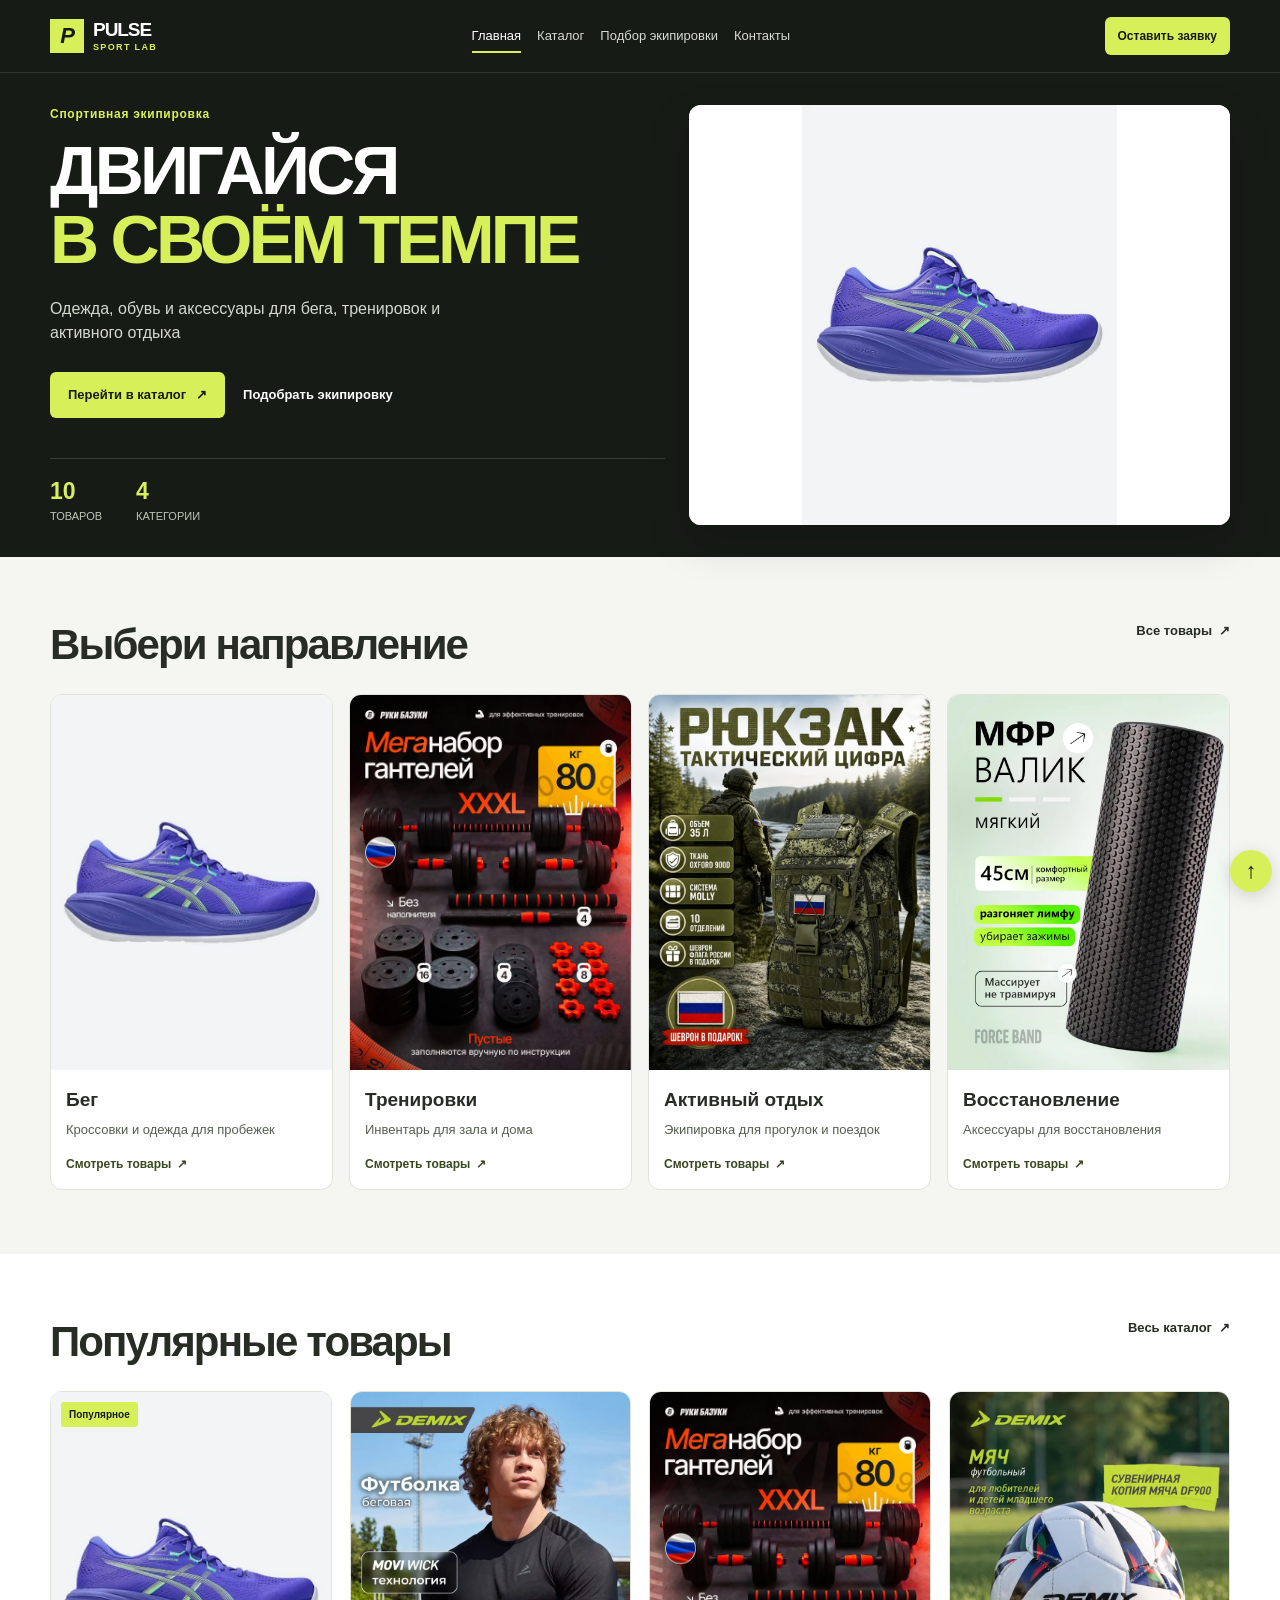
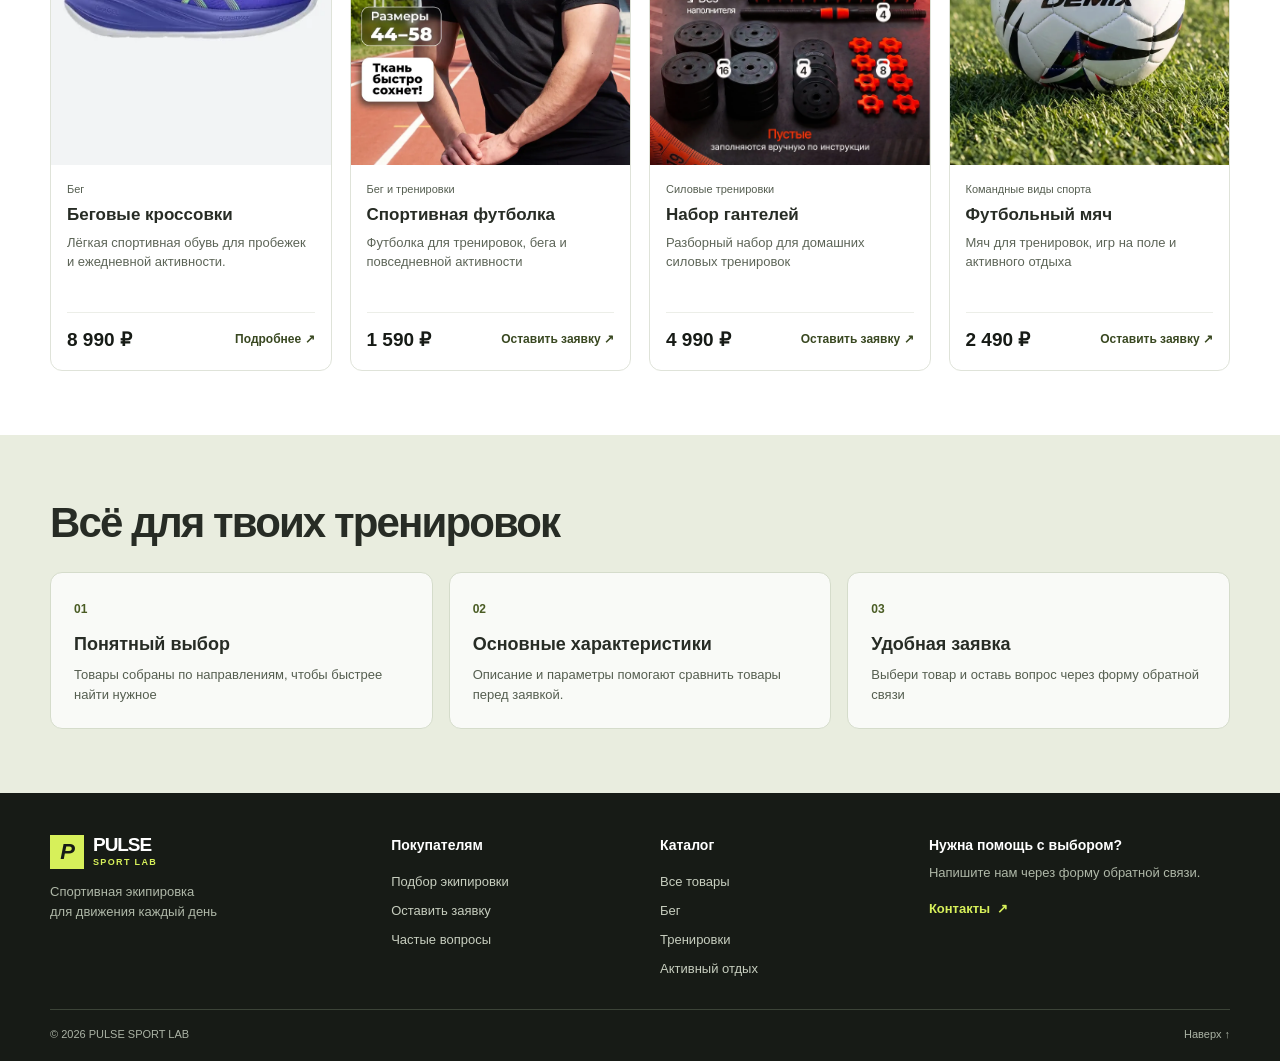
<file: index.html>
<!DOCTYPE html>
<html lang="ru">
<head>
  <meta charset="UTF-8">
  <meta name="viewport" content="width=device-width, initial-scale=1.0">
  <meta name="description" content="Спортивная одежда, обувь и аксессуары для бега, тренировок и активного отдыха">
  <meta name="theme-color" content="#171b16">
  <title>Главная — PULSE SPORT LAB</title>
  <link rel="stylesheet" href="css/style.css">
  <link rel="stylesheet" href="css/responsive.css">
</head>
<body>
<a class="skip-link" href="#main-content">Перейти к содержимому</a>
<header class="site-header">
  <div class="container site-header__inner">
    <a class="logo" href="index.html"><span class="logo__mark" aria-hidden="true">P</span><span class="logo__word">PULSE <small>SPORT LAB</small></span></a>
    <button class="menu-toggle" type="button" aria-expanded="false" aria-controls="site-menu" hidden>Меню</button>
    <nav id="site-menu" class="site-nav" aria-label="Основная навигация"><ul class="site-nav__list"><li><a class="site-nav__link site-nav__link--active" href="index.html" aria-current="page">Главная</a></li><li><a class="site-nav__link" href="catalog.html">Каталог</a></li><li><a class="site-nav__link" href="guide.html">Подбор экипировки</a></li><li><a class="site-nav__link" href="contacts.html">Контакты</a></li></ul></nav>
    <a class="button button--small site-header__cta" href="order.html">Оставить заявку</a>
  </div>
</header>
<main id="main-content" tabindex="-1">
  <section class="hero">
    <div class="container hero__layout">
      <div class="hero__copy"><p class="eyebrow">Спортивная экипировка</p><h1 class="hero__title">ДВИГАЙСЯ<br><span>В СВОЁМ ТЕМПЕ</span></h1><p class="hero__description">Одежда, обувь и аксессуары для бега, тренировок и активного отдыха</p><div class="hero__actions"><a class="button" href="catalog.html">Перейти в каталог <span aria-hidden="true">↗</span></a><a class="text-link text-link--light" href="guide.html">Подобрать экипировку</a></div><div class="hero__meta"><div><strong>10</strong><span>ТОВАРОВ</span></div><div><strong>4</strong><span>КАТЕГОРИИ</span></div></div></div>
      <div class="hero__visual"><img class="hero__image" src="images/running-shoes.webp" srcset="images/running-shoes-360.webp 360w, images/running-shoes.webp 750w" sizes="(min-width: 768px) min(46vw, 550px), calc(100vw - 32px)" alt="Беговые кроссовки фиолетового цвета" width="750" height="1000" loading="eager" decoding="async"></div>
    </div>
  </section>
  <section class="section section--paper" id="directions"><div class="container"><div class="section-heading"><div><h2>Выбери направление</h2></div><a class="text-link" href="catalog.html">Все товары <span aria-hidden="true">↗</span></a></div><div class="category-grid"><a class="category-card" href="catalog.html#run">
  <div class="category-card__media"><img src="images/running-shoes.webp" srcset="images/running-shoes-360.webp 360w, images/running-shoes.webp 750w" sizes="(min-width: 1024px) 280px, (min-width: 640px) 44vw, calc(100vw - 32px)" alt="Беговые кроссовки" loading="lazy" decoding="async"></div>
  <div class="category-card__body"><h3>Бег</h3><p>Кроссовки и одежда для пробежек</p><span class="category-card__link">Смотреть товары <span aria-hidden="true">↗</span></span></div>
</a><a class="category-card" href="catalog.html#train">
  <div class="category-card__media"><img src="images/dumbbells.webp" alt="Набор гантелей" loading="lazy" decoding="async"></div>
  <div class="category-card__body"><h3>Тренировки</h3><p>Инвентарь для зала и дома</p><span class="category-card__link">Смотреть товары <span aria-hidden="true">↗</span></span></div>
</a><a class="category-card" href="catalog.html#outdoor">
  <div class="category-card__media"><img src="images/backpack.webp" alt="Тактический рюкзак" loading="lazy" decoding="async"></div>
  <div class="category-card__body"><h3>Активный отдых</h3><p>Экипировка для прогулок и поездок</p><span class="category-card__link">Смотреть товары <span aria-hidden="true">↗</span></span></div>
</a><a class="category-card" href="catalog.html#recovery">
  <div class="category-card__media"><img src="images/foam-roller.webp" alt="Массажный ролл" loading="lazy" decoding="async"></div>
  <div class="category-card__body"><h3>Восстановление</h3><p>Аксессуары для восстановления</p><span class="category-card__link">Смотреть товары <span aria-hidden="true">↗</span></span></div>
</a></div></div></section>
  <section class="section section--white" id="popular"><div class="container"><div class="section-heading"><div><h2>Популярные товары</h2></div><a class="text-link" href="catalog.html">Весь каталог <span aria-hidden="true">↗</span></a></div><div class="product-grid product-grid--four"><article class="product-card">
      <a class="product-card__media" href="product.html"><span class="product-card__badge">Популярное</span><img class="product-card__image" src="images/running-shoes.webp" srcset="images/running-shoes-360.webp 360w, images/running-shoes.webp 750w" sizes="(min-width: 1024px) 280px, (min-width: 640px) 44vw, calc(100vw - 32px)" alt="Беговые кроссовки фиолетового цвета" width="750" height="1000" loading="lazy" decoding="async"></a>
      <div class="product-card__content">
        <p class="product-card__category">Бег</p>
        <h3 class="product-card__title"><a href="product.html">Беговые кроссовки</a></h3>
        <p class="product-card__description">Лёгкая спортивная обувь для пробежек и ежедневной активности.</p>
        <div class="product-card__bottom"><span class="product-card__price">8 990 ₽</span><a class="product-card__link" href="product.html">Подробнее <span aria-hidden="true">↗</span></a></div>
      </div>
    </article><article class="product-card">
      <a class="product-card__media" href="order.html?product=%D0%A1%D0%BF%D0%BE%D1%80%D1%82%D0%B8%D0%B2%D0%BD%D0%B0%D1%8F%20%D1%84%D1%83%D1%82%D0%B1%D0%BE%D0%BB%D0%BA%D0%B0"><img class="product-card__image" src="images/sports-tshirt.webp" alt="Чёрная спортивная футболка" width="750" height="1000" loading="lazy" decoding="async"></a>
      <div class="product-card__content">
        <p class="product-card__category">Бег и тренировки</p>
        <h3 class="product-card__title"><a href="order.html?product=%D0%A1%D0%BF%D0%BE%D1%80%D1%82%D0%B8%D0%B2%D0%BD%D0%B0%D1%8F%20%D1%84%D1%83%D1%82%D0%B1%D0%BE%D0%BB%D0%BA%D0%B0">Спортивная футболка</a></h3>
        <p class="product-card__description">Футболка для тренировок, бега и повседневной активности</p>
        <div class="product-card__bottom"><span class="product-card__price">1 590 ₽</span><a class="product-card__link" href="order.html?product=%D0%A1%D0%BF%D0%BE%D1%80%D1%82%D0%B8%D0%B2%D0%BD%D0%B0%D1%8F%20%D1%84%D1%83%D1%82%D0%B1%D0%BE%D0%BB%D0%BA%D0%B0">Оставить заявку <span aria-hidden="true">↗</span></a></div>
      </div>
    </article><article class="product-card">
      <a class="product-card__media" href="order.html?product=%D0%9D%D0%B0%D0%B1%D0%BE%D1%80%20%D0%B3%D0%B0%D0%BD%D1%82%D0%B5%D0%BB%D0%B5%D0%B9"><img class="product-card__image" src="images/dumbbells.webp" alt="Набор разборных гантелей" width="1200" height="1600" loading="lazy" decoding="async"></a>
      <div class="product-card__content">
        <p class="product-card__category">Силовые тренировки</p>
        <h3 class="product-card__title"><a href="order.html?product=%D0%9D%D0%B0%D0%B1%D0%BE%D1%80%20%D0%B3%D0%B0%D0%BD%D1%82%D0%B5%D0%BB%D0%B5%D0%B9">Набор гантелей</a></h3>
        <p class="product-card__description">Разборный набор для домашних силовых тренировок</p>
        <div class="product-card__bottom"><span class="product-card__price">4 990 ₽</span><a class="product-card__link" href="order.html?product=%D0%9D%D0%B0%D0%B1%D0%BE%D1%80%20%D0%B3%D0%B0%D0%BD%D1%82%D0%B5%D0%BB%D0%B5%D0%B9">Оставить заявку <span aria-hidden="true">↗</span></a></div>
      </div>
    </article><article class="product-card">
      <a class="product-card__media" href="order.html?product=%D0%A4%D1%83%D1%82%D0%B1%D0%BE%D0%BB%D1%8C%D0%BD%D1%8B%D0%B9%20%D0%BC%D1%8F%D1%87"><img class="product-card__image" src="images/football.webp" alt="Футбольный мяч белого цвета" width="750" height="1000" loading="lazy" decoding="async"></a>
      <div class="product-card__content">
        <p class="product-card__category">Командные виды спорта</p>
        <h3 class="product-card__title"><a href="order.html?product=%D0%A4%D1%83%D1%82%D0%B1%D0%BE%D0%BB%D1%8C%D0%BD%D1%8B%D0%B9%20%D0%BC%D1%8F%D1%87">Футбольный мяч</a></h3>
        <p class="product-card__description">Мяч для тренировок, игр на поле и активного отдыха</p>
        <div class="product-card__bottom"><span class="product-card__price">2 490 ₽</span><a class="product-card__link" href="order.html?product=%D0%A4%D1%83%D1%82%D0%B1%D0%BE%D0%BB%D1%8C%D0%BD%D1%8B%D0%B9%20%D0%BC%D1%8F%D1%87">Оставить заявку <span aria-hidden="true">↗</span></a></div>
      </div>
    </article></div></div></section>
  <section class="benefits-section"><div class="container"><div class="section-heading"><div><h2>Всё для твоих тренировок</h2></div></div><div class="benefit-grid"><article class="benefit-card"><span class="benefit-card__number">01</span><h3>Понятный выбор</h3><p>Товары собраны по направлениям, чтобы быстрее найти нужное</p></article><article class="benefit-card"><span class="benefit-card__number">02</span><h3>Основные характеристики</h3><p>Описание и параметры помогают сравнить товары перед заявкой.</p></article><article class="benefit-card"><span class="benefit-card__number">03</span><h3>Удобная заявка</h3><p>Выбери товар и оставь вопрос через форму обратной связи</p></article></div></div></section>

</main>
<footer class="site-footer">
  <div class="container">
    <div class="site-footer__main">
      <div class="site-footer__brand"><a class="logo logo--footer" href="index.html"><span class="logo__mark" aria-hidden="true">P</span><span class="logo__word">PULSE <small>SPORT LAB</small></span></a><p>Спортивная экипировка<br>для движения каждый день</p></div>
      <nav class="site-footer__column" aria-label="Покупателям"><h2>Покупателям</h2><a href="guide.html">Подбор экипировки</a><a href="order.html">Оставить заявку</a><a href="contacts.html#faq">Частые вопросы</a></nav>
      <nav class="site-footer__column" aria-label="Каталог"><h2>Каталог</h2><a href="catalog.html">Все товары</a><a href="catalog.html#run">Бег</a><a href="catalog.html#train">Тренировки</a><a href="catalog.html#outdoor">Активный отдых</a></nav>
      <div class="site-footer__contact"><h2>Нужна помощь с выбором?</h2><p>Напишите нам через форму обратной связи.</p><a class="site-footer__contact-link" href="contacts.html">Контакты <span aria-hidden="true">↗</span></a></div>
    </div>
    <div class="site-footer__bottom"><span>© 2026 PULSE SPORT LAB</span><a href="#main-content">Наверх ↑</a></div>
  </div>
</footer>
<a class="back-to-top" href="#main-content" aria-label="Вернуться наверх">↑</a>
<script src="js/main.js" defer></script>
</body>
</html>
</file>
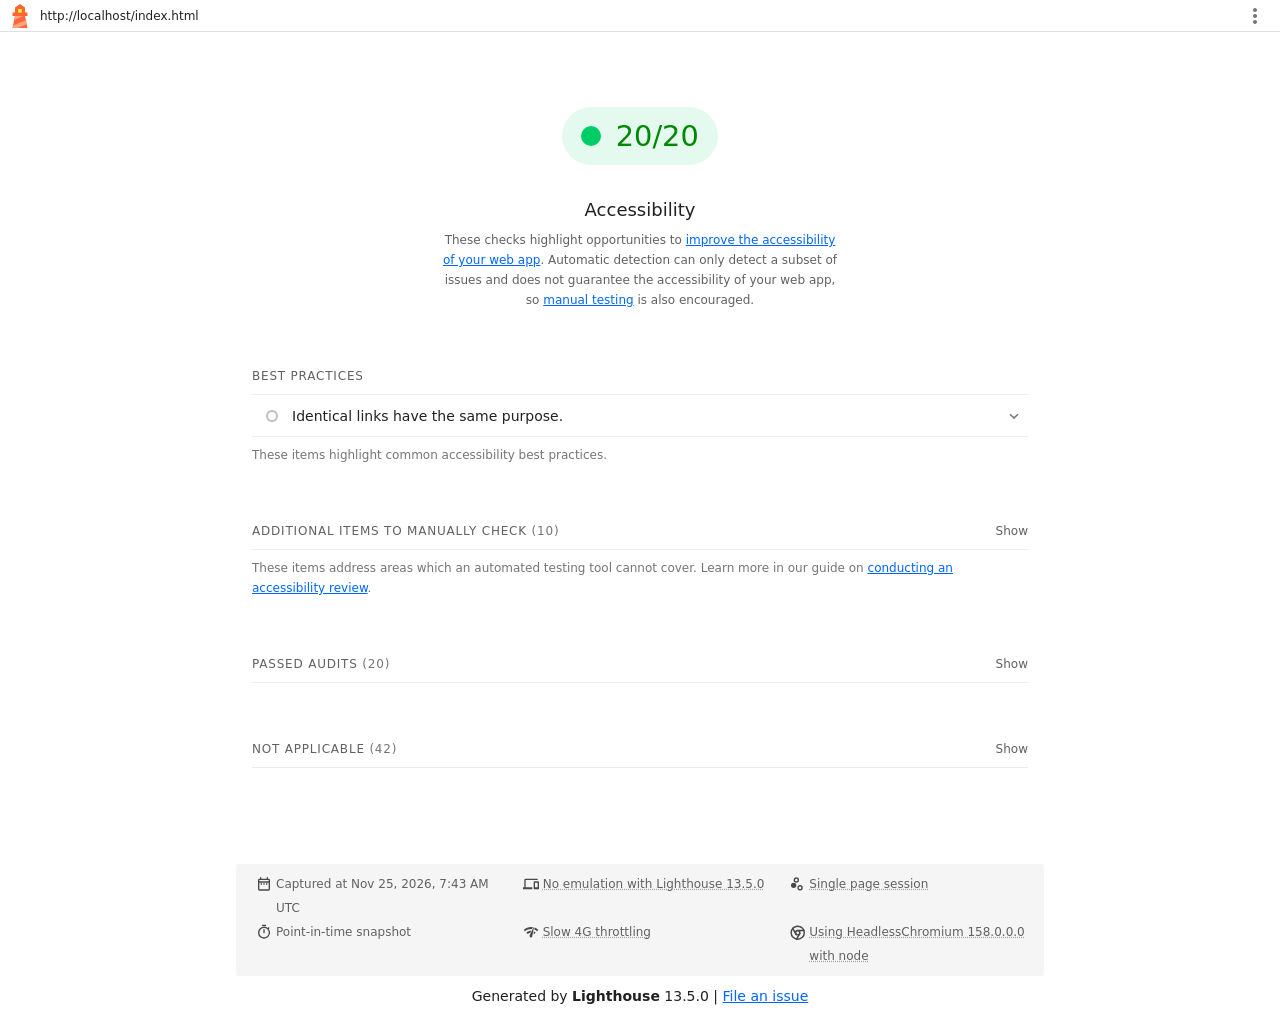
<file: lighthouse/index.html>
<!--
@license
Copyright 2018 Google LLC
SPDX-License-Identifier: Apache-2.0
-->
<!doctype html>
<html lang="en">
<head>
  <meta charset="utf-8">
  <meta name="viewport" content="width=device-width, initial-scale=1, minimum-scale=1">
  <link rel="icon" href='data:image/svg+xml;utf8,<svg fill="none" xmlns="http://www.w3.org/2000/svg" viewBox="0 0 48 48"><path d="m14 7 10-7 10 7v10h5v7h-5l5 24H9l5-24H9v-7h5V7Z" fill="%23F63"/><path d="M31.561 24H14l-1.689 8.105L31.561 24ZM18.983 48H9l1.022-4.907L35.723 32.27l1.663 7.98L18.983 48Z" fill="%23FFA385"/><path fill="%23FF3" d="M20.5 10h7v7h-7z"/></svg>'>
  <title>Lighthouse Report</title>
  <style>body {margin: 0}</style>
</head>
<body>
  <noscript>Lighthouse report requires JavaScript. Please enable.</noscript>

  <div id="lh-log"></div>

  <script>window.__LIGHTHOUSE_JSON__ = {"lighthouseVersion":"13.5.0","finalDisplayedUrl":"http://localhost/index.html","fetchTime":"2026-11-25T07:43:25.602Z","gatherMode":"snapshot","runWarnings":[],"userAgent":"Mozilla/5.0 (Windows NT 10.0; Win64; x64) AppleWebKit/537.36 (KHTML, like Gecko) HeadlessChrome/158.0.0.0 Safari/537.36","environment":{"hostUserAgent":"Mozilla/5.0 (Windows NT 10.0; Win64; x64) AppleWebKit/537.36 (KHTML, like Gecko) HeadlessChrome/158.0.0.0 Safari/537.36","benchmarkIndex":1859.5,"credits":{"axe-core":"4.13.0"}},"audits":{"accesskeys":{"id":"accesskeys","title":"`[accesskey]` values are unique","description":"Access keys let users quickly focus a part of the page. For proper navigation, each access key must be unique. [Learn more about access keys](https://dequeuniversity.com/rules/axe/4.13/accesskeys).","score":null,"scoreDisplayMode":"notApplicable"},"aria-allowed-attr":{"id":"aria-allowed-attr","title":"`[aria-*]` attributes match their roles","description":"Each ARIA `role` supports a specific subset of `aria-*` attributes. Mismatching these invalidates the `aria-*` attributes. [Learn how to match ARIA attributes to their roles](https://dequeuniversity.com/rules/axe/4.13/aria-allowed-attr).","score":1,"scoreDisplayMode":"binary","details":{"type":"table","headings":[{"key":"node","valueType":"node","subItemsHeading":{"key":"relatedNode","valueType":"node"},"label":"Failing Elements"}],"items":[]}},"aria-allowed-role":{"id":"aria-allowed-role","title":"Uses ARIA roles only on compatible elements","description":"Many HTML elements can only be assigned certain ARIA roles. Using ARIA roles where they are not allowed can interfere with the accessibility of the web page. [Learn more about ARIA roles](https://dequeuniversity.com/rules/axe/4.13/aria-allowed-role).","score":null,"scoreDisplayMode":"notApplicable"},"aria-command-name":{"id":"aria-command-name","title":"`button`, `link`, and `menuitem` elements have accessible names","description":"When an element doesn't have an accessible name, screen readers announce it with a generic name, making it unusable for users who rely on screen readers. [Learn how to make command elements more accessible](https://dequeuniversity.com/rules/axe/4.13/aria-command-name).","score":null,"scoreDisplayMode":"notApplicable"},"aria-conditional-attr":{"id":"aria-conditional-attr","title":"ARIA attributes are used as specified for the element's role","description":"Some ARIA attributes are only allowed on an element under certain conditions. [Learn more about conditional ARIA attributes](https://dequeuniversity.com/rules/axe/4.13/aria-conditional-attr).","score":1,"scoreDisplayMode":"binary","details":{"type":"table","headings":[{"key":"node","valueType":"node","subItemsHeading":{"key":"relatedNode","valueType":"node"},"label":"Failing Elements"}],"items":[]}},"aria-deprecated-role":{"id":"aria-deprecated-role","title":"Deprecated ARIA roles were not used","description":"Deprecated ARIA roles may not be processed correctly by assistive technology. [Learn more about deprecated ARIA roles](https://dequeuniversity.com/rules/axe/4.13/aria-deprecated-role).","score":null,"scoreDisplayMode":"notApplicable"},"aria-dialog-name":{"id":"aria-dialog-name","title":"Elements with `role=\"dialog\"` or `role=\"alertdialog\"` have accessible names.","description":"ARIA dialog elements without accessible names may prevent screen readers users from discerning the purpose of these elements. [Learn how to make ARIA dialog elements more accessible](https://dequeuniversity.com/rules/axe/4.13/aria-dialog-name).","score":null,"scoreDisplayMode":"notApplicable"},"aria-hidden-body":{"id":"aria-hidden-body","title":"`[aria-hidden=\"true\"]` is not present on the document `\u003cbody>`","description":"Assistive technologies, like screen readers, work inconsistently when `aria-hidden=\"true\"` is set on the document `\u003cbody>`. [Learn how `aria-hidden` affects the document body](https://dequeuniversity.com/rules/axe/4.13/aria-hidden-body).","score":1,"scoreDisplayMode":"binary","details":{"type":"table","headings":[{"key":"node","valueType":"node","subItemsHeading":{"key":"relatedNode","valueType":"node"},"label":"Failing Elements"}],"items":[]}},"aria-hidden-focus":{"id":"aria-hidden-focus","title":"`[aria-hidden=\"true\"]` elements do not contain focusable descendents","description":"Focusable descendents within an `[aria-hidden=\"true\"]` element prevent those interactive elements from being available to users of assistive technologies like screen readers. [Learn how `aria-hidden` affects focusable elements](https://dequeuniversity.com/rules/axe/4.13/aria-hidden-focus).","score":1,"scoreDisplayMode":"binary","details":{"type":"table","headings":[{"key":"node","valueType":"node","subItemsHeading":{"key":"relatedNode","valueType":"node"},"label":"Failing Elements"}],"items":[]}},"aria-input-field-name":{"id":"aria-input-field-name","title":"ARIA input fields have accessible names","description":"When an input field doesn't have an accessible name, screen readers announce it with a generic name, making it unusable for users who rely on screen readers. [Learn more about input field labels](https://dequeuniversity.com/rules/axe/4.13/aria-input-field-name).","score":null,"scoreDisplayMode":"notApplicable"},"aria-meter-name":{"id":"aria-meter-name","title":"ARIA `meter` elements have accessible names","description":"When a meter element doesn't have an accessible name, screen readers announce it with a generic name, making it unusable for users who rely on screen readers. [Learn how to name `meter` elements](https://dequeuniversity.com/rules/axe/4.13/aria-meter-name).","score":null,"scoreDisplayMode":"notApplicable"},"aria-progressbar-name":{"id":"aria-progressbar-name","title":"ARIA `progressbar` elements have accessible names","description":"When a `progressbar` element doesn't have an accessible name, screen readers announce it with a generic name, making it unusable for users who rely on screen readers. [Learn how to label `progressbar` elements](https://dequeuniversity.com/rules/axe/4.13/aria-progressbar-name).","score":null,"scoreDisplayMode":"notApplicable"},"aria-prohibited-attr":{"id":"aria-prohibited-attr","title":"Elements use only permitted ARIA attributes","description":"Using ARIA attributes in roles where they are prohibited can mean that important information is not communicated to users of assistive technologies. [Learn more about prohibited ARIA roles](https://dequeuniversity.com/rules/axe/4.13/aria-prohibited-attr).","score":1,"scoreDisplayMode":"binary","details":{"type":"table","headings":[{"key":"node","valueType":"node","subItemsHeading":{"key":"relatedNode","valueType":"node"},"label":"Failing Elements"}],"items":[]}},"aria-required-attr":{"id":"aria-required-attr","title":"`[role]`s have all required `[aria-*]` attributes","description":"Some ARIA roles have required attributes that describe the state of the element to screen readers. [Learn more about roles and required attributes](https://dequeuniversity.com/rules/axe/4.13/aria-required-attr).","score":null,"scoreDisplayMode":"notApplicable"},"aria-required-children":{"id":"aria-required-children","title":"Elements with an ARIA `[role]` that require children to contain a specific `[role]` have all required children.","description":"Some ARIA parent roles must contain specific child roles to perform their intended accessibility functions. [Learn more about roles and required children elements](https://dequeuniversity.com/rules/axe/4.13/aria-required-children).","score":null,"scoreDisplayMode":"notApplicable"},"aria-required-parent":{"id":"aria-required-parent","title":"`[role]`s are contained by their required parent element","description":"Some ARIA child roles must be contained by specific parent roles to properly perform their intended accessibility functions. [Learn more about ARIA roles and required parent element](https://dequeuniversity.com/rules/axe/4.13/aria-required-parent).","score":null,"scoreDisplayMode":"notApplicable"},"aria-roles":{"id":"aria-roles","title":"`[role]` values are valid","description":"ARIA roles must have valid values in order to perform their intended accessibility functions. [Learn more about valid ARIA roles](https://dequeuniversity.com/rules/axe/4.13/aria-roles).","score":null,"scoreDisplayMode":"notApplicable"},"aria-text":{"id":"aria-text","title":"Elements with the `role=text` attribute do not have focusable descendents.","description":"Adding `role=text` around a text node split by markup enables VoiceOver to treat it as one phrase, but the element's focusable descendents will not be announced. [Learn more about the `role=text` attribute](https://dequeuniversity.com/rules/axe/4.13/aria-text).","score":null,"scoreDisplayMode":"notApplicable"},"aria-toggle-field-name":{"id":"aria-toggle-field-name","title":"ARIA toggle fields have accessible names","description":"When a toggle field doesn't have an accessible name, screen readers announce it with a generic name, making it unusable for users who rely on screen readers. [Learn more about toggle fields](https://dequeuniversity.com/rules/axe/4.13/aria-toggle-field-name).","score":null,"scoreDisplayMode":"notApplicable"},"aria-tooltip-name":{"id":"aria-tooltip-name","title":"ARIA `tooltip` elements have accessible names","description":"When a tooltip element doesn't have an accessible name, screen readers announce it with a generic name, making it unusable for users who rely on screen readers. [Learn how to name `tooltip` elements](https://dequeuniversity.com/rules/axe/4.13/aria-tooltip-name).","score":null,"scoreDisplayMode":"notApplicable"},"aria-treeitem-name":{"id":"aria-treeitem-name","title":"ARIA `treeitem` elements have accessible names","description":"When a `treeitem` element doesn't have an accessible name, screen readers announce it with a generic name, making it unusable for users who rely on screen readers. [Learn more about labeling `treeitem` elements](https://dequeuniversity.com/rules/axe/4.13/aria-treeitem-name).","score":null,"scoreDisplayMode":"notApplicable"},"aria-valid-attr-value":{"id":"aria-valid-attr-value","title":"`[aria-*]` attributes have valid values","description":"Assistive technologies, like screen readers, can't interpret ARIA attributes with invalid values. [Learn more about valid values for ARIA attributes](https://dequeuniversity.com/rules/axe/4.13/aria-valid-attr-value).","score":1,"scoreDisplayMode":"binary","details":{"type":"table","headings":[{"key":"node","valueType":"node","subItemsHeading":{"key":"relatedNode","valueType":"node"},"label":"Failing Elements"}],"items":[]}},"aria-valid-attr":{"id":"aria-valid-attr","title":"`[aria-*]` attributes are valid and not misspelled","description":"Assistive technologies, like screen readers, can't interpret ARIA attributes with invalid names. [Learn more about valid ARIA attributes](https://dequeuniversity.com/rules/axe/4.13/aria-valid-attr).","score":1,"scoreDisplayMode":"binary","details":{"type":"table","headings":[{"key":"node","valueType":"node","subItemsHeading":{"key":"relatedNode","valueType":"node"},"label":"Failing Elements"}],"items":[]}},"button-name":{"id":"button-name","title":"Buttons have an accessible name","description":"When a button doesn't have an accessible name, screen readers announce it as \"button\", making it unusable for users who rely on screen readers. [Learn how to make buttons more accessible](https://dequeuniversity.com/rules/axe/4.13/button-name).","score":1,"scoreDisplayMode":"binary","details":{"type":"table","headings":[{"key":"node","valueType":"node","subItemsHeading":{"key":"relatedNode","valueType":"node"},"label":"Failing Elements"}],"items":[]}},"bypass":{"id":"bypass","title":"The page contains a heading, skip link, or landmark region","description":"Adding ways to bypass repetitive content lets keyboard users navigate the page more efficiently. [Learn more about bypass blocks](https://dequeuniversity.com/rules/axe/4.13/bypass).","score":null,"scoreDisplayMode":"notApplicable"},"color-contrast":{"id":"color-contrast","title":"Background and foreground colors have a sufficient contrast ratio","description":"Low-contrast text is difficult or impossible for many users to read. [Learn how to provide sufficient color contrast](https://dequeuniversity.com/rules/axe/4.13/color-contrast).","score":1,"scoreDisplayMode":"binary","details":{"type":"table","headings":[{"key":"node","valueType":"node","subItemsHeading":{"key":"relatedNode","valueType":"node"},"label":"Failing Elements"}],"items":[]}},"definition-list":{"id":"definition-list","title":"`\u003cdl>`'s contain only properly-ordered `\u003cdt>` and `\u003cdd>` groups, `\u003cscript>`, `\u003ctemplate>` or `\u003cdiv>` elements.","description":"When definition lists are not properly marked up, screen readers may produce confusing or inaccurate output. [Learn how to structure definition lists correctly](https://dequeuniversity.com/rules/axe/4.13/definition-list).","score":null,"scoreDisplayMode":"notApplicable"},"dlitem":{"id":"dlitem","title":"Definition list items are wrapped in `\u003cdl>` elements","description":"Definition list items (`\u003cdt>` and `\u003cdd>`) must be wrapped in a parent `\u003cdl>` element to ensure that screen readers can properly announce them. [Learn how to structure definition lists correctly](https://dequeuniversity.com/rules/axe/4.13/dlitem).","score":null,"scoreDisplayMode":"notApplicable"},"document-title":{"id":"document-title","title":"Document has a `\u003ctitle>` element","description":"The title gives screen reader users an overview of the page, and search engine users rely on it heavily to determine if a page is relevant to their search. [Learn more about document titles](https://dequeuniversity.com/rules/axe/4.13/document-title).","score":1,"scoreDisplayMode":"binary","details":{"type":"table","headings":[{"key":"node","valueType":"node","subItemsHeading":{"key":"relatedNode","valueType":"node"},"label":"Failing Elements"}],"items":[]}},"duplicate-id-aria":{"id":"duplicate-id-aria","title":"ARIA IDs are unique","description":"The value of an ARIA ID must be unique to prevent other instances from being overlooked by assistive technologies. [Learn how to fix duplicate ARIA IDs](https://dequeuniversity.com/rules/axe/4.13/duplicate-id-aria).","score":null,"scoreDisplayMode":"notApplicable"},"empty-heading":{"id":"empty-heading","title":"All heading elements contain content.","description":"A heading with no content or inaccessible text prevent screen reader users from accessing information on the page's structure. [Learn more about headings](https://dequeuniversity.com/rules/axe/4.13/empty-heading).","score":null,"scoreDisplayMode":"notApplicable"},"form-field-multiple-labels":{"id":"form-field-multiple-labels","title":"No form fields have multiple labels","description":"Form fields with multiple labels can be confusingly announced by assistive technologies like screen readers which use either the first, the last, or all of the labels. [Learn how to use form labels](https://dequeuniversity.com/rules/axe/4.13/form-field-multiple-labels).","score":null,"scoreDisplayMode":"notApplicable"},"frame-title":{"id":"frame-title","title":"`\u003cframe>` or `\u003ciframe>` elements have a title","description":"Screen reader users rely on frame titles to describe the contents of frames. [Learn more about frame titles](https://dequeuniversity.com/rules/axe/4.13/frame-title).","score":null,"scoreDisplayMode":"notApplicable"},"heading-order":{"id":"heading-order","title":"Heading elements appear in a sequentially-descending order","description":"Properly ordered headings that do not skip levels convey the semantic structure of the page, making it easier to navigate and understand when using assistive technologies. [Learn more about heading order](https://dequeuniversity.com/rules/axe/4.13/heading-order).","score":1,"scoreDisplayMode":"binary","details":{"type":"table","headings":[{"key":"node","valueType":"node","subItemsHeading":{"key":"relatedNode","valueType":"node"},"label":"Failing Elements"}],"items":[]}},"html-has-lang":{"id":"html-has-lang","title":"`\u003chtml>` element has a `[lang]` attribute","description":"If a page doesn't specify a `lang` attribute, a screen reader assumes that the page is in the default language that the user chose when setting up the screen reader. If the page isn't actually in the default language, then the screen reader might not announce the page's text correctly. [Learn more about the `lang` attribute](https://dequeuniversity.com/rules/axe/4.13/html-has-lang).","score":1,"scoreDisplayMode":"binary","details":{"type":"table","headings":[{"key":"node","valueType":"node","subItemsHeading":{"key":"relatedNode","valueType":"node"},"label":"Failing Elements"}],"items":[]}},"html-lang-valid":{"id":"html-lang-valid","title":"`\u003chtml>` element has a valid value for its `[lang]` attribute","description":"Specifying a valid [BCP 47 language](https://www.w3.org/International/questions/qa-choosing-language-tags#question) helps screen readers announce text properly. [Learn how to use the `lang` attribute](https://dequeuniversity.com/rules/axe/4.13/html-lang-valid).","score":1,"scoreDisplayMode":"binary","details":{"type":"table","headings":[{"key":"node","valueType":"node","subItemsHeading":{"key":"relatedNode","valueType":"node"},"label":"Failing Elements"}],"items":[]}},"html-xml-lang-mismatch":{"id":"html-xml-lang-mismatch","title":"`\u003chtml>` element has an `[xml:lang]` attribute with the same base language as the `[lang]` attribute.","description":"If the webpage does not specify a consistent language, then the screen reader might not announce the page's text correctly. [Learn more about the `lang` attribute](https://dequeuniversity.com/rules/axe/4.13/html-xml-lang-mismatch).","score":null,"scoreDisplayMode":"notApplicable"},"identical-links-same-purpose":{"id":"identical-links-same-purpose","title":"Identical links have the same purpose.","description":"Links with the same destination should have the same description, to help users understand the link's purpose and decide whether to follow it. [Learn more about identical links](https://dequeuniversity.com/rules/axe/4.13/identical-links-same-purpose).","score":1,"scoreDisplayMode":"informative","details":{"type":"table","headings":[{"key":"node","valueType":"node","subItemsHeading":{"key":"relatedNode","valueType":"node"},"label":"Failing Elements"}],"items":[{"node":{"type":"node","lhId":"1-1-A","path":"1,HTML,1,BODY,1,HEADER,0,DIV,3,A","selector":"body > header.site-header > div.container > a.button","boundingRect":{"top":17,"bottom":55,"left":274,"right":399,"width":125,"height":38},"snippet":"\u003ca class=\"button button--small site-header__cta\" href=\"order.html\">","nodeLabel":"Оставить заявку","explanation":"Fix all of the following:\n  Check that links have the same purpose, or are intentionally ambiguous."},"subItems":{"type":"subitems","items":[{"relatedNode":{"type":"node","lhId":"1-2-A","path":"1,HTML,1,BODY,2,MAIN,2,SECTION,0,DIV,1,DIV,1,ARTICLE,1,DIV,3,DIV,1,A","selector":"article.product-card > div.product-card__content > div.product-card__bottom > a.product-card__link","boundingRect":{"top":3455,"bottom":3473,"left":270,"right":382,"width":112,"height":19},"snippet":"\u003ca class=\"product-card__link\" href=\"order.html?product=%D0%A1%D0%BF%D0%BE%D1%80%D1%82%D0%B8%D0%B2%D0%BD%D0%B0%…\">","nodeLabel":"Оставить заявку ↗"}},{"relatedNode":{"type":"node","lhId":"1-3-A","path":"1,HTML,1,BODY,2,MAIN,2,SECTION,0,DIV,1,DIV,2,ARTICLE,1,DIV,3,DIV,1,A","selector":"article.product-card > div.product-card__content > div.product-card__bottom > a.product-card__link","boundingRect":{"top":4188,"bottom":4207,"left":270,"right":382,"width":112,"height":19},"snippet":"\u003ca class=\"product-card__link\" href=\"order.html?product=%D0%9D%D0%B0%D0%B1%D0%BE%D1%80%20%D0%B3%D0%B0%D0%BD%D1%…\">","nodeLabel":"Оставить заявку ↗"}},{"relatedNode":{"type":"node","lhId":"1-4-A","path":"1,HTML,1,BODY,2,MAIN,2,SECTION,0,DIV,1,DIV,3,ARTICLE,1,DIV,3,DIV,1,A","selector":"article.product-card > div.product-card__content > div.product-card__bottom > a.product-card__link","boundingRect":{"top":4922,"bottom":4940,"left":270,"right":382,"width":112,"height":19},"snippet":"\u003ca class=\"product-card__link\" href=\"order.html?product=%D0%A4%D1%83%D1%82%D0%B1%D0%BE%D0%BB%D1%8C%D0%BD%D1%8B%…\">","nodeLabel":"Оставить заявку ↗"}}]}}],"debugData":{"type":"debugdata","impact":"minor","tags":["cat.semantics","wcag2aaa","wcag249"]}}},"image-alt":{"id":"image-alt","title":"Image elements have `[alt]` attributes","description":"Informative elements should aim for short, descriptive alternate text. Decorative elements can be ignored with an empty alt attribute. [Learn more about the `alt` attribute](https://dequeuniversity.com/rules/axe/4.13/image-alt).","score":1,"scoreDisplayMode":"binary","details":{"type":"table","headings":[{"key":"node","valueType":"node","subItemsHeading":{"key":"relatedNode","valueType":"node"},"label":"Failing Elements"}],"items":[]}},"image-redundant-alt":{"id":"image-redundant-alt","title":"Image elements do not have `[alt]` attributes that are redundant text.","description":"Informative elements should aim for short, descriptive alternative text. Alternative text that is exactly the same as the text adjacent to the link or image is potentially confusing for screen reader users, because the text will be read twice. [Learn more about the `alt` attribute](https://dequeuniversity.com/rules/axe/4.13/image-redundant-alt).","score":null,"scoreDisplayMode":"notApplicable"},"input-button-name":{"id":"input-button-name","title":"Input buttons have discernible text.","description":"Adding discernable and accessible text to input buttons may help screen reader users understand the purpose of the input button. [Learn more about input buttons](https://dequeuniversity.com/rules/axe/4.13/input-button-name).","score":null,"scoreDisplayMode":"notApplicable"},"input-image-alt":{"id":"input-image-alt","title":"`\u003cinput type=\"image\">` elements have `[alt]` text","description":"When an image is being used as an `\u003cinput>` button, providing alternative text can help screen reader users understand the purpose of the button. [Learn about input image alt text](https://dequeuniversity.com/rules/axe/4.13/input-image-alt).","score":null,"scoreDisplayMode":"notApplicable"},"label-content-name-mismatch":{"id":"label-content-name-mismatch","title":"Elements with visible text labels have matching accessible names.","description":"Visible text labels that do not match the accessible name can result in a confusing experience for screen reader users. [Learn more about accessible names](https://dequeuniversity.com/rules/axe/4.13/label-content-name-mismatch).","score":1,"scoreDisplayMode":"binary","details":{"type":"table","headings":[{"key":"node","valueType":"node","subItemsHeading":{"key":"relatedNode","valueType":"node"},"label":"Failing Elements"}],"items":[]}},"label":{"id":"label","title":"Form elements have associated labels","description":"Labels ensure that form controls are announced properly by assistive technologies, like screen readers. [Learn more about form element labels](https://dequeuniversity.com/rules/axe/4.13/label).","score":null,"scoreDisplayMode":"notApplicable"},"landmark-one-main":{"id":"landmark-one-main","title":"Document has a main landmark.","description":"One main landmark helps screen reader users navigate a web page. [Learn more about landmarks](https://dequeuniversity.com/rules/axe/4.13/landmark-one-main).","score":1,"scoreDisplayMode":"binary","details":{"type":"table","headings":[{"key":"node","valueType":"node","subItemsHeading":{"key":"relatedNode","valueType":"node"},"label":"Failing Elements"}],"items":[]}},"link-name":{"id":"link-name","title":"Links have a discernible name","description":"Link text (and alternate text for images, when used as links) that is discernible, unique, and focusable improves the navigation experience for screen reader users. [Learn how to make links accessible](https://dequeuniversity.com/rules/axe/4.13/link-name).","score":1,"scoreDisplayMode":"binary","details":{"type":"table","headings":[{"key":"node","valueType":"node","subItemsHeading":{"key":"relatedNode","valueType":"node"},"label":"Failing Elements"}],"items":[]}},"link-in-text-block":{"id":"link-in-text-block","title":"Links are distinguishable without relying on color.","description":"Low-contrast text is difficult or impossible for many users to read. Link text that is discernible improves the experience for users with low vision. [Learn how to make links distinguishable](https://dequeuniversity.com/rules/axe/4.13/link-in-text-block).","score":null,"scoreDisplayMode":"notApplicable"},"list":{"id":"list","title":"Lists contain only `\u003cli>` elements and script supporting elements (`\u003cscript>` and `\u003ctemplate>`).","description":"Screen readers have a specific way of announcing lists. Ensuring proper list structure aids screen reader output. [Learn more about proper list structure](https://dequeuniversity.com/rules/axe/4.13/list).","score":null,"scoreDisplayMode":"notApplicable"},"listitem":{"id":"listitem","title":"List items (`\u003cli>`) are contained within `\u003cul>`, `\u003col>` or `\u003cmenu>` parent elements","description":"Screen readers require list items (`\u003cli>`) to be contained within a parent `\u003cul>`, `\u003col>` or `\u003cmenu>` to be announced properly. [Learn more about proper list structure](https://dequeuniversity.com/rules/axe/4.13/listitem).","score":null,"scoreDisplayMode":"notApplicable"},"meta-refresh":{"id":"meta-refresh","title":"The document does not use `\u003cmeta http-equiv=\"refresh\">`","description":"Users do not expect a page to refresh automatically, and doing so will move focus back to the top of the page. This may create a frustrating or confusing experience. [Learn more about the refresh meta tag](https://dequeuniversity.com/rules/axe/4.13/meta-refresh).","score":null,"scoreDisplayMode":"notApplicable"},"meta-viewport":{"id":"meta-viewport","title":"`[user-scalable=\"no\"]` is not used in the `\u003cmeta name=\"viewport\">` element and the `[maximum-scale]` attribute is not less than 5.","description":"Disabling zooming is problematic for users with low vision who rely on screen magnification to properly see the contents of a web page. [Learn more about the viewport meta tag](https://dequeuniversity.com/rules/axe/4.13/meta-viewport).","score":1,"scoreDisplayMode":"binary","details":{"type":"table","headings":[{"key":"node","valueType":"node","subItemsHeading":{"key":"relatedNode","valueType":"node"},"label":"Failing Elements"}],"items":[]}},"object-alt":{"id":"object-alt","title":"`\u003cobject>` elements have alternate text","description":"Screen readers cannot translate non-text content. Adding alternate text to `\u003cobject>` elements helps screen readers convey meaning to users. [Learn more about alt text for `object` elements](https://dequeuniversity.com/rules/axe/4.13/object-alt).","score":null,"scoreDisplayMode":"notApplicable"},"select-name":{"id":"select-name","title":"Select elements have associated label elements.","description":"Form elements without effective labels can create frustrating experiences for screen reader users. [Learn more about the `select` element](https://dequeuniversity.com/rules/axe/4.13/select-name).","score":null,"scoreDisplayMode":"notApplicable"},"skip-link":{"id":"skip-link","title":"Skip links are focusable.","description":"Including a skip link can help users skip to the main content to save time. [Learn more about skip links](https://dequeuniversity.com/rules/axe/4.13/skip-link).","score":1,"scoreDisplayMode":"binary","details":{"type":"table","headings":[{"key":"node","valueType":"node","subItemsHeading":{"key":"relatedNode","valueType":"node"},"label":"Failing Elements"}],"items":[]}},"tabindex":{"id":"tabindex","title":"No element has a `[tabindex]` value greater than 0","description":"A value greater than 0 implies an explicit navigation ordering. Although technically valid, this often creates frustrating experiences for users who rely on assistive technologies. [Learn more about the `tabindex` attribute](https://dequeuniversity.com/rules/axe/4.13/tabindex).","score":1,"scoreDisplayMode":"binary","details":{"type":"table","headings":[{"key":"node","valueType":"node","subItemsHeading":{"key":"relatedNode","valueType":"node"},"label":"Failing Elements"}],"items":[]}},"table-duplicate-name":{"id":"table-duplicate-name","title":"Tables have different content in the summary attribute and `\u003ccaption>`.","description":"The summary attribute should describe the table structure, while `\u003ccaption>` should have the onscreen title. Accurate table mark-up helps users of screen readers. [Learn more about summary and caption](https://dequeuniversity.com/rules/axe/4.13/table-duplicate-name).","score":null,"scoreDisplayMode":"notApplicable"},"table-fake-caption":{"id":"table-fake-caption","title":"Tables use `\u003ccaption>` instead of cells with the `[colspan]` attribute to indicate a caption.","description":"Screen readers have features to make navigating tables easier. Ensuring that tables use the actual caption element instead of cells with the `[colspan]` attribute may improve the experience for screen reader users. [Learn more about captions](https://dequeuniversity.com/rules/axe/4.13/table-fake-caption).","score":null,"scoreDisplayMode":"notApplicable"},"target-size":{"id":"target-size","title":"Touch targets have sufficient size and spacing.","description":"Touch targets with sufficient size and spacing help users who may have difficulty targeting small controls to activate the targets. [Learn more about touch targets](https://dequeuniversity.com/rules/axe/4.13/target-size).","score":1,"scoreDisplayMode":"binary","details":{"type":"table","headings":[{"key":"node","valueType":"node","subItemsHeading":{"key":"relatedNode","valueType":"node"},"label":"Failing Elements"}],"items":[]}},"td-has-header":{"id":"td-has-header","title":"`\u003ctd>` elements in a large `\u003ctable>` have one or more table headers.","description":"Screen readers have features to make navigating tables easier. Ensuring that `\u003ctd>` elements in a large table (3 or more cells in width and height) have an associated table header may improve the experience for screen reader users. [Learn more about table headers](https://dequeuniversity.com/rules/axe/4.13/td-has-header).","score":null,"scoreDisplayMode":"notApplicable"},"td-headers-attr":{"id":"td-headers-attr","title":"Cells in a `\u003ctable>` element that use the `[headers]` attribute refer to table cells within the same table.","description":"Screen readers have features to make navigating tables easier. Ensuring `\u003ctd>` cells using the `[headers]` attribute only refer to other cells in the same table may improve the experience for screen reader users. [Learn more about the `headers` attribute](https://dequeuniversity.com/rules/axe/4.13/td-headers-attr).","score":null,"scoreDisplayMode":"notApplicable"},"th-has-data-cells":{"id":"th-has-data-cells","title":"`\u003cth>` elements and elements with `[role=\"columnheader\"/\"rowheader\"]` have data cells they describe.","description":"Screen readers have features to make navigating tables easier. Ensuring table headers always refer to some set of cells may improve the experience for screen reader users. [Learn more about table headers](https://dequeuniversity.com/rules/axe/4.13/th-has-data-cells).","score":null,"scoreDisplayMode":"notApplicable"},"valid-lang":{"id":"valid-lang","title":"`[lang]` attributes have a valid value","description":"Specifying a valid [BCP 47 language](https://www.w3.org/International/questions/qa-choosing-language-tags#question) on elements helps ensure that text is pronounced correctly by a screen reader. [Learn how to use the `lang` attribute](https://dequeuniversity.com/rules/axe/4.13/valid-lang).","score":null,"scoreDisplayMode":"notApplicable"},"video-caption":{"id":"video-caption","title":"`\u003cvideo>` elements contain a `\u003ctrack>` element with `[kind=\"captions\"]`","description":"When a video provides a caption it is easier for deaf and hearing impaired users to access its information. [Learn more about video captions](https://dequeuniversity.com/rules/axe/4.13/video-caption).","score":null,"scoreDisplayMode":"notApplicable"},"custom-controls-labels":{"id":"custom-controls-labels","title":"Custom controls have associated labels","description":"Custom interactive controls have associated labels, provided by aria-label or aria-labelledby. [Learn more about custom controls and labels](https://developer.chrome.com/docs/lighthouse/accessibility/custom-controls-labels/).","score":null,"scoreDisplayMode":"manual"},"custom-controls-roles":{"id":"custom-controls-roles","title":"Custom controls have ARIA roles","description":"Custom interactive controls have appropriate ARIA roles. [Learn how to add roles to custom controls](https://developer.chrome.com/docs/lighthouse/accessibility/custom-control-roles/).","score":null,"scoreDisplayMode":"manual"},"focus-traps":{"id":"focus-traps","title":"User focus is not accidentally trapped in a region","description":"A user can tab into and out of any control or region without accidentally trapping their focus. [Learn how to avoid focus traps](https://developer.chrome.com/docs/lighthouse/accessibility/focus-traps/).","score":null,"scoreDisplayMode":"manual"},"focusable-controls":{"id":"focusable-controls","title":"Interactive controls are keyboard focusable","description":"Custom interactive controls are keyboard focusable and display a focus indicator. [Learn how to make custom controls focusable](https://developer.chrome.com/docs/lighthouse/accessibility/focusable-controls/).","score":null,"scoreDisplayMode":"manual"},"interactive-element-affordance":{"id":"interactive-element-affordance","title":"Interactive elements indicate their purpose and state","description":"Interactive elements, such as links and buttons, should indicate their state and be distinguishable from non-interactive elements. [Learn how to decorate interactive elements with affordance hints](https://developer.chrome.com/docs/lighthouse/accessibility/interactive-element-affordance/).","score":null,"scoreDisplayMode":"manual"},"logical-tab-order":{"id":"logical-tab-order","title":"The page has a logical tab order","description":"Tabbing through the page follows the visual layout. Users cannot focus elements that are offscreen. [Learn more about logical tab ordering](https://developer.chrome.com/docs/lighthouse/accessibility/logical-tab-order/).","score":null,"scoreDisplayMode":"manual"},"managed-focus":{"id":"managed-focus","title":"The user's focus is directed to new content added to the page","description":"If new content, such as a dialog, is added to the page, the user's focus is directed to it. [Learn how to direct focus to new content](https://developer.chrome.com/docs/lighthouse/accessibility/managed-focus/).","score":null,"scoreDisplayMode":"manual"},"offscreen-content-hidden":{"id":"offscreen-content-hidden","title":"Offscreen content is hidden from assistive technology","description":"Offscreen content is hidden with display: none or aria-hidden=true. [Learn how to properly hide offscreen content](https://developer.chrome.com/docs/lighthouse/accessibility/offscreen-content-hidden/).","score":null,"scoreDisplayMode":"manual"},"use-landmarks":{"id":"use-landmarks","title":"HTML5 landmark elements are used to improve navigation","description":"Landmark elements (`\u003cmain>`, `\u003cnav>`, etc.) are used to improve the keyboard navigation of the page for assistive technology. [Learn more about landmark elements](https://developer.chrome.com/docs/lighthouse/accessibility/use-landmarks/).","score":null,"scoreDisplayMode":"manual"},"visual-order-follows-dom":{"id":"visual-order-follows-dom","title":"Visual order on the page follows DOM order","description":"DOM order matches the visual order, improving navigation for assistive technology. [Learn more about DOM and visual ordering](https://developer.chrome.com/docs/lighthouse/accessibility/visual-order-follows-dom/).","score":null,"scoreDisplayMode":"manual"},"autocomplete-valid":{"id":"autocomplete-valid","title":"`autocomplete` attributes are used correctly","description":"The `autocomplete` attribute values must be valid and correctly applied for screen readers to function correctly. [Learn more about valid autocomplete values](https://dequeuniversity.com/rules/axe/4.13/autocomplete-valid).","score":null,"scoreDisplayMode":"notApplicable"},"presentation-role-conflict":{"id":"presentation-role-conflict","title":"Elements with `role=\"none\"` or `role=\"presentation\"` do not have conflicts","description":"There are certain cases where the semantic role of an element with `role=\"none\"` or `role=\"presentation\"` does not resolve to none or presentation. To ensure the element remains removed from the accessibility tree, you should not add any global ARIA attributes to the element or make it focusable. [Learn more about presentation role conflict](https://dequeuniversity.com/rules/axe/4.13/presentation-role-conflict).","score":null,"scoreDisplayMode":"notApplicable"},"svg-img-alt":{"id":"svg-img-alt","title":"SVG elements with an `img` role have an accessible text alternative","description":"Ensures SVG elements with an `img`, `graphics-document` or `graphics-symbol` role have an accessible text alternative. [Learn more about SVG alt text](https://dequeuniversity.com/rules/axe/4.13/svg-img-alt).","score":null,"scoreDisplayMode":"notApplicable"}},"configSettings":{"output":"json","maxWaitForFcp":30000,"maxWaitForLoad":45000,"pauseAfterFcpMs":1000,"pauseAfterLoadMs":1000,"networkQuietThresholdMs":1000,"cpuQuietThresholdMs":1000,"formFactor":"mobile","throttling":{"rttMs":150,"throughputKbps":1638.4,"requestLatencyMs":562.5,"downloadThroughputKbps":1474.5600000000002,"uploadThroughputKbps":675,"cpuSlowdownMultiplier":4},"throttlingMethod":"simulate","screenEmulation":{"mobile":true,"width":412,"height":823,"deviceScaleFactor":1.75,"disabled":true},"emulatedUserAgent":"Mozilla/5.0 (Linux; Android 11; moto g power (2022)) AppleWebKit/537.36 (KHTML, like Gecko) Chrome/136.0.0.0 Mobile Safari/537.36","auditMode":false,"gatherMode":false,"clearStorageTypes":["file_systems","shader_cache","service_workers","cache_storage"],"disableStorageReset":false,"debugNavigation":false,"channel":"node","usePassiveGathering":false,"disableFullPageScreenshot":false,"skipAboutBlank":false,"blankPage":"about:blank","ignoreStatusCode":true,"locale":"en-US","blockedUrlPatterns":null,"additionalTraceCategories":null,"extraHeaders":null,"precomputedLanternData":null,"onlyAudits":null,"onlyCategories":["accessibility"],"skipAudits":null},"categories":{"accessibility":{"title":"Accessibility","description":"These checks highlight opportunities to [improve the accessibility of your web app](https://developer.chrome.com/docs/lighthouse/accessibility/). Automatic detection can only detect a subset of issues and does not guarantee the accessibility of your web app, so [manual testing](https://web.dev/articles/how-to-review) is also encouraged.","manualDescription":"These items address areas which an automated testing tool cannot cover. Learn more in our guide on [conducting an accessibility review](https://web.dev/articles/how-to-review).","supportedModes":["navigation","snapshot"],"auditRefs":[{"id":"accesskeys","weight":0,"group":"a11y-navigation"},{"id":"aria-allowed-attr","weight":10,"group":"a11y-aria"},{"id":"aria-command-name","weight":0,"group":"a11y-aria"},{"id":"aria-conditional-attr","weight":7,"group":"a11y-aria"},{"id":"aria-deprecated-role","weight":0,"group":"a11y-aria"},{"id":"aria-dialog-name","weight":0,"group":"a11y-aria"},{"id":"aria-hidden-body","weight":10,"group":"a11y-aria"},{"id":"aria-hidden-focus","weight":7,"group":"a11y-aria"},{"id":"aria-input-field-name","weight":0,"group":"a11y-aria"},{"id":"aria-meter-name","weight":0,"group":"a11y-aria"},{"id":"aria-progressbar-name","weight":0,"group":"a11y-aria"},{"id":"aria-prohibited-attr","weight":7,"group":"a11y-aria"},{"id":"aria-required-attr","weight":0,"group":"a11y-aria"},{"id":"aria-required-children","weight":0,"group":"a11y-aria"},{"id":"aria-required-parent","weight":0,"group":"a11y-aria"},{"id":"aria-roles","weight":0,"group":"a11y-aria"},{"id":"aria-text","weight":0,"group":"a11y-aria"},{"id":"aria-toggle-field-name","weight":0,"group":"a11y-aria"},{"id":"aria-tooltip-name","weight":0,"group":"a11y-aria"},{"id":"aria-treeitem-name","weight":0,"group":"a11y-aria"},{"id":"aria-valid-attr-value","weight":10,"group":"a11y-aria"},{"id":"aria-valid-attr","weight":10,"group":"a11y-aria"},{"id":"button-name","weight":10,"group":"a11y-names-labels"},{"id":"bypass","weight":0,"group":"a11y-navigation"},{"id":"color-contrast","weight":7,"group":"a11y-color-contrast"},{"id":"definition-list","weight":0,"group":"a11y-tables-lists"},{"id":"dlitem","weight":0,"group":"a11y-tables-lists"},{"id":"document-title","weight":7,"group":"a11y-names-labels"},{"id":"duplicate-id-aria","weight":0,"group":"a11y-aria"},{"id":"form-field-multiple-labels","weight":0,"group":"a11y-names-labels"},{"id":"frame-title","weight":0,"group":"a11y-names-labels"},{"id":"heading-order","weight":3,"group":"a11y-navigation"},{"id":"html-has-lang","weight":7,"group":"a11y-language"},{"id":"html-lang-valid","weight":7,"group":"a11y-language"},{"id":"html-xml-lang-mismatch","weight":0,"group":"a11y-language"},{"id":"image-alt","weight":10,"group":"a11y-names-labels"},{"id":"input-button-name","weight":0,"group":"a11y-names-labels"},{"id":"input-image-alt","weight":0,"group":"a11y-names-labels"},{"id":"label","weight":0,"group":"a11y-names-labels"},{"id":"link-in-text-block","weight":0,"group":"a11y-color-contrast"},{"id":"link-name","weight":7,"group":"a11y-names-labels"},{"id":"list","weight":0,"group":"a11y-tables-lists"},{"id":"listitem","weight":0,"group":"a11y-tables-lists"},{"id":"meta-refresh","weight":0,"group":"a11y-best-practices"},{"id":"meta-viewport","weight":10,"group":"a11y-best-practices"},{"id":"object-alt","weight":0,"group":"a11y-names-labels"},{"id":"select-name","weight":0,"group":"a11y-names-labels"},{"id":"skip-link","weight":3,"group":"a11y-names-labels"},{"id":"tabindex","weight":7,"group":"a11y-navigation"},{"id":"target-size","weight":7,"group":"a11y-best-practices"},{"id":"td-headers-attr","weight":0,"group":"a11y-tables-lists"},{"id":"th-has-data-cells","weight":0,"group":"a11y-tables-lists"},{"id":"valid-lang","weight":0,"group":"a11y-language"},{"id":"video-caption","weight":0,"group":"a11y-audio-video"},{"id":"landmark-one-main","weight":3,"group":"a11y-best-practices"},{"id":"autocomplete-valid","weight":0,"group":"a11y-best-practices"},{"id":"presentation-role-conflict","weight":0,"group":"a11y-best-practices"},{"id":"svg-img-alt","weight":0,"group":"a11y-best-practices"},{"id":"focusable-controls","weight":0},{"id":"interactive-element-affordance","weight":0},{"id":"logical-tab-order","weight":0},{"id":"visual-order-follows-dom","weight":0},{"id":"focus-traps","weight":0},{"id":"managed-focus","weight":0},{"id":"use-landmarks","weight":0},{"id":"offscreen-content-hidden","weight":0},{"id":"custom-controls-labels","weight":0},{"id":"custom-controls-roles","weight":0},{"id":"table-duplicate-name","weight":0,"group":"a11y-best-practices"},{"id":"empty-heading","weight":0,"group":"a11y-best-practices"},{"id":"aria-allowed-role","weight":0,"group":"a11y-best-practices"},{"id":"image-redundant-alt","weight":0,"group":"a11y-names-labels"},{"id":"identical-links-same-purpose","weight":0,"group":"a11y-best-practices"},{"id":"label-content-name-mismatch","weight":0,"group":"hidden"},{"id":"table-fake-caption","weight":0,"group":"hidden"},{"id":"td-has-header","weight":0,"group":"hidden"}],"id":"accessibility","score":1}},"categoryGroups":{"metrics":{"title":"Metrics"},"insights":{"title":"Insights","description":"These insights are also available in the Chrome DevTools Performance Panel - [record a trace](https://developer.chrome.com/docs/devtools/performance/reference) to view more detailed information."},"diagnostics":{"title":"Diagnostics","description":"More information about the performance of your application. These numbers don't [directly affect](https://developer.chrome.com/docs/lighthouse/performance/performance-scoring/) the Performance score."},"a11y-best-practices":{"title":"Best practices","description":"These items highlight common accessibility best practices."},"a11y-color-contrast":{"title":"Contrast","description":"These are opportunities to improve the legibility of your content."},"a11y-names-labels":{"title":"Names and labels","description":"These are opportunities to improve the semantics of the controls in your application. This may enhance the experience for users of assistive technology, like a screen reader."},"a11y-navigation":{"title":"Navigation","description":"These are opportunities to improve keyboard navigation in your application."},"a11y-aria":{"title":"ARIA","description":"These are opportunities to improve the usage of ARIA in your application which may enhance the experience for users of assistive technology, like a screen reader."},"a11y-language":{"title":"Internationalization and localization","description":"These are opportunities to improve the interpretation of your content by users in different locales."},"a11y-audio-video":{"title":"Audio and video","description":"These are opportunities to provide alternative content for audio and video. This may improve the experience for users with hearing or vision impairments."},"a11y-tables-lists":{"title":"Tables and lists","description":"These are opportunities to improve the experience of reading tabular or list data using assistive technology, like a screen reader."},"seo-mobile":{"title":"Mobile Friendly","description":"Make sure your pages are mobile friendly so users don’t have to pinch or zoom in order to read the content pages. [Learn how to make pages mobile-friendly](https://developers.google.com/search/mobile-sites/)."},"seo-content":{"title":"Content Best Practices","description":"Format your HTML in a way that enables crawlers to better understand your app’s content."},"seo-crawl":{"title":"Crawling and Indexing","description":"To appear in search results, crawlers need access to your app."},"best-practices-trust-safety":{"title":"Trust and Safety"},"best-practices-ux":{"title":"User Experience"},"best-practices-browser-compat":{"title":"Browser Compatibility"},"best-practices-general":{"title":"General"},"webmcp":{"title":"WebMCP","description":"Audits validating WebMCP integration."},"agent-accessibility":{"title":"Agent Accessibility","description":"These audits highlight best practices for improving the accessibility of the website for AI agents."},"agent-discoverability":{"title":"Agent Discoverability","description":"These audits validate that websites expose discoverable resources, documentation, and catalogs for AI agents."},"hidden":{"title":""}},"stackPacks":[],"fullPageScreenshot":{"screenshot":{"data":"[data-uri]","width":430,"height":3927},"nodes":{"1-0-A":{"id":"","top":3877,"bottom":3919,"left":380,"right":422,"width":42,"height":42},"1-1-A":{"id":"","top":17,"bottom":55,"left":289,"right":414,"width":125,"height":38},"1-2-A":{"id":"","top":3430,"bottom":3449,"left":285,"right":397,"width":112,"height":19},"1-3-A":{"id":"","top":4184,"bottom":4202,"left":285,"right":397,"width":112,"height":19},"1-4-A":{"id":"","top":4937,"bottom":4956,"left":285,"right":397,"width":112,"height":19}}},"timing":{"entries":[{"startTime":2220.17,"name":"lh:config","duration":545.14,"entryType":"measure"},{"startTime":2224.27,"name":"lh:config:resolveArtifactsToDefns","duration":3.42,"entryType":"measure"},{"startTime":2765.49,"name":"lh:driver:connect","duration":11.21,"entryType":"measure"},{"startTime":2776.95,"name":"lh:runner:gather","duration":2559.32,"entryType":"measure"},{"startTime":2777.12,"name":"lh:gather:getBenchmarkIndex","duration":1003.14,"entryType":"measure"},{"startTime":3780.48,"name":"lh:gather:getVersion","duration":1.21,"entryType":"measure"},{"startTime":3781.94,"name":"lh:gather:getDevicePixelRatio","duration":10.25,"entryType":"measure"},{"startTime":3796.24,"name":"lh:gather:getArtifact:Accessibility","duration":315.25,"entryType":"measure"},{"startTime":4111.61,"name":"lh:gather:getArtifact:Stacks","duration":16.19,"entryType":"measure"},{"startTime":4111.85,"name":"lh:gather:collectStacks","duration":15.9,"entryType":"measure"},{"startTime":4127.88,"name":"lh:gather:getArtifact:FullPageScreenshot","duration":1204.39,"entryType":"measure"},{"startTime":5336.64,"name":"lh:runner:audit","duration":296.87,"entryType":"measure"},{"startTime":5336.74,"name":"lh:runner:auditing","duration":296.21,"entryType":"measure"},{"startTime":5338.14,"name":"lh:audit:accesskeys","duration":2.61,"entryType":"measure"},{"startTime":5341.46,"name":"lh:audit:aria-allowed-attr","duration":7.41,"entryType":"measure"},{"startTime":5349.22,"name":"lh:audit:aria-allowed-role","duration":1.26,"entryType":"measure"},{"startTime":5350.99,"name":"lh:audit:aria-command-name","duration":3.12,"entryType":"measure"},{"startTime":5354.74,"name":"lh:audit:aria-conditional-attr","duration":4.26,"entryType":"measure"},{"startTime":5359.26,"name":"lh:audit:aria-deprecated-role","duration":1.04,"entryType":"measure"},{"startTime":5360.54,"name":"lh:audit:aria-dialog-name","duration":1.09,"entryType":"measure"},{"startTime":5361.91,"name":"lh:audit:aria-hidden-body","duration":4.65,"entryType":"measure"},{"startTime":5366.92,"name":"lh:audit:aria-hidden-focus","duration":4.26,"entryType":"measure"},{"startTime":5371.46,"name":"lh:audit:aria-input-field-name","duration":1.2,"entryType":"measure"},{"startTime":5372.9,"name":"lh:audit:aria-meter-name","duration":1.21,"entryType":"measure"},{"startTime":5374.35,"name":"lh:audit:aria-progressbar-name","duration":1.34,"entryType":"measure"},{"startTime":5375.92,"name":"lh:audit:aria-prohibited-attr","duration":4.45,"entryType":"measure"},{"startTime":5380.72,"name":"lh:audit:aria-required-attr","duration":1.36,"entryType":"measure"},{"startTime":5382.45,"name":"lh:audit:aria-required-children","duration":1.59,"entryType":"measure"},{"startTime":5384.3,"name":"lh:audit:aria-required-parent","duration":1.59,"entryType":"measure"},{"startTime":5386.14,"name":"lh:audit:aria-roles","duration":1.49,"entryType":"measure"},{"startTime":5387.87,"name":"lh:audit:aria-text","duration":1.97,"entryType":"measure"},{"startTime":5390.12,"name":"lh:audit:aria-toggle-field-name","duration":1.73,"entryType":"measure"},{"startTime":5392.16,"name":"lh:audit:aria-tooltip-name","duration":1.83,"entryType":"measure"},{"startTime":5394.65,"name":"lh:audit:aria-treeitem-name","duration":4.27,"entryType":"measure"},{"startTime":5399.39,"name":"lh:audit:aria-valid-attr-value","duration":5.05,"entryType":"measure"},{"startTime":5404.91,"name":"lh:audit:aria-valid-attr","duration":5.59,"entryType":"measure"},{"startTime":5411.07,"name":"lh:audit:button-name","duration":7.36,"entryType":"measure"},{"startTime":5418.97,"name":"lh:audit:bypass","duration":5.99,"entryType":"measure"},{"startTime":5425.62,"name":"lh:audit:color-contrast","duration":3.88,"entryType":"measure"},{"startTime":5429.78,"name":"lh:audit:definition-list","duration":3.94,"entryType":"measure"},{"startTime":5434.3,"name":"lh:audit:dlitem","duration":2.29,"entryType":"measure"},{"startTime":5436.95,"name":"lh:audit:document-title","duration":4.3,"entryType":"measure"},{"startTime":5441.5,"name":"lh:audit:duplicate-id-aria","duration":4.88,"entryType":"measure"},{"startTime":5446.66,"name":"lh:audit:empty-heading","duration":5.77,"entryType":"measure"},{"startTime":5452.86,"name":"lh:audit:form-field-multiple-labels","duration":3.69,"entryType":"measure"},{"startTime":5456.89,"name":"lh:audit:frame-title","duration":2.35,"entryType":"measure"},{"startTime":5459.52,"name":"lh:audit:heading-order","duration":4.83,"entryType":"measure"},{"startTime":5464.72,"name":"lh:audit:html-has-lang","duration":5.88,"entryType":"measure"},{"startTime":5470.99,"name":"lh:audit:html-lang-valid","duration":5.99,"entryType":"measure"},{"startTime":5477.4,"name":"lh:audit:html-xml-lang-mismatch","duration":4.12,"entryType":"measure"},{"startTime":5482.05,"name":"lh:audit:identical-links-same-purpose","duration":11.04,"entryType":"measure"},{"startTime":5494.11,"name":"lh:audit:image-alt","duration":10.74,"entryType":"measure"},{"startTime":5505.47,"name":"lh:audit:image-redundant-alt","duration":19.09,"entryType":"measure"},{"startTime":5524.81,"name":"lh:audit:input-button-name","duration":2.09,"entryType":"measure"},{"startTime":5527.12,"name":"lh:audit:input-image-alt","duration":2.27,"entryType":"measure"},{"startTime":5529.62,"name":"lh:audit:label-content-name-mismatch","duration":3.52,"entryType":"measure"},{"startTime":5533.62,"name":"lh:audit:label","duration":3.04,"entryType":"measure"},{"startTime":5536.92,"name":"lh:audit:landmark-one-main","duration":4.15,"entryType":"measure"},{"startTime":5541.38,"name":"lh:audit:link-name","duration":4.3,"entryType":"measure"},{"startTime":5545.98,"name":"lh:audit:link-in-text-block","duration":2.67,"entryType":"measure"},{"startTime":5548.88,"name":"lh:audit:list","duration":3.04,"entryType":"measure"},{"startTime":5552.29,"name":"lh:audit:listitem","duration":2.84,"entryType":"measure"},{"startTime":5555.41,"name":"lh:audit:meta-refresh","duration":3.06,"entryType":"measure"},{"startTime":5558.74,"name":"lh:audit:meta-viewport","duration":4.13,"entryType":"measure"},{"startTime":5563.13,"name":"lh:audit:object-alt","duration":3.96,"entryType":"measure"},{"startTime":5567.46,"name":"lh:audit:select-name","duration":3.41,"entryType":"measure"},{"startTime":5571.19,"name":"lh:audit:skip-link","duration":3.8,"entryType":"measure"},{"startTime":5575.25,"name":"lh:audit:tabindex","duration":3.99,"entryType":"measure"},{"startTime":5579.5,"name":"lh:audit:table-duplicate-name","duration":3.54,"entryType":"measure"},{"startTime":5583.33,"name":"lh:audit:table-fake-caption","duration":18.97,"entryType":"measure"},{"startTime":5602.56,"name":"lh:audit:target-size","duration":4.22,"entryType":"measure"},{"startTime":5607.05,"name":"lh:audit:td-has-header","duration":3.02,"entryType":"measure"},{"startTime":5610.34,"name":"lh:audit:td-headers-attr","duration":3.42,"entryType":"measure"},{"startTime":5614.11,"name":"lh:audit:th-has-data-cells","duration":3.27,"entryType":"measure"},{"startTime":5617.62,"name":"lh:audit:valid-lang","duration":3.31,"entryType":"measure"},{"startTime":5621.15,"name":"lh:audit:video-caption","duration":3.18,"entryType":"measure"},{"startTime":5624.37,"name":"lh:audit:custom-controls-labels","duration":0.21,"entryType":"measure"},{"startTime":5624.61,"name":"lh:audit:custom-controls-roles","duration":0.01,"entryType":"measure"},{"startTime":5624.64,"name":"lh:audit:focus-traps","duration":0.01,"entryType":"measure"},{"startTime":5624.67,"name":"lh:audit:focusable-controls","duration":0.01,"entryType":"measure"},{"startTime":5624.7,"name":"lh:audit:interactive-element-affordance","duration":0.01,"entryType":"measure"},{"startTime":5624.72,"name":"lh:audit:logical-tab-order","duration":0.01,"entryType":"measure"},{"startTime":5624.74,"name":"lh:audit:managed-focus","duration":0.01,"entryType":"measure"},{"startTime":5624.78,"name":"lh:audit:offscreen-content-hidden","duration":0.02,"entryType":"measure"},{"startTime":5624.83,"name":"lh:audit:use-landmarks","duration":0.01,"entryType":"measure"},{"startTime":5624.85,"name":"lh:audit:visual-order-follows-dom","duration":0.01,"entryType":"measure"},{"startTime":5625.11,"name":"lh:audit:autocomplete-valid","duration":1.7,"entryType":"measure"},{"startTime":5627.05,"name":"lh:audit:presentation-role-conflict","duration":2.8,"entryType":"measure"},{"startTime":5630.08,"name":"lh:audit:svg-img-alt","duration":2.83,"entryType":"measure"},{"startTime":5632.98,"name":"lh:runner:generate","duration":0.5,"entryType":"measure"}],"total":2856.19},"i18n":{"rendererFormattedStrings":{},"icuMessagePaths":{"core/audits/accessibility/accesskeys.js | title":["audits.accesskeys.title"],"core/audits/accessibility/accesskeys.js | description":["audits.accesskeys.description"],"core/audits/accessibility/aria-allowed-attr.js | title":["audits[aria-allowed-attr].title"],"core/audits/accessibility/aria-allowed-attr.js | description":["audits[aria-allowed-attr].description"],"core/lib/i18n/i18n.js | columnFailingElem":["audits[aria-allowed-attr].details.headings[0].label","audits[aria-conditional-attr].details.headings[0].label","audits[aria-hidden-body].details.headings[0].label","audits[aria-hidden-focus].details.headings[0].label","audits[aria-prohibited-attr].details.headings[0].label","audits[aria-valid-attr-value].details.headings[0].label","audits[aria-valid-attr].details.headings[0].label","audits[button-name].details.headings[0].label","audits[color-contrast].details.headings[0].label","audits[document-title].details.headings[0].label","audits[heading-order].details.headings[0].label","audits[html-has-lang].details.headings[0].label","audits[html-lang-valid].details.headings[0].label","audits[identical-links-same-purpose].details.headings[0].label","audits[image-alt].details.headings[0].label","audits[label-content-name-mismatch].details.headings[0].label","audits[landmark-one-main].details.headings[0].label","audits[link-name].details.headings[0].label","audits[meta-viewport].details.headings[0].label","audits[skip-link].details.headings[0].label","audits.tabindex.details.headings[0].label","audits[target-size].details.headings[0].label"],"core/audits/accessibility/aria-allowed-role.js | title":["audits[aria-allowed-role].title"],"core/audits/accessibility/aria-allowed-role.js | description":["audits[aria-allowed-role].description"],"core/audits/accessibility/aria-command-name.js | title":["audits[aria-command-name].title"],"core/audits/accessibility/aria-command-name.js | description":["audits[aria-command-name].description"],"core/audits/accessibility/aria-conditional-attr.js | title":["audits[aria-conditional-attr].title"],"core/audits/accessibility/aria-conditional-attr.js | description":["audits[aria-conditional-attr].description"],"core/audits/accessibility/aria-deprecated-role.js | title":["audits[aria-deprecated-role].title"],"core/audits/accessibility/aria-deprecated-role.js | description":["audits[aria-deprecated-role].description"],"core/audits/accessibility/aria-dialog-name.js | title":["audits[aria-dialog-name].title"],"core/audits/accessibility/aria-dialog-name.js | description":["audits[aria-dialog-name].description"],"core/audits/accessibility/aria-hidden-body.js | title":["audits[aria-hidden-body].title"],"core/audits/accessibility/aria-hidden-body.js | description":["audits[aria-hidden-body].description"],"core/audits/accessibility/aria-hidden-focus.js | title":["audits[aria-hidden-focus].title"],"core/audits/accessibility/aria-hidden-focus.js | description":["audits[aria-hidden-focus].description"],"core/audits/accessibility/aria-input-field-name.js | title":["audits[aria-input-field-name].title"],"core/audits/accessibility/aria-input-field-name.js | description":["audits[aria-input-field-name].description"],"core/audits/accessibility/aria-meter-name.js | title":["audits[aria-meter-name].title"],"core/audits/accessibility/aria-meter-name.js | description":["audits[aria-meter-name].description"],"core/audits/accessibility/aria-progressbar-name.js | title":["audits[aria-progressbar-name].title"],"core/audits/accessibility/aria-progressbar-name.js | description":["audits[aria-progressbar-name].description"],"core/audits/accessibility/aria-prohibited-attr.js | title":["audits[aria-prohibited-attr].title"],"core/audits/accessibility/aria-prohibited-attr.js | description":["audits[aria-prohibited-attr].description"],"core/audits/accessibility/aria-required-attr.js | title":["audits[aria-required-attr].title"],"core/audits/accessibility/aria-required-attr.js | description":["audits[aria-required-attr].description"],"core/audits/accessibility/aria-required-children.js | title":["audits[aria-required-children].title"],"core/audits/accessibility/aria-required-children.js | description":["audits[aria-required-children].description"],"core/audits/accessibility/aria-required-parent.js | title":["audits[aria-required-parent].title"],"core/audits/accessibility/aria-required-parent.js | description":["audits[aria-required-parent].description"],"core/audits/accessibility/aria-roles.js | title":["audits[aria-roles].title"],"core/audits/accessibility/aria-roles.js | description":["audits[aria-roles].description"],"core/audits/accessibility/aria-text.js | title":["audits[aria-text].title"],"core/audits/accessibility/aria-text.js | description":["audits[aria-text].description"],"core/audits/accessibility/aria-toggle-field-name.js | title":["audits[aria-toggle-field-name].title"],"core/audits/accessibility/aria-toggle-field-name.js | description":["audits[aria-toggle-field-name].description"],"core/audits/accessibility/aria-tooltip-name.js | title":["audits[aria-tooltip-name].title"],"core/audits/accessibility/aria-tooltip-name.js | description":["audits[aria-tooltip-name].description"],"core/audits/accessibility/aria-treeitem-name.js | title":["audits[aria-treeitem-name].title"],"core/audits/accessibility/aria-treeitem-name.js | description":["audits[aria-treeitem-name].description"],"core/audits/accessibility/aria-valid-attr-value.js | title":["audits[aria-valid-attr-value].title"],"core/audits/accessibility/aria-valid-attr-value.js | description":["audits[aria-valid-attr-value].description"],"core/audits/accessibility/aria-valid-attr.js | title":["audits[aria-valid-attr].title"],"core/audits/accessibility/aria-valid-attr.js | description":["audits[aria-valid-attr].description"],"core/audits/accessibility/button-name.js | title":["audits[button-name].title"],"core/audits/accessibility/button-name.js | description":["audits[button-name].description"],"core/audits/accessibility/bypass.js | title":["audits.bypass.title"],"core/audits/accessibility/bypass.js | description":["audits.bypass.description"],"core/audits/accessibility/color-contrast.js | title":["audits[color-contrast].title"],"core/audits/accessibility/color-contrast.js | description":["audits[color-contrast].description"],"core/audits/accessibility/definition-list.js | title":["audits[definition-list].title"],"core/audits/accessibility/definition-list.js | description":["audits[definition-list].description"],"core/audits/accessibility/dlitem.js | title":["audits.dlitem.title"],"core/audits/accessibility/dlitem.js | description":["audits.dlitem.description"],"core/audits/accessibility/document-title.js | title":["audits[document-title].title"],"core/audits/accessibility/document-title.js | description":["audits[document-title].description"],"core/audits/accessibility/duplicate-id-aria.js | title":["audits[duplicate-id-aria].title"],"core/audits/accessibility/duplicate-id-aria.js | description":["audits[duplicate-id-aria].description"],"core/audits/accessibility/empty-heading.js | title":["audits[empty-heading].title"],"core/audits/accessibility/empty-heading.js | description":["audits[empty-heading].description"],"core/audits/accessibility/form-field-multiple-labels.js | title":["audits[form-field-multiple-labels].title"],"core/audits/accessibility/form-field-multiple-labels.js | description":["audits[form-field-multiple-labels].description"],"core/audits/accessibility/frame-title.js | title":["audits[frame-title].title"],"core/audits/accessibility/frame-title.js | description":["audits[frame-title].description"],"core/audits/accessibility/heading-order.js | title":["audits[heading-order].title"],"core/audits/accessibility/heading-order.js | description":["audits[heading-order].description"],"core/audits/accessibility/html-has-lang.js | title":["audits[html-has-lang].title"],"core/audits/accessibility/html-has-lang.js | description":["audits[html-has-lang].description"],"core/audits/accessibility/html-lang-valid.js | title":["audits[html-lang-valid].title"],"core/audits/accessibility/html-lang-valid.js | description":["audits[html-lang-valid].description"],"core/audits/accessibility/html-xml-lang-mismatch.js | title":["audits[html-xml-lang-mismatch].title"],"core/audits/accessibility/html-xml-lang-mismatch.js | description":["audits[html-xml-lang-mismatch].description"],"core/audits/accessibility/identical-links-same-purpose.js | title":["audits[identical-links-same-purpose].title"],"core/audits/accessibility/identical-links-same-purpose.js | description":["audits[identical-links-same-purpose].description"],"core/audits/accessibility/image-alt.js | title":["audits[image-alt].title"],"core/audits/accessibility/image-alt.js | description":["audits[image-alt].description"],"core/audits/accessibility/image-redundant-alt.js | title":["audits[image-redundant-alt].title"],"core/audits/accessibility/image-redundant-alt.js | description":["audits[image-redundant-alt].description"],"core/audits/accessibility/input-button-name.js | title":["audits[input-button-name].title"],"core/audits/accessibility/input-button-name.js | description":["audits[input-button-name].description"],"core/audits/accessibility/input-image-alt.js | title":["audits[input-image-alt].title"],"core/audits/accessibility/input-image-alt.js | description":["audits[input-image-alt].description"],"core/audits/accessibility/label-content-name-mismatch.js | title":["audits[label-content-name-mismatch].title"],"core/audits/accessibility/label-content-name-mismatch.js | description":["audits[label-content-name-mismatch].description"],"core/audits/accessibility/label.js | title":["audits.label.title"],"core/audits/accessibility/label.js | description":["audits.label.description"],"core/audits/accessibility/landmark-one-main.js | title":["audits[landmark-one-main].title"],"core/audits/accessibility/landmark-one-main.js | description":["audits[landmark-one-main].description"],"core/audits/accessibility/link-name.js | title":["audits[link-name].title"],"core/audits/accessibility/link-name.js | description":["audits[link-name].description"],"core/audits/accessibility/link-in-text-block.js | title":["audits[link-in-text-block].title"],"core/audits/accessibility/link-in-text-block.js | description":["audits[link-in-text-block].description"],"core/audits/accessibility/list.js | title":["audits.list.title"],"core/audits/accessibility/list.js | description":["audits.list.description"],"core/audits/accessibility/listitem.js | title":["audits.listitem.title"],"core/audits/accessibility/listitem.js | description":["audits.listitem.description"],"core/audits/accessibility/meta-refresh.js | title":["audits[meta-refresh].title"],"core/audits/accessibility/meta-refresh.js | description":["audits[meta-refresh].description"],"core/audits/accessibility/meta-viewport.js | title":["audits[meta-viewport].title"],"core/audits/accessibility/meta-viewport.js | description":["audits[meta-viewport].description"],"core/audits/accessibility/object-alt.js | title":["audits[object-alt].title"],"core/audits/accessibility/object-alt.js | description":["audits[object-alt].description"],"core/audits/accessibility/select-name.js | title":["audits[select-name].title"],"core/audits/accessibility/select-name.js | description":["audits[select-name].description"],"core/audits/accessibility/skip-link.js | title":["audits[skip-link].title"],"core/audits/accessibility/skip-link.js | description":["audits[skip-link].description"],"core/audits/accessibility/tabindex.js | title":["audits.tabindex.title"],"core/audits/accessibility/tabindex.js | description":["audits.tabindex.description"],"core/audits/accessibility/table-duplicate-name.js | title":["audits[table-duplicate-name].title"],"core/audits/accessibility/table-duplicate-name.js | description":["audits[table-duplicate-name].description"],"core/audits/accessibility/table-fake-caption.js | title":["audits[table-fake-caption].title"],"core/audits/accessibility/table-fake-caption.js | description":["audits[table-fake-caption].description"],"core/audits/accessibility/target-size.js | title":["audits[target-size].title"],"core/audits/accessibility/target-size.js | description":["audits[target-size].description"],"core/audits/accessibility/td-has-header.js | title":["audits[td-has-header].title"],"core/audits/accessibility/td-has-header.js | description":["audits[td-has-header].description"],"core/audits/accessibility/td-headers-attr.js | title":["audits[td-headers-attr].title"],"core/audits/accessibility/td-headers-attr.js | description":["audits[td-headers-attr].description"],"core/audits/accessibility/th-has-data-cells.js | title":["audits[th-has-data-cells].title"],"core/audits/accessibility/th-has-data-cells.js | description":["audits[th-has-data-cells].description"],"core/audits/accessibility/valid-lang.js | title":["audits[valid-lang].title"],"core/audits/accessibility/valid-lang.js | description":["audits[valid-lang].description"],"core/audits/accessibility/video-caption.js | title":["audits[video-caption].title"],"core/audits/accessibility/video-caption.js | description":["audits[video-caption].description"],"core/audits/accessibility/autocomplete-valid.js | title":["audits[autocomplete-valid].title"],"core/audits/accessibility/autocomplete-valid.js | description":["audits[autocomplete-valid].description"],"core/audits/accessibility/presentation-role-conflict.js | title":["audits[presentation-role-conflict].title"],"core/audits/accessibility/presentation-role-conflict.js | description":["audits[presentation-role-conflict].description"],"core/audits/accessibility/svg-img-alt.js | title":["audits[svg-img-alt].title"],"core/audits/accessibility/svg-img-alt.js | description":["audits[svg-img-alt].description"],"core/config/default-config.js | a11yCategoryTitle":["categories.accessibility.title"],"core/config/default-config.js | a11yCategoryDescription":["categories.accessibility.description"],"core/config/default-config.js | a11yCategoryManualDescription":["categories.accessibility.manualDescription"],"core/config/default-config.js | metricGroupTitle":["categoryGroups.metrics.title"],"core/config/default-config.js | insightsGroupTitle":["categoryGroups.insights.title"],"core/config/default-config.js | insightsGroupDescription":["categoryGroups.insights.description"],"core/config/default-config.js | diagnosticsGroupTitle":["categoryGroups.diagnostics.title"],"core/config/default-config.js | diagnosticsGroupDescription":["categoryGroups.diagnostics.description"],"core/config/default-config.js | a11yBestPracticesGroupTitle":["categoryGroups[a11y-best-practices].title"],"core/config/default-config.js | a11yBestPracticesGroupDescription":["categoryGroups[a11y-best-practices].description"],"core/config/default-config.js | a11yColorContrastGroupTitle":["categoryGroups[a11y-color-contrast].title"],"core/config/default-config.js | a11yColorContrastGroupDescription":["categoryGroups[a11y-color-contrast].description"],"core/config/default-config.js | a11yNamesLabelsGroupTitle":["categoryGroups[a11y-names-labels].title"],"core/config/default-config.js | a11yNamesLabelsGroupDescription":["categoryGroups[a11y-names-labels].description"],"core/config/default-config.js | a11yNavigationGroupTitle":["categoryGroups[a11y-navigation].title"],"core/config/default-config.js | a11yNavigationGroupDescription":["categoryGroups[a11y-navigation].description"],"core/config/default-config.js | a11yAriaGroupTitle":["categoryGroups[a11y-aria].title"],"core/config/default-config.js | a11yAriaGroupDescription":["categoryGroups[a11y-aria].description"],"core/config/default-config.js | a11yLanguageGroupTitle":["categoryGroups[a11y-language].title"],"core/config/default-config.js | a11yLanguageGroupDescription":["categoryGroups[a11y-language].description"],"core/config/default-config.js | a11yAudioVideoGroupTitle":["categoryGroups[a11y-audio-video].title"],"core/config/default-config.js | a11yAudioVideoGroupDescription":["categoryGroups[a11y-audio-video].description"],"core/config/default-config.js | a11yTablesListsVideoGroupTitle":["categoryGroups[a11y-tables-lists].title"],"core/config/default-config.js | a11yTablesListsVideoGroupDescription":["categoryGroups[a11y-tables-lists].description"],"core/config/default-config.js | seoMobileGroupTitle":["categoryGroups[seo-mobile].title"],"core/config/default-config.js | seoMobileGroupDescription":["categoryGroups[seo-mobile].description"],"core/config/default-config.js | seoContentGroupTitle":["categoryGroups[seo-content].title"],"core/config/default-config.js | seoContentGroupDescription":["categoryGroups[seo-content].description"],"core/config/default-config.js | seoCrawlingGroupTitle":["categoryGroups[seo-crawl].title"],"core/config/default-config.js | seoCrawlingGroupDescription":["categoryGroups[seo-crawl].description"],"core/config/default-config.js | bestPracticesTrustSafetyGroupTitle":["categoryGroups[best-practices-trust-safety].title"],"core/config/default-config.js | bestPracticesUXGroupTitle":["categoryGroups[best-practices-ux].title"],"core/config/default-config.js | bestPracticesBrowserCompatGroupTitle":["categoryGroups[best-practices-browser-compat].title"],"core/config/default-config.js | bestPracticesGeneralGroupTitle":["categoryGroups[best-practices-general].title"],"core/config/default-config.js | webmcpGroupTitle":["categoryGroups.webmcp.title"],"core/config/default-config.js | webmcpGroupDescription":["categoryGroups.webmcp.description"],"core/config/default-config.js | agentAccessibilityGroupTitle":["categoryGroups[agent-accessibility].title"],"core/config/default-config.js | agentAccessibilityGroupDescription":["categoryGroups[agent-accessibility].description"],"core/config/default-config.js | agentDiscoverabilityGroupTitle":["categoryGroups[agent-discoverability].title"],"core/config/default-config.js | agentDiscoverabilityGroupDescription":["categoryGroups[agent-discoverability].description"]}}};</script>
  <script>"use strict";(()=>{function e({median:e,p10:t},n){if(e<=0)throw new Error("median must be greater than zero");if(t<=0)throw new Error("p10 must be greater than zero");if(t>=e)throw new Error("p10 must be less than the median");if(n<=0)return 1;let r,i=Math.max(Number.MIN_VALUE,n/e),a=Math.log(i),o=Math.max(Number.MIN_VALUE,t/e),l=(1-function(e){let t=Math.sign(e),n=1/(1+.3275911*(e=Math.abs(e)));return t*(1-n*(.254829592+n*(n*(1.421413741+n*(1.061405429*n-1.453152027))-.284496736))*Math.exp(-e*e))}(.9061938024368232*a/-Math.log(o)))/2;return r=n<=t?Math.max(.9,Math.min(1,l)):n<=e?Math.max(.5,Math.min(.8999999999999999,l)):Math.max(0,Math.min(.49999999999999994,l)),r}var t="…",n={PASS:{label:"pass",minScore:.9},AVERAGE:{label:"average",minScore:.5},FAIL:{label:"fail"},ERROR:{label:"error"}},r=["com","co","gov","edu","ac","org","go","gob","or","net","in","ne","nic","gouv","web","spb","blog","jus","kiev","mil","wi","qc","ca","bel","on"],i=class i{static get RATINGS(){return n}static get PASS_THRESHOLD(){return.9}static get MS_DISPLAY_VALUE(){return"%10d ms"}static isPluginCategory(e){return/^(@[a-z0-9-~][a-z0-9-._~]*\/)?lighthouse-plugin-[a-z0-9-._~]*$/.test(e)}static getFinalDisplayedUrl(e){if(e.finalDisplayedUrl)return e.finalDisplayedUrl;if(e.finalUrl)return e.finalUrl;throw new Error("Could not determine final displayed URL")}static getMainDocumentUrl(e){return e.mainDocumentUrl||e.finalUrl}static getFullPageScreenshot(e){return e.fullPageScreenshot?e.fullPageScreenshot:e.audits["full-page-screenshot"]?.details}static getEntityFromUrl(e,t){return t&&t.find(t=>t.origins.find(t=>e.startsWith(t)))||i.getPseudoRootDomain(e)}static splitMarkdownCodeSpans(e){let t=[],n=e.split(/`(.*?)`/g);for(let e=0;e<n.length;e++){let r=n[e];if(!r)continue;let i=e%2!=0;t.push({isCode:i,text:r})}return t}static splitMarkdownLink(e){let t=[],n=e.split(/\[([^\]]+?)\]\((https?:\/\/.*?)\)/g);for(;n.length;){let[e,r,i]=n.splice(0,3);e&&t.push({isLink:!1,text:e}),r&&i&&t.push({isLink:!0,text:r,linkHref:i})}return t}static truncate(e,t,n="…"){if(e.length<=t)return e;let r=new Intl.Segmenter(void 0,{granularity:"grapheme"}).segment(e)[Symbol.iterator](),i=0;for(let a=0;a<=t-n.length;a++){let t=r.next();if(t.done)return e;i=t.value.index}for(let t=0;t<n.length;t++)if(r.next().done)return e;return e.slice(0,i)+n}static getURLDisplayName(e,n){let r,i=void 0!==(n=n||{numPathParts:void 0,preserveQuery:void 0,preserveHost:void 0}).numPathParts?n.numPathParts:2,a=void 0===n.preserveQuery||n.preserveQuery,o=n.preserveHost||!1;if("about:"===e.protocol||"data:"===e.protocol)r=e.href;else{r=e.pathname;let n=r.split("/").filter(e=>e.length);i&&n.length>i&&(r=t+n.slice(-1*i).join("/")),o&&(r=`${e.host}/${r.replace(/^\//,"")}`),a&&(r=`${r}${e.search}`)}if("data:"!==e.protocol&&(r=r.slice(0,200),r=r.replace(/([a-f0-9]{7})[a-f0-9]{13}[a-f0-9]*/g,`$1${t}`),r=r.replace(/([a-zA-Z0-9-_]{9})(?=.*[a-z])(?=.*[A-Z])(?=.*[0-9])[a-zA-Z0-9-_]{10,}/g,`$1${t}`),r=r.replace(/(\d{3})\d{6,}/g,`$1${t}`),r=r.replace(/\u2026+/g,t),r.length>64&&r.includes("?")&&(r=r.replace(/\?([^=]*)(=)?.*/,`?$1$2${t}`),r.length>64&&(r=r.replace(/\?.*/,`?${t}`)))),r.length>64){let e=r.lastIndexOf(".");r=e>=0?r.slice(0,63-(r.length-e))+`${t}${r.slice(e)}`:r.slice(0,63)+t}return r}static getChromeExtensionOrigin(e){let t=new URL(e);return t.protocol+"//"+t.host}static parseURL(e){let t=new URL(e);return{file:i.getURLDisplayName(t),hostname:t.hostname,origin:"chrome-extension:"===t.protocol?i.getChromeExtensionOrigin(e):t.origin}}static createOrReturnURL(e){return e instanceof URL?e:new URL(e)}static getPseudoTld(e){let t=e.split(".").slice(-2);return r.includes(t[0])?`.${t.join(".")}`:`.${t[t.length-1]}`}static getPseudoRootDomain(e){let t=i.createOrReturnURL(e).hostname,n=i.getPseudoTld(t).split(".");return t.split(".").slice(-n.length).join(".")}static filterRelevantLines(e,t,n){if(0===t.length)return e.slice(0,2*n+1);let r=new Set;return(t=t.sort((e,t)=>(e.lineNumber||0)-(t.lineNumber||0))).forEach(({lineNumber:e})=>{let t=e-n,i=e+n;for(;t<1;)t++,i++;r.has(t-3-1)&&(t-=3);for(let e=t;e<=i;e++){let t=e;r.add(t)}}),e.filter(e=>r.has(e.lineNumber))}static computeLogNormalScore(t,n){let r=e(t,n);return r>.9&&(r+=.05*(r-.9)),Math.floor(100*r)/100}};var a=class{constructor(e,t){this._document=e,this._lighthouseChannel="unknown",this._componentCache=new Map,this.rootEl=t}createElement(e,t){let n=this._document.createElement(e);if(t)for(let e of t.split(/\s+/))e&&n.classList.add(e);return n}createElementNS(e,t,n){let r=this._document.createElementNS(e,t);if(n)for(let e of n.split(/\s+/))e&&r.classList.add(e);return r}createSVGElement(e,t){return this._document.createElementNS("http://www.w3.org/2000/svg",e,t)}createFragment(){return this._document.createDocumentFragment()}createTextNode(e){return this._document.createTextNode(e)}createChildOf(e,t,n){let r=this.createElement(t,n);return e.append(r),r}createComponent(e){let t=this._componentCache.get(e);if(t){let e=t.cloneNode(!0);return this.findAll("style",e).forEach(e=>e.remove()),e}return t=function(e,t){switch(t){case"3pFilter":return function(e){let t=e.createFragment(),n=e.createElement("style");n.append("\n    .lh-3p-filter {\n      color: var(--color-gray-600);\n      float: right;\n      padding: 6px var(--stackpack-padding-horizontal);\n    }\n    .lh-3p-filter-label, .lh-3p-filter-input {\n      vertical-align: middle;\n      user-select: none;\n    }\n    .lh-3p-filter-input:disabled + .lh-3p-ui-string {\n      text-decoration: line-through;\n    }\n  "),t.append(n);let r=e.createElement("div","lh-3p-filter"),i=e.createElement("label","lh-3p-filter-label"),a=e.createElement("input","lh-3p-filter-input");a.setAttribute("type","checkbox"),a.setAttribute("checked","");let o=e.createElement("span","lh-3p-ui-string");o.append("Show 3rd party resources");let l=e.createElement("span","lh-3p-filter-count");return i.append(" ",a," ",o," (",l,") "),r.append(" ",i," "),t.append(r),t}(e);case"audit":return function(e){let t=e.createFragment(),n=e.createElement("div","lh-audit"),r=e.createElement("details","lh-expandable-details"),i=e.createElement("summary"),a=e.createElement("div","lh-audit__header lh-expandable-details__summary"),o=e.createElement("span","lh-audit__score-icon"),l=e.createElement("span","lh-audit__title-and-text"),s=e.createElement("span","lh-audit__title"),c=e.createElement("span","lh-audit__display-text");l.append(" ",s," ",c," ");let d=e.createElement("div","lh-chevron-container");a.append(" ",o," ",l," ",d," "),i.append(" ",a," ");let h=e.createElement("div","lh-audit__description"),p=e.createElement("div","lh-audit__stackpacks");return r.append(" ",i," ",h," ",p," "),n.append(" ",r," "),t.append(n),t}(e);case"categoryHeader":return function(e){let t=e.createFragment(),n=e.createElement("div","lh-category-header"),r=e.createElement("div","lh-score__gauge");r.setAttribute("role","heading"),r.setAttribute("aria-level","2");let i=e.createElement("div","lh-category-header__description");return n.append(" ",r," ",i," "),t.append(n),t}(e);case"chevron":return function(e){let t=e.createFragment(),n=e.createElementNS("http://www.w3.org/2000/svg","svg","lh-chevron");n.setAttribute("viewBox","0 0 100 100");let r=e.createElementNS("http://www.w3.org/2000/svg","g","lh-chevron__lines"),i=e.createElementNS("http://www.w3.org/2000/svg","path","lh-chevron__line lh-chevron__line-left");i.setAttribute("d","M10 50h40");let a=e.createElementNS("http://www.w3.org/2000/svg","path","lh-chevron__line lh-chevron__line-right");return a.setAttribute("d","M90 50H50"),r.append(" ",i," ",a," "),n.append(" ",r," "),t.append(n),t}(e);case"clump":return function(e){let t=e.createFragment(),n=e.createElement("div","lh-audit-group"),r=e.createElement("details","lh-clump"),i=e.createElement("summary"),a=e.createElement("div","lh-audit-group__summary"),o=e.createElement("div","lh-audit-group__header"),l=e.createElement("span","lh-audit-group__title"),s=e.createElement("span","lh-audit-group__itemcount");o.append(" ",l," ",s," "," "," ");let c=e.createElement("div","lh-clump-toggle"),d=e.createElement("span","lh-clump-toggletext--show"),h=e.createElement("span","lh-clump-toggletext--hide");return c.append(" ",d," ",h," "),a.append(" ",o," ",c," "),i.append(" ",a," "),r.append(" ",i," "),n.append(" "," ",r," "),t.append(n),t}(e);case"crc":return function(e){let t=e.createFragment(),n=e.createElement("div","lh-crc-container"),r=e.createElement("style");r.append('\n      .lh-crc .lh-tree-marker {\n        width: 12px;\n        height: 26px;\n        display: block;\n        float: left;\n        background-position: top left;\n      }\n      .lh-crc .lh-horiz-down {\n        background: url(\'data:image/svg+xml;utf8,<svg width="16" height="26" viewBox="0 0 16 26" xmlns="http://www.w3.org/2000/svg"><g fill="%23D8D8D8" fill-rule="evenodd"><path d="M16 12v2H-2v-2z"/><path d="M9 12v14H7V12z"/>\u003c/g>\u003c/svg>\');\n      }\n      .lh-crc .lh-right {\n        background: url(\'data:image/svg+xml;utf8,<svg width="16" height="26" viewBox="0 0 16 26" xmlns="http://www.w3.org/2000/svg"><path d="M16 12v2H0v-2z" fill="%23D8D8D8" fill-rule="evenodd"/>\u003c/svg>\');\n      }\n      .lh-crc .lh-up-right {\n        background: url(\'data:image/svg+xml;utf8,<svg width="16" height="26" viewBox="0 0 16 26" xmlns="http://www.w3.org/2000/svg"><path d="M7 0h2v14H7zm2 12h7v2H9z" fill="%23D8D8D8" fill-rule="evenodd"/>\u003c/svg>\');\n      }\n      .lh-crc .lh-vert-right {\n        background: url(\'data:image/svg+xml;utf8,<svg width="16" height="26" viewBox="0 0 16 26" xmlns="http://www.w3.org/2000/svg"><path d="M7 0h2v27H7zm2 12h7v2H9z" fill="%23D8D8D8" fill-rule="evenodd"/>\u003c/svg>\');\n      }\n      .lh-crc .lh-vert {\n        background: url(\'data:image/svg+xml;utf8,<svg width="16" height="26" viewBox="0 0 16 26" xmlns="http://www.w3.org/2000/svg"><path d="M7 0h2v26H7z" fill="%23D8D8D8" fill-rule="evenodd"/>\u003c/svg>\');\n      }\n      .lh-crc .lh-crc-tree {\n        font-size: 14px;\n        width: 100%;\n        overflow-x: auto;\n      }\n      .lh-crc .lh-crc-node {\n        height: 26px;\n        line-height: 26px;\n        white-space: nowrap;\n      }\n      .lh-crc .lh-crc-node__longest {\n        color: var(--color-average-secondary);\n      }\n      .lh-crc .lh-crc-node__tree-value {\n        margin-left: 10px;\n      }\n      .lh-crc .lh-crc-node__tree-value div {\n        display: inline;\n      }\n      .lh-crc .lh-crc-node__chain-duration {\n        font-weight: 700;\n      }\n      .lh-crc .lh-crc-initial-nav {\n        color: #595959;\n        font-style: italic;\n      }\n      .lh-crc__summary-value {\n        margin-bottom: 10px;\n      }\n    ');let i=e.createElement("div"),a=e.createElement("div","lh-crc__summary-value"),o=e.createElement("span","lh-crc__longest_duration_label"),l=e.createElement("b","lh-crc__longest_duration");a.append(" ",o," ",l," "),i.append(" ",a," ");let s=e.createElement("div","lh-crc"),c=e.createElement("div","lh-crc-initial-nav");return s.append(" ",c," "," "),n.append(" ",r," ",i," ",s," "),t.append(n),t}(e);case"crcChain":return function(e){let t=e.createFragment(),n=e.createElement("div","lh-crc-node"),r=e.createElement("span","lh-crc-node__tree-marker"),i=e.createElement("span","lh-crc-node__tree-value");return n.append(" ",r," ",i," "),t.append(n),t}(e);case"elementScreenshot":return function(e){let t=e.createFragment(),n=e.createElement("div","lh-element-screenshot"),r=e.createElement("div","lh-element-screenshot__content"),i=e.createElement("div","lh-element-screenshot__image"),a=e.createElement("div","lh-element-screenshot__mask"),o=e.createElementNS("http://www.w3.org/2000/svg","svg");o.setAttribute("height","0"),o.setAttribute("width","0");let l=e.createElementNS("http://www.w3.org/2000/svg","defs"),s=e.createElementNS("http://www.w3.org/2000/svg","clipPath");s.setAttribute("clipPathUnits","objectBoundingBox"),l.append(" ",s," "," "),o.append(" ",l," "),a.append(" ",o," ");let c=e.createElement("div","lh-element-screenshot__element-marker");return i.append(" ",a," ",c," "),r.append(" ",i," "),n.append(" ",r," "),t.append(n),t}(e);case"explodeyGauge":return function(e){let t=e.createFragment(),n=e.createElement("div","lh-exp-gauge-component"),r=e.createElement("div","lh-exp-gauge__wrapper");r.setAttribute("target","_blank");let i=e.createElement("div","lh-exp-gauge__svg-wrapper"),a=e.createElementNS("http://www.w3.org/2000/svg","svg","lh-exp-gauge"),o=e.createElementNS("http://www.w3.org/2000/svg","g","lh-exp-gauge__inner"),l=e.createElementNS("http://www.w3.org/2000/svg","circle","lh-exp-gauge__bg"),s=e.createElementNS("http://www.w3.org/2000/svg","circle","lh-exp-gauge__base lh-exp-gauge--faded"),c=e.createElementNS("http://www.w3.org/2000/svg","circle","lh-exp-gauge__arc"),d=e.createElementNS("http://www.w3.org/2000/svg","text","lh-exp-gauge__percentage");o.append(" ",l," ",s," ",c," ",d," ");let h=e.createElementNS("http://www.w3.org/2000/svg","g","lh-exp-gauge__outer"),p=e.createElementNS("http://www.w3.org/2000/svg","circle","lh-cover");h.append(" ",p," ");let g=e.createElementNS("http://www.w3.org/2000/svg","text","lh-exp-gauge__label");return g.setAttribute("text-anchor","middle"),g.setAttribute("x","0"),g.setAttribute("y","60"),a.append(" ",o," ",h," ",g," "),i.append(" ",a," "),r.append(" ",i," "),n.append(" ",r," "),t.append(n),t}(e);case"footer":return function(e){let t=e.createFragment(),n=e.createElement("style");n.append("\n    .lh-footer {\n      padding: var(--footer-padding-vertical) calc(var(--default-padding) * 2);\n      max-width: var(--report-content-max-width);\n      margin: 0 auto;\n    }\n    .lh-footer .lh-generated {\n      text-align: center;\n    }\n  "),t.append(n);let r=e.createElement("footer","lh-footer"),i=e.createElement("ul","lh-meta__items");i.append(" ");let a=e.createElement("div","lh-generated"),o=e.createElement("b");o.append("Lighthouse");let l=e.createElement("span","lh-footer__version"),s=e.createElement("a","lh-footer__version_issue");return s.setAttribute("href","https://github.com/GoogleChrome/Lighthouse/issues"),s.setAttribute("target","_blank"),s.setAttribute("rel","noopener"),s.append("File an issue"),a.append(" "," Generated by ",o," ",l," | ",s," "),r.append(" ",i," ",a," "),t.append(r),t}(e);case"fraction":return function(e){let t=e.createFragment(),n=e.createElement("a","lh-fraction__wrapper"),r=e.createElement("div","lh-fraction__content-wrapper"),i=e.createElement("div","lh-fraction__content"),a=e.createElement("div","lh-fraction__background");i.append(" ",a," "),r.append(" ",i," ");let o=e.createElement("div","lh-fraction__label");return n.append(" ",r," ",o," "),t.append(n),t}(e);case"gauge":return function(e){let t=e.createFragment(),n=e.createElement("a","lh-gauge__wrapper"),r=e.createElement("div","lh-gauge__svg-wrapper"),i=e.createElementNS("http://www.w3.org/2000/svg","svg","lh-gauge");i.setAttribute("viewBox","0 0 120 120");let a=e.createElementNS("http://www.w3.org/2000/svg","circle","lh-gauge-base");a.setAttribute("r","56"),a.setAttribute("cx","60"),a.setAttribute("cy","60"),a.setAttribute("stroke-width","8");let o=e.createElementNS("http://www.w3.org/2000/svg","circle","lh-gauge-arc");o.setAttribute("r","56"),o.setAttribute("cx","60"),o.setAttribute("cy","60"),o.setAttribute("stroke-width","8"),i.append(" ",a," ",o," "),r.append(" ",i," ");let l=e.createElement("div","lh-gauge__percentage"),s=e.createElement("div","lh-gauge__label");return n.append(" "," ",r," ",l," "," ",s," "),t.append(n),t}(e);case"heading":return function(e){let t=e.createFragment(),n=e.createElement("style");n.append("\n    /* CSS Fireworks. Originally by Eddie Lin\n       https://codepen.io/paulirish/pen/yEVMbP\n    */\n    .lh-pyro {\n      display: none;\n      z-index: 1;\n      pointer-events: none;\n    }\n    .lh-score100 .lh-pyro {\n      display: block;\n    }\n    .lh-score100 .lh-lighthouse stop:first-child {\n      stop-color: hsla(200, 12%, 95%, 0);\n    }\n    .lh-score100 .lh-lighthouse stop:last-child {\n      stop-color: hsla(65, 81%, 76%, 1);\n    }\n\n    .lh-pyro > .lh-pyro-before, .lh-pyro > .lh-pyro-after {\n      position: absolute;\n      width: 5px;\n      height: 5px;\n      border-radius: 2.5px;\n      box-shadow: 0 0 #fff, 0 0 #fff, 0 0 #fff, 0 0 #fff, 0 0 #fff, 0 0 #fff, 0 0 #fff, 0 0 #fff, 0 0 #fff, 0 0 #fff, 0 0 #fff, 0 0 #fff, 0 0 #fff, 0 0 #fff, 0 0 #fff, 0 0 #fff, 0 0 #fff, 0 0 #fff, 0 0 #fff, 0 0 #fff, 0 0 #fff, 0 0 #fff, 0 0 #fff, 0 0 #fff, 0 0 #fff, 0 0 #fff, 0 0 #fff, 0 0 #fff, 0 0 #fff, 0 0 #fff, 0 0 #fff, 0 0 #fff, 0 0 #fff, 0 0 #fff, 0 0 #fff, 0 0 #fff, 0 0 #fff, 0 0 #fff, 0 0 #fff, 0 0 #fff, 0 0 #fff, 0 0 #fff, 0 0 #fff, 0 0 #fff, 0 0 #fff, 0 0 #fff, 0 0 #fff, 0 0 #fff, 0 0 #fff, 0 0 #fff, 0 0 #fff;\n      animation: 1s bang ease-out infinite backwards,  1s gravity ease-in infinite backwards,  5s position linear infinite backwards;\n      animation-delay: 1s, 1s, 1s;\n    }\n\n    .lh-pyro > .lh-pyro-after {\n      animation-delay: 2.25s, 2.25s, 2.25s;\n      animation-duration: 1.25s, 1.25s, 6.25s;\n    }\n\n    @keyframes bang {\n      to {\n        opacity: 1;\n        box-shadow: -70px -115.67px #47ebbc, -28px -99.67px #eb47a4, 58px -31.67px #7eeb47, 13px -141.67px #eb47c5, -19px 6.33px #7347eb, -2px -74.67px #ebd247, 24px -151.67px #eb47e0, 57px -138.67px #b4eb47, -51px -104.67px #479eeb, 62px 8.33px #ebcf47, -93px 0.33px #d547eb, -16px -118.67px #47bfeb, 53px -84.67px #47eb83, 66px -57.67px #eb47bf, -93px -65.67px #91eb47, 30px -13.67px #86eb47, -2px -59.67px #83eb47, -44px 1.33px #eb47eb, 61px -58.67px #47eb73, 5px -22.67px #47e8eb, -66px -28.67px #ebe247, 42px -123.67px #eb5547, -75px 26.33px #7beb47, 15px -52.67px #a147eb, 36px -51.67px #eb8347, -38px -12.67px #eb5547, -46px -59.67px #47eb81, 78px -114.67px #eb47ba, 15px -156.67px #eb47bf, -36px 1.33px #eb4783, -72px -86.67px #eba147, 31px -46.67px #ebe247, -68px 29.33px #47e2eb, -55px 19.33px #ebe047, -56px 27.33px #4776eb, -13px -91.67px #eb5547, -47px -138.67px #47ebc7, -18px -96.67px #eb47ac, 11px -88.67px #4783eb, -67px -28.67px #47baeb, 53px 10.33px #ba47eb, 11px 19.33px #5247eb, -5px -11.67px #eb4791, -68px -4.67px #47eba7, 95px -37.67px #eb478b, -67px -162.67px #eb5d47, -54px -120.67px #eb6847, 49px -12.67px #ebe047, 88px 8.33px #47ebda, 97px 33.33px #eb8147, 6px -71.67px #ebbc47;\n      }\n    }\n    @keyframes gravity {\n      from {\n        opacity: 1;\n      }\n      to {\n        transform: translateY(80px);\n        opacity: 0;\n      }\n    }\n    @keyframes position {\n      0%, 19.9% {\n        margin-top: 4%;\n        margin-left: 47%;\n      }\n      20%, 39.9% {\n        margin-top: 7%;\n        margin-left: 30%;\n      }\n      40%, 59.9% {\n        margin-top: 6%;\n        margin-left: 70%;\n      }\n      60%, 79.9% {\n        margin-top: 3%;\n        margin-left: 20%;\n      }\n      80%, 99.9% {\n        margin-top: 3%;\n        margin-left: 80%;\n      }\n    }\n  "),t.append(n);let r=e.createElement("div","lh-header-container"),i=e.createElement("div","lh-scores-wrapper-placeholder");return r.append(" ",i," "),t.append(r),t}(e);case"metric":return function(e){let t=e.createFragment(),n=e.createElement("div","lh-metric"),r=e.createElement("div","lh-metric__innerwrap"),i=e.createElement("div","lh-metric__icon"),a=e.createElement("span","lh-metric__title"),o=e.createElement("div","lh-metric__value"),l=e.createElement("div","lh-metric__description");return r.append(" ",i," ",a," ",o," ",l," "),n.append(" ",r," "),t.append(n),t}(e);case"scorescale":return function(e){let t=e.createFragment(),n=e.createElement("div","lh-scorescale"),r=e.createElement("span","lh-scorescale-range lh-scorescale-range--fail");r.append("0–49");let i=e.createElement("span","lh-scorescale-range lh-scorescale-range--average");i.append("50–89");let a=e.createElement("span","lh-scorescale-range lh-scorescale-range--pass");return a.append("90–100"),n.append(" ",r," ",i," ",a," "),t.append(n),t}(e);case"scoresWrapper":return function(e){let t=e.createFragment(),n=e.createElement("style");n.append("\n    .lh-scores-container {\n      display: flex;\n      flex-direction: column;\n      padding: var(--default-padding) 0;\n      position: relative;\n      width: 100%;\n    }\n\n    .lh-sticky-header {\n      --gauge-circle-size: var(--gauge-circle-size-sm);\n      --plugin-badge-size: 16px;\n      --plugin-icon-size: 75%;\n      --gauge-wrapper-width: 60px;\n      --gauge-percentage-font-size: 13px;\n      position: fixed;\n      left: 0;\n      right: 0;\n      top: var(--topbar-height);\n      font-weight: 500;\n      display: none;\n      justify-content: center;\n      background-color: var(--sticky-header-background-color);\n      border-bottom: 1px solid var(--color-gray-200);\n      padding-top: var(--score-container-padding);\n      padding-bottom: 4px;\n      z-index: 2;\n      pointer-events: none;\n    }\n\n    .lh-devtools .lh-sticky-header {\n      /* The report within DevTools is placed in a container with overflow, which changes the placement of this header unless we change `position` to `sticky.` */\n      position: sticky;\n    }\n\n    .lh-sticky-header--visible {\n      display: grid;\n      grid-auto-flow: column;\n      pointer-events: auto;\n    }\n\n    /* Disable the gauge arc animation for the sticky header, so toggling display: none\n       does not play the animation. */\n    .lh-sticky-header .lh-gauge-arc {\n      animation: none;\n    }\n\n    .lh-sticky-header .lh-gauge__label,\n    .lh-sticky-header .lh-fraction__label {\n      display: none;\n    }\n\n    .lh-highlighter {\n      width: var(--gauge-wrapper-width);\n      height: 1px;\n      background-color: var(--highlighter-background-color);\n      /* Position at bottom of first gauge in sticky header. */\n      position: absolute;\n      grid-column: 1;\n      bottom: -1px;\n      left: 0px;\n      right: 0px;\n    }\n  "),t.append(n);let r=e.createElement("div","lh-scores-wrapper"),i=e.createElement("div","lh-scores-container"),a=e.createElement("div","lh-pyro"),o=e.createElement("div","lh-pyro-before"),l=e.createElement("div","lh-pyro-after");return a.append(" ",o," ",l," "),i.append(" ",a," "),r.append(" ",i," "),t.append(r),t}(e);case"snippet":return function(e){let t=e.createFragment(),n=e.createElement("div","lh-snippet"),r=e.createElement("style");return r.append('\n          :root {\n            --snippet-highlight-light: #fbf1f2;\n            --snippet-highlight-dark: #ffd6d8;\n          }\n\n         .lh-snippet__header {\n          position: relative;\n          overflow: hidden;\n          padding: 10px;\n          border-bottom: none;\n          color: var(--snippet-color);\n          background-color: var(--snippet-background-color);\n          border: 1px solid var(--report-border-color-secondary);\n        }\n        .lh-snippet__title {\n          font-weight: bold;\n          float: left;\n        }\n        .lh-snippet__node {\n          float: left;\n          margin-left: 4px;\n        }\n        .lh-snippet__toggle-expand {\n          padding: 1px 7px;\n          margin-top: -1px;\n          margin-right: -7px;\n          float: right;\n          background: transparent;\n          border: none;\n          cursor: pointer;\n          font-size: 14px;\n          color: #0c50c7;\n        }\n\n        .lh-snippet__snippet {\n          overflow: auto;\n          border: 1px solid var(--report-border-color-secondary);\n        }\n        /* Container needed so that all children grow to the width of the scroll container */\n        .lh-snippet__snippet-inner {\n          display: inline-block;\n          min-width: 100%;\n        }\n\n        .lh-snippet:not(.lh-snippet--expanded) .lh-snippet__show-if-expanded {\n          display: none;\n        }\n        .lh-snippet.lh-snippet--expanded .lh-snippet__show-if-collapsed {\n          display: none;\n        }\n\n        .lh-snippet__line {\n          background: white;\n          white-space: pre;\n          display: flex;\n        }\n        .lh-snippet__line:not(.lh-snippet__line--message):first-child {\n          padding-top: 4px;\n        }\n        .lh-snippet__line:not(.lh-snippet__line--message):last-child {\n          padding-bottom: 4px;\n        }\n        .lh-snippet__line--content-highlighted {\n          background: var(--snippet-highlight-dark);\n        }\n        .lh-snippet__line--message {\n          background: var(--snippet-highlight-light);\n        }\n        .lh-snippet__line--message .lh-snippet__line-number {\n          padding-top: 10px;\n          padding-bottom: 10px;\n        }\n        .lh-snippet__line--message code {\n          padding: 10px;\n          padding-left: 5px;\n          color: var(--color-fail);\n          font-family: var(--report-font-family);\n        }\n        .lh-snippet__line--message code {\n          white-space: normal;\n        }\n        .lh-snippet__line-icon {\n          padding-top: 10px;\n          display: none;\n        }\n        .lh-snippet__line--message .lh-snippet__line-icon {\n          display: block;\n        }\n        .lh-snippet__line-icon:before {\n          content: "";\n          display: inline-block;\n          vertical-align: middle;\n          margin-right: 4px;\n          width: var(--score-icon-size);\n          height: var(--score-icon-size);\n          background-image: var(--fail-icon-url);\n        }\n        .lh-snippet__line-number {\n          flex-shrink: 0;\n          width: 40px;\n          text-align: right;\n          font-family: monospace;\n          padding-right: 5px;\n          margin-right: 5px;\n          color: var(--color-gray-600);\n          user-select: none;\n        }\n    '),n.append(" ",r," "),t.append(n),t}(e);case"snippetContent":return function(e){let t=e.createFragment(),n=e.createElement("div","lh-snippet__snippet"),r=e.createElement("div","lh-snippet__snippet-inner");return n.append(" ",r," "),t.append(n),t}(e);case"snippetHeader":return function(e){let t=e.createFragment(),n=e.createElement("div","lh-snippet__header"),r=e.createElement("div","lh-snippet__title"),i=e.createElement("div","lh-snippet__node"),a=e.createElement("button","lh-snippet__toggle-expand"),o=e.createElement("span","lh-snippet__btn-label-collapse lh-snippet__show-if-expanded"),l=e.createElement("span","lh-snippet__btn-label-expand lh-snippet__show-if-collapsed");return a.append(" ",o," ",l," "),n.append(" ",r," ",i," ",a," "),t.append(n),t}(e);case"snippetLine":return function(e){let t=e.createFragment(),n=e.createElement("div","lh-snippet__line"),r=e.createElement("div","lh-snippet__line-number"),i=e.createElement("div","lh-snippet__line-icon"),a=e.createElement("code");return n.append(" ",r," ",i," ",a," "),t.append(n),t}(e);case"styles":return function(e){let t=e.createFragment(),n=e.createElement("style");return n.append('/**\n * @license\n * Copyright 2017 Google LLC\n * SPDX-License-Identifier: Apache-2.0\n */\n\n/*\n  Naming convention:\n\n  If a variable is used for a specific component: --{component}-{property name}-{modifier}\n\n  Both {component} and {property name} should be kebab-case. If the target is the entire page,\n  use \'report\' for the component. The property name should not be abbreviated. Use the\n  property name the variable is intended for - if it\'s used for multiple, a common descriptor\n  is fine (ex: \'size\' for a variable applied to \'width\' and \'height\'). If a variable is shared\n  across multiple components, either create more variables or just drop the "{component}-"\n  part of the name. Append any modifiers at the end (ex: \'big\', \'dark\').\n\n  For colors: --color-{hue}-{intensity}\n\n  {intensity} is the Material Design tag - 700, A700, etc.\n*/\n.lh-vars {\n  /* Palette using Material Design Colors\n   * https://www.materialui.co/colors */\n  --color-amber-50: #FFF8E1;\n  --color-blue-200: #90CAF9;\n  --color-blue-900: #0D47A1;\n  --color-blue-A700: #2962FF;\n  --color-blue-primary: #06f;\n  --color-cyan-500: #00BCD4;\n  --color-gray-100: #F5F5F5;\n  --color-gray-300: #CFCFCF;\n  --color-gray-200: #E0E0E0;\n  --color-gray-400: #BDBDBD;\n  --color-gray-50: #FAFAFA;\n  --color-gray-500: #9E9E9E;\n  --color-gray-600: #757575;\n  --color-gray-700: #616161;\n  --color-gray-800: #424242;\n  --color-gray-900: #212121;\n  --color-gray: #000000;\n  --color-green-700: #080;\n  --color-green: #0c6;\n  --color-lime-400: #D3E156;\n  --color-orange-50: #FFF3E0;\n  --color-orange-700: #C33300;\n  --color-orange: #fa3;\n  --color-red-700: #c00;\n  --color-red: #f33;\n  --color-teal-600: #00897B;\n  --color-white: #FFFFFF;\n\n  /* Context-specific colors */\n  --color-average-secondary: var(--color-orange-700);\n  --color-average: var(--color-orange);\n  --color-fail-secondary: var(--color-red-700);\n  --color-fail: var(--color-red);\n  --color-hover: var(--color-gray-50);\n  --color-informative: var(--color-blue-900);\n  --color-pass-secondary: var(--color-green-700);\n  --color-pass: var(--color-green);\n  --color-not-applicable: var(--color-gray-600);\n\n  /* Component variables */\n  --audit-description-padding-left: calc(var(--score-icon-size) + var(--score-icon-margin-left) + var(--score-icon-margin-right));\n  --audit-explanation-line-height: 16px;\n  --audit-group-margin-bottom: calc(var(--default-padding) * 6);\n  --audit-group-padding-vertical: 8px;\n  --audit-margin-horizontal: 5px;\n  --audit-padding-vertical: 8px;\n  --category-padding: calc(var(--default-padding) * 6) var(--edge-gap-padding) calc(var(--default-padding) * 4);\n  --chevron-line-stroke: var(--color-gray-600);\n  --chevron-size: 12px;\n  --default-padding: 8px;\n  --edge-gap-padding: calc(var(--default-padding) * 4);\n  --env-item-background-color: var(--color-gray-100);\n  --env-item-font-size: 28px;\n  --env-item-line-height: 36px;\n  --env-item-padding: 10px 0px;\n  --env-name-min-width: 220px;\n  --footer-padding-vertical: 16px;\n  --gauge-circle-size-big: 96px;\n  --gauge-circle-size: 48px;\n  --gauge-circle-size-sm: 32px;\n  --gauge-label-font-size-big: 18px;\n  --gauge-label-font-size: var(--report-font-size-secondary);\n  --gauge-label-line-height-big: 24px;\n  --gauge-label-line-height: var(--report-line-height-secondary);\n  --gauge-percentage-font-size-big: 38px;\n  --gauge-percentage-font-size: var(--report-font-size-secondary);\n  --gauge-wrapper-width: 120px;\n  --header-line-height: 24px;\n  --highlighter-background-color: var(--report-text-color);\n  --icon-square-size: calc(var(--score-icon-size) * 0.88);\n  --image-preview-size: 48px;\n  --link-color: var(--color-blue-primary);\n  --locale-selector-background-color: var(--color-white);\n  --metric-toggle-lines-fill: #7F7F7F;\n  --metric-value-font-size: calc(var(--report-font-size) * 1.8);\n  --metrics-toggle-background-color: var(--color-gray-200);\n  --plugin-badge-background-color: var(--color-white);\n  --plugin-badge-size-big: calc(var(--gauge-circle-size-big) / 2.7);\n  --plugin-badge-size: calc(var(--gauge-circle-size) / 2.7);\n  --plugin-icon-size: 65%;\n  --report-background-color: #fff;\n  --report-border-color-secondary: #ebebeb;\n  --report-font-family-monospace: monospace, \'Roboto Mono\', \'Menlo\', \'dejavu sans mono\', \'Consolas\', \'Lucida Console\';\n  --report-font-family: system-ui, Roboto, Helvetica, Arial, sans-serif;\n  --report-font-size: 14px;\n  --report-font-size-secondary: 12px;\n  --report-icon-size: var(--score-icon-background-size);\n  --report-line-height: 24px;\n  --report-line-height-secondary: 20px;\n  --report-monospace-font-size: calc(var(--report-font-size) * 0.85);\n  --report-text-color-secondary: var(--color-gray-800);\n  --report-text-color: var(--color-gray-900);\n  --report-content-max-width: calc(60 * var(--report-font-size)); /* defaults to 840px */\n  --report-content-min-width: 360px;\n  --report-content-max-width-minus-edge-gap: calc(var(--report-content-max-width) - var(--edge-gap-padding) * 2);\n  --score-container-padding: 8px;\n  --score-icon-background-size: 24px;\n  --score-icon-margin-left: 6px;\n  --score-icon-margin-right: 14px;\n  --score-icon-margin: 0 var(--score-icon-margin-right) 0 var(--score-icon-margin-left);\n  --score-icon-size: 12px;\n  --score-icon-size-big: 16px;\n  --screenshot-overlay-background: rgba(0, 0, 0, 0.3);\n  --section-padding-vertical: calc(var(--default-padding) * 6);\n  --snippet-background-color: var(--color-gray-50);\n  --snippet-color: #0938C2;\n  --stackpack-padding-horizontal: 10px;\n  --sticky-header-background-color: var(--report-background-color);\n  --sticky-header-buffer: var(--topbar-height);\n  --sticky-header-height: calc(var(--gauge-circle-size-sm) + var(--score-container-padding) * 2 + 1em);\n  --table-group-header-background-color: #EEF1F4;\n  --table-group-header-text-color: var(--color-gray-700);\n  --table-higlight-background-color: #F5F7FA;\n  --tools-icon-color: var(--color-gray-600);\n  --topbar-background-color: var(--color-white);\n  --topbar-height: 32px;\n  --topbar-logo-size: 24px;\n  --topbar-padding: 0 8px;\n  --toplevel-warning-background-color: hsla(30, 100%, 75%, 10%);\n  --toplevel-warning-message-text-color: var(--color-average-secondary);\n  --toplevel-warning-padding: 18px;\n  --toplevel-warning-text-color: var(--report-text-color);\n\n  /* SVGs */\n  --plugin-icon-url-dark: url(\'data:image/svg+xml;utf8,<svg xmlns="http://www.w3.org/2000/svg" width="24px" height="24px" viewBox="0 0 24 24" fill="%23FFFFFF"><path d="M0 0h24v24H0z" fill="none"/><path d="M20.5 11H19V7c0-1.1-.9-2-2-2h-4V3.5C13 2.12 11.88 1 10.5 1S8 2.12 8 3.5V5H4c-1.1 0-1.99.9-1.99 2v3.8H3.5c1.49 0 2.7 1.21 2.7 2.7s-1.21 2.7-2.7 2.7H2V20c0 1.1.9 2 2 2h3.8v-1.5c0-1.49 1.21-2.7 2.7-2.7 1.49 0 2.7 1.21 2.7 2.7V22H17c1.1 0 2-.9 2-2v-4h1.5c1.38 0 2.5-1.12 2.5-2.5S21.88 11 20.5 11z"/>\u003c/svg>\');\n  --plugin-icon-url: url(\'data:image/svg+xml;utf8,<svg xmlns="http://www.w3.org/2000/svg" width="24px" height="24px" viewBox="0 0 24 24" fill="%23757575"><path d="M0 0h24v24H0z" fill="none"/><path d="M20.5 11H19V7c0-1.1-.9-2-2-2h-4V3.5C13 2.12 11.88 1 10.5 1S8 2.12 8 3.5V5H4c-1.1 0-1.99.9-1.99 2v3.8H3.5c1.49 0 2.7 1.21 2.7 2.7s-1.21 2.7-2.7 2.7H2V20c0 1.1.9 2 2 2h3.8v-1.5c0-1.49 1.21-2.7 2.7-2.7 1.49 0 2.7 1.21 2.7 2.7V22H17c1.1 0 2-.9 2-2v-4h1.5c1.38 0 2.5-1.12 2.5-2.5S21.88 11 20.5 11z"/>\u003c/svg>\');\n\n  --pass-icon-url: url(\'data:image/svg+xml;utf8,<svg xmlns="http://www.w3.org/2000/svg" viewBox="0 0 48 48"><title>check\u003c/title><path fill="%23178239" d="M24 4C12.95 4 4 12.95 4 24c0 11.04 8.95 20 20 20 11.04 0 20-8.96 20-20 0-11.05-8.96-20-20-20zm-4 30L10 24l2.83-2.83L20 28.34l15.17-15.17L38 16 20 34z"/>\u003c/svg>\');\n  --average-icon-url: url(\'data:image/svg+xml;utf8,<svg xmlns="http://www.w3.org/2000/svg" viewBox="0 0 48 48"><title>info\u003c/title><path fill="%23E67700" d="M24 4C12.95 4 4 12.95 4 24s8.95 20 20 20 20-8.95 20-20S35.05 4 24 4zm2 30h-4V22h4v12zm0-16h-4v-4h4v4z"/>\u003c/svg>\');\n  --fail-icon-url: url(\'data:image/svg+xml;utf8,<svg xmlns="http://www.w3.org/2000/svg" viewBox="0 0 48 48"><title>warn\u003c/title><path fill="%23C7221F" d="M2 42h44L24 4 2 42zm24-6h-4v-4h4v4zm0-8h-4v-8h4v8z"/>\u003c/svg>\');\n  --error-icon-url: url(\'data:image/svg+xml;utf8,<svg xmlns="http://www.w3.org/2000/svg" viewBox="0 0 3 15"><title>error\u003c/title><path d="M0 15H 3V 12H 0V" fill="%23FF4E42"/><path d="M0 9H 3V 0H 0V" fill="%23FF4E42"/>\u003c/svg>\');\n\n  --swap-locale-icon-url: url(\'data:image/svg+xml;utf8,<svg xmlns="http://www.w3.org/2000/svg" height="24px" viewBox="0 0 24 24" width="24px" fill="%23000000"><path d="M0 0h24v24H0V0z" fill="none"/><path d="M12.87 15.07l-2.54-2.51.03-.03c1.74-1.94 2.98-4.17 3.71-6.53H17V4h-7V2H8v2H1v1.99h11.17C11.5 7.92 10.44 9.75 9 11.35 8.07 10.32 7.3 9.19 6.69 8h-2c.73 1.63 1.73 3.17 2.98 4.56l-5.09 5.02L4 19l5-5 3.11 3.11.76-2.04zM18.5 10h-2L12 22h2l1.12-3h4.75L21 22h2l-4.5-12zm-2.62 7l1.62-4.33L19.12 17h-3.24z"/>\u003c/svg>\');\n  \n  --baseline-high-icon-url: url("data:image/svg+xml;utf8,<svg width=\'18\' height=\'10\' viewBox=\'0 0 540 300\' fill=\'none\' xmlns=\'http://www.w3.org/2000/svg\'> <path d=\'M420 30L390 60L480 150L390 240L330 180L300 210L390 300L540 150L420 30Z\' fill=\'%23C4EED0\'/> <path d=\'M150 0L30 120L60 150L150 60L210 120L240 90L150 0Z\' fill=\'%23C4EED0\'/> <path d=\'M390 0L420 30L150 300L0 150L30 120L150 240L390 0Z\' fill=\'%231EA446\'/> \u003c/svg>");\n  --baseline-low-icon-url: url("data:image/svg+xml;utf8,<svg width=\'18\' height=\'10\' viewBox=\'0 0 540 300\' fill=\'none\' xmlns=\'http://www.w3.org/2000/svg\'> <path d=\'M150 0L180 30L150 60L120 30L150 0Z\' fill=\'%23A8C7FA\'/> <path d=\'M210 60L240 90L210 120L180 90L210 60Z\' fill=\'%23A8C7FA\'/> <path d=\'M450 60L480 90L450 120L420 90L450 60Z\' fill=\'%23A8C7FA\'/> <path d=\'M510 120L540 150L510 180L480 150L510 120Z\' fill=\'%23A8C7FA\'/> <path d=\'M450 180L480 210L450 240L420 210L450 180Z\' fill=\'%23A8C7FA\'/> <path d=\'M390 240L420 270L390 300L360 270L390 240Z\' fill=\'%23A8C7FA\'/> <path d=\'M330 180L360 210L330 240L300 210L330 180Z\' fill=\'%23A8C7FA\'/> <path d=\'M90 60L120 90L90 120L60 90L90 60Z\' fill=\'%23A8C7FA\'/> <path d=\'M390 0L420 30L150 300L0 150L30 120L150 240L390 0Z\' fill=\'%231B6EF3\'/> \u003c/svg>");\n  --baseline-limited-icon-url: url("data:image/svg+xml;utf8,<svg width=\'18\' height=\'10\' viewBox=\'0 0 540 300\' fill=\'none\' xmlns=\'http://www.w3.org/2000/svg\'> <path d=\'M150 0L240 90L210 120L120 30L150 0Z\' fill=\'%23F09409\'/> <path d=\'M420 30L540 150L420 270L390 240L480 150L390 60L420 30Z\' fill=\'%23C6C6C6\'/> <path d=\'M330 180L300 210L390 300L420 270L330 180Z\' fill=\'%23F09409\'/> <path d=\'M120 30L150 60L60 150L150 240L120 270L0 150L120 30Z\' fill=\'%23C6C6C6\'/> <path d=\'M390 0L420 30L150 300L120 270L390 0Z\' fill=\'%23F09409\'/> \u003c/svg>");\n}\n\n@media not print {\n  .lh-dark {\n    /* Pallete */\n    --color-gray-200: var(--color-gray-800);\n    --color-gray-300: #616161;\n    --color-gray-400: var(--color-gray-600);\n    --color-gray-700: var(--color-gray-400);\n    --color-gray-50: #757575;\n    --color-gray-600: var(--color-gray-500);\n    --color-green-700: var(--color-green);\n    --color-orange-700: var(--color-orange);\n    --color-red-700: var(--color-red);\n    --color-teal-600: var(--color-cyan-500);\n\n    /* Context-specific colors */\n    --color-hover: rgba(0, 0, 0, 0.2);\n    --color-informative: var(--color-blue-200);\n\n    /* Component variables */\n    --env-item-background-color: #393535;\n    --link-color: var(--color-blue-200);\n    --locale-selector-background-color: var(--color-gray-200);\n    --plugin-badge-background-color: var(--color-gray-800);\n    --report-background-color: var(--color-gray-900);\n    --report-border-color-secondary: var(--color-gray-200);\n    --report-text-color-secondary: var(--color-gray-400);\n    --report-text-color: var(--color-gray-100);\n    --snippet-color: var(--color-cyan-500);\n    --topbar-background-color: var(--color-gray);\n    --toplevel-warning-background-color: hsl(33deg 14% 18%);\n    --toplevel-warning-message-text-color: var(--color-orange-700);\n    --toplevel-warning-text-color: var(--color-gray-100);\n    --table-group-header-background-color: rgba(186, 196, 206, 0.15);\n    --table-group-header-text-color: var(--color-gray-100);\n    --table-higlight-background-color: rgba(186, 196, 206, 0.09);\n\n    /* SVGs */\n    --plugin-icon-url: var(--plugin-icon-url-dark);\n  }\n}\n\n/**\n* This media query is a temporary fallback for browsers that do not support `@container query`.\n* TODO: remove this media query when `@container query` is fully supported by browsers\n* See https://github.com/GoogleChrome/lighthouse/pull/16332\n*/\n@media only screen and (max-width: 480px) {\n  .lh-vars {\n    --audit-group-margin-bottom: 20px;\n    --edge-gap-padding: var(--default-padding);\n    --env-name-min-width: 120px;\n    --gauge-circle-size-big: 96px;\n    --gauge-circle-size: 72px;\n    --gauge-label-font-size-big: 22px;\n    --gauge-label-font-size: 14px;\n    --gauge-label-line-height-big: 26px;\n    --gauge-label-line-height: 20px;\n    --gauge-percentage-font-size-big: 34px;\n    --gauge-percentage-font-size: 26px;\n    --gauge-wrapper-width: 112px;\n    --header-padding: 16px 0 16px 0;\n    --image-preview-size: 24px;\n    --plugin-icon-size: 75%;\n    --report-font-size: 14px;\n    --report-line-height: 20px;\n    --score-icon-margin-left: 2px;\n    --score-icon-size: 10px;\n    --topbar-height: 28px;\n    --topbar-logo-size: 20px;\n  }\n}\n\n@container lh-container (max-width: 480px) {\n  .lh-vars {\n    --audit-group-margin-bottom: 20px;\n    --edge-gap-padding: var(--default-padding);\n    --env-name-min-width: 120px;\n    --gauge-circle-size-big: 96px;\n    --gauge-circle-size: 72px;\n    --gauge-label-font-size-big: 22px;\n    --gauge-label-font-size: 14px;\n    --gauge-label-line-height-big: 26px;\n    --gauge-label-line-height: 20px;\n    --gauge-percentage-font-size-big: 34px;\n    --gauge-percentage-font-size: 26px;\n    --gauge-wrapper-width: 112px;\n    --header-padding: 16px 0 16px 0;\n    --image-preview-size: 24px;\n    --plugin-icon-size: 75%;\n    --report-font-size: 14px;\n    --report-line-height: 20px;\n    --score-icon-margin-left: 2px;\n    --score-icon-size: 10px;\n    --topbar-height: 28px;\n    --topbar-logo-size: 20px;\n  }\n}\n\n.lh-vars.lh-devtools {\n  --audit-explanation-line-height: 14px;\n  --audit-group-margin-bottom: 20px;\n  --audit-group-padding-vertical: 12px;\n  --audit-padding-vertical: 4px;\n  --category-padding: 12px;\n  --default-padding: 12px;\n  --env-name-min-width: 120px;\n  --footer-padding-vertical: 8px;\n  --gauge-circle-size-big: 72px;\n  --gauge-circle-size: 64px;\n  --gauge-label-font-size-big: 22px;\n  --gauge-label-font-size: 14px;\n  --gauge-label-line-height-big: 26px;\n  --gauge-label-line-height: 20px;\n  --gauge-percentage-font-size-big: 34px;\n  --gauge-percentage-font-size: 26px;\n  --gauge-wrapper-width: 97px;\n  --header-line-height: 20px;\n  --header-padding: 16px 0 16px 0;\n  --screenshot-overlay-background: transparent;\n  --plugin-icon-size: 75%;\n  --report-font-size: 12px;\n  --report-line-height: 20px;\n  --score-icon-margin-left: 2px;\n  --score-icon-size: 10px;\n  --section-padding-vertical: 8px;\n}\n\n.lh-devtools :focus-visible {\n  outline: -webkit-focus-ring-color auto 1px;\n}\n\n.lh-container:has(.lh-sticky-header) {\n  --sticky-header-buffer: calc(var(--topbar-height) + var(--sticky-header-height));\n}\n\n.lh-container:not(.lh-topbar + .lh-container) {\n  --topbar-height: 0;\n  --sticky-header-height: 0;\n  --sticky-header-buffer: 0;\n}\n\n.lh-max-viewport {\n  display: flex;\n  flex-direction: column;\n  min-height: 100vh;\n  width: 100%;\n}\n\n.lh-devtools.lh-root {\n  height: 100%;\n}\n.lh-devtools.lh-root img {\n  /* Override devtools default \'min-width: 0\' so svg without size in a flexbox isn\'t collapsed. */\n  min-width: auto;\n}\n.lh-devtools .lh-container {\n  overflow-y: scroll;\n  height: calc(100% - var(--topbar-height));\n  /** The .lh-container is the scroll parent in DevTools so we exclude the topbar from the sticky header buffer. */\n  --sticky-header-buffer: 0;\n}\n.lh-devtools .lh-container:has(.lh-sticky-header) {\n  /** The .lh-container is the scroll parent in DevTools so we exclude the topbar from the sticky header buffer. */\n  --sticky-header-buffer: var(--sticky-header-height);\n}\n@media print {\n  .lh-devtools .lh-container {\n    overflow: unset;\n  }\n}\n.lh-devtools .lh-sticky-header {\n  /* This is normally the height of the topbar, but we want it to stick to the top of our scroll container .lh-container` */\n  top: 0;\n}\n.lh-devtools .lh-element-screenshot__overlay {\n  position: absolute;\n}\n\n@keyframes fadeIn {\n  0% { opacity: 0;}\n  100% { opacity: 0.6;}\n}\n\n.lh-root *, .lh-root *::before, .lh-root *::after {\n  box-sizing: border-box;\n}\n\n.lh-root {\n  font-family: var(--report-font-family);\n  font-size: var(--report-font-size);\n  margin: 0;\n  line-height: var(--report-line-height);\n  background: var(--report-background-color);\n  color: var(--report-text-color);\n}\n\n.lh-root [hidden] {\n  display: none !important;\n}\n\n.lh-root pre {\n  margin: 0;\n}\n\n.lh-root pre,\n.lh-root code {\n  font-family: var(--report-font-family-monospace);\n}\n\n.lh-root details > summary {\n  cursor: pointer;\n}\n\n.lh-hidden {\n  display: none !important;\n}\n\n.lh-container {\n  /*\n  Text wrapping in the report is so much FUN!\n  We have a `word-break: break-word;` globally here to prevent a few common scenarios, namely\n  long non-breakable text (usually URLs) found in:\n    1. The footer\n    2. .lh-node (outerHTML)\n    3. .lh-code\n\n  With that sorted, the next challenge is appropriate column sizing and text wrapping inside our\n  .lh-details tables. Even more fun.\n    * We don\'t want table headers ("Est Savings (ms)") to wrap or their column values, but\n      we\'d be happy for the URL column to wrap if the URLs are particularly long.\n    * We want the narrow columns to remain narrow, providing the most column width for URL\n    * We don\'t want the table to extend past 100% width.\n    * Long URLs in the URL column can wrap. Util.getURLDisplayName maxes them out at 64 characters,\n      but they do not get any overflow:ellipsis treatment.\n  */\n  word-break: break-word;\n\n  container-name: lh-container;\n  container-type: inline-size;\n}\n\n.lh-audit-group a,\n.lh-category-header__description a,\n.lh-audit__description a,\n.lh-warnings a,\n.lh-footer a,\n.lh-table-column--link a {\n  color: var(--link-color);\n}\n\n.lh-audit__description, .lh-audit__stackpack, .lh-list-section__description {\n  --inner-audit-padding-right: var(--stackpack-padding-horizontal);\n  padding-left: var(--audit-description-padding-left);\n  padding-right: var(--inner-audit-padding-right);\n  padding-top: 8px;\n  padding-bottom: 8px;\n}\n\n.lh-details {\n  margin-top: var(--default-padding);\n  margin-bottom: var(--default-padding);\n  margin-left: var(--audit-description-padding-left);\n}\n\n.lh-audit__stackpack {\n  display: flex;\n  align-items: center;\n}\n\n.lh-audit__stackpack__img {\n  max-width: 30px;\n  margin-right: var(--default-padding)\n}\n\n/* Report header */\n\n.lh-report-icon {\n  display: flex;\n  align-items: center;\n  padding: 10px 12px;\n  cursor: pointer;\n}\n.lh-report-icon[disabled] {\n  opacity: 0.3;\n  pointer-events: none;\n}\n\n.lh-report-icon::before {\n  content: "";\n  margin: 4px;\n  background-repeat: no-repeat;\n  width: var(--report-icon-size);\n  height: var(--report-icon-size);\n  opacity: 0.7;\n  display: inline-block;\n  vertical-align: middle;\n}\n.lh-report-icon:hover::before {\n  opacity: 1;\n}\n.lh-dark .lh-report-icon::before {\n  filter: invert(1);\n}\n.lh-report-icon--print::before {\n  background-image: url(\'data:image/svg+xml;utf8,<svg xmlns="http://www.w3.org/2000/svg" width="24" height="24" viewBox="0 0 24 24"><path d="M19 8H5c-1.66 0-3 1.34-3 3v6h4v4h12v-4h4v-6c0-1.66-1.34-3-3-3zm-3 11H8v-5h8v5zm3-7c-.55 0-1-.45-1-1s.45-1 1-1 1 .45 1 1-.45 1-1 1zm-1-9H6v4h12V3z"/><path fill="none" d="M0 0h24v24H0z"/>\u003c/svg>\');\n}\n.lh-report-icon--copy::before {\n  background-image: url(\'data:image/svg+xml;utf8,<svg height="24" viewBox="0 0 24 24" width="24" xmlns="http://www.w3.org/2000/svg"><path d="M0 0h24v24H0z" fill="none"/><path d="M16 1H4c-1.1 0-2 .9-2 2v14h2V3h12V1zm3 4H8c-1.1 0-2 .9-2 2v14c0 1.1.9 2 2 2h11c1.1 0 2-.9 2-2V7c0-1.1-.9-2-2-2zm0 16H8V7h11v14z"/>\u003c/svg>\');\n}\n.lh-report-icon--open::before {\n  background-image: url(\'data:image/svg+xml;utf8,<svg height="24" viewBox="0 0 24 24" width="24" xmlns="http://www.w3.org/2000/svg"><path d="M0 0h24v24H0z" fill="none"/><path d="M19 4H5c-1.11 0-2 .9-2 2v12c0 1.1.89 2 2 2h4v-2H5V8h14v10h-4v2h4c1.1 0 2-.9 2-2V6c0-1.1-.89-2-2-2zm-7 6l-4 4h3v6h2v-6h3l-4-4z"/>\u003c/svg>\');\n}\n.lh-report-icon--download::before {\n  background-image: url(\'data:image/svg+xml;utf8,<svg height="24" viewBox="0 0 24 24" width="24" xmlns="http://www.w3.org/2000/svg"><path d="M19 9h-4V3H9v6H5l7 7 7-7zM5 18v2h14v-2H5z"/><path d="M0 0h24v24H0z" fill="none"/>\u003c/svg>\');\n}\n.lh-report-icon--dark::before {\n  background-image:url(\'data:image/svg+xml;utf8,<svg xmlns="http://www.w3.org/2000/svg" height="24" viewBox="0 0 100 125"><path d="M50 23.587c-16.27 0-22.799 12.574-22.799 21.417 0 12.917 10.117 22.451 12.436 32.471h20.726c2.32-10.02 12.436-19.554 12.436-32.471 0-8.843-6.528-21.417-22.799-21.417zM39.637 87.161c0 3.001 1.18 4.181 4.181 4.181h.426l.41 1.231C45.278 94.449 46.042 95 48.019 95h3.963c1.978 0 2.74-.551 3.365-2.427l.409-1.231h.427c3.002 0 4.18-1.18 4.18-4.181V80.91H39.637v6.251zM50 18.265c1.26 0 2.072-.814 2.072-2.073v-9.12C52.072 5.813 51.26 5 50 5c-1.259 0-2.072.813-2.072 2.073v9.12c0 1.259.813 2.072 2.072 2.072zM68.313 23.727c.994.774 2.135.634 2.91-.357l5.614-7.187c.776-.992.636-2.135-.356-2.909-.992-.776-2.135-.636-2.91.357l-5.613 7.186c-.778.993-.636 2.135.355 2.91zM91.157 36.373c-.306-1.222-1.291-1.815-2.513-1.51l-8.85 2.207c-1.222.305-1.814 1.29-1.51 2.512.305 1.223 1.291 1.814 2.513 1.51l8.849-2.206c1.223-.305 1.816-1.291 1.511-2.513zM86.757 60.48l-8.331-3.709c-1.15-.512-2.225-.099-2.736 1.052-.512 1.151-.1 2.224 1.051 2.737l8.33 3.707c1.15.514 2.225.101 2.736-1.05.513-1.149.1-2.223-1.05-2.737zM28.779 23.37c.775.992 1.917 1.131 2.909.357.992-.776 1.132-1.917.357-2.91l-5.615-7.186c-.775-.992-1.917-1.132-2.909-.357s-1.131 1.917-.356 2.909l5.614 7.187zM21.715 39.583c.305-1.223-.288-2.208-1.51-2.513l-8.849-2.207c-1.222-.303-2.208.289-2.513 1.511-.303 1.222.288 2.207 1.511 2.512l8.848 2.206c1.222.304 2.208-.287 2.513-1.509zM21.575 56.771l-8.331 3.711c-1.151.511-1.563 1.586-1.05 2.735.511 1.151 1.586 1.563 2.736 1.052l8.331-3.711c1.151-.511 1.563-1.586 1.05-2.735-.512-1.15-1.585-1.562-2.736-1.052z"/>\u003c/svg>\');\n}\n.lh-report-icon--treemap::before {\n  background-image: url(\'data:image/svg+xml;utf8,<svg xmlns="http://www.w3.org/2000/svg" height="24px" viewBox="0 0 24 24" width="24px" fill="black"><path d="M3 5v14h19V5H3zm2 2h15v4H5V7zm0 10v-4h4v4H5zm6 0v-4h9v4h-9z"/>\u003c/svg>\');\n}\n\n.lh-report-icon--date::before {\n  background-image: url(\'data:image/svg+xml;utf8,<svg xmlns="http://www.w3.org/2000/svg" viewBox="0 0 24 24"><path d="M7 11h2v2H7v-2zm14-5v14a2 2 0 01-2 2H5a2 2 0 01-2-2V6c0-1.1.9-2 2-2h1V2h2v2h8V2h2v2h1a2 2 0 012 2zM5 8h14V6H5v2zm14 12V10H5v10h14zm-4-7h2v-2h-2v2zm-4 0h2v-2h-2v2z"/>\u003c/svg>\');\n}\n.lh-report-icon--devices::before {\n  background-image: url(\'data:image/svg+xml;utf8,<svg xmlns="http://www.w3.org/2000/svg" viewBox="0 0 24 24"><path d="M4 6h18V4H4a2 2 0 00-2 2v11H0v3h14v-3H4V6zm19 2h-6a1 1 0 00-1 1v10c0 .6.5 1 1 1h6c.6 0 1-.5 1-1V9c0-.6-.5-1-1-1zm-1 9h-4v-7h4v7z"/>\u003c/svg>\');\n}\n.lh-report-icon--world::before {\n  background-image: url(\'data:image/svg+xml;utf8,<svg xmlns="http://www.w3.org/2000/svg" viewBox="0 0 24 24"><path d="M12 2a10 10 0 1 0 0 20 10 10 0 0 0 0-20zm7 6h-3c-.3-1.3-.8-2.5-1.4-3.6A8 8 0 0 1 18.9 8zm-7-4a14 14 0 0 1 2 4h-4a14 14 0 0 1 2-4zM4.3 14a8.2 8.2 0 0 1 0-4h3.3a16.5 16.5 0 0 0 0 4H4.3zm.8 2h3a14 14 0 0 0 1.3 3.6A8 8 0 0 1 5.1 16zm3-8H5a8 8 0 0 1 4.3-3.6L8 8zM12 20a14 14 0 0 1-2-4h4a14 14 0 0 1-2 4zm2.3-6H9.7a14.7 14.7 0 0 1 0-4h4.6a14.6 14.6 0 0 1 0 4zm.3 5.6c.6-1.2 1-2.4 1.4-3.6h3a8 8 0 0 1-4.4 3.6zm1.8-5.6a16.5 16.5 0 0 0 0-4h3.3a8.2 8.2 0 0 1 0 4h-3.3z"/>\u003c/svg>\');\n}\n.lh-report-icon--stopwatch::before {\n  background-image: url(\'data:image/svg+xml;utf8,<svg xmlns="http://www.w3.org/2000/svg" viewBox="0 0 24 24"><path d="M15 1H9v2h6V1zm-4 13h2V8h-2v6zm8.1-6.6L20.5 6l-1.4-1.4L17.7 6A9 9 0 0 0 3 13a9 9 0 1 0 16-5.6zm-7 12.6a7 7 0 1 1 0-14 7 7 0 0 1 0 14z"/>\u003c/svg>\');\n}\n.lh-report-icon--networkspeed::before {\n  background-image: url(\'data:image/svg+xml;utf8,<svg xmlns="http://www.w3.org/2000/svg" viewBox="0 0 24 24"><path d="M15.9 5c-.2 0-.3 0-.4.2v.2L10.1 17a2 2 0 0 0-.2 1 2 2 0 0 0 4 .4l2.4-12.9c0-.3-.2-.5-.5-.5zM1 9l2 2c2.9-2.9 6.8-4 10.5-3.6l1.2-2.7C10 3.8 4.7 5.3 1 9zm20 2 2-2a15.4 15.4 0 0 0-5.6-3.6L17 8.2c1.5.7 2.9 1.6 4.1 2.8zm-4 4 2-2a9.9 9.9 0 0 0-2.7-1.9l-.5 3 1.2.9zM5 13l2 2a7.1 7.1 0 0 1 4-2l1.3-2.9C9.7 10.1 7 11 5 13z"/>\u003c/svg>\');\n}\n.lh-report-icon--samples-one::before {\n  background-image: url(\'data:image/svg+xml;utf8,<svg xmlns="http://www.w3.org/2000/svg" viewBox="0 0 24 24"><circle cx="7" cy="14" r="3"/><path d="M7 18a4 4 0 1 1 0-8 4 4 0 0 1 0 8zm0-6c-1.1 0-2 .9-2 2s.9 2 2 2 2-.9 2-2-.9-2-2-2zm4-2a4 4 0 1 1 0-8 4 4 0 0 1 0 8zm0-6c-1.1 0-2 .9-2 2s.9 2 2 2 2-.9 2-2-.9-2-2-2zm5.6 17.6a4 4 0 1 1 0-8 4 4 0 0 1 0 8zm0-6c-1.1 0-2 .9-2 2s.9 2 2 2 2-.9 2-2-.9-2-2-2z"/>\u003c/svg>\');\n}\n.lh-report-icon--samples-many::before {\n  background-image: url(\'data:image/svg+xml;utf8,<svg xmlns="http://www.w3.org/2000/svg" viewBox="0 0 24 24"><path d="M7 18a4 4 0 1 1 0-8 4 4 0 0 1 0 8zm0-6c-1.1 0-2 .9-2 2s.9 2 2 2 2-.9 2-2-.9-2-2-2zm4-2a4 4 0 1 1 0-8 4 4 0 0 1 0 8zm0-6c-1.1 0-2 .9-2 2s.9 2 2 2 2-.9 2-2-.9-2-2-2zm5.6 17.6a4 4 0 1 1 0-8 4 4 0 0 1 0 8zm0-6c-1.1 0-2 .9-2 2s.9 2 2 2 2-.9 2-2-.9-2-2-2z"/><circle cx="7" cy="14" r="3"/><circle cx="11" cy="6" r="3"/>\u003c/svg>\');\n}\n.lh-report-icon--chrome::before {\n  background-image: url(\'data:image/svg+xml;utf8,<svg xmlns="http://www.w3.org/2000/svg" viewBox="-50 -50 562 562"><path d="M256 25.6v25.6a204 204 0 0 1 144.8 60 204 204 0 0 1 60 144.8 204 204 0 0 1-60 144.8 204 204 0 0 1-144.8 60 204 204 0 0 1-144.8-60 204 204 0 0 1-60-144.8 204 204 0 0 1 60-144.8 204 204 0 0 1 144.8-60V0a256 256 0 1 0 0 512 256 256 0 0 0 0-512v25.6z"/><path d="M256 179.2v25.6a51.3 51.3 0 0 1 0 102.4 51.3 51.3 0 0 1 0-102.4v-51.2a102.3 102.3 0 1 0-.1 204.7 102.3 102.3 0 0 0 .1-204.7v25.6z"/><path d="M256 204.8h217.6a25.6 25.6 0 0 0 0-51.2H256a25.6 25.6 0 0 0 0 51.2m44.3 76.8L191.5 470.1a25.6 25.6 0 1 0 44.4 25.6l108.8-188.5a25.6 25.6 0 1 0-44.4-25.6m-88.6 0L102.9 93.2a25.7 25.7 0 0 0-35-9.4 25.7 25.7 0 0 0-9.4 35l108.8 188.5a25.7 25.7 0 0 0 35 9.4 25.9 25.9 0 0 0 9.4-35.1"/>\u003c/svg>\');\n}\n.lh-report-icon--external::before {\n  background-image: url(\'data:image/svg+xml;utf8,<svg xmlns="http://www.w3.org/2000/svg"><path d="M3.15 11.9a1.01 1.01 0 0 1-.743-.307 1.01 1.01 0 0 1-.306-.743v-7.7c0-.292.102-.54.306-.744a1.01 1.01 0 0 1 .744-.306H7v1.05H3.15v7.7h7.7V7h1.05v3.85c0 .291-.103.54-.307.743a1.01 1.01 0 0 1-.743.307h-7.7Zm2.494-2.8-.743-.744 5.206-5.206H8.401V2.1h3.5v3.5h-1.05V3.893L5.644 9.1Z"/>\u003c/svg>\');\n}\n.lh-report-icon--experiment::before {\n  background-image: url(\'data:image/svg+xml;utf8,<svg xmlns="http://www.w3.org/2000/svg" viewBox="0 0 20 20" fill="none"><path d="M4.50002 17C3.86136 17 3.40302 16.7187 3.12502 16.156C2.84702 15.5933 2.90936 15.069 3.31202 14.583L7.50002 9.5V4.5H6.75002C6.54202 4.5 6.36502 4.427 6.21902 4.281C6.07302 4.135 6.00002 3.958 6.00002 3.75C6.00002 3.542 6.07302 3.365 6.21902 3.219C6.36502 3.073 6.54202 3 6.75002 3H13.25C13.458 3 13.635 3.073 13.781 3.219C13.927 3.365 14 3.542 14 3.75C14 3.958 13.927 4.135 13.781 4.281C13.635 4.427 13.458 4.5 13.25 4.5H12.5V9.5L16.688 14.583C17.0767 15.069 17.132 15.5933 16.854 16.156C16.5767 16.7187 16.1254 17 15.5 17H4.50002ZM4.50002 15.5H15.5L11 10V4.5H9.00002V10L4.50002 15.5Z" fill="black"/>\u003c/svg>\');\n}\n.lh-report-icon--plugin::before {\n  background-image: url(\'data:image/svg+xml;utf8,<svg xmlns="http://www.w3.org/2000/svg" viewBox="0 0 24 24"><path d="M0 0h24v24H0z" fill="none"/><path d="M20.5 11H19V7c0-1.1-.9-2-2-2h-4V3.5C13 2.12 11.88 1 10.5 1S8 2.12 8 3.5V5H4c-1.1 0-1.99.9-1.99 2v3.8H3.5c1.49 0 2.7 1.21 2.7 2.7s-1.21 2.7-2.7 2.7H2V20c0 1.1.9 2 2 2h3.8v-1.5c0-1.49 1.21-2.7 2.7-2.7 1.49 0 2.7 1.21 2.7 2.7V22H17c1.1 0 2-.9 2-2v-4h1.5c1.38 0 2.5-1.12 2.5-2.5S21.88 11 20.5 11z"/>\u003c/svg>\');\n}\n\n/** These are still icons, but w/o the auto-color invert / opacity / etc. that come with .lh-report-icon */\n\n.lh-report-plain-icon {\n  display: flex;\n  align-items: center;\n}\n.lh-report-plain-icon::before {\n  content: "";\n  background-repeat: no-repeat;\n  width: var(--report-icon-size);\n  height: var(--report-icon-size);\n  display: inline-block;\n  margin-right: 5px;\n}\n\n.lh-report-plain-icon--checklist-pass::before {\n  --icon-url: url(\'data:image/svg+xml;utf8,<svg xmlns="http://www.w3.org/2000/svg" viewBox="0 0 20 20"><path d="M8.938 13L13.896 8.062L12.833 7L8.938 10.875L7.167 9.125L6.104 10.188L8.938 13ZM10 18C8.90267 18 7.868 17.7917 6.896 17.375C5.924 16.9583 5.07333 16.3853 4.344 15.656C3.61467 14.9267 3.04167 14.076 2.625 13.104C2.20833 12.132 2 11.0973 2 10C2 8.88867 2.20833 7.85033 2.625 6.885C3.04167 5.92033 3.61467 5.07333 4.344 4.344C5.07333 3.61467 5.924 3.04167 6.896 2.625C7.868 2.20833 8.90267 2 10 2C11.1113 2 12.1497 2.20833 13.115 2.625C14.0797 3.04167 14.9267 3.61467 15.656 4.344C16.3853 5.07333 16.9583 5.92033 17.375 6.885C17.7917 7.85033 18 8.88867 18 10C18 11.0973 17.7917 12.132 17.375 13.104C16.9583 14.076 16.3853 14.9267 15.656 15.656C14.9267 16.3853 14.0797 16.9583 13.115 17.375C12.1497 17.7917 11.1113 18 10 18ZM10 16.5C11.8053 16.5 13.34 15.868 14.604 14.604C15.868 13.34 16.5 11.8053 16.5 10C16.5 8.19467 15.868 6.66 14.604 5.396C13.34 4.132 11.8053 3.5 10 3.5C8.19467 3.5 6.66 4.132 5.396 5.396C4.132 6.66 3.5 8.19467 3.5 10C3.5 11.8053 4.132 13.34 5.396 14.604C6.66 15.868 8.19467 16.5 10 16.5Z" fill="black"/>\u003c/svg>\');\n  background-color: var(--color-pass);\n  mask: var(--icon-url) center / contain no-repeat;\n}\n.lh-report-plain-icon--checklist-fail::before {\n  --icon-url: url(\'data:image/svg+xml;utf8,<svg xmlns="http://www.w3.org/2000/svg" viewBox="0 0 20 20"><path fill-rule="evenodd" clip-rule="evenodd" d="M17.5 10C17.5 14.1421 14.1421 17.5 10 17.5C5.85786 17.5 2.5 14.1421 2.5 10C2.5 5.85786 5.85786 2.5 10 2.5C14.1421 2.5 17.5 5.85786 17.5 10ZM16 10C16 13.3137 13.3137 16 10 16C8.6135 16 7.33683 15.5297 6.32083 14.7399L14.7399 6.32083C15.5297 7.33683 16 8.6135 16 10ZM5.26016 13.6793L13.6793 5.26016C12.6633 4.47033 11.3866 4 10 4C6.68629 4 4 6.68629 4 10C4 11.3866 4.47033 12.6633 5.26016 13.6793Z" fill="black"/>\u003c/svg>\');\n  background-color: var(--color-fail);\n  mask: var(--icon-url) center / contain no-repeat;\n}\n\n.lh-buttons {\n  display: flex;\n  flex-wrap: wrap;\n  margin: var(--default-padding) 0;\n}\n.lh-button {\n  height: 32px;\n  border: 1px solid var(--report-border-color-secondary);\n  border-radius: 3px;\n  color: var(--link-color);\n  background-color: var(--report-background-color);\n  margin: 5px;\n}\n\n.lh-button:first-of-type {\n  margin-left: 0;\n}\n\n/* Node */\n.lh-node {\n  display: flow-root;\n}\n\n.lh-node__snippet {\n  font-family: var(--report-font-family-monospace);\n  color: var(--snippet-color);\n  font-size: var(--report-monospace-font-size);\n  line-height: 20px;\n}\n\n.lh-checklist {\n  list-style: none;\n  padding: 0;\n}\n\n.lh-checklist-item {\n  margin: 10px 0 10px 0;\n}\n\n/* Baseline Status */\n.lh-baseline-status {\n  display: flex;\n  align-items: center;\n}\n.lh-baseline-status::before {\n  content: "";\n  display: inline-block;\n  width: 18px;\n  height: 10px;\n  margin-right: 6px;\n  background-repeat: no-repeat;\n  background-size: contain;\n}\n.lh-baseline-status--high::before {\n  background-image: var(--baseline-high-icon-url);\n}\n.lh-baseline-status--low::before {\n  background-image: var(--baseline-low-icon-url);\n}\n.lh-baseline-status--limited::before {\n  background-image: var(--baseline-limited-icon-url);\n}\n\n/* Score */\n\n.lh-audit__score-icon {\n  width: var(--score-icon-size);\n  height: var(--score-icon-size);\n  margin: var(--score-icon-margin);\n}\n\n.lh-audit--pass .lh-audit__display-text {\n  color: var(--color-pass-secondary);\n}\n.lh-audit--pass .lh-audit__score-icon,\n.lh-scorescale-range--pass::before {\n  border-radius: 100%;\n  background: var(--color-pass);\n}\n\n.lh-audit--average .lh-audit__display-text {\n  color: var(--color-average-secondary);\n}\n.lh-audit--average .lh-audit__score-icon,\n.lh-scorescale-range--average::before {\n  background: var(--color-average);\n  width: var(--icon-square-size);\n  height: var(--icon-square-size);\n}\n\n.lh-audit--fail .lh-audit__display-text {\n  color: var(--color-fail-secondary);\n}\n.lh-audit--fail .lh-audit__score-icon,\n.lh-audit--error .lh-audit__score-icon,\n.lh-scorescale-range--fail::before {\n  border-left: calc(var(--score-icon-size) / 2) solid transparent;\n  border-right: calc(var(--score-icon-size) / 2) solid transparent;\n  border-bottom: var(--score-icon-size) solid var(--color-fail);\n}\n\n.lh-audit--error .lh-audit__score-icon,\n.lh-metric--error .lh-metric__icon {\n  background-image: var(--error-icon-url);\n  background-repeat: no-repeat;\n  background-position: center;\n  border: none;\n}\n\n.lh-gauge__wrapper--fail .lh-gauge--error {\n  background-image: var(--error-icon-url);\n  background-repeat: no-repeat;\n  background-position: center;\n  transform: scale(0.5);\n  top: var(--score-container-padding);\n}\n\n.lh-audit--manual .lh-audit__display-text,\n.lh-audit--notapplicable .lh-audit__display-text {\n  color: var(--color-gray-600);\n}\n.lh-audit--manual .lh-audit__score-icon,\n.lh-audit--notapplicable .lh-audit__score-icon {\n  border: calc(0.2 * var(--score-icon-size)) solid var(--color-gray-400);\n  border-radius: 100%;\n  background: none;\n}\n\n.lh-audit--informative .lh-audit__display-text {\n  color: var(--color-gray-600);\n}\n\n.lh-audit--informative .lh-audit__score-icon {\n  border: calc(0.2 * var(--score-icon-size)) solid var(--color-gray-400);\n  border-radius: 100%;\n}\n\n.lh-audit__description,\n.lh-audit__stackpack {\n  color: var(--report-text-color-secondary);\n}\n.lh-audit__adorn {\n  border: 1px solid var(--color-gray-500);\n  border-radius: 3px;\n  margin: 0 3px;\n  padding: 0 2px;\n  line-height: 1.1;\n  display: inline-block;\n  font-size: 90%;\n  color: var(--report-text-color-secondary);\n}\n\n.lh-category-header__description  {\n  text-align: center;\n  color: var(--color-gray-700);\n  margin: 0px auto;\n  max-width: 400px;\n}\n\n\n.lh-audit__display-text,\n.lh-chevron-container {\n  margin: 0 var(--audit-margin-horizontal);\n}\n.lh-chevron-container {\n  margin-right: 0;\n}\n\n.lh-audit__title-and-text {\n  flex: 1;\n}\n\n.lh-audit__title-and-text code {\n  color: var(--snippet-color);\n  font-size: var(--report-monospace-font-size);\n}\n\n/* Prepend display text with em dash separator. */\n.lh-audit__display-text:not(:empty):before {\n  content: \'—\';\n  margin-right: var(--audit-margin-horizontal);\n}\n\n/* Expandable Details (Audit Groups, Audits) */\n.lh-audit__header {\n  display: flex;\n  align-items: center;\n  padding: var(--default-padding);\n}\n\n\n.lh-metricfilter {\n  display: grid;\n  justify-content: end;\n  align-items: center;\n  grid-auto-flow: column;\n  gap: 4px;\n  color: var(--color-gray-700);\n}\n\n.lh-metricfilter__radio {\n  /*\n   * Instead of hiding, position offscreen so it\'s still accessible to screen readers\n   * https://bugs.chromium.org/p/chromium/issues/detail?id=1439785\n   */\n  position: fixed;\n  left: -9999px;\n}\n.lh-metricfilter input[type=\'radio\']:focus-visible + label {\n  outline: -webkit-focus-ring-color auto 1px;\n}\n\n.lh-metricfilter__label {\n  display: inline-flex;\n  padding: 0 4px;\n  height: 16px;\n  text-decoration: underline;\n  align-items: center;\n  cursor: pointer;\n  font-size: 90%;\n}\n\n.lh-metricfilter__label--active {\n  background: var(--color-blue-primary);\n  color: var(--color-white);\n  border-radius: 3px;\n  text-decoration: none;\n}\n/* Give the \'All\' choice a more muted display */\n.lh-metricfilter__label--active[for="metric-All"] {\n  background-color: var(--color-blue-200) !important;\n  color: black !important;\n}\n\n.lh-metricfilter__text {\n  margin-right: 8px;\n}\n\n/* If audits are filtered, hide the itemcount for Passed Audits… */\n.lh-category--filtered .lh-audit-group .lh-audit-group__itemcount {\n  display: none;\n}\n\n\n.lh-audit__header:hover {\n  background-color: var(--color-hover);\n}\n\n/* We want to hide the browser\'s default arrow marker on summary elements. Admittedly, it\'s complicated. */\n.lh-root details > summary {\n  /* Blink 89+ and Firefox will hide the arrow when display is changed from (new) default of `list-item` to block.  https://chromestatus.com/feature/6730096436051968*/\n  display: block;\n}\n/* Safari and Blink <=88 require using the -webkit-details-marker selector */\n.lh-root details > summary::-webkit-details-marker {\n  display: none;\n}\n\n/* Perf Metric */\n\n.lh-metrics-container {\n  display: grid;\n  grid-auto-rows: 1fr;\n  grid-template-columns: 1fr 1fr;\n  grid-column-gap: var(--report-line-height);\n  margin-bottom: var(--default-padding);\n}\n\n.lh-metric {\n  border-top: 1px solid var(--report-border-color-secondary);\n}\n\n.lh-category:not(.lh--hoisted-meta) .lh-metric:nth-last-child(-n+2) {\n  border-bottom: 1px solid var(--report-border-color-secondary);\n}\n\n.lh-metric__innerwrap {\n  display: grid;\n  /**\n   * Icon -- Metric Name\n   *      -- Metric Value\n   */\n  grid-template-columns: calc(var(--score-icon-size) + var(--score-icon-margin-left) + var(--score-icon-margin-right)) 1fr;\n  align-items: center;\n  padding: var(--default-padding);\n}\n\n.lh-metric__details {\n  order: -1;\n}\n\n.lh-metric__title {\n  flex: 1;\n}\n\n.lh-calclink {\n  padding-left: calc(1ex / 3);\n}\n\n.lh-metric__description {\n  display: none;\n  grid-column-start: 2;\n  grid-column-end: 4;\n  color: var(--report-text-color-secondary);\n}\n\n.lh-metric__value {\n  font-size: var(--metric-value-font-size);\n  margin: calc(var(--default-padding) / 2) 0;\n  white-space: nowrap; /* No wrapping between metric value and the icon */\n  grid-column-start: 2;\n}\n\n/**\n* This media query is a temporary fallback for browsers that do not support `@container query`.\n* TODO: remove this media query when `@container query` is fully supported by browsers\n* See https://github.com/GoogleChrome/lighthouse/pull/16332\n*/\n@media screen and (max-width: 535px) {\n  .lh-metrics-container {\n    display: block;\n  }\n\n  .lh-metric {\n    border-bottom: none !important;\n  }\n  .lh-category:not(.lh--hoisted-meta) .lh-metric:nth-last-child(1) {\n    border-bottom: 1px solid var(--report-border-color-secondary) !important;\n  }\n\n  /* Change the grid to 3 columns for narrow viewport. */\n  .lh-metric__innerwrap {\n  /**\n   * Icon -- Metric Name -- Metric Value\n   */\n    grid-template-columns: calc(var(--score-icon-size) + var(--score-icon-margin-left) + var(--score-icon-margin-right)) 2fr 1fr;\n  }\n  .lh-metric__value {\n    justify-self: end;\n    grid-column-start: unset;\n  }\n}\n\n@container lh-container (max-width: 535px) {\n  .lh-metrics-container {\n    display: block;\n  }\n\n  .lh-metric {\n    border-bottom: none !important;\n  }\n  .lh-category:not(.lh--hoisted-meta) .lh-metric:nth-last-child(1) {\n    border-bottom: 1px solid var(--report-border-color-secondary) !important;\n  }\n\n  /* Change the grid to 3 columns for narrow viewport. */\n  .lh-metric__innerwrap {\n  /**\n   * Icon -- Metric Name -- Metric Value\n   */\n    grid-template-columns: calc(var(--score-icon-size) + var(--score-icon-margin-left) + var(--score-icon-margin-right)) 2fr 1fr;\n  }\n  .lh-metric__value {\n    justify-self: end;\n    grid-column-start: unset;\n  }\n}\n\n/* No-JS toggle switch */\n/* Keep this selector sync\'d w/ `magicSelector` in report-ui-features-test.js */\n .lh-metrics-toggle__input:checked ~ .lh-metrics-container .lh-metric__description {\n  display: block;\n}\n\n/* TODO get rid of the SVGS and clean up these some more */\n.lh-metrics-toggle__input {\n  opacity: 0;\n  position: absolute;\n  right: 0;\n  top: 0px;\n}\n\n.lh-metrics-toggle__input + div > label > .lh-metrics-toggle__labeltext--hide,\n.lh-metrics-toggle__input:checked + div > label > .lh-metrics-toggle__labeltext--show {\n  display: none;\n}\n.lh-metrics-toggle__input:checked + div > label > .lh-metrics-toggle__labeltext--hide {\n  display: inline;\n}\n.lh-metrics-toggle__input:focus + div > label {\n  outline: -webkit-focus-ring-color auto 3px;\n}\n\n.lh-metrics-toggle__label {\n  cursor: pointer;\n  font-size: var(--report-font-size-secondary);\n  line-height: var(--report-line-height-secondary);\n  color: var(--color-gray-700);\n}\n\n/* Pushes the metric description toggle button to the right. */\n.lh-audit-group--metrics .lh-audit-group__header {\n  display: flex;\n  justify-content: space-between;\n}\n\n.lh-metric__icon,\n.lh-scorescale-range::before {\n  content: \'\';\n  width: var(--score-icon-size);\n  height: var(--score-icon-size);\n  display: inline-block;\n  margin: var(--score-icon-margin);\n}\n\n.lh-metric--pass .lh-metric__value {\n  color: var(--color-pass-secondary);\n}\n.lh-metric--pass .lh-metric__icon {\n  border-radius: 100%;\n  background: var(--color-pass);\n}\n\n.lh-metric--average .lh-metric__value {\n  color: var(--color-average-secondary);\n}\n.lh-metric--average .lh-metric__icon {\n  background: var(--color-average);\n  width: var(--icon-square-size);\n  height: var(--icon-square-size);\n}\n\n.lh-metric--fail .lh-metric__value {\n  color: var(--color-fail-secondary);\n}\n.lh-metric--fail .lh-metric__icon {\n  border-left: calc(var(--score-icon-size) / 2) solid transparent;\n  border-right: calc(var(--score-icon-size) / 2) solid transparent;\n  border-bottom: var(--score-icon-size) solid var(--color-fail);\n}\n\n.lh-metric--error .lh-metric__value,\n.lh-metric--error .lh-metric__description {\n  color: var(--color-fail-secondary);\n}\n\n/* Filmstrip */\n\n.lh-filmstrip-container {\n  /* smaller gap between metrics and filmstrip */\n  margin: -8px auto 0 auto;\n}\n\n.lh-filmstrip {\n  display: flex;\n  justify-content: space-between;\n  justify-items: center;\n  margin-bottom: var(--default-padding);\n  width: 100%;\n}\n\n.lh-filmstrip__frame {\n  overflow: hidden;\n  line-height: 0;\n}\n\n.lh-filmstrip__thumbnail {\n  border: 1px solid var(--report-border-color-secondary);\n  max-height: 150px;\n  max-width: 120px;\n}\n\n.lh-dark .lh-perf-toggle-text {\n  color: rgba(30, 164, 70, 1);\n}\n\n.lh-perf-toggle-text a {\n  color: var(--link-color);\n}\n\n/* Audit */\n\n.lh-audit {\n  border-bottom: 1px solid var(--report-border-color-secondary);\n}\n\n/* Apply border-top to just the first audit. */\n.lh-audit {\n  border-top: 1px solid var(--report-border-color-secondary);\n}\n.lh-audit ~ .lh-audit {\n  border-top: none;\n}\n\n\n.lh-audit--error .lh-audit__display-text {\n  color: var(--color-fail-secondary);\n}\n\n/* Audit Group */\n\n.lh-audit-group {\n  margin-bottom: var(--audit-group-margin-bottom);\n  position: relative;\n}\n.lh-audit-group--metrics {\n  margin-bottom: calc(var(--audit-group-margin-bottom) / 2);\n}\n\n.lh-audit-group--metrics .lh-audit-group__summary {\n  margin-top: 0;\n  margin-bottom: 0;\n}\n\n.lh-audit-group__summary {\n  display: flex;\n  justify-content: space-between;\n  align-items: center;\n}\n\n.lh-audit-group__header .lh-chevron {\n  margin-top: calc((var(--report-line-height) - 5px) / 2);\n}\n\n.lh-audit-group__header {\n  letter-spacing: 0.8px;\n  padding: var(--default-padding);\n  padding-left: 0;\n}\n\n.lh-audit-group__header, .lh-audit-group__summary {\n  font-size: var(--report-font-size-secondary);\n  line-height: var(--report-line-height-secondary);\n  color: var(--color-gray-700);\n}\n\n.lh-audit-group__title {\n  text-transform: uppercase;\n  font-weight: 500;\n}\n\n.lh-audit-group__itemcount {\n  color: var(--color-gray-600);\n}\n\n.lh-audit-group__footer {\n  color: var(--color-gray-600);\n  display: block;\n  margin-top: var(--default-padding);\n}\n\n.lh-details,\n.lh-category-header__description,\n.lh-audit-group__footer {\n  font-size: var(--report-font-size-secondary);\n  line-height: var(--report-line-height-secondary);\n}\n\n.lh-audit-explanation {\n  margin: var(--audit-padding-vertical) 0 calc(var(--audit-padding-vertical) / 2) var(--audit-margin-horizontal);\n  line-height: var(--audit-explanation-line-height);\n  display: inline-block;\n}\n\n.lh-audit--fail .lh-audit-explanation {\n  color: var(--color-fail-secondary);\n}\n\n/* Report */\n.lh-list {\n  margin-right: calc(var(--default-padding) * 2);\n}\n.lh-list > :not(:last-child) {\n  margin-bottom: calc(var(--default-padding) * 2);\n  border-bottom: 1px solid #A8C7FA;\n}\n.lh-list-section {\n  padding: calc(var(--default-padding) * 2) 0;\n}\n.lh-list-section__title {\n  text-decoration: underline;\n}\n\n.lh-header-container {\n  display: block;\n  margin: 0 auto;\n  position: relative;\n  word-wrap: break-word;\n}\n\n.lh-header-container .lh-scores-wrapper {\n  border-bottom: 1px solid var(--color-gray-200);\n}\n\n\n.lh-report {\n  min-width: var(--report-content-min-width);\n}\n\n.lh-exception {\n  font-size: large;\n}\n\n.lh-code {\n  white-space: normal;\n  margin-top: 0;\n  font-size: var(--report-monospace-font-size);\n}\n\n.lh-warnings {\n  --item-margin: calc(var(--report-line-height) / 6);\n  color: var(--color-average-secondary);\n  margin: var(--audit-padding-vertical) 0;\n  padding: var(--default-padding)\n    var(--default-padding)\n    var(--default-padding)\n    calc(var(--audit-description-padding-left));\n  background-color: var(--toplevel-warning-background-color);\n}\n.lh-warnings span {\n  font-weight: bold;\n}\n\n.lh-warnings--toplevel {\n  --item-margin: calc(var(--header-line-height) / 4);\n  color: var(--toplevel-warning-text-color);\n  margin-left: auto;\n  margin-right: auto;\n  max-width: var(--report-content-max-width-minus-edge-gap);\n  padding: var(--toplevel-warning-padding);\n  border-radius: 8px;\n}\n\n.lh-warnings__msg {\n  color: var(--toplevel-warning-message-text-color);\n  margin: 0;\n}\n\n.lh-warnings ul {\n  margin: 0;\n}\n.lh-warnings li {\n  margin: var(--item-margin) 0;\n}\n.lh-warnings li:last-of-type {\n  margin-bottom: 0;\n}\n\n.lh-scores-header {\n  display: flex;\n  flex-wrap: wrap;\n  justify-content: center;\n}\n.lh-scores-header__solo {\n  padding: 0;\n  border: 0;\n}\n\n/* Gauge */\n\n.lh-gauge__wrapper--pass {\n  color: var(--color-pass-secondary);\n  fill: var(--color-pass);\n  stroke: var(--color-pass);\n}\n\n.lh-gauge__wrapper--average {\n  color: var(--color-average-secondary);\n  fill: var(--color-average);\n  stroke: var(--color-average);\n}\n\n.lh-gauge__wrapper--fail {\n  color: var(--color-fail-secondary);\n  fill: var(--color-fail);\n  stroke: var(--color-fail);\n}\n\n.lh-gauge__wrapper--not-applicable {\n  color: var(--color-not-applicable);\n  fill: var(--color-not-applicable);\n  stroke: var(--color-not-applicable);\n}\n\n.lh-fraction__wrapper .lh-fraction__content::before {\n  content: \'\';\n  height: var(--score-icon-size);\n  width: var(--score-icon-size);\n  margin: var(--score-icon-margin);\n  display: inline-block;\n}\n.lh-fraction__wrapper--pass .lh-fraction__content {\n  color: var(--color-pass-secondary);\n}\n.lh-fraction__wrapper--pass .lh-fraction__background {\n  background-color: var(--color-pass);\n}\n.lh-fraction__wrapper--pass .lh-fraction__content::before {\n  background-color: var(--color-pass);\n  border-radius: 50%;\n}\n.lh-fraction__wrapper--average .lh-fraction__content {\n  color: var(--color-average-secondary);\n}\n.lh-fraction__wrapper--average .lh-fraction__background,\n.lh-fraction__wrapper--average .lh-fraction__content::before {\n  background-color: var(--color-average);\n}\n.lh-fraction__wrapper--fail .lh-fraction__content {\n  color: var(--color-fail);\n}\n.lh-fraction__wrapper--fail .lh-fraction__background {\n  background-color: var(--color-fail);\n}\n.lh-fraction__wrapper--fail .lh-fraction__content::before {\n  border-left: calc(var(--score-icon-size) / 2) solid transparent;\n  border-right: calc(var(--score-icon-size) / 2) solid transparent;\n  border-bottom: var(--score-icon-size) solid var(--color-fail);\n}\n.lh-fraction__wrapper--null .lh-fraction__content {\n  color: var(--color-gray-700);\n}\n.lh-fraction__wrapper--null .lh-fraction__background {\n  background-color: var(--color-gray-700);\n}\n.lh-fraction__wrapper--null .lh-fraction__content::before {\n  border-radius: 50%;\n  border: calc(0.2 * var(--score-icon-size)) solid var(--color-gray-700);\n}\n\n.lh-fraction__background {\n  position: absolute;\n  height: 100%;\n  width: 100%;\n  border-radius: calc(var(--gauge-circle-size) / 2);\n  opacity: 0.1;\n  z-index: -1;\n}\n\n.lh-fraction__content-wrapper {\n  height: var(--gauge-circle-size);\n  display: flex;\n  align-items: center;\n}\n\n.lh-fraction__content {\n  display: flex;\n  position: relative;\n  align-items: center;\n  justify-content: center;\n  font-size: calc(0.3 * var(--gauge-circle-size));\n  line-height: calc(0.4 * var(--gauge-circle-size));\n  width: max-content;\n  min-width: calc(1.5 * var(--gauge-circle-size));\n  padding: calc(0.1 * var(--gauge-circle-size)) calc(0.2 * var(--gauge-circle-size));\n  --score-icon-size: calc(0.21 * var(--gauge-circle-size));\n  --score-icon-margin: 0 calc(0.15 * var(--gauge-circle-size)) 0 0;\n}\n\n.lh-gauge {\n  stroke-linecap: round;\n  width: var(--gauge-circle-size);\n  height: var(--gauge-circle-size);\n}\n\n.lh-category .lh-gauge {\n  --gauge-circle-size: var(--gauge-circle-size-big);\n}\n\n.lh-gauge-base {\n  opacity: 0.1;\n}\n\n.lh-gauge-arc {\n  fill: none;\n  transform-origin: 50% 50%;\n  animation: load-gauge var(--transition-length) ease both;\n  animation-delay: 250ms;\n}\n\n.lh-gauge__svg-wrapper {\n  position: relative;\n  height: var(--gauge-circle-size);\n}\n.lh-category .lh-gauge__svg-wrapper,\n.lh-category .lh-fraction__wrapper {\n  --gauge-circle-size: var(--gauge-circle-size-big);\n}\n\n/* The plugin badge overlay */\n.lh-gauge__wrapper--plugin .lh-gauge__svg-wrapper::before {\n  width: var(--plugin-badge-size);\n  height: var(--plugin-badge-size);\n  background-color: var(--plugin-badge-background-color);\n  background-image: var(--plugin-icon-url);\n  background-repeat: no-repeat;\n  background-size: var(--plugin-icon-size);\n  background-position: 58% 50%;\n  content: "";\n  position: absolute;\n  right: -6px;\n  bottom: 0px;\n  display: block;\n  z-index: 100;\n  box-shadow: 0 0 4px rgba(0,0,0,.2);\n  border-radius: 25%;\n}\n.lh-category .lh-gauge__wrapper--plugin .lh-gauge__svg-wrapper::before {\n  width: var(--plugin-badge-size-big);\n  height: var(--plugin-badge-size-big);\n}\n\n@keyframes load-gauge {\n  from { stroke-dasharray: 0 352; }\n}\n\n.lh-gauge__percentage {\n  width: 100%;\n  height: var(--gauge-circle-size);\n  line-height: var(--gauge-circle-size);\n  position: absolute;\n  font-family: var(--report-font-family-monospace);\n  font-size: calc(var(--gauge-circle-size) * 0.34 + 1.3px);\n  text-align: center;\n  top: var(--score-container-padding);\n}\n\n.lh-category .lh-gauge__percentage {\n  --gauge-circle-size: var(--gauge-circle-size-big);\n  --gauge-percentage-font-size: var(--gauge-percentage-font-size-big);\n}\n\n.lh-gauge__wrapper,\n.lh-fraction__wrapper {\n  position: relative;\n  display: flex;\n  align-items: center;\n  flex-direction: column;\n  text-decoration: none;\n  padding: var(--score-container-padding);\n\n  --transition-length: 1s;\n\n  /* Contain the layout style paint & layers during animation*/\n  contain: content;\n  will-change: opacity; /* Only using for layer promotion */\n}\n\n.lh-gauge__label,\n.lh-fraction__label {\n  font-size: var(--gauge-label-font-size);\n  font-weight: 500;\n  line-height: var(--gauge-label-line-height);\n  margin-top: 10px;\n  text-align: center;\n  color: var(--report-text-color);\n  word-break: keep-all;\n}\n\n/* TODO(#8185) use more BEM (.lh-gauge__label--big) instead of relying on descendant selector */\n.lh-category .lh-gauge__label,\n.lh-category .lh-fraction__label {\n  --gauge-label-font-size: var(--gauge-label-font-size-big);\n  --gauge-label-line-height: var(--gauge-label-line-height-big);\n  margin-top: 14px;\n}\n\n.lh-scores-header .lh-gauge__wrapper,\n.lh-scores-header .lh-fraction__wrapper,\n.lh-sticky-header .lh-gauge__wrapper,\n.lh-sticky-header .lh-fraction__wrapper {\n  width: var(--gauge-wrapper-width);\n}\n\n.lh-scorescale {\n  display: inline-flex;\n\n  gap: calc(var(--default-padding) * 4);\n  margin: 16px auto 0 auto;\n  font-size: var(--report-font-size-secondary);\n  color: var(--color-gray-700);\n\n}\n\n.lh-scorescale-range {\n  display: flex;\n  align-items: center;\n  font-family: var(--report-font-family-monospace);\n  white-space: nowrap;\n}\n\n.lh-category-header__finalscreenshot .lh-scorescale {\n  border: 0;\n  display: flex;\n  justify-content: center;\n}\n\n.lh-category-header__finalscreenshot .lh-scorescale-range {\n  font-family: unset;\n  font-size: 12px;\n}\n\n.lh-scorescale-wrap {\n  display: contents;\n}\n\n/* Hide category score gauages if it\'s a single category report */\n.lh-header--solo-category .lh-scores-wrapper {\n  display: none;\n}\n\n\n.lh-categories {\n  width: 100%;\n}\n\n.lh-category {\n  padding: var(--category-padding);\n  max-width: var(--report-content-max-width);\n  margin: 0 auto;\n\n  scroll-margin-top: calc(var(--sticky-header-buffer) - 1em);\n}\n\n.lh-category-wrapper {\n  border-bottom: 1px solid var(--color-gray-200);\n}\n.lh-category-wrapper:last-of-type {\n  border-bottom: 0;\n}\n\n.lh-category-header {\n  margin-bottom: var(--section-padding-vertical);\n}\n\n.lh-category-header .lh-score__gauge {\n  max-width: 400px;\n  width: auto;\n  margin: 0px auto;\n}\n\n.lh-category-header__finalscreenshot {\n  display: grid;\n  grid-template: none / 1fr 1px 1fr;\n  justify-items: center;\n  align-items: center;\n  gap: var(--report-line-height);\n  min-height: 288px;\n  margin-bottom: var(--default-padding);\n}\n\n.lh-final-ss-image {\n  /* constrain the size of the image to not be too large */\n  max-height: calc(var(--gauge-circle-size-big) * 2.8);\n  max-width: calc(var(--gauge-circle-size-big) * 3.5);\n  border: 1px solid var(--color-gray-200);\n  padding: 4px;\n  border-radius: 3px;\n  display: block;\n}\n\n.lh-category-headercol--separator {\n  background: var(--color-gray-200);\n  width: 1px;\n  height: var(--gauge-circle-size-big);\n}\n\n/**\n* This media query is a temporary fallback for browsers that do not support `@container query`.\n* TODO: remove this media query when `@container query` is fully supported by browsers\n* See https://github.com/GoogleChrome/lighthouse/pull/16332\n*/\n@media screen and (max-width: 780px) {\n  .lh-category-header__finalscreenshot {\n    grid-template: 1fr 1fr / none\n  }\n  .lh-category-headercol--separator {\n    display: none;\n  }\n}\n\n@container lh-container (max-width: 780px) {\n  .lh-category-header__finalscreenshot {\n    grid-template: 1fr 1fr / none\n  }\n  .lh-category-headercol--separator {\n    display: none;\n  }\n}\n\n/**\n* This media query is a temporary fallback for browsers that do not support `@container query`.\n* TODO: remove this media query when `@container query` is fully supported by browsers\n* See https://github.com/GoogleChrome/lighthouse/pull/16332\n*/\n@media screen and (max-width: 964px) {\n  .lh-report {\n    margin-left: 0;\n    width: 100%;\n  }\n}\n\n/* 964 fits the min-width of the filmstrip */\n@container lh-container (max-width: 964px) {\n  .lh-report {\n    margin-left: 0;\n    width: 100%;\n  }\n}\n\n@media print {\n  body {\n    -webkit-print-color-adjust: exact; /* print background colors */\n  }\n  .lh-container {\n    display: block;\n  }\n  .lh-report {\n    margin-left: 0;\n    padding-top: 0;\n  }\n  .lh-categories {\n    margin-top: 0;\n  }\n  .lh-buttons, .lh-highlighter {\n    /* hide stickyheader marker when printing. crbug.com/41486992 */\n    display: none;\n  }\n}\n\n.lh-table {\n  position: relative;\n  border-collapse: separate;\n  border-spacing: 0;\n  /* Can\'t assign padding to table, so shorten the width instead. */\n  width: calc(100% - var(--audit-description-padding-left) - var(--stackpack-padding-horizontal));\n  border: 1px solid var(--report-border-color-secondary);\n}\n\n.lh-table thead th {\n  position: sticky;\n  top: var(--sticky-header-buffer);\n  z-index: 1;\n  background-color: var(--report-background-color);\n  border-bottom: 1px solid var(--report-border-color-secondary);\n  font-weight: normal;\n  color: var(--color-gray-600);\n  /* See text-wrapping comment on .lh-container. */\n  word-break: normal;\n}\n\n.lh-row--group {\n  background-color: var(--table-group-header-background-color);\n}\n\n.lh-row--group td {\n  font-weight: bold;\n  font-size: 1.05em;\n  color: var(--table-group-header-text-color);\n}\n\n.lh-row--group td:first-child {\n  display: block;\n  min-width: max-content;\n  font-weight: normal;\n}\n\n.lh-row--group .lh-text {\n  color: inherit;\n  text-decoration: none;\n  display: inline-block;\n}\n\n.lh-row--group a.lh-link:hover {\n  text-decoration: underline;\n}\n\n.lh-row--group .lh-audit__adorn {\n  text-transform: capitalize;\n  font-weight: normal;\n  padding: 2px 3px 1px 3px;\n}\n\n.lh-row--group .lh-audit__adorn1p {\n  color: var(--link-color);\n  border-color: var(--link-color);\n}\n\n.lh-row--group .lh-report-icon--external::before {\n  content: "";\n  background-repeat: no-repeat;\n  width: 14px;\n  height: 16px;\n  opacity: 0.7;\n  display: inline-block;\n  vertical-align: middle;\n}\n\n.lh-row--group .lh-report-icon--external {\n  visibility: hidden;\n}\n\n.lh-row--group:hover .lh-report-icon--external {\n  visibility: visible;\n}\n\n.lh-dark .lh-report-icon--external::before {\n  filter: invert(1);\n}\n\n/** Manages indentation of two-level and three-level nested adjacent rows */\n\n.lh-row--group ~ [data-entity]:not(.lh-row--group) td:first-child {\n  padding-left: 20px;\n}\n\n.lh-row--group ~ [data-entity]:not(.lh-row--group) ~ .lh-sub-item-row td:first-child {\n  margin-left: 20px;\n  padding-left: 10px;\n  border-left: 1px solid #A8C7FA;\n  display: block;\n}\n\n.lh-row--even {\n  background-color: var(--table-group-header-background-color);\n}\n.lh-row--hidden {\n  display: none;\n}\n\n.lh-table th,\n.lh-table td {\n  padding: var(--default-padding);\n}\n\n.lh-table tr {\n  vertical-align: middle;\n}\n\n.lh-table tr:hover {\n  background-color: var(--table-higlight-background-color);\n}\n\n/* Looks unnecessary, but mostly for keeping the <th>s left-aligned */\n.lh-table-column--text,\n.lh-table-column--source-location,\n.lh-table-column--url,\n/* .lh-table-column--thumbnail, */\n/* .lh-table-column--empty,*/\n.lh-table-column--code,\n.lh-table-column--node {\n  text-align: left;\n}\n\n.lh-table-column--code {\n  min-width: 100px;\n}\n\n.lh-table-column--bytes,\n.lh-table-column--timespanMs,\n.lh-table-column--ms,\n.lh-table-column--numeric {\n  text-align: right;\n  word-break: normal;\n}\n\n\n\n.lh-table .lh-table-column--thumbnail {\n  width: var(--image-preview-size);\n}\n\n.lh-table-column--url {\n  min-width: 250px;\n}\n\n.lh-table-column--text {\n  min-width: 80px;\n}\n\n/* Keep columns narrow if they follow the URL column */\n/* 12% was determined to be a decent narrow width, but wide enough for column headings */\n.lh-table-column--url + th.lh-table-column--bytes,\n.lh-table-column--url + .lh-table-column--bytes + th.lh-table-column--bytes,\n.lh-table-column--url + .lh-table-column--ms,\n.lh-table-column--url + .lh-table-column--ms + th.lh-table-column--bytes,\n.lh-table-column--url + .lh-table-column--bytes + th.lh-table-column--timespanMs {\n  width: 12%;\n}\n\n/** Tweak styling for tables in insight audits. */\n.lh-audit[id$="-insight"] .lh-table {\n  border: none;\n}\n\n.lh-audit[id$="-insight"] .lh-table thead th {\n  font-weight: bold;\n  color: unset;\n}\n\n.lh-audit[id$="-insight"] .lh-table th,\n.lh-audit[id$="-insight"] .lh-table td {\n  padding: calc(var(--default-padding) / 2);\n}\n\n.lh-audit[id$="-insight"] .lh-table .lh-row--even,\n.lh-audit[id$="-insight"] .lh-table tr:not(.lh-row--group):hover {\n  background-color: unset;\n}\n\n.lh-text__url-host {\n  display: inline;\n}\n\n.lh-text__url-host {\n  margin-left: calc(var(--report-font-size) / 2);\n  opacity: 0.6;\n  font-size: 90%\n}\n\n.lh-thumbnail {\n  object-fit: cover;\n  width: var(--image-preview-size);\n  height: var(--image-preview-size);\n  display: block;\n}\n\n.lh-unknown pre {\n  overflow: scroll;\n  border: solid 1px var(--color-gray-200);\n}\n\n.lh-text__url > a {\n  color: inherit;\n  text-decoration: none;\n}\n\n.lh-text__url > a:hover {\n  text-decoration: underline dotted #999;\n}\n\n.lh-sub-item-row {\n  margin-left: 20px;\n  margin-bottom: 0;\n  color: var(--color-gray-700);\n}\n\n.lh-sub-item-row td {\n  padding-top: 4px;\n  padding-bottom: 4px;\n  padding-left: 20px;\n}\n\n.lh-sub-item-row .lh-element-screenshot {\n  zoom: 0.6;\n}\n\n/* Chevron\n   https://codepen.io/paulirish/pen/LmzEmK\n */\n.lh-chevron {\n  --chevron-angle: 42deg;\n  /* Edge doesn\'t support transform: rotate(calc(...)), so we define it here */\n  --chevron-angle-right: -42deg;\n  width: var(--chevron-size);\n  height: var(--chevron-size);\n  margin-top: calc((var(--report-line-height) - 12px) / 2);\n}\n\n.lh-chevron__lines {\n  transition: transform 0.4s;\n  transform: translateY(var(--report-line-height));\n}\n.lh-chevron__line {\n stroke: var(--chevron-line-stroke);\n stroke-width: var(--chevron-size);\n stroke-linecap: square;\n transform-origin: 50%;\n transform: rotate(var(--chevron-angle));\n transition: transform 300ms, stroke 300ms;\n}\n\n.lh-expandable-details .lh-chevron__line-right,\n.lh-expandable-details[open] .lh-chevron__line-left {\n transform: rotate(var(--chevron-angle-right));\n}\n\n.lh-expandable-details[open] .lh-chevron__line-right {\n  transform: rotate(var(--chevron-angle));\n}\n\n\n.lh-expandable-details[open]  .lh-chevron__lines {\n transform: translateY(calc(var(--chevron-size) * -1));\n}\n\n.lh-expandable-details[open] {\n  animation: 300ms openDetails forwards;\n  padding-bottom: var(--default-padding);\n}\n\n@keyframes openDetails {\n  from {\n    outline: 1px solid var(--report-background-color);\n  }\n  to {\n   outline: 1px solid;\n   box-shadow: 0 2px 4px rgba(0, 0, 0, .24);\n  }\n}\n\n/**\n* This media query is a temporary fallback for browsers that do not support `@container query`.\n* TODO: remove this media query when `@container query` is fully supported by browsers\n* See https://github.com/GoogleChrome/lighthouse/pull/16332\n*/\n@media screen and (max-width: 780px) {\n  /* no black outline if we\'re not confident the entire table can be displayed within bounds */\n  .lh-expandable-details[open] {\n    animation: none;\n  }\n}\n\n@container lh-container (max-width: 780px) {\n  /* no black outline if we\'re not confident the entire table can be displayed within bounds */\n  .lh-expandable-details[open] {\n    animation: none;\n  }\n}\n\n.lh-expandable-details[open] summary, details.lh-clump > summary {\n  border-bottom: 1px solid var(--report-border-color-secondary);\n}\ndetails.lh-clump[open] > summary {\n  border-bottom-width: 0;\n}\n\n\n\ndetails .lh-clump-toggletext--hide,\ndetails[open] .lh-clump-toggletext--show { display: none; }\ndetails[open] .lh-clump-toggletext--hide { display: block;}\n\n\n/* Tooltip */\n.lh-tooltip-boundary {\n  position: relative;\n}\n\n.lh-tooltip {\n  position: absolute;\n  display: none; /* Don\'t retain these layers when not needed */\n  opacity: 0;\n  background: #ffffff;\n  white-space: pre-line; /* Render newlines in the text */\n  min-width: 246px;\n  max-width: 275px;\n  padding: 15px;\n  border-radius: 5px;\n  text-align: initial;\n  line-height: 1.4;\n}\n\n/**\n* This media query is a temporary fallback for browsers that do not support `@container query`.\n* TODO: remove this media query when `@container query` is fully supported by browsers\n* See https://github.com/GoogleChrome/lighthouse/pull/16332\n*/\n@media screen and (max-width: 535px) {\n  .lh-tooltip {\n    min-width: 45cqi;\n    padding: 3cqi;\n  }\n}\n\n/* shrink tooltips to not be cutoff on left edge of narrow container\n   45vw is chosen to be ~= width of the left column of metrics\n*/\n@container lh-container (max-width: 535px) {\n  .lh-tooltip {\n    min-width: 45cqi;\n    padding: 3cqi;\n  }\n}\n\n.lh-tooltip-boundary:hover .lh-tooltip {\n  display: block;\n  animation: fadeInTooltip 250ms;\n  animation-fill-mode: forwards;\n  animation-delay: 850ms;\n  bottom: 100%;\n  z-index: 1;\n  will-change: opacity;\n  right: 0;\n  pointer-events: none;\n}\n\n.lh-tooltip::before {\n  content: "";\n  border: solid transparent;\n  border-bottom-color: #fff;\n  border-width: 10px;\n  position: absolute;\n  bottom: -20px;\n  right: 6px;\n  transform: rotate(180deg);\n  pointer-events: none;\n}\n\n@keyframes fadeInTooltip {\n  0% { opacity: 0; }\n  75% { opacity: 1; }\n  100% { opacity: 1;  filter: drop-shadow(1px 0px 1px #aaa) drop-shadow(0px 2px 4px hsla(206, 6%, 25%, 0.15)); pointer-events: auto; }\n}\n\n/* Element screenshot */\n.lh-element-screenshot {\n  float: left;\n  margin-right: 20px;\n}\n.lh-element-screenshot__content {\n  overflow: hidden;\n  min-width: 110px;\n  display: flex;\n  justify-content: center;\n  background-color: var(--report-background-color);\n}\n.lh-element-screenshot__image {\n  position: relative;\n  /* Set by ElementScreenshotRenderer.installFullPageScreenshotCssVariable */\n  background-image: var(--element-screenshot-url);\n  outline: 2px solid #777;\n  background-color: white;\n  background-repeat: no-repeat;\n}\n.lh-element-screenshot__mask {\n  position: absolute;\n  background: #555;\n  opacity: 0.8;\n}\n.lh-element-screenshot__element-marker {\n  position: absolute;\n  outline: 2px solid var(--color-lime-400);\n}\n.lh-element-screenshot__overlay {\n  position: fixed;\n  top: 0;\n  left: 0;\n  right: 0;\n  bottom: 0;\n  z-index: 2000; /* .lh-topbar is 1000 */\n  background: var(--screenshot-overlay-background);\n  display: flex;\n  align-items: center;\n  justify-content: center;\n  cursor: zoom-out;\n}\n\n.lh-element-screenshot__overlay .lh-element-screenshot {\n  margin-right: 0; /* clearing margin used in thumbnail case */\n  outline: 1px solid var(--color-gray-700);\n}\n\n.lh-screenshot-overlay--enabled .lh-element-screenshot {\n  cursor: zoom-out;\n}\n.lh-screenshot-overlay--enabled .lh-node .lh-element-screenshot {\n  cursor: zoom-in;\n}\n\n\n.lh-meta__items {\n  --meta-icon-size: calc(var(--report-icon-size) * 0.667);\n  padding: var(--default-padding);\n  display: grid;\n  grid-template-columns: 1fr 1fr 1fr;\n  background-color: var(--env-item-background-color);\n  border-radius: 3px;\n  margin: 0 0 var(--default-padding) 0;\n  font-size: 12px;\n  column-gap: var(--default-padding);\n  color: var(--color-gray-700);\n}\n\n.lh-meta__item {\n  display: block;\n  list-style-type: none;\n  position: relative;\n  padding: 0 0 0 calc(var(--meta-icon-size) + var(--default-padding) * 2);\n  cursor: unset; /* disable pointer cursor from report-icon */\n}\n\n.lh-meta__item a {\n  color: inherit;\n}\n\n.lh-meta__item.lh-tooltip-boundary {\n  text-decoration: dotted underline var(--color-gray-500);\n  cursor: help;\n}\n\n.lh-meta__item.lh-report-icon::before {\n  position: absolute;\n  left: var(--default-padding);\n  width: var(--meta-icon-size);\n  height: var(--meta-icon-size);\n}\n\n.lh-meta__item.lh-report-icon:hover::before {\n  opacity: 0.7;\n}\n\n.lh-meta__item .lh-tooltip {\n  color: var(--color-gray-800);\n}\n\n.lh-meta__item .lh-tooltip::before {\n  right: auto; /* Set the tooltip arrow to the leftside */\n  left: 6px;\n}\n\n.lh-meta__item:hover .lh-tooltip {\n  right: auto;\n  left: 6px;\n}\n/**\n* This media query is a temporary fallback for browsers that do not support `@container query`.\n* TODO: remove this media query when `@container query` is fully supported by browsers\n* See https://github.com/GoogleChrome/lighthouse/pull/16332\n*/\n@media screen and (max-width: 640px) {\n  .lh-meta__items {\n    grid-template-columns: 1fr 1fr;\n  }\n}\n\n/* Change the grid for narrow container */\n@container lh-container (max-width: 640px) {\n  .lh-meta__items {\n    grid-template-columns: 1fr 1fr;\n  }\n}\n\n/**\n* This media query is a temporary fallback for browsers that do not support `@container query`.\n* TODO: remove this media query when `@container query` is fully supported by browsers\n* See https://github.com/GoogleChrome/lighthouse/pull/16332\n*/\n@media screen and (max-width: 535px) {\n  .lh-meta__items {\n    display: block;\n  }\n}\n\n@container lh-container (max-width: 535px) {\n  .lh-meta__items {\n    display: block;\n  }\n}\n\n/* Explodey gauge */\n\n.lh-exp-gauge-component {\n  margin-bottom: 10px;\n}\n\n.lh-exp-gauge-component circle {\n  stroke: currentcolor;\n  r: var(--radius);\n}\n\n.lh-exp-gauge-component text {\n  font-size: calc(var(--radius) * 0.2);\n}\n\n.lh-exp-gauge-component .lh-exp-gauge {\n  margin: 0 auto;\n  width: 225px;\n  stroke-width: var(--stroke-width);\n  stroke-linecap: round;\n\n  /* for better rendering perf */\n  contain: strict;\n  height: 225px;\n  will-change: transform;\n}\n.lh-exp-gauge-component .lh-exp-gauge--faded {\n  opacity: 0.1;\n}\n.lh-exp-gauge-component .lh-exp-gauge__wrapper {\n  font-family: var(--report-font-family-monospace);\n  text-align: center;\n  text-decoration: none;\n  transition: .3s;\n}\n.lh-exp-gauge-component .lh-exp-gauge__wrapper--pass {\n  color: var(--color-pass);\n}\n.lh-exp-gauge-component .lh-exp-gauge__wrapper--average {\n  color: var(--color-average);\n}\n.lh-exp-gauge-component .lh-exp-gauge__wrapper--fail {\n  color: var(--color-fail);\n}\n.lh-exp-gauge-component .state--expanded {\n  transition: color .3s;\n}\n.lh-exp-gauge-component .state--highlight {\n  color: var(--color-highlight);\n}\n.lh-exp-gauge-component .lh-exp-gauge__svg-wrapper {\n  display: flex;\n  flex-direction: column-reverse;\n}\n\n.lh-exp-gauge-component .lh-exp-gauge__label {\n  fill: var(--report-text-color);\n  font-family: var(--report-font-family);\n  font-size: 12px;\n}\n\n.lh-exp-gauge-component .lh-exp-gauge__cutout {\n  opacity: .999;\n  transition: opacity .3s;\n}\n.lh-exp-gauge-component .state--highlight .lh-exp-gauge__cutout {\n  opacity: 0;\n}\n\n.lh-exp-gauge-component .lh-exp-gauge__inner {\n  color: inherit;\n}\n.lh-exp-gauge-component .lh-exp-gauge__base {\n  fill: currentcolor;\n}\n\n\n.lh-exp-gauge-component .lh-exp-gauge__arc {\n  fill: none;\n  transition: opacity .3s;\n}\n.lh-exp-gauge-component .lh-exp-gauge__arc--metric {\n  color: var(--metric-color);\n  stroke-dashoffset: var(--metric-offset);\n  opacity: 0.3;\n}\n.lh-exp-gauge-component .lh-exp-gauge-hovertarget {\n  color: currentcolor;\n  opacity: 0.001;\n  stroke-linecap: butt;\n  stroke-width: 24;\n  /* hack. move the hover target out of the center. ideally i tweak the r instead but that rquires considerably more math. */\n  transform: scale(1.15);\n}\n.lh-exp-gauge-component .lh-exp-gauge__arc--metric.lh-exp-gauge--miniarc {\n  opacity: 0;\n  stroke-dasharray: 0 calc(var(--circle-meas) * var(--radius));\n  transition: 0s .005s;\n}\n.lh-exp-gauge-component .state--expanded .lh-exp-gauge__arc--metric.lh-exp-gauge--miniarc {\n  opacity: .999;\n  stroke-dasharray: var(--metric-array);\n  transition: 0.3s; /*  calc(.005s + var(--i)*.05s); entrace animation */\n}\n.lh-exp-gauge-component .state--expanded .lh-exp-gauge__inner .lh-exp-gauge__arc {\n  opacity: 0;\n}\n\n\n.lh-exp-gauge-component .lh-exp-gauge__percentage {\n  text-anchor: middle;\n  dominant-baseline: middle;\n  opacity: .999;\n  font-size: calc(var(--radius) * 0.625);\n  transition: opacity .3s ease-in;\n}\n.lh-exp-gauge-component .state--highlight .lh-exp-gauge__percentage {\n  opacity: 0;\n}\n\n.lh-exp-gauge-component .lh-exp-gauge__wrapper--fail .lh-exp-gauge__percentage {\n  fill: var(--color-fail);\n}\n.lh-exp-gauge-component .lh-exp-gauge__wrapper--average .lh-exp-gauge__percentage {\n  fill: var(--color-average);\n}\n.lh-exp-gauge-component .lh-exp-gauge__wrapper--pass .lh-exp-gauge__percentage {\n  fill: var(--color-pass);\n}\n\n.lh-exp-gauge-component .lh-cover {\n  fill: none;\n  opacity: .001;\n  pointer-events: none;\n}\n.lh-exp-gauge-component .state--expanded .lh-cover {\n  pointer-events: auto;\n}\n\n.lh-exp-gauge-component .metric {\n  transform: scale(var(--scale-initial));\n  opacity: 0;\n  transition: transform .1s .2s ease-out,  opacity .3s ease-out;\n  pointer-events: none;\n}\n.lh-exp-gauge-component .metric text {\n  pointer-events: none;\n}\n.lh-exp-gauge-component .metric__value {\n  fill: currentcolor;\n  opacity: 0;\n  transition: opacity 0.2s;\n}\n.lh-exp-gauge-component .state--expanded .metric {\n  transform: scale(1);\n  opacity: .999;\n  transition: transform .3s ease-out,  opacity .3s ease-in,  stroke-width .1s ease-out;\n  transition-delay: calc(var(--i)*.05s);\n  pointer-events: auto;\n}\n.lh-exp-gauge-component .state--highlight .metric {\n  opacity: .3;\n}\n.lh-exp-gauge-component .state--highlight .metric--highlight {\n  opacity: .999;\n  stroke-width: calc(1.5*var(--stroke-width));\n}\n.lh-exp-gauge-component .state--highlight .metric--highlight .metric__value {\n  opacity: 0.999;\n}\n\n\n/*\n the initial first load peek\n*/\n.lh-exp-gauge-component .lh-exp-gauge__bg {  /* needed for the use zindex stacking w/ transparency */\n  fill: var(--report-background-color);\n  stroke: var(--report-background-color);\n}\n.lh-exp-gauge-component .state--peek .metric {\n  transition-delay: 0ms;\n  animation: peek var(--peek-dur) cubic-bezier(0.46, 0.03, 0.52, 0.96);\n  animation-fill-mode: forwards;\n}\n.lh-exp-gauge-component .state--peek .lh-exp-gauge__inner .lh-exp-gauge__arc {\n  opacity: 0.1;\n}\n/* do i need to set expanded and override this? */\n.lh-exp-gauge-component .state--peek .lh-exp-gauge__arc--metric.lh-exp-gauge--miniarc {\n  transition: opacity 0.3s;\n}\n.lh-exp-gauge-component .state--peek {\n  color: unset;\n}\n.lh-exp-gauge-component .state--peek .metric__label {\n  display: none;\n}\n\n.lh-exp-gauge-component .metric__label {\n  fill: var(--report-text-color);\n}\n\n@keyframes peek {\n  /* biggest it should go is 0.92. smallest is 0.8 */\n  0% {\n    transform: scale(0.8);\n    opacity: 0.8;\n  }\n\n  50% {\n    transform: scale(0.92);\n    opacity: 1;\n  }\n\n  100% {\n    transform: scale(0.8);\n    opacity: 0.8;\n  }\n}\n\n.lh-exp-gauge-component .wrapper {\n  width: 620px;\n}\n\n/*# sourceURL=report-styles.css */\n'),t.append(n),t}(e);case"topbar":return function(e){let t=e.createFragment(),n=e.createElement("style");n.append("\n    .lh-topbar {\n      position: sticky;\n      top: 0;\n      left: 0;\n      right: 0;\n      z-index: 1000;\n      display: flex;\n      align-items: center;\n      height: var(--topbar-height);\n      padding: var(--topbar-padding);\n      font-size: var(--report-font-size-secondary);\n      background-color: var(--topbar-background-color);\n      border-bottom: 1px solid var(--color-gray-200);\n    }\n\n    .lh-topbar__logo {\n      width: var(--topbar-logo-size);\n      height: var(--topbar-logo-size);\n      user-select: none;\n      flex: none;\n    }\n\n    .lh-topbar__url {\n      margin: var(--topbar-padding);\n      text-decoration: none;\n      color: var(--report-text-color);\n      text-overflow: ellipsis;\n      overflow: hidden;\n      white-space: nowrap;\n    }\n\n    .lh-tools {\n      display: flex;\n      align-items: center;\n      margin-left: auto;\n      will-change: transform;\n      min-width: var(--report-icon-size);\n    }\n    .lh-tools__button {\n      width: var(--report-icon-size);\n      min-width: 24px;\n      height: var(--report-icon-size);\n      cursor: pointer;\n      margin-right: 5px;\n      /* This is actually a button element, but we want to style it like a transparent div. */\n      display: flex;\n      background: none;\n      color: inherit;\n      border: none;\n      padding: 0;\n      font: inherit;\n    }\n    .lh-tools__button svg {\n      fill: var(--tools-icon-color);\n    }\n    .lh-dark .lh-tools__button svg {\n      filter: invert(1);\n    }\n    .lh-tools__button.lh-active + .lh-tools__dropdown {\n      opacity: 1;\n      clip: rect(-1px, 194px, 270px, -3px);\n      visibility: visible;\n    }\n    .lh-tools__dropdown {\n      position: absolute;\n      background-color: var(--report-background-color);\n      border: 1px solid var(--report-border-color);\n      border-radius: 3px;\n      padding: calc(var(--default-padding) / 2) 0;\n      cursor: pointer;\n      top: 36px;\n      right: 0;\n      box-shadow: 1px 1px 3px #ccc;\n      min-width: 125px;\n      clip: rect(0, 164px, 0, 0);\n      visibility: hidden;\n      opacity: 0;\n      transition: all 200ms cubic-bezier(0,0,0.2,1);\n    }\n    .lh-tools__dropdown a {\n      color: currentColor;\n      text-decoration: none;\n      white-space: nowrap;\n      padding: 0 6px;\n      line-height: 2;\n    }\n    .lh-tools__dropdown a:hover,\n    .lh-tools__dropdown a:focus {\n      background-color: var(--color-gray-200);\n      outline: none;\n    }\n    /* save-gist option hidden in report. */\n    .lh-tools__dropdown a[data-action='save-gist'] {\n      display: none;\n    }\n\n    .lh-locale-selector {\n      width: 100%;\n      color: var(--report-text-color);\n      background-color: var(--locale-selector-background-color);\n      padding: 2px;\n    }\n    .lh-tools-locale {\n      display: flex;\n      align-items: center;\n      flex-direction: row-reverse;\n    }\n    .lh-tools-locale__selector-wrapper {\n      transition: opacity 0.15s;\n      opacity: 0;\n      max-width: 200px;\n    }\n    .lh-button.lh-tool-locale__button {\n      height: var(--topbar-height);\n      color: var(--tools-icon-color);\n      padding: calc(var(--default-padding) / 2);\n    }\n    .lh-tool-locale__button.lh-active + .lh-tools-locale__selector-wrapper {\n      opacity: 1;\n      clip: rect(-1px, 255px, 242px, -3px);\n      visibility: visible;\n      margin: 0 4px;\n    }\n\n    /**\n    * This media query is a temporary fallback for browsers that do not support `@container query`.\n    * TODO: remove this media query when `@container query` is fully supported by browsers\n    * See https://github.com/GoogleChrome/lighthouse/pull/16332\n    */\n    @media screen and (max-width: 964px) {\n      .lh-tools__dropdown {\n        right: 0;\n        left: initial;\n      }\n    }\n\n    @container lh-container (max-width: 964px) {\n      .lh-tools__dropdown {\n        right: 0;\n        left: initial;\n      }\n    }\n\n    @media print {\n      .lh-topbar {\n        position: static;\n        margin-left: 0;\n      }\n\n      .lh-tools__dropdown {\n        display: none;\n      }\n    }\n  "),t.append(n);let r=e.createElement("div","lh-topbar"),i=e.createElementNS("http://www.w3.org/2000/svg","svg","lh-topbar__logo");i.setAttribute("role","img"),i.setAttribute("title","Lighthouse logo"),i.setAttribute("fill","none"),i.setAttribute("xmlns","http://www.w3.org/2000/svg"),i.setAttribute("viewBox","0 0 48 48");let a=e.createElementNS("http://www.w3.org/2000/svg","path");a.setAttribute("d","m14 7 10-7 10 7v10h5v7h-5l5 24H9l5-24H9v-7h5V7Z"),a.setAttribute("fill","#F63");let o=e.createElementNS("http://www.w3.org/2000/svg","path");o.setAttribute("d","M31.561 24H14l-1.689 8.105L31.561 24ZM18.983 48H9l1.022-4.907L35.723 32.27l1.663 7.98L18.983 48Z"),o.setAttribute("fill","#FFA385");let l=e.createElementNS("http://www.w3.org/2000/svg","path");l.setAttribute("fill","#FF3"),l.setAttribute("d","M20.5 10h7v7h-7z"),i.append(" ",a," ",o," ",l," ");let s=e.createElement("a","lh-topbar__url");s.setAttribute("href",""),s.setAttribute("target","_blank"),s.setAttribute("rel","noopener");let c=e.createElement("div","lh-tools"),d=e.createElement("div","lh-tools-locale lh-hidden"),h=e.createElement("button","lh-button lh-tool-locale__button");h.setAttribute("id","lh-button__swap-locales"),h.setAttribute("title","Show Language Picker"),h.setAttribute("aria-label","Toggle language picker"),h.setAttribute("aria-haspopup","menu"),h.setAttribute("aria-expanded","false"),h.setAttribute("aria-controls","lh-tools-locale__selector-wrapper");let p=e.createElementNS("http://www.w3.org/2000/svg","svg");p.setAttribute("width","20px"),p.setAttribute("height","20px"),p.setAttribute("viewBox","0 0 24 24"),p.setAttribute("fill","currentColor");let g=e.createElementNS("http://www.w3.org/2000/svg","path");g.setAttribute("d","M0 0h24v24H0V0z"),g.setAttribute("fill","none");let u=e.createElementNS("http://www.w3.org/2000/svg","path");u.setAttribute("d","M12.87 15.07l-2.54-2.51.03-.03c1.74-1.94 2.98-4.17 3.71-6.53H17V4h-7V2H8v2H1v1.99h11.17C11.5 7.92 10.44 9.75 9 11.35 8.07 10.32 7.3 9.19 6.69 8h-2c.73 1.63 1.73 3.17 2.98 4.56l-5.09 5.02L4 19l5-5 3.11 3.11.76-2.04zM18.5 10h-2L12 22h2l1.12-3h4.75L21 22h2l-4.5-12zm-2.62 7l1.62-4.33L19.12 17h-3.24z"),p.append(g,u),h.append(" ",p," ");let m=e.createElement("div","lh-tools-locale__selector-wrapper");m.setAttribute("id","lh-tools-locale__selector-wrapper"),m.setAttribute("role","menu"),m.setAttribute("aria-labelledby","lh-button__swap-locales"),m.setAttribute("aria-hidden","true"),m.append(" "," "),d.append(" ",h," ",m," ");let f=e.createElement("button","lh-tools__button");f.setAttribute("id","lh-tools-button"),f.setAttribute("title","Tools menu"),f.setAttribute("aria-label","Toggle report tools menu"),f.setAttribute("aria-haspopup","menu"),f.setAttribute("aria-expanded","false"),f.setAttribute("aria-controls","lh-tools-dropdown");let v=e.createElementNS("http://www.w3.org/2000/svg","svg");v.setAttribute("width","100%"),v.setAttribute("height","100%"),v.setAttribute("viewBox","0 0 24 24");let b=e.createElementNS("http://www.w3.org/2000/svg","path");b.setAttribute("d","M0 0h24v24H0z"),b.setAttribute("fill","none");let _=e.createElementNS("http://www.w3.org/2000/svg","path");_.setAttribute("d","M12 8c1.1 0 2-.9 2-2s-.9-2-2-2-2 .9-2 2 .9 2 2 2zm0 2c-1.1 0-2 .9-2 2s.9 2 2 2 2-.9 2-2-.9-2-2-2zm0 6c-1.1 0-2 .9-2 2s.9 2 2 2 2-.9 2-2-.9-2-2-2z"),v.append(" ",b," ",_," "),f.append(" ",v," ");let w=e.createElement("div","lh-tools__dropdown");w.setAttribute("id","lh-tools-dropdown"),w.setAttribute("role","menu"),w.setAttribute("aria-labelledby","lh-tools-button");let y=e.createElement("a","lh-report-icon lh-report-icon--print");y.setAttribute("role","menuitem"),y.setAttribute("tabindex","-1"),y.setAttribute("href","#"),y.setAttribute("data-i18n","dropdownPrintSummary"),y.setAttribute("data-action","print-summary");let x=e.createElement("a","lh-report-icon lh-report-icon--print");x.setAttribute("role","menuitem"),x.setAttribute("tabindex","-1"),x.setAttribute("href","#"),x.setAttribute("data-i18n","dropdownPrintExpanded"),x.setAttribute("data-action","print-expanded");let k=e.createElement("a","lh-report-icon lh-report-icon--copy");k.setAttribute("role","menuitem"),k.setAttribute("tabindex","-1"),k.setAttribute("href","#"),k.setAttribute("data-i18n","dropdownCopyJSON"),k.setAttribute("data-action","copy");let E=e.createElement("a","lh-report-icon lh-report-icon--download lh-hidden");E.setAttribute("role","menuitem"),E.setAttribute("tabindex","-1"),E.setAttribute("href","#"),E.setAttribute("data-i18n","dropdownSaveHTML"),E.setAttribute("data-action","save-html");let L=e.createElement("a","lh-report-icon lh-report-icon--download");L.setAttribute("role","menuitem"),L.setAttribute("tabindex","-1"),L.setAttribute("href","#"),L.setAttribute("data-i18n","dropdownSaveJSON"),L.setAttribute("data-action","save-json");let C=e.createElement("a","lh-report-icon lh-report-icon--open");C.setAttribute("role","menuitem"),C.setAttribute("tabindex","-1"),C.setAttribute("href","#"),C.setAttribute("data-i18n","dropdownViewer"),C.setAttribute("data-action","open-viewer");let A=e.createElement("a","lh-report-icon lh-report-icon--open");A.setAttribute("role","menuitem"),A.setAttribute("tabindex","-1"),A.setAttribute("href","#"),A.setAttribute("data-i18n","dropdownSaveGist"),A.setAttribute("data-action","save-gist");let S=e.createElement("a","lh-report-icon lh-report-icon--open lh-hidden");S.setAttribute("role","menuitem"),S.setAttribute("tabindex","-1"),S.setAttribute("href","#"),S.setAttribute("data-i18n","dropdownViewUnthrottledTrace"),S.setAttribute("data-action","view-unthrottled-trace");let z=e.createElement("a","lh-report-icon lh-report-icon--dark");return z.setAttribute("role","menuitem"),z.setAttribute("tabindex","-1"),z.setAttribute("href","#"),z.setAttribute("data-i18n","dropdownDarkTheme"),z.setAttribute("data-action","toggle-dark"),w.append(" ",y," ",x," ",k," "," ",E," ",L," ",C," ",A," "," ",S," ",z," "),c.append(" ",d," ",f," ",w," "),r.append(" "," ",i," ",s," ",c," "),t.append(r),t}(e);case"warningsToplevel":return function(e){let t=e.createFragment(),n=e.createElement("div","lh-warnings lh-warnings--toplevel"),r=e.createElement("p","lh-warnings__msg"),i=e.createElement("ul");return n.append(" ",r," ",i," "),t.append(n),t}(e)}throw new Error("unexpected component: "+t)}(this,e),this._componentCache.set(e,t),t.cloneNode(!0)}clearComponentCache(){this._componentCache.clear()}convertMarkdownLinkSnippets(e,t={}){let n=this.createElement("span");for(let r of i.splitMarkdownLink(e)){let e=r.text.includes("`")?this.convertMarkdownCodeSnippets(r.text):r.text;if(!r.isLink){n.append(e);continue}let i=new URL(r.linkHref);(["https://developers.google.com","https://web.dev","https://developer.chrome.com"].includes(i.origin)||t.alwaysAppendUtmSource)&&(i.searchParams.set("utm_source","lighthouse"),i.searchParams.set("utm_medium",this._lighthouseChannel));let a=this.createElement("a");a.rel="noopener",a.target="_blank",a.append(e),this.safelySetHref(a,i.href),n.append(a)}return n}safelySetHref(e,t){if((t=t||"").startsWith("#"))return void(e.href=t);let n;try{n=new URL(t)}catch{}n&&["https:","http:"].includes(n.protocol)&&(e.href=n.href)}safelySetBlobHref(e,t){if("text/html"!==t.type&&"application/json"!==t.type)throw new Error("Unsupported blob type");let n=URL.createObjectURL(t);e.href=n}convertMarkdownCodeSnippets(e){let t=this.createElement("span");for(let n of i.splitMarkdownCodeSpans(e))if(n.isCode){let e=this.createElement("code");e.textContent=n.text,t.append(e)}else t.append(this._document.createTextNode(n.text));return t}setLighthouseChannel(e){this._lighthouseChannel=e}document(){return this._document}isDevTools(){return!!this._document.querySelector(".lh-devtools")}find(e,t=this.rootEl??this._document){let n=this.maybeFind(e,t);if(null===n)throw new Error(`query ${e} not found`);return n}maybeFind(e,t=this.rootEl??this._document){return t.querySelector(e)}findAll(e,t){return Array.from(t.querySelectorAll(e))}fireEventOn(e,t=this._document,n){let r=new CustomEvent(e,n?{detail:n}:void 0);t.dispatchEvent(r)}saveFile(e,t){let n=this.createElement("a");n.download=t,this.safelySetBlobHref(n,e),this._document.body.append(n),n.click(),this._document.body.removeChild(n),setTimeout(()=>URL.revokeObjectURL(n.href),500)}},o=0,l=class e{static i18n=null;static strings={};static reportJson=null;static apply(t){e.strings={...h,...t.providedStrings},e.i18n=t.i18n,e.reportJson=t.reportJson}static getUniqueSuffix(){return o++}static resetUniqueSuffix(){o=0}},s="data:image/jpeg;base64,";var c=i.RATINGS,d=class e{static prepareReportResult(t){let n=JSON.parse(JSON.stringify(t));!function(e){e.configSettings.locale||(e.configSettings.locale="en"),e.configSettings.formFactor||(e.configSettings.formFactor=e.configSettings.emulatedFormFactor),e.finalDisplayedUrl=i.getFinalDisplayedUrl(e),e.mainDocumentUrl=i.getMainDocumentUrl(e);for(let t of Object.values(e.audits))if(("not_applicable"===t.scoreDisplayMode||"not-applicable"===t.scoreDisplayMode)&&(t.scoreDisplayMode="notApplicable"),"informative"===t.scoreDisplayMode&&(t.score=1),t.details){if((void 0===t.details.type||"diagnostic"===t.details.type)&&(t.details.type="debugdata"),"filmstrip"===t.details.type)for(let e of t.details.items)e.data.startsWith(s)||(e.data=s+e.data);if("table"===t.details.type)for(let e of t.details.headings){let{itemType:t,text:n}=e;void 0!==t&&(e.valueType=t,delete e.itemType),void 0!==n&&(e.label=n,delete e.text);let r=e.subItemsHeading?.itemType;e.subItemsHeading&&void 0!==r&&(e.subItemsHeading.valueType=r,delete e.subItemsHeading.itemType)}if("third-party-summary"===t.id&&("opportunity"===t.details.type||"table"===t.details.type)){let{headings:e,items:n}=t.details;if("link"===e[0].valueType){e[0].valueType="text";for(let e of n)"object"==typeof e.entity&&"link"===e.entity.type&&(e.entity=e.entity.text);t.details.isEntityGrouped=!0}}}let[t]=e.lighthouseVersion.split(".").map(Number),n=e.categories.performance;if(n)if(t<9){e.categoryGroups||(e.categoryGroups={}),e.categoryGroups.hidden={title:""};for(let e of n.auditRefs)e.group?"load-opportunities"===e.group&&(e.group="diagnostics"):e.group="hidden"}else if(t<12)for(let e of n.auditRefs)e.group||(e.group="diagnostics");if(t<12&&n){let t=new Map;for(let e of n.auditRefs){let n=e.relevantAudits;if(n&&e.acronym)for(let r of n){let n=t.get(r)||[];n.push(e.acronym),t.set(r,n)}}for(let[n,r]of t){if(!r.length)continue;let t=e.audits[n];if(t&&!t.metricSavings){t.metricSavings={};for(let e of r)t.metricSavings[e]=0}}}if(e.environment||(e.environment={benchmarkIndex:0,networkUserAgent:e.userAgent,hostUserAgent:e.userAgent}),e.configSettings.screenEmulation||(e.configSettings.screenEmulation={width:-1,height:-1,deviceScaleFactor:-1,mobile:/mobile/i.test(e.environment.hostUserAgent),disabled:!1}),e.i18n||(e.i18n={}),e.audits["full-page-screenshot"]){let t=e.audits["full-page-screenshot"].details;e.fullPageScreenshot=t?{screenshot:t.screenshot,nodes:t.nodes}:null,delete e.audits["full-page-screenshot"]}}(n);for(let t of Object.values(n.audits))t.details&&("opportunity"===t.details.type||"table"===t.details.type)&&!t.details.isEntityGrouped&&n.entities&&e.classifyEntities(n.entities,t.details);if("object"!=typeof n.categories)throw new Error("No categories provided.");let r=new Map;for(let e of Object.values(n.categories))e.auditRefs.forEach(e=>{e.acronym&&r.set(e.acronym,e)}),e.auditRefs.forEach(e=>{let t=n.audits[e.id];e.result=t;let i=Object.keys(e.result.metricSavings||{});if(i.length){e.relevantMetrics=[];for(let t of i){let n=r.get(t);n&&e.relevantMetrics.push(n)}}if(n.stackPacks){let t=[e.id,...e.result.replacesAudits??[]];n.stackPacks.forEach(n=>{let r=t.find(e=>n.descriptions[e]);r&&n.descriptions[r]&&(e.stackPacks=e.stackPacks||[],e.stackPacks.push({title:n.title,iconDataURL:n.iconDataURL,description:n.descriptions[r]}))})}});return n}static getUrlLocatorFn(e){let t=e.find(e=>"url"===e.valueType)?.key;if(t&&"string"==typeof t)return e=>{let n=e[t];if("string"==typeof n)return n};let n=e.find(e=>"source-location"===e.valueType)?.key;return n?e=>{let t=e[n];if("object"==typeof t&&"source-location"===t.type)return t.url}:void 0}static classifyEntities(t,n){let{items:r,headings:a}=n;if(!r.length||r.some(e=>e.entity))return;let o=e.getUrlLocatorFn(a);if(o)for(let e of r){let n=o(e);if(!n)continue;let r="";try{r=i.parseURL(n).origin}catch{}if(!r)continue;let a=t.find(e=>e.origins.includes(r));a&&(e.entity=a.name)}}static getTableItemSortComparator(e){return(t,n)=>{for(let r of e){let e=t[r],i=n[r];if((typeof e!=typeof i||!["number","string"].includes(typeof e))&&console.warn(`Warning: Attempting to sort unsupported value type: ${r}.`),"number"==typeof e&&"number"==typeof i&&e!==i)return i-e;if("string"==typeof e&&"string"==typeof i&&e!==i)return e.localeCompare(i)}return 0}}static getEmulationDescriptions(e){let t,n,r,i=e.throttling,a=l.i18n,o=l.strings;switch(e.throttlingMethod){case"provided":r=n=t=o.throttlingProvided;break;case"devtools":{let{cpuSlowdownMultiplier:e,requestLatencyMs:l}=i;t=`${a.formatNumber(e)}x slowdown (DevTools)`,n=`${a.formatMilliseconds(l)} HTTP RTT, ${a.formatKbps(i.downloadThroughputKbps)} down, ${a.formatKbps(i.uploadThroughputKbps)} up (DevTools)`,r=562.5===l&&i.downloadThroughputKbps===1638.4*.9&&675===i.uploadThroughputKbps?o.runtimeSlow4g:o.runtimeCustom;break}case"simulate":{let{cpuSlowdownMultiplier:e,rttMs:l,throughputKbps:s}=i;t=`${a.formatNumber(e)}x slowdown (Simulated)`,n=`${a.formatMilliseconds(l)} TCP RTT, ${a.formatKbps(s)} throughput (Simulated)`,r=150===l&&1638.4===s?o.runtimeSlow4g:o.runtimeCustom;break}default:r=t=n=o.runtimeUnknown}let s="devtools"!==e.channel&&e.screenEmulation.disabled,c="devtools"===e.channel?"mobile"===e.formFactor:e.screenEmulation.mobile,d=o.runtimeMobileEmulation;return s?d=o.runtimeNoEmulation:c||(d=o.runtimeDesktopEmulation),{deviceEmulation:d,screenEmulation:s?void 0:`${e.screenEmulation.width}x${e.screenEmulation.height}, DPR ${e.screenEmulation.deviceScaleFactor}`,cpuThrottling:t,networkThrottling:n,summary:r}}static showAsPassed(e){switch(e.scoreDisplayMode){case"manual":case"notApplicable":return!0;case"error":case"informative":return!1;default:return Number(e.score)>=c.PASS.minScore}}static calculateRating(e,t){if("manual"===t||"notApplicable"===t)return c.PASS.label;if("error"===t)return c.ERROR.label;if(null===e)return c.FAIL.label;let n=c.FAIL.label;return e>=c.PASS.minScore?n=c.PASS.label:e>=c.AVERAGE.minScore&&(n=c.AVERAGE.label),n}static calculateCategoryFraction(t){let n=0,r=0,i=0,a=0;for(let o of t.auditRefs){let t=e.showAsPassed(o.result);if("hidden"!==o.group&&"manual"!==o.result.scoreDisplayMode&&"notApplicable"!==o.result.scoreDisplayMode){if("informative"===o.result.scoreDisplayMode){t||++i;continue}++n,a+=o.weight,t&&r++}}return{numPassed:r,numPassableAudits:n,numInformative:i,totalWeight:a}}static isPluginCategory(e){return i.isPluginCategory(e)}static shouldDisplayAsFraction(e,t){return"timespan"===e||"snapshot"===e||"fraction"===t?.categoryScoreDisplayMode}},h={varianceDisclaimer:"Values are estimated and may vary. The [performance score is calculated](https://developer.chrome.com/docs/lighthouse/performance/performance-scoring/) directly from these metrics.",calculatorLink:"See calculator.",showRelevantAudits:"Show audits relevant to:",opportunityResourceColumnLabel:"Opportunity",opportunitySavingsColumnLabel:"Estimated Savings",errorMissingAuditInfo:"Report error: no audit information",errorLabel:"Error!",warningHeader:"Warnings: ",warningAuditsGroupTitle:"Passed audits but with warnings",passedAuditsGroupTitle:"Passed audits",notApplicableAuditsGroupTitle:"Not applicable",manualAuditsGroupTitle:"Additional items to manually check",toplevelWarningsMessage:"There were issues affecting this run of Lighthouse:",crcInitialNavigation:"Initial Navigation",crcLongestDurationLabel:"Maximum critical path latency:",snippetExpandButtonLabel:"Expand snippet",snippetCollapseButtonLabel:"Collapse snippet",lsPerformanceCategoryDescription:"[Lighthouse](https://developers.google.com/web/tools/lighthouse/) analysis of the current page on an emulated mobile network. Values are estimated and may vary.",labDataTitle:"Lab Data",thirdPartyResourcesLabel:"Show 3rd-party resources",viewTreemapLabel:"View Treemap",viewTraceLabel:"View Trace",dropdownPrintSummary:"Print Summary",dropdownPrintExpanded:"Print Expanded",dropdownCopyJSON:"Copy JSON",dropdownSaveHTML:"Save as HTML",dropdownSaveJSON:"Save as JSON",dropdownViewer:"Open in Viewer",dropdownSaveGist:"Save as Gist",dropdownDarkTheme:"Toggle Dark Theme",dropdownViewUnthrottledTrace:"View Unthrottled Trace",runtimeSettingsDevice:"Device",runtimeSettingsNetworkThrottling:"Network throttling",runtimeSettingsCPUThrottling:"CPU throttling",runtimeSettingsUANetwork:"User agent (network)",runtimeSettingsBenchmark:"Unthrottled CPU/Memory Power",runtimeSettingsAxeVersion:"Axe version",runtimeSettingsScreenEmulation:"Screen emulation",footerIssue:"File an issue",runtimeNoEmulation:"No emulation",runtimeMobileEmulation:"Emulated Moto G Power",runtimeDesktopEmulation:"Emulated Desktop",runtimeUnknown:"Unknown",runtimeSingleLoad:"Single page session",runtimeAnalysisWindow:"Initial page load",runtimeAnalysisWindowTimespan:"User interactions timespan",runtimeAnalysisWindowSnapshot:"Point-in-time snapshot",runtimeSingleLoadTooltip:"This data is taken from a single page session, as opposed to field data summarizing many sessions.",throttlingProvided:"Provided by environment",show:"Show",hide:"Hide",expandView:"Expand view",collapseView:"Collapse view",runtimeSlow4g:"Slow 4G throttling",runtimeCustom:"Custom throttling",firstPartyChipLabel:"1st party",openInANewTabTooltip:"Open in a new tab",unattributable:"Unattributable",unscoredLabel:"Unscored",unscoredTitle:"This audit does not contribute to the overall category score."},p=class{constructor(e,t){this.dom=e,this.detailsRenderer=t}get _clumpTitles(){return{warning:l.strings.warningAuditsGroupTitle,manual:l.strings.manualAuditsGroupTitle,passed:l.strings.passedAuditsGroupTitle,notApplicable:l.strings.notApplicableAuditsGroupTitle}}renderAudit(e){let t=l.strings,n=this.dom.createComponent("audit"),r=this.dom.find("div.lh-audit",n);r.id=e.result.id;let i=e.result.scoreDisplayMode;e.result.displayValue&&(this.dom.find(".lh-audit__display-text",r).textContent=e.result.displayValue);let a=this.dom.find(".lh-audit__title",r);a.append(this.dom.convertMarkdownCodeSnippets(e.result.title));let o=this.dom.find(".lh-audit__description",r);o.append(this.dom.convertMarkdownLinkSnippets(e.result.description));for(let t of e.relevantMetrics||[]){let e=this.dom.createChildOf(o,"span","lh-audit__adorn");e.title=`Relevant to ${t.result.title}`,e.textContent=t.acronym||t.id}if(0===e.weight){let e=this.dom.createChildOf(o,"span","lh-audit__adorn");e.title=l.strings.unscoredTitle,e.textContent=l.strings.unscoredLabel}e.stackPacks&&e.stackPacks.forEach(e=>{let t=this.dom.createElement("img","lh-audit__stackpack__img");t.src=e.iconDataURL,t.alt=e.title;let n=this.dom.convertMarkdownLinkSnippets(e.description,{alwaysAppendUtmSource:!0}),i=this.dom.createElement("div","lh-audit__stackpack");i.append(t,n),this.dom.find(".lh-audit__stackpacks",r).append(i)});let s=this.dom.find("details",r);if(e.result.details){let t=this.detailsRenderer.render(e.result.details);t&&(t.classList.add("lh-details"),s.append(t))}if(this.dom.find(".lh-chevron-container",r).append(this._createChevron()),this._setRatingClass(r,e.result.score,i),"error"===e.result.scoreDisplayMode){r.classList.add("lh-audit--error");let n=this.dom.find(".lh-audit__display-text",r);n.textContent=t.errorLabel,n.classList.add("lh-tooltip-boundary"),this.dom.createChildOf(n,"div","lh-tooltip lh-tooltip--error").textContent=e.result.errorMessage||t.errorMissingAuditInfo}else if(e.result.explanation){this.dom.createChildOf(a,"div","lh-audit-explanation").textContent=e.result.explanation}let c=e.result.warnings;if(!c||0===c.length)return r;let d=this.dom.find("summary",s),h=this.dom.createChildOf(d,"div","lh-warnings");if(this.dom.createChildOf(h,"span").textContent=t.warningHeader,1===c.length)h.append(this.dom.createTextNode(c.join("")));else{let e=this.dom.createChildOf(h,"ul");for(let t of c){this.dom.createChildOf(e,"li").textContent=t}}return r}injectFinalScreenshot(e,t,n){let r=t["final-screenshot"];if(!r||"error"===r.scoreDisplayMode||!r.details||"screenshot"!==r.details.type)return null;let i=this.dom.createElement("img","lh-final-ss-image"),a=r.details.data;i.src=a,i.alt=r.title;let o=this.dom.find(".lh-category .lh-category-header",e),l=this.dom.createElement("div","lh-category-headercol"),s=this.dom.createElement("div","lh-category-headercol lh-category-headercol--separator"),c=this.dom.createElement("div","lh-category-headercol");l.append(...o.childNodes),l.append(n),c.append(i),o.append(l,s,c),o.classList.add("lh-category-header__finalscreenshot")}_createChevron(){let e=this.dom.createComponent("chevron");return this.dom.find("svg.lh-chevron",e)}_setRatingClass(e,t,n){let r=d.calculateRating(t,n);return e.classList.add(`lh-audit--${n.toLowerCase()}`),"informative"!==n&&e.classList.add(`lh-audit--${r}`),e}renderCategoryHeader(e,t,n){let r=this.dom.createComponent("categoryHeader"),i=this.dom.find(".lh-score__gauge",r),a=this.renderCategoryScore(e,t,n);if(i.append(a),e.description){let t=this.dom.convertMarkdownLinkSnippets(e.description);this.dom.find(".lh-category-header__description",r).append(t)}return r}renderAuditGroup(e){let t=this.dom.createElement("div","lh-audit-group"),n=this.dom.createElement("div","lh-audit-group__header");this.dom.createChildOf(n,"span","lh-audit-group__title").textContent=e.title,t.append(n);let r=null;return e.description&&(r=this.dom.convertMarkdownLinkSnippets(e.description),r.classList.add("lh-audit-group__description","lh-audit-group__footer"),t.append(r)),[t,r]}_renderGroupedAudits(e,t){let n=new Map,r="NotAGroup";n.set(r,[]);for(let t of e){let e=t.group||r,i=n.get(e)||[];i.push(t),n.set(e,i)}let i=[];for(let[e,a]of n){if(e===r){for(let e of a)i.push(this.renderAudit(e));continue}let n=t[e],[o,l]=this.renderAuditGroup(n);for(let e of a)o.insertBefore(this.renderAudit(e),l);o.classList.add(`lh-audit-group--${e}`),i.push(o)}return i}renderUnexpandableClump(e,t){let n=this.dom.createElement("div");return this._renderGroupedAudits(e,t).forEach(e=>n.append(e)),n}renderClump(e,{auditRefsOrEls:t,description:n,openByDefault:r}){let i=this.dom.createComponent("clump"),a=this.dom.find(".lh-clump",i);r&&a.setAttribute("open","");let o=this.dom.find(".lh-audit-group__header",a),s=this._clumpTitles[e];this.dom.find(".lh-audit-group__title",o).textContent=s,this.dom.find(".lh-audit-group__itemcount",a).textContent=`(${t.length})`;let c=t.map(e=>e instanceof HTMLElement?e:this.renderAudit(e));a.append(...c);let d=this.dom.find(".lh-audit-group",i);if(n){let e=this.dom.convertMarkdownLinkSnippets(n);e.classList.add("lh-audit-group__description","lh-audit-group__footer"),d.append(e)}return this.dom.find(".lh-clump-toggletext--show",d).textContent=l.strings.show,this.dom.find(".lh-clump-toggletext--hide",d).textContent=l.strings.hide,a.classList.add(`lh-clump--${e.toLowerCase()}`),d}renderCategoryScore(e,t,n){let r;if(r=n&&d.shouldDisplayAsFraction(n.gatherMode,e)?this.renderCategoryFraction(e):this.renderScoreGauge(e,t),n?.omitLabel&&this.dom.find(".lh-gauge__label,.lh-fraction__label",r).remove(),n?.onPageAnchorRendered){let e=this.dom.find("a",r);n.onPageAnchorRendered(e)}return r}renderScoreGauge(e,t){let n=this.dom.createComponent("gauge"),r=this.dom.find("a.lh-gauge__wrapper",n);d.isPluginCategory(e.id)&&r.classList.add("lh-gauge__wrapper--plugin");let i=Number(e.score),a=this.dom.find(".lh-gauge",n),o=this.dom.find("circle.lh-gauge-arc",a);o&&this._setGaugeArc(o,i);let s=Math.round(100*i),c=this.dom.find("div.lh-gauge__percentage",n);return c.textContent=s.toString(),null===e.score&&(c.classList.add("lh-gauge--error"),c.textContent="",c.title=l.strings.errorLabel),0===e.auditRefs.length||this.hasApplicableAudits(e)?r.classList.add(`lh-gauge__wrapper--${d.calculateRating(e.score)}`):(r.classList.add("lh-gauge__wrapper--not-applicable"),c.textContent="-",c.title=l.strings.notApplicableAuditsGroupTitle),this.dom.find(".lh-gauge__label",n).textContent=e.title,n}renderCategoryFraction(e){let t=this.dom.createComponent("fraction"),n=this.dom.find("a.lh-fraction__wrapper",t),{numPassed:r,numPassableAudits:i,totalWeight:a}=d.calculateCategoryFraction(e),o=r/i,l=this.dom.find(".lh-fraction__content",t),s=this.dom.createElement("span");s.textContent=`${r}/${i}`,l.append(s);let c=d.calculateRating(o);return 0===a&&(c="null"),n.classList.add(`lh-fraction__wrapper--${c}`),this.dom.find(".lh-fraction__label",t).textContent=e.title,t}hasApplicableAudits(e){return e.auditRefs.some(e=>"notApplicable"!==e.result.scoreDisplayMode)}_setGaugeArc(e,t){let n=2*Math.PI*Number(e.getAttribute("r")),r=Number(e.getAttribute("stroke-width")),i=.25*r/n;e.style.transform=`rotate(${360*i-90}deg)`;let a=t*n-r/2;0===t&&(e.style.opacity="0"),1===t&&(a=n),e.style.strokeDasharray=`${Math.max(a,0)} ${n}`}_auditHasWarning(e){return!!e.result.warnings?.length}_getClumpIdForAuditRef(e){let t=e.result.scoreDisplayMode;return"manual"===t||"notApplicable"===t?t:d.showAsPassed(e.result)?this._auditHasWarning(e)?"warning":"passed":"failed"}render(e,t={},n){let r=this.dom.createElement("div","lh-category");r.id=e.id,r.append(this.renderCategoryHeader(e,t,n));let i=new Map;i.set("failed",[]),i.set("warning",[]),i.set("manual",[]),i.set("passed",[]),i.set("notApplicable",[]);for(let t of e.auditRefs){if("hidden"===t.group)continue;let e=this._getClumpIdForAuditRef(t),n=i.get(e);n.push(t),i.set(e,n)}for(let e of i.values())e.sort((e,t)=>t.weight-e.weight);let a=i.get("failed")?.length;for(let[n,o]of i){if(0===o.length)continue;if("failed"===n){let e=this.renderUnexpandableClump(o,t);e.classList.add("lh-clump--failed"),r.append(e);continue}let i="manual"===n?e.manualDescription:void 0,l="warning"===n||"manual"===n&&0===a,s=this.renderClump(n,{auditRefsOrEls:o,description:i,openByDefault:l});r.append(s)}return r}},g=class{static createSegment(e,t,n,r){let i=e[t],a=Object.keys(e),o=a.indexOf(t)===a.length-1,l=!!i.children&&Object.keys(i.children).length>0,s=Array.isArray(n)?n.slice(0):[];return typeof r<"u"&&s.push(!r),{node:i,isLastChild:o,hasChildren:l,treeMarkers:s}}static createChainNode(e,t,n){let r,i,a,o,s,c=e.createComponent("crcChain");"request"in t.node?(i=t.node.request.transferSize,a=t.node.request.url,r=1e3*(t.node.request.endTime-t.node.request.startTime),o=!1):(i=t.node.transferSize,a=t.node.url,r=t.node.navStartToEndTime,o=!0,s=t.node.isLongest);let d=e.find(".lh-crc-node",c);d.setAttribute("title",a),s&&d.classList.add("lh-crc-node__longest");let h=e.find(".lh-crc-node__tree-marker",c);t.treeMarkers.forEach(t=>{let n=t?"lh-tree-marker lh-vert":"lh-tree-marker";h.append(e.createElement("span",n),e.createElement("span","lh-tree-marker"))});let p=t.isLastChild?"lh-tree-marker lh-up-right":"lh-tree-marker lh-vert-right",g=t.hasChildren?"lh-tree-marker lh-horiz-down":"lh-tree-marker lh-right";h.append(e.createElement("span",p),e.createElement("span","lh-tree-marker lh-right"),e.createElement("span",g));let u=n.renderTextURL(a),m=e.find(".lh-crc-node__tree-value",c);if(m.append(u),!t.hasChildren||o){let t=e.createElement("span","lh-crc-node__chain-duration");t.textContent=" - "+l.i18n.formatMilliseconds(r)+", ";let n=e.createElement("span","lh-crc-node__chain-size");n.textContent=l.i18n.formatBytesToKiB(i,.01),m.append(t,n)}return c}static buildTree(e,t,n,r){if(n.append(u.createChainNode(e,t,r)),t.node.children)for(let i of Object.keys(t.node.children)){let a=u.createSegment(t.node.children,i,t.treeMarkers,t.isLastChild);u.buildTree(e,a,n,r)}}static render(e,t,n){let r=e.createComponent("crc"),i=e.find(".lh-crc",r);e.find(".lh-crc-initial-nav",r).textContent=l.strings.crcInitialNavigation,e.find(".lh-crc__longest_duration_label",r).textContent=l.strings.crcLongestDurationLabel,e.find(".lh-crc__longest_duration",r).textContent=l.i18n.formatMilliseconds(t.longestChain.duration);let a=t.chains;for(let t of Object.keys(a)){let r=u.createSegment(a,t);u.buildTree(e,r,i,n)}return e.find(".lh-crc-container",r)}},u=g;function m(e,t,n){return e<t?t:e>n?n:e}var f=class e{static getScreenshotPositions(e,t,n){let r=function(e){return{x:e.left+e.width/2,y:e.top+e.height/2}}(e),i=m(r.x-t.width/2,0,n.width-t.width),a=m(r.y-t.height/2,0,n.height-t.height);return{screenshot:{left:i,top:a},clip:{left:e.left-i,top:e.top-a}}}static renderClipPathInScreenshot(e,t,n,r,i){let a=e.find("clipPath",t),o=`clip-${l.getUniqueSuffix()}`;a.id=o,t.style.clipPath=`url(#${o})`;let s=n.top/i.height,c=s+r.height/i.height,d=n.left/i.width,h=d+r.width/i.width,p=[`0,0             1,0            1,${s}          0,${s}`,`0,${c}     1,${c}    1,1               0,1`,`0,${s}        ${d},${s} ${d},${c} 0,${c}`,`${h},${s} 1,${s}       1,${c}       ${h},${c}`];for(let t of p){let n=e.createElementNS("http://www.w3.org/2000/svg","polygon");n.setAttribute("points",t),a.append(n)}}static installFullPageScreenshot(e,t){e.style.setProperty("--element-screenshot-url",`url('${t.data}')`)}static installOverlayFeature(t){let{dom:n,rootEl:r,overlayContainerEl:i,fullPageScreenshot:a}=t,o="lh-screenshot-overlay--enabled";r.classList.contains(o)||(r.classList.add(o),r.addEventListener("click",t=>{let r=t.target;if(!r)return;let o=r.closest(".lh-node > .lh-element-screenshot");if(!o)return;let l=n.createElement("div","lh-element-screenshot__overlay");i.append(l);let s={width:.95*l.clientWidth,height:.8*l.clientHeight},c={width:Number(o.dataset.rectWidth),height:Number(o.dataset.rectHeight),left:Number(o.dataset.rectLeft),right:Number(o.dataset.rectLeft)+Number(o.dataset.rectWidth),top:Number(o.dataset.rectTop),bottom:Number(o.dataset.rectTop)+Number(o.dataset.rectHeight)},d=e.render(n,a.screenshot,c,s);d?(l.append(d),l.addEventListener("click",()=>l.remove())):l.remove()}))}static _computeZoomFactor(e,t){let n={x:t.width/e.width,y:t.height/e.height},r=.75*Math.min(n.x,n.y);return Math.min(1,r)}static render(t,n,r,i){if(!function(e,t){return t.left<=e.width&&0<=t.right&&t.top<=e.height&&0<=t.bottom}(n,r))return null;let a=t.createComponent("elementScreenshot"),o=t.find("div.lh-element-screenshot",a);o.dataset.rectWidth=r.width.toString(),o.dataset.rectHeight=r.height.toString(),o.dataset.rectLeft=r.left.toString(),o.dataset.rectTop=r.top.toString();let l=this._computeZoomFactor(r,i),s={width:i.width/l,height:i.height/l};s.width=Math.min(n.width,s.width),s.height=Math.min(n.height,s.height);let c=s.width*l,d=s.height*l,h=e.getScreenshotPositions(r,s,{width:n.width,height:n.height}),p=t.find("div.lh-element-screenshot__image",o);p.style.width=c+"px",p.style.height=d+"px",p.style.backgroundPositionY=-h.screenshot.top*l+"px",p.style.backgroundPositionX=-h.screenshot.left*l+"px",p.style.backgroundSize=`${n.width*l}px ${n.height*l}px`;let g=t.find("div.lh-element-screenshot__element-marker",o);g.style.width=r.width*l+"px",g.style.height=r.height*l+"px",g.style.left=h.clip.left*l+"px",g.style.top=h.clip.top*l+"px";let u=t.find("div.lh-element-screenshot__mask",o);return u.style.width=c+"px",u.style.height=d+"px",e.renderClipPathInScreenshot(t,u,h.clip,r,s),o}},v=["http://","https://","data:"],b=["bytes","numeric","ms","timespanMs"],_=class{constructor(e,t={}){this._dom=e,this._fullPageScreenshot=t.fullPageScreenshot,this._entities=t.entities}render(e){switch(e.type){case"filmstrip":return this._renderFilmstrip(e);case"list":return this._renderList(e);case"checklist":return this._renderChecklist(e);case"table":case"opportunity":return this._renderTable(e);case"network-tree":case"criticalrequestchain":return g.render(this._dom,e,this);case"screenshot":case"debugdata":case"treemap-data":return null;default:return this._renderUnknown(e.type,e)}}_renderBytes(e){let t=l.i18n.formatBytesToKiB(e.value,e.granularity||.1),n=this._renderText(t);return n.title=l.i18n.formatBytes(e.value),n}_renderMilliseconds(e){let t;return t="duration"===e.displayUnit?l.i18n.formatDuration(e.value):l.i18n.formatMilliseconds(e.value,e.granularity||10),this._renderText(t)}renderTextURL(e){let t,n,r,a=e;try{let e=i.parseURL(a);t="/"===e.file?e.origin:e.file,n="/"===e.file||""===e.hostname?"":`(${e.hostname})`,r=a}catch{t=a}let o=this._dom.createElement("div","lh-text__url");if(o.append(this._createLink({text:t,url:a})),n){let e=this._renderText(n);e.classList.add("lh-text__url-host"),o.append(e)}return r&&(o.title=a,o.dataset.url=a),o}_renderLink(e){return this._createLink(e)}_createLink(e){let t=this._dom.createElement("a");if(this._dom.safelySetHref(t,e.url),!t.href){let t=this._renderText(e.text);return t.classList.add("lh-link"),t}return t.rel="noopener",t.target="_blank",t.textContent=e.text,t.classList.add("lh-link"),t}_renderText(e){let t=this._dom.createElement("div","lh-text");return t.textContent=e,t}_renderBaselineStatus(e){let t=this._dom.createElement("div","lh-baseline-status"),n=e.status;return t.classList.add(`lh-baseline-status--${n}`),t.textContent=String(e.displayString),t}_renderNumeric(e){let t=l.i18n.formatNumber(e.value,e.granularity||.1),n=this._dom.createElement("div","lh-numeric");return n.textContent=t,n}_renderThumbnail(e){let t=this._dom.createElement("img","lh-thumbnail"),n=e;return t.src=n,t.title=n,t.alt="",t}_renderUnknown(e,t){console.error(`Unknown details type: ${e}`,t);let n=this._dom.createElement("details","lh-unknown");return this._dom.createChildOf(n,"summary").textContent=`We don't know how to render audit details of type \`${e}\`. The Lighthouse version that collected this data is likely newer than the Lighthouse version of the report renderer. Expand for the raw JSON.`,this._dom.createChildOf(n,"pre").textContent=JSON.stringify(t,null,2),n}_renderTableValue(e,t){if(null==e)return null;if("object"==typeof e)switch(e.type){case"code":return this._renderCode(e.value);case"link":return this._renderLink(e);case"node":return this.renderNode(e);case"numeric":return this._renderNumeric(e);case"text":return this._renderText(e.value);case"source-location":return this.renderSourceLocation(e);case"url":return this.renderTextURL(e.value);case"baseline-status":return this._renderBaselineStatus(e);default:return this._renderUnknown(e.type,e)}switch(t.valueType){case"bytes":{let n=Number(e);return this._renderBytes({value:n,granularity:t.granularity})}case"code":{let t=String(e);return this._renderCode(t)}case"ms":{let n={value:Number(e),granularity:t.granularity,displayUnit:t.displayUnit};return this._renderMilliseconds(n)}case"numeric":{let n=Number(e);return this._renderNumeric({value:n,granularity:t.granularity})}case"text":{let t=String(e);return this._renderText(t)}case"thumbnail":{let t=String(e);return this._renderThumbnail(t)}case"timespanMs":{let t=Number(e);return this._renderMilliseconds({value:t})}case"url":{let t=String(e);return v.some(e=>t.startsWith(e))?this.renderTextURL(t):this._renderCode(t)}default:return this._renderUnknown(t.valueType,e)}}_getDerivedSubItemsHeading(e){return e.subItemsHeading?{key:e.subItemsHeading.key||"",valueType:e.subItemsHeading.valueType||e.valueType,granularity:e.subItemsHeading.granularity||e.granularity,displayUnit:e.subItemsHeading.displayUnit||e.displayUnit,label:""}:null}_renderTableRow(e,t){let n=this._dom.createElement("tr");for(let r of t){if(!r||!r.key){this._dom.createChildOf(n,"td","lh-table-column--empty");continue}let t,i=e[r.key];if(null!=i&&(t=this._renderTableValue(i,r)),t){let e=`lh-table-column--${r.valueType}`;this._dom.createChildOf(n,"td",e).append(t)}else this._dom.createChildOf(n,"td","lh-table-column--empty")}return n}_renderTableRowsFromItem(e,t){let n=this._dom.createFragment();if(n.append(this._renderTableRow(e,t)),!e.subItems)return n;let r=t.map(this._getDerivedSubItemsHeading);if(!r.some(Boolean))return n;for(let t of e.subItems.items){let e=this._renderTableRow(t,r);e.classList.add("lh-sub-item-row"),n.append(e)}return n}_adornEntityGroupRow(e){let t=e.dataset.entity;if(!t)return;let n=this._entities?.find(e=>e.name===t);if(!n)return;let r=this._dom.find("td",e);if(n.category){let e=this._dom.createElement("span");e.classList.add("lh-audit__adorn"),e.textContent=n.category,r.append(" ",e)}if(n.isFirstParty){let e=this._dom.createElement("span");e.classList.add("lh-audit__adorn","lh-audit__adorn1p"),e.textContent=l.strings.firstPartyChipLabel,r.append(" ",e)}if(n.homepage){let e=this._dom.createElement("a");this._dom.safelySetHref(e,n.homepage),e.href&&(e.target="_blank",e.title=l.strings.openInANewTabTooltip,e.classList.add("lh-report-icon--external"),r.append(" ",e))}}_renderEntityGroupRow(e,t){let n={...t[0]};n.valueType="text";let r=[n,...t.slice(1)],i=this._dom.createFragment();return i.append(this._renderTableRow(e,r)),this._dom.find("tr",i).classList.add("lh-row--group"),i}_getEntityGroupItems(e){let{items:t,headings:n,sortedBy:r}=e;if(!t.length||e.isEntityGrouped||!t.some(e=>e.entity))return[];let i=new Set(e.skipSumming||[]),a=[];for(let e of n)!e.key||i.has(e.key)||b.includes(e.valueType)&&a.push(e.key);let o=n[0].key;if(!o)return[];let s=new Map;for(let e of t){let t="string"==typeof e.entity?e.entity:void 0,n=s.get(t)||{[o]:t||l.strings.unattributable,entity:t};for(let t of a)n[t]=Number(n[t]||0)+Number(e[t]||0);s.set(t,n)}let c=[...s.values()];return r&&c.sort(d.getTableItemSortComparator(r)),c}_renderTable(e){if(!e.items.length)return this._dom.createElement("span");let t=this._dom.createElement("table","lh-table"),n=this._dom.createChildOf(t,"thead"),r=this._dom.createChildOf(n,"tr");for(let t of e.headings){let e=`lh-table-column--${t.valueType||"text"}`,n=this._dom.createElement("div","lh-text");n.textContent=t.label,this._dom.createChildOf(r,"th",e).append(n)}let i=this._getEntityGroupItems(e),a=this._dom.createChildOf(t,"tbody");if(i.length)for(let t of i){let n="string"==typeof t.entity?t.entity:void 0,r=this._renderEntityGroupRow(t,e.headings);for(let t of e.items.filter(e=>e.entity===n))r.append(this._renderTableRowsFromItem(t,e.headings));let i=this._dom.findAll("tr",r);n&&i.length&&(i.forEach(e=>e.dataset.entity=n),this._adornEntityGroupRow(i[0])),a.append(r)}else{let t=!0;for(let n of e.items){let r=this._renderTableRowsFromItem(n,e.headings),i=this._dom.findAll("tr",r),o=i[0];if("string"==typeof n.entity&&(o.dataset.entity=n.entity),e.isEntityGrouped&&n.entity)o.classList.add("lh-row--group"),this._adornEntityGroupRow(o);else for(let e of i)e.classList.add(t?"lh-row--even":"lh-row--odd");t=!t,a.append(r)}}return t}_renderListValue(e){return"node"===e.type?this.renderNode(e):"text"===e.type?this._renderText(e.value):this.render(e)}_renderList(e){let t=this._dom.createElement("div","lh-list");return e.items.forEach(e=>{if("list-section"===e.type){let n=this._dom.createElement("div","lh-list-section");e.title&&this._dom.createChildOf(n,"div","lh-list-section__title").append(this._dom.convertMarkdownLinkSnippets(e.title)),e.description&&this._dom.createChildOf(n,"div","lh-list-section__description").append(this._dom.convertMarkdownLinkSnippets(e.description));let r=this._renderListValue(e.value);return r&&n.append(r),void t.append(n)}let n=this._renderListValue(e);n&&t.append(n)}),t}_renderChecklist(e){let t=this._dom.createElement("ul","lh-checklist");return Object.values(e.items).forEach(e=>{let n=this._dom.createChildOf(t,"li","lh-checklist-item"),r=e.value?"lh-report-plain-icon--checklist-pass":"lh-report-plain-icon--checklist-fail";this._dom.createChildOf(n,"span",`lh-report-plain-icon ${r}`).textContent=e.label}),t}renderNode(e){let t=this._dom.createElement("span","lh-node");if(e.nodeLabel){let n=this._dom.createElement("div");n.textContent=e.nodeLabel,t.append(n)}if(e.snippet){let n=this._dom.createElement("div");n.classList.add("lh-node__snippet"),n.textContent=e.snippet,t.append(n)}if(e.selector&&(t.title=e.selector),e.path&&t.setAttribute("data-path",e.path),e.selector&&t.setAttribute("data-selector",e.selector),e.snippet&&t.setAttribute("data-snippet",e.snippet),!this._fullPageScreenshot)return t;let n=e.lhId&&this._fullPageScreenshot.nodes[e.lhId];if(!n||0===n.width||0===n.height)return t;let r=f.render(this._dom,this._fullPageScreenshot.screenshot,n,{width:147,height:100});return r&&t.prepend(r),t}renderSourceLocation(e){if(!e.url)return null;let t,n,r=`${e.url}:${e.line+1}:${e.column}`;if(e.original&&(t=`${e.original.file||"<unmapped>"}:${e.original.line+1}:${e.original.column}`),"network"===e.urlProvider&&t)n=this._createLink({url:e.url,text:t}),n.title=`maps to generated location ${r}`;else if("network"!==e.urlProvider||t)if("comment"===e.urlProvider&&t)n=this._renderText(`${t} (from source map)`),n.title=`${r} (from sourceURL)`;else{if("comment"!==e.urlProvider||t)return null;n=this._renderText(`${r} (from sourceURL)`)}else n=this.renderTextURL(e.url),this._dom.find(".lh-link",n).textContent+=`:${e.line+1}:${e.column}`;return n.classList.add("lh-source-location"),n.setAttribute("data-source-url",e.url),n.setAttribute("data-source-line",String(e.line)),n.setAttribute("data-source-column",String(e.column)),n}_renderFilmstrip(e){let t=this._dom.createElement("div","lh-filmstrip");for(let n of e.items){let e=this._dom.createChildOf(t,"div","lh-filmstrip__frame"),r=this._dom.createChildOf(e,"img","lh-filmstrip__thumbnail");r.src=n.data,r.alt="Screenshot"}return t}_renderCode(e){let t=this._dom.createElement("pre","lh-code");return t.textContent=e,t}},w=class{constructor(e){"en-XA"===e&&(e="de"),this._locale=e,this._cachedNumberFormatters=new Map}_formatNumberWithGranularity(e,t,n={}){if(void 0!==t){let r=-Math.log10(t);Number.isInteger(r)||(console.warn(`granularity of ${t} is invalid. Using 1 instead`),t=1),t<1&&((n={...n}).minimumFractionDigits=n.maximumFractionDigits=Math.ceil(r)),e=Math.round(e/t)*t,Object.is(e,-0)&&(e=0)}else Math.abs(e)<5e-4&&(e=0);let r,i=[n.minimumFractionDigits,n.maximumFractionDigits,n.style,n.unit,n.unitDisplay,this._locale].join("");return r=this._cachedNumberFormatters.get(i),r||(r=new Intl.NumberFormat(this._locale,n),this._cachedNumberFormatters.set(i,r)),r.format(e).replace(" "," ")}formatNumber(e,t){return this._formatNumberWithGranularity(e,t)}formatInteger(e){return this._formatNumberWithGranularity(e,1)}formatPercent(e){return new Intl.NumberFormat(this._locale,{style:"percent"}).format(e)}formatBytesToKiB(e,t=void 0){return this._formatNumberWithGranularity(e/1024,t)+" KiB"}formatBytesToMiB(e,t=void 0){return this._formatNumberWithGranularity(e/1048576,t)+" MiB"}formatBytes(e,t=1){return this._formatNumberWithGranularity(e,t,{style:"unit",unit:"byte",unitDisplay:"long"})}formatBytesWithBestUnit(e,t=.1){return e>=1048576?this.formatBytesToMiB(e,t):e>=1024?this.formatBytesToKiB(e,t):this._formatNumberWithGranularity(e,t,{style:"unit",unit:"byte",unitDisplay:"narrow"})}formatKbps(e,t=void 0){return this._formatNumberWithGranularity(e,t,{style:"unit",unit:"kilobit-per-second",unitDisplay:"short"})}formatMilliseconds(e,t=void 0){return this._formatNumberWithGranularity(e,t,{style:"unit",unit:"millisecond",unitDisplay:"short"})}formatSeconds(e,t=void 0){return this._formatNumberWithGranularity(e/1e3,t,{style:"unit",unit:"second",unitDisplay:"narrow"})}formatDateTime(e){let t,n={month:"short",day:"numeric",year:"numeric",hour:"numeric",minute:"numeric",timeZoneName:"short"};try{t=new Intl.DateTimeFormat(this._locale,n)}catch{n.timeZone="UTC",t=new Intl.DateTimeFormat(this._locale,n)}return t.format(new Date(e))}formatDuration(e){let t=e/1e3;if(0===Math.round(t))return"None";let n=[],r={day:86400,hour:3600,minute:60,second:1};return Object.keys(r).forEach(e=>{let i=r[e],a=Math.floor(t/i);if(a>0){t-=a*i;let r=this._formatNumberWithGranularity(a,1,{style:"unit",unit:e,unitDisplay:"narrow"});n.push(r)}}),n.join(" ")}};function y(e,t,n){let r=e.find("div.lh-exp-gauge__wrapper",t);r.className="",r.classList.add("lh-exp-gauge__wrapper",`lh-exp-gauge__wrapper--${d.calculateRating(n.score)}`),function(e,t,n){let r=Number(n.score),{radiusInner:i,radiusOuter:a,circumferenceInner:o,circumferenceOuter:l,getArcLength:s,getMetricArcLength:c,endDiffInner:h,endDiffOuter:p,strokeWidth:g,strokeGap:u}=function(e,t,n){n=n||e/32;let r=e/n,i=.5*n,a=r+i+n,o=2*Math.PI*r,l=Math.acos(1-.5*Math.pow(.5*n/r,2))*r,s=2*Math.PI*a,c=Math.acos(1-.5*Math.pow(.5*n/a,2))*a;return{radiusInner:r,radiusOuter:a,circumferenceInner:o,circumferenceOuter:s,getArcLength:()=>Math.max(0,Number(t*o)),getMetricArcLength:(e,t=!1)=>{let n=t?0:2*c;return Math.max(0,Number(e*s-i-n))},endDiffInner:l,endDiffOuter:c,strokeWidth:n,strokeGap:i}}(128,r),m=e.find("svg.lh-exp-gauge",t);e.find(".lh-exp-gauge__label",m).textContent=n.title,m.setAttribute("viewBox",[-64,-32,128,64].join(" ")),m.style.setProperty("--stroke-width",`${g}px`),m.style.setProperty("--circle-meas",(2*Math.PI).toFixed(4));let f=e.find("g.lh-exp-gauge__outer",t),v=e.find("g.lh-exp-gauge__inner",t),b=e.find("circle.lh-cover",f),_=e.find("circle.lh-exp-gauge__arc",v),w=e.find("text.lh-exp-gauge__percentage",v);f.style.setProperty("--scale-initial",String(i/a)),f.style.setProperty("--radius",`${a}px`),b.style.setProperty("--radius",.5*(i+a)+"px"),b.setAttribute("stroke-width",String(u)),m.style.setProperty("--radius",`${i}px`),_.setAttribute("stroke-dasharray",`${s()} ${(o-s()).toFixed(4)}`),_.setAttribute("stroke-dashoffset",String(.25*o-h)),w.textContent=Math.round(100*r).toString();let y=a+g,x=a-g,k=n.auditRefs.filter(e=>"metrics"===e.group&&e.weight),E=k.reduce((e,t)=>e+t.weight,0),L=.25*l-p-.5*u,C=-.5*Math.PI;f.querySelectorAll(".metric").forEach(e=>{k.map(e=>`metric--${e.id}`).find(t=>e.classList.contains(t))||e.remove()}),k.forEach((t,n)=>{let r=t.acronym??t.id,i=!f.querySelector(`.metric--${r}`),a=e.maybeFind(`g.metric--${r}`,f)||e.createSVGElement("g"),o=e.maybeFind(`.metric--${r} circle.lh-exp-gauge--faded`,f)||e.createSVGElement("circle"),s=e.maybeFind(`.metric--${r} circle.lh-exp-gauge--miniarc`,f)||e.createSVGElement("circle"),h=e.maybeFind(`.metric--${r} circle.lh-exp-gauge-hovertarget`,f)||e.createSVGElement("circle"),g=e.maybeFind(`.metric--${r} text.metric__label`,f)||e.createSVGElement("text"),u=e.maybeFind(`.metric--${r} text.metric__value`,f)||e.createSVGElement("text");a.classList.add("metric",`metric--${r}`),o.classList.add("lh-exp-gauge__arc","lh-exp-gauge__arc--metric","lh-exp-gauge--faded"),s.classList.add("lh-exp-gauge__arc","lh-exp-gauge__arc--metric","lh-exp-gauge--miniarc"),h.classList.add("lh-exp-gauge__arc","lh-exp-gauge__arc--metric","lh-exp-gauge-hovertarget");let m=t.weight/E,v=c(m),b=t.result.score?t.result.score*m:0,_=c(b),w=m*l,k=c(m,!0),A=d.calculateRating(t.result.score,t.result.scoreDisplayMode);a.style.setProperty("--metric-rating",A),a.style.setProperty("--metric-color",`var(--color-${A})`),a.style.setProperty("--metric-offset",`${L}`),a.style.setProperty("--i",n.toString()),o.setAttribute("stroke-dasharray",`${v} ${l-v}`),s.style.setProperty("--metric-array",`${_} ${l-_}`),h.setAttribute("stroke-dasharray",`${k} ${l-k-p}`),g.classList.add("metric__label"),u.classList.add("metric__value"),g.textContent=r,u.textContent=`+${Math.round(100*b)}`;let S=C+m*Math.PI,z=Math.cos(S),M=Math.sin(S);switch(!0){case z>0:u.setAttribute("text-anchor","end");break;case z<0:g.setAttribute("text-anchor","end");break;case 0===z:g.setAttribute("text-anchor","middle"),u.setAttribute("text-anchor","middle")}switch(!0){case M>0:g.setAttribute("dominant-baseline","hanging");break;case M<0:u.setAttribute("dominant-baseline","hanging");break;case 0===M:g.setAttribute("dominant-baseline","middle"),u.setAttribute("dominant-baseline","middle")}g.setAttribute("x",(y*z).toFixed(2)),g.setAttribute("y",(y*M).toFixed(2)),u.setAttribute("x",(x*z).toFixed(2)),u.setAttribute("y",(x*M).toFixed(2)),i&&(a.appendChild(o),a.appendChild(s),a.appendChild(h),a.appendChild(g),a.appendChild(u),f.appendChild(a)),L-=w,C+=2*m*Math.PI});let A=f.querySelector(".lh-exp-gauge-underhovertarget")||e.createSVGElement("circle");A.classList.add("lh-exp-gauge__arc","lh-exp-gauge__arc--metric","lh-exp-gauge-hovertarget","lh-exp-gauge-underhovertarget");let S=c(1,!0);if(A.setAttribute("stroke-dasharray",`${S} ${l-S-p}`),A.isConnected||f.prepend(A),m.dataset.listenersSetup)return;async function z(t){if(await new Promise(e=>setTimeout(e,1e3)),t.classList.contains("state--expanded"))return;let n=e.find(".lh-exp-gauge__inner",t),r=Array.from(n.querySelectorAll("circle")).map(n=>{let r=`uniq-${Math.random()}`;n.setAttribute("id",r);let i=e.createSVGElement("use");return i.setAttribute("href",`#${r}`),t.appendChild(i),i}),i=2.5;t.style.setProperty("--peek-dur",`${i}s`),t.classList.add("state--peek","state--expanded");let a=()=>{t.classList.remove("state--peek","state--expanded"),r.forEach(e=>e.remove())},o=setTimeout(()=>{t.removeEventListener("mouseenter",l),a()},1e3*i*1.5);function l(){clearTimeout(o),a()}t.addEventListener("mouseenter",l,{once:!0})}m.dataset.listenersSetup=!0,z(m),m.addEventListener("pointerover",n=>{if(n.target===m&&m.classList.contains("state--expanded"))return m.classList.remove("state--expanded"),void(m.classList.contains("state--highlight")&&(m.classList.remove("state--highlight"),e.find(".metric--highlight",m).classList.remove("metric--highlight")));if(!(n.target instanceof Element))return;let r=n.target.parentNode;if(r instanceof SVGElement){if(r&&r===v)return void(m.classList.contains("state--expanded")?m.classList.contains("state--highlight")&&(m.classList.remove("state--highlight"),e.find(".metric--highlight",m).classList.remove("metric--highlight")):m.classList.add("state--expanded"));if(r&&r.classList&&r.classList.contains("metric")){let n=r.style.getPropertyValue("--metric-rating");if(t.style.setProperty("--color-highlight",`var(--color-${n}-secondary)`),m.classList.contains("state--highlight")){let t=e.find(".metric--highlight",m);r!==t&&(t.classList.remove("metric--highlight"),r.classList.add("metric--highlight"))}else m.classList.add("state--highlight"),r.classList.add("metric--highlight")}}}),m.addEventListener("mouseleave",()=>{m.classList.remove("state--highlight"),m.querySelector(".metric--highlight")?.classList.remove("metric--highlight")})}(e,r,n)}var x=class extends p{_renderMetric(e){let t=this.dom.createComponent("metric"),n=this.dom.find(".lh-metric",t);n.id=e.result.id;let r=d.calculateRating(e.result.score,e.result.scoreDisplayMode);n.classList.add(`lh-metric--${r}`),this.dom.find(".lh-metric__title",t).textContent=e.result.title;let i=this.dom.find(".lh-metric__value",t);i.textContent=e.result.displayValue||"";let a=this.dom.find(".lh-metric__description",t);if(a.append(this.dom.convertMarkdownLinkSnippets(e.result.description)),"error"===e.result.scoreDisplayMode){a.textContent="",i.textContent="Error!",this.dom.createChildOf(a,"span").textContent=e.result.errorMessage||"Report error: no metric information"}else"notApplicable"===e.result.scoreDisplayMode&&(i.textContent="--");return n}_getScoringCalculatorHref(e){let t=e.filter(e=>"metrics"===e.group),n=e.find(e=>"interactive"===e.id),r=e.find(e=>"first-cpu-idle"===e.id),i=e.find(e=>"first-meaningful-paint"===e.id);n&&t.push(n),r&&t.push(r),i&&"number"==typeof i.result.score&&t.push(i);let a=[...t.map(e=>{let t;return"number"==typeof e.result.numericValue?(t="cumulative-layout-shift"===e.id?(e=>Math.round(100*e)/100)(e.result.numericValue):Math.round(e.result.numericValue),t=t.toString()):t="null",[e.acronym||e.id,t]})];l.reportJson&&(a.push(["device",l.reportJson.configSettings.formFactor]),a.push(["version",l.reportJson.lighthouseVersion]));let o=new URLSearchParams(a),s=new URL("https://googlechrome.github.io/lighthouse/scorecalc/");return s.hash=o.toString(),s.href}overallImpact(e,t){if(!e.result.metricSavings)return{overallImpact:0,overallLinearImpact:0};let n=0,r=0;for(let[a,o]of Object.entries(e.result.metricSavings)){if(void 0===o)continue;let e=t.find(e=>e.acronym===a);if(!e||null===e.result.score)continue;let l=e.result.numericValue;if(!l)continue;r+=o/l*e.weight;let s=e.result.scoringOptions;s&&(n+=(i.computeLogNormalScore(s,l-o)-e.result.score)*e.weight)}return{overallImpact:n,overallLinearImpact:r}}render(e,t,n){let r=l.strings,i=this.dom.createElement("div","lh-category");i.id=e.id,i.append(this.renderCategoryHeader(e,t,n));let a=e.auditRefs.filter(e=>"metrics"===e.group);if(a.length){let[n,o]=this.renderAuditGroup(t.metrics),s=this.dom.createElement("input","lh-metrics-toggle__input"),c=`lh-metrics-toggle${l.getUniqueSuffix()}`;s.setAttribute("aria-label","Toggle the display of metric descriptions"),s.type="checkbox",s.id=c,n.prepend(s);let d=this.dom.find(".lh-audit-group__header",n),h=this.dom.createChildOf(d,"label","lh-metrics-toggle__label");h.htmlFor=c;let p=this.dom.createChildOf(h,"span","lh-metrics-toggle__labeltext--show"),g=this.dom.createChildOf(h,"span","lh-metrics-toggle__labeltext--hide");p.textContent=l.strings.expandView,g.textContent=l.strings.collapseView;let u=this.dom.createElement("div","lh-metrics-container");if(n.insertBefore(u,o),a.forEach(e=>{u.append(this._renderMetric(e))}),i.querySelector(".lh-gauge__wrapper")){let t=this.dom.find(".lh-category-header__description",i),n=this.dom.createChildOf(t,"div","lh-metrics__disclaimer"),a=this.dom.convertMarkdownLinkSnippets(r.varianceDisclaimer);n.append(a);let o=this.dom.createChildOf(n,"a","lh-calclink");o.target="_blank",o.textContent=r.calculatorLink,this.dom.safelySetHref(o,this._getScoringCalculatorHref(e.auditRefs))}n.classList.add("lh-audit-group--metrics"),i.append(n)}let o=this.dom.createChildOf(i,"div","lh-filmstrip-container"),s=e.auditRefs.find(e=>"screenshot-thumbnails"===e.id)?.result;if(s?.details){o.id=s.id;let e=this.detailsRenderer.render(s.details);e&&o.append(e)}let c=this.renderFilterableSection(e,t,["insights","diagnostics"],a);if(c&&(c.classList.add("lh-perf-audits"),i.append(c)),(!n||"navigation"===n?.gatherMode)&&null!==e.score){let t=function(e){let t=e.createComponent("explodeyGauge");return e.find(".lh-exp-gauge-component",t)}(this.dom);y(this.dom,t,e),this.dom.find(".lh-score__gauge",i).replaceWith(t)}return i}renderFilterableSection(e,t,n,r){if(n.some(e=>!t[e]))return null;let i=this.dom.createElement("div"),a=e=>e.group??"",o=e.auditRefs.filter(e=>n.includes(a(e))).map(e=>{let{overallImpact:t,overallLinearImpact:n}=this.overallImpact(e,r),i=e.result.guidanceLevel||1;return{auditRef:e,auditEl:this.renderAudit(e),overallImpact:t,overallLinearImpact:n,guidanceLevel:i}}),l=o.filter(e=>!d.showAsPassed(e.auditRef.result)),s=o.filter(e=>d.showAsPassed(e.auditRef.result)),c={};for(let e of n){let n=this.renderAuditGroup(t[e]);n[0].classList.add(`lh-audit-group--${e}`),c[e]=n}function h(e){for(let t of o)if("All"===e)t.auditEl.hidden=!1;else{let n=void 0===t.auditRef.result.metricSavings?.[e];t.auditEl.hidden=n}l.sort((t,n)=>{let r=t.auditRef.result.score||0,i=n.auditRef.result.score||0;if(r!==i)return r-i;if("All"!==e){let r=t.auditRef.result.metricSavings?.[e]??-1,i=n.auditRef.result.metricSavings?.[e]??-1;if(r!==i)return i-r}return t.overallImpact!==n.overallImpact?n.overallImpact*n.guidanceLevel-t.overallImpact*t.guidanceLevel:0===t.overallImpact&&0===n.overallImpact&&t.overallLinearImpact!==n.overallLinearImpact?n.overallLinearImpact*n.guidanceLevel-t.overallLinearImpact*t.guidanceLevel:n.guidanceLevel-t.guidanceLevel});for(let e of l){if(!e.auditRef.group)continue;let t=c[a(e.auditRef)];if(!t)continue;let[n,r]=t;n.insertBefore(e.auditEl,r)}}let p=new Set;for(let e of l){let t=e.auditRef.result.metricSavings||{};for(let[e,n]of Object.entries(t))"number"==typeof n&&p.add(e)}let g=r.filter(e=>e.acronym&&p.has(e.acronym));g.length&&this.renderMetricAuditFilter(g,i,h),h("All");for(let e of n)if(l.some(t=>a(t.auditRef)===e)){let t=c[e];if(!t)continue;i.append(t[0])}if(!s.length)return i;let u={auditRefsOrEls:s.map(e=>e.auditEl),groupDefinitions:t},m=this.renderClump("passed",u);return i.append(m),i}renderMetricAuditFilter(e,t,n){let r=this.dom.createElement("div","lh-metricfilter");this.dom.createChildOf(r,"span","lh-metricfilter__text").textContent=l.strings.showRelevantAudits;let i=[{acronym:"All",id:"All"},...e],a=l.getUniqueSuffix();for(let e of i){let i=`metric-${e.acronym}-${a}`,o=this.dom.createChildOf(r,"input","lh-metricfilter__radio");o.type="radio",o.name=`metricsfilter-${a}`,o.id=i;let l=this.dom.createChildOf(r,"label","lh-metricfilter__label");l.htmlFor=i,l.title="result"in e?e.result.title:"",l.textContent=e.acronym||e.id,"All"===e.acronym&&(o.checked=!0,l.classList.add("lh-metricfilter__label--active")),t.append(r),o.addEventListener("input",r=>{for(let e of t.querySelectorAll("label.lh-metricfilter__label"))e.classList.toggle("lh-metricfilter__label--active",e.htmlFor===i);t.classList.toggle("lh-category--filtered","All"!==e.acronym),n(e.acronym||"All");let a=t.querySelectorAll("div.lh-audit-group, details.lh-audit-group");for(let e of a){e.hidden=!1;let t=Array.from(e.querySelectorAll("div.lh-audit")),n=!!t.length&&t.every(e=>e.hidden);e.hidden=n}})}}},k=class{constructor(e){this._dom=e,this._opts={}}renderReport(e,t,n){if(!this._dom.rootEl&&t){console.warn("Please adopt the new report API in renderer/api.js.");let e=t.closest(".lh-root");e?this._dom.rootEl=e:(t.classList.add("lh-root","lh-vars"),this._dom.rootEl=t)}else this._dom.rootEl&&t&&(this._dom.rootEl=t);n&&(this._opts=n),this._dom.setLighthouseChannel(e.configSettings.channel||"unknown");let r=d.prepareReportResult(e);return this._dom.rootEl.textContent="",this._dom.rootEl.append(this._renderReport(r)),this._opts.occupyEntireViewport&&this._dom.rootEl.classList.add("lh-max-viewport"),this._dom.rootEl}_renderReportTopbar(e){let t=this._dom.createComponent("topbar"),n=this._dom.find("a.lh-topbar__url",t);return n.textContent=e.finalDisplayedUrl,n.title=e.finalDisplayedUrl,this._dom.safelySetHref(n,e.finalDisplayedUrl),t}_renderReportHeader(){let e=this._dom.createComponent("heading"),t=this._dom.createComponent("scoresWrapper");return this._dom.find(".lh-scores-wrapper-placeholder",e).replaceWith(t),e}_renderReportFooter(e){let t=this._dom.createComponent("footer");return this._renderMetaBlock(e,t),this._dom.find(".lh-footer__version_issue",t).textContent=l.strings.footerIssue,this._dom.find(".lh-footer__version",t).textContent=e.lighthouseVersion,t}_renderMetaBlock(e,t){let n=d.getEmulationDescriptions(e.configSettings||{}),r=e.userAgent.match(/(\w*Chrome\/[\d.]+)/),i=Array.isArray(r)?r[1].replace("/"," ").replace("Chrome","Chromium"):"Chromium",a=e.configSettings.channel,o=e.environment.benchmarkIndex.toFixed(0),s=e.environment.credits?.["axe-core"],c=[`${l.strings.runtimeSettingsBenchmark}: ${o}`,`${l.strings.runtimeSettingsCPUThrottling}: ${n.cpuThrottling}`];n.screenEmulation&&c.push(`${l.strings.runtimeSettingsScreenEmulation}: ${n.screenEmulation}`),s&&c.push(`${l.strings.runtimeSettingsAxeVersion}: ${s}`);let h=l.strings.runtimeAnalysisWindow;"timespan"===e.gatherMode?h=l.strings.runtimeAnalysisWindowTimespan:"snapshot"===e.gatherMode&&(h=l.strings.runtimeAnalysisWindowSnapshot);let p=[["date",`Captured at ${l.i18n.formatDateTime(e.fetchTime)}`],["devices",`${n.deviceEmulation} with Lighthouse ${e.lighthouseVersion}`,c.join("\n")],["samples-one",l.strings.runtimeSingleLoad,l.strings.runtimeSingleLoadTooltip],["stopwatch",h],["networkspeed",`${n.summary}`,`${l.strings.runtimeSettingsNetworkThrottling}: ${n.networkThrottling}`],["chrome",`Using ${i}`+(a?` with ${a}`:""),`${l.strings.runtimeSettingsUANetwork}: "${e.environment.networkUserAgent}"`]],g=Object.keys(e.categories).filter(e=>d.isPluginCategory(e));for(let t of g){let n=e.environment.credits?.[t];p.push(["plugin",n?`${t} ${n}`:t,void 0,`https://www.npmjs.com/package/${t}`])}let u=this._dom.find(".lh-meta__items",t);for(let[e,t,n,r]of p){let i=this._dom.createChildOf(u,"li","lh-meta__item");if(r){let e=this._dom.createChildOf(i,"a");e.rel="noopener",e.target="_blank",e.textContent=t,this._dom.safelySetHref(e,r)}else i.textContent=t;if(n){i.classList.add("lh-tooltip-boundary"),this._dom.createChildOf(i,"div","lh-tooltip").textContent=n}i.classList.add("lh-report-icon",`lh-report-icon--${e}`)}}_renderReportWarnings(e){if(!e.runWarnings||0===e.runWarnings.length)return this._dom.createElement("div");let t=this._dom.createComponent("warningsToplevel");this._dom.find(".lh-warnings__msg",t).textContent=l.strings.toplevelWarningsMessage;let n=[];for(let t of e.runWarnings){let e=this._dom.createElement("li");e.append(this._dom.convertMarkdownLinkSnippets(t)),n.push(e)}return this._dom.find("ul",t).append(...n),t}_renderScoreGauges(e,t,n){let r=[],i=[];for(let a of Object.values(e.categories)){let o=(n[a.id]||t).renderCategoryScore(a,e.categoryGroups||{},{gatherMode:e.gatherMode}),l=this._dom.find("a.lh-gauge__wrapper, a.lh-fraction__wrapper",o);l&&(this._dom.safelySetHref(l,`#${a.id}`),l.addEventListener("click",e=>{if(!l.matches('[href^="#"]'))return;let t=l.getAttribute("href"),n=this._dom.rootEl;if(!t||!n)return;let r=this._dom.find(t,n);e.preventDefault(),r.scrollIntoView()}),this._opts.onPageAnchorRendered?.(l)),d.isPluginCategory(a.id)?i.push(o):r.push(o)}return[...r,...i]}_renderReport(e){l.apply({providedStrings:e.i18n.rendererFormattedStrings,i18n:new w(e.configSettings.locale),reportJson:e});let t=new _(this._dom,{fullPageScreenshot:e.fullPageScreenshot??void 0,entities:e.entities}),n=new p(this._dom,t),r={performance:new x(this._dom,t)},i=this._dom.createElement("div");i.append(this._renderReportHeader());let a,o=this._dom.createElement("div","lh-container"),s=this._dom.createElement("div","lh-report");s.append(this._renderReportWarnings(e)),1===Object.keys(e.categories).length?i.classList.add("lh-header--solo-category"):a=this._dom.createElement("div","lh-scores-header");let c=this._dom.createElement("div");if(c.classList.add("lh-scorescale-wrap"),c.append(this._dom.createComponent("scorescale")),a){let t=this._dom.find(".lh-scores-container",i);a.append(...this._renderScoreGauges(e,n,r)),t.append(a,c);let l=this._dom.createElement("div","lh-sticky-header");l.append(...this._renderScoreGauges(e,n,r)),o.append(l)}let d=this._dom.createElement("div","lh-categories");s.append(d);let h={gatherMode:e.gatherMode};for(let t of Object.values(e.categories)){let i=r[t.id]||n;i.dom.createChildOf(d,"div","lh-category-wrapper").append(i.render(t,e.categoryGroups,h))}n.injectFinalScreenshot(d,e.audits,c);let g=this._dom.createFragment();return this._opts.omitGlobalStyles||g.append(this._dom.createComponent("styles")),this._opts.omitTopbar||g.append(this._renderReportTopbar(e)),g.append(o),s.append(this._renderReportFooter(e)),o.append(i,s),e.fullPageScreenshot&&f.installFullPageScreenshot(this._dom.rootEl,e.fullPageScreenshot.screenshot),g}};function E(e,t){let n=e.rootEl;typeof t>"u"?n.classList.toggle("lh-dark"):n.classList.toggle("lh-dark",t)}var L=typeof btoa<"u"?btoa:e=>Buffer.from(e).toString("base64"),C=typeof atob<"u"?atob:e=>Buffer.from(e,"base64").toString();var A={toBase64:async function(e,t){let n=(new TextEncoder).encode(e);if(t.gzip)if(typeof CompressionStream<"u"){let e=new CompressionStream("gzip"),t=e.writable.getWriter();t.write(n),t.close();let r=await new Response(e.readable).arrayBuffer();n=new Uint8Array(r)}else n=window.pako.gzip(e);let r="";for(let e=0;e<n.length;e+=5e3)r+=String.fromCharCode(...n.subarray(e,e+5e3));return L(r)},fromBase64:function(e,t){let n=C(e),r=Uint8Array.from(n,e=>e.charCodeAt(0));return t.gzip?window.pako.ungzip(r,{to:"string"}):(new TextDecoder).decode(r)}};function S(){let e=window.location.host.endsWith(".vercel.app"),t=new URLSearchParams(window.location.search).has("dev");return e?`https://${window.location.host}/gh-pages`:t?"http://localhost:7333":"https://googlechrome.github.io/lighthouse"}function z(e){let t=e.generatedTime,n=e.fetchTime||t;return`${e.lighthouseVersion}-${e.finalDisplayedUrl}-${n}`}async function M(e,t,n){let r=new URL(t),i=!!window.CompressionStream;r.hash=await A.toBase64(JSON.stringify(e),{gzip:i}),i&&r.searchParams.set("gzip","1"),window.open(r.toString(),n)}async function T(e){let t="viewer-"+z(e);!function(e,t,n){let r=new URL(t).origin;window.addEventListener("message",function t(n){n.origin===r&&i&&n.data.opened&&(i.postMessage(e,r),window.removeEventListener("message",t))});let i=window.open(t,n)}({lhr:e},S()+"/viewer/",t)}var F=class{constructor(e){this._dom=e,this._toggleEl,this._menuEl,this.onDocumentKeyDown=this.onDocumentKeyDown.bind(this),this.onToggleClick=this.onToggleClick.bind(this),this.onToggleKeydown=this.onToggleKeydown.bind(this),this.onMenuFocusOut=this.onMenuFocusOut.bind(this),this.onMenuKeydown=this.onMenuKeydown.bind(this),this._getNextMenuItem=this._getNextMenuItem.bind(this),this._getNextSelectableNode=this._getNextSelectableNode.bind(this),this._getPreviousMenuItem=this._getPreviousMenuItem.bind(this)}setup(e){this._toggleEl=this._dom.find(".lh-topbar button.lh-tools__button",this._dom.rootEl),this._toggleEl.addEventListener("click",this.onToggleClick),this._toggleEl.addEventListener("keydown",this.onToggleKeydown),this._menuEl=this._dom.find(".lh-topbar div.lh-tools__dropdown",this._dom.rootEl),this._menuEl.addEventListener("keydown",this.onMenuKeydown),this._menuEl.addEventListener("click",e)}close(){this._toggleEl.classList.remove("lh-active"),this._toggleEl.setAttribute("aria-expanded","false"),this._menuEl.contains(this._dom.document().activeElement)&&this._toggleEl.focus(),this._menuEl.removeEventListener("focusout",this.onMenuFocusOut),this._dom.document().removeEventListener("keydown",this.onDocumentKeyDown)}open(e){this._toggleEl.classList.contains("lh-active")?e.focus():this._menuEl.addEventListener("transitionend",()=>{e.focus()},{once:!0}),this._toggleEl.classList.add("lh-active"),this._toggleEl.setAttribute("aria-expanded","true"),this._menuEl.addEventListener("focusout",this.onMenuFocusOut),this._dom.document().addEventListener("keydown",this.onDocumentKeyDown)}onToggleClick(e){e.preventDefault(),e.stopImmediatePropagation(),this._toggleEl.classList.contains("lh-active")?this.close():this.open(this._getNextMenuItem())}onToggleKeydown(e){switch(e.code){case"ArrowUp":e.preventDefault(),this.open(this._getPreviousMenuItem());break;case"ArrowDown":case"Enter":case" ":e.preventDefault(),this.open(this._getNextMenuItem())}}onMenuKeydown(e){let t=e.target;switch(e.code){case"ArrowUp":e.preventDefault(),this._getPreviousMenuItem(t).focus();break;case"ArrowDown":e.preventDefault(),this._getNextMenuItem(t).focus();break;case"Home":e.preventDefault(),this._getNextMenuItem().focus();break;case"End":e.preventDefault(),this._getPreviousMenuItem().focus()}}onDocumentKeyDown(e){27===e.keyCode&&this.close()}onMenuFocusOut(e){let t=e.relatedTarget;this._menuEl.contains(t)||this.close()}_getNextSelectableNode(e,t){let n=e.filter(e=>e instanceof HTMLElement).filter(e=>!(e.hasAttribute("disabled")||"none"===window.getComputedStyle(e).display)),r=t?n.indexOf(t)+1:0;return r>=n.length&&(r=0),n[r]}_getNextMenuItem(e){let t=Array.from(this._menuEl.childNodes);return this._getNextSelectableNode(t,e)}_getPreviousMenuItem(e){let t=Array.from(this._menuEl.childNodes).reverse();return this._getNextSelectableNode(t,e)}},D=class{constructor(e,t){this.lhr,this._reportUIFeatures=e,this._dom=t,this._dropDownMenu=new F(this._dom),this._copyAttempt=!1,this.topbarEl,this.categoriesEl,this.stickyHeaderEl,this.highlightEl,this.onDropDownMenuClick=this.onDropDownMenuClick.bind(this),this.onKeyUp=this.onKeyUp.bind(this),this.onCopy=this.onCopy.bind(this),this.collapseAllDetails=this.collapseAllDetails.bind(this)}enable(e){this.lhr=e,this._dom.rootEl.addEventListener("keyup",this.onKeyUp),this._dom.document().addEventListener("copy",this.onCopy),this._dropDownMenu.setup(this.onDropDownMenuClick),this._setUpCollapseDetailsAfterPrinting(),this._dom.find(".lh-topbar__logo",this._dom.rootEl).addEventListener("click",()=>E(this._dom)),this._setupStickyHeader()}onDropDownMenuClick(e){e.preventDefault();let t=e.target;if(t&&t.hasAttribute("data-action")){switch(t.getAttribute("data-action")){case"copy":this.onCopyButtonClick();break;case"print-summary":this.collapseAllDetails(),this._print();break;case"print-expanded":this.expandAllDetails(),this._print();break;case"save-json":{let e=JSON.stringify(this.lhr,null,2);this._reportUIFeatures._saveFile(new Blob([e],{type:"application/json"}));break}case"save-html":{let e=this._reportUIFeatures.getReportHtml();try{this._reportUIFeatures._saveFile(new Blob([e],{type:"text/html"}))}catch(e){this._dom.fireEventOn("lh-log",this._dom.document(),{cmd:"error",msg:"Could not export as HTML. "+e.message})}break}case"open-viewer":this._dom.isDevTools()?async function(e){let t="viewer-"+z(e),n=S()+"/viewer/";await M({lhr:e},n,t)}(this.lhr):T(this.lhr);break;case"save-gist":this._reportUIFeatures.saveAsGist();break;case"toggle-dark":E(this._dom);break;case"view-unthrottled-trace":this._reportUIFeatures._opts.onViewTrace?.()}this._dropDownMenu.close()}}onCopy(e){this._copyAttempt&&e.clipboardData&&(e.preventDefault(),e.clipboardData.setData("text/plain",JSON.stringify(this.lhr,null,2)),this._dom.fireEventOn("lh-log",this._dom.document(),{cmd:"log",msg:"Report JSON copied to clipboard"})),this._copyAttempt=!1}onCopyButtonClick(){this._dom.fireEventOn("lh-analytics",this._dom.document(),{name:"copy"});try{this._dom.document().queryCommandSupported("copy")&&(this._copyAttempt=!0,this._dom.document().execCommand("copy")||(this._copyAttempt=!1,this._dom.fireEventOn("lh-log",this._dom.document(),{cmd:"warn",msg:"Your browser does not support copy to clipboard."})))}catch(e){this._copyAttempt=!1,this._dom.fireEventOn("lh-log",this._dom.document(),{cmd:"log",msg:e.message})}}onKeyUp(e){(e.ctrlKey||e.metaKey)&&80===e.keyCode&&this._dropDownMenu.close()}expandAllDetails(){this._dom.findAll(".lh-categories details",this._dom.rootEl).map(e=>e.open=!0)}collapseAllDetails(){this._dom.findAll(".lh-categories details",this._dom.rootEl).map(e=>e.open=!1)}_print(){this._reportUIFeatures._opts.onPrintOverride?this._reportUIFeatures._opts.onPrintOverride(this._dom.rootEl):self.print()}resetUIState(){this._dropDownMenu.close()}_getScrollParent(e){let{overflowY:t}=window.getComputedStyle(e);return"visible"!==t&&"hidden"!==t?e:e.parentElement?this._getScrollParent(e.parentElement):document}_setUpCollapseDetailsAfterPrinting(){"onbeforeprint"in self?self.addEventListener("afterprint",this.collapseAllDetails):self.matchMedia("print").addListener(e=>{e.matches?this.expandAllDetails():this.collapseAllDetails()})}_setupStickyHeader(){this.topbarEl=this._dom.find("div.lh-topbar",this._dom.rootEl),this.categoriesEl=this._dom.find("div.lh-categories",this._dom.rootEl),requestAnimationFrame(()=>requestAnimationFrame(()=>{try{this.stickyHeaderEl=this._dom.find("div.lh-sticky-header",this._dom.rootEl)}catch{return}this.highlightEl=this._dom.createChildOf(this.stickyHeaderEl,"div","lh-highlighter");let e=this._getScrollParent(this._dom.find(".lh-container",this._dom.rootEl));e.addEventListener("scroll",()=>this._updateStickyHeader());let t=e instanceof window.Document?document.documentElement:e;new window.ResizeObserver(()=>this._updateStickyHeader()).observe(t)}))}_updateStickyHeader(){if(!this.stickyHeaderEl)return;let e=this.topbarEl.getBoundingClientRect().bottom>=this.categoriesEl.getBoundingClientRect().top,t=Array.from(this._dom.rootEl.querySelectorAll(".lh-category")).filter(e=>e.getBoundingClientRect().top-window.innerHeight/2<0),n=t.length>0?t.length-1:0,r=this.stickyHeaderEl.querySelectorAll(".lh-gauge__wrapper, .lh-fraction__wrapper"),i=r[n],a=r[0].getBoundingClientRect().left,o=i.getBoundingClientRect().left-a;this.highlightEl.style.transform=`translate(${o}px)`,this.stickyHeaderEl.classList.toggle("lh-sticky-header--visible",e)}};function N(e){return function(e,t){let n=t?new Date(t):new Date,r=n.toLocaleTimeString("en-US",{hour12:!1}),i=n.toLocaleDateString("en-US",{year:"numeric",month:"2-digit",day:"2-digit"}).split("/");return i.unshift(i.pop()),`${e}_${i.join("-")}_${r}`.replace(/[/?<>\\:*|"]/g,"-")}(new URL(e.finalDisplayedUrl).hostname,e.fetchTime)}var R=class{constructor(e,t={}){this.json,this._dom=e,this._opts=t,this._topbar=t.omitTopbar?null:new D(this,e),this.onMediaQueryChange=this.onMediaQueryChange.bind(this)}initFeatures(e){this.json=e,this._fullPageScreenshot=i.getFullPageScreenshot(e),this._topbar&&(this._topbar.enable(e),this._topbar.resetUIState()),this._setupMediaQueryListeners(),this._setupThirdPartyFilter(),this._setupElementScreenshotOverlay(this._dom.rootEl);let t=this._dom.isDevTools()||this._opts.disableDarkMode||this._opts.disableAutoDarkModeAndFireworks;!t&&window.matchMedia("(prefers-color-scheme: dark)").matches&&E(this._dom,!0);let n=["performance","accessibility","best-practices","seo"].every(t=>{let n=e.categories[t];return n&&1===n.score}),r=this._opts.disableFireworks||this._opts.disableAutoDarkModeAndFireworks;if(n&&!r&&(this._enableFireworks(),t||E(this._dom,!0)),e.categories.performance&&e.categories.performance.auditRefs.some(t=>!("metrics"!==t.group||!e.audits[t.id].errorMessage))){this._dom.find("input.lh-metrics-toggle__input",this._dom.rootEl).checked=!0}this.json.audits["script-treemap-data"]&&this.json.audits["script-treemap-data"].details&&this.addButton({text:l.strings.viewTreemapLabel,icon:"treemap",onClick:()=>function(e){if(!e.audits["script-treemap-data"].details)throw new Error("no script treemap data found");M({lhr:{mainDocumentUrl:e.mainDocumentUrl,finalUrl:e.finalUrl,finalDisplayedUrl:e.finalDisplayedUrl,audits:{"script-treemap-data":e.audits["script-treemap-data"]},configSettings:{locale:e.configSettings.locale}}},S()+"/treemap/","treemap-"+z(e))}(this.json)}),this._opts.onViewTrace&&("simulate"===e.configSettings.throttlingMethod?this._dom.find('a[data-action="view-unthrottled-trace"]',this._dom.rootEl).classList.remove("lh-hidden"):this.addButton({text:l.strings.viewTraceLabel,onClick:()=>this._opts.onViewTrace?.()})),this._opts.getStandaloneReportHTML&&this._dom.find('a[data-action="save-html"]',this._dom.rootEl).classList.remove("lh-hidden");for(let e of this._dom.findAll("[data-i18n]",this._dom.rootEl)){let t=e.getAttribute("data-i18n");e.textContent=l.strings[t]}}addButton(e){let t=this._dom.rootEl.querySelector(".lh-audit-group--metrics");if(!t)return;let n=t.querySelector(".lh-buttons");n||(n=this._dom.createChildOf(t,"div","lh-buttons"));let r=["lh-button"];e.icon&&(r.push("lh-report-icon"),r.push(`lh-report-icon--${e.icon}`));let i=this._dom.createChildOf(n,"button",r.join(" "));return i.textContent=e.text,i.addEventListener("click",e.onClick),i}resetUIState(){this._topbar&&this._topbar.resetUIState()}getReportHtml(){if(!this._opts.getStandaloneReportHTML)throw new Error("`getStandaloneReportHTML` is not set");return this.resetUIState(),this._opts.getStandaloneReportHTML()}saveAsGist(){throw new Error("Cannot save as gist from base report")}_enableFireworks(){this._dom.find(".lh-scores-container",this._dom.rootEl).classList.add("lh-score100")}_setupMediaQueryListeners(){let e=self.matchMedia("(max-width: 500px)");e.addListener(this.onMediaQueryChange),this.onMediaQueryChange(e)}_resetUIState(){this._topbar&&this._topbar.resetUIState()}onMediaQueryChange(e){this._dom.rootEl.classList.toggle("lh-narrow",e.matches)}_setupThirdPartyFilter(){let e=["uses-rel-preconnect","third-party-facades","network-dependency-tree-insight"],t=["legacy-javascript","legacy-javascript-insight"];Array.from(this._dom.rootEl.querySelectorAll("table.lh-table")).filter(e=>e.querySelector("td.lh-table-column--url, td.lh-table-column--source-location")).filter(t=>{let n=t.closest(".lh-audit");if(!n)throw new Error(".lh-table not within audit");return!e.includes(n.id)}).forEach(e=>{let n=(d=e,Array.from(d.tBodies[0].rows)),r=n.filter(e=>!e.classList.contains("lh-sub-item-row")),a=this._getThirdPartyRows(r,i.getFinalDisplayedUrl(this.json)),o=n.some(e=>e.classList.contains("lh-row--even")),s=this._dom.createComponent("3pFilter"),c=this._dom.find("input",s);var d;c.addEventListener("change",e=>{let t=e.target instanceof HTMLInputElement&&!e.target.checked,n=!0,i=r[0];for(;i;){let e=t&&a.includes(i);do{i.classList.toggle("lh-row--hidden",e),o&&(i.classList.toggle("lh-row--even",!e&&n),i.classList.toggle("lh-row--odd",!e&&!n)),i=i.nextElementSibling}while(i&&i.classList.contains("lh-sub-item-row"));e||(n=!n)}});let h=a.filter(e=>!e.classList.contains("lh-row--group")).length;this._dom.find(".lh-3p-filter-count",s).textContent=`${h}`,this._dom.find(".lh-3p-ui-string",s).textContent=l.strings.thirdPartyResourcesLabel;let p=a.length===r.length,g=!a.length;if((p||g)&&(this._dom.find("div.lh-3p-filter",s).hidden=!0),!e.parentNode)return;e.parentNode.insertBefore(s,e);let u=e.closest(".lh-audit");if(!u)throw new Error(".lh-table not within audit");t.includes(u.id)&&!p&&c.click()})}_setupElementScreenshotOverlay(e){this._fullPageScreenshot&&f.installOverlayFeature({dom:this._dom,rootEl:e,overlayContainerEl:e,fullPageScreenshot:this._fullPageScreenshot})}_getThirdPartyRows(e,t){let n=i.getEntityFromUrl(t,this.json.entities),r=this.json.entities?.find(e=>!0===e.isFirstParty)?.name,a=[];for(let t of e){if(r){if(!t.dataset.entity||t.dataset.entity===r)continue}else{let e=t.querySelector("div.lh-text__url");if(!e)continue;let r=e.dataset.url;if(!r||i.getEntityFromUrl(r,this.json.entities)===n)continue}a.push(t)}return a}_saveFile(e){let t=e.type.match("json")?".json":".html",n=N({finalDisplayedUrl:i.getFinalDisplayedUrl(this.json),fetchTime:this.json.fetchTime})+t;this._opts.onSaveFileOverride?this._opts.onSaveFileOverride(e,n):this._dom.saveFile(e,n)}};var P=class{constructor(e){this.el=e;let t=document.createElement("style");if(t.textContent="\n      @keyframes fadeInDown {\n        from { transform: translateY(100px); opacity: 0; }\n        to { transform: translateY(0); opacity: 1; }\n      }\n      @keyframes fadeOutUp {\n        from { transform: translateY(0); opacity: 1; }\n        to { transform: translateY(100px); opacity: 0; }\n      }\n\n      #lh-log {\n        position: fixed;\n        background-color: #323232;\n        color: #fff;\n        min-height: 48px;\n        min-width: 288px;\n        padding: 16px 24px;\n        box-shadow: 0 2px 5px 0 rgba(0, 0, 0, 0.26);\n        border-radius: 2px;\n        margin: 12px;\n        font-size: 14px;\n        cursor: default;\n        transform: translateY(100px);\n        opacity: 0;\n        bottom: 0;\n        left: 0;\n        z-index: 3;\n        display: flex;\n        flex-direction: row;\n        justify-content: center;\n        align-items: center;\n      }\n      \n      #lh-log.lh-show {\n        animation: fadeInDown 0.3s forwards;\n      }\n\n      #lh-log.lh-hide {\n        animation: fadeOutUp 0.3s forwards;\n      }\n    ",!this.el.parentNode)throw new Error("element needs to be in the DOM");this.el.parentNode.insertBefore(t,this.el),this._id=void 0}log(e,t=!0){this._id&&clearTimeout(this._id),this.el.textContent=e,this.el.classList.remove("lh-hide"),this.el.classList.add("lh-show"),t&&(this._id=setTimeout(()=>{this.hide()},7e3))}warn(e){this.log("Warning: "+e)}error(e){this.log(e),setTimeout(()=>{throw new Error(e)},0)}hide(){this._id&&clearTimeout(this._id),this.el.classList.remove("lh-show"),this.el.classList.add("lh-hide")}};window.__initLighthouseReport__=function(){let e=function(e,t={}){let n=document.createElement("article");n.classList.add("lh-root","lh-vars");let r=new a(n.ownerDocument,n);return new k(r).renderReport(e,n,t),new R(r,t).initFeatures(e),n}(window.__LIGHTHOUSE_JSON__,{occupyEntireViewport:!0,getStandaloneReportHTML:()=>document.documentElement.outerHTML});document.body.append(e),document.addEventListener("lh-analytics",e=>{let t=e;"gtag"in window&&window.gtag("event",t.detail.name,t.detail.data??{})}),document.addEventListener("lh-log",e=>{let t=document.querySelector("div#lh-log");if(!t)return;let n=new P(t),r=e.detail;switch(r.cmd){case"log":n.log(r.msg);break;case"warn":n.warn(r.msg);break;case"error":n.error(r.msg);break;case"hide":n.hide()}})}})();
/**
 * @license
 * Copyright 2017 Google LLC
 * SPDX-License-Identifier: Apache-2.0
 */
/**
 * @license
 * Copyright 2023 Google LLC
 * SPDX-License-Identifier: Apache-2.0
 */
/**
 * @license
 * Copyright 2020 Google LLC
 * SPDX-License-Identifier: Apache-2.0
 */
/**
 * @license Copyright 2023 The Lighthouse Authors. All Rights Reserved.
 * Licensed under the Apache License, Version 2.0 (the "License"); you may not use this file except in compliance with the License. You may obtain a copy of the License at http://www.apache.org/licenses/LICENSE-2.0
 * Unless required by applicable law or agreed to in writing, software distributed under the License is distributed on an "AS IS" BASIS, WITHOUT WARRANTIES OR CONDITIONS OF ANY KIND, either express or implied. See the License for the specific language governing permissions and limitations under the License.
*/
/**
 * @license
 * Copyright 2018 Google LLC
 * SPDX-License-Identifier: Apache-2.0
 */
/**
 * @license
 * Copyright 2017 Google LLC
 * SPDX-License-Identifier: Apache-2.0
 *
 * Dummy text for ensuring report robustness: <\/script> pre$`post %%LIGHTHOUSE_JSON%%
 * (this is handled by terser)
 */
/**
 * @license
 * Copyright 2021 Google LLC
 * SPDX-License-Identifier: Apache-2.0
 */
  __initLighthouseReport__();
  //# sourceURL=compiled-reportrenderer.js
  </script>
  <script>console.log('window.__LIGHTHOUSE_JSON__', __LIGHTHOUSE_JSON__);</script>
</body>
</html>
</file>
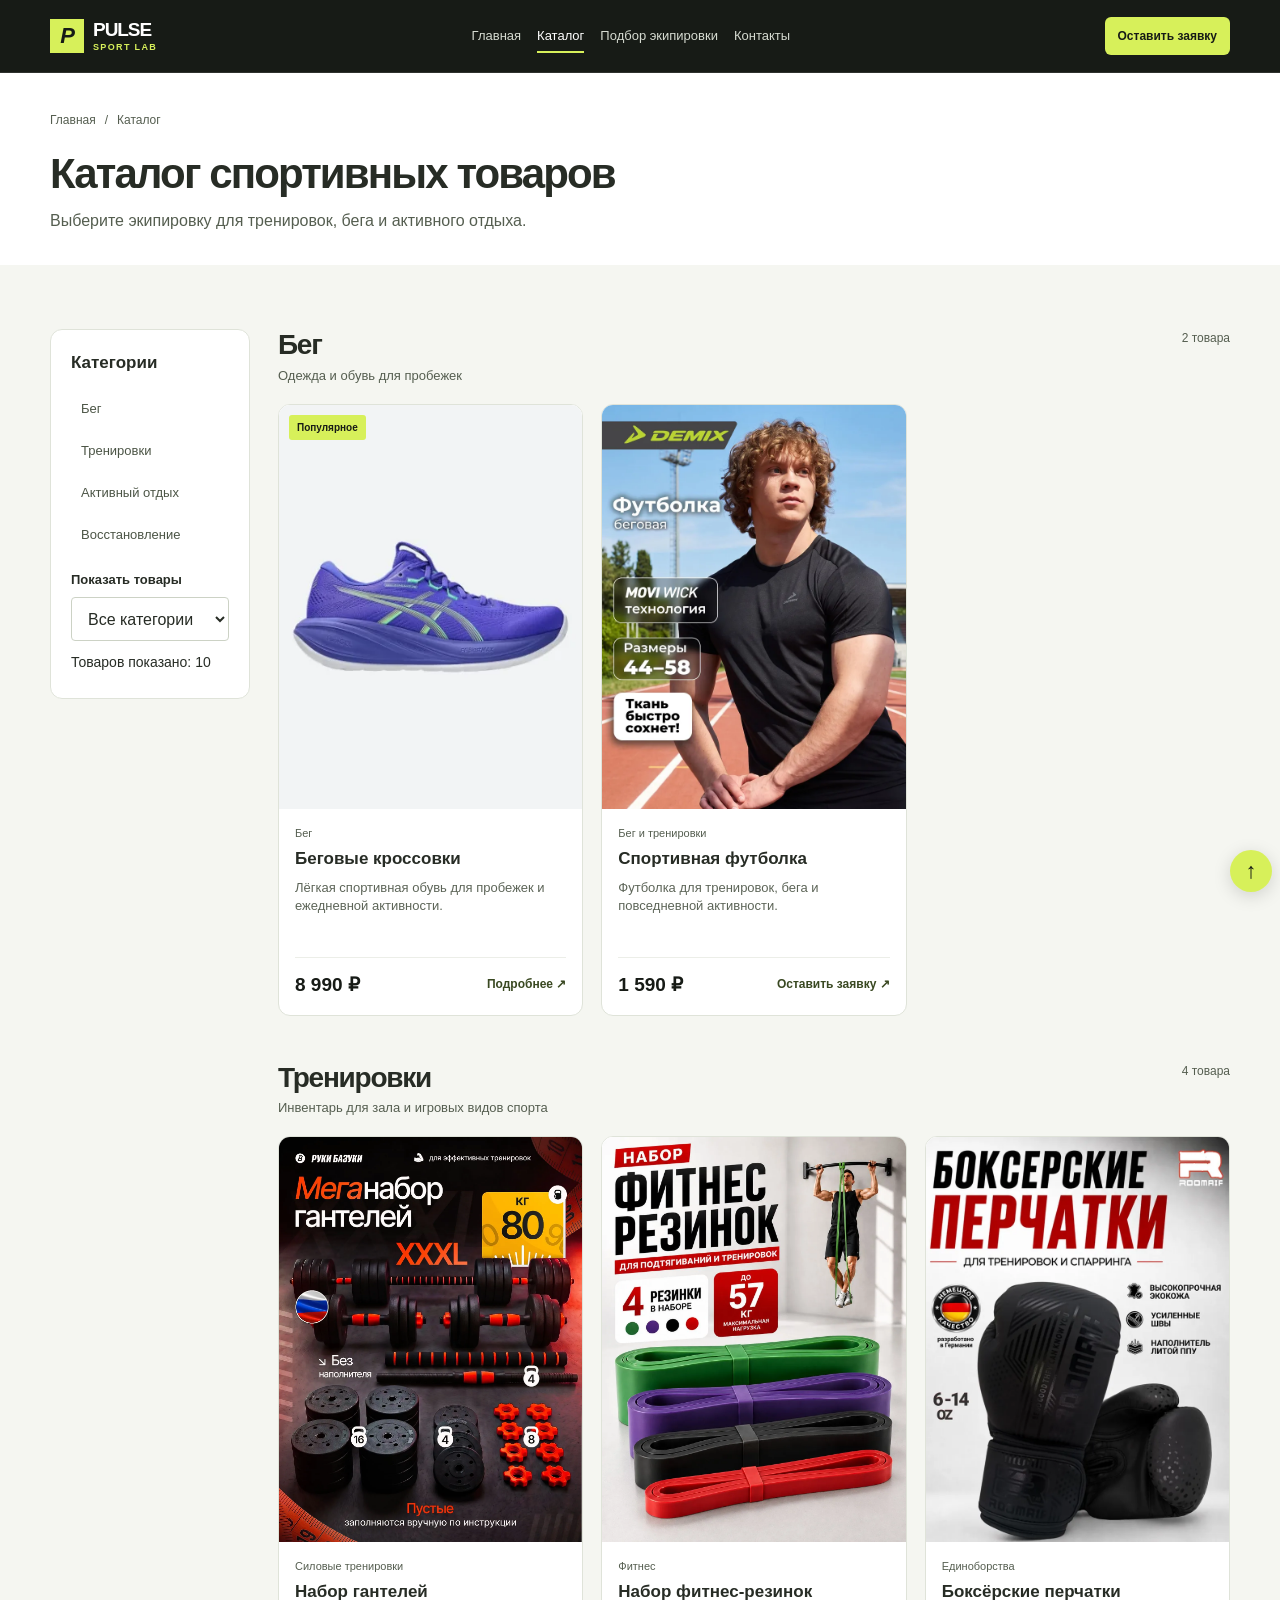
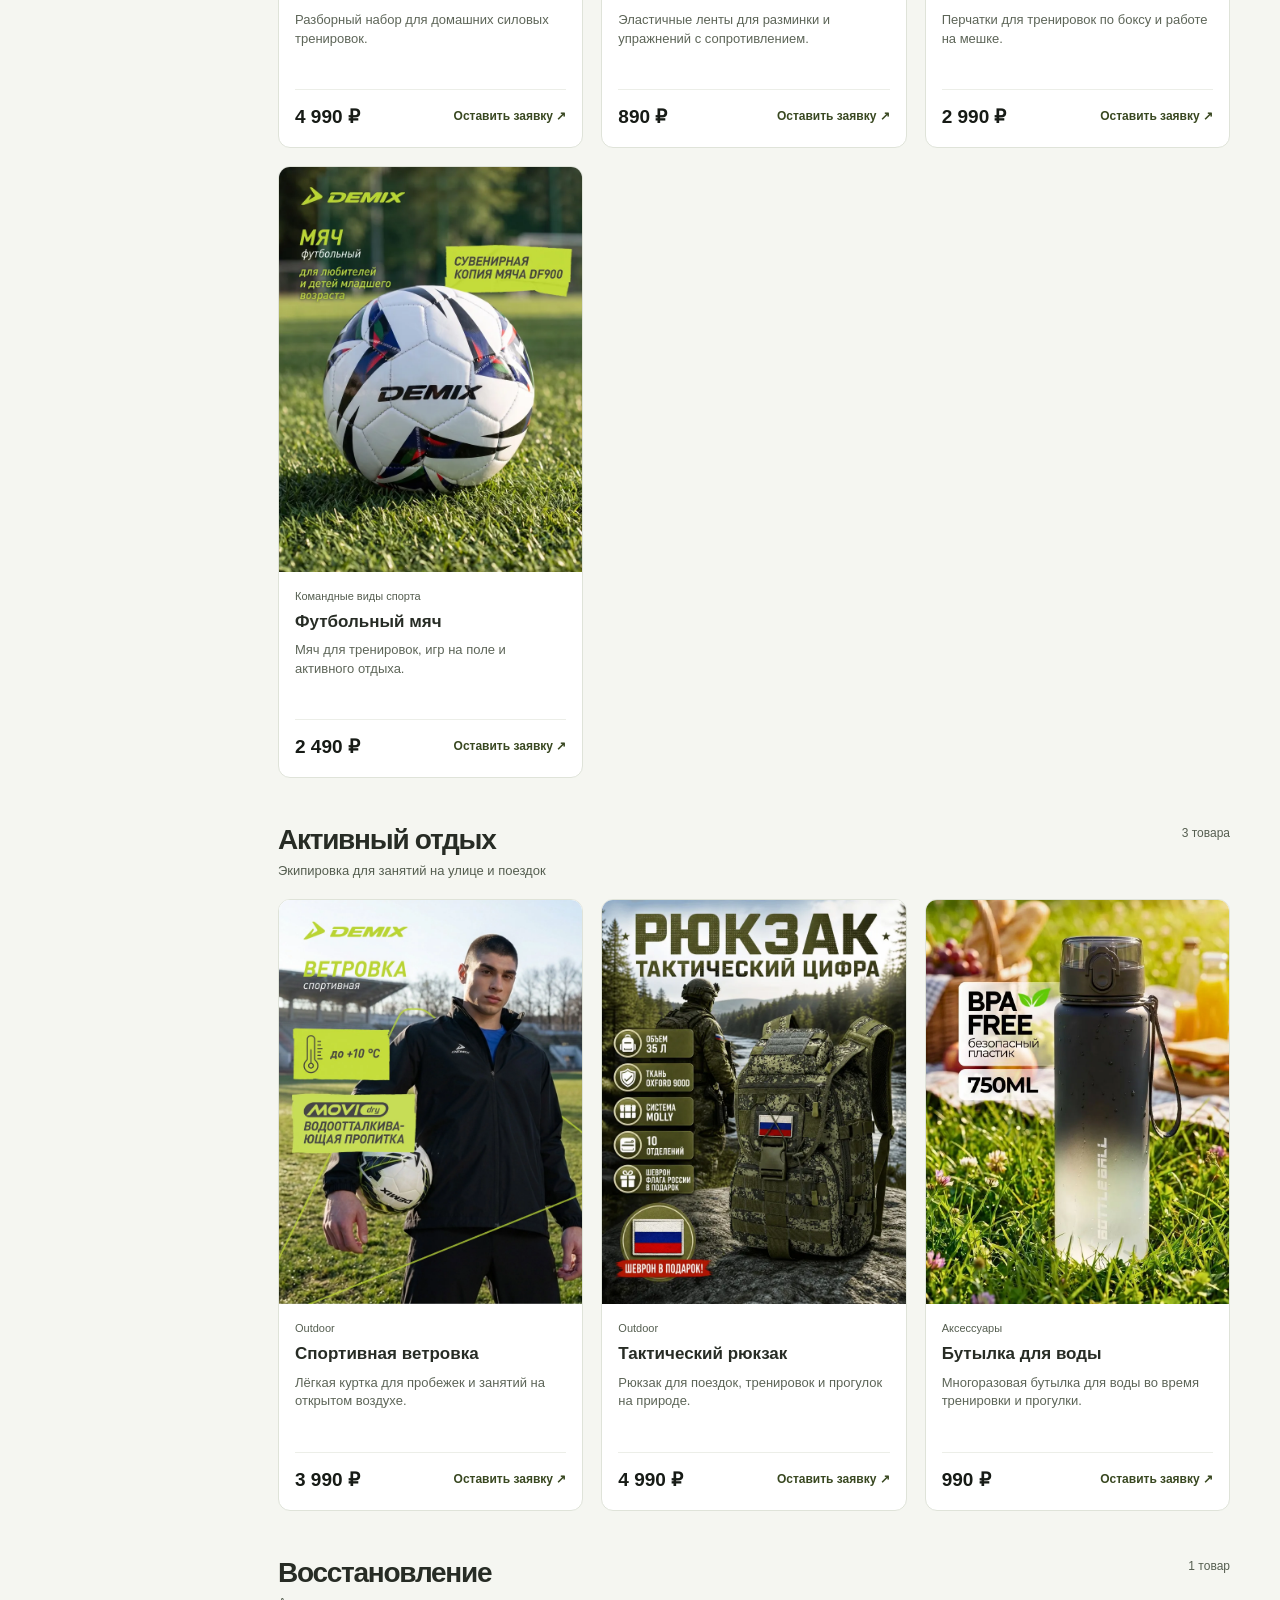
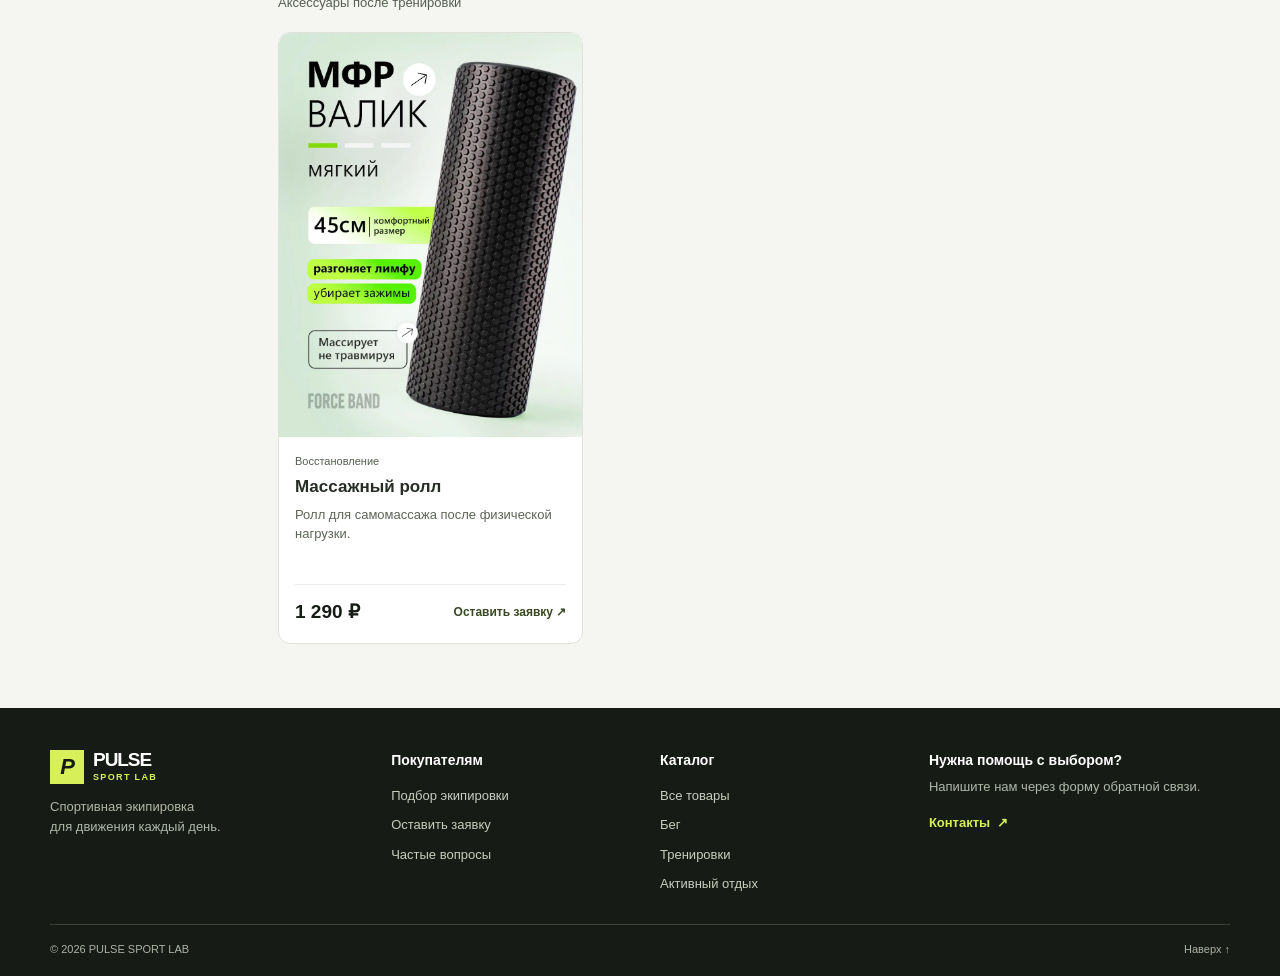
<file: catalog.html>
<!DOCTYPE html>
<html lang="ru">
<head>
  <meta charset="UTF-8">
  <meta name="viewport" content="width=device-width, initial-scale=1.0">
  <meta name="description" content="Каталог спортивной экипировки: обувь, одежда, тренировочный инвентарь и аксессуары.">
  <meta name="theme-color" content="#171b16">
  <title>Каталог — PULSE SPORT LAB</title>
  <link rel="stylesheet" href="css/style.css">
  <link rel="stylesheet" href="css/responsive.css">
</head>
<body>
<a class="skip-link" href="#main-content">Перейти к содержимому</a>
<header class="site-header">
  <div class="container site-header__inner">
    <a class="logo" href="index.html"><span class="logo__mark" aria-hidden="true">P</span><span class="logo__word">PULSE <small>SPORT LAB</small></span></a>
    <button class="menu-toggle" type="button" aria-expanded="false" aria-controls="site-menu" hidden>Меню</button>
    <nav id="site-menu" class="site-nav" aria-label="Основная навигация"><ul class="site-nav__list"><li><a class="site-nav__link" href="index.html">Главная</a></li><li><a class="site-nav__link site-nav__link--active" href="catalog.html" aria-current="page">Каталог</a></li><li><a class="site-nav__link" href="guide.html">Подбор экипировки</a></li><li><a class="site-nav__link" href="contacts.html">Контакты</a></li></ul></nav>
    <a class="button button--small site-header__cta" href="order.html">Оставить заявку</a>
  </div>
</header>
<main id="main-content" tabindex="-1">
  <section class="page-intro"><div class="container"><nav class="breadcrumbs" aria-label="Хлебные крошки"><a href="index.html">Главная</a><span aria-hidden="true">/</span><span aria-current="page">Каталог</span></nav><h1>Каталог спортивных товаров</h1><p>Выберите экипировку для тренировок, бега и активного отдыха.</p></div></section>
  <section class="section section--paper"><div class="container catalog-layout"><aside class="catalog-sidebar"><h2>Категории</h2><nav aria-label="Категории каталога"><a href="#run">Бег</a><a href="#train">Тренировки</a><a href="#outdoor">Активный отдых</a><a href="#recovery">Восстановление</a></nav>
<div class="catalog-filter form-field" hidden><label for="category-filter">Показать товары</label><select id="category-filter"><option value="">Все категории</option><option value="run">Бег</option><option value="train">Тренировки</option><option value="outdoor">Активный отдых</option><option value="recovery">Восстановление</option></select><p id="filter-result" role="status"></p></div></aside><div class="catalog-content"><section class="product-group" id="run"><div class="section-heading"><div><h2>Бег</h2><p class="section-heading__note">Одежда и обувь для пробежек</p></div><span class="product-group__count">2 товара</span></div><div class="product-grid"><article class="product-card">
      <a class="product-card__media" href="product.html"><span class="product-card__badge">Популярное</span><img class="product-card__image" src="images/running-shoes.webp" srcset="images/running-shoes-360.webp 360w, images/running-shoes.webp 750w" sizes="(min-width: 1024px) 280px, (min-width: 640px) 44vw, calc(100vw - 32px)" alt="Беговые кроссовки фиолетового цвета" width="750" height="1000" loading="lazy" decoding="async"></a>
      <div class="product-card__content">
        <p class="product-card__category">Бег</p>
        <h3 class="product-card__title"><a href="product.html">Беговые кроссовки</a></h3>
        <p class="product-card__description">Лёгкая спортивная обувь для пробежек и ежедневной активности.</p>
        <div class="product-card__bottom"><span class="product-card__price">8 990 ₽</span><a class="product-card__link" href="product.html">Подробнее <span aria-hidden="true">↗</span></a></div>
      </div>
    </article><article class="product-card">
      <a class="product-card__media" href="order.html?product=%D0%A1%D0%BF%D0%BE%D1%80%D1%82%D0%B8%D0%B2%D0%BD%D0%B0%D1%8F%20%D1%84%D1%83%D1%82%D0%B1%D0%BE%D0%BB%D0%BA%D0%B0"><img class="product-card__image" src="images/sports-tshirt.webp" alt="Чёрная спортивная футболка" width="750" height="1000" loading="lazy" decoding="async"></a>
      <div class="product-card__content">
        <p class="product-card__category">Бег и тренировки</p>
        <h3 class="product-card__title"><a href="order.html?product=%D0%A1%D0%BF%D0%BE%D1%80%D1%82%D0%B8%D0%B2%D0%BD%D0%B0%D1%8F%20%D1%84%D1%83%D1%82%D0%B1%D0%BE%D0%BB%D0%BA%D0%B0">Спортивная футболка</a></h3>
        <p class="product-card__description">Футболка для тренировок, бега и повседневной активности.</p>
        <div class="product-card__bottom"><span class="product-card__price">1 590 ₽</span><a class="product-card__link" href="order.html?product=%D0%A1%D0%BF%D0%BE%D1%80%D1%82%D0%B8%D0%B2%D0%BD%D0%B0%D1%8F%20%D1%84%D1%83%D1%82%D0%B1%D0%BE%D0%BB%D0%BA%D0%B0">Оставить заявку <span aria-hidden="true">↗</span></a></div>
      </div>
    </article></div></section><section class="product-group" id="train"><div class="section-heading"><div><h2>Тренировки</h2><p class="section-heading__note">Инвентарь для зала и игровых видов спорта</p></div><span class="product-group__count">4 товара</span></div><div class="product-grid"><article class="product-card">
      <a class="product-card__media" href="order.html?product=%D0%9D%D0%B0%D0%B1%D0%BE%D1%80%20%D0%B3%D0%B0%D0%BD%D1%82%D0%B5%D0%BB%D0%B5%D0%B9"><img class="product-card__image" src="images/dumbbells.webp" alt="Набор разборных гантелей" width="1200" height="1600" loading="lazy" decoding="async"></a>
      <div class="product-card__content">
        <p class="product-card__category">Силовые тренировки</p>
        <h3 class="product-card__title"><a href="order.html?product=%D0%9D%D0%B0%D0%B1%D0%BE%D1%80%20%D0%B3%D0%B0%D0%BD%D1%82%D0%B5%D0%BB%D0%B5%D0%B9">Набор гантелей</a></h3>
        <p class="product-card__description">Разборный набор для домашних силовых тренировок.</p>
        <div class="product-card__bottom"><span class="product-card__price">4 990 ₽</span><a class="product-card__link" href="order.html?product=%D0%9D%D0%B0%D0%B1%D0%BE%D1%80%20%D0%B3%D0%B0%D0%BD%D1%82%D0%B5%D0%BB%D0%B5%D0%B9">Оставить заявку <span aria-hidden="true">↗</span></a></div>
      </div>
    </article><article class="product-card">
      <a class="product-card__media" href="order.html?product=%D0%9D%D0%B0%D0%B1%D0%BE%D1%80%20%D1%84%D0%B8%D1%82%D0%BD%D0%B5%D1%81-%D1%80%D0%B5%D0%B7%D0%B8%D0%BD%D0%BE%D0%BA"><img class="product-card__image" src="images/fitness-bands.webp" alt="Набор разноцветных фитнес-резинок" width="1086" height="1448" loading="lazy" decoding="async"></a>
      <div class="product-card__content">
        <p class="product-card__category">Фитнес</p>
        <h3 class="product-card__title"><a href="order.html?product=%D0%9D%D0%B0%D0%B1%D0%BE%D1%80%20%D1%84%D0%B8%D1%82%D0%BD%D0%B5%D1%81-%D1%80%D0%B5%D0%B7%D0%B8%D0%BD%D0%BE%D0%BA">Набор фитнес-резинок</a></h3>
        <p class="product-card__description">Эластичные ленты для разминки и упражнений с сопротивлением.</p>
        <div class="product-card__bottom"><span class="product-card__price">890 ₽</span><a class="product-card__link" href="order.html?product=%D0%9D%D0%B0%D0%B1%D0%BE%D1%80%20%D1%84%D0%B8%D1%82%D0%BD%D0%B5%D1%81-%D1%80%D0%B5%D0%B7%D0%B8%D0%BD%D0%BE%D0%BA">Оставить заявку <span aria-hidden="true">↗</span></a></div>
      </div>
    </article><article class="product-card">
      <a class="product-card__media" href="order.html?product=%D0%91%D0%BE%D0%BA%D1%81%D1%91%D1%80%D1%81%D0%BA%D0%B8%D0%B5%20%D0%BF%D0%B5%D1%80%D1%87%D0%B0%D1%82%D0%BA%D0%B8"><img class="product-card__image" src="images/boxing-gloves.webp" alt="Чёрные боксёрские перчатки" width="750" height="1000" loading="lazy" decoding="async"></a>
      <div class="product-card__content">
        <p class="product-card__category">Единоборства</p>
        <h3 class="product-card__title"><a href="order.html?product=%D0%91%D0%BE%D0%BA%D1%81%D1%91%D1%80%D1%81%D0%BA%D0%B8%D0%B5%20%D0%BF%D0%B5%D1%80%D1%87%D0%B0%D1%82%D0%BA%D0%B8">Боксёрские перчатки</a></h3>
        <p class="product-card__description">Перчатки для тренировок по боксу и работе на мешке.</p>
        <div class="product-card__bottom"><span class="product-card__price">2 990 ₽</span><a class="product-card__link" href="order.html?product=%D0%91%D0%BE%D0%BA%D1%81%D1%91%D1%80%D1%81%D0%BA%D0%B8%D0%B5%20%D0%BF%D0%B5%D1%80%D1%87%D0%B0%D1%82%D0%BA%D0%B8">Оставить заявку <span aria-hidden="true">↗</span></a></div>
      </div>
    </article><article class="product-card">
      <a class="product-card__media" href="order.html?product=%D0%A4%D1%83%D1%82%D0%B1%D0%BE%D0%BB%D1%8C%D0%BD%D1%8B%D0%B9%20%D0%BC%D1%8F%D1%87"><img class="product-card__image" src="images/football.webp" alt="Футбольный мяч белого цвета" width="750" height="1000" loading="lazy" decoding="async"></a>
      <div class="product-card__content">
        <p class="product-card__category">Командные виды спорта</p>
        <h3 class="product-card__title"><a href="order.html?product=%D0%A4%D1%83%D1%82%D0%B1%D0%BE%D0%BB%D1%8C%D0%BD%D1%8B%D0%B9%20%D0%BC%D1%8F%D1%87">Футбольный мяч</a></h3>
        <p class="product-card__description">Мяч для тренировок, игр на поле и активного отдыха.</p>
        <div class="product-card__bottom"><span class="product-card__price">2 490 ₽</span><a class="product-card__link" href="order.html?product=%D0%A4%D1%83%D1%82%D0%B1%D0%BE%D0%BB%D1%8C%D0%BD%D1%8B%D0%B9%20%D0%BC%D1%8F%D1%87">Оставить заявку <span aria-hidden="true">↗</span></a></div>
      </div>
    </article></div></section><section class="product-group" id="outdoor"><div class="section-heading"><div><h2>Активный отдых</h2><p class="section-heading__note">Экипировка для занятий на улице и поездок</p></div><span class="product-group__count">3 товара</span></div><div class="product-grid"><article class="product-card">
      <a class="product-card__media" href="order.html?product=%D0%A1%D0%BF%D0%BE%D1%80%D1%82%D0%B8%D0%B2%D0%BD%D0%B0%D1%8F%20%D0%B2%D0%B5%D1%82%D1%80%D0%BE%D0%B2%D0%BA%D0%B0"><img class="product-card__image" src="images/windbreaker.webp" alt="Спортивная ветровка тёмного цвета" width="1500" height="2000" loading="lazy" decoding="async"></a>
      <div class="product-card__content">
        <p class="product-card__category">Outdoor</p>
        <h3 class="product-card__title"><a href="order.html?product=%D0%A1%D0%BF%D0%BE%D1%80%D1%82%D0%B8%D0%B2%D0%BD%D0%B0%D1%8F%20%D0%B2%D0%B5%D1%82%D1%80%D0%BE%D0%B2%D0%BA%D0%B0">Спортивная ветровка</a></h3>
        <p class="product-card__description">Лёгкая куртка для пробежек и занятий на открытом воздухе.</p>
        <div class="product-card__bottom"><span class="product-card__price">3 990 ₽</span><a class="product-card__link" href="order.html?product=%D0%A1%D0%BF%D0%BE%D1%80%D1%82%D0%B8%D0%B2%D0%BD%D0%B0%D1%8F%20%D0%B2%D0%B5%D1%82%D1%80%D0%BE%D0%B2%D0%BA%D0%B0">Оставить заявку <span aria-hidden="true">↗</span></a></div>
      </div>
    </article><article class="product-card">
      <a class="product-card__media" href="order.html?product=%D0%A2%D0%B0%D0%BA%D1%82%D0%B8%D1%87%D0%B5%D1%81%D0%BA%D0%B8%D0%B9%20%D1%80%D1%8E%D0%BA%D0%B7%D0%B0%D0%BA"><img class="product-card__image" src="images/backpack.webp" alt="Тактический рюкзак защитного цвета" width="750" height="1000" loading="lazy" decoding="async"></a>
      <div class="product-card__content">
        <p class="product-card__category">Outdoor</p>
        <h3 class="product-card__title"><a href="order.html?product=%D0%A2%D0%B0%D0%BA%D1%82%D0%B8%D1%87%D0%B5%D1%81%D0%BA%D0%B8%D0%B9%20%D1%80%D1%8E%D0%BA%D0%B7%D0%B0%D0%BA">Тактический рюкзак</a></h3>
        <p class="product-card__description">Рюкзак для поездок, тренировок и прогулок на природе.</p>
        <div class="product-card__bottom"><span class="product-card__price">4 990 ₽</span><a class="product-card__link" href="order.html?product=%D0%A2%D0%B0%D0%BA%D1%82%D0%B8%D1%87%D0%B5%D1%81%D0%BA%D0%B8%D0%B9%20%D1%80%D1%8E%D0%BA%D0%B7%D0%B0%D0%BA">Оставить заявку <span aria-hidden="true">↗</span></a></div>
      </div>
    </article><article class="product-card">
      <a class="product-card__media" href="order.html?product=%D0%91%D1%83%D1%82%D1%8B%D0%BB%D0%BA%D0%B0%20%D0%B4%D0%BB%D1%8F%20%D0%B2%D0%BE%D0%B4%D1%8B"><img class="product-card__image" src="images/water-bottle.webp" alt="Спортивная бутылка для воды" width="900" height="1200" loading="lazy" decoding="async"></a>
      <div class="product-card__content">
        <p class="product-card__category">Аксессуары</p>
        <h3 class="product-card__title"><a href="order.html?product=%D0%91%D1%83%D1%82%D1%8B%D0%BB%D0%BA%D0%B0%20%D0%B4%D0%BB%D1%8F%20%D0%B2%D0%BE%D0%B4%D1%8B">Бутылка для воды</a></h3>
        <p class="product-card__description">Многоразовая бутылка для воды во время тренировки и прогулки.</p>
        <div class="product-card__bottom"><span class="product-card__price">990 ₽</span><a class="product-card__link" href="order.html?product=%D0%91%D1%83%D1%82%D1%8B%D0%BB%D0%BA%D0%B0%20%D0%B4%D0%BB%D1%8F%20%D0%B2%D0%BE%D0%B4%D1%8B">Оставить заявку <span aria-hidden="true">↗</span></a></div>
      </div>
    </article></div></section><section class="product-group" id="recovery"><div class="section-heading"><div><h2>Восстановление</h2><p class="section-heading__note">Аксессуары после тренировки</p></div><span class="product-group__count">1 товар</span></div><div class="product-grid"><article class="product-card">
      <a class="product-card__media" href="order.html?product=%D0%9C%D0%B0%D1%81%D1%81%D0%B0%D0%B6%D0%BD%D1%8B%D0%B9%20%D1%80%D0%BE%D0%BB%D0%BB"><img class="product-card__image" src="images/foam-roller.webp" alt="Чёрный массажный ролл" width="900" height="1200" loading="lazy" decoding="async"></a>
      <div class="product-card__content">
        <p class="product-card__category">Восстановление</p>
        <h3 class="product-card__title"><a href="order.html?product=%D0%9C%D0%B0%D1%81%D1%81%D0%B0%D0%B6%D0%BD%D1%8B%D0%B9%20%D1%80%D0%BE%D0%BB%D0%BB">Массажный ролл</a></h3>
        <p class="product-card__description">Ролл для самомассажа после физической нагрузки.</p>
        <div class="product-card__bottom"><span class="product-card__price">1 290 ₽</span><a class="product-card__link" href="order.html?product=%D0%9C%D0%B0%D1%81%D1%81%D0%B0%D0%B6%D0%BD%D1%8B%D0%B9%20%D1%80%D0%BE%D0%BB%D0%BB">Оставить заявку <span aria-hidden="true">↗</span></a></div>
      </div>
    </article></div></section></div></div></section>
</main>
<footer class="site-footer">
  <div class="container">
    <div class="site-footer__main">
      <div class="site-footer__brand"><a class="logo logo--footer" href="index.html"><span class="logo__mark" aria-hidden="true">P</span><span class="logo__word">PULSE <small>SPORT LAB</small></span></a><p>Спортивная экипировка<br>для движения каждый день.</p></div>
      <nav class="site-footer__column" aria-label="Покупателям"><h2>Покупателям</h2><a href="guide.html">Подбор экипировки</a><a href="order.html">Оставить заявку</a><a href="contacts.html#faq">Частые вопросы</a></nav>
      <nav class="site-footer__column" aria-label="Каталог"><h2>Каталог</h2><a href="catalog.html">Все товары</a><a href="catalog.html#run">Бег</a><a href="catalog.html#train">Тренировки</a><a href="catalog.html#outdoor">Активный отдых</a></nav>
      <div class="site-footer__contact"><h2>Нужна помощь с выбором?</h2><p>Напишите нам через форму обратной связи.</p><a class="site-footer__contact-link" href="contacts.html">Контакты <span aria-hidden="true">↗</span></a></div>
    </div>
    <div class="site-footer__bottom"><span>© 2026 PULSE SPORT LAB</span><a href="#main-content">Наверх ↑</a></div>
  </div>
</footer>
<a class="back-to-top" href="#main-content" aria-label="Вернуться наверх">↑</a>
<script src="js/main.js" defer></script>
</body>
</html>
</file>
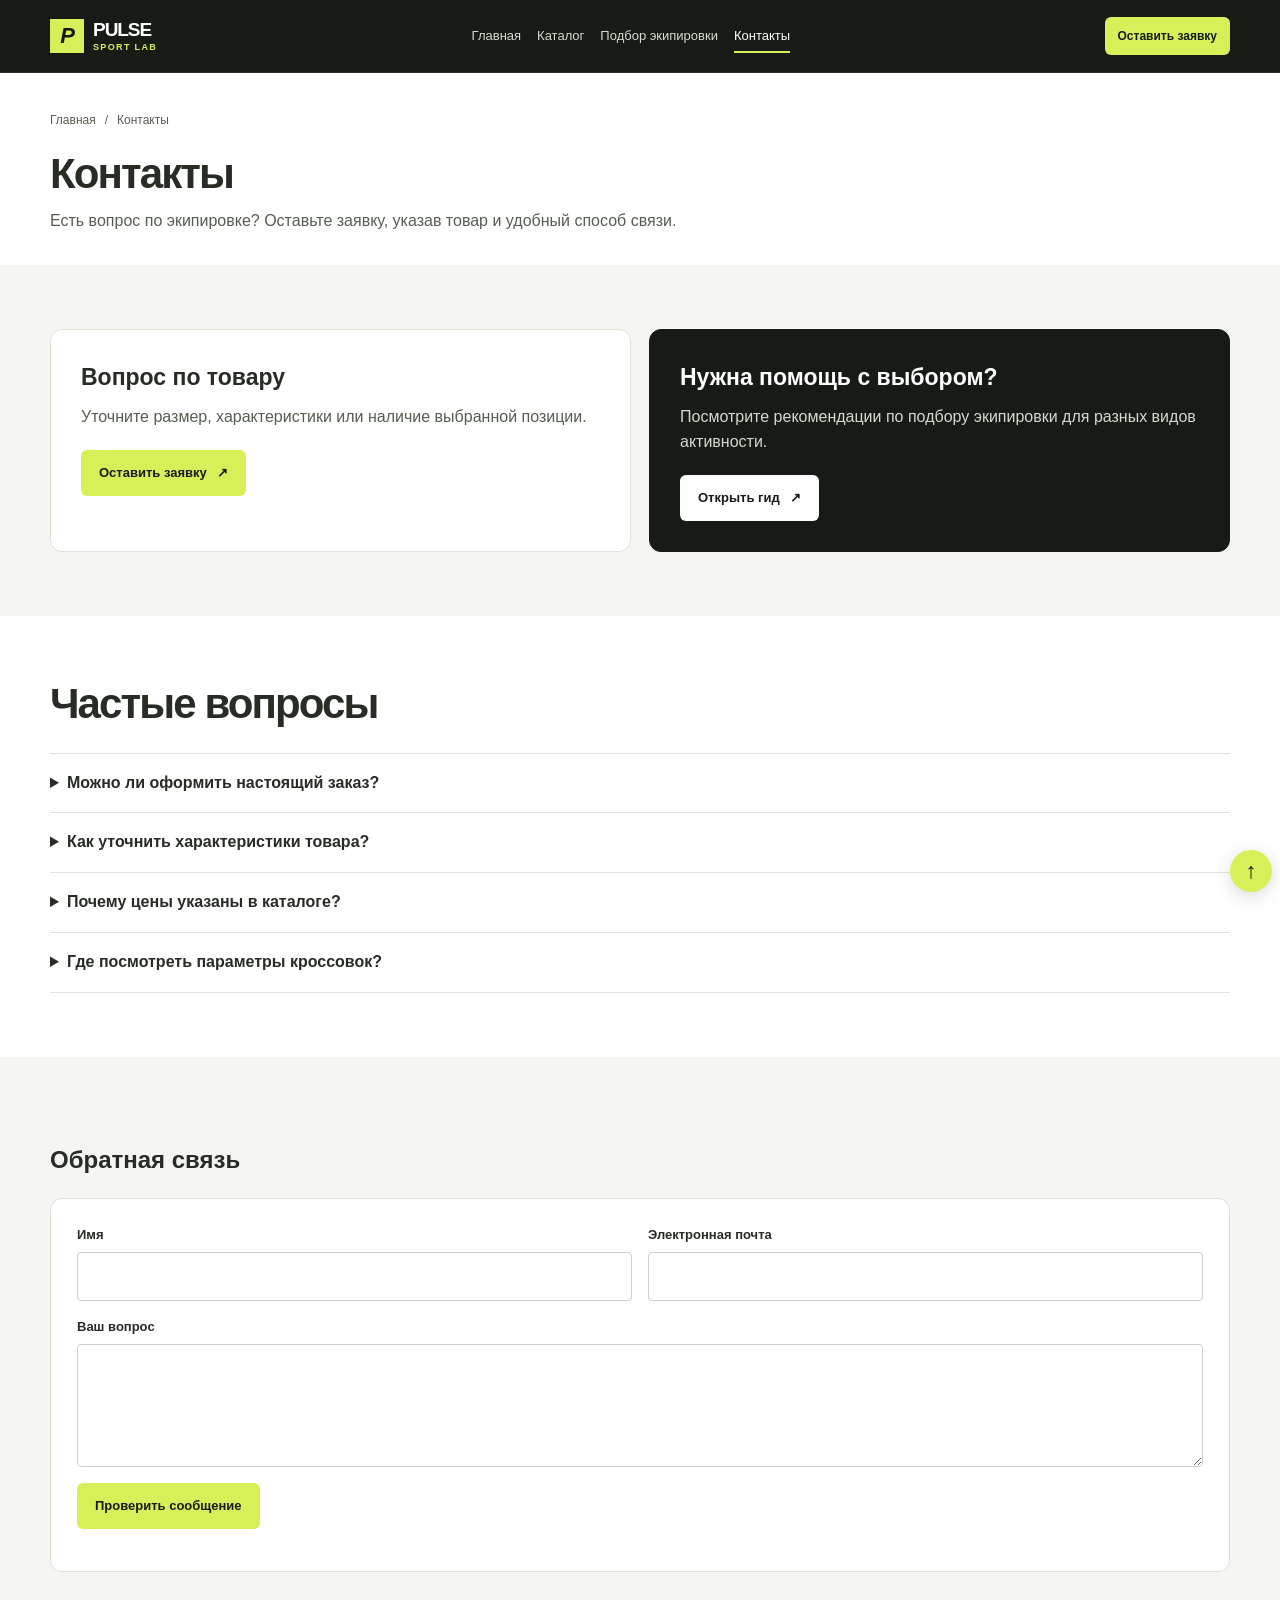
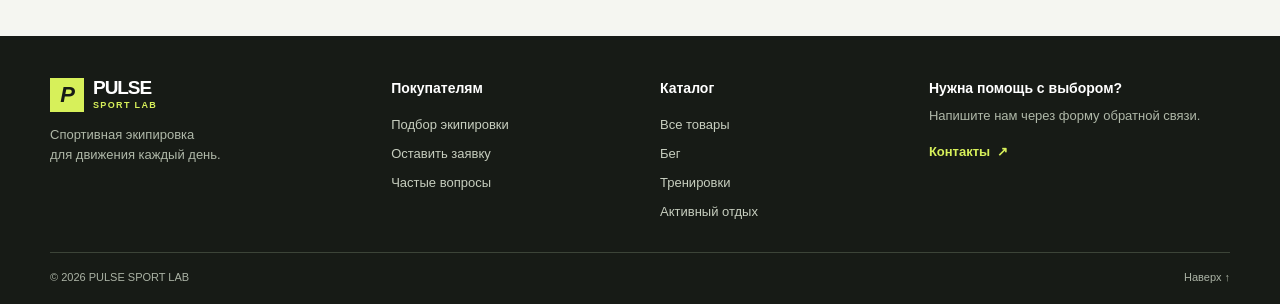
<file: contacts.html>
<!DOCTYPE html>
<html lang="ru">
<head>
  <meta charset="UTF-8">
  <meta name="viewport" content="width=device-width, initial-scale=1.0">
  <meta name="description" content="Контактная информация, форма обращения и ответы на частые вопросы.">
  <meta name="theme-color" content="#171b16">
  <title>Контакты — PULSE SPORT LAB</title>
  <link rel="stylesheet" href="css/style.css">
  <link rel="stylesheet" href="css/responsive.css">
</head>
<body>
<a class="skip-link" href="#main-content">Перейти к содержимому</a>
<header class="site-header">
  <div class="container site-header__inner">
    <a class="logo" href="index.html"><span class="logo__mark" aria-hidden="true">P</span><span class="logo__word">PULSE <small>SPORT LAB</small></span></a>
    <button class="menu-toggle" type="button" aria-expanded="false" aria-controls="site-menu" hidden>Меню</button>
    <nav id="site-menu" class="site-nav" aria-label="Основная навигация"><ul class="site-nav__list"><li><a class="site-nav__link" href="index.html">Главная</a></li><li><a class="site-nav__link" href="catalog.html">Каталог</a></li><li><a class="site-nav__link" href="guide.html">Подбор экипировки</a></li><li><a class="site-nav__link site-nav__link--active" href="contacts.html" aria-current="page">Контакты</a></li></ul></nav>
    <a class="button button--small site-header__cta" href="order.html">Оставить заявку</a>
  </div>
</header>
<main id="main-content" tabindex="-1">
  <section class="page-intro"><div class="container"><nav class="breadcrumbs" aria-label="Хлебные крошки"><a href="index.html">Главная</a><span aria-hidden="true">/</span><span aria-current="page">Контакты</span></nav><h1>Контакты</h1><p>Есть вопрос по экипировке? Оставьте заявку, указав товар и удобный способ связи.</p></div></section>
  <section class="section section--paper"><div class="container contacts-grid"><article class="contact-box"><h2>Вопрос по товару</h2><p>Уточните размер, характеристики или наличие выбранной позиции.</p><a class="button" href="order.html?topic=product">Оставить заявку <span aria-hidden="true">↗</span></a></article><article class="contact-box contact-box--dark"><h2>Нужна помощь с выбором?</h2><p>Посмотрите рекомендации по подбору экипировки для разных видов активности.</p><a class="button button--light" href="guide.html">Открыть гид <span aria-hidden="true">↗</span></a></article></div></section>
  <section class="section section--white" id="faq"><div class="container"><div class="section-heading"><div><h2>Частые вопросы</h2></div></div><div class="faq-list"><details><summary>Можно ли оформить настоящий заказ?</summary><p>Нет. Это учебный проект. Форма проверяет заполнение полей в браузере, но не передаёт и не сохраняет заявки.</p></details><details><summary>Как уточнить характеристики товара?</summary><p>Выберите товар в форме заявки и напишите, какие характеристики хотите уточнить.</p></details><details><summary>Почему цены указаны в каталоге?</summary><p>Цены приведены для демонстрации интернет-магазина и не являются предложением реальной продажи.</p></details><details><summary>Где посмотреть параметры кроссовок?</summary><p>Откройте <a href="product.html">карточку беговых кроссовок</a> — там размещена таблица характеристик.</p></details></div></div></section>
<section class="section section--paper"><div class="container"><h2>Обратная связь</h2><form class="order-form-wrap" id="feedback-form"><div class="form-grid"><div class="form-field"><label for="sender">Имя</label><input id="sender" name="name" autocomplete="name" required></div><div class="form-field"><label for="reply">Электронная почта</label><input id="reply" name="email" type="email" autocomplete="email" required></div><div class="form-field form-field--full"><label for="question">Ваш вопрос</label><textarea id="question" name="message" rows="4" required></textarea></div></div><p><button class="button" type="submit">Проверить сообщение</button></p><p role="status" id="feedback-result"></p></form></div></section>
</main>
<footer class="site-footer">
  <div class="container">
    <div class="site-footer__main">
      <div class="site-footer__brand"><a class="logo logo--footer" href="index.html"><span class="logo__mark" aria-hidden="true">P</span><span class="logo__word">PULSE <small>SPORT LAB</small></span></a><p>Спортивная экипировка<br>для движения каждый день.</p></div>
      <nav class="site-footer__column" aria-label="Покупателям"><h2>Покупателям</h2><a href="guide.html">Подбор экипировки</a><a href="order.html">Оставить заявку</a><a href="contacts.html#faq">Частые вопросы</a></nav>
      <nav class="site-footer__column" aria-label="Каталог"><h2>Каталог</h2><a href="catalog.html">Все товары</a><a href="catalog.html#run">Бег</a><a href="catalog.html#train">Тренировки</a><a href="catalog.html#outdoor">Активный отдых</a></nav>
      <div class="site-footer__contact"><h2>Нужна помощь с выбором?</h2><p>Напишите нам через форму обратной связи.</p><a class="site-footer__contact-link" href="contacts.html">Контакты <span aria-hidden="true">↗</span></a></div>
    </div>
    <div class="site-footer__bottom"><span>© 2026 PULSE SPORT LAB</span><a href="#main-content">Наверх ↑</a></div>
  </div>
</footer>
<a class="back-to-top" href="#main-content" aria-label="Вернуться наверх">↑</a>
<script src="js/main.js" defer></script>
</body>
</html>
</file>
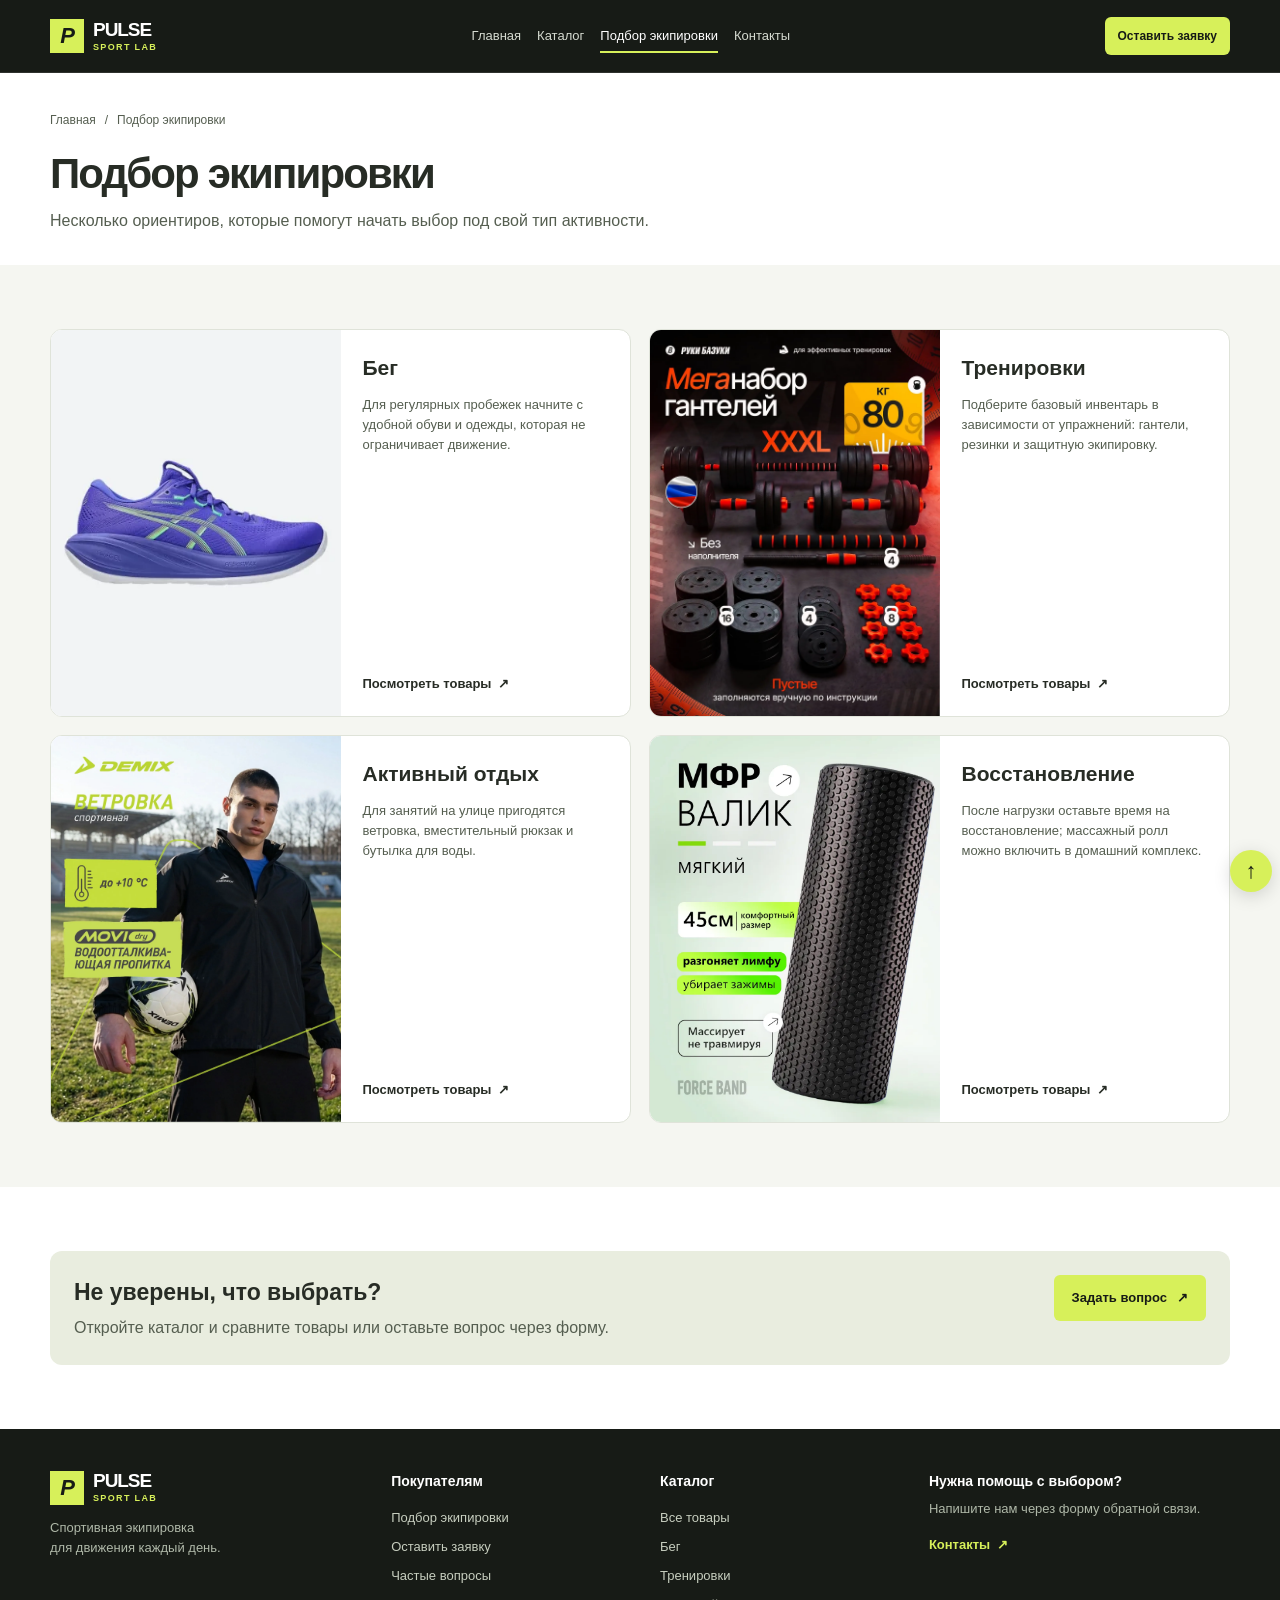
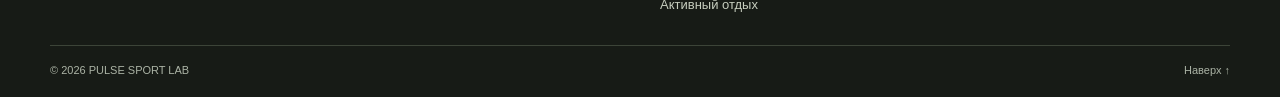
<file: guide.html>
<!DOCTYPE html>
<html lang="ru">
<head>
  <meta charset="UTF-8">
  <meta name="viewport" content="width=device-width, initial-scale=1.0">
  <meta name="description" content="Советы по выбору спортивной экипировки для бега, тренировок, активного отдыха и восстановления.">
  <meta name="theme-color" content="#171b16">
  <title>Подбор экипировки — PULSE SPORT LAB</title>
  <link rel="stylesheet" href="css/style.css">
  <link rel="stylesheet" href="css/responsive.css">
</head>
<body>
<a class="skip-link" href="#main-content">Перейти к содержимому</a>
<header class="site-header">
  <div class="container site-header__inner">
    <a class="logo" href="index.html"><span class="logo__mark" aria-hidden="true">P</span><span class="logo__word">PULSE <small>SPORT LAB</small></span></a>
    <button class="menu-toggle" type="button" aria-expanded="false" aria-controls="site-menu" hidden>Меню</button>
    <nav id="site-menu" class="site-nav" aria-label="Основная навигация"><ul class="site-nav__list"><li><a class="site-nav__link" href="index.html">Главная</a></li><li><a class="site-nav__link" href="catalog.html">Каталог</a></li><li><a class="site-nav__link site-nav__link--active" href="guide.html" aria-current="page">Подбор экипировки</a></li><li><a class="site-nav__link" href="contacts.html">Контакты</a></li></ul></nav>
    <a class="button button--small site-header__cta" href="order.html">Оставить заявку</a>
  </div>
</header>
<main id="main-content" tabindex="-1">
  <section class="page-intro"><div class="container"><nav class="breadcrumbs" aria-label="Хлебные крошки"><a href="index.html">Главная</a><span aria-hidden="true">/</span><span aria-current="page">Подбор экипировки</span></nav><h1>Подбор экипировки</h1><p>Несколько ориентиров, которые помогут начать выбор под свой тип активности.</p></div></section>
  <section class="section section--paper"><div class="container guide-grid"><article class="guide-card"><div class="guide-card__media"><img src="images/running-shoes.webp" srcset="images/running-shoes-360.webp 360w, images/running-shoes.webp 750w" sizes="(min-width: 1024px) 280px, (min-width: 640px) 44vw, calc(100vw - 32px)" alt="Кроссовки для бега" loading="lazy" decoding="async"></div><div class="guide-card__body"><h2>Бег</h2><p>Для регулярных пробежек начните с удобной обуви и одежды, которая не ограничивает движение.</p><a class="text-link" href="catalog.html#run">Посмотреть товары <span aria-hidden="true">↗</span></a></div></article><article class="guide-card"><div class="guide-card__media"><img src="images/dumbbells.webp" alt="Инвентарь для тренировок" loading="lazy" decoding="async"></div><div class="guide-card__body"><h2>Тренировки</h2><p>Подберите базовый инвентарь в зависимости от упражнений: гантели, резинки и защитную экипировку.</p><a class="text-link" href="catalog.html#train">Посмотреть товары <span aria-hidden="true">↗</span></a></div></article><article class="guide-card"><div class="guide-card__media"><img src="images/windbreaker.webp" alt="Спортивная ветровка" loading="lazy" decoding="async"></div><div class="guide-card__body"><h2>Активный отдых</h2><p>Для занятий на улице пригодятся ветровка, вместительный рюкзак и бутылка для воды.</p><a class="text-link" href="catalog.html#outdoor">Посмотреть товары <span aria-hidden="true">↗</span></a></div></article><article class="guide-card"><div class="guide-card__media"><img src="images/foam-roller.webp" alt="Массажный ролл" loading="lazy" decoding="async"></div><div class="guide-card__body"><h2>Восстановление</h2><p>После нагрузки оставьте время на восстановление; массажный ролл можно включить в домашний комплекс.</p><a class="text-link" href="catalog.html#recovery">Посмотреть товары <span aria-hidden="true">↗</span></a></div></article></div></section>
  <section class="section section--white"><div class="container guide-note"><div><h2>Не уверены, что выбрать?</h2><p>Откройте каталог и сравните товары или оставьте вопрос через форму.</p></div><a class="button" href="order.html">Задать вопрос <span aria-hidden="true">↗</span></a></div></section>
</main>
<footer class="site-footer">
  <div class="container">
    <div class="site-footer__main">
      <div class="site-footer__brand"><a class="logo logo--footer" href="index.html"><span class="logo__mark" aria-hidden="true">P</span><span class="logo__word">PULSE <small>SPORT LAB</small></span></a><p>Спортивная экипировка<br>для движения каждый день.</p></div>
      <nav class="site-footer__column" aria-label="Покупателям"><h2>Покупателям</h2><a href="guide.html">Подбор экипировки</a><a href="order.html">Оставить заявку</a><a href="contacts.html#faq">Частые вопросы</a></nav>
      <nav class="site-footer__column" aria-label="Каталог"><h2>Каталог</h2><a href="catalog.html">Все товары</a><a href="catalog.html#run">Бег</a><a href="catalog.html#train">Тренировки</a><a href="catalog.html#outdoor">Активный отдых</a></nav>
      <div class="site-footer__contact"><h2>Нужна помощь с выбором?</h2><p>Напишите нам через форму обратной связи.</p><a class="site-footer__contact-link" href="contacts.html">Контакты <span aria-hidden="true">↗</span></a></div>
    </div>
    <div class="site-footer__bottom"><span>© 2026 PULSE SPORT LAB</span><a href="#main-content">Наверх ↑</a></div>
  </div>
</footer>
<a class="back-to-top" href="#main-content" aria-label="Вернуться наверх">↑</a>
<script src="js/main.js" defer></script>
</body>
</html>
</file>
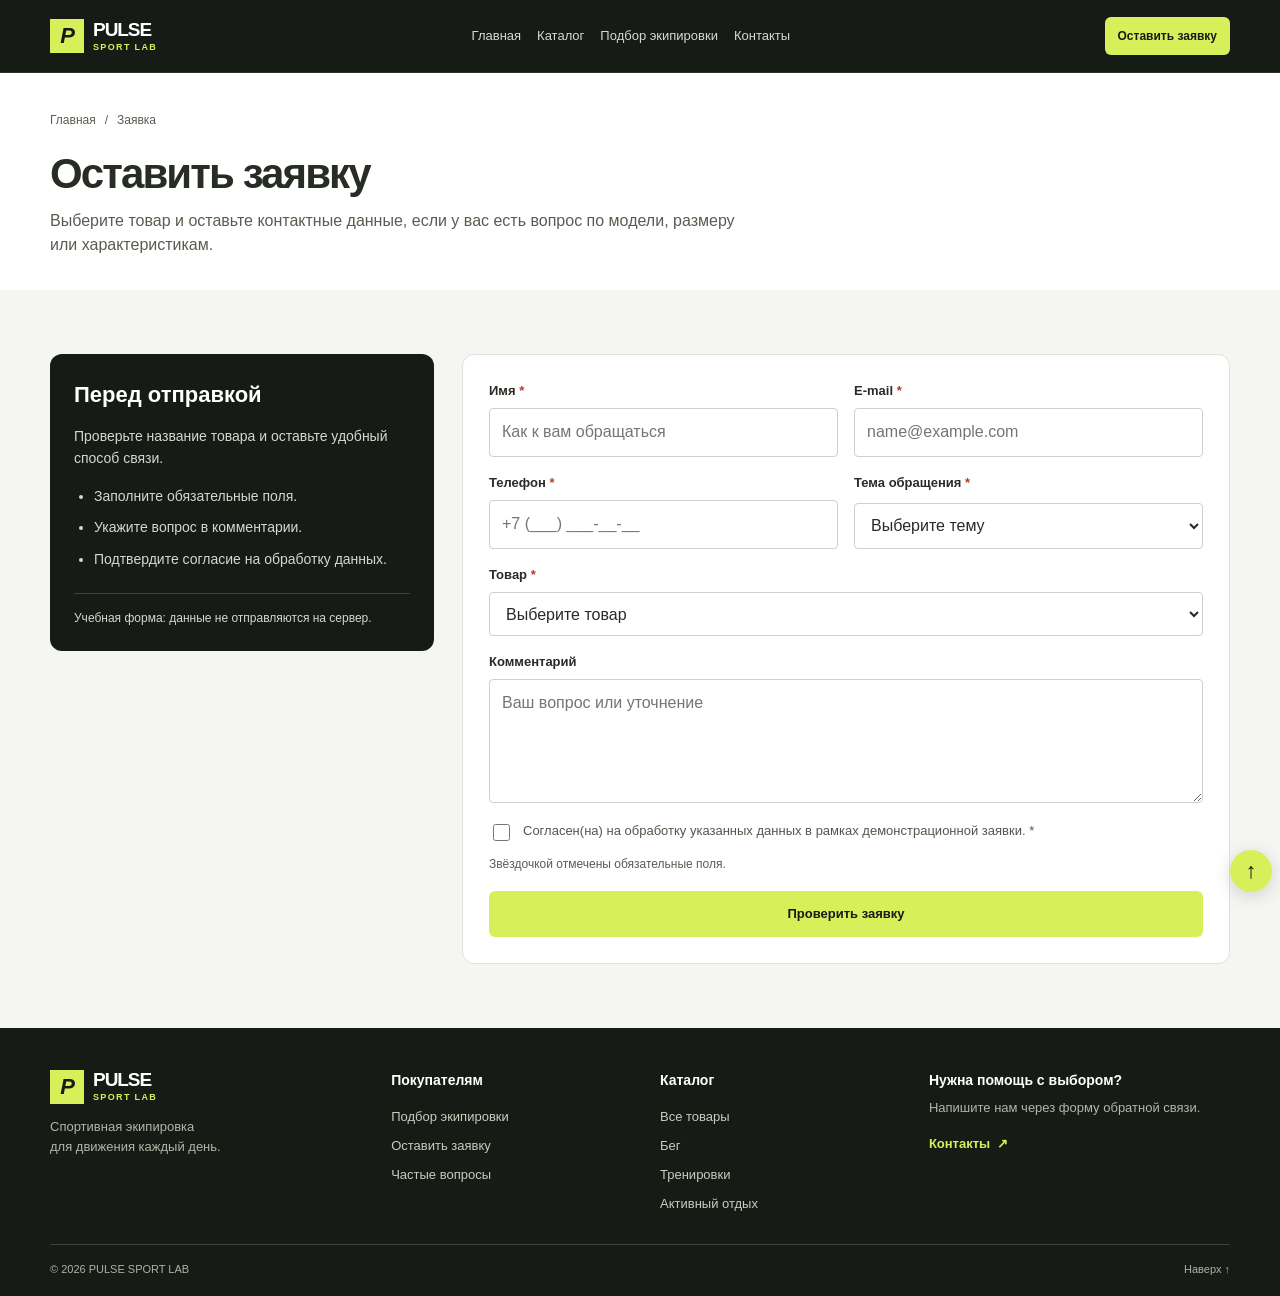
<file: order.html>
<!DOCTYPE html>
<html lang="ru">
<head>
  <meta charset="UTF-8">
  <meta name="viewport" content="width=device-width, initial-scale=1.0">
  <meta name="description" content="Форма обратной связи по товарам PULSE SPORT LAB.">
  <meta name="theme-color" content="#171b16">
  <title>Заявка — PULSE SPORT LAB</title>
  <link rel="stylesheet" href="css/style.css">
  <link rel="stylesheet" href="css/responsive.css">
</head>
<body>
<a class="skip-link" href="#main-content">Перейти к содержимому</a>
<header class="site-header">
  <div class="container site-header__inner">
    <a class="logo" href="index.html"><span class="logo__mark" aria-hidden="true">P</span><span class="logo__word">PULSE <small>SPORT LAB</small></span></a>
    <button class="menu-toggle" type="button" aria-expanded="false" aria-controls="site-menu" hidden>Меню</button>
    <nav id="site-menu" class="site-nav" aria-label="Основная навигация"><ul class="site-nav__list"><li><a class="site-nav__link" href="index.html">Главная</a></li><li><a class="site-nav__link" href="catalog.html">Каталог</a></li><li><a class="site-nav__link" href="guide.html">Подбор экипировки</a></li><li><a class="site-nav__link" href="contacts.html">Контакты</a></li></ul></nav>
    <a class="button button--small site-header__cta" href="order.html">Оставить заявку</a>
  </div>
</header>
<main id="main-content" tabindex="-1">
  <section class="page-intro"><div class="container"><nav class="breadcrumbs" aria-label="Хлебные крошки"><a href="index.html">Главная</a><span aria-hidden="true">/</span><span aria-current="page">Заявка</span></nav><h1>Оставить заявку</h1><p>Выберите товар и оставьте контактные данные, если у вас есть вопрос по модели, размеру или характеристикам.</p></div></section>
  <section class="section section--paper"><div class="container order-layout"><aside class="order-summary"><h2>Перед отправкой</h2><p>Проверьте название товара и оставьте удобный способ связи.</p><ul><li>Заполните обязательные поля.</li><li>Укажите вопрос в комментарии.</li><li>Подтвердите согласие на обработку данных.</li></ul><p class="form-hint">Учебная форма: данные не отправляются на сервер.</p></aside><div class="order-form-wrap"><form class="order-form" id="order-form"><div class="form-grid"><div class="form-field"><label for="customer-name">Имя <span aria-hidden="true">*</span></label><input id="customer-name" name="name" autocomplete="name" required maxlength="80" placeholder="Как к вам обращаться"></div><div class="form-field"><label for="customer-email">E-mail <span aria-hidden="true">*</span></label><input id="customer-email" name="email" type="email" autocomplete="email" required maxlength="120" placeholder="name@example.com"></div><div class="form-field"><label for="customer-phone">Телефон <span aria-hidden="true">*</span></label><input id="customer-phone" name="phone" type="tel" autocomplete="tel" required minlength="6" maxlength="30" placeholder="+7 (___) ___-__-__"></div><div class="form-field"><label for="customer-topic">Тема обращения <span aria-hidden="true">*</span></label><select id="customer-topic" name="topic" required><option value="">Выберите тему</option><option value="product">Вопрос по товару</option><option value="size">Подбор размера</option><option value="availability">Наличие и характеристики</option><option value="other">Другой вопрос</option></select></div><div class="form-field form-field--full"><label for="customer-product">Товар <span aria-hidden="true">*</span></label><select id="customer-product" name="product" required><option value="">Выберите товар</option><option value="Беговые кроссовки">Беговые кроссовки</option><option value="Спортивная футболка">Спортивная футболка</option><option value="Набор гантелей">Набор гантелей</option><option value="Набор фитнес-резинок">Набор фитнес-резинок</option><option value="Боксёрские перчатки">Боксёрские перчатки</option><option value="Футбольный мяч">Футбольный мяч</option><option value="Спортивная ветровка">Спортивная ветровка</option><option value="Тактический рюкзак">Тактический рюкзак</option><option value="Бутылка для воды">Бутылка для воды</option><option value="Массажный ролл">Массажный ролл</option></select></div><div class="form-field form-field--full"><label for="customer-comment">Комментарий</label><textarea id="customer-comment" name="comment" rows="4" maxlength="500" placeholder="Ваш вопрос или уточнение"></textarea></div></div><label class="checkbox-label" for="customer-agreement"><input id="customer-agreement" name="agreement" type="checkbox" required><span>Согласен(на) на обработку указанных данных в рамках демонстрационной заявки. <span aria-hidden="true">*</span></span></label><p class="form-hint">Звёздочкой отмечены обязательные поля.</p><button class="button" type="submit">Проверить заявку</button><p class="form-result" id="form-result" role="status" tabindex="-1" hidden></p></form></div></div></section>
</main>
<footer class="site-footer">
  <div class="container">
    <div class="site-footer__main">
      <div class="site-footer__brand"><a class="logo logo--footer" href="index.html"><span class="logo__mark" aria-hidden="true">P</span><span class="logo__word">PULSE <small>SPORT LAB</small></span></a><p>Спортивная экипировка<br>для движения каждый день.</p></div>
      <nav class="site-footer__column" aria-label="Покупателям"><h2>Покупателям</h2><a href="guide.html">Подбор экипировки</a><a href="order.html">Оставить заявку</a><a href="contacts.html#faq">Частые вопросы</a></nav>
      <nav class="site-footer__column" aria-label="Каталог"><h2>Каталог</h2><a href="catalog.html">Все товары</a><a href="catalog.html#run">Бег</a><a href="catalog.html#train">Тренировки</a><a href="catalog.html#outdoor">Активный отдых</a></nav>
      <div class="site-footer__contact"><h2>Нужна помощь с выбором?</h2><p>Напишите нам через форму обратной связи.</p><a class="site-footer__contact-link" href="contacts.html">Контакты <span aria-hidden="true">↗</span></a></div>
    </div>
    <div class="site-footer__bottom"><span>© 2026 PULSE SPORT LAB</span><a href="#main-content">Наверх ↑</a></div>
  </div>
</footer>
<a class="back-to-top" href="#main-content" aria-label="Вернуться наверх">↑</a>
<script src="js/main.js" defer></script>
</body>
</html>
</file>
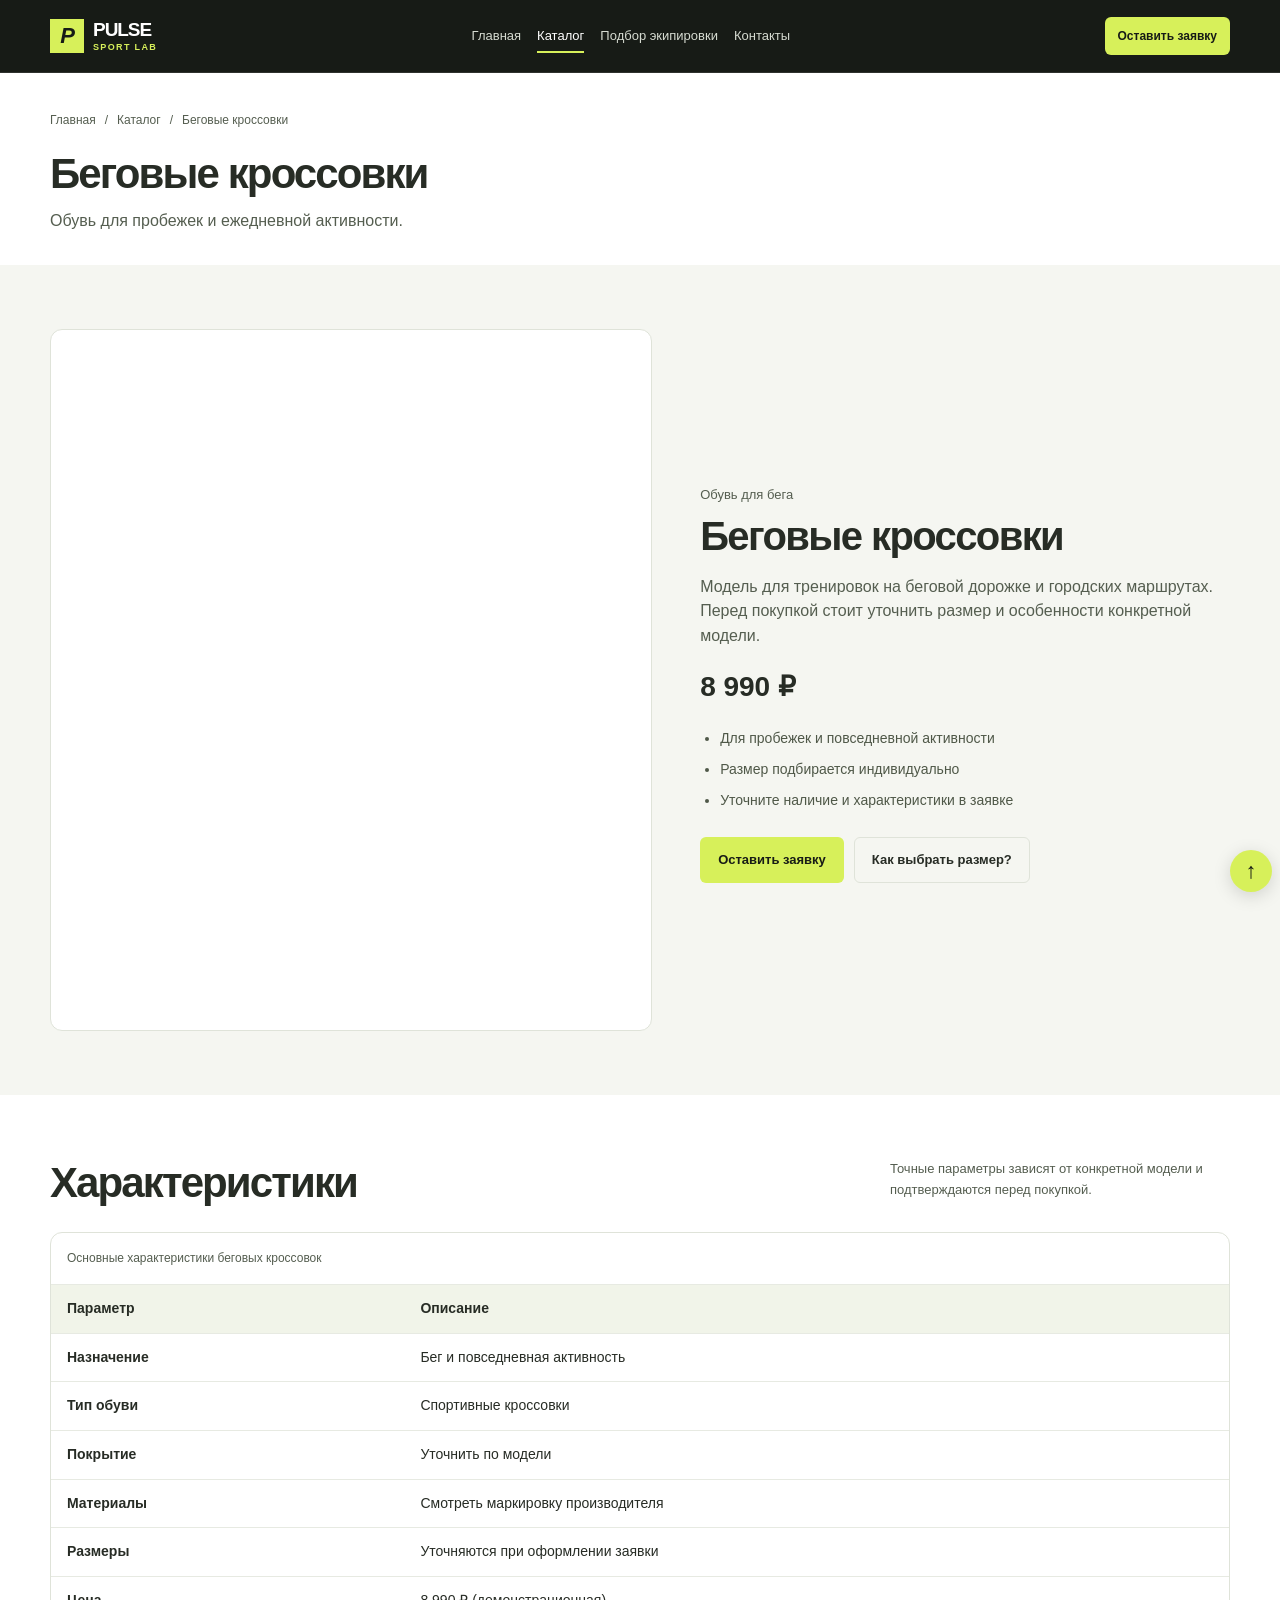
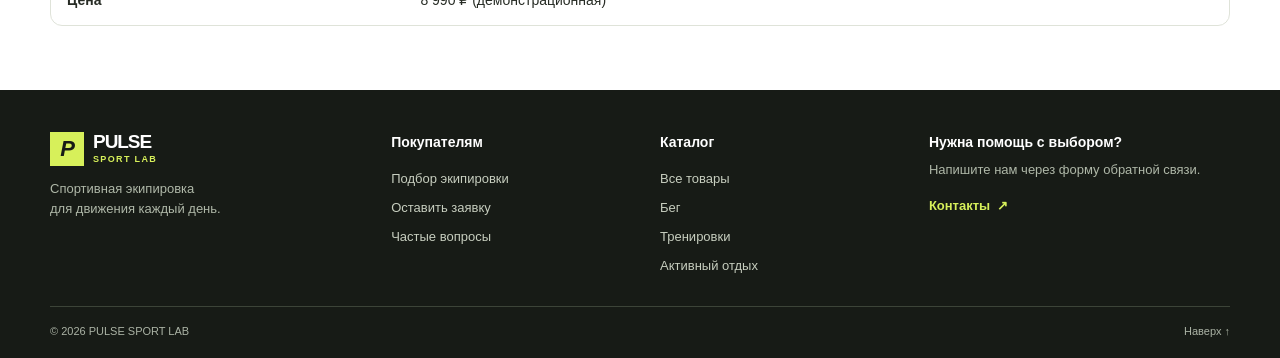
<file: product.html>
<!DOCTYPE html>
<html lang="ru">
<head>
  <meta charset="UTF-8">
  <meta name="viewport" content="width=device-width, initial-scale=1.0">
  <meta name="description" content="Карточка спортивных кроссовок с описанием и таблицей характеристик.">
  <meta name="theme-color" content="#171b16">
  <title>Беговые кроссовки — PULSE SPORT LAB</title>
  <link rel="stylesheet" href="css/style.css">
  <link rel="stylesheet" href="css/responsive.css">
</head>
<body>
<a class="skip-link" href="#main-content">Перейти к содержимому</a>
<header class="site-header">
  <div class="container site-header__inner">
    <a class="logo" href="index.html"><span class="logo__mark" aria-hidden="true">P</span><span class="logo__word">PULSE <small>SPORT LAB</small></span></a>
    <button class="menu-toggle" type="button" aria-expanded="false" aria-controls="site-menu" hidden>Меню</button>
    <nav id="site-menu" class="site-nav" aria-label="Основная навигация"><ul class="site-nav__list"><li><a class="site-nav__link" href="index.html">Главная</a></li><li><a class="site-nav__link site-nav__link--active" href="catalog.html" aria-current="page">Каталог</a></li><li><a class="site-nav__link" href="guide.html">Подбор экипировки</a></li><li><a class="site-nav__link" href="contacts.html">Контакты</a></li></ul></nav>
    <a class="button button--small site-header__cta" href="order.html">Оставить заявку</a>
  </div>
</header>
<main id="main-content" tabindex="-1">
  <section class="page-intro"><div class="container"><nav class="breadcrumbs" aria-label="Хлебные крошки"><a href="index.html">Главная</a><span aria-hidden="true">/</span><a href="catalog.html">Каталог</a><span aria-hidden="true">/</span><span aria-current="page">Беговые кроссовки</span></nav><h1>Беговые кроссовки</h1><p>Обувь для пробежек и ежедневной активности.</p></div></section>
  <section class="section section--paper"><div class="container product-detail"><div class="product-detail__visual"><img class="product-detail__image" src="images/running-shoes.webp" srcset="images/running-shoes-360.webp 360w, images/running-shoes.webp 750w" sizes="(min-width: 768px) min(46vw, 550px), calc(100vw - 32px)" alt="Беговые кроссовки фиолетового цвета" width="750" height="1000" loading="eager" decoding="async"></div><div class="product-detail__info"><p class="product-detail__category">Обувь для бега</p><h2>Беговые кроссовки</h2><p class="product-detail__lead">Модель для тренировок на беговой дорожке и городских маршрутах. Перед покупкой стоит уточнить размер и особенности конкретной модели.</p><p class="product-detail__price">8 990 ₽</p><ul class="feature-list"><li>Для пробежек и повседневной активности</li><li>Размер подбирается индивидуально</li><li>Уточните наличие и характеристики в заявке</li></ul><div class="product-detail__actions"><a class="button" href="order.html?product=%D0%91%D0%B5%D0%B3%D0%BE%D0%B2%D1%8B%D0%B5%20%D0%BA%D1%80%D0%BE%D1%81%D1%81%D0%BE%D0%B2%D0%BA%D0%B8">Оставить заявку</a><button class="button button--outline" type="button" data-dialog-open>Как выбрать размер?</button></div></div></div></section>
  <section class="section section--white" id="specifications"><div class="container"><div class="section-heading"><div><h2>Характеристики</h2></div><p class="section-heading__note">Точные параметры зависят от конкретной модели и подтверждаются перед покупкой.</p></div><div class="table-wrap"><table class="spec-table"><caption>Основные характеристики беговых кроссовок</caption><thead><tr><th scope="col">Параметр</th><th scope="col">Описание</th></tr></thead><tbody><tr><th scope="row">Назначение</th><td>Бег и повседневная активность</td></tr><tr><th scope="row">Тип обуви</th><td>Спортивные кроссовки</td></tr><tr><th scope="row">Покрытие</th><td>Уточнить по модели</td></tr><tr><th scope="row">Материалы</th><td>Смотреть маркировку производителя</td></tr><tr><th scope="row">Размеры</th><td>Уточняются при оформлении заявки</td></tr><tr><th scope="row">Цена</th><td>8 990 ₽ (демонстрационная)</td></tr></tbody></table></div>
<dl class="spec-cards"><div><dt>Назначение</dt><dd>Бег и повседневная активность</dd></div>
<div><dt>Тип обуви</dt><dd>Спортивные кроссовки</dd></div>
<div><dt>Покрытие</dt><dd>Уточнить по модели</dd></div>
<div><dt>Материалы</dt><dd>Смотреть маркировку производителя</dd></div>
<div><dt>Размеры</dt><dd>Уточняются при оформлении заявки</dd></div>
<div><dt>Цена</dt><dd>8 990 ₽ (демонстрационная)</dd></div></dl></div></section>
  <dialog class="order-dialog" data-fit-dialog aria-labelledby="fit-dialog-title"><div class="dialog__top"><h2 id="fit-dialog-title">Как выбрать размер</h2><button class="dialog__close" type="button" data-dialog-close aria-label="Закрыть окно">×</button></div><p>Измерь длину стопы от пятки до кончика самого длинного пальца. Сравни полученное значение с размерной сеткой производителя конкретной модели.</p><ol><li>Измеряй обе стопы стоя.</li><li>Ориентируйся на большую длину.</li><li>Проверь таблицу размеров и рекомендации производителя.</li></ol><button class="button" type="button" data-dialog-close>Понятно</button></dialog>
</main>
<footer class="site-footer">
  <div class="container">
    <div class="site-footer__main">
      <div class="site-footer__brand"><a class="logo logo--footer" href="index.html"><span class="logo__mark" aria-hidden="true">P</span><span class="logo__word">PULSE <small>SPORT LAB</small></span></a><p>Спортивная экипировка<br>для движения каждый день.</p></div>
      <nav class="site-footer__column" aria-label="Покупателям"><h2>Покупателям</h2><a href="guide.html">Подбор экипировки</a><a href="order.html">Оставить заявку</a><a href="contacts.html#faq">Частые вопросы</a></nav>
      <nav class="site-footer__column" aria-label="Каталог"><h2>Каталог</h2><a href="catalog.html">Все товары</a><a href="catalog.html#run">Бег</a><a href="catalog.html#train">Тренировки</a><a href="catalog.html#outdoor">Активный отдых</a></nav>
      <div class="site-footer__contact"><h2>Нужна помощь с выбором?</h2><p>Напишите нам через форму обратной связи.</p><a class="site-footer__contact-link" href="contacts.html">Контакты <span aria-hidden="true">↗</span></a></div>
    </div>
    <div class="site-footer__bottom"><span>© 2026 PULSE SPORT LAB</span><a href="#main-content">Наверх ↑</a></div>
  </div>
</footer>
<a class="back-to-top" href="#main-content" aria-label="Вернуться наверх">↑</a>
<script src="js/main.js" defer></script>
</body>
</html>
</file>
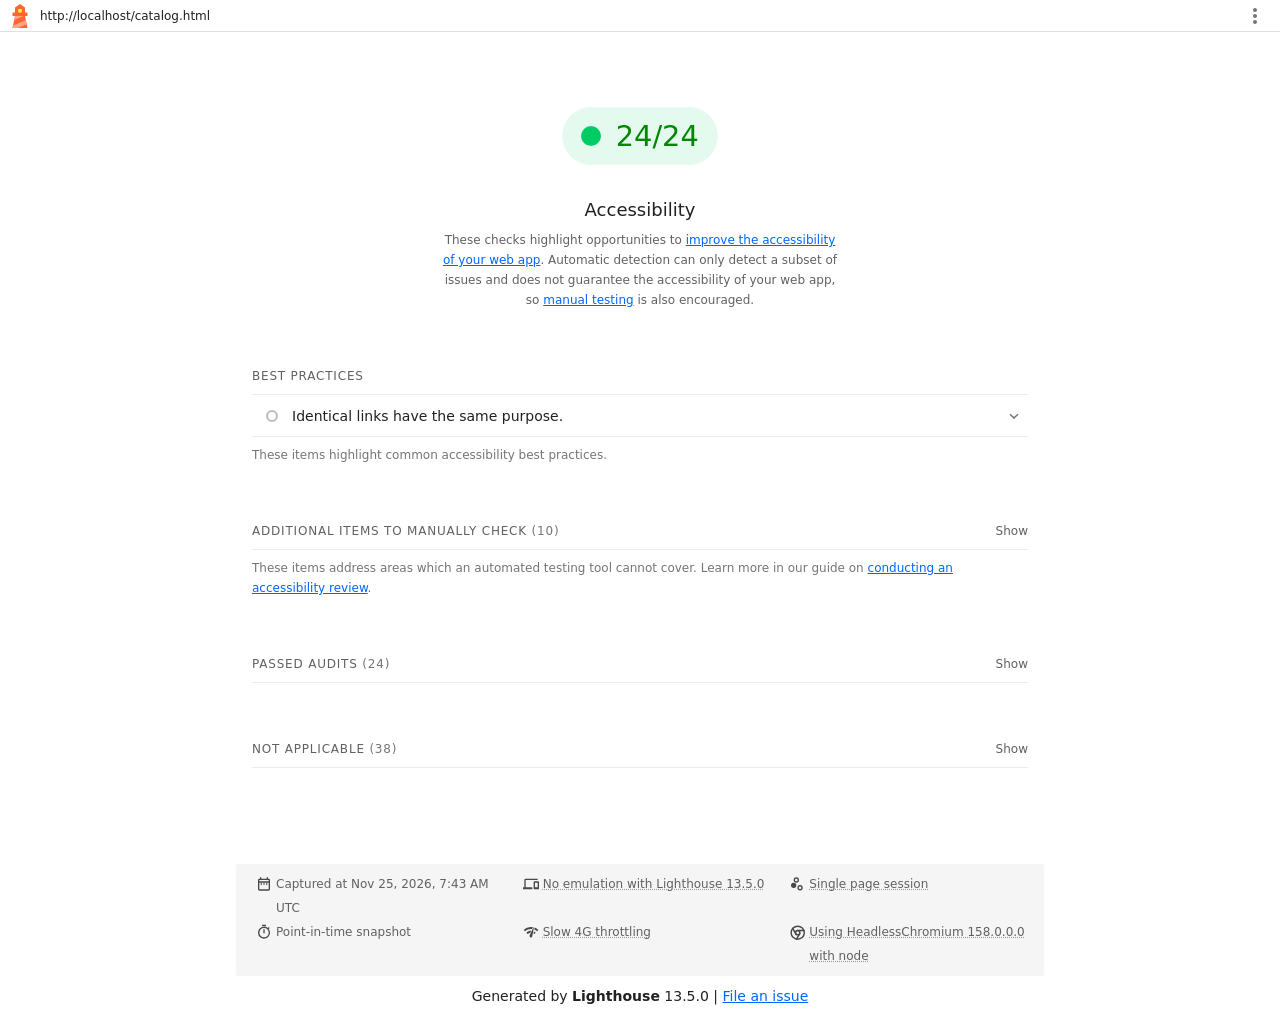
<file: lighthouse/catalog.html>
<!--
@license
Copyright 2018 Google LLC
SPDX-License-Identifier: Apache-2.0
-->
<!doctype html>
<html lang="en">
<head>
  <meta charset="utf-8">
  <meta name="viewport" content="width=device-width, initial-scale=1, minimum-scale=1">
  <link rel="icon" href='data:image/svg+xml;utf8,<svg fill="none" xmlns="http://www.w3.org/2000/svg" viewBox="0 0 48 48"><path d="m14 7 10-7 10 7v10h5v7h-5l5 24H9l5-24H9v-7h5V7Z" fill="%23F63"/><path d="M31.561 24H14l-1.689 8.105L31.561 24ZM18.983 48H9l1.022-4.907L35.723 32.27l1.663 7.98L18.983 48Z" fill="%23FFA385"/><path fill="%23FF3" d="M20.5 10h7v7h-7z"/></svg>'>
  <title>Lighthouse Report</title>
  <style>body {margin: 0}</style>
</head>
<body>
  <noscript>Lighthouse report requires JavaScript. Please enable.</noscript>

  <div id="lh-log"></div>

  <script>window.__LIGHTHOUSE_JSON__ = {"lighthouseVersion":"13.5.0","finalDisplayedUrl":"http://localhost/catalog.html","fetchTime":"2026-11-25T07:43:29.836Z","gatherMode":"snapshot","runWarnings":[],"userAgent":"Mozilla/5.0 (Windows NT 10.0; Win64; x64) AppleWebKit/537.36 (KHTML, like Gecko) HeadlessChrome/158.0.0.0 Safari/537.36","environment":{"hostUserAgent":"Mozilla/5.0 (Windows NT 10.0; Win64; x64) AppleWebKit/537.36 (KHTML, like Gecko) HeadlessChrome/158.0.0.0 Safari/537.36","benchmarkIndex":2276,"credits":{"axe-core":"4.13.0"}},"audits":{"accesskeys":{"id":"accesskeys","title":"`[accesskey]` values are unique","description":"Access keys let users quickly focus a part of the page. For proper navigation, each access key must be unique. [Learn more about access keys](https://dequeuniversity.com/rules/axe/4.13/accesskeys).","score":null,"scoreDisplayMode":"notApplicable"},"aria-allowed-attr":{"id":"aria-allowed-attr","title":"`[aria-*]` attributes match their roles","description":"Each ARIA `role` supports a specific subset of `aria-*` attributes. Mismatching these invalidates the `aria-*` attributes. [Learn how to match ARIA attributes to their roles](https://dequeuniversity.com/rules/axe/4.13/aria-allowed-attr).","score":1,"scoreDisplayMode":"binary","details":{"type":"table","headings":[{"key":"node","valueType":"node","subItemsHeading":{"key":"relatedNode","valueType":"node"},"label":"Failing Elements"}],"items":[]}},"aria-allowed-role":{"id":"aria-allowed-role","title":"Uses ARIA roles only on compatible elements","description":"Many HTML elements can only be assigned certain ARIA roles. Using ARIA roles where they are not allowed can interfere with the accessibility of the web page. [Learn more about ARIA roles](https://dequeuniversity.com/rules/axe/4.13/aria-allowed-role).","score":null,"scoreDisplayMode":"notApplicable"},"aria-command-name":{"id":"aria-command-name","title":"`button`, `link`, and `menuitem` elements have accessible names","description":"When an element doesn't have an accessible name, screen readers announce it with a generic name, making it unusable for users who rely on screen readers. [Learn how to make command elements more accessible](https://dequeuniversity.com/rules/axe/4.13/aria-command-name).","score":null,"scoreDisplayMode":"notApplicable"},"aria-conditional-attr":{"id":"aria-conditional-attr","title":"ARIA attributes are used as specified for the element's role","description":"Some ARIA attributes are only allowed on an element under certain conditions. [Learn more about conditional ARIA attributes](https://dequeuniversity.com/rules/axe/4.13/aria-conditional-attr).","score":1,"scoreDisplayMode":"binary","details":{"type":"table","headings":[{"key":"node","valueType":"node","subItemsHeading":{"key":"relatedNode","valueType":"node"},"label":"Failing Elements"}],"items":[]}},"aria-deprecated-role":{"id":"aria-deprecated-role","title":"Deprecated ARIA roles were not used","description":"Deprecated ARIA roles may not be processed correctly by assistive technology. [Learn more about deprecated ARIA roles](https://dequeuniversity.com/rules/axe/4.13/aria-deprecated-role).","score":1,"scoreDisplayMode":"binary","details":{"type":"table","headings":[{"key":"node","valueType":"node","subItemsHeading":{"key":"relatedNode","valueType":"node"},"label":"Failing Elements"}],"items":[]}},"aria-dialog-name":{"id":"aria-dialog-name","title":"Elements with `role=\"dialog\"` or `role=\"alertdialog\"` have accessible names.","description":"ARIA dialog elements without accessible names may prevent screen readers users from discerning the purpose of these elements. [Learn how to make ARIA dialog elements more accessible](https://dequeuniversity.com/rules/axe/4.13/aria-dialog-name).","score":null,"scoreDisplayMode":"notApplicable"},"aria-hidden-body":{"id":"aria-hidden-body","title":"`[aria-hidden=\"true\"]` is not present on the document `\u003cbody>`","description":"Assistive technologies, like screen readers, work inconsistently when `aria-hidden=\"true\"` is set on the document `\u003cbody>`. [Learn how `aria-hidden` affects the document body](https://dequeuniversity.com/rules/axe/4.13/aria-hidden-body).","score":1,"scoreDisplayMode":"binary","details":{"type":"table","headings":[{"key":"node","valueType":"node","subItemsHeading":{"key":"relatedNode","valueType":"node"},"label":"Failing Elements"}],"items":[]}},"aria-hidden-focus":{"id":"aria-hidden-focus","title":"`[aria-hidden=\"true\"]` elements do not contain focusable descendents","description":"Focusable descendents within an `[aria-hidden=\"true\"]` element prevent those interactive elements from being available to users of assistive technologies like screen readers. [Learn how `aria-hidden` affects focusable elements](https://dequeuniversity.com/rules/axe/4.13/aria-hidden-focus).","score":1,"scoreDisplayMode":"binary","details":{"type":"table","headings":[{"key":"node","valueType":"node","subItemsHeading":{"key":"relatedNode","valueType":"node"},"label":"Failing Elements"}],"items":[]}},"aria-input-field-name":{"id":"aria-input-field-name","title":"ARIA input fields have accessible names","description":"When an input field doesn't have an accessible name, screen readers announce it with a generic name, making it unusable for users who rely on screen readers. [Learn more about input field labels](https://dequeuniversity.com/rules/axe/4.13/aria-input-field-name).","score":null,"scoreDisplayMode":"notApplicable"},"aria-meter-name":{"id":"aria-meter-name","title":"ARIA `meter` elements have accessible names","description":"When a meter element doesn't have an accessible name, screen readers announce it with a generic name, making it unusable for users who rely on screen readers. [Learn how to name `meter` elements](https://dequeuniversity.com/rules/axe/4.13/aria-meter-name).","score":null,"scoreDisplayMode":"notApplicable"},"aria-progressbar-name":{"id":"aria-progressbar-name","title":"ARIA `progressbar` elements have accessible names","description":"When a `progressbar` element doesn't have an accessible name, screen readers announce it with a generic name, making it unusable for users who rely on screen readers. [Learn how to label `progressbar` elements](https://dequeuniversity.com/rules/axe/4.13/aria-progressbar-name).","score":null,"scoreDisplayMode":"notApplicable"},"aria-prohibited-attr":{"id":"aria-prohibited-attr","title":"Elements use only permitted ARIA attributes","description":"Using ARIA attributes in roles where they are prohibited can mean that important information is not communicated to users of assistive technologies. [Learn more about prohibited ARIA roles](https://dequeuniversity.com/rules/axe/4.13/aria-prohibited-attr).","score":1,"scoreDisplayMode":"binary","details":{"type":"table","headings":[{"key":"node","valueType":"node","subItemsHeading":{"key":"relatedNode","valueType":"node"},"label":"Failing Elements"}],"items":[]}},"aria-required-attr":{"id":"aria-required-attr","title":"`[role]`s have all required `[aria-*]` attributes","description":"Some ARIA roles have required attributes that describe the state of the element to screen readers. [Learn more about roles and required attributes](https://dequeuniversity.com/rules/axe/4.13/aria-required-attr).","score":1,"scoreDisplayMode":"binary","details":{"type":"table","headings":[{"key":"node","valueType":"node","subItemsHeading":{"key":"relatedNode","valueType":"node"},"label":"Failing Elements"}],"items":[]}},"aria-required-children":{"id":"aria-required-children","title":"Elements with an ARIA `[role]` that require children to contain a specific `[role]` have all required children.","description":"Some ARIA parent roles must contain specific child roles to perform their intended accessibility functions. [Learn more about roles and required children elements](https://dequeuniversity.com/rules/axe/4.13/aria-required-children).","score":null,"scoreDisplayMode":"notApplicable"},"aria-required-parent":{"id":"aria-required-parent","title":"`[role]`s are contained by their required parent element","description":"Some ARIA child roles must be contained by specific parent roles to properly perform their intended accessibility functions. [Learn more about ARIA roles and required parent element](https://dequeuniversity.com/rules/axe/4.13/aria-required-parent).","score":null,"scoreDisplayMode":"notApplicable"},"aria-roles":{"id":"aria-roles","title":"`[role]` values are valid","description":"ARIA roles must have valid values in order to perform their intended accessibility functions. [Learn more about valid ARIA roles](https://dequeuniversity.com/rules/axe/4.13/aria-roles).","score":1,"scoreDisplayMode":"binary","details":{"type":"table","headings":[{"key":"node","valueType":"node","subItemsHeading":{"key":"relatedNode","valueType":"node"},"label":"Failing Elements"}],"items":[]}},"aria-text":{"id":"aria-text","title":"Elements with the `role=text` attribute do not have focusable descendents.","description":"Adding `role=text` around a text node split by markup enables VoiceOver to treat it as one phrase, but the element's focusable descendents will not be announced. [Learn more about the `role=text` attribute](https://dequeuniversity.com/rules/axe/4.13/aria-text).","score":null,"scoreDisplayMode":"notApplicable"},"aria-toggle-field-name":{"id":"aria-toggle-field-name","title":"ARIA toggle fields have accessible names","description":"When a toggle field doesn't have an accessible name, screen readers announce it with a generic name, making it unusable for users who rely on screen readers. [Learn more about toggle fields](https://dequeuniversity.com/rules/axe/4.13/aria-toggle-field-name).","score":null,"scoreDisplayMode":"notApplicable"},"aria-tooltip-name":{"id":"aria-tooltip-name","title":"ARIA `tooltip` elements have accessible names","description":"When a tooltip element doesn't have an accessible name, screen readers announce it with a generic name, making it unusable for users who rely on screen readers. [Learn how to name `tooltip` elements](https://dequeuniversity.com/rules/axe/4.13/aria-tooltip-name).","score":null,"scoreDisplayMode":"notApplicable"},"aria-treeitem-name":{"id":"aria-treeitem-name","title":"ARIA `treeitem` elements have accessible names","description":"When a `treeitem` element doesn't have an accessible name, screen readers announce it with a generic name, making it unusable for users who rely on screen readers. [Learn more about labeling `treeitem` elements](https://dequeuniversity.com/rules/axe/4.13/aria-treeitem-name).","score":null,"scoreDisplayMode":"notApplicable"},"aria-valid-attr-value":{"id":"aria-valid-attr-value","title":"`[aria-*]` attributes have valid values","description":"Assistive technologies, like screen readers, can't interpret ARIA attributes with invalid values. [Learn more about valid values for ARIA attributes](https://dequeuniversity.com/rules/axe/4.13/aria-valid-attr-value).","score":1,"scoreDisplayMode":"binary","details":{"type":"table","headings":[{"key":"node","valueType":"node","subItemsHeading":{"key":"relatedNode","valueType":"node"},"label":"Failing Elements"}],"items":[]}},"aria-valid-attr":{"id":"aria-valid-attr","title":"`[aria-*]` attributes are valid and not misspelled","description":"Assistive technologies, like screen readers, can't interpret ARIA attributes with invalid names. [Learn more about valid ARIA attributes](https://dequeuniversity.com/rules/axe/4.13/aria-valid-attr).","score":1,"scoreDisplayMode":"binary","details":{"type":"table","headings":[{"key":"node","valueType":"node","subItemsHeading":{"key":"relatedNode","valueType":"node"},"label":"Failing Elements"}],"items":[]}},"button-name":{"id":"button-name","title":"Buttons have an accessible name","description":"When a button doesn't have an accessible name, screen readers announce it as \"button\", making it unusable for users who rely on screen readers. [Learn how to make buttons more accessible](https://dequeuniversity.com/rules/axe/4.13/button-name).","score":1,"scoreDisplayMode":"binary","details":{"type":"table","headings":[{"key":"node","valueType":"node","subItemsHeading":{"key":"relatedNode","valueType":"node"},"label":"Failing Elements"}],"items":[]}},"bypass":{"id":"bypass","title":"The page contains a heading, skip link, or landmark region","description":"Adding ways to bypass repetitive content lets keyboard users navigate the page more efficiently. [Learn more about bypass blocks](https://dequeuniversity.com/rules/axe/4.13/bypass).","score":null,"scoreDisplayMode":"notApplicable"},"color-contrast":{"id":"color-contrast","title":"Background and foreground colors have a sufficient contrast ratio","description":"Low-contrast text is difficult or impossible for many users to read. [Learn how to provide sufficient color contrast](https://dequeuniversity.com/rules/axe/4.13/color-contrast).","score":1,"scoreDisplayMode":"binary","details":{"type":"table","headings":[{"key":"node","valueType":"node","subItemsHeading":{"key":"relatedNode","valueType":"node"},"label":"Failing Elements"}],"items":[]}},"definition-list":{"id":"definition-list","title":"`\u003cdl>`'s contain only properly-ordered `\u003cdt>` and `\u003cdd>` groups, `\u003cscript>`, `\u003ctemplate>` or `\u003cdiv>` elements.","description":"When definition lists are not properly marked up, screen readers may produce confusing or inaccurate output. [Learn how to structure definition lists correctly](https://dequeuniversity.com/rules/axe/4.13/definition-list).","score":null,"scoreDisplayMode":"notApplicable"},"dlitem":{"id":"dlitem","title":"Definition list items are wrapped in `\u003cdl>` elements","description":"Definition list items (`\u003cdt>` and `\u003cdd>`) must be wrapped in a parent `\u003cdl>` element to ensure that screen readers can properly announce them. [Learn how to structure definition lists correctly](https://dequeuniversity.com/rules/axe/4.13/dlitem).","score":null,"scoreDisplayMode":"notApplicable"},"document-title":{"id":"document-title","title":"Document has a `\u003ctitle>` element","description":"The title gives screen reader users an overview of the page, and search engine users rely on it heavily to determine if a page is relevant to their search. [Learn more about document titles](https://dequeuniversity.com/rules/axe/4.13/document-title).","score":1,"scoreDisplayMode":"binary","details":{"type":"table","headings":[{"key":"node","valueType":"node","subItemsHeading":{"key":"relatedNode","valueType":"node"},"label":"Failing Elements"}],"items":[]}},"duplicate-id-aria":{"id":"duplicate-id-aria","title":"ARIA IDs are unique","description":"The value of an ARIA ID must be unique to prevent other instances from being overlooked by assistive technologies. [Learn how to fix duplicate ARIA IDs](https://dequeuniversity.com/rules/axe/4.13/duplicate-id-aria).","score":null,"scoreDisplayMode":"notApplicable"},"empty-heading":{"id":"empty-heading","title":"All heading elements contain content.","description":"A heading with no content or inaccessible text prevent screen reader users from accessing information on the page's structure. [Learn more about headings](https://dequeuniversity.com/rules/axe/4.13/empty-heading).","score":null,"scoreDisplayMode":"notApplicable"},"form-field-multiple-labels":{"id":"form-field-multiple-labels","title":"No form fields have multiple labels","description":"Form fields with multiple labels can be confusingly announced by assistive technologies like screen readers which use either the first, the last, or all of the labels. [Learn how to use form labels](https://dequeuniversity.com/rules/axe/4.13/form-field-multiple-labels).","score":null,"scoreDisplayMode":"notApplicable"},"frame-title":{"id":"frame-title","title":"`\u003cframe>` or `\u003ciframe>` elements have a title","description":"Screen reader users rely on frame titles to describe the contents of frames. [Learn more about frame titles](https://dequeuniversity.com/rules/axe/4.13/frame-title).","score":null,"scoreDisplayMode":"notApplicable"},"heading-order":{"id":"heading-order","title":"Heading elements appear in a sequentially-descending order","description":"Properly ordered headings that do not skip levels convey the semantic structure of the page, making it easier to navigate and understand when using assistive technologies. [Learn more about heading order](https://dequeuniversity.com/rules/axe/4.13/heading-order).","score":1,"scoreDisplayMode":"binary","details":{"type":"table","headings":[{"key":"node","valueType":"node","subItemsHeading":{"key":"relatedNode","valueType":"node"},"label":"Failing Elements"}],"items":[]}},"html-has-lang":{"id":"html-has-lang","title":"`\u003chtml>` element has a `[lang]` attribute","description":"If a page doesn't specify a `lang` attribute, a screen reader assumes that the page is in the default language that the user chose when setting up the screen reader. If the page isn't actually in the default language, then the screen reader might not announce the page's text correctly. [Learn more about the `lang` attribute](https://dequeuniversity.com/rules/axe/4.13/html-has-lang).","score":1,"scoreDisplayMode":"binary","details":{"type":"table","headings":[{"key":"node","valueType":"node","subItemsHeading":{"key":"relatedNode","valueType":"node"},"label":"Failing Elements"}],"items":[]}},"html-lang-valid":{"id":"html-lang-valid","title":"`\u003chtml>` element has a valid value for its `[lang]` attribute","description":"Specifying a valid [BCP 47 language](https://www.w3.org/International/questions/qa-choosing-language-tags#question) helps screen readers announce text properly. [Learn how to use the `lang` attribute](https://dequeuniversity.com/rules/axe/4.13/html-lang-valid).","score":1,"scoreDisplayMode":"binary","details":{"type":"table","headings":[{"key":"node","valueType":"node","subItemsHeading":{"key":"relatedNode","valueType":"node"},"label":"Failing Elements"}],"items":[]}},"html-xml-lang-mismatch":{"id":"html-xml-lang-mismatch","title":"`\u003chtml>` element has an `[xml:lang]` attribute with the same base language as the `[lang]` attribute.","description":"If the webpage does not specify a consistent language, then the screen reader might not announce the page's text correctly. [Learn more about the `lang` attribute](https://dequeuniversity.com/rules/axe/4.13/html-xml-lang-mismatch).","score":null,"scoreDisplayMode":"notApplicable"},"identical-links-same-purpose":{"id":"identical-links-same-purpose","title":"Identical links have the same purpose.","description":"Links with the same destination should have the same description, to help users understand the link's purpose and decide whether to follow it. [Learn more about identical links](https://dequeuniversity.com/rules/axe/4.13/identical-links-same-purpose).","score":1,"scoreDisplayMode":"informative","details":{"type":"table","headings":[{"key":"node","valueType":"node","subItemsHeading":{"key":"relatedNode","valueType":"node"},"label":"Failing Elements"}],"items":[{"node":{"type":"node","lhId":"1-1-A","path":"1,HTML,1,BODY,1,HEADER,0,DIV,3,A","selector":"body > header.site-header > div.container > a.button","boundingRect":{"top":17,"bottom":55,"left":274,"right":399,"width":125,"height":38},"snippet":"\u003ca class=\"button button--small site-header__cta\" href=\"order.html\">","nodeLabel":"Оставить заявку","explanation":"Fix all of the following:\n  Check that links have the same purpose, or are intentionally ambiguous."},"subItems":{"type":"subitems","items":[{"relatedNode":{"type":"node","lhId":"1-2-A","path":"1,HTML,1,BODY,2,MAIN,1,SECTION,0,DIV,1,DIV,0,SECTION,1,DIV,1,ARTICLE,1,DIV,3,DIV,1,A","selector":"article.product-card > div.product-card__content > div.product-card__bottom > a.product-card__link","boundingRect":{"top":2103,"bottom":2121,"left":270,"right":382,"width":112,"height":19},"snippet":"\u003ca class=\"product-card__link\" href=\"order.html?product=%D0%A1%D0%BF%D0%BE%D1%80%D1%82%D0%B8%D0%B2%D0%BD%D0%B0%…\">","nodeLabel":"Оставить заявку ↗"}},{"relatedNode":{"type":"node","lhId":"1-3-A","path":"1,HTML,1,BODY,2,MAIN,1,SECTION,0,DIV,1,DIV,1,SECTION,1,DIV,0,ARTICLE,1,DIV,3,DIV,1,A","selector":"article.product-card > div.product-card__content > div.product-card__bottom > a.product-card__link","boundingRect":{"top":2939,"bottom":2957,"left":270,"right":382,"width":112,"height":19},"snippet":"\u003ca class=\"product-card__link\" href=\"order.html?product=%D0%9D%D0%B0%D0%B1%D0%BE%D1%80%20%D0%B3%D0%B0%D0%BD%D1%…\">","nodeLabel":"Оставить заявку ↗"}},{"relatedNode":{"type":"node","lhId":"1-4-A","path":"1,HTML,1,BODY,2,MAIN,1,SECTION,0,DIV,1,DIV,1,SECTION,1,DIV,1,ARTICLE,1,DIV,3,DIV,1,A","selector":"article.product-card > div.product-card__content > div.product-card__bottom > a.product-card__link","boundingRect":{"top":3672,"bottom":3691,"left":270,"right":382,"width":112,"height":19},"snippet":"\u003ca class=\"product-card__link\" href=\"order.html?product=%D0%9D%D0%B0%D0%B1%D0%BE%D1%80%20%D1%84%D0%B8%D1%82%D0%…\">","nodeLabel":"Оставить заявку ↗"}}]}}],"debugData":{"type":"debugdata","impact":"minor","tags":["cat.semantics","wcag2aaa","wcag249"]}}},"image-alt":{"id":"image-alt","title":"Image elements have `[alt]` attributes","description":"Informative elements should aim for short, descriptive alternate text. Decorative elements can be ignored with an empty alt attribute. [Learn more about the `alt` attribute](https://dequeuniversity.com/rules/axe/4.13/image-alt).","score":1,"scoreDisplayMode":"binary","details":{"type":"table","headings":[{"key":"node","valueType":"node","subItemsHeading":{"key":"relatedNode","valueType":"node"},"label":"Failing Elements"}],"items":[]}},"image-redundant-alt":{"id":"image-redundant-alt","title":"Image elements do not have `[alt]` attributes that are redundant text.","description":"Informative elements should aim for short, descriptive alternative text. Alternative text that is exactly the same as the text adjacent to the link or image is potentially confusing for screen reader users, because the text will be read twice. [Learn more about the `alt` attribute](https://dequeuniversity.com/rules/axe/4.13/image-redundant-alt).","score":null,"scoreDisplayMode":"notApplicable"},"input-button-name":{"id":"input-button-name","title":"Input buttons have discernible text.","description":"Adding discernable and accessible text to input buttons may help screen reader users understand the purpose of the input button. [Learn more about input buttons](https://dequeuniversity.com/rules/axe/4.13/input-button-name).","score":null,"scoreDisplayMode":"notApplicable"},"input-image-alt":{"id":"input-image-alt","title":"`\u003cinput type=\"image\">` elements have `[alt]` text","description":"When an image is being used as an `\u003cinput>` button, providing alternative text can help screen reader users understand the purpose of the button. [Learn about input image alt text](https://dequeuniversity.com/rules/axe/4.13/input-image-alt).","score":null,"scoreDisplayMode":"notApplicable"},"label-content-name-mismatch":{"id":"label-content-name-mismatch","title":"Elements with visible text labels have matching accessible names.","description":"Visible text labels that do not match the accessible name can result in a confusing experience for screen reader users. [Learn more about accessible names](https://dequeuniversity.com/rules/axe/4.13/label-content-name-mismatch).","score":1,"scoreDisplayMode":"binary","details":{"type":"table","headings":[{"key":"node","valueType":"node","subItemsHeading":{"key":"relatedNode","valueType":"node"},"label":"Failing Elements"}],"items":[]}},"label":{"id":"label","title":"Form elements have associated labels","description":"Labels ensure that form controls are announced properly by assistive technologies, like screen readers. [Learn more about form element labels](https://dequeuniversity.com/rules/axe/4.13/label).","score":null,"scoreDisplayMode":"notApplicable"},"landmark-one-main":{"id":"landmark-one-main","title":"Document has a main landmark.","description":"One main landmark helps screen reader users navigate a web page. [Learn more about landmarks](https://dequeuniversity.com/rules/axe/4.13/landmark-one-main).","score":1,"scoreDisplayMode":"binary","details":{"type":"table","headings":[{"key":"node","valueType":"node","subItemsHeading":{"key":"relatedNode","valueType":"node"},"label":"Failing Elements"}],"items":[]}},"link-name":{"id":"link-name","title":"Links have a discernible name","description":"Link text (and alternate text for images, when used as links) that is discernible, unique, and focusable improves the navigation experience for screen reader users. [Learn how to make links accessible](https://dequeuniversity.com/rules/axe/4.13/link-name).","score":1,"scoreDisplayMode":"binary","details":{"type":"table","headings":[{"key":"node","valueType":"node","subItemsHeading":{"key":"relatedNode","valueType":"node"},"label":"Failing Elements"}],"items":[]}},"link-in-text-block":{"id":"link-in-text-block","title":"Links are distinguishable without relying on color.","description":"Low-contrast text is difficult or impossible for many users to read. Link text that is discernible improves the experience for users with low vision. [Learn how to make links distinguishable](https://dequeuniversity.com/rules/axe/4.13/link-in-text-block).","score":null,"scoreDisplayMode":"notApplicable"},"list":{"id":"list","title":"Lists contain only `\u003cli>` elements and script supporting elements (`\u003cscript>` and `\u003ctemplate>`).","description":"Screen readers have a specific way of announcing lists. Ensuring proper list structure aids screen reader output. [Learn more about proper list structure](https://dequeuniversity.com/rules/axe/4.13/list).","score":null,"scoreDisplayMode":"notApplicable"},"listitem":{"id":"listitem","title":"List items (`\u003cli>`) are contained within `\u003cul>`, `\u003col>` or `\u003cmenu>` parent elements","description":"Screen readers require list items (`\u003cli>`) to be contained within a parent `\u003cul>`, `\u003col>` or `\u003cmenu>` to be announced properly. [Learn more about proper list structure](https://dequeuniversity.com/rules/axe/4.13/listitem).","score":null,"scoreDisplayMode":"notApplicable"},"meta-refresh":{"id":"meta-refresh","title":"The document does not use `\u003cmeta http-equiv=\"refresh\">`","description":"Users do not expect a page to refresh automatically, and doing so will move focus back to the top of the page. This may create a frustrating or confusing experience. [Learn more about the refresh meta tag](https://dequeuniversity.com/rules/axe/4.13/meta-refresh).","score":null,"scoreDisplayMode":"notApplicable"},"meta-viewport":{"id":"meta-viewport","title":"`[user-scalable=\"no\"]` is not used in the `\u003cmeta name=\"viewport\">` element and the `[maximum-scale]` attribute is not less than 5.","description":"Disabling zooming is problematic for users with low vision who rely on screen magnification to properly see the contents of a web page. [Learn more about the viewport meta tag](https://dequeuniversity.com/rules/axe/4.13/meta-viewport).","score":1,"scoreDisplayMode":"binary","details":{"type":"table","headings":[{"key":"node","valueType":"node","subItemsHeading":{"key":"relatedNode","valueType":"node"},"label":"Failing Elements"}],"items":[]}},"object-alt":{"id":"object-alt","title":"`\u003cobject>` elements have alternate text","description":"Screen readers cannot translate non-text content. Adding alternate text to `\u003cobject>` elements helps screen readers convey meaning to users. [Learn more about alt text for `object` elements](https://dequeuniversity.com/rules/axe/4.13/object-alt).","score":null,"scoreDisplayMode":"notApplicable"},"select-name":{"id":"select-name","title":"Select elements have associated label elements.","description":"Form elements without effective labels can create frustrating experiences for screen reader users. [Learn more about the `select` element](https://dequeuniversity.com/rules/axe/4.13/select-name).","score":1,"scoreDisplayMode":"binary","details":{"type":"table","headings":[{"key":"node","valueType":"node","subItemsHeading":{"key":"relatedNode","valueType":"node"},"label":"Failing Elements"}],"items":[]}},"skip-link":{"id":"skip-link","title":"Skip links are focusable.","description":"Including a skip link can help users skip to the main content to save time. [Learn more about skip links](https://dequeuniversity.com/rules/axe/4.13/skip-link).","score":1,"scoreDisplayMode":"binary","details":{"type":"table","headings":[{"key":"node","valueType":"node","subItemsHeading":{"key":"relatedNode","valueType":"node"},"label":"Failing Elements"}],"items":[]}},"tabindex":{"id":"tabindex","title":"No element has a `[tabindex]` value greater than 0","description":"A value greater than 0 implies an explicit navigation ordering. Although technically valid, this often creates frustrating experiences for users who rely on assistive technologies. [Learn more about the `tabindex` attribute](https://dequeuniversity.com/rules/axe/4.13/tabindex).","score":1,"scoreDisplayMode":"binary","details":{"type":"table","headings":[{"key":"node","valueType":"node","subItemsHeading":{"key":"relatedNode","valueType":"node"},"label":"Failing Elements"}],"items":[]}},"table-duplicate-name":{"id":"table-duplicate-name","title":"Tables have different content in the summary attribute and `\u003ccaption>`.","description":"The summary attribute should describe the table structure, while `\u003ccaption>` should have the onscreen title. Accurate table mark-up helps users of screen readers. [Learn more about summary and caption](https://dequeuniversity.com/rules/axe/4.13/table-duplicate-name).","score":null,"scoreDisplayMode":"notApplicable"},"table-fake-caption":{"id":"table-fake-caption","title":"Tables use `\u003ccaption>` instead of cells with the `[colspan]` attribute to indicate a caption.","description":"Screen readers have features to make navigating tables easier. Ensuring that tables use the actual caption element instead of cells with the `[colspan]` attribute may improve the experience for screen reader users. [Learn more about captions](https://dequeuniversity.com/rules/axe/4.13/table-fake-caption).","score":null,"scoreDisplayMode":"notApplicable"},"target-size":{"id":"target-size","title":"Touch targets have sufficient size and spacing.","description":"Touch targets with sufficient size and spacing help users who may have difficulty targeting small controls to activate the targets. [Learn more about touch targets](https://dequeuniversity.com/rules/axe/4.13/target-size).","score":1,"scoreDisplayMode":"binary","details":{"type":"table","headings":[{"key":"node","valueType":"node","subItemsHeading":{"key":"relatedNode","valueType":"node"},"label":"Failing Elements"}],"items":[]}},"td-has-header":{"id":"td-has-header","title":"`\u003ctd>` elements in a large `\u003ctable>` have one or more table headers.","description":"Screen readers have features to make navigating tables easier. Ensuring that `\u003ctd>` elements in a large table (3 or more cells in width and height) have an associated table header may improve the experience for screen reader users. [Learn more about table headers](https://dequeuniversity.com/rules/axe/4.13/td-has-header).","score":null,"scoreDisplayMode":"notApplicable"},"td-headers-attr":{"id":"td-headers-attr","title":"Cells in a `\u003ctable>` element that use the `[headers]` attribute refer to table cells within the same table.","description":"Screen readers have features to make navigating tables easier. Ensuring `\u003ctd>` cells using the `[headers]` attribute only refer to other cells in the same table may improve the experience for screen reader users. [Learn more about the `headers` attribute](https://dequeuniversity.com/rules/axe/4.13/td-headers-attr).","score":null,"scoreDisplayMode":"notApplicable"},"th-has-data-cells":{"id":"th-has-data-cells","title":"`\u003cth>` elements and elements with `[role=\"columnheader\"/\"rowheader\"]` have data cells they describe.","description":"Screen readers have features to make navigating tables easier. Ensuring table headers always refer to some set of cells may improve the experience for screen reader users. [Learn more about table headers](https://dequeuniversity.com/rules/axe/4.13/th-has-data-cells).","score":null,"scoreDisplayMode":"notApplicable"},"valid-lang":{"id":"valid-lang","title":"`[lang]` attributes have a valid value","description":"Specifying a valid [BCP 47 language](https://www.w3.org/International/questions/qa-choosing-language-tags#question) on elements helps ensure that text is pronounced correctly by a screen reader. [Learn how to use the `lang` attribute](https://dequeuniversity.com/rules/axe/4.13/valid-lang).","score":null,"scoreDisplayMode":"notApplicable"},"video-caption":{"id":"video-caption","title":"`\u003cvideo>` elements contain a `\u003ctrack>` element with `[kind=\"captions\"]`","description":"When a video provides a caption it is easier for deaf and hearing impaired users to access its information. [Learn more about video captions](https://dequeuniversity.com/rules/axe/4.13/video-caption).","score":null,"scoreDisplayMode":"notApplicable"},"custom-controls-labels":{"id":"custom-controls-labels","title":"Custom controls have associated labels","description":"Custom interactive controls have associated labels, provided by aria-label or aria-labelledby. [Learn more about custom controls and labels](https://developer.chrome.com/docs/lighthouse/accessibility/custom-controls-labels/).","score":null,"scoreDisplayMode":"manual"},"custom-controls-roles":{"id":"custom-controls-roles","title":"Custom controls have ARIA roles","description":"Custom interactive controls have appropriate ARIA roles. [Learn how to add roles to custom controls](https://developer.chrome.com/docs/lighthouse/accessibility/custom-control-roles/).","score":null,"scoreDisplayMode":"manual"},"focus-traps":{"id":"focus-traps","title":"User focus is not accidentally trapped in a region","description":"A user can tab into and out of any control or region without accidentally trapping their focus. [Learn how to avoid focus traps](https://developer.chrome.com/docs/lighthouse/accessibility/focus-traps/).","score":null,"scoreDisplayMode":"manual"},"focusable-controls":{"id":"focusable-controls","title":"Interactive controls are keyboard focusable","description":"Custom interactive controls are keyboard focusable and display a focus indicator. [Learn how to make custom controls focusable](https://developer.chrome.com/docs/lighthouse/accessibility/focusable-controls/).","score":null,"scoreDisplayMode":"manual"},"interactive-element-affordance":{"id":"interactive-element-affordance","title":"Interactive elements indicate their purpose and state","description":"Interactive elements, such as links and buttons, should indicate their state and be distinguishable from non-interactive elements. [Learn how to decorate interactive elements with affordance hints](https://developer.chrome.com/docs/lighthouse/accessibility/interactive-element-affordance/).","score":null,"scoreDisplayMode":"manual"},"logical-tab-order":{"id":"logical-tab-order","title":"The page has a logical tab order","description":"Tabbing through the page follows the visual layout. Users cannot focus elements that are offscreen. [Learn more about logical tab ordering](https://developer.chrome.com/docs/lighthouse/accessibility/logical-tab-order/).","score":null,"scoreDisplayMode":"manual"},"managed-focus":{"id":"managed-focus","title":"The user's focus is directed to new content added to the page","description":"If new content, such as a dialog, is added to the page, the user's focus is directed to it. [Learn how to direct focus to new content](https://developer.chrome.com/docs/lighthouse/accessibility/managed-focus/).","score":null,"scoreDisplayMode":"manual"},"offscreen-content-hidden":{"id":"offscreen-content-hidden","title":"Offscreen content is hidden from assistive technology","description":"Offscreen content is hidden with display: none or aria-hidden=true. [Learn how to properly hide offscreen content](https://developer.chrome.com/docs/lighthouse/accessibility/offscreen-content-hidden/).","score":null,"scoreDisplayMode":"manual"},"use-landmarks":{"id":"use-landmarks","title":"HTML5 landmark elements are used to improve navigation","description":"Landmark elements (`\u003cmain>`, `\u003cnav>`, etc.) are used to improve the keyboard navigation of the page for assistive technology. [Learn more about landmark elements](https://developer.chrome.com/docs/lighthouse/accessibility/use-landmarks/).","score":null,"scoreDisplayMode":"manual"},"visual-order-follows-dom":{"id":"visual-order-follows-dom","title":"Visual order on the page follows DOM order","description":"DOM order matches the visual order, improving navigation for assistive technology. [Learn more about DOM and visual ordering](https://developer.chrome.com/docs/lighthouse/accessibility/visual-order-follows-dom/).","score":null,"scoreDisplayMode":"manual"},"autocomplete-valid":{"id":"autocomplete-valid","title":"`autocomplete` attributes are used correctly","description":"The `autocomplete` attribute values must be valid and correctly applied for screen readers to function correctly. [Learn more about valid autocomplete values](https://dequeuniversity.com/rules/axe/4.13/autocomplete-valid).","score":null,"scoreDisplayMode":"notApplicable"},"presentation-role-conflict":{"id":"presentation-role-conflict","title":"Elements with `role=\"none\"` or `role=\"presentation\"` do not have conflicts","description":"There are certain cases where the semantic role of an element with `role=\"none\"` or `role=\"presentation\"` does not resolve to none or presentation. To ensure the element remains removed from the accessibility tree, you should not add any global ARIA attributes to the element or make it focusable. [Learn more about presentation role conflict](https://dequeuniversity.com/rules/axe/4.13/presentation-role-conflict).","score":null,"scoreDisplayMode":"notApplicable"},"svg-img-alt":{"id":"svg-img-alt","title":"SVG elements with an `img` role have an accessible text alternative","description":"Ensures SVG elements with an `img`, `graphics-document` or `graphics-symbol` role have an accessible text alternative. [Learn more about SVG alt text](https://dequeuniversity.com/rules/axe/4.13/svg-img-alt).","score":null,"scoreDisplayMode":"notApplicable"}},"configSettings":{"output":"json","maxWaitForFcp":30000,"maxWaitForLoad":45000,"pauseAfterFcpMs":1000,"pauseAfterLoadMs":1000,"networkQuietThresholdMs":1000,"cpuQuietThresholdMs":1000,"formFactor":"mobile","throttling":{"rttMs":150,"throughputKbps":1638.4,"requestLatencyMs":562.5,"downloadThroughputKbps":1474.5600000000002,"uploadThroughputKbps":675,"cpuSlowdownMultiplier":4},"throttlingMethod":"simulate","screenEmulation":{"mobile":true,"width":412,"height":823,"deviceScaleFactor":1.75,"disabled":true},"emulatedUserAgent":"Mozilla/5.0 (Linux; Android 11; moto g power (2022)) AppleWebKit/537.36 (KHTML, like Gecko) Chrome/136.0.0.0 Mobile Safari/537.36","auditMode":false,"gatherMode":false,"clearStorageTypes":["file_systems","shader_cache","service_workers","cache_storage"],"disableStorageReset":false,"debugNavigation":false,"channel":"node","usePassiveGathering":false,"disableFullPageScreenshot":false,"skipAboutBlank":false,"blankPage":"about:blank","ignoreStatusCode":true,"locale":"en-US","blockedUrlPatterns":null,"additionalTraceCategories":null,"extraHeaders":null,"precomputedLanternData":null,"onlyAudits":null,"onlyCategories":["accessibility"],"skipAudits":null},"categories":{"accessibility":{"title":"Accessibility","description":"These checks highlight opportunities to [improve the accessibility of your web app](https://developer.chrome.com/docs/lighthouse/accessibility/). Automatic detection can only detect a subset of issues and does not guarantee the accessibility of your web app, so [manual testing](https://web.dev/articles/how-to-review) is also encouraged.","manualDescription":"These items address areas which an automated testing tool cannot cover. Learn more in our guide on [conducting an accessibility review](https://web.dev/articles/how-to-review).","supportedModes":["navigation","snapshot"],"auditRefs":[{"id":"accesskeys","weight":0,"group":"a11y-navigation"},{"id":"aria-allowed-attr","weight":10,"group":"a11y-aria"},{"id":"aria-command-name","weight":0,"group":"a11y-aria"},{"id":"aria-conditional-attr","weight":7,"group":"a11y-aria"},{"id":"aria-deprecated-role","weight":1,"group":"a11y-aria"},{"id":"aria-dialog-name","weight":0,"group":"a11y-aria"},{"id":"aria-hidden-body","weight":10,"group":"a11y-aria"},{"id":"aria-hidden-focus","weight":7,"group":"a11y-aria"},{"id":"aria-input-field-name","weight":0,"group":"a11y-aria"},{"id":"aria-meter-name","weight":0,"group":"a11y-aria"},{"id":"aria-progressbar-name","weight":0,"group":"a11y-aria"},{"id":"aria-prohibited-attr","weight":7,"group":"a11y-aria"},{"id":"aria-required-attr","weight":10,"group":"a11y-aria"},{"id":"aria-required-children","weight":0,"group":"a11y-aria"},{"id":"aria-required-parent","weight":0,"group":"a11y-aria"},{"id":"aria-roles","weight":10,"group":"a11y-aria"},{"id":"aria-text","weight":0,"group":"a11y-aria"},{"id":"aria-toggle-field-name","weight":0,"group":"a11y-aria"},{"id":"aria-tooltip-name","weight":0,"group":"a11y-aria"},{"id":"aria-treeitem-name","weight":0,"group":"a11y-aria"},{"id":"aria-valid-attr-value","weight":10,"group":"a11y-aria"},{"id":"aria-valid-attr","weight":10,"group":"a11y-aria"},{"id":"button-name","weight":10,"group":"a11y-names-labels"},{"id":"bypass","weight":0,"group":"a11y-navigation"},{"id":"color-contrast","weight":7,"group":"a11y-color-contrast"},{"id":"definition-list","weight":0,"group":"a11y-tables-lists"},{"id":"dlitem","weight":0,"group":"a11y-tables-lists"},{"id":"document-title","weight":7,"group":"a11y-names-labels"},{"id":"duplicate-id-aria","weight":0,"group":"a11y-aria"},{"id":"form-field-multiple-labels","weight":0,"group":"a11y-names-labels"},{"id":"frame-title","weight":0,"group":"a11y-names-labels"},{"id":"heading-order","weight":3,"group":"a11y-navigation"},{"id":"html-has-lang","weight":7,"group":"a11y-language"},{"id":"html-lang-valid","weight":7,"group":"a11y-language"},{"id":"html-xml-lang-mismatch","weight":0,"group":"a11y-language"},{"id":"image-alt","weight":10,"group":"a11y-names-labels"},{"id":"input-button-name","weight":0,"group":"a11y-names-labels"},{"id":"input-image-alt","weight":0,"group":"a11y-names-labels"},{"id":"label","weight":0,"group":"a11y-names-labels"},{"id":"link-in-text-block","weight":0,"group":"a11y-color-contrast"},{"id":"link-name","weight":7,"group":"a11y-names-labels"},{"id":"list","weight":0,"group":"a11y-tables-lists"},{"id":"listitem","weight":0,"group":"a11y-tables-lists"},{"id":"meta-refresh","weight":0,"group":"a11y-best-practices"},{"id":"meta-viewport","weight":10,"group":"a11y-best-practices"},{"id":"object-alt","weight":0,"group":"a11y-names-labels"},{"id":"select-name","weight":10,"group":"a11y-names-labels"},{"id":"skip-link","weight":3,"group":"a11y-names-labels"},{"id":"tabindex","weight":7,"group":"a11y-navigation"},{"id":"target-size","weight":7,"group":"a11y-best-practices"},{"id":"td-headers-attr","weight":0,"group":"a11y-tables-lists"},{"id":"th-has-data-cells","weight":0,"group":"a11y-tables-lists"},{"id":"valid-lang","weight":0,"group":"a11y-language"},{"id":"video-caption","weight":0,"group":"a11y-audio-video"},{"id":"landmark-one-main","weight":3,"group":"a11y-best-practices"},{"id":"autocomplete-valid","weight":0,"group":"a11y-best-practices"},{"id":"presentation-role-conflict","weight":0,"group":"a11y-best-practices"},{"id":"svg-img-alt","weight":0,"group":"a11y-best-practices"},{"id":"focusable-controls","weight":0},{"id":"interactive-element-affordance","weight":0},{"id":"logical-tab-order","weight":0},{"id":"visual-order-follows-dom","weight":0},{"id":"focus-traps","weight":0},{"id":"managed-focus","weight":0},{"id":"use-landmarks","weight":0},{"id":"offscreen-content-hidden","weight":0},{"id":"custom-controls-labels","weight":0},{"id":"custom-controls-roles","weight":0},{"id":"table-duplicate-name","weight":0,"group":"a11y-best-practices"},{"id":"empty-heading","weight":0,"group":"a11y-best-practices"},{"id":"aria-allowed-role","weight":0,"group":"a11y-best-practices"},{"id":"image-redundant-alt","weight":0,"group":"a11y-names-labels"},{"id":"identical-links-same-purpose","weight":0,"group":"a11y-best-practices"},{"id":"label-content-name-mismatch","weight":0,"group":"hidden"},{"id":"table-fake-caption","weight":0,"group":"hidden"},{"id":"td-has-header","weight":0,"group":"hidden"}],"id":"accessibility","score":1}},"categoryGroups":{"metrics":{"title":"Metrics"},"insights":{"title":"Insights","description":"These insights are also available in the Chrome DevTools Performance Panel - [record a trace](https://developer.chrome.com/docs/devtools/performance/reference) to view more detailed information."},"diagnostics":{"title":"Diagnostics","description":"More information about the performance of your application. These numbers don't [directly affect](https://developer.chrome.com/docs/lighthouse/performance/performance-scoring/) the Performance score."},"a11y-best-practices":{"title":"Best practices","description":"These items highlight common accessibility best practices."},"a11y-color-contrast":{"title":"Contrast","description":"These are opportunities to improve the legibility of your content."},"a11y-names-labels":{"title":"Names and labels","description":"These are opportunities to improve the semantics of the controls in your application. This may enhance the experience for users of assistive technology, like a screen reader."},"a11y-navigation":{"title":"Navigation","description":"These are opportunities to improve keyboard navigation in your application."},"a11y-aria":{"title":"ARIA","description":"These are opportunities to improve the usage of ARIA in your application which may enhance the experience for users of assistive technology, like a screen reader."},"a11y-language":{"title":"Internationalization and localization","description":"These are opportunities to improve the interpretation of your content by users in different locales."},"a11y-audio-video":{"title":"Audio and video","description":"These are opportunities to provide alternative content for audio and video. This may improve the experience for users with hearing or vision impairments."},"a11y-tables-lists":{"title":"Tables and lists","description":"These are opportunities to improve the experience of reading tabular or list data using assistive technology, like a screen reader."},"seo-mobile":{"title":"Mobile Friendly","description":"Make sure your pages are mobile friendly so users don’t have to pinch or zoom in order to read the content pages. [Learn how to make pages mobile-friendly](https://developers.google.com/search/mobile-sites/)."},"seo-content":{"title":"Content Best Practices","description":"Format your HTML in a way that enables crawlers to better understand your app’s content."},"seo-crawl":{"title":"Crawling and Indexing","description":"To appear in search results, crawlers need access to your app."},"best-practices-trust-safety":{"title":"Trust and Safety"},"best-practices-ux":{"title":"User Experience"},"best-practices-browser-compat":{"title":"Browser Compatibility"},"best-practices-general":{"title":"General"},"webmcp":{"title":"WebMCP","description":"Audits validating WebMCP integration."},"agent-accessibility":{"title":"Agent Accessibility","description":"These audits highlight best practices for improving the accessibility of the website for AI agents."},"agent-discoverability":{"title":"Agent Discoverability","description":"These audits validate that websites expose discoverable resources, documentation, and catalogs for AI agents."},"hidden":{"title":""}},"stackPacks":[],"fullPageScreenshot":{"screenshot":{"data":"[data-uri]","width":762,"height":5647},"nodes":{"1-0-A":{"id":"","top":5597,"bottom":5639,"left":712,"right":754,"width":42,"height":42},"1-1-A":{"id":"","top":17,"bottom":55,"left":613,"right":738,"width":125,"height":38},"1-2-A":{"id":"","top":1304,"bottom":1322,"left":609,"right":721,"width":112,"height":19},"1-3-A":{"id":"","top":2093,"bottom":2112,"left":243,"right":355,"width":112,"height":19},"1-4-A":{"id":"","top":2093,"bottom":2112,"left":609,"right":721,"width":112,"height":19}}},"timing":{"entries":[{"startTime":6676.22,"name":"lh:config","duration":313.5,"entryType":"measure"},{"startTime":6676.99,"name":"lh:config:resolveArtifactsToDefns","duration":0.59,"entryType":"measure"},{"startTime":6989.82,"name":"lh:driver:connect","duration":30.27,"entryType":"measure"},{"startTime":7020.18,"name":"lh:runner:gather","duration":2640.78,"entryType":"measure"},{"startTime":7020.21,"name":"lh:gather:getBenchmarkIndex","duration":1003.49,"entryType":"measure"},{"startTime":8023.77,"name":"lh:gather:getVersion","duration":1.37,"entryType":"measure"},{"startTime":8025.18,"name":"lh:gather:getDevicePixelRatio","duration":1.42,"entryType":"measure"},{"startTime":8026.73,"name":"lh:gather:getArtifact:Accessibility","duration":287.92,"entryType":"measure"},{"startTime":8314.76,"name":"lh:gather:getArtifact:Stacks","duration":7.14,"entryType":"measure"},{"startTime":8314.78,"name":"lh:gather:collectStacks","duration":7.06,"entryType":"measure"},{"startTime":8321.95,"name":"lh:gather:getArtifact:FullPageScreenshot","duration":1337.24,"entryType":"measure"},{"startTime":9661.05,"name":"lh:runner:audit","duration":199.46,"entryType":"measure"},{"startTime":9661.06,"name":"lh:runner:auditing","duration":199.26,"entryType":"measure"},{"startTime":9661.47,"name":"lh:audit:accesskeys","duration":0.65,"entryType":"measure"},{"startTime":9662.28,"name":"lh:audit:aria-allowed-attr","duration":2.64,"entryType":"measure"},{"startTime":9665.14,"name":"lh:audit:aria-allowed-role","duration":2.81,"entryType":"measure"},{"startTime":9668.15,"name":"lh:audit:aria-command-name","duration":0.62,"entryType":"measure"},{"startTime":9668.96,"name":"lh:audit:aria-conditional-attr","duration":3.47,"entryType":"measure"},{"startTime":9672.8,"name":"lh:audit:aria-deprecated-role","duration":3.69,"entryType":"measure"},{"startTime":9676.74,"name":"lh:audit:aria-dialog-name","duration":0.74,"entryType":"measure"},{"startTime":9677.68,"name":"lh:audit:aria-hidden-body","duration":2.57,"entryType":"measure"},{"startTime":9680.45,"name":"lh:audit:aria-hidden-focus","duration":2.67,"entryType":"measure"},{"startTime":9683.34,"name":"lh:audit:aria-input-field-name","duration":0.69,"entryType":"measure"},{"startTime":9684.19,"name":"lh:audit:aria-meter-name","duration":0.72,"entryType":"measure"},{"startTime":9685.07,"name":"lh:audit:aria-progressbar-name","duration":0.8,"entryType":"measure"},{"startTime":9686.03,"name":"lh:audit:aria-prohibited-attr","duration":2.58,"entryType":"measure"},{"startTime":9688.8,"name":"lh:audit:aria-required-attr","duration":2.3,"entryType":"measure"},{"startTime":9691.3,"name":"lh:audit:aria-required-children","duration":0.85,"entryType":"measure"},{"startTime":9692.33,"name":"lh:audit:aria-required-parent","duration":0.91,"entryType":"measure"},{"startTime":9693.4,"name":"lh:audit:aria-roles","duration":2.37,"entryType":"measure"},{"startTime":9695.97,"name":"lh:audit:aria-text","duration":0.94,"entryType":"measure"},{"startTime":9697.08,"name":"lh:audit:aria-toggle-field-name","duration":0.99,"entryType":"measure"},{"startTime":9698.25,"name":"lh:audit:aria-tooltip-name","duration":1.09,"entryType":"measure"},{"startTime":9699.52,"name":"lh:audit:aria-treeitem-name","duration":1.13,"entryType":"measure"},{"startTime":9700.94,"name":"lh:audit:aria-valid-attr-value","duration":2.72,"entryType":"measure"},{"startTime":9703.93,"name":"lh:audit:aria-valid-attr","duration":2.48,"entryType":"measure"},{"startTime":9706.69,"name":"lh:audit:button-name","duration":2.56,"entryType":"measure"},{"startTime":9709.46,"name":"lh:audit:bypass","duration":2.51,"entryType":"measure"},{"startTime":9712.17,"name":"lh:audit:color-contrast","duration":2.38,"entryType":"measure"},{"startTime":9714.75,"name":"lh:audit:definition-list","duration":1.23,"entryType":"measure"},{"startTime":9716.15,"name":"lh:audit:dlitem","duration":1.22,"entryType":"measure"},{"startTime":9717.61,"name":"lh:audit:document-title","duration":4.21,"entryType":"measure"},{"startTime":9722.3,"name":"lh:audit:duplicate-id-aria","duration":4.6,"entryType":"measure"},{"startTime":9727.3,"name":"lh:audit:empty-heading","duration":3,"entryType":"measure"},{"startTime":9730.67,"name":"lh:audit:form-field-multiple-labels","duration":3.09,"entryType":"measure"},{"startTime":9734.03,"name":"lh:audit:frame-title","duration":1.8,"entryType":"measure"},{"startTime":9736.03,"name":"lh:audit:heading-order","duration":3.15,"entryType":"measure"},{"startTime":9739.43,"name":"lh:audit:html-has-lang","duration":2.48,"entryType":"measure"},{"startTime":9742.11,"name":"lh:audit:html-lang-valid","duration":2.88,"entryType":"measure"},{"startTime":9745.22,"name":"lh:audit:html-xml-lang-mismatch","duration":1.74,"entryType":"measure"},{"startTime":9747.32,"name":"lh:audit:identical-links-same-purpose","duration":4.42,"entryType":"measure"},{"startTime":9751.96,"name":"lh:audit:image-alt","duration":2.5,"entryType":"measure"},{"startTime":9754.9,"name":"lh:audit:image-redundant-alt","duration":17.91,"entryType":"measure"},{"startTime":9773.15,"name":"lh:audit:input-button-name","duration":1.87,"entryType":"measure"},{"startTime":9775.41,"name":"lh:audit:input-image-alt","duration":1.86,"entryType":"measure"},{"startTime":9777.46,"name":"lh:audit:label-content-name-mismatch","duration":3.35,"entryType":"measure"},{"startTime":9781.03,"name":"lh:audit:label","duration":1.47,"entryType":"measure"},{"startTime":9782.67,"name":"lh:audit:landmark-one-main","duration":2.31,"entryType":"measure"},{"startTime":9785.37,"name":"lh:audit:link-name","duration":3,"entryType":"measure"},{"startTime":9788.57,"name":"lh:audit:link-in-text-block","duration":1.48,"entryType":"measure"},{"startTime":9790.22,"name":"lh:audit:list","duration":2.39,"entryType":"measure"},{"startTime":9792.99,"name":"lh:audit:listitem","duration":1.72,"entryType":"measure"},{"startTime":9794.89,"name":"lh:audit:meta-refresh","duration":1.68,"entryType":"measure"},{"startTime":9796.76,"name":"lh:audit:meta-viewport","duration":3.7,"entryType":"measure"},{"startTime":9800.67,"name":"lh:audit:object-alt","duration":1.74,"entryType":"measure"},{"startTime":9802.59,"name":"lh:audit:select-name","duration":3.04,"entryType":"measure"},{"startTime":9805.82,"name":"lh:audit:skip-link","duration":2.26,"entryType":"measure"},{"startTime":9808.27,"name":"lh:audit:tabindex","duration":3.44,"entryType":"measure"},{"startTime":9811.97,"name":"lh:audit:table-duplicate-name","duration":2.12,"entryType":"measure"},{"startTime":9814.52,"name":"lh:audit:table-fake-caption","duration":3.03,"entryType":"measure"},{"startTime":9817.77,"name":"lh:audit:target-size","duration":2.45,"entryType":"measure"},{"startTime":9820.5,"name":"lh:audit:td-has-header","duration":3.31,"entryType":"measure"},{"startTime":9824.19,"name":"lh:audit:td-headers-attr","duration":4.11,"entryType":"measure"},{"startTime":9828.54,"name":"lh:audit:th-has-data-cells","duration":3.03,"entryType":"measure"},{"startTime":9831.78,"name":"lh:audit:valid-lang","duration":18.81,"entryType":"measure"},{"startTime":9850.79,"name":"lh:audit:video-caption","duration":2.97,"entryType":"measure"},{"startTime":9853.83,"name":"lh:audit:custom-controls-labels","duration":0.04,"entryType":"measure"},{"startTime":9853.88,"name":"lh:audit:custom-controls-roles","duration":0.01,"entryType":"measure"},{"startTime":9853.9,"name":"lh:audit:focus-traps","duration":0,"entryType":"measure"},{"startTime":9853.91,"name":"lh:audit:focusable-controls","duration":0,"entryType":"measure"},{"startTime":9853.93,"name":"lh:audit:interactive-element-affordance","duration":0.01,"entryType":"measure"},{"startTime":9854,"name":"lh:audit:logical-tab-order","duration":0.01,"entryType":"measure"},{"startTime":9854.04,"name":"lh:audit:managed-focus","duration":0.01,"entryType":"measure"},{"startTime":9854.17,"name":"lh:audit:offscreen-content-hidden","duration":0.02,"entryType":"measure"},{"startTime":9854.21,"name":"lh:audit:use-landmarks","duration":0.01,"entryType":"measure"},{"startTime":9854.23,"name":"lh:audit:visual-order-follows-dom","duration":0.01,"entryType":"measure"},{"startTime":9854.51,"name":"lh:audit:autocomplete-valid","duration":1.14,"entryType":"measure"},{"startTime":9855.87,"name":"lh:audit:presentation-role-conflict","duration":2.22,"entryType":"measure"},{"startTime":9858.37,"name":"lh:audit:svg-img-alt","duration":1.92,"entryType":"measure"},{"startTime":9860.34,"name":"lh:runner:generate","duration":0.16,"entryType":"measure"}],"total":2840.2400000000002},"i18n":{"rendererFormattedStrings":{},"icuMessagePaths":{"core/audits/accessibility/accesskeys.js | title":["audits.accesskeys.title"],"core/audits/accessibility/accesskeys.js | description":["audits.accesskeys.description"],"core/audits/accessibility/aria-allowed-attr.js | title":["audits[aria-allowed-attr].title"],"core/audits/accessibility/aria-allowed-attr.js | description":["audits[aria-allowed-attr].description"],"core/lib/i18n/i18n.js | columnFailingElem":["audits[aria-allowed-attr].details.headings[0].label","audits[aria-conditional-attr].details.headings[0].label","audits[aria-deprecated-role].details.headings[0].label","audits[aria-hidden-body].details.headings[0].label","audits[aria-hidden-focus].details.headings[0].label","audits[aria-prohibited-attr].details.headings[0].label","audits[aria-required-attr].details.headings[0].label","audits[aria-roles].details.headings[0].label","audits[aria-valid-attr-value].details.headings[0].label","audits[aria-valid-attr].details.headings[0].label","audits[button-name].details.headings[0].label","audits[color-contrast].details.headings[0].label","audits[document-title].details.headings[0].label","audits[heading-order].details.headings[0].label","audits[html-has-lang].details.headings[0].label","audits[html-lang-valid].details.headings[0].label","audits[identical-links-same-purpose].details.headings[0].label","audits[image-alt].details.headings[0].label","audits[label-content-name-mismatch].details.headings[0].label","audits[landmark-one-main].details.headings[0].label","audits[link-name].details.headings[0].label","audits[meta-viewport].details.headings[0].label","audits[select-name].details.headings[0].label","audits[skip-link].details.headings[0].label","audits.tabindex.details.headings[0].label","audits[target-size].details.headings[0].label"],"core/audits/accessibility/aria-allowed-role.js | title":["audits[aria-allowed-role].title"],"core/audits/accessibility/aria-allowed-role.js | description":["audits[aria-allowed-role].description"],"core/audits/accessibility/aria-command-name.js | title":["audits[aria-command-name].title"],"core/audits/accessibility/aria-command-name.js | description":["audits[aria-command-name].description"],"core/audits/accessibility/aria-conditional-attr.js | title":["audits[aria-conditional-attr].title"],"core/audits/accessibility/aria-conditional-attr.js | description":["audits[aria-conditional-attr].description"],"core/audits/accessibility/aria-deprecated-role.js | title":["audits[aria-deprecated-role].title"],"core/audits/accessibility/aria-deprecated-role.js | description":["audits[aria-deprecated-role].description"],"core/audits/accessibility/aria-dialog-name.js | title":["audits[aria-dialog-name].title"],"core/audits/accessibility/aria-dialog-name.js | description":["audits[aria-dialog-name].description"],"core/audits/accessibility/aria-hidden-body.js | title":["audits[aria-hidden-body].title"],"core/audits/accessibility/aria-hidden-body.js | description":["audits[aria-hidden-body].description"],"core/audits/accessibility/aria-hidden-focus.js | title":["audits[aria-hidden-focus].title"],"core/audits/accessibility/aria-hidden-focus.js | description":["audits[aria-hidden-focus].description"],"core/audits/accessibility/aria-input-field-name.js | title":["audits[aria-input-field-name].title"],"core/audits/accessibility/aria-input-field-name.js | description":["audits[aria-input-field-name].description"],"core/audits/accessibility/aria-meter-name.js | title":["audits[aria-meter-name].title"],"core/audits/accessibility/aria-meter-name.js | description":["audits[aria-meter-name].description"],"core/audits/accessibility/aria-progressbar-name.js | title":["audits[aria-progressbar-name].title"],"core/audits/accessibility/aria-progressbar-name.js | description":["audits[aria-progressbar-name].description"],"core/audits/accessibility/aria-prohibited-attr.js | title":["audits[aria-prohibited-attr].title"],"core/audits/accessibility/aria-prohibited-attr.js | description":["audits[aria-prohibited-attr].description"],"core/audits/accessibility/aria-required-attr.js | title":["audits[aria-required-attr].title"],"core/audits/accessibility/aria-required-attr.js | description":["audits[aria-required-attr].description"],"core/audits/accessibility/aria-required-children.js | title":["audits[aria-required-children].title"],"core/audits/accessibility/aria-required-children.js | description":["audits[aria-required-children].description"],"core/audits/accessibility/aria-required-parent.js | title":["audits[aria-required-parent].title"],"core/audits/accessibility/aria-required-parent.js | description":["audits[aria-required-parent].description"],"core/audits/accessibility/aria-roles.js | title":["audits[aria-roles].title"],"core/audits/accessibility/aria-roles.js | description":["audits[aria-roles].description"],"core/audits/accessibility/aria-text.js | title":["audits[aria-text].title"],"core/audits/accessibility/aria-text.js | description":["audits[aria-text].description"],"core/audits/accessibility/aria-toggle-field-name.js | title":["audits[aria-toggle-field-name].title"],"core/audits/accessibility/aria-toggle-field-name.js | description":["audits[aria-toggle-field-name].description"],"core/audits/accessibility/aria-tooltip-name.js | title":["audits[aria-tooltip-name].title"],"core/audits/accessibility/aria-tooltip-name.js | description":["audits[aria-tooltip-name].description"],"core/audits/accessibility/aria-treeitem-name.js | title":["audits[aria-treeitem-name].title"],"core/audits/accessibility/aria-treeitem-name.js | description":["audits[aria-treeitem-name].description"],"core/audits/accessibility/aria-valid-attr-value.js | title":["audits[aria-valid-attr-value].title"],"core/audits/accessibility/aria-valid-attr-value.js | description":["audits[aria-valid-attr-value].description"],"core/audits/accessibility/aria-valid-attr.js | title":["audits[aria-valid-attr].title"],"core/audits/accessibility/aria-valid-attr.js | description":["audits[aria-valid-attr].description"],"core/audits/accessibility/button-name.js | title":["audits[button-name].title"],"core/audits/accessibility/button-name.js | description":["audits[button-name].description"],"core/audits/accessibility/bypass.js | title":["audits.bypass.title"],"core/audits/accessibility/bypass.js | description":["audits.bypass.description"],"core/audits/accessibility/color-contrast.js | title":["audits[color-contrast].title"],"core/audits/accessibility/color-contrast.js | description":["audits[color-contrast].description"],"core/audits/accessibility/definition-list.js | title":["audits[definition-list].title"],"core/audits/accessibility/definition-list.js | description":["audits[definition-list].description"],"core/audits/accessibility/dlitem.js | title":["audits.dlitem.title"],"core/audits/accessibility/dlitem.js | description":["audits.dlitem.description"],"core/audits/accessibility/document-title.js | title":["audits[document-title].title"],"core/audits/accessibility/document-title.js | description":["audits[document-title].description"],"core/audits/accessibility/duplicate-id-aria.js | title":["audits[duplicate-id-aria].title"],"core/audits/accessibility/duplicate-id-aria.js | description":["audits[duplicate-id-aria].description"],"core/audits/accessibility/empty-heading.js | title":["audits[empty-heading].title"],"core/audits/accessibility/empty-heading.js | description":["audits[empty-heading].description"],"core/audits/accessibility/form-field-multiple-labels.js | title":["audits[form-field-multiple-labels].title"],"core/audits/accessibility/form-field-multiple-labels.js | description":["audits[form-field-multiple-labels].description"],"core/audits/accessibility/frame-title.js | title":["audits[frame-title].title"],"core/audits/accessibility/frame-title.js | description":["audits[frame-title].description"],"core/audits/accessibility/heading-order.js | title":["audits[heading-order].title"],"core/audits/accessibility/heading-order.js | description":["audits[heading-order].description"],"core/audits/accessibility/html-has-lang.js | title":["audits[html-has-lang].title"],"core/audits/accessibility/html-has-lang.js | description":["audits[html-has-lang].description"],"core/audits/accessibility/html-lang-valid.js | title":["audits[html-lang-valid].title"],"core/audits/accessibility/html-lang-valid.js | description":["audits[html-lang-valid].description"],"core/audits/accessibility/html-xml-lang-mismatch.js | title":["audits[html-xml-lang-mismatch].title"],"core/audits/accessibility/html-xml-lang-mismatch.js | description":["audits[html-xml-lang-mismatch].description"],"core/audits/accessibility/identical-links-same-purpose.js | title":["audits[identical-links-same-purpose].title"],"core/audits/accessibility/identical-links-same-purpose.js | description":["audits[identical-links-same-purpose].description"],"core/audits/accessibility/image-alt.js | title":["audits[image-alt].title"],"core/audits/accessibility/image-alt.js | description":["audits[image-alt].description"],"core/audits/accessibility/image-redundant-alt.js | title":["audits[image-redundant-alt].title"],"core/audits/accessibility/image-redundant-alt.js | description":["audits[image-redundant-alt].description"],"core/audits/accessibility/input-button-name.js | title":["audits[input-button-name].title"],"core/audits/accessibility/input-button-name.js | description":["audits[input-button-name].description"],"core/audits/accessibility/input-image-alt.js | title":["audits[input-image-alt].title"],"core/audits/accessibility/input-image-alt.js | description":["audits[input-image-alt].description"],"core/audits/accessibility/label-content-name-mismatch.js | title":["audits[label-content-name-mismatch].title"],"core/audits/accessibility/label-content-name-mismatch.js | description":["audits[label-content-name-mismatch].description"],"core/audits/accessibility/label.js | title":["audits.label.title"],"core/audits/accessibility/label.js | description":["audits.label.description"],"core/audits/accessibility/landmark-one-main.js | title":["audits[landmark-one-main].title"],"core/audits/accessibility/landmark-one-main.js | description":["audits[landmark-one-main].description"],"core/audits/accessibility/link-name.js | title":["audits[link-name].title"],"core/audits/accessibility/link-name.js | description":["audits[link-name].description"],"core/audits/accessibility/link-in-text-block.js | title":["audits[link-in-text-block].title"],"core/audits/accessibility/link-in-text-block.js | description":["audits[link-in-text-block].description"],"core/audits/accessibility/list.js | title":["audits.list.title"],"core/audits/accessibility/list.js | description":["audits.list.description"],"core/audits/accessibility/listitem.js | title":["audits.listitem.title"],"core/audits/accessibility/listitem.js | description":["audits.listitem.description"],"core/audits/accessibility/meta-refresh.js | title":["audits[meta-refresh].title"],"core/audits/accessibility/meta-refresh.js | description":["audits[meta-refresh].description"],"core/audits/accessibility/meta-viewport.js | title":["audits[meta-viewport].title"],"core/audits/accessibility/meta-viewport.js | description":["audits[meta-viewport].description"],"core/audits/accessibility/object-alt.js | title":["audits[object-alt].title"],"core/audits/accessibility/object-alt.js | description":["audits[object-alt].description"],"core/audits/accessibility/select-name.js | title":["audits[select-name].title"],"core/audits/accessibility/select-name.js | description":["audits[select-name].description"],"core/audits/accessibility/skip-link.js | title":["audits[skip-link].title"],"core/audits/accessibility/skip-link.js | description":["audits[skip-link].description"],"core/audits/accessibility/tabindex.js | title":["audits.tabindex.title"],"core/audits/accessibility/tabindex.js | description":["audits.tabindex.description"],"core/audits/accessibility/table-duplicate-name.js | title":["audits[table-duplicate-name].title"],"core/audits/accessibility/table-duplicate-name.js | description":["audits[table-duplicate-name].description"],"core/audits/accessibility/table-fake-caption.js | title":["audits[table-fake-caption].title"],"core/audits/accessibility/table-fake-caption.js | description":["audits[table-fake-caption].description"],"core/audits/accessibility/target-size.js | title":["audits[target-size].title"],"core/audits/accessibility/target-size.js | description":["audits[target-size].description"],"core/audits/accessibility/td-has-header.js | title":["audits[td-has-header].title"],"core/audits/accessibility/td-has-header.js | description":["audits[td-has-header].description"],"core/audits/accessibility/td-headers-attr.js | title":["audits[td-headers-attr].title"],"core/audits/accessibility/td-headers-attr.js | description":["audits[td-headers-attr].description"],"core/audits/accessibility/th-has-data-cells.js | title":["audits[th-has-data-cells].title"],"core/audits/accessibility/th-has-data-cells.js | description":["audits[th-has-data-cells].description"],"core/audits/accessibility/valid-lang.js | title":["audits[valid-lang].title"],"core/audits/accessibility/valid-lang.js | description":["audits[valid-lang].description"],"core/audits/accessibility/video-caption.js | title":["audits[video-caption].title"],"core/audits/accessibility/video-caption.js | description":["audits[video-caption].description"],"core/audits/accessibility/autocomplete-valid.js | title":["audits[autocomplete-valid].title"],"core/audits/accessibility/autocomplete-valid.js | description":["audits[autocomplete-valid].description"],"core/audits/accessibility/presentation-role-conflict.js | title":["audits[presentation-role-conflict].title"],"core/audits/accessibility/presentation-role-conflict.js | description":["audits[presentation-role-conflict].description"],"core/audits/accessibility/svg-img-alt.js | title":["audits[svg-img-alt].title"],"core/audits/accessibility/svg-img-alt.js | description":["audits[svg-img-alt].description"],"core/config/default-config.js | a11yCategoryTitle":["categories.accessibility.title"],"core/config/default-config.js | a11yCategoryDescription":["categories.accessibility.description"],"core/config/default-config.js | a11yCategoryManualDescription":["categories.accessibility.manualDescription"],"core/config/default-config.js | metricGroupTitle":["categoryGroups.metrics.title"],"core/config/default-config.js | insightsGroupTitle":["categoryGroups.insights.title"],"core/config/default-config.js | insightsGroupDescription":["categoryGroups.insights.description"],"core/config/default-config.js | diagnosticsGroupTitle":["categoryGroups.diagnostics.title"],"core/config/default-config.js | diagnosticsGroupDescription":["categoryGroups.diagnostics.description"],"core/config/default-config.js | a11yBestPracticesGroupTitle":["categoryGroups[a11y-best-practices].title"],"core/config/default-config.js | a11yBestPracticesGroupDescription":["categoryGroups[a11y-best-practices].description"],"core/config/default-config.js | a11yColorContrastGroupTitle":["categoryGroups[a11y-color-contrast].title"],"core/config/default-config.js | a11yColorContrastGroupDescription":["categoryGroups[a11y-color-contrast].description"],"core/config/default-config.js | a11yNamesLabelsGroupTitle":["categoryGroups[a11y-names-labels].title"],"core/config/default-config.js | a11yNamesLabelsGroupDescription":["categoryGroups[a11y-names-labels].description"],"core/config/default-config.js | a11yNavigationGroupTitle":["categoryGroups[a11y-navigation].title"],"core/config/default-config.js | a11yNavigationGroupDescription":["categoryGroups[a11y-navigation].description"],"core/config/default-config.js | a11yAriaGroupTitle":["categoryGroups[a11y-aria].title"],"core/config/default-config.js | a11yAriaGroupDescription":["categoryGroups[a11y-aria].description"],"core/config/default-config.js | a11yLanguageGroupTitle":["categoryGroups[a11y-language].title"],"core/config/default-config.js | a11yLanguageGroupDescription":["categoryGroups[a11y-language].description"],"core/config/default-config.js | a11yAudioVideoGroupTitle":["categoryGroups[a11y-audio-video].title"],"core/config/default-config.js | a11yAudioVideoGroupDescription":["categoryGroups[a11y-audio-video].description"],"core/config/default-config.js | a11yTablesListsVideoGroupTitle":["categoryGroups[a11y-tables-lists].title"],"core/config/default-config.js | a11yTablesListsVideoGroupDescription":["categoryGroups[a11y-tables-lists].description"],"core/config/default-config.js | seoMobileGroupTitle":["categoryGroups[seo-mobile].title"],"core/config/default-config.js | seoMobileGroupDescription":["categoryGroups[seo-mobile].description"],"core/config/default-config.js | seoContentGroupTitle":["categoryGroups[seo-content].title"],"core/config/default-config.js | seoContentGroupDescription":["categoryGroups[seo-content].description"],"core/config/default-config.js | seoCrawlingGroupTitle":["categoryGroups[seo-crawl].title"],"core/config/default-config.js | seoCrawlingGroupDescription":["categoryGroups[seo-crawl].description"],"core/config/default-config.js | bestPracticesTrustSafetyGroupTitle":["categoryGroups[best-practices-trust-safety].title"],"core/config/default-config.js | bestPracticesUXGroupTitle":["categoryGroups[best-practices-ux].title"],"core/config/default-config.js | bestPracticesBrowserCompatGroupTitle":["categoryGroups[best-practices-browser-compat].title"],"core/config/default-config.js | bestPracticesGeneralGroupTitle":["categoryGroups[best-practices-general].title"],"core/config/default-config.js | webmcpGroupTitle":["categoryGroups.webmcp.title"],"core/config/default-config.js | webmcpGroupDescription":["categoryGroups.webmcp.description"],"core/config/default-config.js | agentAccessibilityGroupTitle":["categoryGroups[agent-accessibility].title"],"core/config/default-config.js | agentAccessibilityGroupDescription":["categoryGroups[agent-accessibility].description"],"core/config/default-config.js | agentDiscoverabilityGroupTitle":["categoryGroups[agent-discoverability].title"],"core/config/default-config.js | agentDiscoverabilityGroupDescription":["categoryGroups[agent-discoverability].description"]}}};</script>
  <script>"use strict";(()=>{function e({median:e,p10:t},n){if(e<=0)throw new Error("median must be greater than zero");if(t<=0)throw new Error("p10 must be greater than zero");if(t>=e)throw new Error("p10 must be less than the median");if(n<=0)return 1;let r,i=Math.max(Number.MIN_VALUE,n/e),a=Math.log(i),o=Math.max(Number.MIN_VALUE,t/e),l=(1-function(e){let t=Math.sign(e),n=1/(1+.3275911*(e=Math.abs(e)));return t*(1-n*(.254829592+n*(n*(1.421413741+n*(1.061405429*n-1.453152027))-.284496736))*Math.exp(-e*e))}(.9061938024368232*a/-Math.log(o)))/2;return r=n<=t?Math.max(.9,Math.min(1,l)):n<=e?Math.max(.5,Math.min(.8999999999999999,l)):Math.max(0,Math.min(.49999999999999994,l)),r}var t="…",n={PASS:{label:"pass",minScore:.9},AVERAGE:{label:"average",minScore:.5},FAIL:{label:"fail"},ERROR:{label:"error"}},r=["com","co","gov","edu","ac","org","go","gob","or","net","in","ne","nic","gouv","web","spb","blog","jus","kiev","mil","wi","qc","ca","bel","on"],i=class i{static get RATINGS(){return n}static get PASS_THRESHOLD(){return.9}static get MS_DISPLAY_VALUE(){return"%10d ms"}static isPluginCategory(e){return/^(@[a-z0-9-~][a-z0-9-._~]*\/)?lighthouse-plugin-[a-z0-9-._~]*$/.test(e)}static getFinalDisplayedUrl(e){if(e.finalDisplayedUrl)return e.finalDisplayedUrl;if(e.finalUrl)return e.finalUrl;throw new Error("Could not determine final displayed URL")}static getMainDocumentUrl(e){return e.mainDocumentUrl||e.finalUrl}static getFullPageScreenshot(e){return e.fullPageScreenshot?e.fullPageScreenshot:e.audits["full-page-screenshot"]?.details}static getEntityFromUrl(e,t){return t&&t.find(t=>t.origins.find(t=>e.startsWith(t)))||i.getPseudoRootDomain(e)}static splitMarkdownCodeSpans(e){let t=[],n=e.split(/`(.*?)`/g);for(let e=0;e<n.length;e++){let r=n[e];if(!r)continue;let i=e%2!=0;t.push({isCode:i,text:r})}return t}static splitMarkdownLink(e){let t=[],n=e.split(/\[([^\]]+?)\]\((https?:\/\/.*?)\)/g);for(;n.length;){let[e,r,i]=n.splice(0,3);e&&t.push({isLink:!1,text:e}),r&&i&&t.push({isLink:!0,text:r,linkHref:i})}return t}static truncate(e,t,n="…"){if(e.length<=t)return e;let r=new Intl.Segmenter(void 0,{granularity:"grapheme"}).segment(e)[Symbol.iterator](),i=0;for(let a=0;a<=t-n.length;a++){let t=r.next();if(t.done)return e;i=t.value.index}for(let t=0;t<n.length;t++)if(r.next().done)return e;return e.slice(0,i)+n}static getURLDisplayName(e,n){let r,i=void 0!==(n=n||{numPathParts:void 0,preserveQuery:void 0,preserveHost:void 0}).numPathParts?n.numPathParts:2,a=void 0===n.preserveQuery||n.preserveQuery,o=n.preserveHost||!1;if("about:"===e.protocol||"data:"===e.protocol)r=e.href;else{r=e.pathname;let n=r.split("/").filter(e=>e.length);i&&n.length>i&&(r=t+n.slice(-1*i).join("/")),o&&(r=`${e.host}/${r.replace(/^\//,"")}`),a&&(r=`${r}${e.search}`)}if("data:"!==e.protocol&&(r=r.slice(0,200),r=r.replace(/([a-f0-9]{7})[a-f0-9]{13}[a-f0-9]*/g,`$1${t}`),r=r.replace(/([a-zA-Z0-9-_]{9})(?=.*[a-z])(?=.*[A-Z])(?=.*[0-9])[a-zA-Z0-9-_]{10,}/g,`$1${t}`),r=r.replace(/(\d{3})\d{6,}/g,`$1${t}`),r=r.replace(/\u2026+/g,t),r.length>64&&r.includes("?")&&(r=r.replace(/\?([^=]*)(=)?.*/,`?$1$2${t}`),r.length>64&&(r=r.replace(/\?.*/,`?${t}`)))),r.length>64){let e=r.lastIndexOf(".");r=e>=0?r.slice(0,63-(r.length-e))+`${t}${r.slice(e)}`:r.slice(0,63)+t}return r}static getChromeExtensionOrigin(e){let t=new URL(e);return t.protocol+"//"+t.host}static parseURL(e){let t=new URL(e);return{file:i.getURLDisplayName(t),hostname:t.hostname,origin:"chrome-extension:"===t.protocol?i.getChromeExtensionOrigin(e):t.origin}}static createOrReturnURL(e){return e instanceof URL?e:new URL(e)}static getPseudoTld(e){let t=e.split(".").slice(-2);return r.includes(t[0])?`.${t.join(".")}`:`.${t[t.length-1]}`}static getPseudoRootDomain(e){let t=i.createOrReturnURL(e).hostname,n=i.getPseudoTld(t).split(".");return t.split(".").slice(-n.length).join(".")}static filterRelevantLines(e,t,n){if(0===t.length)return e.slice(0,2*n+1);let r=new Set;return(t=t.sort((e,t)=>(e.lineNumber||0)-(t.lineNumber||0))).forEach(({lineNumber:e})=>{let t=e-n,i=e+n;for(;t<1;)t++,i++;r.has(t-3-1)&&(t-=3);for(let e=t;e<=i;e++){let t=e;r.add(t)}}),e.filter(e=>r.has(e.lineNumber))}static computeLogNormalScore(t,n){let r=e(t,n);return r>.9&&(r+=.05*(r-.9)),Math.floor(100*r)/100}};var a=class{constructor(e,t){this._document=e,this._lighthouseChannel="unknown",this._componentCache=new Map,this.rootEl=t}createElement(e,t){let n=this._document.createElement(e);if(t)for(let e of t.split(/\s+/))e&&n.classList.add(e);return n}createElementNS(e,t,n){let r=this._document.createElementNS(e,t);if(n)for(let e of n.split(/\s+/))e&&r.classList.add(e);return r}createSVGElement(e,t){return this._document.createElementNS("http://www.w3.org/2000/svg",e,t)}createFragment(){return this._document.createDocumentFragment()}createTextNode(e){return this._document.createTextNode(e)}createChildOf(e,t,n){let r=this.createElement(t,n);return e.append(r),r}createComponent(e){let t=this._componentCache.get(e);if(t){let e=t.cloneNode(!0);return this.findAll("style",e).forEach(e=>e.remove()),e}return t=function(e,t){switch(t){case"3pFilter":return function(e){let t=e.createFragment(),n=e.createElement("style");n.append("\n    .lh-3p-filter {\n      color: var(--color-gray-600);\n      float: right;\n      padding: 6px var(--stackpack-padding-horizontal);\n    }\n    .lh-3p-filter-label, .lh-3p-filter-input {\n      vertical-align: middle;\n      user-select: none;\n    }\n    .lh-3p-filter-input:disabled + .lh-3p-ui-string {\n      text-decoration: line-through;\n    }\n  "),t.append(n);let r=e.createElement("div","lh-3p-filter"),i=e.createElement("label","lh-3p-filter-label"),a=e.createElement("input","lh-3p-filter-input");a.setAttribute("type","checkbox"),a.setAttribute("checked","");let o=e.createElement("span","lh-3p-ui-string");o.append("Show 3rd party resources");let l=e.createElement("span","lh-3p-filter-count");return i.append(" ",a," ",o," (",l,") "),r.append(" ",i," "),t.append(r),t}(e);case"audit":return function(e){let t=e.createFragment(),n=e.createElement("div","lh-audit"),r=e.createElement("details","lh-expandable-details"),i=e.createElement("summary"),a=e.createElement("div","lh-audit__header lh-expandable-details__summary"),o=e.createElement("span","lh-audit__score-icon"),l=e.createElement("span","lh-audit__title-and-text"),s=e.createElement("span","lh-audit__title"),c=e.createElement("span","lh-audit__display-text");l.append(" ",s," ",c," ");let d=e.createElement("div","lh-chevron-container");a.append(" ",o," ",l," ",d," "),i.append(" ",a," ");let h=e.createElement("div","lh-audit__description"),p=e.createElement("div","lh-audit__stackpacks");return r.append(" ",i," ",h," ",p," "),n.append(" ",r," "),t.append(n),t}(e);case"categoryHeader":return function(e){let t=e.createFragment(),n=e.createElement("div","lh-category-header"),r=e.createElement("div","lh-score__gauge");r.setAttribute("role","heading"),r.setAttribute("aria-level","2");let i=e.createElement("div","lh-category-header__description");return n.append(" ",r," ",i," "),t.append(n),t}(e);case"chevron":return function(e){let t=e.createFragment(),n=e.createElementNS("http://www.w3.org/2000/svg","svg","lh-chevron");n.setAttribute("viewBox","0 0 100 100");let r=e.createElementNS("http://www.w3.org/2000/svg","g","lh-chevron__lines"),i=e.createElementNS("http://www.w3.org/2000/svg","path","lh-chevron__line lh-chevron__line-left");i.setAttribute("d","M10 50h40");let a=e.createElementNS("http://www.w3.org/2000/svg","path","lh-chevron__line lh-chevron__line-right");return a.setAttribute("d","M90 50H50"),r.append(" ",i," ",a," "),n.append(" ",r," "),t.append(n),t}(e);case"clump":return function(e){let t=e.createFragment(),n=e.createElement("div","lh-audit-group"),r=e.createElement("details","lh-clump"),i=e.createElement("summary"),a=e.createElement("div","lh-audit-group__summary"),o=e.createElement("div","lh-audit-group__header"),l=e.createElement("span","lh-audit-group__title"),s=e.createElement("span","lh-audit-group__itemcount");o.append(" ",l," ",s," "," "," ");let c=e.createElement("div","lh-clump-toggle"),d=e.createElement("span","lh-clump-toggletext--show"),h=e.createElement("span","lh-clump-toggletext--hide");return c.append(" ",d," ",h," "),a.append(" ",o," ",c," "),i.append(" ",a," "),r.append(" ",i," "),n.append(" "," ",r," "),t.append(n),t}(e);case"crc":return function(e){let t=e.createFragment(),n=e.createElement("div","lh-crc-container"),r=e.createElement("style");r.append('\n      .lh-crc .lh-tree-marker {\n        width: 12px;\n        height: 26px;\n        display: block;\n        float: left;\n        background-position: top left;\n      }\n      .lh-crc .lh-horiz-down {\n        background: url(\'data:image/svg+xml;utf8,<svg width="16" height="26" viewBox="0 0 16 26" xmlns="http://www.w3.org/2000/svg"><g fill="%23D8D8D8" fill-rule="evenodd"><path d="M16 12v2H-2v-2z"/><path d="M9 12v14H7V12z"/>\u003c/g>\u003c/svg>\');\n      }\n      .lh-crc .lh-right {\n        background: url(\'data:image/svg+xml;utf8,<svg width="16" height="26" viewBox="0 0 16 26" xmlns="http://www.w3.org/2000/svg"><path d="M16 12v2H0v-2z" fill="%23D8D8D8" fill-rule="evenodd"/>\u003c/svg>\');\n      }\n      .lh-crc .lh-up-right {\n        background: url(\'data:image/svg+xml;utf8,<svg width="16" height="26" viewBox="0 0 16 26" xmlns="http://www.w3.org/2000/svg"><path d="M7 0h2v14H7zm2 12h7v2H9z" fill="%23D8D8D8" fill-rule="evenodd"/>\u003c/svg>\');\n      }\n      .lh-crc .lh-vert-right {\n        background: url(\'data:image/svg+xml;utf8,<svg width="16" height="26" viewBox="0 0 16 26" xmlns="http://www.w3.org/2000/svg"><path d="M7 0h2v27H7zm2 12h7v2H9z" fill="%23D8D8D8" fill-rule="evenodd"/>\u003c/svg>\');\n      }\n      .lh-crc .lh-vert {\n        background: url(\'data:image/svg+xml;utf8,<svg width="16" height="26" viewBox="0 0 16 26" xmlns="http://www.w3.org/2000/svg"><path d="M7 0h2v26H7z" fill="%23D8D8D8" fill-rule="evenodd"/>\u003c/svg>\');\n      }\n      .lh-crc .lh-crc-tree {\n        font-size: 14px;\n        width: 100%;\n        overflow-x: auto;\n      }\n      .lh-crc .lh-crc-node {\n        height: 26px;\n        line-height: 26px;\n        white-space: nowrap;\n      }\n      .lh-crc .lh-crc-node__longest {\n        color: var(--color-average-secondary);\n      }\n      .lh-crc .lh-crc-node__tree-value {\n        margin-left: 10px;\n      }\n      .lh-crc .lh-crc-node__tree-value div {\n        display: inline;\n      }\n      .lh-crc .lh-crc-node__chain-duration {\n        font-weight: 700;\n      }\n      .lh-crc .lh-crc-initial-nav {\n        color: #595959;\n        font-style: italic;\n      }\n      .lh-crc__summary-value {\n        margin-bottom: 10px;\n      }\n    ');let i=e.createElement("div"),a=e.createElement("div","lh-crc__summary-value"),o=e.createElement("span","lh-crc__longest_duration_label"),l=e.createElement("b","lh-crc__longest_duration");a.append(" ",o," ",l," "),i.append(" ",a," ");let s=e.createElement("div","lh-crc"),c=e.createElement("div","lh-crc-initial-nav");return s.append(" ",c," "," "),n.append(" ",r," ",i," ",s," "),t.append(n),t}(e);case"crcChain":return function(e){let t=e.createFragment(),n=e.createElement("div","lh-crc-node"),r=e.createElement("span","lh-crc-node__tree-marker"),i=e.createElement("span","lh-crc-node__tree-value");return n.append(" ",r," ",i," "),t.append(n),t}(e);case"elementScreenshot":return function(e){let t=e.createFragment(),n=e.createElement("div","lh-element-screenshot"),r=e.createElement("div","lh-element-screenshot__content"),i=e.createElement("div","lh-element-screenshot__image"),a=e.createElement("div","lh-element-screenshot__mask"),o=e.createElementNS("http://www.w3.org/2000/svg","svg");o.setAttribute("height","0"),o.setAttribute("width","0");let l=e.createElementNS("http://www.w3.org/2000/svg","defs"),s=e.createElementNS("http://www.w3.org/2000/svg","clipPath");s.setAttribute("clipPathUnits","objectBoundingBox"),l.append(" ",s," "," "),o.append(" ",l," "),a.append(" ",o," ");let c=e.createElement("div","lh-element-screenshot__element-marker");return i.append(" ",a," ",c," "),r.append(" ",i," "),n.append(" ",r," "),t.append(n),t}(e);case"explodeyGauge":return function(e){let t=e.createFragment(),n=e.createElement("div","lh-exp-gauge-component"),r=e.createElement("div","lh-exp-gauge__wrapper");r.setAttribute("target","_blank");let i=e.createElement("div","lh-exp-gauge__svg-wrapper"),a=e.createElementNS("http://www.w3.org/2000/svg","svg","lh-exp-gauge"),o=e.createElementNS("http://www.w3.org/2000/svg","g","lh-exp-gauge__inner"),l=e.createElementNS("http://www.w3.org/2000/svg","circle","lh-exp-gauge__bg"),s=e.createElementNS("http://www.w3.org/2000/svg","circle","lh-exp-gauge__base lh-exp-gauge--faded"),c=e.createElementNS("http://www.w3.org/2000/svg","circle","lh-exp-gauge__arc"),d=e.createElementNS("http://www.w3.org/2000/svg","text","lh-exp-gauge__percentage");o.append(" ",l," ",s," ",c," ",d," ");let h=e.createElementNS("http://www.w3.org/2000/svg","g","lh-exp-gauge__outer"),p=e.createElementNS("http://www.w3.org/2000/svg","circle","lh-cover");h.append(" ",p," ");let g=e.createElementNS("http://www.w3.org/2000/svg","text","lh-exp-gauge__label");return g.setAttribute("text-anchor","middle"),g.setAttribute("x","0"),g.setAttribute("y","60"),a.append(" ",o," ",h," ",g," "),i.append(" ",a," "),r.append(" ",i," "),n.append(" ",r," "),t.append(n),t}(e);case"footer":return function(e){let t=e.createFragment(),n=e.createElement("style");n.append("\n    .lh-footer {\n      padding: var(--footer-padding-vertical) calc(var(--default-padding) * 2);\n      max-width: var(--report-content-max-width);\n      margin: 0 auto;\n    }\n    .lh-footer .lh-generated {\n      text-align: center;\n    }\n  "),t.append(n);let r=e.createElement("footer","lh-footer"),i=e.createElement("ul","lh-meta__items");i.append(" ");let a=e.createElement("div","lh-generated"),o=e.createElement("b");o.append("Lighthouse");let l=e.createElement("span","lh-footer__version"),s=e.createElement("a","lh-footer__version_issue");return s.setAttribute("href","https://github.com/GoogleChrome/Lighthouse/issues"),s.setAttribute("target","_blank"),s.setAttribute("rel","noopener"),s.append("File an issue"),a.append(" "," Generated by ",o," ",l," | ",s," "),r.append(" ",i," ",a," "),t.append(r),t}(e);case"fraction":return function(e){let t=e.createFragment(),n=e.createElement("a","lh-fraction__wrapper"),r=e.createElement("div","lh-fraction__content-wrapper"),i=e.createElement("div","lh-fraction__content"),a=e.createElement("div","lh-fraction__background");i.append(" ",a," "),r.append(" ",i," ");let o=e.createElement("div","lh-fraction__label");return n.append(" ",r," ",o," "),t.append(n),t}(e);case"gauge":return function(e){let t=e.createFragment(),n=e.createElement("a","lh-gauge__wrapper"),r=e.createElement("div","lh-gauge__svg-wrapper"),i=e.createElementNS("http://www.w3.org/2000/svg","svg","lh-gauge");i.setAttribute("viewBox","0 0 120 120");let a=e.createElementNS("http://www.w3.org/2000/svg","circle","lh-gauge-base");a.setAttribute("r","56"),a.setAttribute("cx","60"),a.setAttribute("cy","60"),a.setAttribute("stroke-width","8");let o=e.createElementNS("http://www.w3.org/2000/svg","circle","lh-gauge-arc");o.setAttribute("r","56"),o.setAttribute("cx","60"),o.setAttribute("cy","60"),o.setAttribute("stroke-width","8"),i.append(" ",a," ",o," "),r.append(" ",i," ");let l=e.createElement("div","lh-gauge__percentage"),s=e.createElement("div","lh-gauge__label");return n.append(" "," ",r," ",l," "," ",s," "),t.append(n),t}(e);case"heading":return function(e){let t=e.createFragment(),n=e.createElement("style");n.append("\n    /* CSS Fireworks. Originally by Eddie Lin\n       https://codepen.io/paulirish/pen/yEVMbP\n    */\n    .lh-pyro {\n      display: none;\n      z-index: 1;\n      pointer-events: none;\n    }\n    .lh-score100 .lh-pyro {\n      display: block;\n    }\n    .lh-score100 .lh-lighthouse stop:first-child {\n      stop-color: hsla(200, 12%, 95%, 0);\n    }\n    .lh-score100 .lh-lighthouse stop:last-child {\n      stop-color: hsla(65, 81%, 76%, 1);\n    }\n\n    .lh-pyro > .lh-pyro-before, .lh-pyro > .lh-pyro-after {\n      position: absolute;\n      width: 5px;\n      height: 5px;\n      border-radius: 2.5px;\n      box-shadow: 0 0 #fff, 0 0 #fff, 0 0 #fff, 0 0 #fff, 0 0 #fff, 0 0 #fff, 0 0 #fff, 0 0 #fff, 0 0 #fff, 0 0 #fff, 0 0 #fff, 0 0 #fff, 0 0 #fff, 0 0 #fff, 0 0 #fff, 0 0 #fff, 0 0 #fff, 0 0 #fff, 0 0 #fff, 0 0 #fff, 0 0 #fff, 0 0 #fff, 0 0 #fff, 0 0 #fff, 0 0 #fff, 0 0 #fff, 0 0 #fff, 0 0 #fff, 0 0 #fff, 0 0 #fff, 0 0 #fff, 0 0 #fff, 0 0 #fff, 0 0 #fff, 0 0 #fff, 0 0 #fff, 0 0 #fff, 0 0 #fff, 0 0 #fff, 0 0 #fff, 0 0 #fff, 0 0 #fff, 0 0 #fff, 0 0 #fff, 0 0 #fff, 0 0 #fff, 0 0 #fff, 0 0 #fff, 0 0 #fff, 0 0 #fff, 0 0 #fff;\n      animation: 1s bang ease-out infinite backwards,  1s gravity ease-in infinite backwards,  5s position linear infinite backwards;\n      animation-delay: 1s, 1s, 1s;\n    }\n\n    .lh-pyro > .lh-pyro-after {\n      animation-delay: 2.25s, 2.25s, 2.25s;\n      animation-duration: 1.25s, 1.25s, 6.25s;\n    }\n\n    @keyframes bang {\n      to {\n        opacity: 1;\n        box-shadow: -70px -115.67px #47ebbc, -28px -99.67px #eb47a4, 58px -31.67px #7eeb47, 13px -141.67px #eb47c5, -19px 6.33px #7347eb, -2px -74.67px #ebd247, 24px -151.67px #eb47e0, 57px -138.67px #b4eb47, -51px -104.67px #479eeb, 62px 8.33px #ebcf47, -93px 0.33px #d547eb, -16px -118.67px #47bfeb, 53px -84.67px #47eb83, 66px -57.67px #eb47bf, -93px -65.67px #91eb47, 30px -13.67px #86eb47, -2px -59.67px #83eb47, -44px 1.33px #eb47eb, 61px -58.67px #47eb73, 5px -22.67px #47e8eb, -66px -28.67px #ebe247, 42px -123.67px #eb5547, -75px 26.33px #7beb47, 15px -52.67px #a147eb, 36px -51.67px #eb8347, -38px -12.67px #eb5547, -46px -59.67px #47eb81, 78px -114.67px #eb47ba, 15px -156.67px #eb47bf, -36px 1.33px #eb4783, -72px -86.67px #eba147, 31px -46.67px #ebe247, -68px 29.33px #47e2eb, -55px 19.33px #ebe047, -56px 27.33px #4776eb, -13px -91.67px #eb5547, -47px -138.67px #47ebc7, -18px -96.67px #eb47ac, 11px -88.67px #4783eb, -67px -28.67px #47baeb, 53px 10.33px #ba47eb, 11px 19.33px #5247eb, -5px -11.67px #eb4791, -68px -4.67px #47eba7, 95px -37.67px #eb478b, -67px -162.67px #eb5d47, -54px -120.67px #eb6847, 49px -12.67px #ebe047, 88px 8.33px #47ebda, 97px 33.33px #eb8147, 6px -71.67px #ebbc47;\n      }\n    }\n    @keyframes gravity {\n      from {\n        opacity: 1;\n      }\n      to {\n        transform: translateY(80px);\n        opacity: 0;\n      }\n    }\n    @keyframes position {\n      0%, 19.9% {\n        margin-top: 4%;\n        margin-left: 47%;\n      }\n      20%, 39.9% {\n        margin-top: 7%;\n        margin-left: 30%;\n      }\n      40%, 59.9% {\n        margin-top: 6%;\n        margin-left: 70%;\n      }\n      60%, 79.9% {\n        margin-top: 3%;\n        margin-left: 20%;\n      }\n      80%, 99.9% {\n        margin-top: 3%;\n        margin-left: 80%;\n      }\n    }\n  "),t.append(n);let r=e.createElement("div","lh-header-container"),i=e.createElement("div","lh-scores-wrapper-placeholder");return r.append(" ",i," "),t.append(r),t}(e);case"metric":return function(e){let t=e.createFragment(),n=e.createElement("div","lh-metric"),r=e.createElement("div","lh-metric__innerwrap"),i=e.createElement("div","lh-metric__icon"),a=e.createElement("span","lh-metric__title"),o=e.createElement("div","lh-metric__value"),l=e.createElement("div","lh-metric__description");return r.append(" ",i," ",a," ",o," ",l," "),n.append(" ",r," "),t.append(n),t}(e);case"scorescale":return function(e){let t=e.createFragment(),n=e.createElement("div","lh-scorescale"),r=e.createElement("span","lh-scorescale-range lh-scorescale-range--fail");r.append("0–49");let i=e.createElement("span","lh-scorescale-range lh-scorescale-range--average");i.append("50–89");let a=e.createElement("span","lh-scorescale-range lh-scorescale-range--pass");return a.append("90–100"),n.append(" ",r," ",i," ",a," "),t.append(n),t}(e);case"scoresWrapper":return function(e){let t=e.createFragment(),n=e.createElement("style");n.append("\n    .lh-scores-container {\n      display: flex;\n      flex-direction: column;\n      padding: var(--default-padding) 0;\n      position: relative;\n      width: 100%;\n    }\n\n    .lh-sticky-header {\n      --gauge-circle-size: var(--gauge-circle-size-sm);\n      --plugin-badge-size: 16px;\n      --plugin-icon-size: 75%;\n      --gauge-wrapper-width: 60px;\n      --gauge-percentage-font-size: 13px;\n      position: fixed;\n      left: 0;\n      right: 0;\n      top: var(--topbar-height);\n      font-weight: 500;\n      display: none;\n      justify-content: center;\n      background-color: var(--sticky-header-background-color);\n      border-bottom: 1px solid var(--color-gray-200);\n      padding-top: var(--score-container-padding);\n      padding-bottom: 4px;\n      z-index: 2;\n      pointer-events: none;\n    }\n\n    .lh-devtools .lh-sticky-header {\n      /* The report within DevTools is placed in a container with overflow, which changes the placement of this header unless we change `position` to `sticky.` */\n      position: sticky;\n    }\n\n    .lh-sticky-header--visible {\n      display: grid;\n      grid-auto-flow: column;\n      pointer-events: auto;\n    }\n\n    /* Disable the gauge arc animation for the sticky header, so toggling display: none\n       does not play the animation. */\n    .lh-sticky-header .lh-gauge-arc {\n      animation: none;\n    }\n\n    .lh-sticky-header .lh-gauge__label,\n    .lh-sticky-header .lh-fraction__label {\n      display: none;\n    }\n\n    .lh-highlighter {\n      width: var(--gauge-wrapper-width);\n      height: 1px;\n      background-color: var(--highlighter-background-color);\n      /* Position at bottom of first gauge in sticky header. */\n      position: absolute;\n      grid-column: 1;\n      bottom: -1px;\n      left: 0px;\n      right: 0px;\n    }\n  "),t.append(n);let r=e.createElement("div","lh-scores-wrapper"),i=e.createElement("div","lh-scores-container"),a=e.createElement("div","lh-pyro"),o=e.createElement("div","lh-pyro-before"),l=e.createElement("div","lh-pyro-after");return a.append(" ",o," ",l," "),i.append(" ",a," "),r.append(" ",i," "),t.append(r),t}(e);case"snippet":return function(e){let t=e.createFragment(),n=e.createElement("div","lh-snippet"),r=e.createElement("style");return r.append('\n          :root {\n            --snippet-highlight-light: #fbf1f2;\n            --snippet-highlight-dark: #ffd6d8;\n          }\n\n         .lh-snippet__header {\n          position: relative;\n          overflow: hidden;\n          padding: 10px;\n          border-bottom: none;\n          color: var(--snippet-color);\n          background-color: var(--snippet-background-color);\n          border: 1px solid var(--report-border-color-secondary);\n        }\n        .lh-snippet__title {\n          font-weight: bold;\n          float: left;\n        }\n        .lh-snippet__node {\n          float: left;\n          margin-left: 4px;\n        }\n        .lh-snippet__toggle-expand {\n          padding: 1px 7px;\n          margin-top: -1px;\n          margin-right: -7px;\n          float: right;\n          background: transparent;\n          border: none;\n          cursor: pointer;\n          font-size: 14px;\n          color: #0c50c7;\n        }\n\n        .lh-snippet__snippet {\n          overflow: auto;\n          border: 1px solid var(--report-border-color-secondary);\n        }\n        /* Container needed so that all children grow to the width of the scroll container */\n        .lh-snippet__snippet-inner {\n          display: inline-block;\n          min-width: 100%;\n        }\n\n        .lh-snippet:not(.lh-snippet--expanded) .lh-snippet__show-if-expanded {\n          display: none;\n        }\n        .lh-snippet.lh-snippet--expanded .lh-snippet__show-if-collapsed {\n          display: none;\n        }\n\n        .lh-snippet__line {\n          background: white;\n          white-space: pre;\n          display: flex;\n        }\n        .lh-snippet__line:not(.lh-snippet__line--message):first-child {\n          padding-top: 4px;\n        }\n        .lh-snippet__line:not(.lh-snippet__line--message):last-child {\n          padding-bottom: 4px;\n        }\n        .lh-snippet__line--content-highlighted {\n          background: var(--snippet-highlight-dark);\n        }\n        .lh-snippet__line--message {\n          background: var(--snippet-highlight-light);\n        }\n        .lh-snippet__line--message .lh-snippet__line-number {\n          padding-top: 10px;\n          padding-bottom: 10px;\n        }\n        .lh-snippet__line--message code {\n          padding: 10px;\n          padding-left: 5px;\n          color: var(--color-fail);\n          font-family: var(--report-font-family);\n        }\n        .lh-snippet__line--message code {\n          white-space: normal;\n        }\n        .lh-snippet__line-icon {\n          padding-top: 10px;\n          display: none;\n        }\n        .lh-snippet__line--message .lh-snippet__line-icon {\n          display: block;\n        }\n        .lh-snippet__line-icon:before {\n          content: "";\n          display: inline-block;\n          vertical-align: middle;\n          margin-right: 4px;\n          width: var(--score-icon-size);\n          height: var(--score-icon-size);\n          background-image: var(--fail-icon-url);\n        }\n        .lh-snippet__line-number {\n          flex-shrink: 0;\n          width: 40px;\n          text-align: right;\n          font-family: monospace;\n          padding-right: 5px;\n          margin-right: 5px;\n          color: var(--color-gray-600);\n          user-select: none;\n        }\n    '),n.append(" ",r," "),t.append(n),t}(e);case"snippetContent":return function(e){let t=e.createFragment(),n=e.createElement("div","lh-snippet__snippet"),r=e.createElement("div","lh-snippet__snippet-inner");return n.append(" ",r," "),t.append(n),t}(e);case"snippetHeader":return function(e){let t=e.createFragment(),n=e.createElement("div","lh-snippet__header"),r=e.createElement("div","lh-snippet__title"),i=e.createElement("div","lh-snippet__node"),a=e.createElement("button","lh-snippet__toggle-expand"),o=e.createElement("span","lh-snippet__btn-label-collapse lh-snippet__show-if-expanded"),l=e.createElement("span","lh-snippet__btn-label-expand lh-snippet__show-if-collapsed");return a.append(" ",o," ",l," "),n.append(" ",r," ",i," ",a," "),t.append(n),t}(e);case"snippetLine":return function(e){let t=e.createFragment(),n=e.createElement("div","lh-snippet__line"),r=e.createElement("div","lh-snippet__line-number"),i=e.createElement("div","lh-snippet__line-icon"),a=e.createElement("code");return n.append(" ",r," ",i," ",a," "),t.append(n),t}(e);case"styles":return function(e){let t=e.createFragment(),n=e.createElement("style");return n.append('/**\n * @license\n * Copyright 2017 Google LLC\n * SPDX-License-Identifier: Apache-2.0\n */\n\n/*\n  Naming convention:\n\n  If a variable is used for a specific component: --{component}-{property name}-{modifier}\n\n  Both {component} and {property name} should be kebab-case. If the target is the entire page,\n  use \'report\' for the component. The property name should not be abbreviated. Use the\n  property name the variable is intended for - if it\'s used for multiple, a common descriptor\n  is fine (ex: \'size\' for a variable applied to \'width\' and \'height\'). If a variable is shared\n  across multiple components, either create more variables or just drop the "{component}-"\n  part of the name. Append any modifiers at the end (ex: \'big\', \'dark\').\n\n  For colors: --color-{hue}-{intensity}\n\n  {intensity} is the Material Design tag - 700, A700, etc.\n*/\n.lh-vars {\n  /* Palette using Material Design Colors\n   * https://www.materialui.co/colors */\n  --color-amber-50: #FFF8E1;\n  --color-blue-200: #90CAF9;\n  --color-blue-900: #0D47A1;\n  --color-blue-A700: #2962FF;\n  --color-blue-primary: #06f;\n  --color-cyan-500: #00BCD4;\n  --color-gray-100: #F5F5F5;\n  --color-gray-300: #CFCFCF;\n  --color-gray-200: #E0E0E0;\n  --color-gray-400: #BDBDBD;\n  --color-gray-50: #FAFAFA;\n  --color-gray-500: #9E9E9E;\n  --color-gray-600: #757575;\n  --color-gray-700: #616161;\n  --color-gray-800: #424242;\n  --color-gray-900: #212121;\n  --color-gray: #000000;\n  --color-green-700: #080;\n  --color-green: #0c6;\n  --color-lime-400: #D3E156;\n  --color-orange-50: #FFF3E0;\n  --color-orange-700: #C33300;\n  --color-orange: #fa3;\n  --color-red-700: #c00;\n  --color-red: #f33;\n  --color-teal-600: #00897B;\n  --color-white: #FFFFFF;\n\n  /* Context-specific colors */\n  --color-average-secondary: var(--color-orange-700);\n  --color-average: var(--color-orange);\n  --color-fail-secondary: var(--color-red-700);\n  --color-fail: var(--color-red);\n  --color-hover: var(--color-gray-50);\n  --color-informative: var(--color-blue-900);\n  --color-pass-secondary: var(--color-green-700);\n  --color-pass: var(--color-green);\n  --color-not-applicable: var(--color-gray-600);\n\n  /* Component variables */\n  --audit-description-padding-left: calc(var(--score-icon-size) + var(--score-icon-margin-left) + var(--score-icon-margin-right));\n  --audit-explanation-line-height: 16px;\n  --audit-group-margin-bottom: calc(var(--default-padding) * 6);\n  --audit-group-padding-vertical: 8px;\n  --audit-margin-horizontal: 5px;\n  --audit-padding-vertical: 8px;\n  --category-padding: calc(var(--default-padding) * 6) var(--edge-gap-padding) calc(var(--default-padding) * 4);\n  --chevron-line-stroke: var(--color-gray-600);\n  --chevron-size: 12px;\n  --default-padding: 8px;\n  --edge-gap-padding: calc(var(--default-padding) * 4);\n  --env-item-background-color: var(--color-gray-100);\n  --env-item-font-size: 28px;\n  --env-item-line-height: 36px;\n  --env-item-padding: 10px 0px;\n  --env-name-min-width: 220px;\n  --footer-padding-vertical: 16px;\n  --gauge-circle-size-big: 96px;\n  --gauge-circle-size: 48px;\n  --gauge-circle-size-sm: 32px;\n  --gauge-label-font-size-big: 18px;\n  --gauge-label-font-size: var(--report-font-size-secondary);\n  --gauge-label-line-height-big: 24px;\n  --gauge-label-line-height: var(--report-line-height-secondary);\n  --gauge-percentage-font-size-big: 38px;\n  --gauge-percentage-font-size: var(--report-font-size-secondary);\n  --gauge-wrapper-width: 120px;\n  --header-line-height: 24px;\n  --highlighter-background-color: var(--report-text-color);\n  --icon-square-size: calc(var(--score-icon-size) * 0.88);\n  --image-preview-size: 48px;\n  --link-color: var(--color-blue-primary);\n  --locale-selector-background-color: var(--color-white);\n  --metric-toggle-lines-fill: #7F7F7F;\n  --metric-value-font-size: calc(var(--report-font-size) * 1.8);\n  --metrics-toggle-background-color: var(--color-gray-200);\n  --plugin-badge-background-color: var(--color-white);\n  --plugin-badge-size-big: calc(var(--gauge-circle-size-big) / 2.7);\n  --plugin-badge-size: calc(var(--gauge-circle-size) / 2.7);\n  --plugin-icon-size: 65%;\n  --report-background-color: #fff;\n  --report-border-color-secondary: #ebebeb;\n  --report-font-family-monospace: monospace, \'Roboto Mono\', \'Menlo\', \'dejavu sans mono\', \'Consolas\', \'Lucida Console\';\n  --report-font-family: system-ui, Roboto, Helvetica, Arial, sans-serif;\n  --report-font-size: 14px;\n  --report-font-size-secondary: 12px;\n  --report-icon-size: var(--score-icon-background-size);\n  --report-line-height: 24px;\n  --report-line-height-secondary: 20px;\n  --report-monospace-font-size: calc(var(--report-font-size) * 0.85);\n  --report-text-color-secondary: var(--color-gray-800);\n  --report-text-color: var(--color-gray-900);\n  --report-content-max-width: calc(60 * var(--report-font-size)); /* defaults to 840px */\n  --report-content-min-width: 360px;\n  --report-content-max-width-minus-edge-gap: calc(var(--report-content-max-width) - var(--edge-gap-padding) * 2);\n  --score-container-padding: 8px;\n  --score-icon-background-size: 24px;\n  --score-icon-margin-left: 6px;\n  --score-icon-margin-right: 14px;\n  --score-icon-margin: 0 var(--score-icon-margin-right) 0 var(--score-icon-margin-left);\n  --score-icon-size: 12px;\n  --score-icon-size-big: 16px;\n  --screenshot-overlay-background: rgba(0, 0, 0, 0.3);\n  --section-padding-vertical: calc(var(--default-padding) * 6);\n  --snippet-background-color: var(--color-gray-50);\n  --snippet-color: #0938C2;\n  --stackpack-padding-horizontal: 10px;\n  --sticky-header-background-color: var(--report-background-color);\n  --sticky-header-buffer: var(--topbar-height);\n  --sticky-header-height: calc(var(--gauge-circle-size-sm) + var(--score-container-padding) * 2 + 1em);\n  --table-group-header-background-color: #EEF1F4;\n  --table-group-header-text-color: var(--color-gray-700);\n  --table-higlight-background-color: #F5F7FA;\n  --tools-icon-color: var(--color-gray-600);\n  --topbar-background-color: var(--color-white);\n  --topbar-height: 32px;\n  --topbar-logo-size: 24px;\n  --topbar-padding: 0 8px;\n  --toplevel-warning-background-color: hsla(30, 100%, 75%, 10%);\n  --toplevel-warning-message-text-color: var(--color-average-secondary);\n  --toplevel-warning-padding: 18px;\n  --toplevel-warning-text-color: var(--report-text-color);\n\n  /* SVGs */\n  --plugin-icon-url-dark: url(\'data:image/svg+xml;utf8,<svg xmlns="http://www.w3.org/2000/svg" width="24px" height="24px" viewBox="0 0 24 24" fill="%23FFFFFF"><path d="M0 0h24v24H0z" fill="none"/><path d="M20.5 11H19V7c0-1.1-.9-2-2-2h-4V3.5C13 2.12 11.88 1 10.5 1S8 2.12 8 3.5V5H4c-1.1 0-1.99.9-1.99 2v3.8H3.5c1.49 0 2.7 1.21 2.7 2.7s-1.21 2.7-2.7 2.7H2V20c0 1.1.9 2 2 2h3.8v-1.5c0-1.49 1.21-2.7 2.7-2.7 1.49 0 2.7 1.21 2.7 2.7V22H17c1.1 0 2-.9 2-2v-4h1.5c1.38 0 2.5-1.12 2.5-2.5S21.88 11 20.5 11z"/>\u003c/svg>\');\n  --plugin-icon-url: url(\'data:image/svg+xml;utf8,<svg xmlns="http://www.w3.org/2000/svg" width="24px" height="24px" viewBox="0 0 24 24" fill="%23757575"><path d="M0 0h24v24H0z" fill="none"/><path d="M20.5 11H19V7c0-1.1-.9-2-2-2h-4V3.5C13 2.12 11.88 1 10.5 1S8 2.12 8 3.5V5H4c-1.1 0-1.99.9-1.99 2v3.8H3.5c1.49 0 2.7 1.21 2.7 2.7s-1.21 2.7-2.7 2.7H2V20c0 1.1.9 2 2 2h3.8v-1.5c0-1.49 1.21-2.7 2.7-2.7 1.49 0 2.7 1.21 2.7 2.7V22H17c1.1 0 2-.9 2-2v-4h1.5c1.38 0 2.5-1.12 2.5-2.5S21.88 11 20.5 11z"/>\u003c/svg>\');\n\n  --pass-icon-url: url(\'data:image/svg+xml;utf8,<svg xmlns="http://www.w3.org/2000/svg" viewBox="0 0 48 48"><title>check\u003c/title><path fill="%23178239" d="M24 4C12.95 4 4 12.95 4 24c0 11.04 8.95 20 20 20 11.04 0 20-8.96 20-20 0-11.05-8.96-20-20-20zm-4 30L10 24l2.83-2.83L20 28.34l15.17-15.17L38 16 20 34z"/>\u003c/svg>\');\n  --average-icon-url: url(\'data:image/svg+xml;utf8,<svg xmlns="http://www.w3.org/2000/svg" viewBox="0 0 48 48"><title>info\u003c/title><path fill="%23E67700" d="M24 4C12.95 4 4 12.95 4 24s8.95 20 20 20 20-8.95 20-20S35.05 4 24 4zm2 30h-4V22h4v12zm0-16h-4v-4h4v4z"/>\u003c/svg>\');\n  --fail-icon-url: url(\'data:image/svg+xml;utf8,<svg xmlns="http://www.w3.org/2000/svg" viewBox="0 0 48 48"><title>warn\u003c/title><path fill="%23C7221F" d="M2 42h44L24 4 2 42zm24-6h-4v-4h4v4zm0-8h-4v-8h4v8z"/>\u003c/svg>\');\n  --error-icon-url: url(\'data:image/svg+xml;utf8,<svg xmlns="http://www.w3.org/2000/svg" viewBox="0 0 3 15"><title>error\u003c/title><path d="M0 15H 3V 12H 0V" fill="%23FF4E42"/><path d="M0 9H 3V 0H 0V" fill="%23FF4E42"/>\u003c/svg>\');\n\n  --swap-locale-icon-url: url(\'data:image/svg+xml;utf8,<svg xmlns="http://www.w3.org/2000/svg" height="24px" viewBox="0 0 24 24" width="24px" fill="%23000000"><path d="M0 0h24v24H0V0z" fill="none"/><path d="M12.87 15.07l-2.54-2.51.03-.03c1.74-1.94 2.98-4.17 3.71-6.53H17V4h-7V2H8v2H1v1.99h11.17C11.5 7.92 10.44 9.75 9 11.35 8.07 10.32 7.3 9.19 6.69 8h-2c.73 1.63 1.73 3.17 2.98 4.56l-5.09 5.02L4 19l5-5 3.11 3.11.76-2.04zM18.5 10h-2L12 22h2l1.12-3h4.75L21 22h2l-4.5-12zm-2.62 7l1.62-4.33L19.12 17h-3.24z"/>\u003c/svg>\');\n  \n  --baseline-high-icon-url: url("data:image/svg+xml;utf8,<svg width=\'18\' height=\'10\' viewBox=\'0 0 540 300\' fill=\'none\' xmlns=\'http://www.w3.org/2000/svg\'> <path d=\'M420 30L390 60L480 150L390 240L330 180L300 210L390 300L540 150L420 30Z\' fill=\'%23C4EED0\'/> <path d=\'M150 0L30 120L60 150L150 60L210 120L240 90L150 0Z\' fill=\'%23C4EED0\'/> <path d=\'M390 0L420 30L150 300L0 150L30 120L150 240L390 0Z\' fill=\'%231EA446\'/> \u003c/svg>");\n  --baseline-low-icon-url: url("data:image/svg+xml;utf8,<svg width=\'18\' height=\'10\' viewBox=\'0 0 540 300\' fill=\'none\' xmlns=\'http://www.w3.org/2000/svg\'> <path d=\'M150 0L180 30L150 60L120 30L150 0Z\' fill=\'%23A8C7FA\'/> <path d=\'M210 60L240 90L210 120L180 90L210 60Z\' fill=\'%23A8C7FA\'/> <path d=\'M450 60L480 90L450 120L420 90L450 60Z\' fill=\'%23A8C7FA\'/> <path d=\'M510 120L540 150L510 180L480 150L510 120Z\' fill=\'%23A8C7FA\'/> <path d=\'M450 180L480 210L450 240L420 210L450 180Z\' fill=\'%23A8C7FA\'/> <path d=\'M390 240L420 270L390 300L360 270L390 240Z\' fill=\'%23A8C7FA\'/> <path d=\'M330 180L360 210L330 240L300 210L330 180Z\' fill=\'%23A8C7FA\'/> <path d=\'M90 60L120 90L90 120L60 90L90 60Z\' fill=\'%23A8C7FA\'/> <path d=\'M390 0L420 30L150 300L0 150L30 120L150 240L390 0Z\' fill=\'%231B6EF3\'/> \u003c/svg>");\n  --baseline-limited-icon-url: url("data:image/svg+xml;utf8,<svg width=\'18\' height=\'10\' viewBox=\'0 0 540 300\' fill=\'none\' xmlns=\'http://www.w3.org/2000/svg\'> <path d=\'M150 0L240 90L210 120L120 30L150 0Z\' fill=\'%23F09409\'/> <path d=\'M420 30L540 150L420 270L390 240L480 150L390 60L420 30Z\' fill=\'%23C6C6C6\'/> <path d=\'M330 180L300 210L390 300L420 270L330 180Z\' fill=\'%23F09409\'/> <path d=\'M120 30L150 60L60 150L150 240L120 270L0 150L120 30Z\' fill=\'%23C6C6C6\'/> <path d=\'M390 0L420 30L150 300L120 270L390 0Z\' fill=\'%23F09409\'/> \u003c/svg>");\n}\n\n@media not print {\n  .lh-dark {\n    /* Pallete */\n    --color-gray-200: var(--color-gray-800);\n    --color-gray-300: #616161;\n    --color-gray-400: var(--color-gray-600);\n    --color-gray-700: var(--color-gray-400);\n    --color-gray-50: #757575;\n    --color-gray-600: var(--color-gray-500);\n    --color-green-700: var(--color-green);\n    --color-orange-700: var(--color-orange);\n    --color-red-700: var(--color-red);\n    --color-teal-600: var(--color-cyan-500);\n\n    /* Context-specific colors */\n    --color-hover: rgba(0, 0, 0, 0.2);\n    --color-informative: var(--color-blue-200);\n\n    /* Component variables */\n    --env-item-background-color: #393535;\n    --link-color: var(--color-blue-200);\n    --locale-selector-background-color: var(--color-gray-200);\n    --plugin-badge-background-color: var(--color-gray-800);\n    --report-background-color: var(--color-gray-900);\n    --report-border-color-secondary: var(--color-gray-200);\n    --report-text-color-secondary: var(--color-gray-400);\n    --report-text-color: var(--color-gray-100);\n    --snippet-color: var(--color-cyan-500);\n    --topbar-background-color: var(--color-gray);\n    --toplevel-warning-background-color: hsl(33deg 14% 18%);\n    --toplevel-warning-message-text-color: var(--color-orange-700);\n    --toplevel-warning-text-color: var(--color-gray-100);\n    --table-group-header-background-color: rgba(186, 196, 206, 0.15);\n    --table-group-header-text-color: var(--color-gray-100);\n    --table-higlight-background-color: rgba(186, 196, 206, 0.09);\n\n    /* SVGs */\n    --plugin-icon-url: var(--plugin-icon-url-dark);\n  }\n}\n\n/**\n* This media query is a temporary fallback for browsers that do not support `@container query`.\n* TODO: remove this media query when `@container query` is fully supported by browsers\n* See https://github.com/GoogleChrome/lighthouse/pull/16332\n*/\n@media only screen and (max-width: 480px) {\n  .lh-vars {\n    --audit-group-margin-bottom: 20px;\n    --edge-gap-padding: var(--default-padding);\n    --env-name-min-width: 120px;\n    --gauge-circle-size-big: 96px;\n    --gauge-circle-size: 72px;\n    --gauge-label-font-size-big: 22px;\n    --gauge-label-font-size: 14px;\n    --gauge-label-line-height-big: 26px;\n    --gauge-label-line-height: 20px;\n    --gauge-percentage-font-size-big: 34px;\n    --gauge-percentage-font-size: 26px;\n    --gauge-wrapper-width: 112px;\n    --header-padding: 16px 0 16px 0;\n    --image-preview-size: 24px;\n    --plugin-icon-size: 75%;\n    --report-font-size: 14px;\n    --report-line-height: 20px;\n    --score-icon-margin-left: 2px;\n    --score-icon-size: 10px;\n    --topbar-height: 28px;\n    --topbar-logo-size: 20px;\n  }\n}\n\n@container lh-container (max-width: 480px) {\n  .lh-vars {\n    --audit-group-margin-bottom: 20px;\n    --edge-gap-padding: var(--default-padding);\n    --env-name-min-width: 120px;\n    --gauge-circle-size-big: 96px;\n    --gauge-circle-size: 72px;\n    --gauge-label-font-size-big: 22px;\n    --gauge-label-font-size: 14px;\n    --gauge-label-line-height-big: 26px;\n    --gauge-label-line-height: 20px;\n    --gauge-percentage-font-size-big: 34px;\n    --gauge-percentage-font-size: 26px;\n    --gauge-wrapper-width: 112px;\n    --header-padding: 16px 0 16px 0;\n    --image-preview-size: 24px;\n    --plugin-icon-size: 75%;\n    --report-font-size: 14px;\n    --report-line-height: 20px;\n    --score-icon-margin-left: 2px;\n    --score-icon-size: 10px;\n    --topbar-height: 28px;\n    --topbar-logo-size: 20px;\n  }\n}\n\n.lh-vars.lh-devtools {\n  --audit-explanation-line-height: 14px;\n  --audit-group-margin-bottom: 20px;\n  --audit-group-padding-vertical: 12px;\n  --audit-padding-vertical: 4px;\n  --category-padding: 12px;\n  --default-padding: 12px;\n  --env-name-min-width: 120px;\n  --footer-padding-vertical: 8px;\n  --gauge-circle-size-big: 72px;\n  --gauge-circle-size: 64px;\n  --gauge-label-font-size-big: 22px;\n  --gauge-label-font-size: 14px;\n  --gauge-label-line-height-big: 26px;\n  --gauge-label-line-height: 20px;\n  --gauge-percentage-font-size-big: 34px;\n  --gauge-percentage-font-size: 26px;\n  --gauge-wrapper-width: 97px;\n  --header-line-height: 20px;\n  --header-padding: 16px 0 16px 0;\n  --screenshot-overlay-background: transparent;\n  --plugin-icon-size: 75%;\n  --report-font-size: 12px;\n  --report-line-height: 20px;\n  --score-icon-margin-left: 2px;\n  --score-icon-size: 10px;\n  --section-padding-vertical: 8px;\n}\n\n.lh-devtools :focus-visible {\n  outline: -webkit-focus-ring-color auto 1px;\n}\n\n.lh-container:has(.lh-sticky-header) {\n  --sticky-header-buffer: calc(var(--topbar-height) + var(--sticky-header-height));\n}\n\n.lh-container:not(.lh-topbar + .lh-container) {\n  --topbar-height: 0;\n  --sticky-header-height: 0;\n  --sticky-header-buffer: 0;\n}\n\n.lh-max-viewport {\n  display: flex;\n  flex-direction: column;\n  min-height: 100vh;\n  width: 100%;\n}\n\n.lh-devtools.lh-root {\n  height: 100%;\n}\n.lh-devtools.lh-root img {\n  /* Override devtools default \'min-width: 0\' so svg without size in a flexbox isn\'t collapsed. */\n  min-width: auto;\n}\n.lh-devtools .lh-container {\n  overflow-y: scroll;\n  height: calc(100% - var(--topbar-height));\n  /** The .lh-container is the scroll parent in DevTools so we exclude the topbar from the sticky header buffer. */\n  --sticky-header-buffer: 0;\n}\n.lh-devtools .lh-container:has(.lh-sticky-header) {\n  /** The .lh-container is the scroll parent in DevTools so we exclude the topbar from the sticky header buffer. */\n  --sticky-header-buffer: var(--sticky-header-height);\n}\n@media print {\n  .lh-devtools .lh-container {\n    overflow: unset;\n  }\n}\n.lh-devtools .lh-sticky-header {\n  /* This is normally the height of the topbar, but we want it to stick to the top of our scroll container .lh-container` */\n  top: 0;\n}\n.lh-devtools .lh-element-screenshot__overlay {\n  position: absolute;\n}\n\n@keyframes fadeIn {\n  0% { opacity: 0;}\n  100% { opacity: 0.6;}\n}\n\n.lh-root *, .lh-root *::before, .lh-root *::after {\n  box-sizing: border-box;\n}\n\n.lh-root {\n  font-family: var(--report-font-family);\n  font-size: var(--report-font-size);\n  margin: 0;\n  line-height: var(--report-line-height);\n  background: var(--report-background-color);\n  color: var(--report-text-color);\n}\n\n.lh-root [hidden] {\n  display: none !important;\n}\n\n.lh-root pre {\n  margin: 0;\n}\n\n.lh-root pre,\n.lh-root code {\n  font-family: var(--report-font-family-monospace);\n}\n\n.lh-root details > summary {\n  cursor: pointer;\n}\n\n.lh-hidden {\n  display: none !important;\n}\n\n.lh-container {\n  /*\n  Text wrapping in the report is so much FUN!\n  We have a `word-break: break-word;` globally here to prevent a few common scenarios, namely\n  long non-breakable text (usually URLs) found in:\n    1. The footer\n    2. .lh-node (outerHTML)\n    3. .lh-code\n\n  With that sorted, the next challenge is appropriate column sizing and text wrapping inside our\n  .lh-details tables. Even more fun.\n    * We don\'t want table headers ("Est Savings (ms)") to wrap or their column values, but\n      we\'d be happy for the URL column to wrap if the URLs are particularly long.\n    * We want the narrow columns to remain narrow, providing the most column width for URL\n    * We don\'t want the table to extend past 100% width.\n    * Long URLs in the URL column can wrap. Util.getURLDisplayName maxes them out at 64 characters,\n      but they do not get any overflow:ellipsis treatment.\n  */\n  word-break: break-word;\n\n  container-name: lh-container;\n  container-type: inline-size;\n}\n\n.lh-audit-group a,\n.lh-category-header__description a,\n.lh-audit__description a,\n.lh-warnings a,\n.lh-footer a,\n.lh-table-column--link a {\n  color: var(--link-color);\n}\n\n.lh-audit__description, .lh-audit__stackpack, .lh-list-section__description {\n  --inner-audit-padding-right: var(--stackpack-padding-horizontal);\n  padding-left: var(--audit-description-padding-left);\n  padding-right: var(--inner-audit-padding-right);\n  padding-top: 8px;\n  padding-bottom: 8px;\n}\n\n.lh-details {\n  margin-top: var(--default-padding);\n  margin-bottom: var(--default-padding);\n  margin-left: var(--audit-description-padding-left);\n}\n\n.lh-audit__stackpack {\n  display: flex;\n  align-items: center;\n}\n\n.lh-audit__stackpack__img {\n  max-width: 30px;\n  margin-right: var(--default-padding)\n}\n\n/* Report header */\n\n.lh-report-icon {\n  display: flex;\n  align-items: center;\n  padding: 10px 12px;\n  cursor: pointer;\n}\n.lh-report-icon[disabled] {\n  opacity: 0.3;\n  pointer-events: none;\n}\n\n.lh-report-icon::before {\n  content: "";\n  margin: 4px;\n  background-repeat: no-repeat;\n  width: var(--report-icon-size);\n  height: var(--report-icon-size);\n  opacity: 0.7;\n  display: inline-block;\n  vertical-align: middle;\n}\n.lh-report-icon:hover::before {\n  opacity: 1;\n}\n.lh-dark .lh-report-icon::before {\n  filter: invert(1);\n}\n.lh-report-icon--print::before {\n  background-image: url(\'data:image/svg+xml;utf8,<svg xmlns="http://www.w3.org/2000/svg" width="24" height="24" viewBox="0 0 24 24"><path d="M19 8H5c-1.66 0-3 1.34-3 3v6h4v4h12v-4h4v-6c0-1.66-1.34-3-3-3zm-3 11H8v-5h8v5zm3-7c-.55 0-1-.45-1-1s.45-1 1-1 1 .45 1 1-.45 1-1 1zm-1-9H6v4h12V3z"/><path fill="none" d="M0 0h24v24H0z"/>\u003c/svg>\');\n}\n.lh-report-icon--copy::before {\n  background-image: url(\'data:image/svg+xml;utf8,<svg height="24" viewBox="0 0 24 24" width="24" xmlns="http://www.w3.org/2000/svg"><path d="M0 0h24v24H0z" fill="none"/><path d="M16 1H4c-1.1 0-2 .9-2 2v14h2V3h12V1zm3 4H8c-1.1 0-2 .9-2 2v14c0 1.1.9 2 2 2h11c1.1 0 2-.9 2-2V7c0-1.1-.9-2-2-2zm0 16H8V7h11v14z"/>\u003c/svg>\');\n}\n.lh-report-icon--open::before {\n  background-image: url(\'data:image/svg+xml;utf8,<svg height="24" viewBox="0 0 24 24" width="24" xmlns="http://www.w3.org/2000/svg"><path d="M0 0h24v24H0z" fill="none"/><path d="M19 4H5c-1.11 0-2 .9-2 2v12c0 1.1.89 2 2 2h4v-2H5V8h14v10h-4v2h4c1.1 0 2-.9 2-2V6c0-1.1-.89-2-2-2zm-7 6l-4 4h3v6h2v-6h3l-4-4z"/>\u003c/svg>\');\n}\n.lh-report-icon--download::before {\n  background-image: url(\'data:image/svg+xml;utf8,<svg height="24" viewBox="0 0 24 24" width="24" xmlns="http://www.w3.org/2000/svg"><path d="M19 9h-4V3H9v6H5l7 7 7-7zM5 18v2h14v-2H5z"/><path d="M0 0h24v24H0z" fill="none"/>\u003c/svg>\');\n}\n.lh-report-icon--dark::before {\n  background-image:url(\'data:image/svg+xml;utf8,<svg xmlns="http://www.w3.org/2000/svg" height="24" viewBox="0 0 100 125"><path d="M50 23.587c-16.27 0-22.799 12.574-22.799 21.417 0 12.917 10.117 22.451 12.436 32.471h20.726c2.32-10.02 12.436-19.554 12.436-32.471 0-8.843-6.528-21.417-22.799-21.417zM39.637 87.161c0 3.001 1.18 4.181 4.181 4.181h.426l.41 1.231C45.278 94.449 46.042 95 48.019 95h3.963c1.978 0 2.74-.551 3.365-2.427l.409-1.231h.427c3.002 0 4.18-1.18 4.18-4.181V80.91H39.637v6.251zM50 18.265c1.26 0 2.072-.814 2.072-2.073v-9.12C52.072 5.813 51.26 5 50 5c-1.259 0-2.072.813-2.072 2.073v9.12c0 1.259.813 2.072 2.072 2.072zM68.313 23.727c.994.774 2.135.634 2.91-.357l5.614-7.187c.776-.992.636-2.135-.356-2.909-.992-.776-2.135-.636-2.91.357l-5.613 7.186c-.778.993-.636 2.135.355 2.91zM91.157 36.373c-.306-1.222-1.291-1.815-2.513-1.51l-8.85 2.207c-1.222.305-1.814 1.29-1.51 2.512.305 1.223 1.291 1.814 2.513 1.51l8.849-2.206c1.223-.305 1.816-1.291 1.511-2.513zM86.757 60.48l-8.331-3.709c-1.15-.512-2.225-.099-2.736 1.052-.512 1.151-.1 2.224 1.051 2.737l8.33 3.707c1.15.514 2.225.101 2.736-1.05.513-1.149.1-2.223-1.05-2.737zM28.779 23.37c.775.992 1.917 1.131 2.909.357.992-.776 1.132-1.917.357-2.91l-5.615-7.186c-.775-.992-1.917-1.132-2.909-.357s-1.131 1.917-.356 2.909l5.614 7.187zM21.715 39.583c.305-1.223-.288-2.208-1.51-2.513l-8.849-2.207c-1.222-.303-2.208.289-2.513 1.511-.303 1.222.288 2.207 1.511 2.512l8.848 2.206c1.222.304 2.208-.287 2.513-1.509zM21.575 56.771l-8.331 3.711c-1.151.511-1.563 1.586-1.05 2.735.511 1.151 1.586 1.563 2.736 1.052l8.331-3.711c1.151-.511 1.563-1.586 1.05-2.735-.512-1.15-1.585-1.562-2.736-1.052z"/>\u003c/svg>\');\n}\n.lh-report-icon--treemap::before {\n  background-image: url(\'data:image/svg+xml;utf8,<svg xmlns="http://www.w3.org/2000/svg" height="24px" viewBox="0 0 24 24" width="24px" fill="black"><path d="M3 5v14h19V5H3zm2 2h15v4H5V7zm0 10v-4h4v4H5zm6 0v-4h9v4h-9z"/>\u003c/svg>\');\n}\n\n.lh-report-icon--date::before {\n  background-image: url(\'data:image/svg+xml;utf8,<svg xmlns="http://www.w3.org/2000/svg" viewBox="0 0 24 24"><path d="M7 11h2v2H7v-2zm14-5v14a2 2 0 01-2 2H5a2 2 0 01-2-2V6c0-1.1.9-2 2-2h1V2h2v2h8V2h2v2h1a2 2 0 012 2zM5 8h14V6H5v2zm14 12V10H5v10h14zm-4-7h2v-2h-2v2zm-4 0h2v-2h-2v2z"/>\u003c/svg>\');\n}\n.lh-report-icon--devices::before {\n  background-image: url(\'data:image/svg+xml;utf8,<svg xmlns="http://www.w3.org/2000/svg" viewBox="0 0 24 24"><path d="M4 6h18V4H4a2 2 0 00-2 2v11H0v3h14v-3H4V6zm19 2h-6a1 1 0 00-1 1v10c0 .6.5 1 1 1h6c.6 0 1-.5 1-1V9c0-.6-.5-1-1-1zm-1 9h-4v-7h4v7z"/>\u003c/svg>\');\n}\n.lh-report-icon--world::before {\n  background-image: url(\'data:image/svg+xml;utf8,<svg xmlns="http://www.w3.org/2000/svg" viewBox="0 0 24 24"><path d="M12 2a10 10 0 1 0 0 20 10 10 0 0 0 0-20zm7 6h-3c-.3-1.3-.8-2.5-1.4-3.6A8 8 0 0 1 18.9 8zm-7-4a14 14 0 0 1 2 4h-4a14 14 0 0 1 2-4zM4.3 14a8.2 8.2 0 0 1 0-4h3.3a16.5 16.5 0 0 0 0 4H4.3zm.8 2h3a14 14 0 0 0 1.3 3.6A8 8 0 0 1 5.1 16zm3-8H5a8 8 0 0 1 4.3-3.6L8 8zM12 20a14 14 0 0 1-2-4h4a14 14 0 0 1-2 4zm2.3-6H9.7a14.7 14.7 0 0 1 0-4h4.6a14.6 14.6 0 0 1 0 4zm.3 5.6c.6-1.2 1-2.4 1.4-3.6h3a8 8 0 0 1-4.4 3.6zm1.8-5.6a16.5 16.5 0 0 0 0-4h3.3a8.2 8.2 0 0 1 0 4h-3.3z"/>\u003c/svg>\');\n}\n.lh-report-icon--stopwatch::before {\n  background-image: url(\'data:image/svg+xml;utf8,<svg xmlns="http://www.w3.org/2000/svg" viewBox="0 0 24 24"><path d="M15 1H9v2h6V1zm-4 13h2V8h-2v6zm8.1-6.6L20.5 6l-1.4-1.4L17.7 6A9 9 0 0 0 3 13a9 9 0 1 0 16-5.6zm-7 12.6a7 7 0 1 1 0-14 7 7 0 0 1 0 14z"/>\u003c/svg>\');\n}\n.lh-report-icon--networkspeed::before {\n  background-image: url(\'data:image/svg+xml;utf8,<svg xmlns="http://www.w3.org/2000/svg" viewBox="0 0 24 24"><path d="M15.9 5c-.2 0-.3 0-.4.2v.2L10.1 17a2 2 0 0 0-.2 1 2 2 0 0 0 4 .4l2.4-12.9c0-.3-.2-.5-.5-.5zM1 9l2 2c2.9-2.9 6.8-4 10.5-3.6l1.2-2.7C10 3.8 4.7 5.3 1 9zm20 2 2-2a15.4 15.4 0 0 0-5.6-3.6L17 8.2c1.5.7 2.9 1.6 4.1 2.8zm-4 4 2-2a9.9 9.9 0 0 0-2.7-1.9l-.5 3 1.2.9zM5 13l2 2a7.1 7.1 0 0 1 4-2l1.3-2.9C9.7 10.1 7 11 5 13z"/>\u003c/svg>\');\n}\n.lh-report-icon--samples-one::before {\n  background-image: url(\'data:image/svg+xml;utf8,<svg xmlns="http://www.w3.org/2000/svg" viewBox="0 0 24 24"><circle cx="7" cy="14" r="3"/><path d="M7 18a4 4 0 1 1 0-8 4 4 0 0 1 0 8zm0-6c-1.1 0-2 .9-2 2s.9 2 2 2 2-.9 2-2-.9-2-2-2zm4-2a4 4 0 1 1 0-8 4 4 0 0 1 0 8zm0-6c-1.1 0-2 .9-2 2s.9 2 2 2 2-.9 2-2-.9-2-2-2zm5.6 17.6a4 4 0 1 1 0-8 4 4 0 0 1 0 8zm0-6c-1.1 0-2 .9-2 2s.9 2 2 2 2-.9 2-2-.9-2-2-2z"/>\u003c/svg>\');\n}\n.lh-report-icon--samples-many::before {\n  background-image: url(\'data:image/svg+xml;utf8,<svg xmlns="http://www.w3.org/2000/svg" viewBox="0 0 24 24"><path d="M7 18a4 4 0 1 1 0-8 4 4 0 0 1 0 8zm0-6c-1.1 0-2 .9-2 2s.9 2 2 2 2-.9 2-2-.9-2-2-2zm4-2a4 4 0 1 1 0-8 4 4 0 0 1 0 8zm0-6c-1.1 0-2 .9-2 2s.9 2 2 2 2-.9 2-2-.9-2-2-2zm5.6 17.6a4 4 0 1 1 0-8 4 4 0 0 1 0 8zm0-6c-1.1 0-2 .9-2 2s.9 2 2 2 2-.9 2-2-.9-2-2-2z"/><circle cx="7" cy="14" r="3"/><circle cx="11" cy="6" r="3"/>\u003c/svg>\');\n}\n.lh-report-icon--chrome::before {\n  background-image: url(\'data:image/svg+xml;utf8,<svg xmlns="http://www.w3.org/2000/svg" viewBox="-50 -50 562 562"><path d="M256 25.6v25.6a204 204 0 0 1 144.8 60 204 204 0 0 1 60 144.8 204 204 0 0 1-60 144.8 204 204 0 0 1-144.8 60 204 204 0 0 1-144.8-60 204 204 0 0 1-60-144.8 204 204 0 0 1 60-144.8 204 204 0 0 1 144.8-60V0a256 256 0 1 0 0 512 256 256 0 0 0 0-512v25.6z"/><path d="M256 179.2v25.6a51.3 51.3 0 0 1 0 102.4 51.3 51.3 0 0 1 0-102.4v-51.2a102.3 102.3 0 1 0-.1 204.7 102.3 102.3 0 0 0 .1-204.7v25.6z"/><path d="M256 204.8h217.6a25.6 25.6 0 0 0 0-51.2H256a25.6 25.6 0 0 0 0 51.2m44.3 76.8L191.5 470.1a25.6 25.6 0 1 0 44.4 25.6l108.8-188.5a25.6 25.6 0 1 0-44.4-25.6m-88.6 0L102.9 93.2a25.7 25.7 0 0 0-35-9.4 25.7 25.7 0 0 0-9.4 35l108.8 188.5a25.7 25.7 0 0 0 35 9.4 25.9 25.9 0 0 0 9.4-35.1"/>\u003c/svg>\');\n}\n.lh-report-icon--external::before {\n  background-image: url(\'data:image/svg+xml;utf8,<svg xmlns="http://www.w3.org/2000/svg"><path d="M3.15 11.9a1.01 1.01 0 0 1-.743-.307 1.01 1.01 0 0 1-.306-.743v-7.7c0-.292.102-.54.306-.744a1.01 1.01 0 0 1 .744-.306H7v1.05H3.15v7.7h7.7V7h1.05v3.85c0 .291-.103.54-.307.743a1.01 1.01 0 0 1-.743.307h-7.7Zm2.494-2.8-.743-.744 5.206-5.206H8.401V2.1h3.5v3.5h-1.05V3.893L5.644 9.1Z"/>\u003c/svg>\');\n}\n.lh-report-icon--experiment::before {\n  background-image: url(\'data:image/svg+xml;utf8,<svg xmlns="http://www.w3.org/2000/svg" viewBox="0 0 20 20" fill="none"><path d="M4.50002 17C3.86136 17 3.40302 16.7187 3.12502 16.156C2.84702 15.5933 2.90936 15.069 3.31202 14.583L7.50002 9.5V4.5H6.75002C6.54202 4.5 6.36502 4.427 6.21902 4.281C6.07302 4.135 6.00002 3.958 6.00002 3.75C6.00002 3.542 6.07302 3.365 6.21902 3.219C6.36502 3.073 6.54202 3 6.75002 3H13.25C13.458 3 13.635 3.073 13.781 3.219C13.927 3.365 14 3.542 14 3.75C14 3.958 13.927 4.135 13.781 4.281C13.635 4.427 13.458 4.5 13.25 4.5H12.5V9.5L16.688 14.583C17.0767 15.069 17.132 15.5933 16.854 16.156C16.5767 16.7187 16.1254 17 15.5 17H4.50002ZM4.50002 15.5H15.5L11 10V4.5H9.00002V10L4.50002 15.5Z" fill="black"/>\u003c/svg>\');\n}\n.lh-report-icon--plugin::before {\n  background-image: url(\'data:image/svg+xml;utf8,<svg xmlns="http://www.w3.org/2000/svg" viewBox="0 0 24 24"><path d="M0 0h24v24H0z" fill="none"/><path d="M20.5 11H19V7c0-1.1-.9-2-2-2h-4V3.5C13 2.12 11.88 1 10.5 1S8 2.12 8 3.5V5H4c-1.1 0-1.99.9-1.99 2v3.8H3.5c1.49 0 2.7 1.21 2.7 2.7s-1.21 2.7-2.7 2.7H2V20c0 1.1.9 2 2 2h3.8v-1.5c0-1.49 1.21-2.7 2.7-2.7 1.49 0 2.7 1.21 2.7 2.7V22H17c1.1 0 2-.9 2-2v-4h1.5c1.38 0 2.5-1.12 2.5-2.5S21.88 11 20.5 11z"/>\u003c/svg>\');\n}\n\n/** These are still icons, but w/o the auto-color invert / opacity / etc. that come with .lh-report-icon */\n\n.lh-report-plain-icon {\n  display: flex;\n  align-items: center;\n}\n.lh-report-plain-icon::before {\n  content: "";\n  background-repeat: no-repeat;\n  width: var(--report-icon-size);\n  height: var(--report-icon-size);\n  display: inline-block;\n  margin-right: 5px;\n}\n\n.lh-report-plain-icon--checklist-pass::before {\n  --icon-url: url(\'data:image/svg+xml;utf8,<svg xmlns="http://www.w3.org/2000/svg" viewBox="0 0 20 20"><path d="M8.938 13L13.896 8.062L12.833 7L8.938 10.875L7.167 9.125L6.104 10.188L8.938 13ZM10 18C8.90267 18 7.868 17.7917 6.896 17.375C5.924 16.9583 5.07333 16.3853 4.344 15.656C3.61467 14.9267 3.04167 14.076 2.625 13.104C2.20833 12.132 2 11.0973 2 10C2 8.88867 2.20833 7.85033 2.625 6.885C3.04167 5.92033 3.61467 5.07333 4.344 4.344C5.07333 3.61467 5.924 3.04167 6.896 2.625C7.868 2.20833 8.90267 2 10 2C11.1113 2 12.1497 2.20833 13.115 2.625C14.0797 3.04167 14.9267 3.61467 15.656 4.344C16.3853 5.07333 16.9583 5.92033 17.375 6.885C17.7917 7.85033 18 8.88867 18 10C18 11.0973 17.7917 12.132 17.375 13.104C16.9583 14.076 16.3853 14.9267 15.656 15.656C14.9267 16.3853 14.0797 16.9583 13.115 17.375C12.1497 17.7917 11.1113 18 10 18ZM10 16.5C11.8053 16.5 13.34 15.868 14.604 14.604C15.868 13.34 16.5 11.8053 16.5 10C16.5 8.19467 15.868 6.66 14.604 5.396C13.34 4.132 11.8053 3.5 10 3.5C8.19467 3.5 6.66 4.132 5.396 5.396C4.132 6.66 3.5 8.19467 3.5 10C3.5 11.8053 4.132 13.34 5.396 14.604C6.66 15.868 8.19467 16.5 10 16.5Z" fill="black"/>\u003c/svg>\');\n  background-color: var(--color-pass);\n  mask: var(--icon-url) center / contain no-repeat;\n}\n.lh-report-plain-icon--checklist-fail::before {\n  --icon-url: url(\'data:image/svg+xml;utf8,<svg xmlns="http://www.w3.org/2000/svg" viewBox="0 0 20 20"><path fill-rule="evenodd" clip-rule="evenodd" d="M17.5 10C17.5 14.1421 14.1421 17.5 10 17.5C5.85786 17.5 2.5 14.1421 2.5 10C2.5 5.85786 5.85786 2.5 10 2.5C14.1421 2.5 17.5 5.85786 17.5 10ZM16 10C16 13.3137 13.3137 16 10 16C8.6135 16 7.33683 15.5297 6.32083 14.7399L14.7399 6.32083C15.5297 7.33683 16 8.6135 16 10ZM5.26016 13.6793L13.6793 5.26016C12.6633 4.47033 11.3866 4 10 4C6.68629 4 4 6.68629 4 10C4 11.3866 4.47033 12.6633 5.26016 13.6793Z" fill="black"/>\u003c/svg>\');\n  background-color: var(--color-fail);\n  mask: var(--icon-url) center / contain no-repeat;\n}\n\n.lh-buttons {\n  display: flex;\n  flex-wrap: wrap;\n  margin: var(--default-padding) 0;\n}\n.lh-button {\n  height: 32px;\n  border: 1px solid var(--report-border-color-secondary);\n  border-radius: 3px;\n  color: var(--link-color);\n  background-color: var(--report-background-color);\n  margin: 5px;\n}\n\n.lh-button:first-of-type {\n  margin-left: 0;\n}\n\n/* Node */\n.lh-node {\n  display: flow-root;\n}\n\n.lh-node__snippet {\n  font-family: var(--report-font-family-monospace);\n  color: var(--snippet-color);\n  font-size: var(--report-monospace-font-size);\n  line-height: 20px;\n}\n\n.lh-checklist {\n  list-style: none;\n  padding: 0;\n}\n\n.lh-checklist-item {\n  margin: 10px 0 10px 0;\n}\n\n/* Baseline Status */\n.lh-baseline-status {\n  display: flex;\n  align-items: center;\n}\n.lh-baseline-status::before {\n  content: "";\n  display: inline-block;\n  width: 18px;\n  height: 10px;\n  margin-right: 6px;\n  background-repeat: no-repeat;\n  background-size: contain;\n}\n.lh-baseline-status--high::before {\n  background-image: var(--baseline-high-icon-url);\n}\n.lh-baseline-status--low::before {\n  background-image: var(--baseline-low-icon-url);\n}\n.lh-baseline-status--limited::before {\n  background-image: var(--baseline-limited-icon-url);\n}\n\n/* Score */\n\n.lh-audit__score-icon {\n  width: var(--score-icon-size);\n  height: var(--score-icon-size);\n  margin: var(--score-icon-margin);\n}\n\n.lh-audit--pass .lh-audit__display-text {\n  color: var(--color-pass-secondary);\n}\n.lh-audit--pass .lh-audit__score-icon,\n.lh-scorescale-range--pass::before {\n  border-radius: 100%;\n  background: var(--color-pass);\n}\n\n.lh-audit--average .lh-audit__display-text {\n  color: var(--color-average-secondary);\n}\n.lh-audit--average .lh-audit__score-icon,\n.lh-scorescale-range--average::before {\n  background: var(--color-average);\n  width: var(--icon-square-size);\n  height: var(--icon-square-size);\n}\n\n.lh-audit--fail .lh-audit__display-text {\n  color: var(--color-fail-secondary);\n}\n.lh-audit--fail .lh-audit__score-icon,\n.lh-audit--error .lh-audit__score-icon,\n.lh-scorescale-range--fail::before {\n  border-left: calc(var(--score-icon-size) / 2) solid transparent;\n  border-right: calc(var(--score-icon-size) / 2) solid transparent;\n  border-bottom: var(--score-icon-size) solid var(--color-fail);\n}\n\n.lh-audit--error .lh-audit__score-icon,\n.lh-metric--error .lh-metric__icon {\n  background-image: var(--error-icon-url);\n  background-repeat: no-repeat;\n  background-position: center;\n  border: none;\n}\n\n.lh-gauge__wrapper--fail .lh-gauge--error {\n  background-image: var(--error-icon-url);\n  background-repeat: no-repeat;\n  background-position: center;\n  transform: scale(0.5);\n  top: var(--score-container-padding);\n}\n\n.lh-audit--manual .lh-audit__display-text,\n.lh-audit--notapplicable .lh-audit__display-text {\n  color: var(--color-gray-600);\n}\n.lh-audit--manual .lh-audit__score-icon,\n.lh-audit--notapplicable .lh-audit__score-icon {\n  border: calc(0.2 * var(--score-icon-size)) solid var(--color-gray-400);\n  border-radius: 100%;\n  background: none;\n}\n\n.lh-audit--informative .lh-audit__display-text {\n  color: var(--color-gray-600);\n}\n\n.lh-audit--informative .lh-audit__score-icon {\n  border: calc(0.2 * var(--score-icon-size)) solid var(--color-gray-400);\n  border-radius: 100%;\n}\n\n.lh-audit__description,\n.lh-audit__stackpack {\n  color: var(--report-text-color-secondary);\n}\n.lh-audit__adorn {\n  border: 1px solid var(--color-gray-500);\n  border-radius: 3px;\n  margin: 0 3px;\n  padding: 0 2px;\n  line-height: 1.1;\n  display: inline-block;\n  font-size: 90%;\n  color: var(--report-text-color-secondary);\n}\n\n.lh-category-header__description  {\n  text-align: center;\n  color: var(--color-gray-700);\n  margin: 0px auto;\n  max-width: 400px;\n}\n\n\n.lh-audit__display-text,\n.lh-chevron-container {\n  margin: 0 var(--audit-margin-horizontal);\n}\n.lh-chevron-container {\n  margin-right: 0;\n}\n\n.lh-audit__title-and-text {\n  flex: 1;\n}\n\n.lh-audit__title-and-text code {\n  color: var(--snippet-color);\n  font-size: var(--report-monospace-font-size);\n}\n\n/* Prepend display text with em dash separator. */\n.lh-audit__display-text:not(:empty):before {\n  content: \'—\';\n  margin-right: var(--audit-margin-horizontal);\n}\n\n/* Expandable Details (Audit Groups, Audits) */\n.lh-audit__header {\n  display: flex;\n  align-items: center;\n  padding: var(--default-padding);\n}\n\n\n.lh-metricfilter {\n  display: grid;\n  justify-content: end;\n  align-items: center;\n  grid-auto-flow: column;\n  gap: 4px;\n  color: var(--color-gray-700);\n}\n\n.lh-metricfilter__radio {\n  /*\n   * Instead of hiding, position offscreen so it\'s still accessible to screen readers\n   * https://bugs.chromium.org/p/chromium/issues/detail?id=1439785\n   */\n  position: fixed;\n  left: -9999px;\n}\n.lh-metricfilter input[type=\'radio\']:focus-visible + label {\n  outline: -webkit-focus-ring-color auto 1px;\n}\n\n.lh-metricfilter__label {\n  display: inline-flex;\n  padding: 0 4px;\n  height: 16px;\n  text-decoration: underline;\n  align-items: center;\n  cursor: pointer;\n  font-size: 90%;\n}\n\n.lh-metricfilter__label--active {\n  background: var(--color-blue-primary);\n  color: var(--color-white);\n  border-radius: 3px;\n  text-decoration: none;\n}\n/* Give the \'All\' choice a more muted display */\n.lh-metricfilter__label--active[for="metric-All"] {\n  background-color: var(--color-blue-200) !important;\n  color: black !important;\n}\n\n.lh-metricfilter__text {\n  margin-right: 8px;\n}\n\n/* If audits are filtered, hide the itemcount for Passed Audits… */\n.lh-category--filtered .lh-audit-group .lh-audit-group__itemcount {\n  display: none;\n}\n\n\n.lh-audit__header:hover {\n  background-color: var(--color-hover);\n}\n\n/* We want to hide the browser\'s default arrow marker on summary elements. Admittedly, it\'s complicated. */\n.lh-root details > summary {\n  /* Blink 89+ and Firefox will hide the arrow when display is changed from (new) default of `list-item` to block.  https://chromestatus.com/feature/6730096436051968*/\n  display: block;\n}\n/* Safari and Blink <=88 require using the -webkit-details-marker selector */\n.lh-root details > summary::-webkit-details-marker {\n  display: none;\n}\n\n/* Perf Metric */\n\n.lh-metrics-container {\n  display: grid;\n  grid-auto-rows: 1fr;\n  grid-template-columns: 1fr 1fr;\n  grid-column-gap: var(--report-line-height);\n  margin-bottom: var(--default-padding);\n}\n\n.lh-metric {\n  border-top: 1px solid var(--report-border-color-secondary);\n}\n\n.lh-category:not(.lh--hoisted-meta) .lh-metric:nth-last-child(-n+2) {\n  border-bottom: 1px solid var(--report-border-color-secondary);\n}\n\n.lh-metric__innerwrap {\n  display: grid;\n  /**\n   * Icon -- Metric Name\n   *      -- Metric Value\n   */\n  grid-template-columns: calc(var(--score-icon-size) + var(--score-icon-margin-left) + var(--score-icon-margin-right)) 1fr;\n  align-items: center;\n  padding: var(--default-padding);\n}\n\n.lh-metric__details {\n  order: -1;\n}\n\n.lh-metric__title {\n  flex: 1;\n}\n\n.lh-calclink {\n  padding-left: calc(1ex / 3);\n}\n\n.lh-metric__description {\n  display: none;\n  grid-column-start: 2;\n  grid-column-end: 4;\n  color: var(--report-text-color-secondary);\n}\n\n.lh-metric__value {\n  font-size: var(--metric-value-font-size);\n  margin: calc(var(--default-padding) / 2) 0;\n  white-space: nowrap; /* No wrapping between metric value and the icon */\n  grid-column-start: 2;\n}\n\n/**\n* This media query is a temporary fallback for browsers that do not support `@container query`.\n* TODO: remove this media query when `@container query` is fully supported by browsers\n* See https://github.com/GoogleChrome/lighthouse/pull/16332\n*/\n@media screen and (max-width: 535px) {\n  .lh-metrics-container {\n    display: block;\n  }\n\n  .lh-metric {\n    border-bottom: none !important;\n  }\n  .lh-category:not(.lh--hoisted-meta) .lh-metric:nth-last-child(1) {\n    border-bottom: 1px solid var(--report-border-color-secondary) !important;\n  }\n\n  /* Change the grid to 3 columns for narrow viewport. */\n  .lh-metric__innerwrap {\n  /**\n   * Icon -- Metric Name -- Metric Value\n   */\n    grid-template-columns: calc(var(--score-icon-size) + var(--score-icon-margin-left) + var(--score-icon-margin-right)) 2fr 1fr;\n  }\n  .lh-metric__value {\n    justify-self: end;\n    grid-column-start: unset;\n  }\n}\n\n@container lh-container (max-width: 535px) {\n  .lh-metrics-container {\n    display: block;\n  }\n\n  .lh-metric {\n    border-bottom: none !important;\n  }\n  .lh-category:not(.lh--hoisted-meta) .lh-metric:nth-last-child(1) {\n    border-bottom: 1px solid var(--report-border-color-secondary) !important;\n  }\n\n  /* Change the grid to 3 columns for narrow viewport. */\n  .lh-metric__innerwrap {\n  /**\n   * Icon -- Metric Name -- Metric Value\n   */\n    grid-template-columns: calc(var(--score-icon-size) + var(--score-icon-margin-left) + var(--score-icon-margin-right)) 2fr 1fr;\n  }\n  .lh-metric__value {\n    justify-self: end;\n    grid-column-start: unset;\n  }\n}\n\n/* No-JS toggle switch */\n/* Keep this selector sync\'d w/ `magicSelector` in report-ui-features-test.js */\n .lh-metrics-toggle__input:checked ~ .lh-metrics-container .lh-metric__description {\n  display: block;\n}\n\n/* TODO get rid of the SVGS and clean up these some more */\n.lh-metrics-toggle__input {\n  opacity: 0;\n  position: absolute;\n  right: 0;\n  top: 0px;\n}\n\n.lh-metrics-toggle__input + div > label > .lh-metrics-toggle__labeltext--hide,\n.lh-metrics-toggle__input:checked + div > label > .lh-metrics-toggle__labeltext--show {\n  display: none;\n}\n.lh-metrics-toggle__input:checked + div > label > .lh-metrics-toggle__labeltext--hide {\n  display: inline;\n}\n.lh-metrics-toggle__input:focus + div > label {\n  outline: -webkit-focus-ring-color auto 3px;\n}\n\n.lh-metrics-toggle__label {\n  cursor: pointer;\n  font-size: var(--report-font-size-secondary);\n  line-height: var(--report-line-height-secondary);\n  color: var(--color-gray-700);\n}\n\n/* Pushes the metric description toggle button to the right. */\n.lh-audit-group--metrics .lh-audit-group__header {\n  display: flex;\n  justify-content: space-between;\n}\n\n.lh-metric__icon,\n.lh-scorescale-range::before {\n  content: \'\';\n  width: var(--score-icon-size);\n  height: var(--score-icon-size);\n  display: inline-block;\n  margin: var(--score-icon-margin);\n}\n\n.lh-metric--pass .lh-metric__value {\n  color: var(--color-pass-secondary);\n}\n.lh-metric--pass .lh-metric__icon {\n  border-radius: 100%;\n  background: var(--color-pass);\n}\n\n.lh-metric--average .lh-metric__value {\n  color: var(--color-average-secondary);\n}\n.lh-metric--average .lh-metric__icon {\n  background: var(--color-average);\n  width: var(--icon-square-size);\n  height: var(--icon-square-size);\n}\n\n.lh-metric--fail .lh-metric__value {\n  color: var(--color-fail-secondary);\n}\n.lh-metric--fail .lh-metric__icon {\n  border-left: calc(var(--score-icon-size) / 2) solid transparent;\n  border-right: calc(var(--score-icon-size) / 2) solid transparent;\n  border-bottom: var(--score-icon-size) solid var(--color-fail);\n}\n\n.lh-metric--error .lh-metric__value,\n.lh-metric--error .lh-metric__description {\n  color: var(--color-fail-secondary);\n}\n\n/* Filmstrip */\n\n.lh-filmstrip-container {\n  /* smaller gap between metrics and filmstrip */\n  margin: -8px auto 0 auto;\n}\n\n.lh-filmstrip {\n  display: flex;\n  justify-content: space-between;\n  justify-items: center;\n  margin-bottom: var(--default-padding);\n  width: 100%;\n}\n\n.lh-filmstrip__frame {\n  overflow: hidden;\n  line-height: 0;\n}\n\n.lh-filmstrip__thumbnail {\n  border: 1px solid var(--report-border-color-secondary);\n  max-height: 150px;\n  max-width: 120px;\n}\n\n.lh-dark .lh-perf-toggle-text {\n  color: rgba(30, 164, 70, 1);\n}\n\n.lh-perf-toggle-text a {\n  color: var(--link-color);\n}\n\n/* Audit */\n\n.lh-audit {\n  border-bottom: 1px solid var(--report-border-color-secondary);\n}\n\n/* Apply border-top to just the first audit. */\n.lh-audit {\n  border-top: 1px solid var(--report-border-color-secondary);\n}\n.lh-audit ~ .lh-audit {\n  border-top: none;\n}\n\n\n.lh-audit--error .lh-audit__display-text {\n  color: var(--color-fail-secondary);\n}\n\n/* Audit Group */\n\n.lh-audit-group {\n  margin-bottom: var(--audit-group-margin-bottom);\n  position: relative;\n}\n.lh-audit-group--metrics {\n  margin-bottom: calc(var(--audit-group-margin-bottom) / 2);\n}\n\n.lh-audit-group--metrics .lh-audit-group__summary {\n  margin-top: 0;\n  margin-bottom: 0;\n}\n\n.lh-audit-group__summary {\n  display: flex;\n  justify-content: space-between;\n  align-items: center;\n}\n\n.lh-audit-group__header .lh-chevron {\n  margin-top: calc((var(--report-line-height) - 5px) / 2);\n}\n\n.lh-audit-group__header {\n  letter-spacing: 0.8px;\n  padding: var(--default-padding);\n  padding-left: 0;\n}\n\n.lh-audit-group__header, .lh-audit-group__summary {\n  font-size: var(--report-font-size-secondary);\n  line-height: var(--report-line-height-secondary);\n  color: var(--color-gray-700);\n}\n\n.lh-audit-group__title {\n  text-transform: uppercase;\n  font-weight: 500;\n}\n\n.lh-audit-group__itemcount {\n  color: var(--color-gray-600);\n}\n\n.lh-audit-group__footer {\n  color: var(--color-gray-600);\n  display: block;\n  margin-top: var(--default-padding);\n}\n\n.lh-details,\n.lh-category-header__description,\n.lh-audit-group__footer {\n  font-size: var(--report-font-size-secondary);\n  line-height: var(--report-line-height-secondary);\n}\n\n.lh-audit-explanation {\n  margin: var(--audit-padding-vertical) 0 calc(var(--audit-padding-vertical) / 2) var(--audit-margin-horizontal);\n  line-height: var(--audit-explanation-line-height);\n  display: inline-block;\n}\n\n.lh-audit--fail .lh-audit-explanation {\n  color: var(--color-fail-secondary);\n}\n\n/* Report */\n.lh-list {\n  margin-right: calc(var(--default-padding) * 2);\n}\n.lh-list > :not(:last-child) {\n  margin-bottom: calc(var(--default-padding) * 2);\n  border-bottom: 1px solid #A8C7FA;\n}\n.lh-list-section {\n  padding: calc(var(--default-padding) * 2) 0;\n}\n.lh-list-section__title {\n  text-decoration: underline;\n}\n\n.lh-header-container {\n  display: block;\n  margin: 0 auto;\n  position: relative;\n  word-wrap: break-word;\n}\n\n.lh-header-container .lh-scores-wrapper {\n  border-bottom: 1px solid var(--color-gray-200);\n}\n\n\n.lh-report {\n  min-width: var(--report-content-min-width);\n}\n\n.lh-exception {\n  font-size: large;\n}\n\n.lh-code {\n  white-space: normal;\n  margin-top: 0;\n  font-size: var(--report-monospace-font-size);\n}\n\n.lh-warnings {\n  --item-margin: calc(var(--report-line-height) / 6);\n  color: var(--color-average-secondary);\n  margin: var(--audit-padding-vertical) 0;\n  padding: var(--default-padding)\n    var(--default-padding)\n    var(--default-padding)\n    calc(var(--audit-description-padding-left));\n  background-color: var(--toplevel-warning-background-color);\n}\n.lh-warnings span {\n  font-weight: bold;\n}\n\n.lh-warnings--toplevel {\n  --item-margin: calc(var(--header-line-height) / 4);\n  color: var(--toplevel-warning-text-color);\n  margin-left: auto;\n  margin-right: auto;\n  max-width: var(--report-content-max-width-minus-edge-gap);\n  padding: var(--toplevel-warning-padding);\n  border-radius: 8px;\n}\n\n.lh-warnings__msg {\n  color: var(--toplevel-warning-message-text-color);\n  margin: 0;\n}\n\n.lh-warnings ul {\n  margin: 0;\n}\n.lh-warnings li {\n  margin: var(--item-margin) 0;\n}\n.lh-warnings li:last-of-type {\n  margin-bottom: 0;\n}\n\n.lh-scores-header {\n  display: flex;\n  flex-wrap: wrap;\n  justify-content: center;\n}\n.lh-scores-header__solo {\n  padding: 0;\n  border: 0;\n}\n\n/* Gauge */\n\n.lh-gauge__wrapper--pass {\n  color: var(--color-pass-secondary);\n  fill: var(--color-pass);\n  stroke: var(--color-pass);\n}\n\n.lh-gauge__wrapper--average {\n  color: var(--color-average-secondary);\n  fill: var(--color-average);\n  stroke: var(--color-average);\n}\n\n.lh-gauge__wrapper--fail {\n  color: var(--color-fail-secondary);\n  fill: var(--color-fail);\n  stroke: var(--color-fail);\n}\n\n.lh-gauge__wrapper--not-applicable {\n  color: var(--color-not-applicable);\n  fill: var(--color-not-applicable);\n  stroke: var(--color-not-applicable);\n}\n\n.lh-fraction__wrapper .lh-fraction__content::before {\n  content: \'\';\n  height: var(--score-icon-size);\n  width: var(--score-icon-size);\n  margin: var(--score-icon-margin);\n  display: inline-block;\n}\n.lh-fraction__wrapper--pass .lh-fraction__content {\n  color: var(--color-pass-secondary);\n}\n.lh-fraction__wrapper--pass .lh-fraction__background {\n  background-color: var(--color-pass);\n}\n.lh-fraction__wrapper--pass .lh-fraction__content::before {\n  background-color: var(--color-pass);\n  border-radius: 50%;\n}\n.lh-fraction__wrapper--average .lh-fraction__content {\n  color: var(--color-average-secondary);\n}\n.lh-fraction__wrapper--average .lh-fraction__background,\n.lh-fraction__wrapper--average .lh-fraction__content::before {\n  background-color: var(--color-average);\n}\n.lh-fraction__wrapper--fail .lh-fraction__content {\n  color: var(--color-fail);\n}\n.lh-fraction__wrapper--fail .lh-fraction__background {\n  background-color: var(--color-fail);\n}\n.lh-fraction__wrapper--fail .lh-fraction__content::before {\n  border-left: calc(var(--score-icon-size) / 2) solid transparent;\n  border-right: calc(var(--score-icon-size) / 2) solid transparent;\n  border-bottom: var(--score-icon-size) solid var(--color-fail);\n}\n.lh-fraction__wrapper--null .lh-fraction__content {\n  color: var(--color-gray-700);\n}\n.lh-fraction__wrapper--null .lh-fraction__background {\n  background-color: var(--color-gray-700);\n}\n.lh-fraction__wrapper--null .lh-fraction__content::before {\n  border-radius: 50%;\n  border: calc(0.2 * var(--score-icon-size)) solid var(--color-gray-700);\n}\n\n.lh-fraction__background {\n  position: absolute;\n  height: 100%;\n  width: 100%;\n  border-radius: calc(var(--gauge-circle-size) / 2);\n  opacity: 0.1;\n  z-index: -1;\n}\n\n.lh-fraction__content-wrapper {\n  height: var(--gauge-circle-size);\n  display: flex;\n  align-items: center;\n}\n\n.lh-fraction__content {\n  display: flex;\n  position: relative;\n  align-items: center;\n  justify-content: center;\n  font-size: calc(0.3 * var(--gauge-circle-size));\n  line-height: calc(0.4 * var(--gauge-circle-size));\n  width: max-content;\n  min-width: calc(1.5 * var(--gauge-circle-size));\n  padding: calc(0.1 * var(--gauge-circle-size)) calc(0.2 * var(--gauge-circle-size));\n  --score-icon-size: calc(0.21 * var(--gauge-circle-size));\n  --score-icon-margin: 0 calc(0.15 * var(--gauge-circle-size)) 0 0;\n}\n\n.lh-gauge {\n  stroke-linecap: round;\n  width: var(--gauge-circle-size);\n  height: var(--gauge-circle-size);\n}\n\n.lh-category .lh-gauge {\n  --gauge-circle-size: var(--gauge-circle-size-big);\n}\n\n.lh-gauge-base {\n  opacity: 0.1;\n}\n\n.lh-gauge-arc {\n  fill: none;\n  transform-origin: 50% 50%;\n  animation: load-gauge var(--transition-length) ease both;\n  animation-delay: 250ms;\n}\n\n.lh-gauge__svg-wrapper {\n  position: relative;\n  height: var(--gauge-circle-size);\n}\n.lh-category .lh-gauge__svg-wrapper,\n.lh-category .lh-fraction__wrapper {\n  --gauge-circle-size: var(--gauge-circle-size-big);\n}\n\n/* The plugin badge overlay */\n.lh-gauge__wrapper--plugin .lh-gauge__svg-wrapper::before {\n  width: var(--plugin-badge-size);\n  height: var(--plugin-badge-size);\n  background-color: var(--plugin-badge-background-color);\n  background-image: var(--plugin-icon-url);\n  background-repeat: no-repeat;\n  background-size: var(--plugin-icon-size);\n  background-position: 58% 50%;\n  content: "";\n  position: absolute;\n  right: -6px;\n  bottom: 0px;\n  display: block;\n  z-index: 100;\n  box-shadow: 0 0 4px rgba(0,0,0,.2);\n  border-radius: 25%;\n}\n.lh-category .lh-gauge__wrapper--plugin .lh-gauge__svg-wrapper::before {\n  width: var(--plugin-badge-size-big);\n  height: var(--plugin-badge-size-big);\n}\n\n@keyframes load-gauge {\n  from { stroke-dasharray: 0 352; }\n}\n\n.lh-gauge__percentage {\n  width: 100%;\n  height: var(--gauge-circle-size);\n  line-height: var(--gauge-circle-size);\n  position: absolute;\n  font-family: var(--report-font-family-monospace);\n  font-size: calc(var(--gauge-circle-size) * 0.34 + 1.3px);\n  text-align: center;\n  top: var(--score-container-padding);\n}\n\n.lh-category .lh-gauge__percentage {\n  --gauge-circle-size: var(--gauge-circle-size-big);\n  --gauge-percentage-font-size: var(--gauge-percentage-font-size-big);\n}\n\n.lh-gauge__wrapper,\n.lh-fraction__wrapper {\n  position: relative;\n  display: flex;\n  align-items: center;\n  flex-direction: column;\n  text-decoration: none;\n  padding: var(--score-container-padding);\n\n  --transition-length: 1s;\n\n  /* Contain the layout style paint & layers during animation*/\n  contain: content;\n  will-change: opacity; /* Only using for layer promotion */\n}\n\n.lh-gauge__label,\n.lh-fraction__label {\n  font-size: var(--gauge-label-font-size);\n  font-weight: 500;\n  line-height: var(--gauge-label-line-height);\n  margin-top: 10px;\n  text-align: center;\n  color: var(--report-text-color);\n  word-break: keep-all;\n}\n\n/* TODO(#8185) use more BEM (.lh-gauge__label--big) instead of relying on descendant selector */\n.lh-category .lh-gauge__label,\n.lh-category .lh-fraction__label {\n  --gauge-label-font-size: var(--gauge-label-font-size-big);\n  --gauge-label-line-height: var(--gauge-label-line-height-big);\n  margin-top: 14px;\n}\n\n.lh-scores-header .lh-gauge__wrapper,\n.lh-scores-header .lh-fraction__wrapper,\n.lh-sticky-header .lh-gauge__wrapper,\n.lh-sticky-header .lh-fraction__wrapper {\n  width: var(--gauge-wrapper-width);\n}\n\n.lh-scorescale {\n  display: inline-flex;\n\n  gap: calc(var(--default-padding) * 4);\n  margin: 16px auto 0 auto;\n  font-size: var(--report-font-size-secondary);\n  color: var(--color-gray-700);\n\n}\n\n.lh-scorescale-range {\n  display: flex;\n  align-items: center;\n  font-family: var(--report-font-family-monospace);\n  white-space: nowrap;\n}\n\n.lh-category-header__finalscreenshot .lh-scorescale {\n  border: 0;\n  display: flex;\n  justify-content: center;\n}\n\n.lh-category-header__finalscreenshot .lh-scorescale-range {\n  font-family: unset;\n  font-size: 12px;\n}\n\n.lh-scorescale-wrap {\n  display: contents;\n}\n\n/* Hide category score gauages if it\'s a single category report */\n.lh-header--solo-category .lh-scores-wrapper {\n  display: none;\n}\n\n\n.lh-categories {\n  width: 100%;\n}\n\n.lh-category {\n  padding: var(--category-padding);\n  max-width: var(--report-content-max-width);\n  margin: 0 auto;\n\n  scroll-margin-top: calc(var(--sticky-header-buffer) - 1em);\n}\n\n.lh-category-wrapper {\n  border-bottom: 1px solid var(--color-gray-200);\n}\n.lh-category-wrapper:last-of-type {\n  border-bottom: 0;\n}\n\n.lh-category-header {\n  margin-bottom: var(--section-padding-vertical);\n}\n\n.lh-category-header .lh-score__gauge {\n  max-width: 400px;\n  width: auto;\n  margin: 0px auto;\n}\n\n.lh-category-header__finalscreenshot {\n  display: grid;\n  grid-template: none / 1fr 1px 1fr;\n  justify-items: center;\n  align-items: center;\n  gap: var(--report-line-height);\n  min-height: 288px;\n  margin-bottom: var(--default-padding);\n}\n\n.lh-final-ss-image {\n  /* constrain the size of the image to not be too large */\n  max-height: calc(var(--gauge-circle-size-big) * 2.8);\n  max-width: calc(var(--gauge-circle-size-big) * 3.5);\n  border: 1px solid var(--color-gray-200);\n  padding: 4px;\n  border-radius: 3px;\n  display: block;\n}\n\n.lh-category-headercol--separator {\n  background: var(--color-gray-200);\n  width: 1px;\n  height: var(--gauge-circle-size-big);\n}\n\n/**\n* This media query is a temporary fallback for browsers that do not support `@container query`.\n* TODO: remove this media query when `@container query` is fully supported by browsers\n* See https://github.com/GoogleChrome/lighthouse/pull/16332\n*/\n@media screen and (max-width: 780px) {\n  .lh-category-header__finalscreenshot {\n    grid-template: 1fr 1fr / none\n  }\n  .lh-category-headercol--separator {\n    display: none;\n  }\n}\n\n@container lh-container (max-width: 780px) {\n  .lh-category-header__finalscreenshot {\n    grid-template: 1fr 1fr / none\n  }\n  .lh-category-headercol--separator {\n    display: none;\n  }\n}\n\n/**\n* This media query is a temporary fallback for browsers that do not support `@container query`.\n* TODO: remove this media query when `@container query` is fully supported by browsers\n* See https://github.com/GoogleChrome/lighthouse/pull/16332\n*/\n@media screen and (max-width: 964px) {\n  .lh-report {\n    margin-left: 0;\n    width: 100%;\n  }\n}\n\n/* 964 fits the min-width of the filmstrip */\n@container lh-container (max-width: 964px) {\n  .lh-report {\n    margin-left: 0;\n    width: 100%;\n  }\n}\n\n@media print {\n  body {\n    -webkit-print-color-adjust: exact; /* print background colors */\n  }\n  .lh-container {\n    display: block;\n  }\n  .lh-report {\n    margin-left: 0;\n    padding-top: 0;\n  }\n  .lh-categories {\n    margin-top: 0;\n  }\n  .lh-buttons, .lh-highlighter {\n    /* hide stickyheader marker when printing. crbug.com/41486992 */\n    display: none;\n  }\n}\n\n.lh-table {\n  position: relative;\n  border-collapse: separate;\n  border-spacing: 0;\n  /* Can\'t assign padding to table, so shorten the width instead. */\n  width: calc(100% - var(--audit-description-padding-left) - var(--stackpack-padding-horizontal));\n  border: 1px solid var(--report-border-color-secondary);\n}\n\n.lh-table thead th {\n  position: sticky;\n  top: var(--sticky-header-buffer);\n  z-index: 1;\n  background-color: var(--report-background-color);\n  border-bottom: 1px solid var(--report-border-color-secondary);\n  font-weight: normal;\n  color: var(--color-gray-600);\n  /* See text-wrapping comment on .lh-container. */\n  word-break: normal;\n}\n\n.lh-row--group {\n  background-color: var(--table-group-header-background-color);\n}\n\n.lh-row--group td {\n  font-weight: bold;\n  font-size: 1.05em;\n  color: var(--table-group-header-text-color);\n}\n\n.lh-row--group td:first-child {\n  display: block;\n  min-width: max-content;\n  font-weight: normal;\n}\n\n.lh-row--group .lh-text {\n  color: inherit;\n  text-decoration: none;\n  display: inline-block;\n}\n\n.lh-row--group a.lh-link:hover {\n  text-decoration: underline;\n}\n\n.lh-row--group .lh-audit__adorn {\n  text-transform: capitalize;\n  font-weight: normal;\n  padding: 2px 3px 1px 3px;\n}\n\n.lh-row--group .lh-audit__adorn1p {\n  color: var(--link-color);\n  border-color: var(--link-color);\n}\n\n.lh-row--group .lh-report-icon--external::before {\n  content: "";\n  background-repeat: no-repeat;\n  width: 14px;\n  height: 16px;\n  opacity: 0.7;\n  display: inline-block;\n  vertical-align: middle;\n}\n\n.lh-row--group .lh-report-icon--external {\n  visibility: hidden;\n}\n\n.lh-row--group:hover .lh-report-icon--external {\n  visibility: visible;\n}\n\n.lh-dark .lh-report-icon--external::before {\n  filter: invert(1);\n}\n\n/** Manages indentation of two-level and three-level nested adjacent rows */\n\n.lh-row--group ~ [data-entity]:not(.lh-row--group) td:first-child {\n  padding-left: 20px;\n}\n\n.lh-row--group ~ [data-entity]:not(.lh-row--group) ~ .lh-sub-item-row td:first-child {\n  margin-left: 20px;\n  padding-left: 10px;\n  border-left: 1px solid #A8C7FA;\n  display: block;\n}\n\n.lh-row--even {\n  background-color: var(--table-group-header-background-color);\n}\n.lh-row--hidden {\n  display: none;\n}\n\n.lh-table th,\n.lh-table td {\n  padding: var(--default-padding);\n}\n\n.lh-table tr {\n  vertical-align: middle;\n}\n\n.lh-table tr:hover {\n  background-color: var(--table-higlight-background-color);\n}\n\n/* Looks unnecessary, but mostly for keeping the <th>s left-aligned */\n.lh-table-column--text,\n.lh-table-column--source-location,\n.lh-table-column--url,\n/* .lh-table-column--thumbnail, */\n/* .lh-table-column--empty,*/\n.lh-table-column--code,\n.lh-table-column--node {\n  text-align: left;\n}\n\n.lh-table-column--code {\n  min-width: 100px;\n}\n\n.lh-table-column--bytes,\n.lh-table-column--timespanMs,\n.lh-table-column--ms,\n.lh-table-column--numeric {\n  text-align: right;\n  word-break: normal;\n}\n\n\n\n.lh-table .lh-table-column--thumbnail {\n  width: var(--image-preview-size);\n}\n\n.lh-table-column--url {\n  min-width: 250px;\n}\n\n.lh-table-column--text {\n  min-width: 80px;\n}\n\n/* Keep columns narrow if they follow the URL column */\n/* 12% was determined to be a decent narrow width, but wide enough for column headings */\n.lh-table-column--url + th.lh-table-column--bytes,\n.lh-table-column--url + .lh-table-column--bytes + th.lh-table-column--bytes,\n.lh-table-column--url + .lh-table-column--ms,\n.lh-table-column--url + .lh-table-column--ms + th.lh-table-column--bytes,\n.lh-table-column--url + .lh-table-column--bytes + th.lh-table-column--timespanMs {\n  width: 12%;\n}\n\n/** Tweak styling for tables in insight audits. */\n.lh-audit[id$="-insight"] .lh-table {\n  border: none;\n}\n\n.lh-audit[id$="-insight"] .lh-table thead th {\n  font-weight: bold;\n  color: unset;\n}\n\n.lh-audit[id$="-insight"] .lh-table th,\n.lh-audit[id$="-insight"] .lh-table td {\n  padding: calc(var(--default-padding) / 2);\n}\n\n.lh-audit[id$="-insight"] .lh-table .lh-row--even,\n.lh-audit[id$="-insight"] .lh-table tr:not(.lh-row--group):hover {\n  background-color: unset;\n}\n\n.lh-text__url-host {\n  display: inline;\n}\n\n.lh-text__url-host {\n  margin-left: calc(var(--report-font-size) / 2);\n  opacity: 0.6;\n  font-size: 90%\n}\n\n.lh-thumbnail {\n  object-fit: cover;\n  width: var(--image-preview-size);\n  height: var(--image-preview-size);\n  display: block;\n}\n\n.lh-unknown pre {\n  overflow: scroll;\n  border: solid 1px var(--color-gray-200);\n}\n\n.lh-text__url > a {\n  color: inherit;\n  text-decoration: none;\n}\n\n.lh-text__url > a:hover {\n  text-decoration: underline dotted #999;\n}\n\n.lh-sub-item-row {\n  margin-left: 20px;\n  margin-bottom: 0;\n  color: var(--color-gray-700);\n}\n\n.lh-sub-item-row td {\n  padding-top: 4px;\n  padding-bottom: 4px;\n  padding-left: 20px;\n}\n\n.lh-sub-item-row .lh-element-screenshot {\n  zoom: 0.6;\n}\n\n/* Chevron\n   https://codepen.io/paulirish/pen/LmzEmK\n */\n.lh-chevron {\n  --chevron-angle: 42deg;\n  /* Edge doesn\'t support transform: rotate(calc(...)), so we define it here */\n  --chevron-angle-right: -42deg;\n  width: var(--chevron-size);\n  height: var(--chevron-size);\n  margin-top: calc((var(--report-line-height) - 12px) / 2);\n}\n\n.lh-chevron__lines {\n  transition: transform 0.4s;\n  transform: translateY(var(--report-line-height));\n}\n.lh-chevron__line {\n stroke: var(--chevron-line-stroke);\n stroke-width: var(--chevron-size);\n stroke-linecap: square;\n transform-origin: 50%;\n transform: rotate(var(--chevron-angle));\n transition: transform 300ms, stroke 300ms;\n}\n\n.lh-expandable-details .lh-chevron__line-right,\n.lh-expandable-details[open] .lh-chevron__line-left {\n transform: rotate(var(--chevron-angle-right));\n}\n\n.lh-expandable-details[open] .lh-chevron__line-right {\n  transform: rotate(var(--chevron-angle));\n}\n\n\n.lh-expandable-details[open]  .lh-chevron__lines {\n transform: translateY(calc(var(--chevron-size) * -1));\n}\n\n.lh-expandable-details[open] {\n  animation: 300ms openDetails forwards;\n  padding-bottom: var(--default-padding);\n}\n\n@keyframes openDetails {\n  from {\n    outline: 1px solid var(--report-background-color);\n  }\n  to {\n   outline: 1px solid;\n   box-shadow: 0 2px 4px rgba(0, 0, 0, .24);\n  }\n}\n\n/**\n* This media query is a temporary fallback for browsers that do not support `@container query`.\n* TODO: remove this media query when `@container query` is fully supported by browsers\n* See https://github.com/GoogleChrome/lighthouse/pull/16332\n*/\n@media screen and (max-width: 780px) {\n  /* no black outline if we\'re not confident the entire table can be displayed within bounds */\n  .lh-expandable-details[open] {\n    animation: none;\n  }\n}\n\n@container lh-container (max-width: 780px) {\n  /* no black outline if we\'re not confident the entire table can be displayed within bounds */\n  .lh-expandable-details[open] {\n    animation: none;\n  }\n}\n\n.lh-expandable-details[open] summary, details.lh-clump > summary {\n  border-bottom: 1px solid var(--report-border-color-secondary);\n}\ndetails.lh-clump[open] > summary {\n  border-bottom-width: 0;\n}\n\n\n\ndetails .lh-clump-toggletext--hide,\ndetails[open] .lh-clump-toggletext--show { display: none; }\ndetails[open] .lh-clump-toggletext--hide { display: block;}\n\n\n/* Tooltip */\n.lh-tooltip-boundary {\n  position: relative;\n}\n\n.lh-tooltip {\n  position: absolute;\n  display: none; /* Don\'t retain these layers when not needed */\n  opacity: 0;\n  background: #ffffff;\n  white-space: pre-line; /* Render newlines in the text */\n  min-width: 246px;\n  max-width: 275px;\n  padding: 15px;\n  border-radius: 5px;\n  text-align: initial;\n  line-height: 1.4;\n}\n\n/**\n* This media query is a temporary fallback for browsers that do not support `@container query`.\n* TODO: remove this media query when `@container query` is fully supported by browsers\n* See https://github.com/GoogleChrome/lighthouse/pull/16332\n*/\n@media screen and (max-width: 535px) {\n  .lh-tooltip {\n    min-width: 45cqi;\n    padding: 3cqi;\n  }\n}\n\n/* shrink tooltips to not be cutoff on left edge of narrow container\n   45vw is chosen to be ~= width of the left column of metrics\n*/\n@container lh-container (max-width: 535px) {\n  .lh-tooltip {\n    min-width: 45cqi;\n    padding: 3cqi;\n  }\n}\n\n.lh-tooltip-boundary:hover .lh-tooltip {\n  display: block;\n  animation: fadeInTooltip 250ms;\n  animation-fill-mode: forwards;\n  animation-delay: 850ms;\n  bottom: 100%;\n  z-index: 1;\n  will-change: opacity;\n  right: 0;\n  pointer-events: none;\n}\n\n.lh-tooltip::before {\n  content: "";\n  border: solid transparent;\n  border-bottom-color: #fff;\n  border-width: 10px;\n  position: absolute;\n  bottom: -20px;\n  right: 6px;\n  transform: rotate(180deg);\n  pointer-events: none;\n}\n\n@keyframes fadeInTooltip {\n  0% { opacity: 0; }\n  75% { opacity: 1; }\n  100% { opacity: 1;  filter: drop-shadow(1px 0px 1px #aaa) drop-shadow(0px 2px 4px hsla(206, 6%, 25%, 0.15)); pointer-events: auto; }\n}\n\n/* Element screenshot */\n.lh-element-screenshot {\n  float: left;\n  margin-right: 20px;\n}\n.lh-element-screenshot__content {\n  overflow: hidden;\n  min-width: 110px;\n  display: flex;\n  justify-content: center;\n  background-color: var(--report-background-color);\n}\n.lh-element-screenshot__image {\n  position: relative;\n  /* Set by ElementScreenshotRenderer.installFullPageScreenshotCssVariable */\n  background-image: var(--element-screenshot-url);\n  outline: 2px solid #777;\n  background-color: white;\n  background-repeat: no-repeat;\n}\n.lh-element-screenshot__mask {\n  position: absolute;\n  background: #555;\n  opacity: 0.8;\n}\n.lh-element-screenshot__element-marker {\n  position: absolute;\n  outline: 2px solid var(--color-lime-400);\n}\n.lh-element-screenshot__overlay {\n  position: fixed;\n  top: 0;\n  left: 0;\n  right: 0;\n  bottom: 0;\n  z-index: 2000; /* .lh-topbar is 1000 */\n  background: var(--screenshot-overlay-background);\n  display: flex;\n  align-items: center;\n  justify-content: center;\n  cursor: zoom-out;\n}\n\n.lh-element-screenshot__overlay .lh-element-screenshot {\n  margin-right: 0; /* clearing margin used in thumbnail case */\n  outline: 1px solid var(--color-gray-700);\n}\n\n.lh-screenshot-overlay--enabled .lh-element-screenshot {\n  cursor: zoom-out;\n}\n.lh-screenshot-overlay--enabled .lh-node .lh-element-screenshot {\n  cursor: zoom-in;\n}\n\n\n.lh-meta__items {\n  --meta-icon-size: calc(var(--report-icon-size) * 0.667);\n  padding: var(--default-padding);\n  display: grid;\n  grid-template-columns: 1fr 1fr 1fr;\n  background-color: var(--env-item-background-color);\n  border-radius: 3px;\n  margin: 0 0 var(--default-padding) 0;\n  font-size: 12px;\n  column-gap: var(--default-padding);\n  color: var(--color-gray-700);\n}\n\n.lh-meta__item {\n  display: block;\n  list-style-type: none;\n  position: relative;\n  padding: 0 0 0 calc(var(--meta-icon-size) + var(--default-padding) * 2);\n  cursor: unset; /* disable pointer cursor from report-icon */\n}\n\n.lh-meta__item a {\n  color: inherit;\n}\n\n.lh-meta__item.lh-tooltip-boundary {\n  text-decoration: dotted underline var(--color-gray-500);\n  cursor: help;\n}\n\n.lh-meta__item.lh-report-icon::before {\n  position: absolute;\n  left: var(--default-padding);\n  width: var(--meta-icon-size);\n  height: var(--meta-icon-size);\n}\n\n.lh-meta__item.lh-report-icon:hover::before {\n  opacity: 0.7;\n}\n\n.lh-meta__item .lh-tooltip {\n  color: var(--color-gray-800);\n}\n\n.lh-meta__item .lh-tooltip::before {\n  right: auto; /* Set the tooltip arrow to the leftside */\n  left: 6px;\n}\n\n.lh-meta__item:hover .lh-tooltip {\n  right: auto;\n  left: 6px;\n}\n/**\n* This media query is a temporary fallback for browsers that do not support `@container query`.\n* TODO: remove this media query when `@container query` is fully supported by browsers\n* See https://github.com/GoogleChrome/lighthouse/pull/16332\n*/\n@media screen and (max-width: 640px) {\n  .lh-meta__items {\n    grid-template-columns: 1fr 1fr;\n  }\n}\n\n/* Change the grid for narrow container */\n@container lh-container (max-width: 640px) {\n  .lh-meta__items {\n    grid-template-columns: 1fr 1fr;\n  }\n}\n\n/**\n* This media query is a temporary fallback for browsers that do not support `@container query`.\n* TODO: remove this media query when `@container query` is fully supported by browsers\n* See https://github.com/GoogleChrome/lighthouse/pull/16332\n*/\n@media screen and (max-width: 535px) {\n  .lh-meta__items {\n    display: block;\n  }\n}\n\n@container lh-container (max-width: 535px) {\n  .lh-meta__items {\n    display: block;\n  }\n}\n\n/* Explodey gauge */\n\n.lh-exp-gauge-component {\n  margin-bottom: 10px;\n}\n\n.lh-exp-gauge-component circle {\n  stroke: currentcolor;\n  r: var(--radius);\n}\n\n.lh-exp-gauge-component text {\n  font-size: calc(var(--radius) * 0.2);\n}\n\n.lh-exp-gauge-component .lh-exp-gauge {\n  margin: 0 auto;\n  width: 225px;\n  stroke-width: var(--stroke-width);\n  stroke-linecap: round;\n\n  /* for better rendering perf */\n  contain: strict;\n  height: 225px;\n  will-change: transform;\n}\n.lh-exp-gauge-component .lh-exp-gauge--faded {\n  opacity: 0.1;\n}\n.lh-exp-gauge-component .lh-exp-gauge__wrapper {\n  font-family: var(--report-font-family-monospace);\n  text-align: center;\n  text-decoration: none;\n  transition: .3s;\n}\n.lh-exp-gauge-component .lh-exp-gauge__wrapper--pass {\n  color: var(--color-pass);\n}\n.lh-exp-gauge-component .lh-exp-gauge__wrapper--average {\n  color: var(--color-average);\n}\n.lh-exp-gauge-component .lh-exp-gauge__wrapper--fail {\n  color: var(--color-fail);\n}\n.lh-exp-gauge-component .state--expanded {\n  transition: color .3s;\n}\n.lh-exp-gauge-component .state--highlight {\n  color: var(--color-highlight);\n}\n.lh-exp-gauge-component .lh-exp-gauge__svg-wrapper {\n  display: flex;\n  flex-direction: column-reverse;\n}\n\n.lh-exp-gauge-component .lh-exp-gauge__label {\n  fill: var(--report-text-color);\n  font-family: var(--report-font-family);\n  font-size: 12px;\n}\n\n.lh-exp-gauge-component .lh-exp-gauge__cutout {\n  opacity: .999;\n  transition: opacity .3s;\n}\n.lh-exp-gauge-component .state--highlight .lh-exp-gauge__cutout {\n  opacity: 0;\n}\n\n.lh-exp-gauge-component .lh-exp-gauge__inner {\n  color: inherit;\n}\n.lh-exp-gauge-component .lh-exp-gauge__base {\n  fill: currentcolor;\n}\n\n\n.lh-exp-gauge-component .lh-exp-gauge__arc {\n  fill: none;\n  transition: opacity .3s;\n}\n.lh-exp-gauge-component .lh-exp-gauge__arc--metric {\n  color: var(--metric-color);\n  stroke-dashoffset: var(--metric-offset);\n  opacity: 0.3;\n}\n.lh-exp-gauge-component .lh-exp-gauge-hovertarget {\n  color: currentcolor;\n  opacity: 0.001;\n  stroke-linecap: butt;\n  stroke-width: 24;\n  /* hack. move the hover target out of the center. ideally i tweak the r instead but that rquires considerably more math. */\n  transform: scale(1.15);\n}\n.lh-exp-gauge-component .lh-exp-gauge__arc--metric.lh-exp-gauge--miniarc {\n  opacity: 0;\n  stroke-dasharray: 0 calc(var(--circle-meas) * var(--radius));\n  transition: 0s .005s;\n}\n.lh-exp-gauge-component .state--expanded .lh-exp-gauge__arc--metric.lh-exp-gauge--miniarc {\n  opacity: .999;\n  stroke-dasharray: var(--metric-array);\n  transition: 0.3s; /*  calc(.005s + var(--i)*.05s); entrace animation */\n}\n.lh-exp-gauge-component .state--expanded .lh-exp-gauge__inner .lh-exp-gauge__arc {\n  opacity: 0;\n}\n\n\n.lh-exp-gauge-component .lh-exp-gauge__percentage {\n  text-anchor: middle;\n  dominant-baseline: middle;\n  opacity: .999;\n  font-size: calc(var(--radius) * 0.625);\n  transition: opacity .3s ease-in;\n}\n.lh-exp-gauge-component .state--highlight .lh-exp-gauge__percentage {\n  opacity: 0;\n}\n\n.lh-exp-gauge-component .lh-exp-gauge__wrapper--fail .lh-exp-gauge__percentage {\n  fill: var(--color-fail);\n}\n.lh-exp-gauge-component .lh-exp-gauge__wrapper--average .lh-exp-gauge__percentage {\n  fill: var(--color-average);\n}\n.lh-exp-gauge-component .lh-exp-gauge__wrapper--pass .lh-exp-gauge__percentage {\n  fill: var(--color-pass);\n}\n\n.lh-exp-gauge-component .lh-cover {\n  fill: none;\n  opacity: .001;\n  pointer-events: none;\n}\n.lh-exp-gauge-component .state--expanded .lh-cover {\n  pointer-events: auto;\n}\n\n.lh-exp-gauge-component .metric {\n  transform: scale(var(--scale-initial));\n  opacity: 0;\n  transition: transform .1s .2s ease-out,  opacity .3s ease-out;\n  pointer-events: none;\n}\n.lh-exp-gauge-component .metric text {\n  pointer-events: none;\n}\n.lh-exp-gauge-component .metric__value {\n  fill: currentcolor;\n  opacity: 0;\n  transition: opacity 0.2s;\n}\n.lh-exp-gauge-component .state--expanded .metric {\n  transform: scale(1);\n  opacity: .999;\n  transition: transform .3s ease-out,  opacity .3s ease-in,  stroke-width .1s ease-out;\n  transition-delay: calc(var(--i)*.05s);\n  pointer-events: auto;\n}\n.lh-exp-gauge-component .state--highlight .metric {\n  opacity: .3;\n}\n.lh-exp-gauge-component .state--highlight .metric--highlight {\n  opacity: .999;\n  stroke-width: calc(1.5*var(--stroke-width));\n}\n.lh-exp-gauge-component .state--highlight .metric--highlight .metric__value {\n  opacity: 0.999;\n}\n\n\n/*\n the initial first load peek\n*/\n.lh-exp-gauge-component .lh-exp-gauge__bg {  /* needed for the use zindex stacking w/ transparency */\n  fill: var(--report-background-color);\n  stroke: var(--report-background-color);\n}\n.lh-exp-gauge-component .state--peek .metric {\n  transition-delay: 0ms;\n  animation: peek var(--peek-dur) cubic-bezier(0.46, 0.03, 0.52, 0.96);\n  animation-fill-mode: forwards;\n}\n.lh-exp-gauge-component .state--peek .lh-exp-gauge__inner .lh-exp-gauge__arc {\n  opacity: 0.1;\n}\n/* do i need to set expanded and override this? */\n.lh-exp-gauge-component .state--peek .lh-exp-gauge__arc--metric.lh-exp-gauge--miniarc {\n  transition: opacity 0.3s;\n}\n.lh-exp-gauge-component .state--peek {\n  color: unset;\n}\n.lh-exp-gauge-component .state--peek .metric__label {\n  display: none;\n}\n\n.lh-exp-gauge-component .metric__label {\n  fill: var(--report-text-color);\n}\n\n@keyframes peek {\n  /* biggest it should go is 0.92. smallest is 0.8 */\n  0% {\n    transform: scale(0.8);\n    opacity: 0.8;\n  }\n\n  50% {\n    transform: scale(0.92);\n    opacity: 1;\n  }\n\n  100% {\n    transform: scale(0.8);\n    opacity: 0.8;\n  }\n}\n\n.lh-exp-gauge-component .wrapper {\n  width: 620px;\n}\n\n/*# sourceURL=report-styles.css */\n'),t.append(n),t}(e);case"topbar":return function(e){let t=e.createFragment(),n=e.createElement("style");n.append("\n    .lh-topbar {\n      position: sticky;\n      top: 0;\n      left: 0;\n      right: 0;\n      z-index: 1000;\n      display: flex;\n      align-items: center;\n      height: var(--topbar-height);\n      padding: var(--topbar-padding);\n      font-size: var(--report-font-size-secondary);\n      background-color: var(--topbar-background-color);\n      border-bottom: 1px solid var(--color-gray-200);\n    }\n\n    .lh-topbar__logo {\n      width: var(--topbar-logo-size);\n      height: var(--topbar-logo-size);\n      user-select: none;\n      flex: none;\n    }\n\n    .lh-topbar__url {\n      margin: var(--topbar-padding);\n      text-decoration: none;\n      color: var(--report-text-color);\n      text-overflow: ellipsis;\n      overflow: hidden;\n      white-space: nowrap;\n    }\n\n    .lh-tools {\n      display: flex;\n      align-items: center;\n      margin-left: auto;\n      will-change: transform;\n      min-width: var(--report-icon-size);\n    }\n    .lh-tools__button {\n      width: var(--report-icon-size);\n      min-width: 24px;\n      height: var(--report-icon-size);\n      cursor: pointer;\n      margin-right: 5px;\n      /* This is actually a button element, but we want to style it like a transparent div. */\n      display: flex;\n      background: none;\n      color: inherit;\n      border: none;\n      padding: 0;\n      font: inherit;\n    }\n    .lh-tools__button svg {\n      fill: var(--tools-icon-color);\n    }\n    .lh-dark .lh-tools__button svg {\n      filter: invert(1);\n    }\n    .lh-tools__button.lh-active + .lh-tools__dropdown {\n      opacity: 1;\n      clip: rect(-1px, 194px, 270px, -3px);\n      visibility: visible;\n    }\n    .lh-tools__dropdown {\n      position: absolute;\n      background-color: var(--report-background-color);\n      border: 1px solid var(--report-border-color);\n      border-radius: 3px;\n      padding: calc(var(--default-padding) / 2) 0;\n      cursor: pointer;\n      top: 36px;\n      right: 0;\n      box-shadow: 1px 1px 3px #ccc;\n      min-width: 125px;\n      clip: rect(0, 164px, 0, 0);\n      visibility: hidden;\n      opacity: 0;\n      transition: all 200ms cubic-bezier(0,0,0.2,1);\n    }\n    .lh-tools__dropdown a {\n      color: currentColor;\n      text-decoration: none;\n      white-space: nowrap;\n      padding: 0 6px;\n      line-height: 2;\n    }\n    .lh-tools__dropdown a:hover,\n    .lh-tools__dropdown a:focus {\n      background-color: var(--color-gray-200);\n      outline: none;\n    }\n    /* save-gist option hidden in report. */\n    .lh-tools__dropdown a[data-action='save-gist'] {\n      display: none;\n    }\n\n    .lh-locale-selector {\n      width: 100%;\n      color: var(--report-text-color);\n      background-color: var(--locale-selector-background-color);\n      padding: 2px;\n    }\n    .lh-tools-locale {\n      display: flex;\n      align-items: center;\n      flex-direction: row-reverse;\n    }\n    .lh-tools-locale__selector-wrapper {\n      transition: opacity 0.15s;\n      opacity: 0;\n      max-width: 200px;\n    }\n    .lh-button.lh-tool-locale__button {\n      height: var(--topbar-height);\n      color: var(--tools-icon-color);\n      padding: calc(var(--default-padding) / 2);\n    }\n    .lh-tool-locale__button.lh-active + .lh-tools-locale__selector-wrapper {\n      opacity: 1;\n      clip: rect(-1px, 255px, 242px, -3px);\n      visibility: visible;\n      margin: 0 4px;\n    }\n\n    /**\n    * This media query is a temporary fallback for browsers that do not support `@container query`.\n    * TODO: remove this media query when `@container query` is fully supported by browsers\n    * See https://github.com/GoogleChrome/lighthouse/pull/16332\n    */\n    @media screen and (max-width: 964px) {\n      .lh-tools__dropdown {\n        right: 0;\n        left: initial;\n      }\n    }\n\n    @container lh-container (max-width: 964px) {\n      .lh-tools__dropdown {\n        right: 0;\n        left: initial;\n      }\n    }\n\n    @media print {\n      .lh-topbar {\n        position: static;\n        margin-left: 0;\n      }\n\n      .lh-tools__dropdown {\n        display: none;\n      }\n    }\n  "),t.append(n);let r=e.createElement("div","lh-topbar"),i=e.createElementNS("http://www.w3.org/2000/svg","svg","lh-topbar__logo");i.setAttribute("role","img"),i.setAttribute("title","Lighthouse logo"),i.setAttribute("fill","none"),i.setAttribute("xmlns","http://www.w3.org/2000/svg"),i.setAttribute("viewBox","0 0 48 48");let a=e.createElementNS("http://www.w3.org/2000/svg","path");a.setAttribute("d","m14 7 10-7 10 7v10h5v7h-5l5 24H9l5-24H9v-7h5V7Z"),a.setAttribute("fill","#F63");let o=e.createElementNS("http://www.w3.org/2000/svg","path");o.setAttribute("d","M31.561 24H14l-1.689 8.105L31.561 24ZM18.983 48H9l1.022-4.907L35.723 32.27l1.663 7.98L18.983 48Z"),o.setAttribute("fill","#FFA385");let l=e.createElementNS("http://www.w3.org/2000/svg","path");l.setAttribute("fill","#FF3"),l.setAttribute("d","M20.5 10h7v7h-7z"),i.append(" ",a," ",o," ",l," ");let s=e.createElement("a","lh-topbar__url");s.setAttribute("href",""),s.setAttribute("target","_blank"),s.setAttribute("rel","noopener");let c=e.createElement("div","lh-tools"),d=e.createElement("div","lh-tools-locale lh-hidden"),h=e.createElement("button","lh-button lh-tool-locale__button");h.setAttribute("id","lh-button__swap-locales"),h.setAttribute("title","Show Language Picker"),h.setAttribute("aria-label","Toggle language picker"),h.setAttribute("aria-haspopup","menu"),h.setAttribute("aria-expanded","false"),h.setAttribute("aria-controls","lh-tools-locale__selector-wrapper");let p=e.createElementNS("http://www.w3.org/2000/svg","svg");p.setAttribute("width","20px"),p.setAttribute("height","20px"),p.setAttribute("viewBox","0 0 24 24"),p.setAttribute("fill","currentColor");let g=e.createElementNS("http://www.w3.org/2000/svg","path");g.setAttribute("d","M0 0h24v24H0V0z"),g.setAttribute("fill","none");let u=e.createElementNS("http://www.w3.org/2000/svg","path");u.setAttribute("d","M12.87 15.07l-2.54-2.51.03-.03c1.74-1.94 2.98-4.17 3.71-6.53H17V4h-7V2H8v2H1v1.99h11.17C11.5 7.92 10.44 9.75 9 11.35 8.07 10.32 7.3 9.19 6.69 8h-2c.73 1.63 1.73 3.17 2.98 4.56l-5.09 5.02L4 19l5-5 3.11 3.11.76-2.04zM18.5 10h-2L12 22h2l1.12-3h4.75L21 22h2l-4.5-12zm-2.62 7l1.62-4.33L19.12 17h-3.24z"),p.append(g,u),h.append(" ",p," ");let m=e.createElement("div","lh-tools-locale__selector-wrapper");m.setAttribute("id","lh-tools-locale__selector-wrapper"),m.setAttribute("role","menu"),m.setAttribute("aria-labelledby","lh-button__swap-locales"),m.setAttribute("aria-hidden","true"),m.append(" "," "),d.append(" ",h," ",m," ");let f=e.createElement("button","lh-tools__button");f.setAttribute("id","lh-tools-button"),f.setAttribute("title","Tools menu"),f.setAttribute("aria-label","Toggle report tools menu"),f.setAttribute("aria-haspopup","menu"),f.setAttribute("aria-expanded","false"),f.setAttribute("aria-controls","lh-tools-dropdown");let v=e.createElementNS("http://www.w3.org/2000/svg","svg");v.setAttribute("width","100%"),v.setAttribute("height","100%"),v.setAttribute("viewBox","0 0 24 24");let b=e.createElementNS("http://www.w3.org/2000/svg","path");b.setAttribute("d","M0 0h24v24H0z"),b.setAttribute("fill","none");let _=e.createElementNS("http://www.w3.org/2000/svg","path");_.setAttribute("d","M12 8c1.1 0 2-.9 2-2s-.9-2-2-2-2 .9-2 2 .9 2 2 2zm0 2c-1.1 0-2 .9-2 2s.9 2 2 2 2-.9 2-2-.9-2-2-2zm0 6c-1.1 0-2 .9-2 2s.9 2 2 2 2-.9 2-2-.9-2-2-2z"),v.append(" ",b," ",_," "),f.append(" ",v," ");let w=e.createElement("div","lh-tools__dropdown");w.setAttribute("id","lh-tools-dropdown"),w.setAttribute("role","menu"),w.setAttribute("aria-labelledby","lh-tools-button");let y=e.createElement("a","lh-report-icon lh-report-icon--print");y.setAttribute("role","menuitem"),y.setAttribute("tabindex","-1"),y.setAttribute("href","#"),y.setAttribute("data-i18n","dropdownPrintSummary"),y.setAttribute("data-action","print-summary");let x=e.createElement("a","lh-report-icon lh-report-icon--print");x.setAttribute("role","menuitem"),x.setAttribute("tabindex","-1"),x.setAttribute("href","#"),x.setAttribute("data-i18n","dropdownPrintExpanded"),x.setAttribute("data-action","print-expanded");let k=e.createElement("a","lh-report-icon lh-report-icon--copy");k.setAttribute("role","menuitem"),k.setAttribute("tabindex","-1"),k.setAttribute("href","#"),k.setAttribute("data-i18n","dropdownCopyJSON"),k.setAttribute("data-action","copy");let E=e.createElement("a","lh-report-icon lh-report-icon--download lh-hidden");E.setAttribute("role","menuitem"),E.setAttribute("tabindex","-1"),E.setAttribute("href","#"),E.setAttribute("data-i18n","dropdownSaveHTML"),E.setAttribute("data-action","save-html");let L=e.createElement("a","lh-report-icon lh-report-icon--download");L.setAttribute("role","menuitem"),L.setAttribute("tabindex","-1"),L.setAttribute("href","#"),L.setAttribute("data-i18n","dropdownSaveJSON"),L.setAttribute("data-action","save-json");let C=e.createElement("a","lh-report-icon lh-report-icon--open");C.setAttribute("role","menuitem"),C.setAttribute("tabindex","-1"),C.setAttribute("href","#"),C.setAttribute("data-i18n","dropdownViewer"),C.setAttribute("data-action","open-viewer");let A=e.createElement("a","lh-report-icon lh-report-icon--open");A.setAttribute("role","menuitem"),A.setAttribute("tabindex","-1"),A.setAttribute("href","#"),A.setAttribute("data-i18n","dropdownSaveGist"),A.setAttribute("data-action","save-gist");let S=e.createElement("a","lh-report-icon lh-report-icon--open lh-hidden");S.setAttribute("role","menuitem"),S.setAttribute("tabindex","-1"),S.setAttribute("href","#"),S.setAttribute("data-i18n","dropdownViewUnthrottledTrace"),S.setAttribute("data-action","view-unthrottled-trace");let z=e.createElement("a","lh-report-icon lh-report-icon--dark");return z.setAttribute("role","menuitem"),z.setAttribute("tabindex","-1"),z.setAttribute("href","#"),z.setAttribute("data-i18n","dropdownDarkTheme"),z.setAttribute("data-action","toggle-dark"),w.append(" ",y," ",x," ",k," "," ",E," ",L," ",C," ",A," "," ",S," ",z," "),c.append(" ",d," ",f," ",w," "),r.append(" "," ",i," ",s," ",c," "),t.append(r),t}(e);case"warningsToplevel":return function(e){let t=e.createFragment(),n=e.createElement("div","lh-warnings lh-warnings--toplevel"),r=e.createElement("p","lh-warnings__msg"),i=e.createElement("ul");return n.append(" ",r," ",i," "),t.append(n),t}(e)}throw new Error("unexpected component: "+t)}(this,e),this._componentCache.set(e,t),t.cloneNode(!0)}clearComponentCache(){this._componentCache.clear()}convertMarkdownLinkSnippets(e,t={}){let n=this.createElement("span");for(let r of i.splitMarkdownLink(e)){let e=r.text.includes("`")?this.convertMarkdownCodeSnippets(r.text):r.text;if(!r.isLink){n.append(e);continue}let i=new URL(r.linkHref);(["https://developers.google.com","https://web.dev","https://developer.chrome.com"].includes(i.origin)||t.alwaysAppendUtmSource)&&(i.searchParams.set("utm_source","lighthouse"),i.searchParams.set("utm_medium",this._lighthouseChannel));let a=this.createElement("a");a.rel="noopener",a.target="_blank",a.append(e),this.safelySetHref(a,i.href),n.append(a)}return n}safelySetHref(e,t){if((t=t||"").startsWith("#"))return void(e.href=t);let n;try{n=new URL(t)}catch{}n&&["https:","http:"].includes(n.protocol)&&(e.href=n.href)}safelySetBlobHref(e,t){if("text/html"!==t.type&&"application/json"!==t.type)throw new Error("Unsupported blob type");let n=URL.createObjectURL(t);e.href=n}convertMarkdownCodeSnippets(e){let t=this.createElement("span");for(let n of i.splitMarkdownCodeSpans(e))if(n.isCode){let e=this.createElement("code");e.textContent=n.text,t.append(e)}else t.append(this._document.createTextNode(n.text));return t}setLighthouseChannel(e){this._lighthouseChannel=e}document(){return this._document}isDevTools(){return!!this._document.querySelector(".lh-devtools")}find(e,t=this.rootEl??this._document){let n=this.maybeFind(e,t);if(null===n)throw new Error(`query ${e} not found`);return n}maybeFind(e,t=this.rootEl??this._document){return t.querySelector(e)}findAll(e,t){return Array.from(t.querySelectorAll(e))}fireEventOn(e,t=this._document,n){let r=new CustomEvent(e,n?{detail:n}:void 0);t.dispatchEvent(r)}saveFile(e,t){let n=this.createElement("a");n.download=t,this.safelySetBlobHref(n,e),this._document.body.append(n),n.click(),this._document.body.removeChild(n),setTimeout(()=>URL.revokeObjectURL(n.href),500)}},o=0,l=class e{static i18n=null;static strings={};static reportJson=null;static apply(t){e.strings={...h,...t.providedStrings},e.i18n=t.i18n,e.reportJson=t.reportJson}static getUniqueSuffix(){return o++}static resetUniqueSuffix(){o=0}},s="data:image/jpeg;base64,";var c=i.RATINGS,d=class e{static prepareReportResult(t){let n=JSON.parse(JSON.stringify(t));!function(e){e.configSettings.locale||(e.configSettings.locale="en"),e.configSettings.formFactor||(e.configSettings.formFactor=e.configSettings.emulatedFormFactor),e.finalDisplayedUrl=i.getFinalDisplayedUrl(e),e.mainDocumentUrl=i.getMainDocumentUrl(e);for(let t of Object.values(e.audits))if(("not_applicable"===t.scoreDisplayMode||"not-applicable"===t.scoreDisplayMode)&&(t.scoreDisplayMode="notApplicable"),"informative"===t.scoreDisplayMode&&(t.score=1),t.details){if((void 0===t.details.type||"diagnostic"===t.details.type)&&(t.details.type="debugdata"),"filmstrip"===t.details.type)for(let e of t.details.items)e.data.startsWith(s)||(e.data=s+e.data);if("table"===t.details.type)for(let e of t.details.headings){let{itemType:t,text:n}=e;void 0!==t&&(e.valueType=t,delete e.itemType),void 0!==n&&(e.label=n,delete e.text);let r=e.subItemsHeading?.itemType;e.subItemsHeading&&void 0!==r&&(e.subItemsHeading.valueType=r,delete e.subItemsHeading.itemType)}if("third-party-summary"===t.id&&("opportunity"===t.details.type||"table"===t.details.type)){let{headings:e,items:n}=t.details;if("link"===e[0].valueType){e[0].valueType="text";for(let e of n)"object"==typeof e.entity&&"link"===e.entity.type&&(e.entity=e.entity.text);t.details.isEntityGrouped=!0}}}let[t]=e.lighthouseVersion.split(".").map(Number),n=e.categories.performance;if(n)if(t<9){e.categoryGroups||(e.categoryGroups={}),e.categoryGroups.hidden={title:""};for(let e of n.auditRefs)e.group?"load-opportunities"===e.group&&(e.group="diagnostics"):e.group="hidden"}else if(t<12)for(let e of n.auditRefs)e.group||(e.group="diagnostics");if(t<12&&n){let t=new Map;for(let e of n.auditRefs){let n=e.relevantAudits;if(n&&e.acronym)for(let r of n){let n=t.get(r)||[];n.push(e.acronym),t.set(r,n)}}for(let[n,r]of t){if(!r.length)continue;let t=e.audits[n];if(t&&!t.metricSavings){t.metricSavings={};for(let e of r)t.metricSavings[e]=0}}}if(e.environment||(e.environment={benchmarkIndex:0,networkUserAgent:e.userAgent,hostUserAgent:e.userAgent}),e.configSettings.screenEmulation||(e.configSettings.screenEmulation={width:-1,height:-1,deviceScaleFactor:-1,mobile:/mobile/i.test(e.environment.hostUserAgent),disabled:!1}),e.i18n||(e.i18n={}),e.audits["full-page-screenshot"]){let t=e.audits["full-page-screenshot"].details;e.fullPageScreenshot=t?{screenshot:t.screenshot,nodes:t.nodes}:null,delete e.audits["full-page-screenshot"]}}(n);for(let t of Object.values(n.audits))t.details&&("opportunity"===t.details.type||"table"===t.details.type)&&!t.details.isEntityGrouped&&n.entities&&e.classifyEntities(n.entities,t.details);if("object"!=typeof n.categories)throw new Error("No categories provided.");let r=new Map;for(let e of Object.values(n.categories))e.auditRefs.forEach(e=>{e.acronym&&r.set(e.acronym,e)}),e.auditRefs.forEach(e=>{let t=n.audits[e.id];e.result=t;let i=Object.keys(e.result.metricSavings||{});if(i.length){e.relevantMetrics=[];for(let t of i){let n=r.get(t);n&&e.relevantMetrics.push(n)}}if(n.stackPacks){let t=[e.id,...e.result.replacesAudits??[]];n.stackPacks.forEach(n=>{let r=t.find(e=>n.descriptions[e]);r&&n.descriptions[r]&&(e.stackPacks=e.stackPacks||[],e.stackPacks.push({title:n.title,iconDataURL:n.iconDataURL,description:n.descriptions[r]}))})}});return n}static getUrlLocatorFn(e){let t=e.find(e=>"url"===e.valueType)?.key;if(t&&"string"==typeof t)return e=>{let n=e[t];if("string"==typeof n)return n};let n=e.find(e=>"source-location"===e.valueType)?.key;return n?e=>{let t=e[n];if("object"==typeof t&&"source-location"===t.type)return t.url}:void 0}static classifyEntities(t,n){let{items:r,headings:a}=n;if(!r.length||r.some(e=>e.entity))return;let o=e.getUrlLocatorFn(a);if(o)for(let e of r){let n=o(e);if(!n)continue;let r="";try{r=i.parseURL(n).origin}catch{}if(!r)continue;let a=t.find(e=>e.origins.includes(r));a&&(e.entity=a.name)}}static getTableItemSortComparator(e){return(t,n)=>{for(let r of e){let e=t[r],i=n[r];if((typeof e!=typeof i||!["number","string"].includes(typeof e))&&console.warn(`Warning: Attempting to sort unsupported value type: ${r}.`),"number"==typeof e&&"number"==typeof i&&e!==i)return i-e;if("string"==typeof e&&"string"==typeof i&&e!==i)return e.localeCompare(i)}return 0}}static getEmulationDescriptions(e){let t,n,r,i=e.throttling,a=l.i18n,o=l.strings;switch(e.throttlingMethod){case"provided":r=n=t=o.throttlingProvided;break;case"devtools":{let{cpuSlowdownMultiplier:e,requestLatencyMs:l}=i;t=`${a.formatNumber(e)}x slowdown (DevTools)`,n=`${a.formatMilliseconds(l)} HTTP RTT, ${a.formatKbps(i.downloadThroughputKbps)} down, ${a.formatKbps(i.uploadThroughputKbps)} up (DevTools)`,r=562.5===l&&i.downloadThroughputKbps===1638.4*.9&&675===i.uploadThroughputKbps?o.runtimeSlow4g:o.runtimeCustom;break}case"simulate":{let{cpuSlowdownMultiplier:e,rttMs:l,throughputKbps:s}=i;t=`${a.formatNumber(e)}x slowdown (Simulated)`,n=`${a.formatMilliseconds(l)} TCP RTT, ${a.formatKbps(s)} throughput (Simulated)`,r=150===l&&1638.4===s?o.runtimeSlow4g:o.runtimeCustom;break}default:r=t=n=o.runtimeUnknown}let s="devtools"!==e.channel&&e.screenEmulation.disabled,c="devtools"===e.channel?"mobile"===e.formFactor:e.screenEmulation.mobile,d=o.runtimeMobileEmulation;return s?d=o.runtimeNoEmulation:c||(d=o.runtimeDesktopEmulation),{deviceEmulation:d,screenEmulation:s?void 0:`${e.screenEmulation.width}x${e.screenEmulation.height}, DPR ${e.screenEmulation.deviceScaleFactor}`,cpuThrottling:t,networkThrottling:n,summary:r}}static showAsPassed(e){switch(e.scoreDisplayMode){case"manual":case"notApplicable":return!0;case"error":case"informative":return!1;default:return Number(e.score)>=c.PASS.minScore}}static calculateRating(e,t){if("manual"===t||"notApplicable"===t)return c.PASS.label;if("error"===t)return c.ERROR.label;if(null===e)return c.FAIL.label;let n=c.FAIL.label;return e>=c.PASS.minScore?n=c.PASS.label:e>=c.AVERAGE.minScore&&(n=c.AVERAGE.label),n}static calculateCategoryFraction(t){let n=0,r=0,i=0,a=0;for(let o of t.auditRefs){let t=e.showAsPassed(o.result);if("hidden"!==o.group&&"manual"!==o.result.scoreDisplayMode&&"notApplicable"!==o.result.scoreDisplayMode){if("informative"===o.result.scoreDisplayMode){t||++i;continue}++n,a+=o.weight,t&&r++}}return{numPassed:r,numPassableAudits:n,numInformative:i,totalWeight:a}}static isPluginCategory(e){return i.isPluginCategory(e)}static shouldDisplayAsFraction(e,t){return"timespan"===e||"snapshot"===e||"fraction"===t?.categoryScoreDisplayMode}},h={varianceDisclaimer:"Values are estimated and may vary. The [performance score is calculated](https://developer.chrome.com/docs/lighthouse/performance/performance-scoring/) directly from these metrics.",calculatorLink:"See calculator.",showRelevantAudits:"Show audits relevant to:",opportunityResourceColumnLabel:"Opportunity",opportunitySavingsColumnLabel:"Estimated Savings",errorMissingAuditInfo:"Report error: no audit information",errorLabel:"Error!",warningHeader:"Warnings: ",warningAuditsGroupTitle:"Passed audits but with warnings",passedAuditsGroupTitle:"Passed audits",notApplicableAuditsGroupTitle:"Not applicable",manualAuditsGroupTitle:"Additional items to manually check",toplevelWarningsMessage:"There were issues affecting this run of Lighthouse:",crcInitialNavigation:"Initial Navigation",crcLongestDurationLabel:"Maximum critical path latency:",snippetExpandButtonLabel:"Expand snippet",snippetCollapseButtonLabel:"Collapse snippet",lsPerformanceCategoryDescription:"[Lighthouse](https://developers.google.com/web/tools/lighthouse/) analysis of the current page on an emulated mobile network. Values are estimated and may vary.",labDataTitle:"Lab Data",thirdPartyResourcesLabel:"Show 3rd-party resources",viewTreemapLabel:"View Treemap",viewTraceLabel:"View Trace",dropdownPrintSummary:"Print Summary",dropdownPrintExpanded:"Print Expanded",dropdownCopyJSON:"Copy JSON",dropdownSaveHTML:"Save as HTML",dropdownSaveJSON:"Save as JSON",dropdownViewer:"Open in Viewer",dropdownSaveGist:"Save as Gist",dropdownDarkTheme:"Toggle Dark Theme",dropdownViewUnthrottledTrace:"View Unthrottled Trace",runtimeSettingsDevice:"Device",runtimeSettingsNetworkThrottling:"Network throttling",runtimeSettingsCPUThrottling:"CPU throttling",runtimeSettingsUANetwork:"User agent (network)",runtimeSettingsBenchmark:"Unthrottled CPU/Memory Power",runtimeSettingsAxeVersion:"Axe version",runtimeSettingsScreenEmulation:"Screen emulation",footerIssue:"File an issue",runtimeNoEmulation:"No emulation",runtimeMobileEmulation:"Emulated Moto G Power",runtimeDesktopEmulation:"Emulated Desktop",runtimeUnknown:"Unknown",runtimeSingleLoad:"Single page session",runtimeAnalysisWindow:"Initial page load",runtimeAnalysisWindowTimespan:"User interactions timespan",runtimeAnalysisWindowSnapshot:"Point-in-time snapshot",runtimeSingleLoadTooltip:"This data is taken from a single page session, as opposed to field data summarizing many sessions.",throttlingProvided:"Provided by environment",show:"Show",hide:"Hide",expandView:"Expand view",collapseView:"Collapse view",runtimeSlow4g:"Slow 4G throttling",runtimeCustom:"Custom throttling",firstPartyChipLabel:"1st party",openInANewTabTooltip:"Open in a new tab",unattributable:"Unattributable",unscoredLabel:"Unscored",unscoredTitle:"This audit does not contribute to the overall category score."},p=class{constructor(e,t){this.dom=e,this.detailsRenderer=t}get _clumpTitles(){return{warning:l.strings.warningAuditsGroupTitle,manual:l.strings.manualAuditsGroupTitle,passed:l.strings.passedAuditsGroupTitle,notApplicable:l.strings.notApplicableAuditsGroupTitle}}renderAudit(e){let t=l.strings,n=this.dom.createComponent("audit"),r=this.dom.find("div.lh-audit",n);r.id=e.result.id;let i=e.result.scoreDisplayMode;e.result.displayValue&&(this.dom.find(".lh-audit__display-text",r).textContent=e.result.displayValue);let a=this.dom.find(".lh-audit__title",r);a.append(this.dom.convertMarkdownCodeSnippets(e.result.title));let o=this.dom.find(".lh-audit__description",r);o.append(this.dom.convertMarkdownLinkSnippets(e.result.description));for(let t of e.relevantMetrics||[]){let e=this.dom.createChildOf(o,"span","lh-audit__adorn");e.title=`Relevant to ${t.result.title}`,e.textContent=t.acronym||t.id}if(0===e.weight){let e=this.dom.createChildOf(o,"span","lh-audit__adorn");e.title=l.strings.unscoredTitle,e.textContent=l.strings.unscoredLabel}e.stackPacks&&e.stackPacks.forEach(e=>{let t=this.dom.createElement("img","lh-audit__stackpack__img");t.src=e.iconDataURL,t.alt=e.title;let n=this.dom.convertMarkdownLinkSnippets(e.description,{alwaysAppendUtmSource:!0}),i=this.dom.createElement("div","lh-audit__stackpack");i.append(t,n),this.dom.find(".lh-audit__stackpacks",r).append(i)});let s=this.dom.find("details",r);if(e.result.details){let t=this.detailsRenderer.render(e.result.details);t&&(t.classList.add("lh-details"),s.append(t))}if(this.dom.find(".lh-chevron-container",r).append(this._createChevron()),this._setRatingClass(r,e.result.score,i),"error"===e.result.scoreDisplayMode){r.classList.add("lh-audit--error");let n=this.dom.find(".lh-audit__display-text",r);n.textContent=t.errorLabel,n.classList.add("lh-tooltip-boundary"),this.dom.createChildOf(n,"div","lh-tooltip lh-tooltip--error").textContent=e.result.errorMessage||t.errorMissingAuditInfo}else if(e.result.explanation){this.dom.createChildOf(a,"div","lh-audit-explanation").textContent=e.result.explanation}let c=e.result.warnings;if(!c||0===c.length)return r;let d=this.dom.find("summary",s),h=this.dom.createChildOf(d,"div","lh-warnings");if(this.dom.createChildOf(h,"span").textContent=t.warningHeader,1===c.length)h.append(this.dom.createTextNode(c.join("")));else{let e=this.dom.createChildOf(h,"ul");for(let t of c){this.dom.createChildOf(e,"li").textContent=t}}return r}injectFinalScreenshot(e,t,n){let r=t["final-screenshot"];if(!r||"error"===r.scoreDisplayMode||!r.details||"screenshot"!==r.details.type)return null;let i=this.dom.createElement("img","lh-final-ss-image"),a=r.details.data;i.src=a,i.alt=r.title;let o=this.dom.find(".lh-category .lh-category-header",e),l=this.dom.createElement("div","lh-category-headercol"),s=this.dom.createElement("div","lh-category-headercol lh-category-headercol--separator"),c=this.dom.createElement("div","lh-category-headercol");l.append(...o.childNodes),l.append(n),c.append(i),o.append(l,s,c),o.classList.add("lh-category-header__finalscreenshot")}_createChevron(){let e=this.dom.createComponent("chevron");return this.dom.find("svg.lh-chevron",e)}_setRatingClass(e,t,n){let r=d.calculateRating(t,n);return e.classList.add(`lh-audit--${n.toLowerCase()}`),"informative"!==n&&e.classList.add(`lh-audit--${r}`),e}renderCategoryHeader(e,t,n){let r=this.dom.createComponent("categoryHeader"),i=this.dom.find(".lh-score__gauge",r),a=this.renderCategoryScore(e,t,n);if(i.append(a),e.description){let t=this.dom.convertMarkdownLinkSnippets(e.description);this.dom.find(".lh-category-header__description",r).append(t)}return r}renderAuditGroup(e){let t=this.dom.createElement("div","lh-audit-group"),n=this.dom.createElement("div","lh-audit-group__header");this.dom.createChildOf(n,"span","lh-audit-group__title").textContent=e.title,t.append(n);let r=null;return e.description&&(r=this.dom.convertMarkdownLinkSnippets(e.description),r.classList.add("lh-audit-group__description","lh-audit-group__footer"),t.append(r)),[t,r]}_renderGroupedAudits(e,t){let n=new Map,r="NotAGroup";n.set(r,[]);for(let t of e){let e=t.group||r,i=n.get(e)||[];i.push(t),n.set(e,i)}let i=[];for(let[e,a]of n){if(e===r){for(let e of a)i.push(this.renderAudit(e));continue}let n=t[e],[o,l]=this.renderAuditGroup(n);for(let e of a)o.insertBefore(this.renderAudit(e),l);o.classList.add(`lh-audit-group--${e}`),i.push(o)}return i}renderUnexpandableClump(e,t){let n=this.dom.createElement("div");return this._renderGroupedAudits(e,t).forEach(e=>n.append(e)),n}renderClump(e,{auditRefsOrEls:t,description:n,openByDefault:r}){let i=this.dom.createComponent("clump"),a=this.dom.find(".lh-clump",i);r&&a.setAttribute("open","");let o=this.dom.find(".lh-audit-group__header",a),s=this._clumpTitles[e];this.dom.find(".lh-audit-group__title",o).textContent=s,this.dom.find(".lh-audit-group__itemcount",a).textContent=`(${t.length})`;let c=t.map(e=>e instanceof HTMLElement?e:this.renderAudit(e));a.append(...c);let d=this.dom.find(".lh-audit-group",i);if(n){let e=this.dom.convertMarkdownLinkSnippets(n);e.classList.add("lh-audit-group__description","lh-audit-group__footer"),d.append(e)}return this.dom.find(".lh-clump-toggletext--show",d).textContent=l.strings.show,this.dom.find(".lh-clump-toggletext--hide",d).textContent=l.strings.hide,a.classList.add(`lh-clump--${e.toLowerCase()}`),d}renderCategoryScore(e,t,n){let r;if(r=n&&d.shouldDisplayAsFraction(n.gatherMode,e)?this.renderCategoryFraction(e):this.renderScoreGauge(e,t),n?.omitLabel&&this.dom.find(".lh-gauge__label,.lh-fraction__label",r).remove(),n?.onPageAnchorRendered){let e=this.dom.find("a",r);n.onPageAnchorRendered(e)}return r}renderScoreGauge(e,t){let n=this.dom.createComponent("gauge"),r=this.dom.find("a.lh-gauge__wrapper",n);d.isPluginCategory(e.id)&&r.classList.add("lh-gauge__wrapper--plugin");let i=Number(e.score),a=this.dom.find(".lh-gauge",n),o=this.dom.find("circle.lh-gauge-arc",a);o&&this._setGaugeArc(o,i);let s=Math.round(100*i),c=this.dom.find("div.lh-gauge__percentage",n);return c.textContent=s.toString(),null===e.score&&(c.classList.add("lh-gauge--error"),c.textContent="",c.title=l.strings.errorLabel),0===e.auditRefs.length||this.hasApplicableAudits(e)?r.classList.add(`lh-gauge__wrapper--${d.calculateRating(e.score)}`):(r.classList.add("lh-gauge__wrapper--not-applicable"),c.textContent="-",c.title=l.strings.notApplicableAuditsGroupTitle),this.dom.find(".lh-gauge__label",n).textContent=e.title,n}renderCategoryFraction(e){let t=this.dom.createComponent("fraction"),n=this.dom.find("a.lh-fraction__wrapper",t),{numPassed:r,numPassableAudits:i,totalWeight:a}=d.calculateCategoryFraction(e),o=r/i,l=this.dom.find(".lh-fraction__content",t),s=this.dom.createElement("span");s.textContent=`${r}/${i}`,l.append(s);let c=d.calculateRating(o);return 0===a&&(c="null"),n.classList.add(`lh-fraction__wrapper--${c}`),this.dom.find(".lh-fraction__label",t).textContent=e.title,t}hasApplicableAudits(e){return e.auditRefs.some(e=>"notApplicable"!==e.result.scoreDisplayMode)}_setGaugeArc(e,t){let n=2*Math.PI*Number(e.getAttribute("r")),r=Number(e.getAttribute("stroke-width")),i=.25*r/n;e.style.transform=`rotate(${360*i-90}deg)`;let a=t*n-r/2;0===t&&(e.style.opacity="0"),1===t&&(a=n),e.style.strokeDasharray=`${Math.max(a,0)} ${n}`}_auditHasWarning(e){return!!e.result.warnings?.length}_getClumpIdForAuditRef(e){let t=e.result.scoreDisplayMode;return"manual"===t||"notApplicable"===t?t:d.showAsPassed(e.result)?this._auditHasWarning(e)?"warning":"passed":"failed"}render(e,t={},n){let r=this.dom.createElement("div","lh-category");r.id=e.id,r.append(this.renderCategoryHeader(e,t,n));let i=new Map;i.set("failed",[]),i.set("warning",[]),i.set("manual",[]),i.set("passed",[]),i.set("notApplicable",[]);for(let t of e.auditRefs){if("hidden"===t.group)continue;let e=this._getClumpIdForAuditRef(t),n=i.get(e);n.push(t),i.set(e,n)}for(let e of i.values())e.sort((e,t)=>t.weight-e.weight);let a=i.get("failed")?.length;for(let[n,o]of i){if(0===o.length)continue;if("failed"===n){let e=this.renderUnexpandableClump(o,t);e.classList.add("lh-clump--failed"),r.append(e);continue}let i="manual"===n?e.manualDescription:void 0,l="warning"===n||"manual"===n&&0===a,s=this.renderClump(n,{auditRefsOrEls:o,description:i,openByDefault:l});r.append(s)}return r}},g=class{static createSegment(e,t,n,r){let i=e[t],a=Object.keys(e),o=a.indexOf(t)===a.length-1,l=!!i.children&&Object.keys(i.children).length>0,s=Array.isArray(n)?n.slice(0):[];return typeof r<"u"&&s.push(!r),{node:i,isLastChild:o,hasChildren:l,treeMarkers:s}}static createChainNode(e,t,n){let r,i,a,o,s,c=e.createComponent("crcChain");"request"in t.node?(i=t.node.request.transferSize,a=t.node.request.url,r=1e3*(t.node.request.endTime-t.node.request.startTime),o=!1):(i=t.node.transferSize,a=t.node.url,r=t.node.navStartToEndTime,o=!0,s=t.node.isLongest);let d=e.find(".lh-crc-node",c);d.setAttribute("title",a),s&&d.classList.add("lh-crc-node__longest");let h=e.find(".lh-crc-node__tree-marker",c);t.treeMarkers.forEach(t=>{let n=t?"lh-tree-marker lh-vert":"lh-tree-marker";h.append(e.createElement("span",n),e.createElement("span","lh-tree-marker"))});let p=t.isLastChild?"lh-tree-marker lh-up-right":"lh-tree-marker lh-vert-right",g=t.hasChildren?"lh-tree-marker lh-horiz-down":"lh-tree-marker lh-right";h.append(e.createElement("span",p),e.createElement("span","lh-tree-marker lh-right"),e.createElement("span",g));let u=n.renderTextURL(a),m=e.find(".lh-crc-node__tree-value",c);if(m.append(u),!t.hasChildren||o){let t=e.createElement("span","lh-crc-node__chain-duration");t.textContent=" - "+l.i18n.formatMilliseconds(r)+", ";let n=e.createElement("span","lh-crc-node__chain-size");n.textContent=l.i18n.formatBytesToKiB(i,.01),m.append(t,n)}return c}static buildTree(e,t,n,r){if(n.append(u.createChainNode(e,t,r)),t.node.children)for(let i of Object.keys(t.node.children)){let a=u.createSegment(t.node.children,i,t.treeMarkers,t.isLastChild);u.buildTree(e,a,n,r)}}static render(e,t,n){let r=e.createComponent("crc"),i=e.find(".lh-crc",r);e.find(".lh-crc-initial-nav",r).textContent=l.strings.crcInitialNavigation,e.find(".lh-crc__longest_duration_label",r).textContent=l.strings.crcLongestDurationLabel,e.find(".lh-crc__longest_duration",r).textContent=l.i18n.formatMilliseconds(t.longestChain.duration);let a=t.chains;for(let t of Object.keys(a)){let r=u.createSegment(a,t);u.buildTree(e,r,i,n)}return e.find(".lh-crc-container",r)}},u=g;function m(e,t,n){return e<t?t:e>n?n:e}var f=class e{static getScreenshotPositions(e,t,n){let r=function(e){return{x:e.left+e.width/2,y:e.top+e.height/2}}(e),i=m(r.x-t.width/2,0,n.width-t.width),a=m(r.y-t.height/2,0,n.height-t.height);return{screenshot:{left:i,top:a},clip:{left:e.left-i,top:e.top-a}}}static renderClipPathInScreenshot(e,t,n,r,i){let a=e.find("clipPath",t),o=`clip-${l.getUniqueSuffix()}`;a.id=o,t.style.clipPath=`url(#${o})`;let s=n.top/i.height,c=s+r.height/i.height,d=n.left/i.width,h=d+r.width/i.width,p=[`0,0             1,0            1,${s}          0,${s}`,`0,${c}     1,${c}    1,1               0,1`,`0,${s}        ${d},${s} ${d},${c} 0,${c}`,`${h},${s} 1,${s}       1,${c}       ${h},${c}`];for(let t of p){let n=e.createElementNS("http://www.w3.org/2000/svg","polygon");n.setAttribute("points",t),a.append(n)}}static installFullPageScreenshot(e,t){e.style.setProperty("--element-screenshot-url",`url('${t.data}')`)}static installOverlayFeature(t){let{dom:n,rootEl:r,overlayContainerEl:i,fullPageScreenshot:a}=t,o="lh-screenshot-overlay--enabled";r.classList.contains(o)||(r.classList.add(o),r.addEventListener("click",t=>{let r=t.target;if(!r)return;let o=r.closest(".lh-node > .lh-element-screenshot");if(!o)return;let l=n.createElement("div","lh-element-screenshot__overlay");i.append(l);let s={width:.95*l.clientWidth,height:.8*l.clientHeight},c={width:Number(o.dataset.rectWidth),height:Number(o.dataset.rectHeight),left:Number(o.dataset.rectLeft),right:Number(o.dataset.rectLeft)+Number(o.dataset.rectWidth),top:Number(o.dataset.rectTop),bottom:Number(o.dataset.rectTop)+Number(o.dataset.rectHeight)},d=e.render(n,a.screenshot,c,s);d?(l.append(d),l.addEventListener("click",()=>l.remove())):l.remove()}))}static _computeZoomFactor(e,t){let n={x:t.width/e.width,y:t.height/e.height},r=.75*Math.min(n.x,n.y);return Math.min(1,r)}static render(t,n,r,i){if(!function(e,t){return t.left<=e.width&&0<=t.right&&t.top<=e.height&&0<=t.bottom}(n,r))return null;let a=t.createComponent("elementScreenshot"),o=t.find("div.lh-element-screenshot",a);o.dataset.rectWidth=r.width.toString(),o.dataset.rectHeight=r.height.toString(),o.dataset.rectLeft=r.left.toString(),o.dataset.rectTop=r.top.toString();let l=this._computeZoomFactor(r,i),s={width:i.width/l,height:i.height/l};s.width=Math.min(n.width,s.width),s.height=Math.min(n.height,s.height);let c=s.width*l,d=s.height*l,h=e.getScreenshotPositions(r,s,{width:n.width,height:n.height}),p=t.find("div.lh-element-screenshot__image",o);p.style.width=c+"px",p.style.height=d+"px",p.style.backgroundPositionY=-h.screenshot.top*l+"px",p.style.backgroundPositionX=-h.screenshot.left*l+"px",p.style.backgroundSize=`${n.width*l}px ${n.height*l}px`;let g=t.find("div.lh-element-screenshot__element-marker",o);g.style.width=r.width*l+"px",g.style.height=r.height*l+"px",g.style.left=h.clip.left*l+"px",g.style.top=h.clip.top*l+"px";let u=t.find("div.lh-element-screenshot__mask",o);return u.style.width=c+"px",u.style.height=d+"px",e.renderClipPathInScreenshot(t,u,h.clip,r,s),o}},v=["http://","https://","data:"],b=["bytes","numeric","ms","timespanMs"],_=class{constructor(e,t={}){this._dom=e,this._fullPageScreenshot=t.fullPageScreenshot,this._entities=t.entities}render(e){switch(e.type){case"filmstrip":return this._renderFilmstrip(e);case"list":return this._renderList(e);case"checklist":return this._renderChecklist(e);case"table":case"opportunity":return this._renderTable(e);case"network-tree":case"criticalrequestchain":return g.render(this._dom,e,this);case"screenshot":case"debugdata":case"treemap-data":return null;default:return this._renderUnknown(e.type,e)}}_renderBytes(e){let t=l.i18n.formatBytesToKiB(e.value,e.granularity||.1),n=this._renderText(t);return n.title=l.i18n.formatBytes(e.value),n}_renderMilliseconds(e){let t;return t="duration"===e.displayUnit?l.i18n.formatDuration(e.value):l.i18n.formatMilliseconds(e.value,e.granularity||10),this._renderText(t)}renderTextURL(e){let t,n,r,a=e;try{let e=i.parseURL(a);t="/"===e.file?e.origin:e.file,n="/"===e.file||""===e.hostname?"":`(${e.hostname})`,r=a}catch{t=a}let o=this._dom.createElement("div","lh-text__url");if(o.append(this._createLink({text:t,url:a})),n){let e=this._renderText(n);e.classList.add("lh-text__url-host"),o.append(e)}return r&&(o.title=a,o.dataset.url=a),o}_renderLink(e){return this._createLink(e)}_createLink(e){let t=this._dom.createElement("a");if(this._dom.safelySetHref(t,e.url),!t.href){let t=this._renderText(e.text);return t.classList.add("lh-link"),t}return t.rel="noopener",t.target="_blank",t.textContent=e.text,t.classList.add("lh-link"),t}_renderText(e){let t=this._dom.createElement("div","lh-text");return t.textContent=e,t}_renderBaselineStatus(e){let t=this._dom.createElement("div","lh-baseline-status"),n=e.status;return t.classList.add(`lh-baseline-status--${n}`),t.textContent=String(e.displayString),t}_renderNumeric(e){let t=l.i18n.formatNumber(e.value,e.granularity||.1),n=this._dom.createElement("div","lh-numeric");return n.textContent=t,n}_renderThumbnail(e){let t=this._dom.createElement("img","lh-thumbnail"),n=e;return t.src=n,t.title=n,t.alt="",t}_renderUnknown(e,t){console.error(`Unknown details type: ${e}`,t);let n=this._dom.createElement("details","lh-unknown");return this._dom.createChildOf(n,"summary").textContent=`We don't know how to render audit details of type \`${e}\`. The Lighthouse version that collected this data is likely newer than the Lighthouse version of the report renderer. Expand for the raw JSON.`,this._dom.createChildOf(n,"pre").textContent=JSON.stringify(t,null,2),n}_renderTableValue(e,t){if(null==e)return null;if("object"==typeof e)switch(e.type){case"code":return this._renderCode(e.value);case"link":return this._renderLink(e);case"node":return this.renderNode(e);case"numeric":return this._renderNumeric(e);case"text":return this._renderText(e.value);case"source-location":return this.renderSourceLocation(e);case"url":return this.renderTextURL(e.value);case"baseline-status":return this._renderBaselineStatus(e);default:return this._renderUnknown(e.type,e)}switch(t.valueType){case"bytes":{let n=Number(e);return this._renderBytes({value:n,granularity:t.granularity})}case"code":{let t=String(e);return this._renderCode(t)}case"ms":{let n={value:Number(e),granularity:t.granularity,displayUnit:t.displayUnit};return this._renderMilliseconds(n)}case"numeric":{let n=Number(e);return this._renderNumeric({value:n,granularity:t.granularity})}case"text":{let t=String(e);return this._renderText(t)}case"thumbnail":{let t=String(e);return this._renderThumbnail(t)}case"timespanMs":{let t=Number(e);return this._renderMilliseconds({value:t})}case"url":{let t=String(e);return v.some(e=>t.startsWith(e))?this.renderTextURL(t):this._renderCode(t)}default:return this._renderUnknown(t.valueType,e)}}_getDerivedSubItemsHeading(e){return e.subItemsHeading?{key:e.subItemsHeading.key||"",valueType:e.subItemsHeading.valueType||e.valueType,granularity:e.subItemsHeading.granularity||e.granularity,displayUnit:e.subItemsHeading.displayUnit||e.displayUnit,label:""}:null}_renderTableRow(e,t){let n=this._dom.createElement("tr");for(let r of t){if(!r||!r.key){this._dom.createChildOf(n,"td","lh-table-column--empty");continue}let t,i=e[r.key];if(null!=i&&(t=this._renderTableValue(i,r)),t){let e=`lh-table-column--${r.valueType}`;this._dom.createChildOf(n,"td",e).append(t)}else this._dom.createChildOf(n,"td","lh-table-column--empty")}return n}_renderTableRowsFromItem(e,t){let n=this._dom.createFragment();if(n.append(this._renderTableRow(e,t)),!e.subItems)return n;let r=t.map(this._getDerivedSubItemsHeading);if(!r.some(Boolean))return n;for(let t of e.subItems.items){let e=this._renderTableRow(t,r);e.classList.add("lh-sub-item-row"),n.append(e)}return n}_adornEntityGroupRow(e){let t=e.dataset.entity;if(!t)return;let n=this._entities?.find(e=>e.name===t);if(!n)return;let r=this._dom.find("td",e);if(n.category){let e=this._dom.createElement("span");e.classList.add("lh-audit__adorn"),e.textContent=n.category,r.append(" ",e)}if(n.isFirstParty){let e=this._dom.createElement("span");e.classList.add("lh-audit__adorn","lh-audit__adorn1p"),e.textContent=l.strings.firstPartyChipLabel,r.append(" ",e)}if(n.homepage){let e=this._dom.createElement("a");this._dom.safelySetHref(e,n.homepage),e.href&&(e.target="_blank",e.title=l.strings.openInANewTabTooltip,e.classList.add("lh-report-icon--external"),r.append(" ",e))}}_renderEntityGroupRow(e,t){let n={...t[0]};n.valueType="text";let r=[n,...t.slice(1)],i=this._dom.createFragment();return i.append(this._renderTableRow(e,r)),this._dom.find("tr",i).classList.add("lh-row--group"),i}_getEntityGroupItems(e){let{items:t,headings:n,sortedBy:r}=e;if(!t.length||e.isEntityGrouped||!t.some(e=>e.entity))return[];let i=new Set(e.skipSumming||[]),a=[];for(let e of n)!e.key||i.has(e.key)||b.includes(e.valueType)&&a.push(e.key);let o=n[0].key;if(!o)return[];let s=new Map;for(let e of t){let t="string"==typeof e.entity?e.entity:void 0,n=s.get(t)||{[o]:t||l.strings.unattributable,entity:t};for(let t of a)n[t]=Number(n[t]||0)+Number(e[t]||0);s.set(t,n)}let c=[...s.values()];return r&&c.sort(d.getTableItemSortComparator(r)),c}_renderTable(e){if(!e.items.length)return this._dom.createElement("span");let t=this._dom.createElement("table","lh-table"),n=this._dom.createChildOf(t,"thead"),r=this._dom.createChildOf(n,"tr");for(let t of e.headings){let e=`lh-table-column--${t.valueType||"text"}`,n=this._dom.createElement("div","lh-text");n.textContent=t.label,this._dom.createChildOf(r,"th",e).append(n)}let i=this._getEntityGroupItems(e),a=this._dom.createChildOf(t,"tbody");if(i.length)for(let t of i){let n="string"==typeof t.entity?t.entity:void 0,r=this._renderEntityGroupRow(t,e.headings);for(let t of e.items.filter(e=>e.entity===n))r.append(this._renderTableRowsFromItem(t,e.headings));let i=this._dom.findAll("tr",r);n&&i.length&&(i.forEach(e=>e.dataset.entity=n),this._adornEntityGroupRow(i[0])),a.append(r)}else{let t=!0;for(let n of e.items){let r=this._renderTableRowsFromItem(n,e.headings),i=this._dom.findAll("tr",r),o=i[0];if("string"==typeof n.entity&&(o.dataset.entity=n.entity),e.isEntityGrouped&&n.entity)o.classList.add("lh-row--group"),this._adornEntityGroupRow(o);else for(let e of i)e.classList.add(t?"lh-row--even":"lh-row--odd");t=!t,a.append(r)}}return t}_renderListValue(e){return"node"===e.type?this.renderNode(e):"text"===e.type?this._renderText(e.value):this.render(e)}_renderList(e){let t=this._dom.createElement("div","lh-list");return e.items.forEach(e=>{if("list-section"===e.type){let n=this._dom.createElement("div","lh-list-section");e.title&&this._dom.createChildOf(n,"div","lh-list-section__title").append(this._dom.convertMarkdownLinkSnippets(e.title)),e.description&&this._dom.createChildOf(n,"div","lh-list-section__description").append(this._dom.convertMarkdownLinkSnippets(e.description));let r=this._renderListValue(e.value);return r&&n.append(r),void t.append(n)}let n=this._renderListValue(e);n&&t.append(n)}),t}_renderChecklist(e){let t=this._dom.createElement("ul","lh-checklist");return Object.values(e.items).forEach(e=>{let n=this._dom.createChildOf(t,"li","lh-checklist-item"),r=e.value?"lh-report-plain-icon--checklist-pass":"lh-report-plain-icon--checklist-fail";this._dom.createChildOf(n,"span",`lh-report-plain-icon ${r}`).textContent=e.label}),t}renderNode(e){let t=this._dom.createElement("span","lh-node");if(e.nodeLabel){let n=this._dom.createElement("div");n.textContent=e.nodeLabel,t.append(n)}if(e.snippet){let n=this._dom.createElement("div");n.classList.add("lh-node__snippet"),n.textContent=e.snippet,t.append(n)}if(e.selector&&(t.title=e.selector),e.path&&t.setAttribute("data-path",e.path),e.selector&&t.setAttribute("data-selector",e.selector),e.snippet&&t.setAttribute("data-snippet",e.snippet),!this._fullPageScreenshot)return t;let n=e.lhId&&this._fullPageScreenshot.nodes[e.lhId];if(!n||0===n.width||0===n.height)return t;let r=f.render(this._dom,this._fullPageScreenshot.screenshot,n,{width:147,height:100});return r&&t.prepend(r),t}renderSourceLocation(e){if(!e.url)return null;let t,n,r=`${e.url}:${e.line+1}:${e.column}`;if(e.original&&(t=`${e.original.file||"<unmapped>"}:${e.original.line+1}:${e.original.column}`),"network"===e.urlProvider&&t)n=this._createLink({url:e.url,text:t}),n.title=`maps to generated location ${r}`;else if("network"!==e.urlProvider||t)if("comment"===e.urlProvider&&t)n=this._renderText(`${t} (from source map)`),n.title=`${r} (from sourceURL)`;else{if("comment"!==e.urlProvider||t)return null;n=this._renderText(`${r} (from sourceURL)`)}else n=this.renderTextURL(e.url),this._dom.find(".lh-link",n).textContent+=`:${e.line+1}:${e.column}`;return n.classList.add("lh-source-location"),n.setAttribute("data-source-url",e.url),n.setAttribute("data-source-line",String(e.line)),n.setAttribute("data-source-column",String(e.column)),n}_renderFilmstrip(e){let t=this._dom.createElement("div","lh-filmstrip");for(let n of e.items){let e=this._dom.createChildOf(t,"div","lh-filmstrip__frame"),r=this._dom.createChildOf(e,"img","lh-filmstrip__thumbnail");r.src=n.data,r.alt="Screenshot"}return t}_renderCode(e){let t=this._dom.createElement("pre","lh-code");return t.textContent=e,t}},w=class{constructor(e){"en-XA"===e&&(e="de"),this._locale=e,this._cachedNumberFormatters=new Map}_formatNumberWithGranularity(e,t,n={}){if(void 0!==t){let r=-Math.log10(t);Number.isInteger(r)||(console.warn(`granularity of ${t} is invalid. Using 1 instead`),t=1),t<1&&((n={...n}).minimumFractionDigits=n.maximumFractionDigits=Math.ceil(r)),e=Math.round(e/t)*t,Object.is(e,-0)&&(e=0)}else Math.abs(e)<5e-4&&(e=0);let r,i=[n.minimumFractionDigits,n.maximumFractionDigits,n.style,n.unit,n.unitDisplay,this._locale].join("");return r=this._cachedNumberFormatters.get(i),r||(r=new Intl.NumberFormat(this._locale,n),this._cachedNumberFormatters.set(i,r)),r.format(e).replace(" "," ")}formatNumber(e,t){return this._formatNumberWithGranularity(e,t)}formatInteger(e){return this._formatNumberWithGranularity(e,1)}formatPercent(e){return new Intl.NumberFormat(this._locale,{style:"percent"}).format(e)}formatBytesToKiB(e,t=void 0){return this._formatNumberWithGranularity(e/1024,t)+" KiB"}formatBytesToMiB(e,t=void 0){return this._formatNumberWithGranularity(e/1048576,t)+" MiB"}formatBytes(e,t=1){return this._formatNumberWithGranularity(e,t,{style:"unit",unit:"byte",unitDisplay:"long"})}formatBytesWithBestUnit(e,t=.1){return e>=1048576?this.formatBytesToMiB(e,t):e>=1024?this.formatBytesToKiB(e,t):this._formatNumberWithGranularity(e,t,{style:"unit",unit:"byte",unitDisplay:"narrow"})}formatKbps(e,t=void 0){return this._formatNumberWithGranularity(e,t,{style:"unit",unit:"kilobit-per-second",unitDisplay:"short"})}formatMilliseconds(e,t=void 0){return this._formatNumberWithGranularity(e,t,{style:"unit",unit:"millisecond",unitDisplay:"short"})}formatSeconds(e,t=void 0){return this._formatNumberWithGranularity(e/1e3,t,{style:"unit",unit:"second",unitDisplay:"narrow"})}formatDateTime(e){let t,n={month:"short",day:"numeric",year:"numeric",hour:"numeric",minute:"numeric",timeZoneName:"short"};try{t=new Intl.DateTimeFormat(this._locale,n)}catch{n.timeZone="UTC",t=new Intl.DateTimeFormat(this._locale,n)}return t.format(new Date(e))}formatDuration(e){let t=e/1e3;if(0===Math.round(t))return"None";let n=[],r={day:86400,hour:3600,minute:60,second:1};return Object.keys(r).forEach(e=>{let i=r[e],a=Math.floor(t/i);if(a>0){t-=a*i;let r=this._formatNumberWithGranularity(a,1,{style:"unit",unit:e,unitDisplay:"narrow"});n.push(r)}}),n.join(" ")}};function y(e,t,n){let r=e.find("div.lh-exp-gauge__wrapper",t);r.className="",r.classList.add("lh-exp-gauge__wrapper",`lh-exp-gauge__wrapper--${d.calculateRating(n.score)}`),function(e,t,n){let r=Number(n.score),{radiusInner:i,radiusOuter:a,circumferenceInner:o,circumferenceOuter:l,getArcLength:s,getMetricArcLength:c,endDiffInner:h,endDiffOuter:p,strokeWidth:g,strokeGap:u}=function(e,t,n){n=n||e/32;let r=e/n,i=.5*n,a=r+i+n,o=2*Math.PI*r,l=Math.acos(1-.5*Math.pow(.5*n/r,2))*r,s=2*Math.PI*a,c=Math.acos(1-.5*Math.pow(.5*n/a,2))*a;return{radiusInner:r,radiusOuter:a,circumferenceInner:o,circumferenceOuter:s,getArcLength:()=>Math.max(0,Number(t*o)),getMetricArcLength:(e,t=!1)=>{let n=t?0:2*c;return Math.max(0,Number(e*s-i-n))},endDiffInner:l,endDiffOuter:c,strokeWidth:n,strokeGap:i}}(128,r),m=e.find("svg.lh-exp-gauge",t);e.find(".lh-exp-gauge__label",m).textContent=n.title,m.setAttribute("viewBox",[-64,-32,128,64].join(" ")),m.style.setProperty("--stroke-width",`${g}px`),m.style.setProperty("--circle-meas",(2*Math.PI).toFixed(4));let f=e.find("g.lh-exp-gauge__outer",t),v=e.find("g.lh-exp-gauge__inner",t),b=e.find("circle.lh-cover",f),_=e.find("circle.lh-exp-gauge__arc",v),w=e.find("text.lh-exp-gauge__percentage",v);f.style.setProperty("--scale-initial",String(i/a)),f.style.setProperty("--radius",`${a}px`),b.style.setProperty("--radius",.5*(i+a)+"px"),b.setAttribute("stroke-width",String(u)),m.style.setProperty("--radius",`${i}px`),_.setAttribute("stroke-dasharray",`${s()} ${(o-s()).toFixed(4)}`),_.setAttribute("stroke-dashoffset",String(.25*o-h)),w.textContent=Math.round(100*r).toString();let y=a+g,x=a-g,k=n.auditRefs.filter(e=>"metrics"===e.group&&e.weight),E=k.reduce((e,t)=>e+t.weight,0),L=.25*l-p-.5*u,C=-.5*Math.PI;f.querySelectorAll(".metric").forEach(e=>{k.map(e=>`metric--${e.id}`).find(t=>e.classList.contains(t))||e.remove()}),k.forEach((t,n)=>{let r=t.acronym??t.id,i=!f.querySelector(`.metric--${r}`),a=e.maybeFind(`g.metric--${r}`,f)||e.createSVGElement("g"),o=e.maybeFind(`.metric--${r} circle.lh-exp-gauge--faded`,f)||e.createSVGElement("circle"),s=e.maybeFind(`.metric--${r} circle.lh-exp-gauge--miniarc`,f)||e.createSVGElement("circle"),h=e.maybeFind(`.metric--${r} circle.lh-exp-gauge-hovertarget`,f)||e.createSVGElement("circle"),g=e.maybeFind(`.metric--${r} text.metric__label`,f)||e.createSVGElement("text"),u=e.maybeFind(`.metric--${r} text.metric__value`,f)||e.createSVGElement("text");a.classList.add("metric",`metric--${r}`),o.classList.add("lh-exp-gauge__arc","lh-exp-gauge__arc--metric","lh-exp-gauge--faded"),s.classList.add("lh-exp-gauge__arc","lh-exp-gauge__arc--metric","lh-exp-gauge--miniarc"),h.classList.add("lh-exp-gauge__arc","lh-exp-gauge__arc--metric","lh-exp-gauge-hovertarget");let m=t.weight/E,v=c(m),b=t.result.score?t.result.score*m:0,_=c(b),w=m*l,k=c(m,!0),A=d.calculateRating(t.result.score,t.result.scoreDisplayMode);a.style.setProperty("--metric-rating",A),a.style.setProperty("--metric-color",`var(--color-${A})`),a.style.setProperty("--metric-offset",`${L}`),a.style.setProperty("--i",n.toString()),o.setAttribute("stroke-dasharray",`${v} ${l-v}`),s.style.setProperty("--metric-array",`${_} ${l-_}`),h.setAttribute("stroke-dasharray",`${k} ${l-k-p}`),g.classList.add("metric__label"),u.classList.add("metric__value"),g.textContent=r,u.textContent=`+${Math.round(100*b)}`;let S=C+m*Math.PI,z=Math.cos(S),M=Math.sin(S);switch(!0){case z>0:u.setAttribute("text-anchor","end");break;case z<0:g.setAttribute("text-anchor","end");break;case 0===z:g.setAttribute("text-anchor","middle"),u.setAttribute("text-anchor","middle")}switch(!0){case M>0:g.setAttribute("dominant-baseline","hanging");break;case M<0:u.setAttribute("dominant-baseline","hanging");break;case 0===M:g.setAttribute("dominant-baseline","middle"),u.setAttribute("dominant-baseline","middle")}g.setAttribute("x",(y*z).toFixed(2)),g.setAttribute("y",(y*M).toFixed(2)),u.setAttribute("x",(x*z).toFixed(2)),u.setAttribute("y",(x*M).toFixed(2)),i&&(a.appendChild(o),a.appendChild(s),a.appendChild(h),a.appendChild(g),a.appendChild(u),f.appendChild(a)),L-=w,C+=2*m*Math.PI});let A=f.querySelector(".lh-exp-gauge-underhovertarget")||e.createSVGElement("circle");A.classList.add("lh-exp-gauge__arc","lh-exp-gauge__arc--metric","lh-exp-gauge-hovertarget","lh-exp-gauge-underhovertarget");let S=c(1,!0);if(A.setAttribute("stroke-dasharray",`${S} ${l-S-p}`),A.isConnected||f.prepend(A),m.dataset.listenersSetup)return;async function z(t){if(await new Promise(e=>setTimeout(e,1e3)),t.classList.contains("state--expanded"))return;let n=e.find(".lh-exp-gauge__inner",t),r=Array.from(n.querySelectorAll("circle")).map(n=>{let r=`uniq-${Math.random()}`;n.setAttribute("id",r);let i=e.createSVGElement("use");return i.setAttribute("href",`#${r}`),t.appendChild(i),i}),i=2.5;t.style.setProperty("--peek-dur",`${i}s`),t.classList.add("state--peek","state--expanded");let a=()=>{t.classList.remove("state--peek","state--expanded"),r.forEach(e=>e.remove())},o=setTimeout(()=>{t.removeEventListener("mouseenter",l),a()},1e3*i*1.5);function l(){clearTimeout(o),a()}t.addEventListener("mouseenter",l,{once:!0})}m.dataset.listenersSetup=!0,z(m),m.addEventListener("pointerover",n=>{if(n.target===m&&m.classList.contains("state--expanded"))return m.classList.remove("state--expanded"),void(m.classList.contains("state--highlight")&&(m.classList.remove("state--highlight"),e.find(".metric--highlight",m).classList.remove("metric--highlight")));if(!(n.target instanceof Element))return;let r=n.target.parentNode;if(r instanceof SVGElement){if(r&&r===v)return void(m.classList.contains("state--expanded")?m.classList.contains("state--highlight")&&(m.classList.remove("state--highlight"),e.find(".metric--highlight",m).classList.remove("metric--highlight")):m.classList.add("state--expanded"));if(r&&r.classList&&r.classList.contains("metric")){let n=r.style.getPropertyValue("--metric-rating");if(t.style.setProperty("--color-highlight",`var(--color-${n}-secondary)`),m.classList.contains("state--highlight")){let t=e.find(".metric--highlight",m);r!==t&&(t.classList.remove("metric--highlight"),r.classList.add("metric--highlight"))}else m.classList.add("state--highlight"),r.classList.add("metric--highlight")}}}),m.addEventListener("mouseleave",()=>{m.classList.remove("state--highlight"),m.querySelector(".metric--highlight")?.classList.remove("metric--highlight")})}(e,r,n)}var x=class extends p{_renderMetric(e){let t=this.dom.createComponent("metric"),n=this.dom.find(".lh-metric",t);n.id=e.result.id;let r=d.calculateRating(e.result.score,e.result.scoreDisplayMode);n.classList.add(`lh-metric--${r}`),this.dom.find(".lh-metric__title",t).textContent=e.result.title;let i=this.dom.find(".lh-metric__value",t);i.textContent=e.result.displayValue||"";let a=this.dom.find(".lh-metric__description",t);if(a.append(this.dom.convertMarkdownLinkSnippets(e.result.description)),"error"===e.result.scoreDisplayMode){a.textContent="",i.textContent="Error!",this.dom.createChildOf(a,"span").textContent=e.result.errorMessage||"Report error: no metric information"}else"notApplicable"===e.result.scoreDisplayMode&&(i.textContent="--");return n}_getScoringCalculatorHref(e){let t=e.filter(e=>"metrics"===e.group),n=e.find(e=>"interactive"===e.id),r=e.find(e=>"first-cpu-idle"===e.id),i=e.find(e=>"first-meaningful-paint"===e.id);n&&t.push(n),r&&t.push(r),i&&"number"==typeof i.result.score&&t.push(i);let a=[...t.map(e=>{let t;return"number"==typeof e.result.numericValue?(t="cumulative-layout-shift"===e.id?(e=>Math.round(100*e)/100)(e.result.numericValue):Math.round(e.result.numericValue),t=t.toString()):t="null",[e.acronym||e.id,t]})];l.reportJson&&(a.push(["device",l.reportJson.configSettings.formFactor]),a.push(["version",l.reportJson.lighthouseVersion]));let o=new URLSearchParams(a),s=new URL("https://googlechrome.github.io/lighthouse/scorecalc/");return s.hash=o.toString(),s.href}overallImpact(e,t){if(!e.result.metricSavings)return{overallImpact:0,overallLinearImpact:0};let n=0,r=0;for(let[a,o]of Object.entries(e.result.metricSavings)){if(void 0===o)continue;let e=t.find(e=>e.acronym===a);if(!e||null===e.result.score)continue;let l=e.result.numericValue;if(!l)continue;r+=o/l*e.weight;let s=e.result.scoringOptions;s&&(n+=(i.computeLogNormalScore(s,l-o)-e.result.score)*e.weight)}return{overallImpact:n,overallLinearImpact:r}}render(e,t,n){let r=l.strings,i=this.dom.createElement("div","lh-category");i.id=e.id,i.append(this.renderCategoryHeader(e,t,n));let a=e.auditRefs.filter(e=>"metrics"===e.group);if(a.length){let[n,o]=this.renderAuditGroup(t.metrics),s=this.dom.createElement("input","lh-metrics-toggle__input"),c=`lh-metrics-toggle${l.getUniqueSuffix()}`;s.setAttribute("aria-label","Toggle the display of metric descriptions"),s.type="checkbox",s.id=c,n.prepend(s);let d=this.dom.find(".lh-audit-group__header",n),h=this.dom.createChildOf(d,"label","lh-metrics-toggle__label");h.htmlFor=c;let p=this.dom.createChildOf(h,"span","lh-metrics-toggle__labeltext--show"),g=this.dom.createChildOf(h,"span","lh-metrics-toggle__labeltext--hide");p.textContent=l.strings.expandView,g.textContent=l.strings.collapseView;let u=this.dom.createElement("div","lh-metrics-container");if(n.insertBefore(u,o),a.forEach(e=>{u.append(this._renderMetric(e))}),i.querySelector(".lh-gauge__wrapper")){let t=this.dom.find(".lh-category-header__description",i),n=this.dom.createChildOf(t,"div","lh-metrics__disclaimer"),a=this.dom.convertMarkdownLinkSnippets(r.varianceDisclaimer);n.append(a);let o=this.dom.createChildOf(n,"a","lh-calclink");o.target="_blank",o.textContent=r.calculatorLink,this.dom.safelySetHref(o,this._getScoringCalculatorHref(e.auditRefs))}n.classList.add("lh-audit-group--metrics"),i.append(n)}let o=this.dom.createChildOf(i,"div","lh-filmstrip-container"),s=e.auditRefs.find(e=>"screenshot-thumbnails"===e.id)?.result;if(s?.details){o.id=s.id;let e=this.detailsRenderer.render(s.details);e&&o.append(e)}let c=this.renderFilterableSection(e,t,["insights","diagnostics"],a);if(c&&(c.classList.add("lh-perf-audits"),i.append(c)),(!n||"navigation"===n?.gatherMode)&&null!==e.score){let t=function(e){let t=e.createComponent("explodeyGauge");return e.find(".lh-exp-gauge-component",t)}(this.dom);y(this.dom,t,e),this.dom.find(".lh-score__gauge",i).replaceWith(t)}return i}renderFilterableSection(e,t,n,r){if(n.some(e=>!t[e]))return null;let i=this.dom.createElement("div"),a=e=>e.group??"",o=e.auditRefs.filter(e=>n.includes(a(e))).map(e=>{let{overallImpact:t,overallLinearImpact:n}=this.overallImpact(e,r),i=e.result.guidanceLevel||1;return{auditRef:e,auditEl:this.renderAudit(e),overallImpact:t,overallLinearImpact:n,guidanceLevel:i}}),l=o.filter(e=>!d.showAsPassed(e.auditRef.result)),s=o.filter(e=>d.showAsPassed(e.auditRef.result)),c={};for(let e of n){let n=this.renderAuditGroup(t[e]);n[0].classList.add(`lh-audit-group--${e}`),c[e]=n}function h(e){for(let t of o)if("All"===e)t.auditEl.hidden=!1;else{let n=void 0===t.auditRef.result.metricSavings?.[e];t.auditEl.hidden=n}l.sort((t,n)=>{let r=t.auditRef.result.score||0,i=n.auditRef.result.score||0;if(r!==i)return r-i;if("All"!==e){let r=t.auditRef.result.metricSavings?.[e]??-1,i=n.auditRef.result.metricSavings?.[e]??-1;if(r!==i)return i-r}return t.overallImpact!==n.overallImpact?n.overallImpact*n.guidanceLevel-t.overallImpact*t.guidanceLevel:0===t.overallImpact&&0===n.overallImpact&&t.overallLinearImpact!==n.overallLinearImpact?n.overallLinearImpact*n.guidanceLevel-t.overallLinearImpact*t.guidanceLevel:n.guidanceLevel-t.guidanceLevel});for(let e of l){if(!e.auditRef.group)continue;let t=c[a(e.auditRef)];if(!t)continue;let[n,r]=t;n.insertBefore(e.auditEl,r)}}let p=new Set;for(let e of l){let t=e.auditRef.result.metricSavings||{};for(let[e,n]of Object.entries(t))"number"==typeof n&&p.add(e)}let g=r.filter(e=>e.acronym&&p.has(e.acronym));g.length&&this.renderMetricAuditFilter(g,i,h),h("All");for(let e of n)if(l.some(t=>a(t.auditRef)===e)){let t=c[e];if(!t)continue;i.append(t[0])}if(!s.length)return i;let u={auditRefsOrEls:s.map(e=>e.auditEl),groupDefinitions:t},m=this.renderClump("passed",u);return i.append(m),i}renderMetricAuditFilter(e,t,n){let r=this.dom.createElement("div","lh-metricfilter");this.dom.createChildOf(r,"span","lh-metricfilter__text").textContent=l.strings.showRelevantAudits;let i=[{acronym:"All",id:"All"},...e],a=l.getUniqueSuffix();for(let e of i){let i=`metric-${e.acronym}-${a}`,o=this.dom.createChildOf(r,"input","lh-metricfilter__radio");o.type="radio",o.name=`metricsfilter-${a}`,o.id=i;let l=this.dom.createChildOf(r,"label","lh-metricfilter__label");l.htmlFor=i,l.title="result"in e?e.result.title:"",l.textContent=e.acronym||e.id,"All"===e.acronym&&(o.checked=!0,l.classList.add("lh-metricfilter__label--active")),t.append(r),o.addEventListener("input",r=>{for(let e of t.querySelectorAll("label.lh-metricfilter__label"))e.classList.toggle("lh-metricfilter__label--active",e.htmlFor===i);t.classList.toggle("lh-category--filtered","All"!==e.acronym),n(e.acronym||"All");let a=t.querySelectorAll("div.lh-audit-group, details.lh-audit-group");for(let e of a){e.hidden=!1;let t=Array.from(e.querySelectorAll("div.lh-audit")),n=!!t.length&&t.every(e=>e.hidden);e.hidden=n}})}}},k=class{constructor(e){this._dom=e,this._opts={}}renderReport(e,t,n){if(!this._dom.rootEl&&t){console.warn("Please adopt the new report API in renderer/api.js.");let e=t.closest(".lh-root");e?this._dom.rootEl=e:(t.classList.add("lh-root","lh-vars"),this._dom.rootEl=t)}else this._dom.rootEl&&t&&(this._dom.rootEl=t);n&&(this._opts=n),this._dom.setLighthouseChannel(e.configSettings.channel||"unknown");let r=d.prepareReportResult(e);return this._dom.rootEl.textContent="",this._dom.rootEl.append(this._renderReport(r)),this._opts.occupyEntireViewport&&this._dom.rootEl.classList.add("lh-max-viewport"),this._dom.rootEl}_renderReportTopbar(e){let t=this._dom.createComponent("topbar"),n=this._dom.find("a.lh-topbar__url",t);return n.textContent=e.finalDisplayedUrl,n.title=e.finalDisplayedUrl,this._dom.safelySetHref(n,e.finalDisplayedUrl),t}_renderReportHeader(){let e=this._dom.createComponent("heading"),t=this._dom.createComponent("scoresWrapper");return this._dom.find(".lh-scores-wrapper-placeholder",e).replaceWith(t),e}_renderReportFooter(e){let t=this._dom.createComponent("footer");return this._renderMetaBlock(e,t),this._dom.find(".lh-footer__version_issue",t).textContent=l.strings.footerIssue,this._dom.find(".lh-footer__version",t).textContent=e.lighthouseVersion,t}_renderMetaBlock(e,t){let n=d.getEmulationDescriptions(e.configSettings||{}),r=e.userAgent.match(/(\w*Chrome\/[\d.]+)/),i=Array.isArray(r)?r[1].replace("/"," ").replace("Chrome","Chromium"):"Chromium",a=e.configSettings.channel,o=e.environment.benchmarkIndex.toFixed(0),s=e.environment.credits?.["axe-core"],c=[`${l.strings.runtimeSettingsBenchmark}: ${o}`,`${l.strings.runtimeSettingsCPUThrottling}: ${n.cpuThrottling}`];n.screenEmulation&&c.push(`${l.strings.runtimeSettingsScreenEmulation}: ${n.screenEmulation}`),s&&c.push(`${l.strings.runtimeSettingsAxeVersion}: ${s}`);let h=l.strings.runtimeAnalysisWindow;"timespan"===e.gatherMode?h=l.strings.runtimeAnalysisWindowTimespan:"snapshot"===e.gatherMode&&(h=l.strings.runtimeAnalysisWindowSnapshot);let p=[["date",`Captured at ${l.i18n.formatDateTime(e.fetchTime)}`],["devices",`${n.deviceEmulation} with Lighthouse ${e.lighthouseVersion}`,c.join("\n")],["samples-one",l.strings.runtimeSingleLoad,l.strings.runtimeSingleLoadTooltip],["stopwatch",h],["networkspeed",`${n.summary}`,`${l.strings.runtimeSettingsNetworkThrottling}: ${n.networkThrottling}`],["chrome",`Using ${i}`+(a?` with ${a}`:""),`${l.strings.runtimeSettingsUANetwork}: "${e.environment.networkUserAgent}"`]],g=Object.keys(e.categories).filter(e=>d.isPluginCategory(e));for(let t of g){let n=e.environment.credits?.[t];p.push(["plugin",n?`${t} ${n}`:t,void 0,`https://www.npmjs.com/package/${t}`])}let u=this._dom.find(".lh-meta__items",t);for(let[e,t,n,r]of p){let i=this._dom.createChildOf(u,"li","lh-meta__item");if(r){let e=this._dom.createChildOf(i,"a");e.rel="noopener",e.target="_blank",e.textContent=t,this._dom.safelySetHref(e,r)}else i.textContent=t;if(n){i.classList.add("lh-tooltip-boundary"),this._dom.createChildOf(i,"div","lh-tooltip").textContent=n}i.classList.add("lh-report-icon",`lh-report-icon--${e}`)}}_renderReportWarnings(e){if(!e.runWarnings||0===e.runWarnings.length)return this._dom.createElement("div");let t=this._dom.createComponent("warningsToplevel");this._dom.find(".lh-warnings__msg",t).textContent=l.strings.toplevelWarningsMessage;let n=[];for(let t of e.runWarnings){let e=this._dom.createElement("li");e.append(this._dom.convertMarkdownLinkSnippets(t)),n.push(e)}return this._dom.find("ul",t).append(...n),t}_renderScoreGauges(e,t,n){let r=[],i=[];for(let a of Object.values(e.categories)){let o=(n[a.id]||t).renderCategoryScore(a,e.categoryGroups||{},{gatherMode:e.gatherMode}),l=this._dom.find("a.lh-gauge__wrapper, a.lh-fraction__wrapper",o);l&&(this._dom.safelySetHref(l,`#${a.id}`),l.addEventListener("click",e=>{if(!l.matches('[href^="#"]'))return;let t=l.getAttribute("href"),n=this._dom.rootEl;if(!t||!n)return;let r=this._dom.find(t,n);e.preventDefault(),r.scrollIntoView()}),this._opts.onPageAnchorRendered?.(l)),d.isPluginCategory(a.id)?i.push(o):r.push(o)}return[...r,...i]}_renderReport(e){l.apply({providedStrings:e.i18n.rendererFormattedStrings,i18n:new w(e.configSettings.locale),reportJson:e});let t=new _(this._dom,{fullPageScreenshot:e.fullPageScreenshot??void 0,entities:e.entities}),n=new p(this._dom,t),r={performance:new x(this._dom,t)},i=this._dom.createElement("div");i.append(this._renderReportHeader());let a,o=this._dom.createElement("div","lh-container"),s=this._dom.createElement("div","lh-report");s.append(this._renderReportWarnings(e)),1===Object.keys(e.categories).length?i.classList.add("lh-header--solo-category"):a=this._dom.createElement("div","lh-scores-header");let c=this._dom.createElement("div");if(c.classList.add("lh-scorescale-wrap"),c.append(this._dom.createComponent("scorescale")),a){let t=this._dom.find(".lh-scores-container",i);a.append(...this._renderScoreGauges(e,n,r)),t.append(a,c);let l=this._dom.createElement("div","lh-sticky-header");l.append(...this._renderScoreGauges(e,n,r)),o.append(l)}let d=this._dom.createElement("div","lh-categories");s.append(d);let h={gatherMode:e.gatherMode};for(let t of Object.values(e.categories)){let i=r[t.id]||n;i.dom.createChildOf(d,"div","lh-category-wrapper").append(i.render(t,e.categoryGroups,h))}n.injectFinalScreenshot(d,e.audits,c);let g=this._dom.createFragment();return this._opts.omitGlobalStyles||g.append(this._dom.createComponent("styles")),this._opts.omitTopbar||g.append(this._renderReportTopbar(e)),g.append(o),s.append(this._renderReportFooter(e)),o.append(i,s),e.fullPageScreenshot&&f.installFullPageScreenshot(this._dom.rootEl,e.fullPageScreenshot.screenshot),g}};function E(e,t){let n=e.rootEl;typeof t>"u"?n.classList.toggle("lh-dark"):n.classList.toggle("lh-dark",t)}var L=typeof btoa<"u"?btoa:e=>Buffer.from(e).toString("base64"),C=typeof atob<"u"?atob:e=>Buffer.from(e,"base64").toString();var A={toBase64:async function(e,t){let n=(new TextEncoder).encode(e);if(t.gzip)if(typeof CompressionStream<"u"){let e=new CompressionStream("gzip"),t=e.writable.getWriter();t.write(n),t.close();let r=await new Response(e.readable).arrayBuffer();n=new Uint8Array(r)}else n=window.pako.gzip(e);let r="";for(let e=0;e<n.length;e+=5e3)r+=String.fromCharCode(...n.subarray(e,e+5e3));return L(r)},fromBase64:function(e,t){let n=C(e),r=Uint8Array.from(n,e=>e.charCodeAt(0));return t.gzip?window.pako.ungzip(r,{to:"string"}):(new TextDecoder).decode(r)}};function S(){let e=window.location.host.endsWith(".vercel.app"),t=new URLSearchParams(window.location.search).has("dev");return e?`https://${window.location.host}/gh-pages`:t?"http://localhost:7333":"https://googlechrome.github.io/lighthouse"}function z(e){let t=e.generatedTime,n=e.fetchTime||t;return`${e.lighthouseVersion}-${e.finalDisplayedUrl}-${n}`}async function M(e,t,n){let r=new URL(t),i=!!window.CompressionStream;r.hash=await A.toBase64(JSON.stringify(e),{gzip:i}),i&&r.searchParams.set("gzip","1"),window.open(r.toString(),n)}async function T(e){let t="viewer-"+z(e);!function(e,t,n){let r=new URL(t).origin;window.addEventListener("message",function t(n){n.origin===r&&i&&n.data.opened&&(i.postMessage(e,r),window.removeEventListener("message",t))});let i=window.open(t,n)}({lhr:e},S()+"/viewer/",t)}var F=class{constructor(e){this._dom=e,this._toggleEl,this._menuEl,this.onDocumentKeyDown=this.onDocumentKeyDown.bind(this),this.onToggleClick=this.onToggleClick.bind(this),this.onToggleKeydown=this.onToggleKeydown.bind(this),this.onMenuFocusOut=this.onMenuFocusOut.bind(this),this.onMenuKeydown=this.onMenuKeydown.bind(this),this._getNextMenuItem=this._getNextMenuItem.bind(this),this._getNextSelectableNode=this._getNextSelectableNode.bind(this),this._getPreviousMenuItem=this._getPreviousMenuItem.bind(this)}setup(e){this._toggleEl=this._dom.find(".lh-topbar button.lh-tools__button",this._dom.rootEl),this._toggleEl.addEventListener("click",this.onToggleClick),this._toggleEl.addEventListener("keydown",this.onToggleKeydown),this._menuEl=this._dom.find(".lh-topbar div.lh-tools__dropdown",this._dom.rootEl),this._menuEl.addEventListener("keydown",this.onMenuKeydown),this._menuEl.addEventListener("click",e)}close(){this._toggleEl.classList.remove("lh-active"),this._toggleEl.setAttribute("aria-expanded","false"),this._menuEl.contains(this._dom.document().activeElement)&&this._toggleEl.focus(),this._menuEl.removeEventListener("focusout",this.onMenuFocusOut),this._dom.document().removeEventListener("keydown",this.onDocumentKeyDown)}open(e){this._toggleEl.classList.contains("lh-active")?e.focus():this._menuEl.addEventListener("transitionend",()=>{e.focus()},{once:!0}),this._toggleEl.classList.add("lh-active"),this._toggleEl.setAttribute("aria-expanded","true"),this._menuEl.addEventListener("focusout",this.onMenuFocusOut),this._dom.document().addEventListener("keydown",this.onDocumentKeyDown)}onToggleClick(e){e.preventDefault(),e.stopImmediatePropagation(),this._toggleEl.classList.contains("lh-active")?this.close():this.open(this._getNextMenuItem())}onToggleKeydown(e){switch(e.code){case"ArrowUp":e.preventDefault(),this.open(this._getPreviousMenuItem());break;case"ArrowDown":case"Enter":case" ":e.preventDefault(),this.open(this._getNextMenuItem())}}onMenuKeydown(e){let t=e.target;switch(e.code){case"ArrowUp":e.preventDefault(),this._getPreviousMenuItem(t).focus();break;case"ArrowDown":e.preventDefault(),this._getNextMenuItem(t).focus();break;case"Home":e.preventDefault(),this._getNextMenuItem().focus();break;case"End":e.preventDefault(),this._getPreviousMenuItem().focus()}}onDocumentKeyDown(e){27===e.keyCode&&this.close()}onMenuFocusOut(e){let t=e.relatedTarget;this._menuEl.contains(t)||this.close()}_getNextSelectableNode(e,t){let n=e.filter(e=>e instanceof HTMLElement).filter(e=>!(e.hasAttribute("disabled")||"none"===window.getComputedStyle(e).display)),r=t?n.indexOf(t)+1:0;return r>=n.length&&(r=0),n[r]}_getNextMenuItem(e){let t=Array.from(this._menuEl.childNodes);return this._getNextSelectableNode(t,e)}_getPreviousMenuItem(e){let t=Array.from(this._menuEl.childNodes).reverse();return this._getNextSelectableNode(t,e)}},D=class{constructor(e,t){this.lhr,this._reportUIFeatures=e,this._dom=t,this._dropDownMenu=new F(this._dom),this._copyAttempt=!1,this.topbarEl,this.categoriesEl,this.stickyHeaderEl,this.highlightEl,this.onDropDownMenuClick=this.onDropDownMenuClick.bind(this),this.onKeyUp=this.onKeyUp.bind(this),this.onCopy=this.onCopy.bind(this),this.collapseAllDetails=this.collapseAllDetails.bind(this)}enable(e){this.lhr=e,this._dom.rootEl.addEventListener("keyup",this.onKeyUp),this._dom.document().addEventListener("copy",this.onCopy),this._dropDownMenu.setup(this.onDropDownMenuClick),this._setUpCollapseDetailsAfterPrinting(),this._dom.find(".lh-topbar__logo",this._dom.rootEl).addEventListener("click",()=>E(this._dom)),this._setupStickyHeader()}onDropDownMenuClick(e){e.preventDefault();let t=e.target;if(t&&t.hasAttribute("data-action")){switch(t.getAttribute("data-action")){case"copy":this.onCopyButtonClick();break;case"print-summary":this.collapseAllDetails(),this._print();break;case"print-expanded":this.expandAllDetails(),this._print();break;case"save-json":{let e=JSON.stringify(this.lhr,null,2);this._reportUIFeatures._saveFile(new Blob([e],{type:"application/json"}));break}case"save-html":{let e=this._reportUIFeatures.getReportHtml();try{this._reportUIFeatures._saveFile(new Blob([e],{type:"text/html"}))}catch(e){this._dom.fireEventOn("lh-log",this._dom.document(),{cmd:"error",msg:"Could not export as HTML. "+e.message})}break}case"open-viewer":this._dom.isDevTools()?async function(e){let t="viewer-"+z(e),n=S()+"/viewer/";await M({lhr:e},n,t)}(this.lhr):T(this.lhr);break;case"save-gist":this._reportUIFeatures.saveAsGist();break;case"toggle-dark":E(this._dom);break;case"view-unthrottled-trace":this._reportUIFeatures._opts.onViewTrace?.()}this._dropDownMenu.close()}}onCopy(e){this._copyAttempt&&e.clipboardData&&(e.preventDefault(),e.clipboardData.setData("text/plain",JSON.stringify(this.lhr,null,2)),this._dom.fireEventOn("lh-log",this._dom.document(),{cmd:"log",msg:"Report JSON copied to clipboard"})),this._copyAttempt=!1}onCopyButtonClick(){this._dom.fireEventOn("lh-analytics",this._dom.document(),{name:"copy"});try{this._dom.document().queryCommandSupported("copy")&&(this._copyAttempt=!0,this._dom.document().execCommand("copy")||(this._copyAttempt=!1,this._dom.fireEventOn("lh-log",this._dom.document(),{cmd:"warn",msg:"Your browser does not support copy to clipboard."})))}catch(e){this._copyAttempt=!1,this._dom.fireEventOn("lh-log",this._dom.document(),{cmd:"log",msg:e.message})}}onKeyUp(e){(e.ctrlKey||e.metaKey)&&80===e.keyCode&&this._dropDownMenu.close()}expandAllDetails(){this._dom.findAll(".lh-categories details",this._dom.rootEl).map(e=>e.open=!0)}collapseAllDetails(){this._dom.findAll(".lh-categories details",this._dom.rootEl).map(e=>e.open=!1)}_print(){this._reportUIFeatures._opts.onPrintOverride?this._reportUIFeatures._opts.onPrintOverride(this._dom.rootEl):self.print()}resetUIState(){this._dropDownMenu.close()}_getScrollParent(e){let{overflowY:t}=window.getComputedStyle(e);return"visible"!==t&&"hidden"!==t?e:e.parentElement?this._getScrollParent(e.parentElement):document}_setUpCollapseDetailsAfterPrinting(){"onbeforeprint"in self?self.addEventListener("afterprint",this.collapseAllDetails):self.matchMedia("print").addListener(e=>{e.matches?this.expandAllDetails():this.collapseAllDetails()})}_setupStickyHeader(){this.topbarEl=this._dom.find("div.lh-topbar",this._dom.rootEl),this.categoriesEl=this._dom.find("div.lh-categories",this._dom.rootEl),requestAnimationFrame(()=>requestAnimationFrame(()=>{try{this.stickyHeaderEl=this._dom.find("div.lh-sticky-header",this._dom.rootEl)}catch{return}this.highlightEl=this._dom.createChildOf(this.stickyHeaderEl,"div","lh-highlighter");let e=this._getScrollParent(this._dom.find(".lh-container",this._dom.rootEl));e.addEventListener("scroll",()=>this._updateStickyHeader());let t=e instanceof window.Document?document.documentElement:e;new window.ResizeObserver(()=>this._updateStickyHeader()).observe(t)}))}_updateStickyHeader(){if(!this.stickyHeaderEl)return;let e=this.topbarEl.getBoundingClientRect().bottom>=this.categoriesEl.getBoundingClientRect().top,t=Array.from(this._dom.rootEl.querySelectorAll(".lh-category")).filter(e=>e.getBoundingClientRect().top-window.innerHeight/2<0),n=t.length>0?t.length-1:0,r=this.stickyHeaderEl.querySelectorAll(".lh-gauge__wrapper, .lh-fraction__wrapper"),i=r[n],a=r[0].getBoundingClientRect().left,o=i.getBoundingClientRect().left-a;this.highlightEl.style.transform=`translate(${o}px)`,this.stickyHeaderEl.classList.toggle("lh-sticky-header--visible",e)}};function N(e){return function(e,t){let n=t?new Date(t):new Date,r=n.toLocaleTimeString("en-US",{hour12:!1}),i=n.toLocaleDateString("en-US",{year:"numeric",month:"2-digit",day:"2-digit"}).split("/");return i.unshift(i.pop()),`${e}_${i.join("-")}_${r}`.replace(/[/?<>\\:*|"]/g,"-")}(new URL(e.finalDisplayedUrl).hostname,e.fetchTime)}var R=class{constructor(e,t={}){this.json,this._dom=e,this._opts=t,this._topbar=t.omitTopbar?null:new D(this,e),this.onMediaQueryChange=this.onMediaQueryChange.bind(this)}initFeatures(e){this.json=e,this._fullPageScreenshot=i.getFullPageScreenshot(e),this._topbar&&(this._topbar.enable(e),this._topbar.resetUIState()),this._setupMediaQueryListeners(),this._setupThirdPartyFilter(),this._setupElementScreenshotOverlay(this._dom.rootEl);let t=this._dom.isDevTools()||this._opts.disableDarkMode||this._opts.disableAutoDarkModeAndFireworks;!t&&window.matchMedia("(prefers-color-scheme: dark)").matches&&E(this._dom,!0);let n=["performance","accessibility","best-practices","seo"].every(t=>{let n=e.categories[t];return n&&1===n.score}),r=this._opts.disableFireworks||this._opts.disableAutoDarkModeAndFireworks;if(n&&!r&&(this._enableFireworks(),t||E(this._dom,!0)),e.categories.performance&&e.categories.performance.auditRefs.some(t=>!("metrics"!==t.group||!e.audits[t.id].errorMessage))){this._dom.find("input.lh-metrics-toggle__input",this._dom.rootEl).checked=!0}this.json.audits["script-treemap-data"]&&this.json.audits["script-treemap-data"].details&&this.addButton({text:l.strings.viewTreemapLabel,icon:"treemap",onClick:()=>function(e){if(!e.audits["script-treemap-data"].details)throw new Error("no script treemap data found");M({lhr:{mainDocumentUrl:e.mainDocumentUrl,finalUrl:e.finalUrl,finalDisplayedUrl:e.finalDisplayedUrl,audits:{"script-treemap-data":e.audits["script-treemap-data"]},configSettings:{locale:e.configSettings.locale}}},S()+"/treemap/","treemap-"+z(e))}(this.json)}),this._opts.onViewTrace&&("simulate"===e.configSettings.throttlingMethod?this._dom.find('a[data-action="view-unthrottled-trace"]',this._dom.rootEl).classList.remove("lh-hidden"):this.addButton({text:l.strings.viewTraceLabel,onClick:()=>this._opts.onViewTrace?.()})),this._opts.getStandaloneReportHTML&&this._dom.find('a[data-action="save-html"]',this._dom.rootEl).classList.remove("lh-hidden");for(let e of this._dom.findAll("[data-i18n]",this._dom.rootEl)){let t=e.getAttribute("data-i18n");e.textContent=l.strings[t]}}addButton(e){let t=this._dom.rootEl.querySelector(".lh-audit-group--metrics");if(!t)return;let n=t.querySelector(".lh-buttons");n||(n=this._dom.createChildOf(t,"div","lh-buttons"));let r=["lh-button"];e.icon&&(r.push("lh-report-icon"),r.push(`lh-report-icon--${e.icon}`));let i=this._dom.createChildOf(n,"button",r.join(" "));return i.textContent=e.text,i.addEventListener("click",e.onClick),i}resetUIState(){this._topbar&&this._topbar.resetUIState()}getReportHtml(){if(!this._opts.getStandaloneReportHTML)throw new Error("`getStandaloneReportHTML` is not set");return this.resetUIState(),this._opts.getStandaloneReportHTML()}saveAsGist(){throw new Error("Cannot save as gist from base report")}_enableFireworks(){this._dom.find(".lh-scores-container",this._dom.rootEl).classList.add("lh-score100")}_setupMediaQueryListeners(){let e=self.matchMedia("(max-width: 500px)");e.addListener(this.onMediaQueryChange),this.onMediaQueryChange(e)}_resetUIState(){this._topbar&&this._topbar.resetUIState()}onMediaQueryChange(e){this._dom.rootEl.classList.toggle("lh-narrow",e.matches)}_setupThirdPartyFilter(){let e=["uses-rel-preconnect","third-party-facades","network-dependency-tree-insight"],t=["legacy-javascript","legacy-javascript-insight"];Array.from(this._dom.rootEl.querySelectorAll("table.lh-table")).filter(e=>e.querySelector("td.lh-table-column--url, td.lh-table-column--source-location")).filter(t=>{let n=t.closest(".lh-audit");if(!n)throw new Error(".lh-table not within audit");return!e.includes(n.id)}).forEach(e=>{let n=(d=e,Array.from(d.tBodies[0].rows)),r=n.filter(e=>!e.classList.contains("lh-sub-item-row")),a=this._getThirdPartyRows(r,i.getFinalDisplayedUrl(this.json)),o=n.some(e=>e.classList.contains("lh-row--even")),s=this._dom.createComponent("3pFilter"),c=this._dom.find("input",s);var d;c.addEventListener("change",e=>{let t=e.target instanceof HTMLInputElement&&!e.target.checked,n=!0,i=r[0];for(;i;){let e=t&&a.includes(i);do{i.classList.toggle("lh-row--hidden",e),o&&(i.classList.toggle("lh-row--even",!e&&n),i.classList.toggle("lh-row--odd",!e&&!n)),i=i.nextElementSibling}while(i&&i.classList.contains("lh-sub-item-row"));e||(n=!n)}});let h=a.filter(e=>!e.classList.contains("lh-row--group")).length;this._dom.find(".lh-3p-filter-count",s).textContent=`${h}`,this._dom.find(".lh-3p-ui-string",s).textContent=l.strings.thirdPartyResourcesLabel;let p=a.length===r.length,g=!a.length;if((p||g)&&(this._dom.find("div.lh-3p-filter",s).hidden=!0),!e.parentNode)return;e.parentNode.insertBefore(s,e);let u=e.closest(".lh-audit");if(!u)throw new Error(".lh-table not within audit");t.includes(u.id)&&!p&&c.click()})}_setupElementScreenshotOverlay(e){this._fullPageScreenshot&&f.installOverlayFeature({dom:this._dom,rootEl:e,overlayContainerEl:e,fullPageScreenshot:this._fullPageScreenshot})}_getThirdPartyRows(e,t){let n=i.getEntityFromUrl(t,this.json.entities),r=this.json.entities?.find(e=>!0===e.isFirstParty)?.name,a=[];for(let t of e){if(r){if(!t.dataset.entity||t.dataset.entity===r)continue}else{let e=t.querySelector("div.lh-text__url");if(!e)continue;let r=e.dataset.url;if(!r||i.getEntityFromUrl(r,this.json.entities)===n)continue}a.push(t)}return a}_saveFile(e){let t=e.type.match("json")?".json":".html",n=N({finalDisplayedUrl:i.getFinalDisplayedUrl(this.json),fetchTime:this.json.fetchTime})+t;this._opts.onSaveFileOverride?this._opts.onSaveFileOverride(e,n):this._dom.saveFile(e,n)}};var P=class{constructor(e){this.el=e;let t=document.createElement("style");if(t.textContent="\n      @keyframes fadeInDown {\n        from { transform: translateY(100px); opacity: 0; }\n        to { transform: translateY(0); opacity: 1; }\n      }\n      @keyframes fadeOutUp {\n        from { transform: translateY(0); opacity: 1; }\n        to { transform: translateY(100px); opacity: 0; }\n      }\n\n      #lh-log {\n        position: fixed;\n        background-color: #323232;\n        color: #fff;\n        min-height: 48px;\n        min-width: 288px;\n        padding: 16px 24px;\n        box-shadow: 0 2px 5px 0 rgba(0, 0, 0, 0.26);\n        border-radius: 2px;\n        margin: 12px;\n        font-size: 14px;\n        cursor: default;\n        transform: translateY(100px);\n        opacity: 0;\n        bottom: 0;\n        left: 0;\n        z-index: 3;\n        display: flex;\n        flex-direction: row;\n        justify-content: center;\n        align-items: center;\n      }\n      \n      #lh-log.lh-show {\n        animation: fadeInDown 0.3s forwards;\n      }\n\n      #lh-log.lh-hide {\n        animation: fadeOutUp 0.3s forwards;\n      }\n    ",!this.el.parentNode)throw new Error("element needs to be in the DOM");this.el.parentNode.insertBefore(t,this.el),this._id=void 0}log(e,t=!0){this._id&&clearTimeout(this._id),this.el.textContent=e,this.el.classList.remove("lh-hide"),this.el.classList.add("lh-show"),t&&(this._id=setTimeout(()=>{this.hide()},7e3))}warn(e){this.log("Warning: "+e)}error(e){this.log(e),setTimeout(()=>{throw new Error(e)},0)}hide(){this._id&&clearTimeout(this._id),this.el.classList.remove("lh-show"),this.el.classList.add("lh-hide")}};window.__initLighthouseReport__=function(){let e=function(e,t={}){let n=document.createElement("article");n.classList.add("lh-root","lh-vars");let r=new a(n.ownerDocument,n);return new k(r).renderReport(e,n,t),new R(r,t).initFeatures(e),n}(window.__LIGHTHOUSE_JSON__,{occupyEntireViewport:!0,getStandaloneReportHTML:()=>document.documentElement.outerHTML});document.body.append(e),document.addEventListener("lh-analytics",e=>{let t=e;"gtag"in window&&window.gtag("event",t.detail.name,t.detail.data??{})}),document.addEventListener("lh-log",e=>{let t=document.querySelector("div#lh-log");if(!t)return;let n=new P(t),r=e.detail;switch(r.cmd){case"log":n.log(r.msg);break;case"warn":n.warn(r.msg);break;case"error":n.error(r.msg);break;case"hide":n.hide()}})}})();
/**
 * @license
 * Copyright 2017 Google LLC
 * SPDX-License-Identifier: Apache-2.0
 */
/**
 * @license
 * Copyright 2023 Google LLC
 * SPDX-License-Identifier: Apache-2.0
 */
/**
 * @license
 * Copyright 2020 Google LLC
 * SPDX-License-Identifier: Apache-2.0
 */
/**
 * @license Copyright 2023 The Lighthouse Authors. All Rights Reserved.
 * Licensed under the Apache License, Version 2.0 (the "License"); you may not use this file except in compliance with the License. You may obtain a copy of the License at http://www.apache.org/licenses/LICENSE-2.0
 * Unless required by applicable law or agreed to in writing, software distributed under the License is distributed on an "AS IS" BASIS, WITHOUT WARRANTIES OR CONDITIONS OF ANY KIND, either express or implied. See the License for the specific language governing permissions and limitations under the License.
*/
/**
 * @license
 * Copyright 2018 Google LLC
 * SPDX-License-Identifier: Apache-2.0
 */
/**
 * @license
 * Copyright 2017 Google LLC
 * SPDX-License-Identifier: Apache-2.0
 *
 * Dummy text for ensuring report robustness: <\/script> pre$`post %%LIGHTHOUSE_JSON%%
 * (this is handled by terser)
 */
/**
 * @license
 * Copyright 2021 Google LLC
 * SPDX-License-Identifier: Apache-2.0
 */
  __initLighthouseReport__();
  //# sourceURL=compiled-reportrenderer.js
  </script>
  <script>console.log('window.__LIGHTHOUSE_JSON__', __LIGHTHOUSE_JSON__);</script>
</body>
</html>
</file>
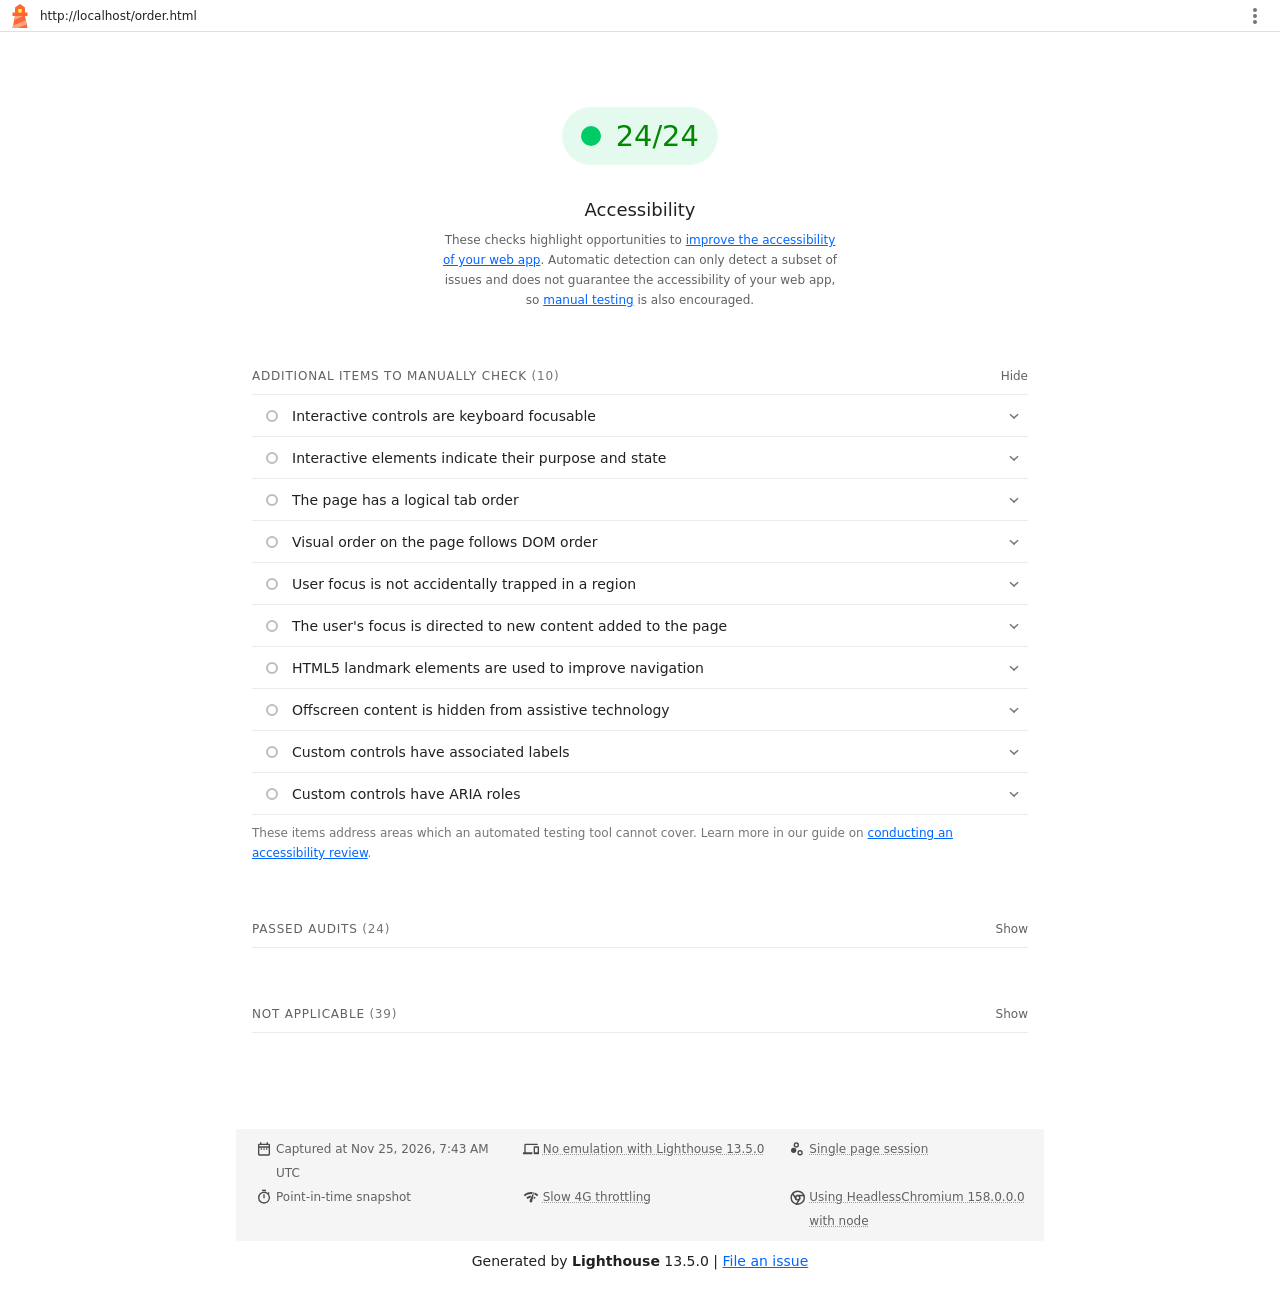
<file: lighthouse/order.html>
<!--
@license
Copyright 2018 Google LLC
SPDX-License-Identifier: Apache-2.0
-->
<!doctype html>
<html lang="en">
<head>
  <meta charset="utf-8">
  <meta name="viewport" content="width=device-width, initial-scale=1, minimum-scale=1">
  <link rel="icon" href='data:image/svg+xml;utf8,<svg fill="none" xmlns="http://www.w3.org/2000/svg" viewBox="0 0 48 48"><path d="m14 7 10-7 10 7v10h5v7h-5l5 24H9l5-24H9v-7h5V7Z" fill="%23F63"/><path d="M31.561 24H14l-1.689 8.105L31.561 24ZM18.983 48H9l1.022-4.907L35.723 32.27l1.663 7.98L18.983 48Z" fill="%23FFA385"/><path fill="%23FF3" d="M20.5 10h7v7h-7z"/></svg>'>
  <title>Lighthouse Report</title>
  <style>body {margin: 0}</style>
</head>
<body>
  <noscript>Lighthouse report requires JavaScript. Please enable.</noscript>

  <div id="lh-log"></div>

  <script>window.__LIGHTHOUSE_JSON__ = {"lighthouseVersion":"13.5.0","finalDisplayedUrl":"http://localhost/order.html","fetchTime":"2026-11-25T07:43:33.852Z","gatherMode":"snapshot","runWarnings":[],"userAgent":"Mozilla/5.0 (Windows NT 10.0; Win64; x64) AppleWebKit/537.36 (KHTML, like Gecko) HeadlessChrome/158.0.0.0 Safari/537.36","environment":{"hostUserAgent":"Mozilla/5.0 (Windows NT 10.0; Win64; x64) AppleWebKit/537.36 (KHTML, like Gecko) HeadlessChrome/158.0.0.0 Safari/537.36","benchmarkIndex":3212,"credits":{"axe-core":"4.13.0"}},"audits":{"accesskeys":{"id":"accesskeys","title":"`[accesskey]` values are unique","description":"Access keys let users quickly focus a part of the page. For proper navigation, each access key must be unique. [Learn more about access keys](https://dequeuniversity.com/rules/axe/4.13/accesskeys).","score":null,"scoreDisplayMode":"notApplicable"},"aria-allowed-attr":{"id":"aria-allowed-attr","title":"`[aria-*]` attributes match their roles","description":"Each ARIA `role` supports a specific subset of `aria-*` attributes. Mismatching these invalidates the `aria-*` attributes. [Learn how to match ARIA attributes to their roles](https://dequeuniversity.com/rules/axe/4.13/aria-allowed-attr).","score":1,"scoreDisplayMode":"binary","details":{"type":"table","headings":[{"key":"node","valueType":"node","subItemsHeading":{"key":"relatedNode","valueType":"node"},"label":"Failing Elements"}],"items":[]}},"aria-allowed-role":{"id":"aria-allowed-role","title":"Uses ARIA roles only on compatible elements","description":"Many HTML elements can only be assigned certain ARIA roles. Using ARIA roles where they are not allowed can interfere with the accessibility of the web page. [Learn more about ARIA roles](https://dequeuniversity.com/rules/axe/4.13/aria-allowed-role).","score":null,"scoreDisplayMode":"notApplicable"},"aria-command-name":{"id":"aria-command-name","title":"`button`, `link`, and `menuitem` elements have accessible names","description":"When an element doesn't have an accessible name, screen readers announce it with a generic name, making it unusable for users who rely on screen readers. [Learn how to make command elements more accessible](https://dequeuniversity.com/rules/axe/4.13/aria-command-name).","score":null,"scoreDisplayMode":"notApplicable"},"aria-conditional-attr":{"id":"aria-conditional-attr","title":"ARIA attributes are used as specified for the element's role","description":"Some ARIA attributes are only allowed on an element under certain conditions. [Learn more about conditional ARIA attributes](https://dequeuniversity.com/rules/axe/4.13/aria-conditional-attr).","score":1,"scoreDisplayMode":"binary","details":{"type":"table","headings":[{"key":"node","valueType":"node","subItemsHeading":{"key":"relatedNode","valueType":"node"},"label":"Failing Elements"}],"items":[]}},"aria-deprecated-role":{"id":"aria-deprecated-role","title":"Deprecated ARIA roles were not used","description":"Deprecated ARIA roles may not be processed correctly by assistive technology. [Learn more about deprecated ARIA roles](https://dequeuniversity.com/rules/axe/4.13/aria-deprecated-role).","score":null,"scoreDisplayMode":"notApplicable"},"aria-dialog-name":{"id":"aria-dialog-name","title":"Elements with `role=\"dialog\"` or `role=\"alertdialog\"` have accessible names.","description":"ARIA dialog elements without accessible names may prevent screen readers users from discerning the purpose of these elements. [Learn how to make ARIA dialog elements more accessible](https://dequeuniversity.com/rules/axe/4.13/aria-dialog-name).","score":null,"scoreDisplayMode":"notApplicable"},"aria-hidden-body":{"id":"aria-hidden-body","title":"`[aria-hidden=\"true\"]` is not present on the document `\u003cbody>`","description":"Assistive technologies, like screen readers, work inconsistently when `aria-hidden=\"true\"` is set on the document `\u003cbody>`. [Learn how `aria-hidden` affects the document body](https://dequeuniversity.com/rules/axe/4.13/aria-hidden-body).","score":1,"scoreDisplayMode":"binary","details":{"type":"table","headings":[{"key":"node","valueType":"node","subItemsHeading":{"key":"relatedNode","valueType":"node"},"label":"Failing Elements"}],"items":[]}},"aria-hidden-focus":{"id":"aria-hidden-focus","title":"`[aria-hidden=\"true\"]` elements do not contain focusable descendents","description":"Focusable descendents within an `[aria-hidden=\"true\"]` element prevent those interactive elements from being available to users of assistive technologies like screen readers. [Learn how `aria-hidden` affects focusable elements](https://dequeuniversity.com/rules/axe/4.13/aria-hidden-focus).","score":1,"scoreDisplayMode":"binary","details":{"type":"table","headings":[{"key":"node","valueType":"node","subItemsHeading":{"key":"relatedNode","valueType":"node"},"label":"Failing Elements"}],"items":[]}},"aria-input-field-name":{"id":"aria-input-field-name","title":"ARIA input fields have accessible names","description":"When an input field doesn't have an accessible name, screen readers announce it with a generic name, making it unusable for users who rely on screen readers. [Learn more about input field labels](https://dequeuniversity.com/rules/axe/4.13/aria-input-field-name).","score":null,"scoreDisplayMode":"notApplicable"},"aria-meter-name":{"id":"aria-meter-name","title":"ARIA `meter` elements have accessible names","description":"When a meter element doesn't have an accessible name, screen readers announce it with a generic name, making it unusable for users who rely on screen readers. [Learn how to name `meter` elements](https://dequeuniversity.com/rules/axe/4.13/aria-meter-name).","score":null,"scoreDisplayMode":"notApplicable"},"aria-progressbar-name":{"id":"aria-progressbar-name","title":"ARIA `progressbar` elements have accessible names","description":"When a `progressbar` element doesn't have an accessible name, screen readers announce it with a generic name, making it unusable for users who rely on screen readers. [Learn how to label `progressbar` elements](https://dequeuniversity.com/rules/axe/4.13/aria-progressbar-name).","score":null,"scoreDisplayMode":"notApplicable"},"aria-prohibited-attr":{"id":"aria-prohibited-attr","title":"Elements use only permitted ARIA attributes","description":"Using ARIA attributes in roles where they are prohibited can mean that important information is not communicated to users of assistive technologies. [Learn more about prohibited ARIA roles](https://dequeuniversity.com/rules/axe/4.13/aria-prohibited-attr).","score":1,"scoreDisplayMode":"binary","details":{"type":"table","headings":[{"key":"node","valueType":"node","subItemsHeading":{"key":"relatedNode","valueType":"node"},"label":"Failing Elements"}],"items":[]}},"aria-required-attr":{"id":"aria-required-attr","title":"`[role]`s have all required `[aria-*]` attributes","description":"Some ARIA roles have required attributes that describe the state of the element to screen readers. [Learn more about roles and required attributes](https://dequeuniversity.com/rules/axe/4.13/aria-required-attr).","score":null,"scoreDisplayMode":"notApplicable"},"aria-required-children":{"id":"aria-required-children","title":"Elements with an ARIA `[role]` that require children to contain a specific `[role]` have all required children.","description":"Some ARIA parent roles must contain specific child roles to perform their intended accessibility functions. [Learn more about roles and required children elements](https://dequeuniversity.com/rules/axe/4.13/aria-required-children).","score":null,"scoreDisplayMode":"notApplicable"},"aria-required-parent":{"id":"aria-required-parent","title":"`[role]`s are contained by their required parent element","description":"Some ARIA child roles must be contained by specific parent roles to properly perform their intended accessibility functions. [Learn more about ARIA roles and required parent element](https://dequeuniversity.com/rules/axe/4.13/aria-required-parent).","score":null,"scoreDisplayMode":"notApplicable"},"aria-roles":{"id":"aria-roles","title":"`[role]` values are valid","description":"ARIA roles must have valid values in order to perform their intended accessibility functions. [Learn more about valid ARIA roles](https://dequeuniversity.com/rules/axe/4.13/aria-roles).","score":null,"scoreDisplayMode":"notApplicable"},"aria-text":{"id":"aria-text","title":"Elements with the `role=text` attribute do not have focusable descendents.","description":"Adding `role=text` around a text node split by markup enables VoiceOver to treat it as one phrase, but the element's focusable descendents will not be announced. [Learn more about the `role=text` attribute](https://dequeuniversity.com/rules/axe/4.13/aria-text).","score":null,"scoreDisplayMode":"notApplicable"},"aria-toggle-field-name":{"id":"aria-toggle-field-name","title":"ARIA toggle fields have accessible names","description":"When a toggle field doesn't have an accessible name, screen readers announce it with a generic name, making it unusable for users who rely on screen readers. [Learn more about toggle fields](https://dequeuniversity.com/rules/axe/4.13/aria-toggle-field-name).","score":null,"scoreDisplayMode":"notApplicable"},"aria-tooltip-name":{"id":"aria-tooltip-name","title":"ARIA `tooltip` elements have accessible names","description":"When a tooltip element doesn't have an accessible name, screen readers announce it with a generic name, making it unusable for users who rely on screen readers. [Learn how to name `tooltip` elements](https://dequeuniversity.com/rules/axe/4.13/aria-tooltip-name).","score":null,"scoreDisplayMode":"notApplicable"},"aria-treeitem-name":{"id":"aria-treeitem-name","title":"ARIA `treeitem` elements have accessible names","description":"When a `treeitem` element doesn't have an accessible name, screen readers announce it with a generic name, making it unusable for users who rely on screen readers. [Learn more about labeling `treeitem` elements](https://dequeuniversity.com/rules/axe/4.13/aria-treeitem-name).","score":null,"scoreDisplayMode":"notApplicable"},"aria-valid-attr-value":{"id":"aria-valid-attr-value","title":"`[aria-*]` attributes have valid values","description":"Assistive technologies, like screen readers, can't interpret ARIA attributes with invalid values. [Learn more about valid values for ARIA attributes](https://dequeuniversity.com/rules/axe/4.13/aria-valid-attr-value).","score":1,"scoreDisplayMode":"binary","details":{"type":"table","headings":[{"key":"node","valueType":"node","subItemsHeading":{"key":"relatedNode","valueType":"node"},"label":"Failing Elements"}],"items":[]}},"aria-valid-attr":{"id":"aria-valid-attr","title":"`[aria-*]` attributes are valid and not misspelled","description":"Assistive technologies, like screen readers, can't interpret ARIA attributes with invalid names. [Learn more about valid ARIA attributes](https://dequeuniversity.com/rules/axe/4.13/aria-valid-attr).","score":1,"scoreDisplayMode":"binary","details":{"type":"table","headings":[{"key":"node","valueType":"node","subItemsHeading":{"key":"relatedNode","valueType":"node"},"label":"Failing Elements"}],"items":[]}},"button-name":{"id":"button-name","title":"Buttons have an accessible name","description":"When a button doesn't have an accessible name, screen readers announce it as \"button\", making it unusable for users who rely on screen readers. [Learn how to make buttons more accessible](https://dequeuniversity.com/rules/axe/4.13/button-name).","score":1,"scoreDisplayMode":"binary","details":{"type":"table","headings":[{"key":"node","valueType":"node","subItemsHeading":{"key":"relatedNode","valueType":"node"},"label":"Failing Elements"}],"items":[]}},"bypass":{"id":"bypass","title":"The page contains a heading, skip link, or landmark region","description":"Adding ways to bypass repetitive content lets keyboard users navigate the page more efficiently. [Learn more about bypass blocks](https://dequeuniversity.com/rules/axe/4.13/bypass).","score":null,"scoreDisplayMode":"notApplicable"},"color-contrast":{"id":"color-contrast","title":"Background and foreground colors have a sufficient contrast ratio","description":"Low-contrast text is difficult or impossible for many users to read. [Learn how to provide sufficient color contrast](https://dequeuniversity.com/rules/axe/4.13/color-contrast).","score":1,"scoreDisplayMode":"binary","details":{"type":"table","headings":[{"key":"node","valueType":"node","subItemsHeading":{"key":"relatedNode","valueType":"node"},"label":"Failing Elements"}],"items":[]}},"definition-list":{"id":"definition-list","title":"`\u003cdl>`'s contain only properly-ordered `\u003cdt>` and `\u003cdd>` groups, `\u003cscript>`, `\u003ctemplate>` or `\u003cdiv>` elements.","description":"When definition lists are not properly marked up, screen readers may produce confusing or inaccurate output. [Learn how to structure definition lists correctly](https://dequeuniversity.com/rules/axe/4.13/definition-list).","score":null,"scoreDisplayMode":"notApplicable"},"dlitem":{"id":"dlitem","title":"Definition list items are wrapped in `\u003cdl>` elements","description":"Definition list items (`\u003cdt>` and `\u003cdd>`) must be wrapped in a parent `\u003cdl>` element to ensure that screen readers can properly announce them. [Learn how to structure definition lists correctly](https://dequeuniversity.com/rules/axe/4.13/dlitem).","score":null,"scoreDisplayMode":"notApplicable"},"document-title":{"id":"document-title","title":"Document has a `\u003ctitle>` element","description":"The title gives screen reader users an overview of the page, and search engine users rely on it heavily to determine if a page is relevant to their search. [Learn more about document titles](https://dequeuniversity.com/rules/axe/4.13/document-title).","score":1,"scoreDisplayMode":"binary","details":{"type":"table","headings":[{"key":"node","valueType":"node","subItemsHeading":{"key":"relatedNode","valueType":"node"},"label":"Failing Elements"}],"items":[]}},"duplicate-id-aria":{"id":"duplicate-id-aria","title":"ARIA IDs are unique","description":"The value of an ARIA ID must be unique to prevent other instances from being overlooked by assistive technologies. [Learn how to fix duplicate ARIA IDs](https://dequeuniversity.com/rules/axe/4.13/duplicate-id-aria).","score":null,"scoreDisplayMode":"notApplicable"},"empty-heading":{"id":"empty-heading","title":"All heading elements contain content.","description":"A heading with no content or inaccessible text prevent screen reader users from accessing information on the page's structure. [Learn more about headings](https://dequeuniversity.com/rules/axe/4.13/empty-heading).","score":null,"scoreDisplayMode":"notApplicable"},"form-field-multiple-labels":{"id":"form-field-multiple-labels","title":"No form fields have multiple labels","description":"Form fields with multiple labels can be confusingly announced by assistive technologies like screen readers which use either the first, the last, or all of the labels. [Learn how to use form labels](https://dequeuniversity.com/rules/axe/4.13/form-field-multiple-labels).","score":null,"scoreDisplayMode":"notApplicable"},"frame-title":{"id":"frame-title","title":"`\u003cframe>` or `\u003ciframe>` elements have a title","description":"Screen reader users rely on frame titles to describe the contents of frames. [Learn more about frame titles](https://dequeuniversity.com/rules/axe/4.13/frame-title).","score":null,"scoreDisplayMode":"notApplicable"},"heading-order":{"id":"heading-order","title":"Heading elements appear in a sequentially-descending order","description":"Properly ordered headings that do not skip levels convey the semantic structure of the page, making it easier to navigate and understand when using assistive technologies. [Learn more about heading order](https://dequeuniversity.com/rules/axe/4.13/heading-order).","score":1,"scoreDisplayMode":"binary","details":{"type":"table","headings":[{"key":"node","valueType":"node","subItemsHeading":{"key":"relatedNode","valueType":"node"},"label":"Failing Elements"}],"items":[]}},"html-has-lang":{"id":"html-has-lang","title":"`\u003chtml>` element has a `[lang]` attribute","description":"If a page doesn't specify a `lang` attribute, a screen reader assumes that the page is in the default language that the user chose when setting up the screen reader. If the page isn't actually in the default language, then the screen reader might not announce the page's text correctly. [Learn more about the `lang` attribute](https://dequeuniversity.com/rules/axe/4.13/html-has-lang).","score":1,"scoreDisplayMode":"binary","details":{"type":"table","headings":[{"key":"node","valueType":"node","subItemsHeading":{"key":"relatedNode","valueType":"node"},"label":"Failing Elements"}],"items":[]}},"html-lang-valid":{"id":"html-lang-valid","title":"`\u003chtml>` element has a valid value for its `[lang]` attribute","description":"Specifying a valid [BCP 47 language](https://www.w3.org/International/questions/qa-choosing-language-tags#question) helps screen readers announce text properly. [Learn how to use the `lang` attribute](https://dequeuniversity.com/rules/axe/4.13/html-lang-valid).","score":1,"scoreDisplayMode":"binary","details":{"type":"table","headings":[{"key":"node","valueType":"node","subItemsHeading":{"key":"relatedNode","valueType":"node"},"label":"Failing Elements"}],"items":[]}},"html-xml-lang-mismatch":{"id":"html-xml-lang-mismatch","title":"`\u003chtml>` element has an `[xml:lang]` attribute with the same base language as the `[lang]` attribute.","description":"If the webpage does not specify a consistent language, then the screen reader might not announce the page's text correctly. [Learn more about the `lang` attribute](https://dequeuniversity.com/rules/axe/4.13/html-xml-lang-mismatch).","score":null,"scoreDisplayMode":"notApplicable"},"identical-links-same-purpose":{"id":"identical-links-same-purpose","title":"Identical links have the same purpose.","description":"Links with the same destination should have the same description, to help users understand the link's purpose and decide whether to follow it. [Learn more about identical links](https://dequeuniversity.com/rules/axe/4.13/identical-links-same-purpose).","score":null,"scoreDisplayMode":"notApplicable"},"image-alt":{"id":"image-alt","title":"Image elements have `[alt]` attributes","description":"Informative elements should aim for short, descriptive alternate text. Decorative elements can be ignored with an empty alt attribute. [Learn more about the `alt` attribute](https://dequeuniversity.com/rules/axe/4.13/image-alt).","score":null,"scoreDisplayMode":"notApplicable"},"image-redundant-alt":{"id":"image-redundant-alt","title":"Image elements do not have `[alt]` attributes that are redundant text.","description":"Informative elements should aim for short, descriptive alternative text. Alternative text that is exactly the same as the text adjacent to the link or image is potentially confusing for screen reader users, because the text will be read twice. [Learn more about the `alt` attribute](https://dequeuniversity.com/rules/axe/4.13/image-redundant-alt).","score":null,"scoreDisplayMode":"notApplicable"},"input-button-name":{"id":"input-button-name","title":"Input buttons have discernible text.","description":"Adding discernable and accessible text to input buttons may help screen reader users understand the purpose of the input button. [Learn more about input buttons](https://dequeuniversity.com/rules/axe/4.13/input-button-name).","score":null,"scoreDisplayMode":"notApplicable"},"input-image-alt":{"id":"input-image-alt","title":"`\u003cinput type=\"image\">` elements have `[alt]` text","description":"When an image is being used as an `\u003cinput>` button, providing alternative text can help screen reader users understand the purpose of the button. [Learn about input image alt text](https://dequeuniversity.com/rules/axe/4.13/input-image-alt).","score":null,"scoreDisplayMode":"notApplicable"},"label-content-name-mismatch":{"id":"label-content-name-mismatch","title":"Elements with visible text labels have matching accessible names.","description":"Visible text labels that do not match the accessible name can result in a confusing experience for screen reader users. [Learn more about accessible names](https://dequeuniversity.com/rules/axe/4.13/label-content-name-mismatch).","score":1,"scoreDisplayMode":"binary","details":{"type":"table","headings":[{"key":"node","valueType":"node","subItemsHeading":{"key":"relatedNode","valueType":"node"},"label":"Failing Elements"}],"items":[]}},"label":{"id":"label","title":"Form elements have associated labels","description":"Labels ensure that form controls are announced properly by assistive technologies, like screen readers. [Learn more about form element labels](https://dequeuniversity.com/rules/axe/4.13/label).","score":1,"scoreDisplayMode":"binary","details":{"type":"table","headings":[{"key":"node","valueType":"node","subItemsHeading":{"key":"relatedNode","valueType":"node"},"label":"Failing Elements"}],"items":[]}},"landmark-one-main":{"id":"landmark-one-main","title":"Document has a main landmark.","description":"One main landmark helps screen reader users navigate a web page. [Learn more about landmarks](https://dequeuniversity.com/rules/axe/4.13/landmark-one-main).","score":1,"scoreDisplayMode":"binary","details":{"type":"table","headings":[{"key":"node","valueType":"node","subItemsHeading":{"key":"relatedNode","valueType":"node"},"label":"Failing Elements"}],"items":[]}},"link-name":{"id":"link-name","title":"Links have a discernible name","description":"Link text (and alternate text for images, when used as links) that is discernible, unique, and focusable improves the navigation experience for screen reader users. [Learn how to make links accessible](https://dequeuniversity.com/rules/axe/4.13/link-name).","score":1,"scoreDisplayMode":"binary","details":{"type":"table","headings":[{"key":"node","valueType":"node","subItemsHeading":{"key":"relatedNode","valueType":"node"},"label":"Failing Elements"}],"items":[]}},"link-in-text-block":{"id":"link-in-text-block","title":"Links are distinguishable without relying on color.","description":"Low-contrast text is difficult or impossible for many users to read. Link text that is discernible improves the experience for users with low vision. [Learn how to make links distinguishable](https://dequeuniversity.com/rules/axe/4.13/link-in-text-block).","score":null,"scoreDisplayMode":"notApplicable"},"list":{"id":"list","title":"Lists contain only `\u003cli>` elements and script supporting elements (`\u003cscript>` and `\u003ctemplate>`).","description":"Screen readers have a specific way of announcing lists. Ensuring proper list structure aids screen reader output. [Learn more about proper list structure](https://dequeuniversity.com/rules/axe/4.13/list).","score":1,"scoreDisplayMode":"binary","details":{"type":"table","headings":[{"key":"node","valueType":"node","subItemsHeading":{"key":"relatedNode","valueType":"node"},"label":"Failing Elements"}],"items":[]}},"listitem":{"id":"listitem","title":"List items (`\u003cli>`) are contained within `\u003cul>`, `\u003col>` or `\u003cmenu>` parent elements","description":"Screen readers require list items (`\u003cli>`) to be contained within a parent `\u003cul>`, `\u003col>` or `\u003cmenu>` to be announced properly. [Learn more about proper list structure](https://dequeuniversity.com/rules/axe/4.13/listitem).","score":1,"scoreDisplayMode":"binary","details":{"type":"table","headings":[{"key":"node","valueType":"node","subItemsHeading":{"key":"relatedNode","valueType":"node"},"label":"Failing Elements"}],"items":[]}},"meta-refresh":{"id":"meta-refresh","title":"The document does not use `\u003cmeta http-equiv=\"refresh\">`","description":"Users do not expect a page to refresh automatically, and doing so will move focus back to the top of the page. This may create a frustrating or confusing experience. [Learn more about the refresh meta tag](https://dequeuniversity.com/rules/axe/4.13/meta-refresh).","score":null,"scoreDisplayMode":"notApplicable"},"meta-viewport":{"id":"meta-viewport","title":"`[user-scalable=\"no\"]` is not used in the `\u003cmeta name=\"viewport\">` element and the `[maximum-scale]` attribute is not less than 5.","description":"Disabling zooming is problematic for users with low vision who rely on screen magnification to properly see the contents of a web page. [Learn more about the viewport meta tag](https://dequeuniversity.com/rules/axe/4.13/meta-viewport).","score":1,"scoreDisplayMode":"binary","details":{"type":"table","headings":[{"key":"node","valueType":"node","subItemsHeading":{"key":"relatedNode","valueType":"node"},"label":"Failing Elements"}],"items":[]}},"object-alt":{"id":"object-alt","title":"`\u003cobject>` elements have alternate text","description":"Screen readers cannot translate non-text content. Adding alternate text to `\u003cobject>` elements helps screen readers convey meaning to users. [Learn more about alt text for `object` elements](https://dequeuniversity.com/rules/axe/4.13/object-alt).","score":null,"scoreDisplayMode":"notApplicable"},"select-name":{"id":"select-name","title":"Select elements have associated label elements.","description":"Form elements without effective labels can create frustrating experiences for screen reader users. [Learn more about the `select` element](https://dequeuniversity.com/rules/axe/4.13/select-name).","score":1,"scoreDisplayMode":"binary","details":{"type":"table","headings":[{"key":"node","valueType":"node","subItemsHeading":{"key":"relatedNode","valueType":"node"},"label":"Failing Elements"}],"items":[]}},"skip-link":{"id":"skip-link","title":"Skip links are focusable.","description":"Including a skip link can help users skip to the main content to save time. [Learn more about skip links](https://dequeuniversity.com/rules/axe/4.13/skip-link).","score":1,"scoreDisplayMode":"binary","details":{"type":"table","headings":[{"key":"node","valueType":"node","subItemsHeading":{"key":"relatedNode","valueType":"node"},"label":"Failing Elements"}],"items":[]}},"tabindex":{"id":"tabindex","title":"No element has a `[tabindex]` value greater than 0","description":"A value greater than 0 implies an explicit navigation ordering. Although technically valid, this often creates frustrating experiences for users who rely on assistive technologies. [Learn more about the `tabindex` attribute](https://dequeuniversity.com/rules/axe/4.13/tabindex).","score":1,"scoreDisplayMode":"binary","details":{"type":"table","headings":[{"key":"node","valueType":"node","subItemsHeading":{"key":"relatedNode","valueType":"node"},"label":"Failing Elements"}],"items":[]}},"table-duplicate-name":{"id":"table-duplicate-name","title":"Tables have different content in the summary attribute and `\u003ccaption>`.","description":"The summary attribute should describe the table structure, while `\u003ccaption>` should have the onscreen title. Accurate table mark-up helps users of screen readers. [Learn more about summary and caption](https://dequeuniversity.com/rules/axe/4.13/table-duplicate-name).","score":null,"scoreDisplayMode":"notApplicable"},"table-fake-caption":{"id":"table-fake-caption","title":"Tables use `\u003ccaption>` instead of cells with the `[colspan]` attribute to indicate a caption.","description":"Screen readers have features to make navigating tables easier. Ensuring that tables use the actual caption element instead of cells with the `[colspan]` attribute may improve the experience for screen reader users. [Learn more about captions](https://dequeuniversity.com/rules/axe/4.13/table-fake-caption).","score":null,"scoreDisplayMode":"notApplicable"},"target-size":{"id":"target-size","title":"Touch targets have sufficient size and spacing.","description":"Touch targets with sufficient size and spacing help users who may have difficulty targeting small controls to activate the targets. [Learn more about touch targets](https://dequeuniversity.com/rules/axe/4.13/target-size).","score":1,"scoreDisplayMode":"binary","details":{"type":"table","headings":[{"key":"node","valueType":"node","subItemsHeading":{"key":"relatedNode","valueType":"node"},"label":"Failing Elements"}],"items":[]}},"td-has-header":{"id":"td-has-header","title":"`\u003ctd>` elements in a large `\u003ctable>` have one or more table headers.","description":"Screen readers have features to make navigating tables easier. Ensuring that `\u003ctd>` elements in a large table (3 or more cells in width and height) have an associated table header may improve the experience for screen reader users. [Learn more about table headers](https://dequeuniversity.com/rules/axe/4.13/td-has-header).","score":null,"scoreDisplayMode":"notApplicable"},"td-headers-attr":{"id":"td-headers-attr","title":"Cells in a `\u003ctable>` element that use the `[headers]` attribute refer to table cells within the same table.","description":"Screen readers have features to make navigating tables easier. Ensuring `\u003ctd>` cells using the `[headers]` attribute only refer to other cells in the same table may improve the experience for screen reader users. [Learn more about the `headers` attribute](https://dequeuniversity.com/rules/axe/4.13/td-headers-attr).","score":null,"scoreDisplayMode":"notApplicable"},"th-has-data-cells":{"id":"th-has-data-cells","title":"`\u003cth>` elements and elements with `[role=\"columnheader\"/\"rowheader\"]` have data cells they describe.","description":"Screen readers have features to make navigating tables easier. Ensuring table headers always refer to some set of cells may improve the experience for screen reader users. [Learn more about table headers](https://dequeuniversity.com/rules/axe/4.13/th-has-data-cells).","score":null,"scoreDisplayMode":"notApplicable"},"valid-lang":{"id":"valid-lang","title":"`[lang]` attributes have a valid value","description":"Specifying a valid [BCP 47 language](https://www.w3.org/International/questions/qa-choosing-language-tags#question) on elements helps ensure that text is pronounced correctly by a screen reader. [Learn how to use the `lang` attribute](https://dequeuniversity.com/rules/axe/4.13/valid-lang).","score":null,"scoreDisplayMode":"notApplicable"},"video-caption":{"id":"video-caption","title":"`\u003cvideo>` elements contain a `\u003ctrack>` element with `[kind=\"captions\"]`","description":"When a video provides a caption it is easier for deaf and hearing impaired users to access its information. [Learn more about video captions](https://dequeuniversity.com/rules/axe/4.13/video-caption).","score":null,"scoreDisplayMode":"notApplicable"},"custom-controls-labels":{"id":"custom-controls-labels","title":"Custom controls have associated labels","description":"Custom interactive controls have associated labels, provided by aria-label or aria-labelledby. [Learn more about custom controls and labels](https://developer.chrome.com/docs/lighthouse/accessibility/custom-controls-labels/).","score":null,"scoreDisplayMode":"manual"},"custom-controls-roles":{"id":"custom-controls-roles","title":"Custom controls have ARIA roles","description":"Custom interactive controls have appropriate ARIA roles. [Learn how to add roles to custom controls](https://developer.chrome.com/docs/lighthouse/accessibility/custom-control-roles/).","score":null,"scoreDisplayMode":"manual"},"focus-traps":{"id":"focus-traps","title":"User focus is not accidentally trapped in a region","description":"A user can tab into and out of any control or region without accidentally trapping their focus. [Learn how to avoid focus traps](https://developer.chrome.com/docs/lighthouse/accessibility/focus-traps/).","score":null,"scoreDisplayMode":"manual"},"focusable-controls":{"id":"focusable-controls","title":"Interactive controls are keyboard focusable","description":"Custom interactive controls are keyboard focusable and display a focus indicator. [Learn how to make custom controls focusable](https://developer.chrome.com/docs/lighthouse/accessibility/focusable-controls/).","score":null,"scoreDisplayMode":"manual"},"interactive-element-affordance":{"id":"interactive-element-affordance","title":"Interactive elements indicate their purpose and state","description":"Interactive elements, such as links and buttons, should indicate their state and be distinguishable from non-interactive elements. [Learn how to decorate interactive elements with affordance hints](https://developer.chrome.com/docs/lighthouse/accessibility/interactive-element-affordance/).","score":null,"scoreDisplayMode":"manual"},"logical-tab-order":{"id":"logical-tab-order","title":"The page has a logical tab order","description":"Tabbing through the page follows the visual layout. Users cannot focus elements that are offscreen. [Learn more about logical tab ordering](https://developer.chrome.com/docs/lighthouse/accessibility/logical-tab-order/).","score":null,"scoreDisplayMode":"manual"},"managed-focus":{"id":"managed-focus","title":"The user's focus is directed to new content added to the page","description":"If new content, such as a dialog, is added to the page, the user's focus is directed to it. [Learn how to direct focus to new content](https://developer.chrome.com/docs/lighthouse/accessibility/managed-focus/).","score":null,"scoreDisplayMode":"manual"},"offscreen-content-hidden":{"id":"offscreen-content-hidden","title":"Offscreen content is hidden from assistive technology","description":"Offscreen content is hidden with display: none or aria-hidden=true. [Learn how to properly hide offscreen content](https://developer.chrome.com/docs/lighthouse/accessibility/offscreen-content-hidden/).","score":null,"scoreDisplayMode":"manual"},"use-landmarks":{"id":"use-landmarks","title":"HTML5 landmark elements are used to improve navigation","description":"Landmark elements (`\u003cmain>`, `\u003cnav>`, etc.) are used to improve the keyboard navigation of the page for assistive technology. [Learn more about landmark elements](https://developer.chrome.com/docs/lighthouse/accessibility/use-landmarks/).","score":null,"scoreDisplayMode":"manual"},"visual-order-follows-dom":{"id":"visual-order-follows-dom","title":"Visual order on the page follows DOM order","description":"DOM order matches the visual order, improving navigation for assistive technology. [Learn more about DOM and visual ordering](https://developer.chrome.com/docs/lighthouse/accessibility/visual-order-follows-dom/).","score":null,"scoreDisplayMode":"manual"},"autocomplete-valid":{"id":"autocomplete-valid","title":"`autocomplete` attributes are used correctly","description":"The `autocomplete` attribute values must be valid and correctly applied for screen readers to function correctly. [Learn more about valid autocomplete values](https://dequeuniversity.com/rules/axe/4.13/autocomplete-valid).","score":1,"scoreDisplayMode":"binary","details":{"type":"table","headings":[{"key":"node","valueType":"node","subItemsHeading":{"key":"relatedNode","valueType":"node"},"label":"Failing Elements"}],"items":[]}},"presentation-role-conflict":{"id":"presentation-role-conflict","title":"Elements with `role=\"none\"` or `role=\"presentation\"` do not have conflicts","description":"There are certain cases where the semantic role of an element with `role=\"none\"` or `role=\"presentation\"` does not resolve to none or presentation. To ensure the element remains removed from the accessibility tree, you should not add any global ARIA attributes to the element or make it focusable. [Learn more about presentation role conflict](https://dequeuniversity.com/rules/axe/4.13/presentation-role-conflict).","score":null,"scoreDisplayMode":"notApplicable"},"svg-img-alt":{"id":"svg-img-alt","title":"SVG elements with an `img` role have an accessible text alternative","description":"Ensures SVG elements with an `img`, `graphics-document` or `graphics-symbol` role have an accessible text alternative. [Learn more about SVG alt text](https://dequeuniversity.com/rules/axe/4.13/svg-img-alt).","score":null,"scoreDisplayMode":"notApplicable"}},"configSettings":{"output":"json","maxWaitForFcp":30000,"maxWaitForLoad":45000,"pauseAfterFcpMs":1000,"pauseAfterLoadMs":1000,"networkQuietThresholdMs":1000,"cpuQuietThresholdMs":1000,"formFactor":"mobile","throttling":{"rttMs":150,"throughputKbps":1638.4,"requestLatencyMs":562.5,"downloadThroughputKbps":1474.5600000000002,"uploadThroughputKbps":675,"cpuSlowdownMultiplier":4},"throttlingMethod":"simulate","screenEmulation":{"mobile":true,"width":412,"height":823,"deviceScaleFactor":1.75,"disabled":true},"emulatedUserAgent":"Mozilla/5.0 (Linux; Android 11; moto g power (2022)) AppleWebKit/537.36 (KHTML, like Gecko) Chrome/136.0.0.0 Mobile Safari/537.36","auditMode":false,"gatherMode":false,"clearStorageTypes":["file_systems","shader_cache","service_workers","cache_storage"],"disableStorageReset":false,"debugNavigation":false,"channel":"node","usePassiveGathering":false,"disableFullPageScreenshot":false,"skipAboutBlank":false,"blankPage":"about:blank","ignoreStatusCode":true,"locale":"en-US","blockedUrlPatterns":null,"additionalTraceCategories":null,"extraHeaders":null,"precomputedLanternData":null,"onlyAudits":null,"onlyCategories":["accessibility"],"skipAudits":null},"categories":{"accessibility":{"title":"Accessibility","description":"These checks highlight opportunities to [improve the accessibility of your web app](https://developer.chrome.com/docs/lighthouse/accessibility/). Automatic detection can only detect a subset of issues and does not guarantee the accessibility of your web app, so [manual testing](https://web.dev/articles/how-to-review) is also encouraged.","manualDescription":"These items address areas which an automated testing tool cannot cover. Learn more in our guide on [conducting an accessibility review](https://web.dev/articles/how-to-review).","supportedModes":["navigation","snapshot"],"auditRefs":[{"id":"accesskeys","weight":0,"group":"a11y-navigation"},{"id":"aria-allowed-attr","weight":10,"group":"a11y-aria"},{"id":"aria-command-name","weight":0,"group":"a11y-aria"},{"id":"aria-conditional-attr","weight":7,"group":"a11y-aria"},{"id":"aria-deprecated-role","weight":0,"group":"a11y-aria"},{"id":"aria-dialog-name","weight":0,"group":"a11y-aria"},{"id":"aria-hidden-body","weight":10,"group":"a11y-aria"},{"id":"aria-hidden-focus","weight":7,"group":"a11y-aria"},{"id":"aria-input-field-name","weight":0,"group":"a11y-aria"},{"id":"aria-meter-name","weight":0,"group":"a11y-aria"},{"id":"aria-progressbar-name","weight":0,"group":"a11y-aria"},{"id":"aria-prohibited-attr","weight":7,"group":"a11y-aria"},{"id":"aria-required-attr","weight":0,"group":"a11y-aria"},{"id":"aria-required-children","weight":0,"group":"a11y-aria"},{"id":"aria-required-parent","weight":0,"group":"a11y-aria"},{"id":"aria-roles","weight":0,"group":"a11y-aria"},{"id":"aria-text","weight":0,"group":"a11y-aria"},{"id":"aria-toggle-field-name","weight":0,"group":"a11y-aria"},{"id":"aria-tooltip-name","weight":0,"group":"a11y-aria"},{"id":"aria-treeitem-name","weight":0,"group":"a11y-aria"},{"id":"aria-valid-attr-value","weight":10,"group":"a11y-aria"},{"id":"aria-valid-attr","weight":10,"group":"a11y-aria"},{"id":"button-name","weight":10,"group":"a11y-names-labels"},{"id":"bypass","weight":0,"group":"a11y-navigation"},{"id":"color-contrast","weight":7,"group":"a11y-color-contrast"},{"id":"definition-list","weight":0,"group":"a11y-tables-lists"},{"id":"dlitem","weight":0,"group":"a11y-tables-lists"},{"id":"document-title","weight":7,"group":"a11y-names-labels"},{"id":"duplicate-id-aria","weight":0,"group":"a11y-aria"},{"id":"form-field-multiple-labels","weight":0,"group":"a11y-names-labels"},{"id":"frame-title","weight":0,"group":"a11y-names-labels"},{"id":"heading-order","weight":3,"group":"a11y-navigation"},{"id":"html-has-lang","weight":7,"group":"a11y-language"},{"id":"html-lang-valid","weight":7,"group":"a11y-language"},{"id":"html-xml-lang-mismatch","weight":0,"group":"a11y-language"},{"id":"image-alt","weight":0,"group":"a11y-names-labels"},{"id":"input-button-name","weight":0,"group":"a11y-names-labels"},{"id":"input-image-alt","weight":0,"group":"a11y-names-labels"},{"id":"label","weight":10,"group":"a11y-names-labels"},{"id":"link-in-text-block","weight":0,"group":"a11y-color-contrast"},{"id":"link-name","weight":7,"group":"a11y-names-labels"},{"id":"list","weight":7,"group":"a11y-tables-lists"},{"id":"listitem","weight":7,"group":"a11y-tables-lists"},{"id":"meta-refresh","weight":0,"group":"a11y-best-practices"},{"id":"meta-viewport","weight":10,"group":"a11y-best-practices"},{"id":"object-alt","weight":0,"group":"a11y-names-labels"},{"id":"select-name","weight":10,"group":"a11y-names-labels"},{"id":"skip-link","weight":3,"group":"a11y-names-labels"},{"id":"tabindex","weight":7,"group":"a11y-navigation"},{"id":"target-size","weight":7,"group":"a11y-best-practices"},{"id":"td-headers-attr","weight":0,"group":"a11y-tables-lists"},{"id":"th-has-data-cells","weight":0,"group":"a11y-tables-lists"},{"id":"valid-lang","weight":0,"group":"a11y-language"},{"id":"video-caption","weight":0,"group":"a11y-audio-video"},{"id":"landmark-one-main","weight":3,"group":"a11y-best-practices"},{"id":"autocomplete-valid","weight":1,"group":"a11y-best-practices"},{"id":"presentation-role-conflict","weight":0,"group":"a11y-best-practices"},{"id":"svg-img-alt","weight":0,"group":"a11y-best-practices"},{"id":"focusable-controls","weight":0},{"id":"interactive-element-affordance","weight":0},{"id":"logical-tab-order","weight":0},{"id":"visual-order-follows-dom","weight":0},{"id":"focus-traps","weight":0},{"id":"managed-focus","weight":0},{"id":"use-landmarks","weight":0},{"id":"offscreen-content-hidden","weight":0},{"id":"custom-controls-labels","weight":0},{"id":"custom-controls-roles","weight":0},{"id":"table-duplicate-name","weight":0,"group":"a11y-best-practices"},{"id":"empty-heading","weight":0,"group":"a11y-best-practices"},{"id":"aria-allowed-role","weight":0,"group":"a11y-best-practices"},{"id":"image-redundant-alt","weight":0,"group":"a11y-names-labels"},{"id":"identical-links-same-purpose","weight":0,"group":"a11y-best-practices"},{"id":"label-content-name-mismatch","weight":0,"group":"hidden"},{"id":"table-fake-caption","weight":0,"group":"hidden"},{"id":"td-has-header","weight":0,"group":"hidden"}],"id":"accessibility","score":1}},"categoryGroups":{"metrics":{"title":"Metrics"},"insights":{"title":"Insights","description":"These insights are also available in the Chrome DevTools Performance Panel - [record a trace](https://developer.chrome.com/docs/devtools/performance/reference) to view more detailed information."},"diagnostics":{"title":"Diagnostics","description":"More information about the performance of your application. These numbers don't [directly affect](https://developer.chrome.com/docs/lighthouse/performance/performance-scoring/) the Performance score."},"a11y-best-practices":{"title":"Best practices","description":"These items highlight common accessibility best practices."},"a11y-color-contrast":{"title":"Contrast","description":"These are opportunities to improve the legibility of your content."},"a11y-names-labels":{"title":"Names and labels","description":"These are opportunities to improve the semantics of the controls in your application. This may enhance the experience for users of assistive technology, like a screen reader."},"a11y-navigation":{"title":"Navigation","description":"These are opportunities to improve keyboard navigation in your application."},"a11y-aria":{"title":"ARIA","description":"These are opportunities to improve the usage of ARIA in your application which may enhance the experience for users of assistive technology, like a screen reader."},"a11y-language":{"title":"Internationalization and localization","description":"These are opportunities to improve the interpretation of your content by users in different locales."},"a11y-audio-video":{"title":"Audio and video","description":"These are opportunities to provide alternative content for audio and video. This may improve the experience for users with hearing or vision impairments."},"a11y-tables-lists":{"title":"Tables and lists","description":"These are opportunities to improve the experience of reading tabular or list data using assistive technology, like a screen reader."},"seo-mobile":{"title":"Mobile Friendly","description":"Make sure your pages are mobile friendly so users don’t have to pinch or zoom in order to read the content pages. [Learn how to make pages mobile-friendly](https://developers.google.com/search/mobile-sites/)."},"seo-content":{"title":"Content Best Practices","description":"Format your HTML in a way that enables crawlers to better understand your app’s content."},"seo-crawl":{"title":"Crawling and Indexing","description":"To appear in search results, crawlers need access to your app."},"best-practices-trust-safety":{"title":"Trust and Safety"},"best-practices-ux":{"title":"User Experience"},"best-practices-browser-compat":{"title":"Browser Compatibility"},"best-practices-general":{"title":"General"},"webmcp":{"title":"WebMCP","description":"Audits validating WebMCP integration."},"agent-accessibility":{"title":"Agent Accessibility","description":"These audits highlight best practices for improving the accessibility of the website for AI agents."},"agent-discoverability":{"title":"Agent Discoverability","description":"These audits validate that websites expose discoverable resources, documentation, and catalogs for AI agents."},"hidden":{"title":""}},"stackPacks":[],"fullPageScreenshot":{"screenshot":{"data":"[data-uri]","width":762,"height":1228},"nodes":{"1-0-A":{"id":"","top":1178,"bottom":1220,"left":712,"right":754,"width":42,"height":42}}},"timing":{"entries":[{"startTime":10839.51,"name":"lh:config","duration":189.1,"entryType":"measure"},{"startTime":10840.25,"name":"lh:config:resolveArtifactsToDefns","duration":0.47,"entryType":"measure"},{"startTime":11028.65,"name":"lh:driver:connect","duration":9.29,"entryType":"measure"},{"startTime":11038.01,"name":"lh:runner:gather","duration":2242.57,"entryType":"measure"},{"startTime":11038.02,"name":"lh:gather:getBenchmarkIndex","duration":1002.96,"entryType":"measure"},{"startTime":12041.02,"name":"lh:gather:getVersion","duration":0.96,"entryType":"measure"},{"startTime":12042.02,"name":"lh:gather:getDevicePixelRatio","duration":0.93,"entryType":"measure"},{"startTime":12043.07,"name":"lh:gather:getArtifact:Accessibility","duration":88.19,"entryType":"measure"},{"startTime":12131.36,"name":"lh:gather:getArtifact:Stacks","duration":4.79,"entryType":"measure"},{"startTime":12131.38,"name":"lh:gather:collectStacks","duration":4.74,"entryType":"measure"},{"startTime":12136.18,"name":"lh:gather:getArtifact:FullPageScreenshot","duration":1141.42,"entryType":"measure"},{"startTime":13280.68,"name":"lh:runner:audit","duration":341.81,"entryType":"measure"},{"startTime":13280.7,"name":"lh:runner:auditing","duration":341.58,"entryType":"measure"},{"startTime":13281.5,"name":"lh:audit:accesskeys","duration":1.54,"entryType":"measure"},{"startTime":13283.52,"name":"lh:audit:aria-allowed-attr","duration":6.82,"entryType":"measure"},{"startTime":13291.31,"name":"lh:audit:aria-allowed-role","duration":5.63,"entryType":"measure"},{"startTime":13297.45,"name":"lh:audit:aria-command-name","duration":1.65,"entryType":"measure"},{"startTime":13299.49,"name":"lh:audit:aria-conditional-attr","duration":5.91,"entryType":"measure"},{"startTime":13305.99,"name":"lh:audit:aria-deprecated-role","duration":1.71,"entryType":"measure"},{"startTime":13308.24,"name":"lh:audit:aria-dialog-name","duration":1.95,"entryType":"measure"},{"startTime":13310.51,"name":"lh:audit:aria-hidden-body","duration":5.2,"entryType":"measure"},{"startTime":13316.11,"name":"lh:audit:aria-hidden-focus","duration":5.32,"entryType":"measure"},{"startTime":13321.82,"name":"lh:audit:aria-input-field-name","duration":1.39,"entryType":"measure"},{"startTime":13323.48,"name":"lh:audit:aria-meter-name","duration":1.72,"entryType":"measure"},{"startTime":13325.47,"name":"lh:audit:aria-progressbar-name","duration":1.97,"entryType":"measure"},{"startTime":13327.8,"name":"lh:audit:aria-prohibited-attr","duration":4.63,"entryType":"measure"},{"startTime":13333.06,"name":"lh:audit:aria-required-attr","duration":2.47,"entryType":"measure"},{"startTime":13335.92,"name":"lh:audit:aria-required-children","duration":1.33,"entryType":"measure"},{"startTime":13337.5,"name":"lh:audit:aria-required-parent","duration":1.37,"entryType":"measure"},{"startTime":13339.29,"name":"lh:audit:aria-roles","duration":2.04,"entryType":"measure"},{"startTime":13341.63,"name":"lh:audit:aria-text","duration":2.11,"entryType":"measure"},{"startTime":13344.05,"name":"lh:audit:aria-toggle-field-name","duration":2.51,"entryType":"measure"},{"startTime":13346.97,"name":"lh:audit:aria-tooltip-name","duration":2.8,"entryType":"measure"},{"startTime":13350.03,"name":"lh:audit:aria-treeitem-name","duration":2.56,"entryType":"measure"},{"startTime":13352.96,"name":"lh:audit:aria-valid-attr-value","duration":5.01,"entryType":"measure"},{"startTime":13358.21,"name":"lh:audit:aria-valid-attr","duration":4.69,"entryType":"measure"},{"startTime":13363.45,"name":"lh:audit:button-name","duration":5.38,"entryType":"measure"},{"startTime":13369.13,"name":"lh:audit:bypass","duration":5.88,"entryType":"measure"},{"startTime":13375.57,"name":"lh:audit:color-contrast","duration":4.69,"entryType":"measure"},{"startTime":13380.79,"name":"lh:audit:definition-list","duration":2.95,"entryType":"measure"},{"startTime":13384.11,"name":"lh:audit:dlitem","duration":2.44,"entryType":"measure"},{"startTime":13386.91,"name":"lh:audit:document-title","duration":4.75,"entryType":"measure"},{"startTime":13392.03,"name":"lh:audit:duplicate-id-aria","duration":4.75,"entryType":"measure"},{"startTime":13397.17,"name":"lh:audit:empty-heading","duration":5.15,"entryType":"measure"},{"startTime":13402.8,"name":"lh:audit:form-field-multiple-labels","duration":4.82,"entryType":"measure"},{"startTime":13408,"name":"lh:audit:frame-title","duration":2.42,"entryType":"measure"},{"startTime":13410.82,"name":"lh:audit:heading-order","duration":6.04,"entryType":"measure"},{"startTime":13417.18,"name":"lh:audit:html-has-lang","duration":5.68,"entryType":"measure"},{"startTime":13423.29,"name":"lh:audit:html-lang-valid","duration":5.07,"entryType":"measure"},{"startTime":13428.83,"name":"lh:audit:html-xml-lang-mismatch","duration":2.85,"entryType":"measure"},{"startTime":13432.06,"name":"lh:audit:identical-links-same-purpose","duration":4.52,"entryType":"measure"},{"startTime":13437.06,"name":"lh:audit:image-alt","duration":3.35,"entryType":"measure"},{"startTime":13440.76,"name":"lh:audit:image-redundant-alt","duration":3.28,"entryType":"measure"},{"startTime":13444.65,"name":"lh:audit:input-button-name","duration":2.88,"entryType":"measure"},{"startTime":13447.89,"name":"lh:audit:input-image-alt","duration":3.51,"entryType":"measure"},{"startTime":13451.66,"name":"lh:audit:label-content-name-mismatch","duration":4.54,"entryType":"measure"},{"startTime":13456.54,"name":"lh:audit:label","duration":27,"entryType":"measure"},{"startTime":13483.94,"name":"lh:audit:landmark-one-main","duration":4.98,"entryType":"measure"},{"startTime":13489.15,"name":"lh:audit:link-name","duration":5.06,"entryType":"measure"},{"startTime":13494.58,"name":"lh:audit:link-in-text-block","duration":3.26,"entryType":"measure"},{"startTime":13498.14,"name":"lh:audit:list","duration":4.36,"entryType":"measure"},{"startTime":13502.98,"name":"lh:audit:listitem","duration":4.97,"entryType":"measure"},{"startTime":13508.34,"name":"lh:audit:meta-refresh","duration":3.12,"entryType":"measure"},{"startTime":13511.78,"name":"lh:audit:meta-viewport","duration":4.75,"entryType":"measure"},{"startTime":13516.89,"name":"lh:audit:object-alt","duration":3.57,"entryType":"measure"},{"startTime":13520.8,"name":"lh:audit:select-name","duration":4.72,"entryType":"measure"},{"startTime":13525.76,"name":"lh:audit:skip-link","duration":5.04,"entryType":"measure"},{"startTime":13531.13,"name":"lh:audit:tabindex","duration":4.85,"entryType":"measure"},{"startTime":13536.46,"name":"lh:audit:table-duplicate-name","duration":4.07,"entryType":"measure"},{"startTime":13540.91,"name":"lh:audit:table-fake-caption","duration":4.08,"entryType":"measure"},{"startTime":13545.45,"name":"lh:audit:target-size","duration":4.6,"entryType":"measure"},{"startTime":13550.44,"name":"lh:audit:td-has-header","duration":4.69,"entryType":"measure"},{"startTime":13555.56,"name":"lh:audit:td-headers-attr","duration":4.52,"entryType":"measure"},{"startTime":13560.47,"name":"lh:audit:th-has-data-cells","duration":4.19,"entryType":"measure"},{"startTime":13565.04,"name":"lh:audit:valid-lang","duration":4.79,"entryType":"measure"},{"startTime":13570.12,"name":"lh:audit:video-caption","duration":36.67,"entryType":"measure"},{"startTime":13606.99,"name":"lh:audit:custom-controls-labels","duration":0.08,"entryType":"measure"},{"startTime":13607.1,"name":"lh:audit:custom-controls-roles","duration":0.01,"entryType":"measure"},{"startTime":13607.13,"name":"lh:audit:focus-traps","duration":0.01,"entryType":"measure"},{"startTime":13607.26,"name":"lh:audit:focusable-controls","duration":0.01,"entryType":"measure"},{"startTime":13607.29,"name":"lh:audit:interactive-element-affordance","duration":0.01,"entryType":"measure"},{"startTime":13607.32,"name":"lh:audit:logical-tab-order","duration":0.03,"entryType":"measure"},{"startTime":13607.38,"name":"lh:audit:managed-focus","duration":0.02,"entryType":"measure"},{"startTime":13607.43,"name":"lh:audit:offscreen-content-hidden","duration":0.01,"entryType":"measure"},{"startTime":13607.47,"name":"lh:audit:use-landmarks","duration":0.02,"entryType":"measure"},{"startTime":13607.51,"name":"lh:audit:visual-order-follows-dom","duration":0.01,"entryType":"measure"},{"startTime":13608.42,"name":"lh:audit:autocomplete-valid","duration":5.29,"entryType":"measure"},{"startTime":13614.13,"name":"lh:audit:presentation-role-conflict","duration":4.11,"entryType":"measure"},{"startTime":13618.53,"name":"lh:audit:svg-img-alt","duration":3.72,"entryType":"measure"},{"startTime":13622.3,"name":"lh:runner:generate","duration":0.17,"entryType":"measure"}],"total":2584.38},"i18n":{"rendererFormattedStrings":{},"icuMessagePaths":{"core/audits/accessibility/accesskeys.js | title":["audits.accesskeys.title"],"core/audits/accessibility/accesskeys.js | description":["audits.accesskeys.description"],"core/audits/accessibility/aria-allowed-attr.js | title":["audits[aria-allowed-attr].title"],"core/audits/accessibility/aria-allowed-attr.js | description":["audits[aria-allowed-attr].description"],"core/lib/i18n/i18n.js | columnFailingElem":["audits[aria-allowed-attr].details.headings[0].label","audits[aria-conditional-attr].details.headings[0].label","audits[aria-hidden-body].details.headings[0].label","audits[aria-hidden-focus].details.headings[0].label","audits[aria-prohibited-attr].details.headings[0].label","audits[aria-valid-attr-value].details.headings[0].label","audits[aria-valid-attr].details.headings[0].label","audits[button-name].details.headings[0].label","audits[color-contrast].details.headings[0].label","audits[document-title].details.headings[0].label","audits[heading-order].details.headings[0].label","audits[html-has-lang].details.headings[0].label","audits[html-lang-valid].details.headings[0].label","audits[label-content-name-mismatch].details.headings[0].label","audits.label.details.headings[0].label","audits[landmark-one-main].details.headings[0].label","audits[link-name].details.headings[0].label","audits.list.details.headings[0].label","audits.listitem.details.headings[0].label","audits[meta-viewport].details.headings[0].label","audits[select-name].details.headings[0].label","audits[skip-link].details.headings[0].label","audits.tabindex.details.headings[0].label","audits[target-size].details.headings[0].label","audits[autocomplete-valid].details.headings[0].label"],"core/audits/accessibility/aria-allowed-role.js | title":["audits[aria-allowed-role].title"],"core/audits/accessibility/aria-allowed-role.js | description":["audits[aria-allowed-role].description"],"core/audits/accessibility/aria-command-name.js | title":["audits[aria-command-name].title"],"core/audits/accessibility/aria-command-name.js | description":["audits[aria-command-name].description"],"core/audits/accessibility/aria-conditional-attr.js | title":["audits[aria-conditional-attr].title"],"core/audits/accessibility/aria-conditional-attr.js | description":["audits[aria-conditional-attr].description"],"core/audits/accessibility/aria-deprecated-role.js | title":["audits[aria-deprecated-role].title"],"core/audits/accessibility/aria-deprecated-role.js | description":["audits[aria-deprecated-role].description"],"core/audits/accessibility/aria-dialog-name.js | title":["audits[aria-dialog-name].title"],"core/audits/accessibility/aria-dialog-name.js | description":["audits[aria-dialog-name].description"],"core/audits/accessibility/aria-hidden-body.js | title":["audits[aria-hidden-body].title"],"core/audits/accessibility/aria-hidden-body.js | description":["audits[aria-hidden-body].description"],"core/audits/accessibility/aria-hidden-focus.js | title":["audits[aria-hidden-focus].title"],"core/audits/accessibility/aria-hidden-focus.js | description":["audits[aria-hidden-focus].description"],"core/audits/accessibility/aria-input-field-name.js | title":["audits[aria-input-field-name].title"],"core/audits/accessibility/aria-input-field-name.js | description":["audits[aria-input-field-name].description"],"core/audits/accessibility/aria-meter-name.js | title":["audits[aria-meter-name].title"],"core/audits/accessibility/aria-meter-name.js | description":["audits[aria-meter-name].description"],"core/audits/accessibility/aria-progressbar-name.js | title":["audits[aria-progressbar-name].title"],"core/audits/accessibility/aria-progressbar-name.js | description":["audits[aria-progressbar-name].description"],"core/audits/accessibility/aria-prohibited-attr.js | title":["audits[aria-prohibited-attr].title"],"core/audits/accessibility/aria-prohibited-attr.js | description":["audits[aria-prohibited-attr].description"],"core/audits/accessibility/aria-required-attr.js | title":["audits[aria-required-attr].title"],"core/audits/accessibility/aria-required-attr.js | description":["audits[aria-required-attr].description"],"core/audits/accessibility/aria-required-children.js | title":["audits[aria-required-children].title"],"core/audits/accessibility/aria-required-children.js | description":["audits[aria-required-children].description"],"core/audits/accessibility/aria-required-parent.js | title":["audits[aria-required-parent].title"],"core/audits/accessibility/aria-required-parent.js | description":["audits[aria-required-parent].description"],"core/audits/accessibility/aria-roles.js | title":["audits[aria-roles].title"],"core/audits/accessibility/aria-roles.js | description":["audits[aria-roles].description"],"core/audits/accessibility/aria-text.js | title":["audits[aria-text].title"],"core/audits/accessibility/aria-text.js | description":["audits[aria-text].description"],"core/audits/accessibility/aria-toggle-field-name.js | title":["audits[aria-toggle-field-name].title"],"core/audits/accessibility/aria-toggle-field-name.js | description":["audits[aria-toggle-field-name].description"],"core/audits/accessibility/aria-tooltip-name.js | title":["audits[aria-tooltip-name].title"],"core/audits/accessibility/aria-tooltip-name.js | description":["audits[aria-tooltip-name].description"],"core/audits/accessibility/aria-treeitem-name.js | title":["audits[aria-treeitem-name].title"],"core/audits/accessibility/aria-treeitem-name.js | description":["audits[aria-treeitem-name].description"],"core/audits/accessibility/aria-valid-attr-value.js | title":["audits[aria-valid-attr-value].title"],"core/audits/accessibility/aria-valid-attr-value.js | description":["audits[aria-valid-attr-value].description"],"core/audits/accessibility/aria-valid-attr.js | title":["audits[aria-valid-attr].title"],"core/audits/accessibility/aria-valid-attr.js | description":["audits[aria-valid-attr].description"],"core/audits/accessibility/button-name.js | title":["audits[button-name].title"],"core/audits/accessibility/button-name.js | description":["audits[button-name].description"],"core/audits/accessibility/bypass.js | title":["audits.bypass.title"],"core/audits/accessibility/bypass.js | description":["audits.bypass.description"],"core/audits/accessibility/color-contrast.js | title":["audits[color-contrast].title"],"core/audits/accessibility/color-contrast.js | description":["audits[color-contrast].description"],"core/audits/accessibility/definition-list.js | title":["audits[definition-list].title"],"core/audits/accessibility/definition-list.js | description":["audits[definition-list].description"],"core/audits/accessibility/dlitem.js | title":["audits.dlitem.title"],"core/audits/accessibility/dlitem.js | description":["audits.dlitem.description"],"core/audits/accessibility/document-title.js | title":["audits[document-title].title"],"core/audits/accessibility/document-title.js | description":["audits[document-title].description"],"core/audits/accessibility/duplicate-id-aria.js | title":["audits[duplicate-id-aria].title"],"core/audits/accessibility/duplicate-id-aria.js | description":["audits[duplicate-id-aria].description"],"core/audits/accessibility/empty-heading.js | title":["audits[empty-heading].title"],"core/audits/accessibility/empty-heading.js | description":["audits[empty-heading].description"],"core/audits/accessibility/form-field-multiple-labels.js | title":["audits[form-field-multiple-labels].title"],"core/audits/accessibility/form-field-multiple-labels.js | description":["audits[form-field-multiple-labels].description"],"core/audits/accessibility/frame-title.js | title":["audits[frame-title].title"],"core/audits/accessibility/frame-title.js | description":["audits[frame-title].description"],"core/audits/accessibility/heading-order.js | title":["audits[heading-order].title"],"core/audits/accessibility/heading-order.js | description":["audits[heading-order].description"],"core/audits/accessibility/html-has-lang.js | title":["audits[html-has-lang].title"],"core/audits/accessibility/html-has-lang.js | description":["audits[html-has-lang].description"],"core/audits/accessibility/html-lang-valid.js | title":["audits[html-lang-valid].title"],"core/audits/accessibility/html-lang-valid.js | description":["audits[html-lang-valid].description"],"core/audits/accessibility/html-xml-lang-mismatch.js | title":["audits[html-xml-lang-mismatch].title"],"core/audits/accessibility/html-xml-lang-mismatch.js | description":["audits[html-xml-lang-mismatch].description"],"core/audits/accessibility/identical-links-same-purpose.js | title":["audits[identical-links-same-purpose].title"],"core/audits/accessibility/identical-links-same-purpose.js | description":["audits[identical-links-same-purpose].description"],"core/audits/accessibility/image-alt.js | title":["audits[image-alt].title"],"core/audits/accessibility/image-alt.js | description":["audits[image-alt].description"],"core/audits/accessibility/image-redundant-alt.js | title":["audits[image-redundant-alt].title"],"core/audits/accessibility/image-redundant-alt.js | description":["audits[image-redundant-alt].description"],"core/audits/accessibility/input-button-name.js | title":["audits[input-button-name].title"],"core/audits/accessibility/input-button-name.js | description":["audits[input-button-name].description"],"core/audits/accessibility/input-image-alt.js | title":["audits[input-image-alt].title"],"core/audits/accessibility/input-image-alt.js | description":["audits[input-image-alt].description"],"core/audits/accessibility/label-content-name-mismatch.js | title":["audits[label-content-name-mismatch].title"],"core/audits/accessibility/label-content-name-mismatch.js | description":["audits[label-content-name-mismatch].description"],"core/audits/accessibility/label.js | title":["audits.label.title"],"core/audits/accessibility/label.js | description":["audits.label.description"],"core/audits/accessibility/landmark-one-main.js | title":["audits[landmark-one-main].title"],"core/audits/accessibility/landmark-one-main.js | description":["audits[landmark-one-main].description"],"core/audits/accessibility/link-name.js | title":["audits[link-name].title"],"core/audits/accessibility/link-name.js | description":["audits[link-name].description"],"core/audits/accessibility/link-in-text-block.js | title":["audits[link-in-text-block].title"],"core/audits/accessibility/link-in-text-block.js | description":["audits[link-in-text-block].description"],"core/audits/accessibility/list.js | title":["audits.list.title"],"core/audits/accessibility/list.js | description":["audits.list.description"],"core/audits/accessibility/listitem.js | title":["audits.listitem.title"],"core/audits/accessibility/listitem.js | description":["audits.listitem.description"],"core/audits/accessibility/meta-refresh.js | title":["audits[meta-refresh].title"],"core/audits/accessibility/meta-refresh.js | description":["audits[meta-refresh].description"],"core/audits/accessibility/meta-viewport.js | title":["audits[meta-viewport].title"],"core/audits/accessibility/meta-viewport.js | description":["audits[meta-viewport].description"],"core/audits/accessibility/object-alt.js | title":["audits[object-alt].title"],"core/audits/accessibility/object-alt.js | description":["audits[object-alt].description"],"core/audits/accessibility/select-name.js | title":["audits[select-name].title"],"core/audits/accessibility/select-name.js | description":["audits[select-name].description"],"core/audits/accessibility/skip-link.js | title":["audits[skip-link].title"],"core/audits/accessibility/skip-link.js | description":["audits[skip-link].description"],"core/audits/accessibility/tabindex.js | title":["audits.tabindex.title"],"core/audits/accessibility/tabindex.js | description":["audits.tabindex.description"],"core/audits/accessibility/table-duplicate-name.js | title":["audits[table-duplicate-name].title"],"core/audits/accessibility/table-duplicate-name.js | description":["audits[table-duplicate-name].description"],"core/audits/accessibility/table-fake-caption.js | title":["audits[table-fake-caption].title"],"core/audits/accessibility/table-fake-caption.js | description":["audits[table-fake-caption].description"],"core/audits/accessibility/target-size.js | title":["audits[target-size].title"],"core/audits/accessibility/target-size.js | description":["audits[target-size].description"],"core/audits/accessibility/td-has-header.js | title":["audits[td-has-header].title"],"core/audits/accessibility/td-has-header.js | description":["audits[td-has-header].description"],"core/audits/accessibility/td-headers-attr.js | title":["audits[td-headers-attr].title"],"core/audits/accessibility/td-headers-attr.js | description":["audits[td-headers-attr].description"],"core/audits/accessibility/th-has-data-cells.js | title":["audits[th-has-data-cells].title"],"core/audits/accessibility/th-has-data-cells.js | description":["audits[th-has-data-cells].description"],"core/audits/accessibility/valid-lang.js | title":["audits[valid-lang].title"],"core/audits/accessibility/valid-lang.js | description":["audits[valid-lang].description"],"core/audits/accessibility/video-caption.js | title":["audits[video-caption].title"],"core/audits/accessibility/video-caption.js | description":["audits[video-caption].description"],"core/audits/accessibility/autocomplete-valid.js | title":["audits[autocomplete-valid].title"],"core/audits/accessibility/autocomplete-valid.js | description":["audits[autocomplete-valid].description"],"core/audits/accessibility/presentation-role-conflict.js | title":["audits[presentation-role-conflict].title"],"core/audits/accessibility/presentation-role-conflict.js | description":["audits[presentation-role-conflict].description"],"core/audits/accessibility/svg-img-alt.js | title":["audits[svg-img-alt].title"],"core/audits/accessibility/svg-img-alt.js | description":["audits[svg-img-alt].description"],"core/config/default-config.js | a11yCategoryTitle":["categories.accessibility.title"],"core/config/default-config.js | a11yCategoryDescription":["categories.accessibility.description"],"core/config/default-config.js | a11yCategoryManualDescription":["categories.accessibility.manualDescription"],"core/config/default-config.js | metricGroupTitle":["categoryGroups.metrics.title"],"core/config/default-config.js | insightsGroupTitle":["categoryGroups.insights.title"],"core/config/default-config.js | insightsGroupDescription":["categoryGroups.insights.description"],"core/config/default-config.js | diagnosticsGroupTitle":["categoryGroups.diagnostics.title"],"core/config/default-config.js | diagnosticsGroupDescription":["categoryGroups.diagnostics.description"],"core/config/default-config.js | a11yBestPracticesGroupTitle":["categoryGroups[a11y-best-practices].title"],"core/config/default-config.js | a11yBestPracticesGroupDescription":["categoryGroups[a11y-best-practices].description"],"core/config/default-config.js | a11yColorContrastGroupTitle":["categoryGroups[a11y-color-contrast].title"],"core/config/default-config.js | a11yColorContrastGroupDescription":["categoryGroups[a11y-color-contrast].description"],"core/config/default-config.js | a11yNamesLabelsGroupTitle":["categoryGroups[a11y-names-labels].title"],"core/config/default-config.js | a11yNamesLabelsGroupDescription":["categoryGroups[a11y-names-labels].description"],"core/config/default-config.js | a11yNavigationGroupTitle":["categoryGroups[a11y-navigation].title"],"core/config/default-config.js | a11yNavigationGroupDescription":["categoryGroups[a11y-navigation].description"],"core/config/default-config.js | a11yAriaGroupTitle":["categoryGroups[a11y-aria].title"],"core/config/default-config.js | a11yAriaGroupDescription":["categoryGroups[a11y-aria].description"],"core/config/default-config.js | a11yLanguageGroupTitle":["categoryGroups[a11y-language].title"],"core/config/default-config.js | a11yLanguageGroupDescription":["categoryGroups[a11y-language].description"],"core/config/default-config.js | a11yAudioVideoGroupTitle":["categoryGroups[a11y-audio-video].title"],"core/config/default-config.js | a11yAudioVideoGroupDescription":["categoryGroups[a11y-audio-video].description"],"core/config/default-config.js | a11yTablesListsVideoGroupTitle":["categoryGroups[a11y-tables-lists].title"],"core/config/default-config.js | a11yTablesListsVideoGroupDescription":["categoryGroups[a11y-tables-lists].description"],"core/config/default-config.js | seoMobileGroupTitle":["categoryGroups[seo-mobile].title"],"core/config/default-config.js | seoMobileGroupDescription":["categoryGroups[seo-mobile].description"],"core/config/default-config.js | seoContentGroupTitle":["categoryGroups[seo-content].title"],"core/config/default-config.js | seoContentGroupDescription":["categoryGroups[seo-content].description"],"core/config/default-config.js | seoCrawlingGroupTitle":["categoryGroups[seo-crawl].title"],"core/config/default-config.js | seoCrawlingGroupDescription":["categoryGroups[seo-crawl].description"],"core/config/default-config.js | bestPracticesTrustSafetyGroupTitle":["categoryGroups[best-practices-trust-safety].title"],"core/config/default-config.js | bestPracticesUXGroupTitle":["categoryGroups[best-practices-ux].title"],"core/config/default-config.js | bestPracticesBrowserCompatGroupTitle":["categoryGroups[best-practices-browser-compat].title"],"core/config/default-config.js | bestPracticesGeneralGroupTitle":["categoryGroups[best-practices-general].title"],"core/config/default-config.js | webmcpGroupTitle":["categoryGroups.webmcp.title"],"core/config/default-config.js | webmcpGroupDescription":["categoryGroups.webmcp.description"],"core/config/default-config.js | agentAccessibilityGroupTitle":["categoryGroups[agent-accessibility].title"],"core/config/default-config.js | agentAccessibilityGroupDescription":["categoryGroups[agent-accessibility].description"],"core/config/default-config.js | agentDiscoverabilityGroupTitle":["categoryGroups[agent-discoverability].title"],"core/config/default-config.js | agentDiscoverabilityGroupDescription":["categoryGroups[agent-discoverability].description"]}}};</script>
  <script>"use strict";(()=>{function e({median:e,p10:t},n){if(e<=0)throw new Error("median must be greater than zero");if(t<=0)throw new Error("p10 must be greater than zero");if(t>=e)throw new Error("p10 must be less than the median");if(n<=0)return 1;let r,i=Math.max(Number.MIN_VALUE,n/e),a=Math.log(i),o=Math.max(Number.MIN_VALUE,t/e),l=(1-function(e){let t=Math.sign(e),n=1/(1+.3275911*(e=Math.abs(e)));return t*(1-n*(.254829592+n*(n*(1.421413741+n*(1.061405429*n-1.453152027))-.284496736))*Math.exp(-e*e))}(.9061938024368232*a/-Math.log(o)))/2;return r=n<=t?Math.max(.9,Math.min(1,l)):n<=e?Math.max(.5,Math.min(.8999999999999999,l)):Math.max(0,Math.min(.49999999999999994,l)),r}var t="…",n={PASS:{label:"pass",minScore:.9},AVERAGE:{label:"average",minScore:.5},FAIL:{label:"fail"},ERROR:{label:"error"}},r=["com","co","gov","edu","ac","org","go","gob","or","net","in","ne","nic","gouv","web","spb","blog","jus","kiev","mil","wi","qc","ca","bel","on"],i=class i{static get RATINGS(){return n}static get PASS_THRESHOLD(){return.9}static get MS_DISPLAY_VALUE(){return"%10d ms"}static isPluginCategory(e){return/^(@[a-z0-9-~][a-z0-9-._~]*\/)?lighthouse-plugin-[a-z0-9-._~]*$/.test(e)}static getFinalDisplayedUrl(e){if(e.finalDisplayedUrl)return e.finalDisplayedUrl;if(e.finalUrl)return e.finalUrl;throw new Error("Could not determine final displayed URL")}static getMainDocumentUrl(e){return e.mainDocumentUrl||e.finalUrl}static getFullPageScreenshot(e){return e.fullPageScreenshot?e.fullPageScreenshot:e.audits["full-page-screenshot"]?.details}static getEntityFromUrl(e,t){return t&&t.find(t=>t.origins.find(t=>e.startsWith(t)))||i.getPseudoRootDomain(e)}static splitMarkdownCodeSpans(e){let t=[],n=e.split(/`(.*?)`/g);for(let e=0;e<n.length;e++){let r=n[e];if(!r)continue;let i=e%2!=0;t.push({isCode:i,text:r})}return t}static splitMarkdownLink(e){let t=[],n=e.split(/\[([^\]]+?)\]\((https?:\/\/.*?)\)/g);for(;n.length;){let[e,r,i]=n.splice(0,3);e&&t.push({isLink:!1,text:e}),r&&i&&t.push({isLink:!0,text:r,linkHref:i})}return t}static truncate(e,t,n="…"){if(e.length<=t)return e;let r=new Intl.Segmenter(void 0,{granularity:"grapheme"}).segment(e)[Symbol.iterator](),i=0;for(let a=0;a<=t-n.length;a++){let t=r.next();if(t.done)return e;i=t.value.index}for(let t=0;t<n.length;t++)if(r.next().done)return e;return e.slice(0,i)+n}static getURLDisplayName(e,n){let r,i=void 0!==(n=n||{numPathParts:void 0,preserveQuery:void 0,preserveHost:void 0}).numPathParts?n.numPathParts:2,a=void 0===n.preserveQuery||n.preserveQuery,o=n.preserveHost||!1;if("about:"===e.protocol||"data:"===e.protocol)r=e.href;else{r=e.pathname;let n=r.split("/").filter(e=>e.length);i&&n.length>i&&(r=t+n.slice(-1*i).join("/")),o&&(r=`${e.host}/${r.replace(/^\//,"")}`),a&&(r=`${r}${e.search}`)}if("data:"!==e.protocol&&(r=r.slice(0,200),r=r.replace(/([a-f0-9]{7})[a-f0-9]{13}[a-f0-9]*/g,`$1${t}`),r=r.replace(/([a-zA-Z0-9-_]{9})(?=.*[a-z])(?=.*[A-Z])(?=.*[0-9])[a-zA-Z0-9-_]{10,}/g,`$1${t}`),r=r.replace(/(\d{3})\d{6,}/g,`$1${t}`),r=r.replace(/\u2026+/g,t),r.length>64&&r.includes("?")&&(r=r.replace(/\?([^=]*)(=)?.*/,`?$1$2${t}`),r.length>64&&(r=r.replace(/\?.*/,`?${t}`)))),r.length>64){let e=r.lastIndexOf(".");r=e>=0?r.slice(0,63-(r.length-e))+`${t}${r.slice(e)}`:r.slice(0,63)+t}return r}static getChromeExtensionOrigin(e){let t=new URL(e);return t.protocol+"//"+t.host}static parseURL(e){let t=new URL(e);return{file:i.getURLDisplayName(t),hostname:t.hostname,origin:"chrome-extension:"===t.protocol?i.getChromeExtensionOrigin(e):t.origin}}static createOrReturnURL(e){return e instanceof URL?e:new URL(e)}static getPseudoTld(e){let t=e.split(".").slice(-2);return r.includes(t[0])?`.${t.join(".")}`:`.${t[t.length-1]}`}static getPseudoRootDomain(e){let t=i.createOrReturnURL(e).hostname,n=i.getPseudoTld(t).split(".");return t.split(".").slice(-n.length).join(".")}static filterRelevantLines(e,t,n){if(0===t.length)return e.slice(0,2*n+1);let r=new Set;return(t=t.sort((e,t)=>(e.lineNumber||0)-(t.lineNumber||0))).forEach(({lineNumber:e})=>{let t=e-n,i=e+n;for(;t<1;)t++,i++;r.has(t-3-1)&&(t-=3);for(let e=t;e<=i;e++){let t=e;r.add(t)}}),e.filter(e=>r.has(e.lineNumber))}static computeLogNormalScore(t,n){let r=e(t,n);return r>.9&&(r+=.05*(r-.9)),Math.floor(100*r)/100}};var a=class{constructor(e,t){this._document=e,this._lighthouseChannel="unknown",this._componentCache=new Map,this.rootEl=t}createElement(e,t){let n=this._document.createElement(e);if(t)for(let e of t.split(/\s+/))e&&n.classList.add(e);return n}createElementNS(e,t,n){let r=this._document.createElementNS(e,t);if(n)for(let e of n.split(/\s+/))e&&r.classList.add(e);return r}createSVGElement(e,t){return this._document.createElementNS("http://www.w3.org/2000/svg",e,t)}createFragment(){return this._document.createDocumentFragment()}createTextNode(e){return this._document.createTextNode(e)}createChildOf(e,t,n){let r=this.createElement(t,n);return e.append(r),r}createComponent(e){let t=this._componentCache.get(e);if(t){let e=t.cloneNode(!0);return this.findAll("style",e).forEach(e=>e.remove()),e}return t=function(e,t){switch(t){case"3pFilter":return function(e){let t=e.createFragment(),n=e.createElement("style");n.append("\n    .lh-3p-filter {\n      color: var(--color-gray-600);\n      float: right;\n      padding: 6px var(--stackpack-padding-horizontal);\n    }\n    .lh-3p-filter-label, .lh-3p-filter-input {\n      vertical-align: middle;\n      user-select: none;\n    }\n    .lh-3p-filter-input:disabled + .lh-3p-ui-string {\n      text-decoration: line-through;\n    }\n  "),t.append(n);let r=e.createElement("div","lh-3p-filter"),i=e.createElement("label","lh-3p-filter-label"),a=e.createElement("input","lh-3p-filter-input");a.setAttribute("type","checkbox"),a.setAttribute("checked","");let o=e.createElement("span","lh-3p-ui-string");o.append("Show 3rd party resources");let l=e.createElement("span","lh-3p-filter-count");return i.append(" ",a," ",o," (",l,") "),r.append(" ",i," "),t.append(r),t}(e);case"audit":return function(e){let t=e.createFragment(),n=e.createElement("div","lh-audit"),r=e.createElement("details","lh-expandable-details"),i=e.createElement("summary"),a=e.createElement("div","lh-audit__header lh-expandable-details__summary"),o=e.createElement("span","lh-audit__score-icon"),l=e.createElement("span","lh-audit__title-and-text"),s=e.createElement("span","lh-audit__title"),c=e.createElement("span","lh-audit__display-text");l.append(" ",s," ",c," ");let d=e.createElement("div","lh-chevron-container");a.append(" ",o," ",l," ",d," "),i.append(" ",a," ");let h=e.createElement("div","lh-audit__description"),p=e.createElement("div","lh-audit__stackpacks");return r.append(" ",i," ",h," ",p," "),n.append(" ",r," "),t.append(n),t}(e);case"categoryHeader":return function(e){let t=e.createFragment(),n=e.createElement("div","lh-category-header"),r=e.createElement("div","lh-score__gauge");r.setAttribute("role","heading"),r.setAttribute("aria-level","2");let i=e.createElement("div","lh-category-header__description");return n.append(" ",r," ",i," "),t.append(n),t}(e);case"chevron":return function(e){let t=e.createFragment(),n=e.createElementNS("http://www.w3.org/2000/svg","svg","lh-chevron");n.setAttribute("viewBox","0 0 100 100");let r=e.createElementNS("http://www.w3.org/2000/svg","g","lh-chevron__lines"),i=e.createElementNS("http://www.w3.org/2000/svg","path","lh-chevron__line lh-chevron__line-left");i.setAttribute("d","M10 50h40");let a=e.createElementNS("http://www.w3.org/2000/svg","path","lh-chevron__line lh-chevron__line-right");return a.setAttribute("d","M90 50H50"),r.append(" ",i," ",a," "),n.append(" ",r," "),t.append(n),t}(e);case"clump":return function(e){let t=e.createFragment(),n=e.createElement("div","lh-audit-group"),r=e.createElement("details","lh-clump"),i=e.createElement("summary"),a=e.createElement("div","lh-audit-group__summary"),o=e.createElement("div","lh-audit-group__header"),l=e.createElement("span","lh-audit-group__title"),s=e.createElement("span","lh-audit-group__itemcount");o.append(" ",l," ",s," "," "," ");let c=e.createElement("div","lh-clump-toggle"),d=e.createElement("span","lh-clump-toggletext--show"),h=e.createElement("span","lh-clump-toggletext--hide");return c.append(" ",d," ",h," "),a.append(" ",o," ",c," "),i.append(" ",a," "),r.append(" ",i," "),n.append(" "," ",r," "),t.append(n),t}(e);case"crc":return function(e){let t=e.createFragment(),n=e.createElement("div","lh-crc-container"),r=e.createElement("style");r.append('\n      .lh-crc .lh-tree-marker {\n        width: 12px;\n        height: 26px;\n        display: block;\n        float: left;\n        background-position: top left;\n      }\n      .lh-crc .lh-horiz-down {\n        background: url(\'data:image/svg+xml;utf8,<svg width="16" height="26" viewBox="0 0 16 26" xmlns="http://www.w3.org/2000/svg"><g fill="%23D8D8D8" fill-rule="evenodd"><path d="M16 12v2H-2v-2z"/><path d="M9 12v14H7V12z"/>\u003c/g>\u003c/svg>\');\n      }\n      .lh-crc .lh-right {\n        background: url(\'data:image/svg+xml;utf8,<svg width="16" height="26" viewBox="0 0 16 26" xmlns="http://www.w3.org/2000/svg"><path d="M16 12v2H0v-2z" fill="%23D8D8D8" fill-rule="evenodd"/>\u003c/svg>\');\n      }\n      .lh-crc .lh-up-right {\n        background: url(\'data:image/svg+xml;utf8,<svg width="16" height="26" viewBox="0 0 16 26" xmlns="http://www.w3.org/2000/svg"><path d="M7 0h2v14H7zm2 12h7v2H9z" fill="%23D8D8D8" fill-rule="evenodd"/>\u003c/svg>\');\n      }\n      .lh-crc .lh-vert-right {\n        background: url(\'data:image/svg+xml;utf8,<svg width="16" height="26" viewBox="0 0 16 26" xmlns="http://www.w3.org/2000/svg"><path d="M7 0h2v27H7zm2 12h7v2H9z" fill="%23D8D8D8" fill-rule="evenodd"/>\u003c/svg>\');\n      }\n      .lh-crc .lh-vert {\n        background: url(\'data:image/svg+xml;utf8,<svg width="16" height="26" viewBox="0 0 16 26" xmlns="http://www.w3.org/2000/svg"><path d="M7 0h2v26H7z" fill="%23D8D8D8" fill-rule="evenodd"/>\u003c/svg>\');\n      }\n      .lh-crc .lh-crc-tree {\n        font-size: 14px;\n        width: 100%;\n        overflow-x: auto;\n      }\n      .lh-crc .lh-crc-node {\n        height: 26px;\n        line-height: 26px;\n        white-space: nowrap;\n      }\n      .lh-crc .lh-crc-node__longest {\n        color: var(--color-average-secondary);\n      }\n      .lh-crc .lh-crc-node__tree-value {\n        margin-left: 10px;\n      }\n      .lh-crc .lh-crc-node__tree-value div {\n        display: inline;\n      }\n      .lh-crc .lh-crc-node__chain-duration {\n        font-weight: 700;\n      }\n      .lh-crc .lh-crc-initial-nav {\n        color: #595959;\n        font-style: italic;\n      }\n      .lh-crc__summary-value {\n        margin-bottom: 10px;\n      }\n    ');let i=e.createElement("div"),a=e.createElement("div","lh-crc__summary-value"),o=e.createElement("span","lh-crc__longest_duration_label"),l=e.createElement("b","lh-crc__longest_duration");a.append(" ",o," ",l," "),i.append(" ",a," ");let s=e.createElement("div","lh-crc"),c=e.createElement("div","lh-crc-initial-nav");return s.append(" ",c," "," "),n.append(" ",r," ",i," ",s," "),t.append(n),t}(e);case"crcChain":return function(e){let t=e.createFragment(),n=e.createElement("div","lh-crc-node"),r=e.createElement("span","lh-crc-node__tree-marker"),i=e.createElement("span","lh-crc-node__tree-value");return n.append(" ",r," ",i," "),t.append(n),t}(e);case"elementScreenshot":return function(e){let t=e.createFragment(),n=e.createElement("div","lh-element-screenshot"),r=e.createElement("div","lh-element-screenshot__content"),i=e.createElement("div","lh-element-screenshot__image"),a=e.createElement("div","lh-element-screenshot__mask"),o=e.createElementNS("http://www.w3.org/2000/svg","svg");o.setAttribute("height","0"),o.setAttribute("width","0");let l=e.createElementNS("http://www.w3.org/2000/svg","defs"),s=e.createElementNS("http://www.w3.org/2000/svg","clipPath");s.setAttribute("clipPathUnits","objectBoundingBox"),l.append(" ",s," "," "),o.append(" ",l," "),a.append(" ",o," ");let c=e.createElement("div","lh-element-screenshot__element-marker");return i.append(" ",a," ",c," "),r.append(" ",i," "),n.append(" ",r," "),t.append(n),t}(e);case"explodeyGauge":return function(e){let t=e.createFragment(),n=e.createElement("div","lh-exp-gauge-component"),r=e.createElement("div","lh-exp-gauge__wrapper");r.setAttribute("target","_blank");let i=e.createElement("div","lh-exp-gauge__svg-wrapper"),a=e.createElementNS("http://www.w3.org/2000/svg","svg","lh-exp-gauge"),o=e.createElementNS("http://www.w3.org/2000/svg","g","lh-exp-gauge__inner"),l=e.createElementNS("http://www.w3.org/2000/svg","circle","lh-exp-gauge__bg"),s=e.createElementNS("http://www.w3.org/2000/svg","circle","lh-exp-gauge__base lh-exp-gauge--faded"),c=e.createElementNS("http://www.w3.org/2000/svg","circle","lh-exp-gauge__arc"),d=e.createElementNS("http://www.w3.org/2000/svg","text","lh-exp-gauge__percentage");o.append(" ",l," ",s," ",c," ",d," ");let h=e.createElementNS("http://www.w3.org/2000/svg","g","lh-exp-gauge__outer"),p=e.createElementNS("http://www.w3.org/2000/svg","circle","lh-cover");h.append(" ",p," ");let g=e.createElementNS("http://www.w3.org/2000/svg","text","lh-exp-gauge__label");return g.setAttribute("text-anchor","middle"),g.setAttribute("x","0"),g.setAttribute("y","60"),a.append(" ",o," ",h," ",g," "),i.append(" ",a," "),r.append(" ",i," "),n.append(" ",r," "),t.append(n),t}(e);case"footer":return function(e){let t=e.createFragment(),n=e.createElement("style");n.append("\n    .lh-footer {\n      padding: var(--footer-padding-vertical) calc(var(--default-padding) * 2);\n      max-width: var(--report-content-max-width);\n      margin: 0 auto;\n    }\n    .lh-footer .lh-generated {\n      text-align: center;\n    }\n  "),t.append(n);let r=e.createElement("footer","lh-footer"),i=e.createElement("ul","lh-meta__items");i.append(" ");let a=e.createElement("div","lh-generated"),o=e.createElement("b");o.append("Lighthouse");let l=e.createElement("span","lh-footer__version"),s=e.createElement("a","lh-footer__version_issue");return s.setAttribute("href","https://github.com/GoogleChrome/Lighthouse/issues"),s.setAttribute("target","_blank"),s.setAttribute("rel","noopener"),s.append("File an issue"),a.append(" "," Generated by ",o," ",l," | ",s," "),r.append(" ",i," ",a," "),t.append(r),t}(e);case"fraction":return function(e){let t=e.createFragment(),n=e.createElement("a","lh-fraction__wrapper"),r=e.createElement("div","lh-fraction__content-wrapper"),i=e.createElement("div","lh-fraction__content"),a=e.createElement("div","lh-fraction__background");i.append(" ",a," "),r.append(" ",i," ");let o=e.createElement("div","lh-fraction__label");return n.append(" ",r," ",o," "),t.append(n),t}(e);case"gauge":return function(e){let t=e.createFragment(),n=e.createElement("a","lh-gauge__wrapper"),r=e.createElement("div","lh-gauge__svg-wrapper"),i=e.createElementNS("http://www.w3.org/2000/svg","svg","lh-gauge");i.setAttribute("viewBox","0 0 120 120");let a=e.createElementNS("http://www.w3.org/2000/svg","circle","lh-gauge-base");a.setAttribute("r","56"),a.setAttribute("cx","60"),a.setAttribute("cy","60"),a.setAttribute("stroke-width","8");let o=e.createElementNS("http://www.w3.org/2000/svg","circle","lh-gauge-arc");o.setAttribute("r","56"),o.setAttribute("cx","60"),o.setAttribute("cy","60"),o.setAttribute("stroke-width","8"),i.append(" ",a," ",o," "),r.append(" ",i," ");let l=e.createElement("div","lh-gauge__percentage"),s=e.createElement("div","lh-gauge__label");return n.append(" "," ",r," ",l," "," ",s," "),t.append(n),t}(e);case"heading":return function(e){let t=e.createFragment(),n=e.createElement("style");n.append("\n    /* CSS Fireworks. Originally by Eddie Lin\n       https://codepen.io/paulirish/pen/yEVMbP\n    */\n    .lh-pyro {\n      display: none;\n      z-index: 1;\n      pointer-events: none;\n    }\n    .lh-score100 .lh-pyro {\n      display: block;\n    }\n    .lh-score100 .lh-lighthouse stop:first-child {\n      stop-color: hsla(200, 12%, 95%, 0);\n    }\n    .lh-score100 .lh-lighthouse stop:last-child {\n      stop-color: hsla(65, 81%, 76%, 1);\n    }\n\n    .lh-pyro > .lh-pyro-before, .lh-pyro > .lh-pyro-after {\n      position: absolute;\n      width: 5px;\n      height: 5px;\n      border-radius: 2.5px;\n      box-shadow: 0 0 #fff, 0 0 #fff, 0 0 #fff, 0 0 #fff, 0 0 #fff, 0 0 #fff, 0 0 #fff, 0 0 #fff, 0 0 #fff, 0 0 #fff, 0 0 #fff, 0 0 #fff, 0 0 #fff, 0 0 #fff, 0 0 #fff, 0 0 #fff, 0 0 #fff, 0 0 #fff, 0 0 #fff, 0 0 #fff, 0 0 #fff, 0 0 #fff, 0 0 #fff, 0 0 #fff, 0 0 #fff, 0 0 #fff, 0 0 #fff, 0 0 #fff, 0 0 #fff, 0 0 #fff, 0 0 #fff, 0 0 #fff, 0 0 #fff, 0 0 #fff, 0 0 #fff, 0 0 #fff, 0 0 #fff, 0 0 #fff, 0 0 #fff, 0 0 #fff, 0 0 #fff, 0 0 #fff, 0 0 #fff, 0 0 #fff, 0 0 #fff, 0 0 #fff, 0 0 #fff, 0 0 #fff, 0 0 #fff, 0 0 #fff, 0 0 #fff;\n      animation: 1s bang ease-out infinite backwards,  1s gravity ease-in infinite backwards,  5s position linear infinite backwards;\n      animation-delay: 1s, 1s, 1s;\n    }\n\n    .lh-pyro > .lh-pyro-after {\n      animation-delay: 2.25s, 2.25s, 2.25s;\n      animation-duration: 1.25s, 1.25s, 6.25s;\n    }\n\n    @keyframes bang {\n      to {\n        opacity: 1;\n        box-shadow: -70px -115.67px #47ebbc, -28px -99.67px #eb47a4, 58px -31.67px #7eeb47, 13px -141.67px #eb47c5, -19px 6.33px #7347eb, -2px -74.67px #ebd247, 24px -151.67px #eb47e0, 57px -138.67px #b4eb47, -51px -104.67px #479eeb, 62px 8.33px #ebcf47, -93px 0.33px #d547eb, -16px -118.67px #47bfeb, 53px -84.67px #47eb83, 66px -57.67px #eb47bf, -93px -65.67px #91eb47, 30px -13.67px #86eb47, -2px -59.67px #83eb47, -44px 1.33px #eb47eb, 61px -58.67px #47eb73, 5px -22.67px #47e8eb, -66px -28.67px #ebe247, 42px -123.67px #eb5547, -75px 26.33px #7beb47, 15px -52.67px #a147eb, 36px -51.67px #eb8347, -38px -12.67px #eb5547, -46px -59.67px #47eb81, 78px -114.67px #eb47ba, 15px -156.67px #eb47bf, -36px 1.33px #eb4783, -72px -86.67px #eba147, 31px -46.67px #ebe247, -68px 29.33px #47e2eb, -55px 19.33px #ebe047, -56px 27.33px #4776eb, -13px -91.67px #eb5547, -47px -138.67px #47ebc7, -18px -96.67px #eb47ac, 11px -88.67px #4783eb, -67px -28.67px #47baeb, 53px 10.33px #ba47eb, 11px 19.33px #5247eb, -5px -11.67px #eb4791, -68px -4.67px #47eba7, 95px -37.67px #eb478b, -67px -162.67px #eb5d47, -54px -120.67px #eb6847, 49px -12.67px #ebe047, 88px 8.33px #47ebda, 97px 33.33px #eb8147, 6px -71.67px #ebbc47;\n      }\n    }\n    @keyframes gravity {\n      from {\n        opacity: 1;\n      }\n      to {\n        transform: translateY(80px);\n        opacity: 0;\n      }\n    }\n    @keyframes position {\n      0%, 19.9% {\n        margin-top: 4%;\n        margin-left: 47%;\n      }\n      20%, 39.9% {\n        margin-top: 7%;\n        margin-left: 30%;\n      }\n      40%, 59.9% {\n        margin-top: 6%;\n        margin-left: 70%;\n      }\n      60%, 79.9% {\n        margin-top: 3%;\n        margin-left: 20%;\n      }\n      80%, 99.9% {\n        margin-top: 3%;\n        margin-left: 80%;\n      }\n    }\n  "),t.append(n);let r=e.createElement("div","lh-header-container"),i=e.createElement("div","lh-scores-wrapper-placeholder");return r.append(" ",i," "),t.append(r),t}(e);case"metric":return function(e){let t=e.createFragment(),n=e.createElement("div","lh-metric"),r=e.createElement("div","lh-metric__innerwrap"),i=e.createElement("div","lh-metric__icon"),a=e.createElement("span","lh-metric__title"),o=e.createElement("div","lh-metric__value"),l=e.createElement("div","lh-metric__description");return r.append(" ",i," ",a," ",o," ",l," "),n.append(" ",r," "),t.append(n),t}(e);case"scorescale":return function(e){let t=e.createFragment(),n=e.createElement("div","lh-scorescale"),r=e.createElement("span","lh-scorescale-range lh-scorescale-range--fail");r.append("0–49");let i=e.createElement("span","lh-scorescale-range lh-scorescale-range--average");i.append("50–89");let a=e.createElement("span","lh-scorescale-range lh-scorescale-range--pass");return a.append("90–100"),n.append(" ",r," ",i," ",a," "),t.append(n),t}(e);case"scoresWrapper":return function(e){let t=e.createFragment(),n=e.createElement("style");n.append("\n    .lh-scores-container {\n      display: flex;\n      flex-direction: column;\n      padding: var(--default-padding) 0;\n      position: relative;\n      width: 100%;\n    }\n\n    .lh-sticky-header {\n      --gauge-circle-size: var(--gauge-circle-size-sm);\n      --plugin-badge-size: 16px;\n      --plugin-icon-size: 75%;\n      --gauge-wrapper-width: 60px;\n      --gauge-percentage-font-size: 13px;\n      position: fixed;\n      left: 0;\n      right: 0;\n      top: var(--topbar-height);\n      font-weight: 500;\n      display: none;\n      justify-content: center;\n      background-color: var(--sticky-header-background-color);\n      border-bottom: 1px solid var(--color-gray-200);\n      padding-top: var(--score-container-padding);\n      padding-bottom: 4px;\n      z-index: 2;\n      pointer-events: none;\n    }\n\n    .lh-devtools .lh-sticky-header {\n      /* The report within DevTools is placed in a container with overflow, which changes the placement of this header unless we change `position` to `sticky.` */\n      position: sticky;\n    }\n\n    .lh-sticky-header--visible {\n      display: grid;\n      grid-auto-flow: column;\n      pointer-events: auto;\n    }\n\n    /* Disable the gauge arc animation for the sticky header, so toggling display: none\n       does not play the animation. */\n    .lh-sticky-header .lh-gauge-arc {\n      animation: none;\n    }\n\n    .lh-sticky-header .lh-gauge__label,\n    .lh-sticky-header .lh-fraction__label {\n      display: none;\n    }\n\n    .lh-highlighter {\n      width: var(--gauge-wrapper-width);\n      height: 1px;\n      background-color: var(--highlighter-background-color);\n      /* Position at bottom of first gauge in sticky header. */\n      position: absolute;\n      grid-column: 1;\n      bottom: -1px;\n      left: 0px;\n      right: 0px;\n    }\n  "),t.append(n);let r=e.createElement("div","lh-scores-wrapper"),i=e.createElement("div","lh-scores-container"),a=e.createElement("div","lh-pyro"),o=e.createElement("div","lh-pyro-before"),l=e.createElement("div","lh-pyro-after");return a.append(" ",o," ",l," "),i.append(" ",a," "),r.append(" ",i," "),t.append(r),t}(e);case"snippet":return function(e){let t=e.createFragment(),n=e.createElement("div","lh-snippet"),r=e.createElement("style");return r.append('\n          :root {\n            --snippet-highlight-light: #fbf1f2;\n            --snippet-highlight-dark: #ffd6d8;\n          }\n\n         .lh-snippet__header {\n          position: relative;\n          overflow: hidden;\n          padding: 10px;\n          border-bottom: none;\n          color: var(--snippet-color);\n          background-color: var(--snippet-background-color);\n          border: 1px solid var(--report-border-color-secondary);\n        }\n        .lh-snippet__title {\n          font-weight: bold;\n          float: left;\n        }\n        .lh-snippet__node {\n          float: left;\n          margin-left: 4px;\n        }\n        .lh-snippet__toggle-expand {\n          padding: 1px 7px;\n          margin-top: -1px;\n          margin-right: -7px;\n          float: right;\n          background: transparent;\n          border: none;\n          cursor: pointer;\n          font-size: 14px;\n          color: #0c50c7;\n        }\n\n        .lh-snippet__snippet {\n          overflow: auto;\n          border: 1px solid var(--report-border-color-secondary);\n        }\n        /* Container needed so that all children grow to the width of the scroll container */\n        .lh-snippet__snippet-inner {\n          display: inline-block;\n          min-width: 100%;\n        }\n\n        .lh-snippet:not(.lh-snippet--expanded) .lh-snippet__show-if-expanded {\n          display: none;\n        }\n        .lh-snippet.lh-snippet--expanded .lh-snippet__show-if-collapsed {\n          display: none;\n        }\n\n        .lh-snippet__line {\n          background: white;\n          white-space: pre;\n          display: flex;\n        }\n        .lh-snippet__line:not(.lh-snippet__line--message):first-child {\n          padding-top: 4px;\n        }\n        .lh-snippet__line:not(.lh-snippet__line--message):last-child {\n          padding-bottom: 4px;\n        }\n        .lh-snippet__line--content-highlighted {\n          background: var(--snippet-highlight-dark);\n        }\n        .lh-snippet__line--message {\n          background: var(--snippet-highlight-light);\n        }\n        .lh-snippet__line--message .lh-snippet__line-number {\n          padding-top: 10px;\n          padding-bottom: 10px;\n        }\n        .lh-snippet__line--message code {\n          padding: 10px;\n          padding-left: 5px;\n          color: var(--color-fail);\n          font-family: var(--report-font-family);\n        }\n        .lh-snippet__line--message code {\n          white-space: normal;\n        }\n        .lh-snippet__line-icon {\n          padding-top: 10px;\n          display: none;\n        }\n        .lh-snippet__line--message .lh-snippet__line-icon {\n          display: block;\n        }\n        .lh-snippet__line-icon:before {\n          content: "";\n          display: inline-block;\n          vertical-align: middle;\n          margin-right: 4px;\n          width: var(--score-icon-size);\n          height: var(--score-icon-size);\n          background-image: var(--fail-icon-url);\n        }\n        .lh-snippet__line-number {\n          flex-shrink: 0;\n          width: 40px;\n          text-align: right;\n          font-family: monospace;\n          padding-right: 5px;\n          margin-right: 5px;\n          color: var(--color-gray-600);\n          user-select: none;\n        }\n    '),n.append(" ",r," "),t.append(n),t}(e);case"snippetContent":return function(e){let t=e.createFragment(),n=e.createElement("div","lh-snippet__snippet"),r=e.createElement("div","lh-snippet__snippet-inner");return n.append(" ",r," "),t.append(n),t}(e);case"snippetHeader":return function(e){let t=e.createFragment(),n=e.createElement("div","lh-snippet__header"),r=e.createElement("div","lh-snippet__title"),i=e.createElement("div","lh-snippet__node"),a=e.createElement("button","lh-snippet__toggle-expand"),o=e.createElement("span","lh-snippet__btn-label-collapse lh-snippet__show-if-expanded"),l=e.createElement("span","lh-snippet__btn-label-expand lh-snippet__show-if-collapsed");return a.append(" ",o," ",l," "),n.append(" ",r," ",i," ",a," "),t.append(n),t}(e);case"snippetLine":return function(e){let t=e.createFragment(),n=e.createElement("div","lh-snippet__line"),r=e.createElement("div","lh-snippet__line-number"),i=e.createElement("div","lh-snippet__line-icon"),a=e.createElement("code");return n.append(" ",r," ",i," ",a," "),t.append(n),t}(e);case"styles":return function(e){let t=e.createFragment(),n=e.createElement("style");return n.append('/**\n * @license\n * Copyright 2017 Google LLC\n * SPDX-License-Identifier: Apache-2.0\n */\n\n/*\n  Naming convention:\n\n  If a variable is used for a specific component: --{component}-{property name}-{modifier}\n\n  Both {component} and {property name} should be kebab-case. If the target is the entire page,\n  use \'report\' for the component. The property name should not be abbreviated. Use the\n  property name the variable is intended for - if it\'s used for multiple, a common descriptor\n  is fine (ex: \'size\' for a variable applied to \'width\' and \'height\'). If a variable is shared\n  across multiple components, either create more variables or just drop the "{component}-"\n  part of the name. Append any modifiers at the end (ex: \'big\', \'dark\').\n\n  For colors: --color-{hue}-{intensity}\n\n  {intensity} is the Material Design tag - 700, A700, etc.\n*/\n.lh-vars {\n  /* Palette using Material Design Colors\n   * https://www.materialui.co/colors */\n  --color-amber-50: #FFF8E1;\n  --color-blue-200: #90CAF9;\n  --color-blue-900: #0D47A1;\n  --color-blue-A700: #2962FF;\n  --color-blue-primary: #06f;\n  --color-cyan-500: #00BCD4;\n  --color-gray-100: #F5F5F5;\n  --color-gray-300: #CFCFCF;\n  --color-gray-200: #E0E0E0;\n  --color-gray-400: #BDBDBD;\n  --color-gray-50: #FAFAFA;\n  --color-gray-500: #9E9E9E;\n  --color-gray-600: #757575;\n  --color-gray-700: #616161;\n  --color-gray-800: #424242;\n  --color-gray-900: #212121;\n  --color-gray: #000000;\n  --color-green-700: #080;\n  --color-green: #0c6;\n  --color-lime-400: #D3E156;\n  --color-orange-50: #FFF3E0;\n  --color-orange-700: #C33300;\n  --color-orange: #fa3;\n  --color-red-700: #c00;\n  --color-red: #f33;\n  --color-teal-600: #00897B;\n  --color-white: #FFFFFF;\n\n  /* Context-specific colors */\n  --color-average-secondary: var(--color-orange-700);\n  --color-average: var(--color-orange);\n  --color-fail-secondary: var(--color-red-700);\n  --color-fail: var(--color-red);\n  --color-hover: var(--color-gray-50);\n  --color-informative: var(--color-blue-900);\n  --color-pass-secondary: var(--color-green-700);\n  --color-pass: var(--color-green);\n  --color-not-applicable: var(--color-gray-600);\n\n  /* Component variables */\n  --audit-description-padding-left: calc(var(--score-icon-size) + var(--score-icon-margin-left) + var(--score-icon-margin-right));\n  --audit-explanation-line-height: 16px;\n  --audit-group-margin-bottom: calc(var(--default-padding) * 6);\n  --audit-group-padding-vertical: 8px;\n  --audit-margin-horizontal: 5px;\n  --audit-padding-vertical: 8px;\n  --category-padding: calc(var(--default-padding) * 6) var(--edge-gap-padding) calc(var(--default-padding) * 4);\n  --chevron-line-stroke: var(--color-gray-600);\n  --chevron-size: 12px;\n  --default-padding: 8px;\n  --edge-gap-padding: calc(var(--default-padding) * 4);\n  --env-item-background-color: var(--color-gray-100);\n  --env-item-font-size: 28px;\n  --env-item-line-height: 36px;\n  --env-item-padding: 10px 0px;\n  --env-name-min-width: 220px;\n  --footer-padding-vertical: 16px;\n  --gauge-circle-size-big: 96px;\n  --gauge-circle-size: 48px;\n  --gauge-circle-size-sm: 32px;\n  --gauge-label-font-size-big: 18px;\n  --gauge-label-font-size: var(--report-font-size-secondary);\n  --gauge-label-line-height-big: 24px;\n  --gauge-label-line-height: var(--report-line-height-secondary);\n  --gauge-percentage-font-size-big: 38px;\n  --gauge-percentage-font-size: var(--report-font-size-secondary);\n  --gauge-wrapper-width: 120px;\n  --header-line-height: 24px;\n  --highlighter-background-color: var(--report-text-color);\n  --icon-square-size: calc(var(--score-icon-size) * 0.88);\n  --image-preview-size: 48px;\n  --link-color: var(--color-blue-primary);\n  --locale-selector-background-color: var(--color-white);\n  --metric-toggle-lines-fill: #7F7F7F;\n  --metric-value-font-size: calc(var(--report-font-size) * 1.8);\n  --metrics-toggle-background-color: var(--color-gray-200);\n  --plugin-badge-background-color: var(--color-white);\n  --plugin-badge-size-big: calc(var(--gauge-circle-size-big) / 2.7);\n  --plugin-badge-size: calc(var(--gauge-circle-size) / 2.7);\n  --plugin-icon-size: 65%;\n  --report-background-color: #fff;\n  --report-border-color-secondary: #ebebeb;\n  --report-font-family-monospace: monospace, \'Roboto Mono\', \'Menlo\', \'dejavu sans mono\', \'Consolas\', \'Lucida Console\';\n  --report-font-family: system-ui, Roboto, Helvetica, Arial, sans-serif;\n  --report-font-size: 14px;\n  --report-font-size-secondary: 12px;\n  --report-icon-size: var(--score-icon-background-size);\n  --report-line-height: 24px;\n  --report-line-height-secondary: 20px;\n  --report-monospace-font-size: calc(var(--report-font-size) * 0.85);\n  --report-text-color-secondary: var(--color-gray-800);\n  --report-text-color: var(--color-gray-900);\n  --report-content-max-width: calc(60 * var(--report-font-size)); /* defaults to 840px */\n  --report-content-min-width: 360px;\n  --report-content-max-width-minus-edge-gap: calc(var(--report-content-max-width) - var(--edge-gap-padding) * 2);\n  --score-container-padding: 8px;\n  --score-icon-background-size: 24px;\n  --score-icon-margin-left: 6px;\n  --score-icon-margin-right: 14px;\n  --score-icon-margin: 0 var(--score-icon-margin-right) 0 var(--score-icon-margin-left);\n  --score-icon-size: 12px;\n  --score-icon-size-big: 16px;\n  --screenshot-overlay-background: rgba(0, 0, 0, 0.3);\n  --section-padding-vertical: calc(var(--default-padding) * 6);\n  --snippet-background-color: var(--color-gray-50);\n  --snippet-color: #0938C2;\n  --stackpack-padding-horizontal: 10px;\n  --sticky-header-background-color: var(--report-background-color);\n  --sticky-header-buffer: var(--topbar-height);\n  --sticky-header-height: calc(var(--gauge-circle-size-sm) + var(--score-container-padding) * 2 + 1em);\n  --table-group-header-background-color: #EEF1F4;\n  --table-group-header-text-color: var(--color-gray-700);\n  --table-higlight-background-color: #F5F7FA;\n  --tools-icon-color: var(--color-gray-600);\n  --topbar-background-color: var(--color-white);\n  --topbar-height: 32px;\n  --topbar-logo-size: 24px;\n  --topbar-padding: 0 8px;\n  --toplevel-warning-background-color: hsla(30, 100%, 75%, 10%);\n  --toplevel-warning-message-text-color: var(--color-average-secondary);\n  --toplevel-warning-padding: 18px;\n  --toplevel-warning-text-color: var(--report-text-color);\n\n  /* SVGs */\n  --plugin-icon-url-dark: url(\'data:image/svg+xml;utf8,<svg xmlns="http://www.w3.org/2000/svg" width="24px" height="24px" viewBox="0 0 24 24" fill="%23FFFFFF"><path d="M0 0h24v24H0z" fill="none"/><path d="M20.5 11H19V7c0-1.1-.9-2-2-2h-4V3.5C13 2.12 11.88 1 10.5 1S8 2.12 8 3.5V5H4c-1.1 0-1.99.9-1.99 2v3.8H3.5c1.49 0 2.7 1.21 2.7 2.7s-1.21 2.7-2.7 2.7H2V20c0 1.1.9 2 2 2h3.8v-1.5c0-1.49 1.21-2.7 2.7-2.7 1.49 0 2.7 1.21 2.7 2.7V22H17c1.1 0 2-.9 2-2v-4h1.5c1.38 0 2.5-1.12 2.5-2.5S21.88 11 20.5 11z"/>\u003c/svg>\');\n  --plugin-icon-url: url(\'data:image/svg+xml;utf8,<svg xmlns="http://www.w3.org/2000/svg" width="24px" height="24px" viewBox="0 0 24 24" fill="%23757575"><path d="M0 0h24v24H0z" fill="none"/><path d="M20.5 11H19V7c0-1.1-.9-2-2-2h-4V3.5C13 2.12 11.88 1 10.5 1S8 2.12 8 3.5V5H4c-1.1 0-1.99.9-1.99 2v3.8H3.5c1.49 0 2.7 1.21 2.7 2.7s-1.21 2.7-2.7 2.7H2V20c0 1.1.9 2 2 2h3.8v-1.5c0-1.49 1.21-2.7 2.7-2.7 1.49 0 2.7 1.21 2.7 2.7V22H17c1.1 0 2-.9 2-2v-4h1.5c1.38 0 2.5-1.12 2.5-2.5S21.88 11 20.5 11z"/>\u003c/svg>\');\n\n  --pass-icon-url: url(\'data:image/svg+xml;utf8,<svg xmlns="http://www.w3.org/2000/svg" viewBox="0 0 48 48"><title>check\u003c/title><path fill="%23178239" d="M24 4C12.95 4 4 12.95 4 24c0 11.04 8.95 20 20 20 11.04 0 20-8.96 20-20 0-11.05-8.96-20-20-20zm-4 30L10 24l2.83-2.83L20 28.34l15.17-15.17L38 16 20 34z"/>\u003c/svg>\');\n  --average-icon-url: url(\'data:image/svg+xml;utf8,<svg xmlns="http://www.w3.org/2000/svg" viewBox="0 0 48 48"><title>info\u003c/title><path fill="%23E67700" d="M24 4C12.95 4 4 12.95 4 24s8.95 20 20 20 20-8.95 20-20S35.05 4 24 4zm2 30h-4V22h4v12zm0-16h-4v-4h4v4z"/>\u003c/svg>\');\n  --fail-icon-url: url(\'data:image/svg+xml;utf8,<svg xmlns="http://www.w3.org/2000/svg" viewBox="0 0 48 48"><title>warn\u003c/title><path fill="%23C7221F" d="M2 42h44L24 4 2 42zm24-6h-4v-4h4v4zm0-8h-4v-8h4v8z"/>\u003c/svg>\');\n  --error-icon-url: url(\'data:image/svg+xml;utf8,<svg xmlns="http://www.w3.org/2000/svg" viewBox="0 0 3 15"><title>error\u003c/title><path d="M0 15H 3V 12H 0V" fill="%23FF4E42"/><path d="M0 9H 3V 0H 0V" fill="%23FF4E42"/>\u003c/svg>\');\n\n  --swap-locale-icon-url: url(\'data:image/svg+xml;utf8,<svg xmlns="http://www.w3.org/2000/svg" height="24px" viewBox="0 0 24 24" width="24px" fill="%23000000"><path d="M0 0h24v24H0V0z" fill="none"/><path d="M12.87 15.07l-2.54-2.51.03-.03c1.74-1.94 2.98-4.17 3.71-6.53H17V4h-7V2H8v2H1v1.99h11.17C11.5 7.92 10.44 9.75 9 11.35 8.07 10.32 7.3 9.19 6.69 8h-2c.73 1.63 1.73 3.17 2.98 4.56l-5.09 5.02L4 19l5-5 3.11 3.11.76-2.04zM18.5 10h-2L12 22h2l1.12-3h4.75L21 22h2l-4.5-12zm-2.62 7l1.62-4.33L19.12 17h-3.24z"/>\u003c/svg>\');\n  \n  --baseline-high-icon-url: url("data:image/svg+xml;utf8,<svg width=\'18\' height=\'10\' viewBox=\'0 0 540 300\' fill=\'none\' xmlns=\'http://www.w3.org/2000/svg\'> <path d=\'M420 30L390 60L480 150L390 240L330 180L300 210L390 300L540 150L420 30Z\' fill=\'%23C4EED0\'/> <path d=\'M150 0L30 120L60 150L150 60L210 120L240 90L150 0Z\' fill=\'%23C4EED0\'/> <path d=\'M390 0L420 30L150 300L0 150L30 120L150 240L390 0Z\' fill=\'%231EA446\'/> \u003c/svg>");\n  --baseline-low-icon-url: url("data:image/svg+xml;utf8,<svg width=\'18\' height=\'10\' viewBox=\'0 0 540 300\' fill=\'none\' xmlns=\'http://www.w3.org/2000/svg\'> <path d=\'M150 0L180 30L150 60L120 30L150 0Z\' fill=\'%23A8C7FA\'/> <path d=\'M210 60L240 90L210 120L180 90L210 60Z\' fill=\'%23A8C7FA\'/> <path d=\'M450 60L480 90L450 120L420 90L450 60Z\' fill=\'%23A8C7FA\'/> <path d=\'M510 120L540 150L510 180L480 150L510 120Z\' fill=\'%23A8C7FA\'/> <path d=\'M450 180L480 210L450 240L420 210L450 180Z\' fill=\'%23A8C7FA\'/> <path d=\'M390 240L420 270L390 300L360 270L390 240Z\' fill=\'%23A8C7FA\'/> <path d=\'M330 180L360 210L330 240L300 210L330 180Z\' fill=\'%23A8C7FA\'/> <path d=\'M90 60L120 90L90 120L60 90L90 60Z\' fill=\'%23A8C7FA\'/> <path d=\'M390 0L420 30L150 300L0 150L30 120L150 240L390 0Z\' fill=\'%231B6EF3\'/> \u003c/svg>");\n  --baseline-limited-icon-url: url("data:image/svg+xml;utf8,<svg width=\'18\' height=\'10\' viewBox=\'0 0 540 300\' fill=\'none\' xmlns=\'http://www.w3.org/2000/svg\'> <path d=\'M150 0L240 90L210 120L120 30L150 0Z\' fill=\'%23F09409\'/> <path d=\'M420 30L540 150L420 270L390 240L480 150L390 60L420 30Z\' fill=\'%23C6C6C6\'/> <path d=\'M330 180L300 210L390 300L420 270L330 180Z\' fill=\'%23F09409\'/> <path d=\'M120 30L150 60L60 150L150 240L120 270L0 150L120 30Z\' fill=\'%23C6C6C6\'/> <path d=\'M390 0L420 30L150 300L120 270L390 0Z\' fill=\'%23F09409\'/> \u003c/svg>");\n}\n\n@media not print {\n  .lh-dark {\n    /* Pallete */\n    --color-gray-200: var(--color-gray-800);\n    --color-gray-300: #616161;\n    --color-gray-400: var(--color-gray-600);\n    --color-gray-700: var(--color-gray-400);\n    --color-gray-50: #757575;\n    --color-gray-600: var(--color-gray-500);\n    --color-green-700: var(--color-green);\n    --color-orange-700: var(--color-orange);\n    --color-red-700: var(--color-red);\n    --color-teal-600: var(--color-cyan-500);\n\n    /* Context-specific colors */\n    --color-hover: rgba(0, 0, 0, 0.2);\n    --color-informative: var(--color-blue-200);\n\n    /* Component variables */\n    --env-item-background-color: #393535;\n    --link-color: var(--color-blue-200);\n    --locale-selector-background-color: var(--color-gray-200);\n    --plugin-badge-background-color: var(--color-gray-800);\n    --report-background-color: var(--color-gray-900);\n    --report-border-color-secondary: var(--color-gray-200);\n    --report-text-color-secondary: var(--color-gray-400);\n    --report-text-color: var(--color-gray-100);\n    --snippet-color: var(--color-cyan-500);\n    --topbar-background-color: var(--color-gray);\n    --toplevel-warning-background-color: hsl(33deg 14% 18%);\n    --toplevel-warning-message-text-color: var(--color-orange-700);\n    --toplevel-warning-text-color: var(--color-gray-100);\n    --table-group-header-background-color: rgba(186, 196, 206, 0.15);\n    --table-group-header-text-color: var(--color-gray-100);\n    --table-higlight-background-color: rgba(186, 196, 206, 0.09);\n\n    /* SVGs */\n    --plugin-icon-url: var(--plugin-icon-url-dark);\n  }\n}\n\n/**\n* This media query is a temporary fallback for browsers that do not support `@container query`.\n* TODO: remove this media query when `@container query` is fully supported by browsers\n* See https://github.com/GoogleChrome/lighthouse/pull/16332\n*/\n@media only screen and (max-width: 480px) {\n  .lh-vars {\n    --audit-group-margin-bottom: 20px;\n    --edge-gap-padding: var(--default-padding);\n    --env-name-min-width: 120px;\n    --gauge-circle-size-big: 96px;\n    --gauge-circle-size: 72px;\n    --gauge-label-font-size-big: 22px;\n    --gauge-label-font-size: 14px;\n    --gauge-label-line-height-big: 26px;\n    --gauge-label-line-height: 20px;\n    --gauge-percentage-font-size-big: 34px;\n    --gauge-percentage-font-size: 26px;\n    --gauge-wrapper-width: 112px;\n    --header-padding: 16px 0 16px 0;\n    --image-preview-size: 24px;\n    --plugin-icon-size: 75%;\n    --report-font-size: 14px;\n    --report-line-height: 20px;\n    --score-icon-margin-left: 2px;\n    --score-icon-size: 10px;\n    --topbar-height: 28px;\n    --topbar-logo-size: 20px;\n  }\n}\n\n@container lh-container (max-width: 480px) {\n  .lh-vars {\n    --audit-group-margin-bottom: 20px;\n    --edge-gap-padding: var(--default-padding);\n    --env-name-min-width: 120px;\n    --gauge-circle-size-big: 96px;\n    --gauge-circle-size: 72px;\n    --gauge-label-font-size-big: 22px;\n    --gauge-label-font-size: 14px;\n    --gauge-label-line-height-big: 26px;\n    --gauge-label-line-height: 20px;\n    --gauge-percentage-font-size-big: 34px;\n    --gauge-percentage-font-size: 26px;\n    --gauge-wrapper-width: 112px;\n    --header-padding: 16px 0 16px 0;\n    --image-preview-size: 24px;\n    --plugin-icon-size: 75%;\n    --report-font-size: 14px;\n    --report-line-height: 20px;\n    --score-icon-margin-left: 2px;\n    --score-icon-size: 10px;\n    --topbar-height: 28px;\n    --topbar-logo-size: 20px;\n  }\n}\n\n.lh-vars.lh-devtools {\n  --audit-explanation-line-height: 14px;\n  --audit-group-margin-bottom: 20px;\n  --audit-group-padding-vertical: 12px;\n  --audit-padding-vertical: 4px;\n  --category-padding: 12px;\n  --default-padding: 12px;\n  --env-name-min-width: 120px;\n  --footer-padding-vertical: 8px;\n  --gauge-circle-size-big: 72px;\n  --gauge-circle-size: 64px;\n  --gauge-label-font-size-big: 22px;\n  --gauge-label-font-size: 14px;\n  --gauge-label-line-height-big: 26px;\n  --gauge-label-line-height: 20px;\n  --gauge-percentage-font-size-big: 34px;\n  --gauge-percentage-font-size: 26px;\n  --gauge-wrapper-width: 97px;\n  --header-line-height: 20px;\n  --header-padding: 16px 0 16px 0;\n  --screenshot-overlay-background: transparent;\n  --plugin-icon-size: 75%;\n  --report-font-size: 12px;\n  --report-line-height: 20px;\n  --score-icon-margin-left: 2px;\n  --score-icon-size: 10px;\n  --section-padding-vertical: 8px;\n}\n\n.lh-devtools :focus-visible {\n  outline: -webkit-focus-ring-color auto 1px;\n}\n\n.lh-container:has(.lh-sticky-header) {\n  --sticky-header-buffer: calc(var(--topbar-height) + var(--sticky-header-height));\n}\n\n.lh-container:not(.lh-topbar + .lh-container) {\n  --topbar-height: 0;\n  --sticky-header-height: 0;\n  --sticky-header-buffer: 0;\n}\n\n.lh-max-viewport {\n  display: flex;\n  flex-direction: column;\n  min-height: 100vh;\n  width: 100%;\n}\n\n.lh-devtools.lh-root {\n  height: 100%;\n}\n.lh-devtools.lh-root img {\n  /* Override devtools default \'min-width: 0\' so svg without size in a flexbox isn\'t collapsed. */\n  min-width: auto;\n}\n.lh-devtools .lh-container {\n  overflow-y: scroll;\n  height: calc(100% - var(--topbar-height));\n  /** The .lh-container is the scroll parent in DevTools so we exclude the topbar from the sticky header buffer. */\n  --sticky-header-buffer: 0;\n}\n.lh-devtools .lh-container:has(.lh-sticky-header) {\n  /** The .lh-container is the scroll parent in DevTools so we exclude the topbar from the sticky header buffer. */\n  --sticky-header-buffer: var(--sticky-header-height);\n}\n@media print {\n  .lh-devtools .lh-container {\n    overflow: unset;\n  }\n}\n.lh-devtools .lh-sticky-header {\n  /* This is normally the height of the topbar, but we want it to stick to the top of our scroll container .lh-container` */\n  top: 0;\n}\n.lh-devtools .lh-element-screenshot__overlay {\n  position: absolute;\n}\n\n@keyframes fadeIn {\n  0% { opacity: 0;}\n  100% { opacity: 0.6;}\n}\n\n.lh-root *, .lh-root *::before, .lh-root *::after {\n  box-sizing: border-box;\n}\n\n.lh-root {\n  font-family: var(--report-font-family);\n  font-size: var(--report-font-size);\n  margin: 0;\n  line-height: var(--report-line-height);\n  background: var(--report-background-color);\n  color: var(--report-text-color);\n}\n\n.lh-root [hidden] {\n  display: none !important;\n}\n\n.lh-root pre {\n  margin: 0;\n}\n\n.lh-root pre,\n.lh-root code {\n  font-family: var(--report-font-family-monospace);\n}\n\n.lh-root details > summary {\n  cursor: pointer;\n}\n\n.lh-hidden {\n  display: none !important;\n}\n\n.lh-container {\n  /*\n  Text wrapping in the report is so much FUN!\n  We have a `word-break: break-word;` globally here to prevent a few common scenarios, namely\n  long non-breakable text (usually URLs) found in:\n    1. The footer\n    2. .lh-node (outerHTML)\n    3. .lh-code\n\n  With that sorted, the next challenge is appropriate column sizing and text wrapping inside our\n  .lh-details tables. Even more fun.\n    * We don\'t want table headers ("Est Savings (ms)") to wrap or their column values, but\n      we\'d be happy for the URL column to wrap if the URLs are particularly long.\n    * We want the narrow columns to remain narrow, providing the most column width for URL\n    * We don\'t want the table to extend past 100% width.\n    * Long URLs in the URL column can wrap. Util.getURLDisplayName maxes them out at 64 characters,\n      but they do not get any overflow:ellipsis treatment.\n  */\n  word-break: break-word;\n\n  container-name: lh-container;\n  container-type: inline-size;\n}\n\n.lh-audit-group a,\n.lh-category-header__description a,\n.lh-audit__description a,\n.lh-warnings a,\n.lh-footer a,\n.lh-table-column--link a {\n  color: var(--link-color);\n}\n\n.lh-audit__description, .lh-audit__stackpack, .lh-list-section__description {\n  --inner-audit-padding-right: var(--stackpack-padding-horizontal);\n  padding-left: var(--audit-description-padding-left);\n  padding-right: var(--inner-audit-padding-right);\n  padding-top: 8px;\n  padding-bottom: 8px;\n}\n\n.lh-details {\n  margin-top: var(--default-padding);\n  margin-bottom: var(--default-padding);\n  margin-left: var(--audit-description-padding-left);\n}\n\n.lh-audit__stackpack {\n  display: flex;\n  align-items: center;\n}\n\n.lh-audit__stackpack__img {\n  max-width: 30px;\n  margin-right: var(--default-padding)\n}\n\n/* Report header */\n\n.lh-report-icon {\n  display: flex;\n  align-items: center;\n  padding: 10px 12px;\n  cursor: pointer;\n}\n.lh-report-icon[disabled] {\n  opacity: 0.3;\n  pointer-events: none;\n}\n\n.lh-report-icon::before {\n  content: "";\n  margin: 4px;\n  background-repeat: no-repeat;\n  width: var(--report-icon-size);\n  height: var(--report-icon-size);\n  opacity: 0.7;\n  display: inline-block;\n  vertical-align: middle;\n}\n.lh-report-icon:hover::before {\n  opacity: 1;\n}\n.lh-dark .lh-report-icon::before {\n  filter: invert(1);\n}\n.lh-report-icon--print::before {\n  background-image: url(\'data:image/svg+xml;utf8,<svg xmlns="http://www.w3.org/2000/svg" width="24" height="24" viewBox="0 0 24 24"><path d="M19 8H5c-1.66 0-3 1.34-3 3v6h4v4h12v-4h4v-6c0-1.66-1.34-3-3-3zm-3 11H8v-5h8v5zm3-7c-.55 0-1-.45-1-1s.45-1 1-1 1 .45 1 1-.45 1-1 1zm-1-9H6v4h12V3z"/><path fill="none" d="M0 0h24v24H0z"/>\u003c/svg>\');\n}\n.lh-report-icon--copy::before {\n  background-image: url(\'data:image/svg+xml;utf8,<svg height="24" viewBox="0 0 24 24" width="24" xmlns="http://www.w3.org/2000/svg"><path d="M0 0h24v24H0z" fill="none"/><path d="M16 1H4c-1.1 0-2 .9-2 2v14h2V3h12V1zm3 4H8c-1.1 0-2 .9-2 2v14c0 1.1.9 2 2 2h11c1.1 0 2-.9 2-2V7c0-1.1-.9-2-2-2zm0 16H8V7h11v14z"/>\u003c/svg>\');\n}\n.lh-report-icon--open::before {\n  background-image: url(\'data:image/svg+xml;utf8,<svg height="24" viewBox="0 0 24 24" width="24" xmlns="http://www.w3.org/2000/svg"><path d="M0 0h24v24H0z" fill="none"/><path d="M19 4H5c-1.11 0-2 .9-2 2v12c0 1.1.89 2 2 2h4v-2H5V8h14v10h-4v2h4c1.1 0 2-.9 2-2V6c0-1.1-.89-2-2-2zm-7 6l-4 4h3v6h2v-6h3l-4-4z"/>\u003c/svg>\');\n}\n.lh-report-icon--download::before {\n  background-image: url(\'data:image/svg+xml;utf8,<svg height="24" viewBox="0 0 24 24" width="24" xmlns="http://www.w3.org/2000/svg"><path d="M19 9h-4V3H9v6H5l7 7 7-7zM5 18v2h14v-2H5z"/><path d="M0 0h24v24H0z" fill="none"/>\u003c/svg>\');\n}\n.lh-report-icon--dark::before {\n  background-image:url(\'data:image/svg+xml;utf8,<svg xmlns="http://www.w3.org/2000/svg" height="24" viewBox="0 0 100 125"><path d="M50 23.587c-16.27 0-22.799 12.574-22.799 21.417 0 12.917 10.117 22.451 12.436 32.471h20.726c2.32-10.02 12.436-19.554 12.436-32.471 0-8.843-6.528-21.417-22.799-21.417zM39.637 87.161c0 3.001 1.18 4.181 4.181 4.181h.426l.41 1.231C45.278 94.449 46.042 95 48.019 95h3.963c1.978 0 2.74-.551 3.365-2.427l.409-1.231h.427c3.002 0 4.18-1.18 4.18-4.181V80.91H39.637v6.251zM50 18.265c1.26 0 2.072-.814 2.072-2.073v-9.12C52.072 5.813 51.26 5 50 5c-1.259 0-2.072.813-2.072 2.073v9.12c0 1.259.813 2.072 2.072 2.072zM68.313 23.727c.994.774 2.135.634 2.91-.357l5.614-7.187c.776-.992.636-2.135-.356-2.909-.992-.776-2.135-.636-2.91.357l-5.613 7.186c-.778.993-.636 2.135.355 2.91zM91.157 36.373c-.306-1.222-1.291-1.815-2.513-1.51l-8.85 2.207c-1.222.305-1.814 1.29-1.51 2.512.305 1.223 1.291 1.814 2.513 1.51l8.849-2.206c1.223-.305 1.816-1.291 1.511-2.513zM86.757 60.48l-8.331-3.709c-1.15-.512-2.225-.099-2.736 1.052-.512 1.151-.1 2.224 1.051 2.737l8.33 3.707c1.15.514 2.225.101 2.736-1.05.513-1.149.1-2.223-1.05-2.737zM28.779 23.37c.775.992 1.917 1.131 2.909.357.992-.776 1.132-1.917.357-2.91l-5.615-7.186c-.775-.992-1.917-1.132-2.909-.357s-1.131 1.917-.356 2.909l5.614 7.187zM21.715 39.583c.305-1.223-.288-2.208-1.51-2.513l-8.849-2.207c-1.222-.303-2.208.289-2.513 1.511-.303 1.222.288 2.207 1.511 2.512l8.848 2.206c1.222.304 2.208-.287 2.513-1.509zM21.575 56.771l-8.331 3.711c-1.151.511-1.563 1.586-1.05 2.735.511 1.151 1.586 1.563 2.736 1.052l8.331-3.711c1.151-.511 1.563-1.586 1.05-2.735-.512-1.15-1.585-1.562-2.736-1.052z"/>\u003c/svg>\');\n}\n.lh-report-icon--treemap::before {\n  background-image: url(\'data:image/svg+xml;utf8,<svg xmlns="http://www.w3.org/2000/svg" height="24px" viewBox="0 0 24 24" width="24px" fill="black"><path d="M3 5v14h19V5H3zm2 2h15v4H5V7zm0 10v-4h4v4H5zm6 0v-4h9v4h-9z"/>\u003c/svg>\');\n}\n\n.lh-report-icon--date::before {\n  background-image: url(\'data:image/svg+xml;utf8,<svg xmlns="http://www.w3.org/2000/svg" viewBox="0 0 24 24"><path d="M7 11h2v2H7v-2zm14-5v14a2 2 0 01-2 2H5a2 2 0 01-2-2V6c0-1.1.9-2 2-2h1V2h2v2h8V2h2v2h1a2 2 0 012 2zM5 8h14V6H5v2zm14 12V10H5v10h14zm-4-7h2v-2h-2v2zm-4 0h2v-2h-2v2z"/>\u003c/svg>\');\n}\n.lh-report-icon--devices::before {\n  background-image: url(\'data:image/svg+xml;utf8,<svg xmlns="http://www.w3.org/2000/svg" viewBox="0 0 24 24"><path d="M4 6h18V4H4a2 2 0 00-2 2v11H0v3h14v-3H4V6zm19 2h-6a1 1 0 00-1 1v10c0 .6.5 1 1 1h6c.6 0 1-.5 1-1V9c0-.6-.5-1-1-1zm-1 9h-4v-7h4v7z"/>\u003c/svg>\');\n}\n.lh-report-icon--world::before {\n  background-image: url(\'data:image/svg+xml;utf8,<svg xmlns="http://www.w3.org/2000/svg" viewBox="0 0 24 24"><path d="M12 2a10 10 0 1 0 0 20 10 10 0 0 0 0-20zm7 6h-3c-.3-1.3-.8-2.5-1.4-3.6A8 8 0 0 1 18.9 8zm-7-4a14 14 0 0 1 2 4h-4a14 14 0 0 1 2-4zM4.3 14a8.2 8.2 0 0 1 0-4h3.3a16.5 16.5 0 0 0 0 4H4.3zm.8 2h3a14 14 0 0 0 1.3 3.6A8 8 0 0 1 5.1 16zm3-8H5a8 8 0 0 1 4.3-3.6L8 8zM12 20a14 14 0 0 1-2-4h4a14 14 0 0 1-2 4zm2.3-6H9.7a14.7 14.7 0 0 1 0-4h4.6a14.6 14.6 0 0 1 0 4zm.3 5.6c.6-1.2 1-2.4 1.4-3.6h3a8 8 0 0 1-4.4 3.6zm1.8-5.6a16.5 16.5 0 0 0 0-4h3.3a8.2 8.2 0 0 1 0 4h-3.3z"/>\u003c/svg>\');\n}\n.lh-report-icon--stopwatch::before {\n  background-image: url(\'data:image/svg+xml;utf8,<svg xmlns="http://www.w3.org/2000/svg" viewBox="0 0 24 24"><path d="M15 1H9v2h6V1zm-4 13h2V8h-2v6zm8.1-6.6L20.5 6l-1.4-1.4L17.7 6A9 9 0 0 0 3 13a9 9 0 1 0 16-5.6zm-7 12.6a7 7 0 1 1 0-14 7 7 0 0 1 0 14z"/>\u003c/svg>\');\n}\n.lh-report-icon--networkspeed::before {\n  background-image: url(\'data:image/svg+xml;utf8,<svg xmlns="http://www.w3.org/2000/svg" viewBox="0 0 24 24"><path d="M15.9 5c-.2 0-.3 0-.4.2v.2L10.1 17a2 2 0 0 0-.2 1 2 2 0 0 0 4 .4l2.4-12.9c0-.3-.2-.5-.5-.5zM1 9l2 2c2.9-2.9 6.8-4 10.5-3.6l1.2-2.7C10 3.8 4.7 5.3 1 9zm20 2 2-2a15.4 15.4 0 0 0-5.6-3.6L17 8.2c1.5.7 2.9 1.6 4.1 2.8zm-4 4 2-2a9.9 9.9 0 0 0-2.7-1.9l-.5 3 1.2.9zM5 13l2 2a7.1 7.1 0 0 1 4-2l1.3-2.9C9.7 10.1 7 11 5 13z"/>\u003c/svg>\');\n}\n.lh-report-icon--samples-one::before {\n  background-image: url(\'data:image/svg+xml;utf8,<svg xmlns="http://www.w3.org/2000/svg" viewBox="0 0 24 24"><circle cx="7" cy="14" r="3"/><path d="M7 18a4 4 0 1 1 0-8 4 4 0 0 1 0 8zm0-6c-1.1 0-2 .9-2 2s.9 2 2 2 2-.9 2-2-.9-2-2-2zm4-2a4 4 0 1 1 0-8 4 4 0 0 1 0 8zm0-6c-1.1 0-2 .9-2 2s.9 2 2 2 2-.9 2-2-.9-2-2-2zm5.6 17.6a4 4 0 1 1 0-8 4 4 0 0 1 0 8zm0-6c-1.1 0-2 .9-2 2s.9 2 2 2 2-.9 2-2-.9-2-2-2z"/>\u003c/svg>\');\n}\n.lh-report-icon--samples-many::before {\n  background-image: url(\'data:image/svg+xml;utf8,<svg xmlns="http://www.w3.org/2000/svg" viewBox="0 0 24 24"><path d="M7 18a4 4 0 1 1 0-8 4 4 0 0 1 0 8zm0-6c-1.1 0-2 .9-2 2s.9 2 2 2 2-.9 2-2-.9-2-2-2zm4-2a4 4 0 1 1 0-8 4 4 0 0 1 0 8zm0-6c-1.1 0-2 .9-2 2s.9 2 2 2 2-.9 2-2-.9-2-2-2zm5.6 17.6a4 4 0 1 1 0-8 4 4 0 0 1 0 8zm0-6c-1.1 0-2 .9-2 2s.9 2 2 2 2-.9 2-2-.9-2-2-2z"/><circle cx="7" cy="14" r="3"/><circle cx="11" cy="6" r="3"/>\u003c/svg>\');\n}\n.lh-report-icon--chrome::before {\n  background-image: url(\'data:image/svg+xml;utf8,<svg xmlns="http://www.w3.org/2000/svg" viewBox="-50 -50 562 562"><path d="M256 25.6v25.6a204 204 0 0 1 144.8 60 204 204 0 0 1 60 144.8 204 204 0 0 1-60 144.8 204 204 0 0 1-144.8 60 204 204 0 0 1-144.8-60 204 204 0 0 1-60-144.8 204 204 0 0 1 60-144.8 204 204 0 0 1 144.8-60V0a256 256 0 1 0 0 512 256 256 0 0 0 0-512v25.6z"/><path d="M256 179.2v25.6a51.3 51.3 0 0 1 0 102.4 51.3 51.3 0 0 1 0-102.4v-51.2a102.3 102.3 0 1 0-.1 204.7 102.3 102.3 0 0 0 .1-204.7v25.6z"/><path d="M256 204.8h217.6a25.6 25.6 0 0 0 0-51.2H256a25.6 25.6 0 0 0 0 51.2m44.3 76.8L191.5 470.1a25.6 25.6 0 1 0 44.4 25.6l108.8-188.5a25.6 25.6 0 1 0-44.4-25.6m-88.6 0L102.9 93.2a25.7 25.7 0 0 0-35-9.4 25.7 25.7 0 0 0-9.4 35l108.8 188.5a25.7 25.7 0 0 0 35 9.4 25.9 25.9 0 0 0 9.4-35.1"/>\u003c/svg>\');\n}\n.lh-report-icon--external::before {\n  background-image: url(\'data:image/svg+xml;utf8,<svg xmlns="http://www.w3.org/2000/svg"><path d="M3.15 11.9a1.01 1.01 0 0 1-.743-.307 1.01 1.01 0 0 1-.306-.743v-7.7c0-.292.102-.54.306-.744a1.01 1.01 0 0 1 .744-.306H7v1.05H3.15v7.7h7.7V7h1.05v3.85c0 .291-.103.54-.307.743a1.01 1.01 0 0 1-.743.307h-7.7Zm2.494-2.8-.743-.744 5.206-5.206H8.401V2.1h3.5v3.5h-1.05V3.893L5.644 9.1Z"/>\u003c/svg>\');\n}\n.lh-report-icon--experiment::before {\n  background-image: url(\'data:image/svg+xml;utf8,<svg xmlns="http://www.w3.org/2000/svg" viewBox="0 0 20 20" fill="none"><path d="M4.50002 17C3.86136 17 3.40302 16.7187 3.12502 16.156C2.84702 15.5933 2.90936 15.069 3.31202 14.583L7.50002 9.5V4.5H6.75002C6.54202 4.5 6.36502 4.427 6.21902 4.281C6.07302 4.135 6.00002 3.958 6.00002 3.75C6.00002 3.542 6.07302 3.365 6.21902 3.219C6.36502 3.073 6.54202 3 6.75002 3H13.25C13.458 3 13.635 3.073 13.781 3.219C13.927 3.365 14 3.542 14 3.75C14 3.958 13.927 4.135 13.781 4.281C13.635 4.427 13.458 4.5 13.25 4.5H12.5V9.5L16.688 14.583C17.0767 15.069 17.132 15.5933 16.854 16.156C16.5767 16.7187 16.1254 17 15.5 17H4.50002ZM4.50002 15.5H15.5L11 10V4.5H9.00002V10L4.50002 15.5Z" fill="black"/>\u003c/svg>\');\n}\n.lh-report-icon--plugin::before {\n  background-image: url(\'data:image/svg+xml;utf8,<svg xmlns="http://www.w3.org/2000/svg" viewBox="0 0 24 24"><path d="M0 0h24v24H0z" fill="none"/><path d="M20.5 11H19V7c0-1.1-.9-2-2-2h-4V3.5C13 2.12 11.88 1 10.5 1S8 2.12 8 3.5V5H4c-1.1 0-1.99.9-1.99 2v3.8H3.5c1.49 0 2.7 1.21 2.7 2.7s-1.21 2.7-2.7 2.7H2V20c0 1.1.9 2 2 2h3.8v-1.5c0-1.49 1.21-2.7 2.7-2.7 1.49 0 2.7 1.21 2.7 2.7V22H17c1.1 0 2-.9 2-2v-4h1.5c1.38 0 2.5-1.12 2.5-2.5S21.88 11 20.5 11z"/>\u003c/svg>\');\n}\n\n/** These are still icons, but w/o the auto-color invert / opacity / etc. that come with .lh-report-icon */\n\n.lh-report-plain-icon {\n  display: flex;\n  align-items: center;\n}\n.lh-report-plain-icon::before {\n  content: "";\n  background-repeat: no-repeat;\n  width: var(--report-icon-size);\n  height: var(--report-icon-size);\n  display: inline-block;\n  margin-right: 5px;\n}\n\n.lh-report-plain-icon--checklist-pass::before {\n  --icon-url: url(\'data:image/svg+xml;utf8,<svg xmlns="http://www.w3.org/2000/svg" viewBox="0 0 20 20"><path d="M8.938 13L13.896 8.062L12.833 7L8.938 10.875L7.167 9.125L6.104 10.188L8.938 13ZM10 18C8.90267 18 7.868 17.7917 6.896 17.375C5.924 16.9583 5.07333 16.3853 4.344 15.656C3.61467 14.9267 3.04167 14.076 2.625 13.104C2.20833 12.132 2 11.0973 2 10C2 8.88867 2.20833 7.85033 2.625 6.885C3.04167 5.92033 3.61467 5.07333 4.344 4.344C5.07333 3.61467 5.924 3.04167 6.896 2.625C7.868 2.20833 8.90267 2 10 2C11.1113 2 12.1497 2.20833 13.115 2.625C14.0797 3.04167 14.9267 3.61467 15.656 4.344C16.3853 5.07333 16.9583 5.92033 17.375 6.885C17.7917 7.85033 18 8.88867 18 10C18 11.0973 17.7917 12.132 17.375 13.104C16.9583 14.076 16.3853 14.9267 15.656 15.656C14.9267 16.3853 14.0797 16.9583 13.115 17.375C12.1497 17.7917 11.1113 18 10 18ZM10 16.5C11.8053 16.5 13.34 15.868 14.604 14.604C15.868 13.34 16.5 11.8053 16.5 10C16.5 8.19467 15.868 6.66 14.604 5.396C13.34 4.132 11.8053 3.5 10 3.5C8.19467 3.5 6.66 4.132 5.396 5.396C4.132 6.66 3.5 8.19467 3.5 10C3.5 11.8053 4.132 13.34 5.396 14.604C6.66 15.868 8.19467 16.5 10 16.5Z" fill="black"/>\u003c/svg>\');\n  background-color: var(--color-pass);\n  mask: var(--icon-url) center / contain no-repeat;\n}\n.lh-report-plain-icon--checklist-fail::before {\n  --icon-url: url(\'data:image/svg+xml;utf8,<svg xmlns="http://www.w3.org/2000/svg" viewBox="0 0 20 20"><path fill-rule="evenodd" clip-rule="evenodd" d="M17.5 10C17.5 14.1421 14.1421 17.5 10 17.5C5.85786 17.5 2.5 14.1421 2.5 10C2.5 5.85786 5.85786 2.5 10 2.5C14.1421 2.5 17.5 5.85786 17.5 10ZM16 10C16 13.3137 13.3137 16 10 16C8.6135 16 7.33683 15.5297 6.32083 14.7399L14.7399 6.32083C15.5297 7.33683 16 8.6135 16 10ZM5.26016 13.6793L13.6793 5.26016C12.6633 4.47033 11.3866 4 10 4C6.68629 4 4 6.68629 4 10C4 11.3866 4.47033 12.6633 5.26016 13.6793Z" fill="black"/>\u003c/svg>\');\n  background-color: var(--color-fail);\n  mask: var(--icon-url) center / contain no-repeat;\n}\n\n.lh-buttons {\n  display: flex;\n  flex-wrap: wrap;\n  margin: var(--default-padding) 0;\n}\n.lh-button {\n  height: 32px;\n  border: 1px solid var(--report-border-color-secondary);\n  border-radius: 3px;\n  color: var(--link-color);\n  background-color: var(--report-background-color);\n  margin: 5px;\n}\n\n.lh-button:first-of-type {\n  margin-left: 0;\n}\n\n/* Node */\n.lh-node {\n  display: flow-root;\n}\n\n.lh-node__snippet {\n  font-family: var(--report-font-family-monospace);\n  color: var(--snippet-color);\n  font-size: var(--report-monospace-font-size);\n  line-height: 20px;\n}\n\n.lh-checklist {\n  list-style: none;\n  padding: 0;\n}\n\n.lh-checklist-item {\n  margin: 10px 0 10px 0;\n}\n\n/* Baseline Status */\n.lh-baseline-status {\n  display: flex;\n  align-items: center;\n}\n.lh-baseline-status::before {\n  content: "";\n  display: inline-block;\n  width: 18px;\n  height: 10px;\n  margin-right: 6px;\n  background-repeat: no-repeat;\n  background-size: contain;\n}\n.lh-baseline-status--high::before {\n  background-image: var(--baseline-high-icon-url);\n}\n.lh-baseline-status--low::before {\n  background-image: var(--baseline-low-icon-url);\n}\n.lh-baseline-status--limited::before {\n  background-image: var(--baseline-limited-icon-url);\n}\n\n/* Score */\n\n.lh-audit__score-icon {\n  width: var(--score-icon-size);\n  height: var(--score-icon-size);\n  margin: var(--score-icon-margin);\n}\n\n.lh-audit--pass .lh-audit__display-text {\n  color: var(--color-pass-secondary);\n}\n.lh-audit--pass .lh-audit__score-icon,\n.lh-scorescale-range--pass::before {\n  border-radius: 100%;\n  background: var(--color-pass);\n}\n\n.lh-audit--average .lh-audit__display-text {\n  color: var(--color-average-secondary);\n}\n.lh-audit--average .lh-audit__score-icon,\n.lh-scorescale-range--average::before {\n  background: var(--color-average);\n  width: var(--icon-square-size);\n  height: var(--icon-square-size);\n}\n\n.lh-audit--fail .lh-audit__display-text {\n  color: var(--color-fail-secondary);\n}\n.lh-audit--fail .lh-audit__score-icon,\n.lh-audit--error .lh-audit__score-icon,\n.lh-scorescale-range--fail::before {\n  border-left: calc(var(--score-icon-size) / 2) solid transparent;\n  border-right: calc(var(--score-icon-size) / 2) solid transparent;\n  border-bottom: var(--score-icon-size) solid var(--color-fail);\n}\n\n.lh-audit--error .lh-audit__score-icon,\n.lh-metric--error .lh-metric__icon {\n  background-image: var(--error-icon-url);\n  background-repeat: no-repeat;\n  background-position: center;\n  border: none;\n}\n\n.lh-gauge__wrapper--fail .lh-gauge--error {\n  background-image: var(--error-icon-url);\n  background-repeat: no-repeat;\n  background-position: center;\n  transform: scale(0.5);\n  top: var(--score-container-padding);\n}\n\n.lh-audit--manual .lh-audit__display-text,\n.lh-audit--notapplicable .lh-audit__display-text {\n  color: var(--color-gray-600);\n}\n.lh-audit--manual .lh-audit__score-icon,\n.lh-audit--notapplicable .lh-audit__score-icon {\n  border: calc(0.2 * var(--score-icon-size)) solid var(--color-gray-400);\n  border-radius: 100%;\n  background: none;\n}\n\n.lh-audit--informative .lh-audit__display-text {\n  color: var(--color-gray-600);\n}\n\n.lh-audit--informative .lh-audit__score-icon {\n  border: calc(0.2 * var(--score-icon-size)) solid var(--color-gray-400);\n  border-radius: 100%;\n}\n\n.lh-audit__description,\n.lh-audit__stackpack {\n  color: var(--report-text-color-secondary);\n}\n.lh-audit__adorn {\n  border: 1px solid var(--color-gray-500);\n  border-radius: 3px;\n  margin: 0 3px;\n  padding: 0 2px;\n  line-height: 1.1;\n  display: inline-block;\n  font-size: 90%;\n  color: var(--report-text-color-secondary);\n}\n\n.lh-category-header__description  {\n  text-align: center;\n  color: var(--color-gray-700);\n  margin: 0px auto;\n  max-width: 400px;\n}\n\n\n.lh-audit__display-text,\n.lh-chevron-container {\n  margin: 0 var(--audit-margin-horizontal);\n}\n.lh-chevron-container {\n  margin-right: 0;\n}\n\n.lh-audit__title-and-text {\n  flex: 1;\n}\n\n.lh-audit__title-and-text code {\n  color: var(--snippet-color);\n  font-size: var(--report-monospace-font-size);\n}\n\n/* Prepend display text with em dash separator. */\n.lh-audit__display-text:not(:empty):before {\n  content: \'—\';\n  margin-right: var(--audit-margin-horizontal);\n}\n\n/* Expandable Details (Audit Groups, Audits) */\n.lh-audit__header {\n  display: flex;\n  align-items: center;\n  padding: var(--default-padding);\n}\n\n\n.lh-metricfilter {\n  display: grid;\n  justify-content: end;\n  align-items: center;\n  grid-auto-flow: column;\n  gap: 4px;\n  color: var(--color-gray-700);\n}\n\n.lh-metricfilter__radio {\n  /*\n   * Instead of hiding, position offscreen so it\'s still accessible to screen readers\n   * https://bugs.chromium.org/p/chromium/issues/detail?id=1439785\n   */\n  position: fixed;\n  left: -9999px;\n}\n.lh-metricfilter input[type=\'radio\']:focus-visible + label {\n  outline: -webkit-focus-ring-color auto 1px;\n}\n\n.lh-metricfilter__label {\n  display: inline-flex;\n  padding: 0 4px;\n  height: 16px;\n  text-decoration: underline;\n  align-items: center;\n  cursor: pointer;\n  font-size: 90%;\n}\n\n.lh-metricfilter__label--active {\n  background: var(--color-blue-primary);\n  color: var(--color-white);\n  border-radius: 3px;\n  text-decoration: none;\n}\n/* Give the \'All\' choice a more muted display */\n.lh-metricfilter__label--active[for="metric-All"] {\n  background-color: var(--color-blue-200) !important;\n  color: black !important;\n}\n\n.lh-metricfilter__text {\n  margin-right: 8px;\n}\n\n/* If audits are filtered, hide the itemcount for Passed Audits… */\n.lh-category--filtered .lh-audit-group .lh-audit-group__itemcount {\n  display: none;\n}\n\n\n.lh-audit__header:hover {\n  background-color: var(--color-hover);\n}\n\n/* We want to hide the browser\'s default arrow marker on summary elements. Admittedly, it\'s complicated. */\n.lh-root details > summary {\n  /* Blink 89+ and Firefox will hide the arrow when display is changed from (new) default of `list-item` to block.  https://chromestatus.com/feature/6730096436051968*/\n  display: block;\n}\n/* Safari and Blink <=88 require using the -webkit-details-marker selector */\n.lh-root details > summary::-webkit-details-marker {\n  display: none;\n}\n\n/* Perf Metric */\n\n.lh-metrics-container {\n  display: grid;\n  grid-auto-rows: 1fr;\n  grid-template-columns: 1fr 1fr;\n  grid-column-gap: var(--report-line-height);\n  margin-bottom: var(--default-padding);\n}\n\n.lh-metric {\n  border-top: 1px solid var(--report-border-color-secondary);\n}\n\n.lh-category:not(.lh--hoisted-meta) .lh-metric:nth-last-child(-n+2) {\n  border-bottom: 1px solid var(--report-border-color-secondary);\n}\n\n.lh-metric__innerwrap {\n  display: grid;\n  /**\n   * Icon -- Metric Name\n   *      -- Metric Value\n   */\n  grid-template-columns: calc(var(--score-icon-size) + var(--score-icon-margin-left) + var(--score-icon-margin-right)) 1fr;\n  align-items: center;\n  padding: var(--default-padding);\n}\n\n.lh-metric__details {\n  order: -1;\n}\n\n.lh-metric__title {\n  flex: 1;\n}\n\n.lh-calclink {\n  padding-left: calc(1ex / 3);\n}\n\n.lh-metric__description {\n  display: none;\n  grid-column-start: 2;\n  grid-column-end: 4;\n  color: var(--report-text-color-secondary);\n}\n\n.lh-metric__value {\n  font-size: var(--metric-value-font-size);\n  margin: calc(var(--default-padding) / 2) 0;\n  white-space: nowrap; /* No wrapping between metric value and the icon */\n  grid-column-start: 2;\n}\n\n/**\n* This media query is a temporary fallback for browsers that do not support `@container query`.\n* TODO: remove this media query when `@container query` is fully supported by browsers\n* See https://github.com/GoogleChrome/lighthouse/pull/16332\n*/\n@media screen and (max-width: 535px) {\n  .lh-metrics-container {\n    display: block;\n  }\n\n  .lh-metric {\n    border-bottom: none !important;\n  }\n  .lh-category:not(.lh--hoisted-meta) .lh-metric:nth-last-child(1) {\n    border-bottom: 1px solid var(--report-border-color-secondary) !important;\n  }\n\n  /* Change the grid to 3 columns for narrow viewport. */\n  .lh-metric__innerwrap {\n  /**\n   * Icon -- Metric Name -- Metric Value\n   */\n    grid-template-columns: calc(var(--score-icon-size) + var(--score-icon-margin-left) + var(--score-icon-margin-right)) 2fr 1fr;\n  }\n  .lh-metric__value {\n    justify-self: end;\n    grid-column-start: unset;\n  }\n}\n\n@container lh-container (max-width: 535px) {\n  .lh-metrics-container {\n    display: block;\n  }\n\n  .lh-metric {\n    border-bottom: none !important;\n  }\n  .lh-category:not(.lh--hoisted-meta) .lh-metric:nth-last-child(1) {\n    border-bottom: 1px solid var(--report-border-color-secondary) !important;\n  }\n\n  /* Change the grid to 3 columns for narrow viewport. */\n  .lh-metric__innerwrap {\n  /**\n   * Icon -- Metric Name -- Metric Value\n   */\n    grid-template-columns: calc(var(--score-icon-size) + var(--score-icon-margin-left) + var(--score-icon-margin-right)) 2fr 1fr;\n  }\n  .lh-metric__value {\n    justify-self: end;\n    grid-column-start: unset;\n  }\n}\n\n/* No-JS toggle switch */\n/* Keep this selector sync\'d w/ `magicSelector` in report-ui-features-test.js */\n .lh-metrics-toggle__input:checked ~ .lh-metrics-container .lh-metric__description {\n  display: block;\n}\n\n/* TODO get rid of the SVGS and clean up these some more */\n.lh-metrics-toggle__input {\n  opacity: 0;\n  position: absolute;\n  right: 0;\n  top: 0px;\n}\n\n.lh-metrics-toggle__input + div > label > .lh-metrics-toggle__labeltext--hide,\n.lh-metrics-toggle__input:checked + div > label > .lh-metrics-toggle__labeltext--show {\n  display: none;\n}\n.lh-metrics-toggle__input:checked + div > label > .lh-metrics-toggle__labeltext--hide {\n  display: inline;\n}\n.lh-metrics-toggle__input:focus + div > label {\n  outline: -webkit-focus-ring-color auto 3px;\n}\n\n.lh-metrics-toggle__label {\n  cursor: pointer;\n  font-size: var(--report-font-size-secondary);\n  line-height: var(--report-line-height-secondary);\n  color: var(--color-gray-700);\n}\n\n/* Pushes the metric description toggle button to the right. */\n.lh-audit-group--metrics .lh-audit-group__header {\n  display: flex;\n  justify-content: space-between;\n}\n\n.lh-metric__icon,\n.lh-scorescale-range::before {\n  content: \'\';\n  width: var(--score-icon-size);\n  height: var(--score-icon-size);\n  display: inline-block;\n  margin: var(--score-icon-margin);\n}\n\n.lh-metric--pass .lh-metric__value {\n  color: var(--color-pass-secondary);\n}\n.lh-metric--pass .lh-metric__icon {\n  border-radius: 100%;\n  background: var(--color-pass);\n}\n\n.lh-metric--average .lh-metric__value {\n  color: var(--color-average-secondary);\n}\n.lh-metric--average .lh-metric__icon {\n  background: var(--color-average);\n  width: var(--icon-square-size);\n  height: var(--icon-square-size);\n}\n\n.lh-metric--fail .lh-metric__value {\n  color: var(--color-fail-secondary);\n}\n.lh-metric--fail .lh-metric__icon {\n  border-left: calc(var(--score-icon-size) / 2) solid transparent;\n  border-right: calc(var(--score-icon-size) / 2) solid transparent;\n  border-bottom: var(--score-icon-size) solid var(--color-fail);\n}\n\n.lh-metric--error .lh-metric__value,\n.lh-metric--error .lh-metric__description {\n  color: var(--color-fail-secondary);\n}\n\n/* Filmstrip */\n\n.lh-filmstrip-container {\n  /* smaller gap between metrics and filmstrip */\n  margin: -8px auto 0 auto;\n}\n\n.lh-filmstrip {\n  display: flex;\n  justify-content: space-between;\n  justify-items: center;\n  margin-bottom: var(--default-padding);\n  width: 100%;\n}\n\n.lh-filmstrip__frame {\n  overflow: hidden;\n  line-height: 0;\n}\n\n.lh-filmstrip__thumbnail {\n  border: 1px solid var(--report-border-color-secondary);\n  max-height: 150px;\n  max-width: 120px;\n}\n\n.lh-dark .lh-perf-toggle-text {\n  color: rgba(30, 164, 70, 1);\n}\n\n.lh-perf-toggle-text a {\n  color: var(--link-color);\n}\n\n/* Audit */\n\n.lh-audit {\n  border-bottom: 1px solid var(--report-border-color-secondary);\n}\n\n/* Apply border-top to just the first audit. */\n.lh-audit {\n  border-top: 1px solid var(--report-border-color-secondary);\n}\n.lh-audit ~ .lh-audit {\n  border-top: none;\n}\n\n\n.lh-audit--error .lh-audit__display-text {\n  color: var(--color-fail-secondary);\n}\n\n/* Audit Group */\n\n.lh-audit-group {\n  margin-bottom: var(--audit-group-margin-bottom);\n  position: relative;\n}\n.lh-audit-group--metrics {\n  margin-bottom: calc(var(--audit-group-margin-bottom) / 2);\n}\n\n.lh-audit-group--metrics .lh-audit-group__summary {\n  margin-top: 0;\n  margin-bottom: 0;\n}\n\n.lh-audit-group__summary {\n  display: flex;\n  justify-content: space-between;\n  align-items: center;\n}\n\n.lh-audit-group__header .lh-chevron {\n  margin-top: calc((var(--report-line-height) - 5px) / 2);\n}\n\n.lh-audit-group__header {\n  letter-spacing: 0.8px;\n  padding: var(--default-padding);\n  padding-left: 0;\n}\n\n.lh-audit-group__header, .lh-audit-group__summary {\n  font-size: var(--report-font-size-secondary);\n  line-height: var(--report-line-height-secondary);\n  color: var(--color-gray-700);\n}\n\n.lh-audit-group__title {\n  text-transform: uppercase;\n  font-weight: 500;\n}\n\n.lh-audit-group__itemcount {\n  color: var(--color-gray-600);\n}\n\n.lh-audit-group__footer {\n  color: var(--color-gray-600);\n  display: block;\n  margin-top: var(--default-padding);\n}\n\n.lh-details,\n.lh-category-header__description,\n.lh-audit-group__footer {\n  font-size: var(--report-font-size-secondary);\n  line-height: var(--report-line-height-secondary);\n}\n\n.lh-audit-explanation {\n  margin: var(--audit-padding-vertical) 0 calc(var(--audit-padding-vertical) / 2) var(--audit-margin-horizontal);\n  line-height: var(--audit-explanation-line-height);\n  display: inline-block;\n}\n\n.lh-audit--fail .lh-audit-explanation {\n  color: var(--color-fail-secondary);\n}\n\n/* Report */\n.lh-list {\n  margin-right: calc(var(--default-padding) * 2);\n}\n.lh-list > :not(:last-child) {\n  margin-bottom: calc(var(--default-padding) * 2);\n  border-bottom: 1px solid #A8C7FA;\n}\n.lh-list-section {\n  padding: calc(var(--default-padding) * 2) 0;\n}\n.lh-list-section__title {\n  text-decoration: underline;\n}\n\n.lh-header-container {\n  display: block;\n  margin: 0 auto;\n  position: relative;\n  word-wrap: break-word;\n}\n\n.lh-header-container .lh-scores-wrapper {\n  border-bottom: 1px solid var(--color-gray-200);\n}\n\n\n.lh-report {\n  min-width: var(--report-content-min-width);\n}\n\n.lh-exception {\n  font-size: large;\n}\n\n.lh-code {\n  white-space: normal;\n  margin-top: 0;\n  font-size: var(--report-monospace-font-size);\n}\n\n.lh-warnings {\n  --item-margin: calc(var(--report-line-height) / 6);\n  color: var(--color-average-secondary);\n  margin: var(--audit-padding-vertical) 0;\n  padding: var(--default-padding)\n    var(--default-padding)\n    var(--default-padding)\n    calc(var(--audit-description-padding-left));\n  background-color: var(--toplevel-warning-background-color);\n}\n.lh-warnings span {\n  font-weight: bold;\n}\n\n.lh-warnings--toplevel {\n  --item-margin: calc(var(--header-line-height) / 4);\n  color: var(--toplevel-warning-text-color);\n  margin-left: auto;\n  margin-right: auto;\n  max-width: var(--report-content-max-width-minus-edge-gap);\n  padding: var(--toplevel-warning-padding);\n  border-radius: 8px;\n}\n\n.lh-warnings__msg {\n  color: var(--toplevel-warning-message-text-color);\n  margin: 0;\n}\n\n.lh-warnings ul {\n  margin: 0;\n}\n.lh-warnings li {\n  margin: var(--item-margin) 0;\n}\n.lh-warnings li:last-of-type {\n  margin-bottom: 0;\n}\n\n.lh-scores-header {\n  display: flex;\n  flex-wrap: wrap;\n  justify-content: center;\n}\n.lh-scores-header__solo {\n  padding: 0;\n  border: 0;\n}\n\n/* Gauge */\n\n.lh-gauge__wrapper--pass {\n  color: var(--color-pass-secondary);\n  fill: var(--color-pass);\n  stroke: var(--color-pass);\n}\n\n.lh-gauge__wrapper--average {\n  color: var(--color-average-secondary);\n  fill: var(--color-average);\n  stroke: var(--color-average);\n}\n\n.lh-gauge__wrapper--fail {\n  color: var(--color-fail-secondary);\n  fill: var(--color-fail);\n  stroke: var(--color-fail);\n}\n\n.lh-gauge__wrapper--not-applicable {\n  color: var(--color-not-applicable);\n  fill: var(--color-not-applicable);\n  stroke: var(--color-not-applicable);\n}\n\n.lh-fraction__wrapper .lh-fraction__content::before {\n  content: \'\';\n  height: var(--score-icon-size);\n  width: var(--score-icon-size);\n  margin: var(--score-icon-margin);\n  display: inline-block;\n}\n.lh-fraction__wrapper--pass .lh-fraction__content {\n  color: var(--color-pass-secondary);\n}\n.lh-fraction__wrapper--pass .lh-fraction__background {\n  background-color: var(--color-pass);\n}\n.lh-fraction__wrapper--pass .lh-fraction__content::before {\n  background-color: var(--color-pass);\n  border-radius: 50%;\n}\n.lh-fraction__wrapper--average .lh-fraction__content {\n  color: var(--color-average-secondary);\n}\n.lh-fraction__wrapper--average .lh-fraction__background,\n.lh-fraction__wrapper--average .lh-fraction__content::before {\n  background-color: var(--color-average);\n}\n.lh-fraction__wrapper--fail .lh-fraction__content {\n  color: var(--color-fail);\n}\n.lh-fraction__wrapper--fail .lh-fraction__background {\n  background-color: var(--color-fail);\n}\n.lh-fraction__wrapper--fail .lh-fraction__content::before {\n  border-left: calc(var(--score-icon-size) / 2) solid transparent;\n  border-right: calc(var(--score-icon-size) / 2) solid transparent;\n  border-bottom: var(--score-icon-size) solid var(--color-fail);\n}\n.lh-fraction__wrapper--null .lh-fraction__content {\n  color: var(--color-gray-700);\n}\n.lh-fraction__wrapper--null .lh-fraction__background {\n  background-color: var(--color-gray-700);\n}\n.lh-fraction__wrapper--null .lh-fraction__content::before {\n  border-radius: 50%;\n  border: calc(0.2 * var(--score-icon-size)) solid var(--color-gray-700);\n}\n\n.lh-fraction__background {\n  position: absolute;\n  height: 100%;\n  width: 100%;\n  border-radius: calc(var(--gauge-circle-size) / 2);\n  opacity: 0.1;\n  z-index: -1;\n}\n\n.lh-fraction__content-wrapper {\n  height: var(--gauge-circle-size);\n  display: flex;\n  align-items: center;\n}\n\n.lh-fraction__content {\n  display: flex;\n  position: relative;\n  align-items: center;\n  justify-content: center;\n  font-size: calc(0.3 * var(--gauge-circle-size));\n  line-height: calc(0.4 * var(--gauge-circle-size));\n  width: max-content;\n  min-width: calc(1.5 * var(--gauge-circle-size));\n  padding: calc(0.1 * var(--gauge-circle-size)) calc(0.2 * var(--gauge-circle-size));\n  --score-icon-size: calc(0.21 * var(--gauge-circle-size));\n  --score-icon-margin: 0 calc(0.15 * var(--gauge-circle-size)) 0 0;\n}\n\n.lh-gauge {\n  stroke-linecap: round;\n  width: var(--gauge-circle-size);\n  height: var(--gauge-circle-size);\n}\n\n.lh-category .lh-gauge {\n  --gauge-circle-size: var(--gauge-circle-size-big);\n}\n\n.lh-gauge-base {\n  opacity: 0.1;\n}\n\n.lh-gauge-arc {\n  fill: none;\n  transform-origin: 50% 50%;\n  animation: load-gauge var(--transition-length) ease both;\n  animation-delay: 250ms;\n}\n\n.lh-gauge__svg-wrapper {\n  position: relative;\n  height: var(--gauge-circle-size);\n}\n.lh-category .lh-gauge__svg-wrapper,\n.lh-category .lh-fraction__wrapper {\n  --gauge-circle-size: var(--gauge-circle-size-big);\n}\n\n/* The plugin badge overlay */\n.lh-gauge__wrapper--plugin .lh-gauge__svg-wrapper::before {\n  width: var(--plugin-badge-size);\n  height: var(--plugin-badge-size);\n  background-color: var(--plugin-badge-background-color);\n  background-image: var(--plugin-icon-url);\n  background-repeat: no-repeat;\n  background-size: var(--plugin-icon-size);\n  background-position: 58% 50%;\n  content: "";\n  position: absolute;\n  right: -6px;\n  bottom: 0px;\n  display: block;\n  z-index: 100;\n  box-shadow: 0 0 4px rgba(0,0,0,.2);\n  border-radius: 25%;\n}\n.lh-category .lh-gauge__wrapper--plugin .lh-gauge__svg-wrapper::before {\n  width: var(--plugin-badge-size-big);\n  height: var(--plugin-badge-size-big);\n}\n\n@keyframes load-gauge {\n  from { stroke-dasharray: 0 352; }\n}\n\n.lh-gauge__percentage {\n  width: 100%;\n  height: var(--gauge-circle-size);\n  line-height: var(--gauge-circle-size);\n  position: absolute;\n  font-family: var(--report-font-family-monospace);\n  font-size: calc(var(--gauge-circle-size) * 0.34 + 1.3px);\n  text-align: center;\n  top: var(--score-container-padding);\n}\n\n.lh-category .lh-gauge__percentage {\n  --gauge-circle-size: var(--gauge-circle-size-big);\n  --gauge-percentage-font-size: var(--gauge-percentage-font-size-big);\n}\n\n.lh-gauge__wrapper,\n.lh-fraction__wrapper {\n  position: relative;\n  display: flex;\n  align-items: center;\n  flex-direction: column;\n  text-decoration: none;\n  padding: var(--score-container-padding);\n\n  --transition-length: 1s;\n\n  /* Contain the layout style paint & layers during animation*/\n  contain: content;\n  will-change: opacity; /* Only using for layer promotion */\n}\n\n.lh-gauge__label,\n.lh-fraction__label {\n  font-size: var(--gauge-label-font-size);\n  font-weight: 500;\n  line-height: var(--gauge-label-line-height);\n  margin-top: 10px;\n  text-align: center;\n  color: var(--report-text-color);\n  word-break: keep-all;\n}\n\n/* TODO(#8185) use more BEM (.lh-gauge__label--big) instead of relying on descendant selector */\n.lh-category .lh-gauge__label,\n.lh-category .lh-fraction__label {\n  --gauge-label-font-size: var(--gauge-label-font-size-big);\n  --gauge-label-line-height: var(--gauge-label-line-height-big);\n  margin-top: 14px;\n}\n\n.lh-scores-header .lh-gauge__wrapper,\n.lh-scores-header .lh-fraction__wrapper,\n.lh-sticky-header .lh-gauge__wrapper,\n.lh-sticky-header .lh-fraction__wrapper {\n  width: var(--gauge-wrapper-width);\n}\n\n.lh-scorescale {\n  display: inline-flex;\n\n  gap: calc(var(--default-padding) * 4);\n  margin: 16px auto 0 auto;\n  font-size: var(--report-font-size-secondary);\n  color: var(--color-gray-700);\n\n}\n\n.lh-scorescale-range {\n  display: flex;\n  align-items: center;\n  font-family: var(--report-font-family-monospace);\n  white-space: nowrap;\n}\n\n.lh-category-header__finalscreenshot .lh-scorescale {\n  border: 0;\n  display: flex;\n  justify-content: center;\n}\n\n.lh-category-header__finalscreenshot .lh-scorescale-range {\n  font-family: unset;\n  font-size: 12px;\n}\n\n.lh-scorescale-wrap {\n  display: contents;\n}\n\n/* Hide category score gauages if it\'s a single category report */\n.lh-header--solo-category .lh-scores-wrapper {\n  display: none;\n}\n\n\n.lh-categories {\n  width: 100%;\n}\n\n.lh-category {\n  padding: var(--category-padding);\n  max-width: var(--report-content-max-width);\n  margin: 0 auto;\n\n  scroll-margin-top: calc(var(--sticky-header-buffer) - 1em);\n}\n\n.lh-category-wrapper {\n  border-bottom: 1px solid var(--color-gray-200);\n}\n.lh-category-wrapper:last-of-type {\n  border-bottom: 0;\n}\n\n.lh-category-header {\n  margin-bottom: var(--section-padding-vertical);\n}\n\n.lh-category-header .lh-score__gauge {\n  max-width: 400px;\n  width: auto;\n  margin: 0px auto;\n}\n\n.lh-category-header__finalscreenshot {\n  display: grid;\n  grid-template: none / 1fr 1px 1fr;\n  justify-items: center;\n  align-items: center;\n  gap: var(--report-line-height);\n  min-height: 288px;\n  margin-bottom: var(--default-padding);\n}\n\n.lh-final-ss-image {\n  /* constrain the size of the image to not be too large */\n  max-height: calc(var(--gauge-circle-size-big) * 2.8);\n  max-width: calc(var(--gauge-circle-size-big) * 3.5);\n  border: 1px solid var(--color-gray-200);\n  padding: 4px;\n  border-radius: 3px;\n  display: block;\n}\n\n.lh-category-headercol--separator {\n  background: var(--color-gray-200);\n  width: 1px;\n  height: var(--gauge-circle-size-big);\n}\n\n/**\n* This media query is a temporary fallback for browsers that do not support `@container query`.\n* TODO: remove this media query when `@container query` is fully supported by browsers\n* See https://github.com/GoogleChrome/lighthouse/pull/16332\n*/\n@media screen and (max-width: 780px) {\n  .lh-category-header__finalscreenshot {\n    grid-template: 1fr 1fr / none\n  }\n  .lh-category-headercol--separator {\n    display: none;\n  }\n}\n\n@container lh-container (max-width: 780px) {\n  .lh-category-header__finalscreenshot {\n    grid-template: 1fr 1fr / none\n  }\n  .lh-category-headercol--separator {\n    display: none;\n  }\n}\n\n/**\n* This media query is a temporary fallback for browsers that do not support `@container query`.\n* TODO: remove this media query when `@container query` is fully supported by browsers\n* See https://github.com/GoogleChrome/lighthouse/pull/16332\n*/\n@media screen and (max-width: 964px) {\n  .lh-report {\n    margin-left: 0;\n    width: 100%;\n  }\n}\n\n/* 964 fits the min-width of the filmstrip */\n@container lh-container (max-width: 964px) {\n  .lh-report {\n    margin-left: 0;\n    width: 100%;\n  }\n}\n\n@media print {\n  body {\n    -webkit-print-color-adjust: exact; /* print background colors */\n  }\n  .lh-container {\n    display: block;\n  }\n  .lh-report {\n    margin-left: 0;\n    padding-top: 0;\n  }\n  .lh-categories {\n    margin-top: 0;\n  }\n  .lh-buttons, .lh-highlighter {\n    /* hide stickyheader marker when printing. crbug.com/41486992 */\n    display: none;\n  }\n}\n\n.lh-table {\n  position: relative;\n  border-collapse: separate;\n  border-spacing: 0;\n  /* Can\'t assign padding to table, so shorten the width instead. */\n  width: calc(100% - var(--audit-description-padding-left) - var(--stackpack-padding-horizontal));\n  border: 1px solid var(--report-border-color-secondary);\n}\n\n.lh-table thead th {\n  position: sticky;\n  top: var(--sticky-header-buffer);\n  z-index: 1;\n  background-color: var(--report-background-color);\n  border-bottom: 1px solid var(--report-border-color-secondary);\n  font-weight: normal;\n  color: var(--color-gray-600);\n  /* See text-wrapping comment on .lh-container. */\n  word-break: normal;\n}\n\n.lh-row--group {\n  background-color: var(--table-group-header-background-color);\n}\n\n.lh-row--group td {\n  font-weight: bold;\n  font-size: 1.05em;\n  color: var(--table-group-header-text-color);\n}\n\n.lh-row--group td:first-child {\n  display: block;\n  min-width: max-content;\n  font-weight: normal;\n}\n\n.lh-row--group .lh-text {\n  color: inherit;\n  text-decoration: none;\n  display: inline-block;\n}\n\n.lh-row--group a.lh-link:hover {\n  text-decoration: underline;\n}\n\n.lh-row--group .lh-audit__adorn {\n  text-transform: capitalize;\n  font-weight: normal;\n  padding: 2px 3px 1px 3px;\n}\n\n.lh-row--group .lh-audit__adorn1p {\n  color: var(--link-color);\n  border-color: var(--link-color);\n}\n\n.lh-row--group .lh-report-icon--external::before {\n  content: "";\n  background-repeat: no-repeat;\n  width: 14px;\n  height: 16px;\n  opacity: 0.7;\n  display: inline-block;\n  vertical-align: middle;\n}\n\n.lh-row--group .lh-report-icon--external {\n  visibility: hidden;\n}\n\n.lh-row--group:hover .lh-report-icon--external {\n  visibility: visible;\n}\n\n.lh-dark .lh-report-icon--external::before {\n  filter: invert(1);\n}\n\n/** Manages indentation of two-level and three-level nested adjacent rows */\n\n.lh-row--group ~ [data-entity]:not(.lh-row--group) td:first-child {\n  padding-left: 20px;\n}\n\n.lh-row--group ~ [data-entity]:not(.lh-row--group) ~ .lh-sub-item-row td:first-child {\n  margin-left: 20px;\n  padding-left: 10px;\n  border-left: 1px solid #A8C7FA;\n  display: block;\n}\n\n.lh-row--even {\n  background-color: var(--table-group-header-background-color);\n}\n.lh-row--hidden {\n  display: none;\n}\n\n.lh-table th,\n.lh-table td {\n  padding: var(--default-padding);\n}\n\n.lh-table tr {\n  vertical-align: middle;\n}\n\n.lh-table tr:hover {\n  background-color: var(--table-higlight-background-color);\n}\n\n/* Looks unnecessary, but mostly for keeping the <th>s left-aligned */\n.lh-table-column--text,\n.lh-table-column--source-location,\n.lh-table-column--url,\n/* .lh-table-column--thumbnail, */\n/* .lh-table-column--empty,*/\n.lh-table-column--code,\n.lh-table-column--node {\n  text-align: left;\n}\n\n.lh-table-column--code {\n  min-width: 100px;\n}\n\n.lh-table-column--bytes,\n.lh-table-column--timespanMs,\n.lh-table-column--ms,\n.lh-table-column--numeric {\n  text-align: right;\n  word-break: normal;\n}\n\n\n\n.lh-table .lh-table-column--thumbnail {\n  width: var(--image-preview-size);\n}\n\n.lh-table-column--url {\n  min-width: 250px;\n}\n\n.lh-table-column--text {\n  min-width: 80px;\n}\n\n/* Keep columns narrow if they follow the URL column */\n/* 12% was determined to be a decent narrow width, but wide enough for column headings */\n.lh-table-column--url + th.lh-table-column--bytes,\n.lh-table-column--url + .lh-table-column--bytes + th.lh-table-column--bytes,\n.lh-table-column--url + .lh-table-column--ms,\n.lh-table-column--url + .lh-table-column--ms + th.lh-table-column--bytes,\n.lh-table-column--url + .lh-table-column--bytes + th.lh-table-column--timespanMs {\n  width: 12%;\n}\n\n/** Tweak styling for tables in insight audits. */\n.lh-audit[id$="-insight"] .lh-table {\n  border: none;\n}\n\n.lh-audit[id$="-insight"] .lh-table thead th {\n  font-weight: bold;\n  color: unset;\n}\n\n.lh-audit[id$="-insight"] .lh-table th,\n.lh-audit[id$="-insight"] .lh-table td {\n  padding: calc(var(--default-padding) / 2);\n}\n\n.lh-audit[id$="-insight"] .lh-table .lh-row--even,\n.lh-audit[id$="-insight"] .lh-table tr:not(.lh-row--group):hover {\n  background-color: unset;\n}\n\n.lh-text__url-host {\n  display: inline;\n}\n\n.lh-text__url-host {\n  margin-left: calc(var(--report-font-size) / 2);\n  opacity: 0.6;\n  font-size: 90%\n}\n\n.lh-thumbnail {\n  object-fit: cover;\n  width: var(--image-preview-size);\n  height: var(--image-preview-size);\n  display: block;\n}\n\n.lh-unknown pre {\n  overflow: scroll;\n  border: solid 1px var(--color-gray-200);\n}\n\n.lh-text__url > a {\n  color: inherit;\n  text-decoration: none;\n}\n\n.lh-text__url > a:hover {\n  text-decoration: underline dotted #999;\n}\n\n.lh-sub-item-row {\n  margin-left: 20px;\n  margin-bottom: 0;\n  color: var(--color-gray-700);\n}\n\n.lh-sub-item-row td {\n  padding-top: 4px;\n  padding-bottom: 4px;\n  padding-left: 20px;\n}\n\n.lh-sub-item-row .lh-element-screenshot {\n  zoom: 0.6;\n}\n\n/* Chevron\n   https://codepen.io/paulirish/pen/LmzEmK\n */\n.lh-chevron {\n  --chevron-angle: 42deg;\n  /* Edge doesn\'t support transform: rotate(calc(...)), so we define it here */\n  --chevron-angle-right: -42deg;\n  width: var(--chevron-size);\n  height: var(--chevron-size);\n  margin-top: calc((var(--report-line-height) - 12px) / 2);\n}\n\n.lh-chevron__lines {\n  transition: transform 0.4s;\n  transform: translateY(var(--report-line-height));\n}\n.lh-chevron__line {\n stroke: var(--chevron-line-stroke);\n stroke-width: var(--chevron-size);\n stroke-linecap: square;\n transform-origin: 50%;\n transform: rotate(var(--chevron-angle));\n transition: transform 300ms, stroke 300ms;\n}\n\n.lh-expandable-details .lh-chevron__line-right,\n.lh-expandable-details[open] .lh-chevron__line-left {\n transform: rotate(var(--chevron-angle-right));\n}\n\n.lh-expandable-details[open] .lh-chevron__line-right {\n  transform: rotate(var(--chevron-angle));\n}\n\n\n.lh-expandable-details[open]  .lh-chevron__lines {\n transform: translateY(calc(var(--chevron-size) * -1));\n}\n\n.lh-expandable-details[open] {\n  animation: 300ms openDetails forwards;\n  padding-bottom: var(--default-padding);\n}\n\n@keyframes openDetails {\n  from {\n    outline: 1px solid var(--report-background-color);\n  }\n  to {\n   outline: 1px solid;\n   box-shadow: 0 2px 4px rgba(0, 0, 0, .24);\n  }\n}\n\n/**\n* This media query is a temporary fallback for browsers that do not support `@container query`.\n* TODO: remove this media query when `@container query` is fully supported by browsers\n* See https://github.com/GoogleChrome/lighthouse/pull/16332\n*/\n@media screen and (max-width: 780px) {\n  /* no black outline if we\'re not confident the entire table can be displayed within bounds */\n  .lh-expandable-details[open] {\n    animation: none;\n  }\n}\n\n@container lh-container (max-width: 780px) {\n  /* no black outline if we\'re not confident the entire table can be displayed within bounds */\n  .lh-expandable-details[open] {\n    animation: none;\n  }\n}\n\n.lh-expandable-details[open] summary, details.lh-clump > summary {\n  border-bottom: 1px solid var(--report-border-color-secondary);\n}\ndetails.lh-clump[open] > summary {\n  border-bottom-width: 0;\n}\n\n\n\ndetails .lh-clump-toggletext--hide,\ndetails[open] .lh-clump-toggletext--show { display: none; }\ndetails[open] .lh-clump-toggletext--hide { display: block;}\n\n\n/* Tooltip */\n.lh-tooltip-boundary {\n  position: relative;\n}\n\n.lh-tooltip {\n  position: absolute;\n  display: none; /* Don\'t retain these layers when not needed */\n  opacity: 0;\n  background: #ffffff;\n  white-space: pre-line; /* Render newlines in the text */\n  min-width: 246px;\n  max-width: 275px;\n  padding: 15px;\n  border-radius: 5px;\n  text-align: initial;\n  line-height: 1.4;\n}\n\n/**\n* This media query is a temporary fallback for browsers that do not support `@container query`.\n* TODO: remove this media query when `@container query` is fully supported by browsers\n* See https://github.com/GoogleChrome/lighthouse/pull/16332\n*/\n@media screen and (max-width: 535px) {\n  .lh-tooltip {\n    min-width: 45cqi;\n    padding: 3cqi;\n  }\n}\n\n/* shrink tooltips to not be cutoff on left edge of narrow container\n   45vw is chosen to be ~= width of the left column of metrics\n*/\n@container lh-container (max-width: 535px) {\n  .lh-tooltip {\n    min-width: 45cqi;\n    padding: 3cqi;\n  }\n}\n\n.lh-tooltip-boundary:hover .lh-tooltip {\n  display: block;\n  animation: fadeInTooltip 250ms;\n  animation-fill-mode: forwards;\n  animation-delay: 850ms;\n  bottom: 100%;\n  z-index: 1;\n  will-change: opacity;\n  right: 0;\n  pointer-events: none;\n}\n\n.lh-tooltip::before {\n  content: "";\n  border: solid transparent;\n  border-bottom-color: #fff;\n  border-width: 10px;\n  position: absolute;\n  bottom: -20px;\n  right: 6px;\n  transform: rotate(180deg);\n  pointer-events: none;\n}\n\n@keyframes fadeInTooltip {\n  0% { opacity: 0; }\n  75% { opacity: 1; }\n  100% { opacity: 1;  filter: drop-shadow(1px 0px 1px #aaa) drop-shadow(0px 2px 4px hsla(206, 6%, 25%, 0.15)); pointer-events: auto; }\n}\n\n/* Element screenshot */\n.lh-element-screenshot {\n  float: left;\n  margin-right: 20px;\n}\n.lh-element-screenshot__content {\n  overflow: hidden;\n  min-width: 110px;\n  display: flex;\n  justify-content: center;\n  background-color: var(--report-background-color);\n}\n.lh-element-screenshot__image {\n  position: relative;\n  /* Set by ElementScreenshotRenderer.installFullPageScreenshotCssVariable */\n  background-image: var(--element-screenshot-url);\n  outline: 2px solid #777;\n  background-color: white;\n  background-repeat: no-repeat;\n}\n.lh-element-screenshot__mask {\n  position: absolute;\n  background: #555;\n  opacity: 0.8;\n}\n.lh-element-screenshot__element-marker {\n  position: absolute;\n  outline: 2px solid var(--color-lime-400);\n}\n.lh-element-screenshot__overlay {\n  position: fixed;\n  top: 0;\n  left: 0;\n  right: 0;\n  bottom: 0;\n  z-index: 2000; /* .lh-topbar is 1000 */\n  background: var(--screenshot-overlay-background);\n  display: flex;\n  align-items: center;\n  justify-content: center;\n  cursor: zoom-out;\n}\n\n.lh-element-screenshot__overlay .lh-element-screenshot {\n  margin-right: 0; /* clearing margin used in thumbnail case */\n  outline: 1px solid var(--color-gray-700);\n}\n\n.lh-screenshot-overlay--enabled .lh-element-screenshot {\n  cursor: zoom-out;\n}\n.lh-screenshot-overlay--enabled .lh-node .lh-element-screenshot {\n  cursor: zoom-in;\n}\n\n\n.lh-meta__items {\n  --meta-icon-size: calc(var(--report-icon-size) * 0.667);\n  padding: var(--default-padding);\n  display: grid;\n  grid-template-columns: 1fr 1fr 1fr;\n  background-color: var(--env-item-background-color);\n  border-radius: 3px;\n  margin: 0 0 var(--default-padding) 0;\n  font-size: 12px;\n  column-gap: var(--default-padding);\n  color: var(--color-gray-700);\n}\n\n.lh-meta__item {\n  display: block;\n  list-style-type: none;\n  position: relative;\n  padding: 0 0 0 calc(var(--meta-icon-size) + var(--default-padding) * 2);\n  cursor: unset; /* disable pointer cursor from report-icon */\n}\n\n.lh-meta__item a {\n  color: inherit;\n}\n\n.lh-meta__item.lh-tooltip-boundary {\n  text-decoration: dotted underline var(--color-gray-500);\n  cursor: help;\n}\n\n.lh-meta__item.lh-report-icon::before {\n  position: absolute;\n  left: var(--default-padding);\n  width: var(--meta-icon-size);\n  height: var(--meta-icon-size);\n}\n\n.lh-meta__item.lh-report-icon:hover::before {\n  opacity: 0.7;\n}\n\n.lh-meta__item .lh-tooltip {\n  color: var(--color-gray-800);\n}\n\n.lh-meta__item .lh-tooltip::before {\n  right: auto; /* Set the tooltip arrow to the leftside */\n  left: 6px;\n}\n\n.lh-meta__item:hover .lh-tooltip {\n  right: auto;\n  left: 6px;\n}\n/**\n* This media query is a temporary fallback for browsers that do not support `@container query`.\n* TODO: remove this media query when `@container query` is fully supported by browsers\n* See https://github.com/GoogleChrome/lighthouse/pull/16332\n*/\n@media screen and (max-width: 640px) {\n  .lh-meta__items {\n    grid-template-columns: 1fr 1fr;\n  }\n}\n\n/* Change the grid for narrow container */\n@container lh-container (max-width: 640px) {\n  .lh-meta__items {\n    grid-template-columns: 1fr 1fr;\n  }\n}\n\n/**\n* This media query is a temporary fallback for browsers that do not support `@container query`.\n* TODO: remove this media query when `@container query` is fully supported by browsers\n* See https://github.com/GoogleChrome/lighthouse/pull/16332\n*/\n@media screen and (max-width: 535px) {\n  .lh-meta__items {\n    display: block;\n  }\n}\n\n@container lh-container (max-width: 535px) {\n  .lh-meta__items {\n    display: block;\n  }\n}\n\n/* Explodey gauge */\n\n.lh-exp-gauge-component {\n  margin-bottom: 10px;\n}\n\n.lh-exp-gauge-component circle {\n  stroke: currentcolor;\n  r: var(--radius);\n}\n\n.lh-exp-gauge-component text {\n  font-size: calc(var(--radius) * 0.2);\n}\n\n.lh-exp-gauge-component .lh-exp-gauge {\n  margin: 0 auto;\n  width: 225px;\n  stroke-width: var(--stroke-width);\n  stroke-linecap: round;\n\n  /* for better rendering perf */\n  contain: strict;\n  height: 225px;\n  will-change: transform;\n}\n.lh-exp-gauge-component .lh-exp-gauge--faded {\n  opacity: 0.1;\n}\n.lh-exp-gauge-component .lh-exp-gauge__wrapper {\n  font-family: var(--report-font-family-monospace);\n  text-align: center;\n  text-decoration: none;\n  transition: .3s;\n}\n.lh-exp-gauge-component .lh-exp-gauge__wrapper--pass {\n  color: var(--color-pass);\n}\n.lh-exp-gauge-component .lh-exp-gauge__wrapper--average {\n  color: var(--color-average);\n}\n.lh-exp-gauge-component .lh-exp-gauge__wrapper--fail {\n  color: var(--color-fail);\n}\n.lh-exp-gauge-component .state--expanded {\n  transition: color .3s;\n}\n.lh-exp-gauge-component .state--highlight {\n  color: var(--color-highlight);\n}\n.lh-exp-gauge-component .lh-exp-gauge__svg-wrapper {\n  display: flex;\n  flex-direction: column-reverse;\n}\n\n.lh-exp-gauge-component .lh-exp-gauge__label {\n  fill: var(--report-text-color);\n  font-family: var(--report-font-family);\n  font-size: 12px;\n}\n\n.lh-exp-gauge-component .lh-exp-gauge__cutout {\n  opacity: .999;\n  transition: opacity .3s;\n}\n.lh-exp-gauge-component .state--highlight .lh-exp-gauge__cutout {\n  opacity: 0;\n}\n\n.lh-exp-gauge-component .lh-exp-gauge__inner {\n  color: inherit;\n}\n.lh-exp-gauge-component .lh-exp-gauge__base {\n  fill: currentcolor;\n}\n\n\n.lh-exp-gauge-component .lh-exp-gauge__arc {\n  fill: none;\n  transition: opacity .3s;\n}\n.lh-exp-gauge-component .lh-exp-gauge__arc--metric {\n  color: var(--metric-color);\n  stroke-dashoffset: var(--metric-offset);\n  opacity: 0.3;\n}\n.lh-exp-gauge-component .lh-exp-gauge-hovertarget {\n  color: currentcolor;\n  opacity: 0.001;\n  stroke-linecap: butt;\n  stroke-width: 24;\n  /* hack. move the hover target out of the center. ideally i tweak the r instead but that rquires considerably more math. */\n  transform: scale(1.15);\n}\n.lh-exp-gauge-component .lh-exp-gauge__arc--metric.lh-exp-gauge--miniarc {\n  opacity: 0;\n  stroke-dasharray: 0 calc(var(--circle-meas) * var(--radius));\n  transition: 0s .005s;\n}\n.lh-exp-gauge-component .state--expanded .lh-exp-gauge__arc--metric.lh-exp-gauge--miniarc {\n  opacity: .999;\n  stroke-dasharray: var(--metric-array);\n  transition: 0.3s; /*  calc(.005s + var(--i)*.05s); entrace animation */\n}\n.lh-exp-gauge-component .state--expanded .lh-exp-gauge__inner .lh-exp-gauge__arc {\n  opacity: 0;\n}\n\n\n.lh-exp-gauge-component .lh-exp-gauge__percentage {\n  text-anchor: middle;\n  dominant-baseline: middle;\n  opacity: .999;\n  font-size: calc(var(--radius) * 0.625);\n  transition: opacity .3s ease-in;\n}\n.lh-exp-gauge-component .state--highlight .lh-exp-gauge__percentage {\n  opacity: 0;\n}\n\n.lh-exp-gauge-component .lh-exp-gauge__wrapper--fail .lh-exp-gauge__percentage {\n  fill: var(--color-fail);\n}\n.lh-exp-gauge-component .lh-exp-gauge__wrapper--average .lh-exp-gauge__percentage {\n  fill: var(--color-average);\n}\n.lh-exp-gauge-component .lh-exp-gauge__wrapper--pass .lh-exp-gauge__percentage {\n  fill: var(--color-pass);\n}\n\n.lh-exp-gauge-component .lh-cover {\n  fill: none;\n  opacity: .001;\n  pointer-events: none;\n}\n.lh-exp-gauge-component .state--expanded .lh-cover {\n  pointer-events: auto;\n}\n\n.lh-exp-gauge-component .metric {\n  transform: scale(var(--scale-initial));\n  opacity: 0;\n  transition: transform .1s .2s ease-out,  opacity .3s ease-out;\n  pointer-events: none;\n}\n.lh-exp-gauge-component .metric text {\n  pointer-events: none;\n}\n.lh-exp-gauge-component .metric__value {\n  fill: currentcolor;\n  opacity: 0;\n  transition: opacity 0.2s;\n}\n.lh-exp-gauge-component .state--expanded .metric {\n  transform: scale(1);\n  opacity: .999;\n  transition: transform .3s ease-out,  opacity .3s ease-in,  stroke-width .1s ease-out;\n  transition-delay: calc(var(--i)*.05s);\n  pointer-events: auto;\n}\n.lh-exp-gauge-component .state--highlight .metric {\n  opacity: .3;\n}\n.lh-exp-gauge-component .state--highlight .metric--highlight {\n  opacity: .999;\n  stroke-width: calc(1.5*var(--stroke-width));\n}\n.lh-exp-gauge-component .state--highlight .metric--highlight .metric__value {\n  opacity: 0.999;\n}\n\n\n/*\n the initial first load peek\n*/\n.lh-exp-gauge-component .lh-exp-gauge__bg {  /* needed for the use zindex stacking w/ transparency */\n  fill: var(--report-background-color);\n  stroke: var(--report-background-color);\n}\n.lh-exp-gauge-component .state--peek .metric {\n  transition-delay: 0ms;\n  animation: peek var(--peek-dur) cubic-bezier(0.46, 0.03, 0.52, 0.96);\n  animation-fill-mode: forwards;\n}\n.lh-exp-gauge-component .state--peek .lh-exp-gauge__inner .lh-exp-gauge__arc {\n  opacity: 0.1;\n}\n/* do i need to set expanded and override this? */\n.lh-exp-gauge-component .state--peek .lh-exp-gauge__arc--metric.lh-exp-gauge--miniarc {\n  transition: opacity 0.3s;\n}\n.lh-exp-gauge-component .state--peek {\n  color: unset;\n}\n.lh-exp-gauge-component .state--peek .metric__label {\n  display: none;\n}\n\n.lh-exp-gauge-component .metric__label {\n  fill: var(--report-text-color);\n}\n\n@keyframes peek {\n  /* biggest it should go is 0.92. smallest is 0.8 */\n  0% {\n    transform: scale(0.8);\n    opacity: 0.8;\n  }\n\n  50% {\n    transform: scale(0.92);\n    opacity: 1;\n  }\n\n  100% {\n    transform: scale(0.8);\n    opacity: 0.8;\n  }\n}\n\n.lh-exp-gauge-component .wrapper {\n  width: 620px;\n}\n\n/*# sourceURL=report-styles.css */\n'),t.append(n),t}(e);case"topbar":return function(e){let t=e.createFragment(),n=e.createElement("style");n.append("\n    .lh-topbar {\n      position: sticky;\n      top: 0;\n      left: 0;\n      right: 0;\n      z-index: 1000;\n      display: flex;\n      align-items: center;\n      height: var(--topbar-height);\n      padding: var(--topbar-padding);\n      font-size: var(--report-font-size-secondary);\n      background-color: var(--topbar-background-color);\n      border-bottom: 1px solid var(--color-gray-200);\n    }\n\n    .lh-topbar__logo {\n      width: var(--topbar-logo-size);\n      height: var(--topbar-logo-size);\n      user-select: none;\n      flex: none;\n    }\n\n    .lh-topbar__url {\n      margin: var(--topbar-padding);\n      text-decoration: none;\n      color: var(--report-text-color);\n      text-overflow: ellipsis;\n      overflow: hidden;\n      white-space: nowrap;\n    }\n\n    .lh-tools {\n      display: flex;\n      align-items: center;\n      margin-left: auto;\n      will-change: transform;\n      min-width: var(--report-icon-size);\n    }\n    .lh-tools__button {\n      width: var(--report-icon-size);\n      min-width: 24px;\n      height: var(--report-icon-size);\n      cursor: pointer;\n      margin-right: 5px;\n      /* This is actually a button element, but we want to style it like a transparent div. */\n      display: flex;\n      background: none;\n      color: inherit;\n      border: none;\n      padding: 0;\n      font: inherit;\n    }\n    .lh-tools__button svg {\n      fill: var(--tools-icon-color);\n    }\n    .lh-dark .lh-tools__button svg {\n      filter: invert(1);\n    }\n    .lh-tools__button.lh-active + .lh-tools__dropdown {\n      opacity: 1;\n      clip: rect(-1px, 194px, 270px, -3px);\n      visibility: visible;\n    }\n    .lh-tools__dropdown {\n      position: absolute;\n      background-color: var(--report-background-color);\n      border: 1px solid var(--report-border-color);\n      border-radius: 3px;\n      padding: calc(var(--default-padding) / 2) 0;\n      cursor: pointer;\n      top: 36px;\n      right: 0;\n      box-shadow: 1px 1px 3px #ccc;\n      min-width: 125px;\n      clip: rect(0, 164px, 0, 0);\n      visibility: hidden;\n      opacity: 0;\n      transition: all 200ms cubic-bezier(0,0,0.2,1);\n    }\n    .lh-tools__dropdown a {\n      color: currentColor;\n      text-decoration: none;\n      white-space: nowrap;\n      padding: 0 6px;\n      line-height: 2;\n    }\n    .lh-tools__dropdown a:hover,\n    .lh-tools__dropdown a:focus {\n      background-color: var(--color-gray-200);\n      outline: none;\n    }\n    /* save-gist option hidden in report. */\n    .lh-tools__dropdown a[data-action='save-gist'] {\n      display: none;\n    }\n\n    .lh-locale-selector {\n      width: 100%;\n      color: var(--report-text-color);\n      background-color: var(--locale-selector-background-color);\n      padding: 2px;\n    }\n    .lh-tools-locale {\n      display: flex;\n      align-items: center;\n      flex-direction: row-reverse;\n    }\n    .lh-tools-locale__selector-wrapper {\n      transition: opacity 0.15s;\n      opacity: 0;\n      max-width: 200px;\n    }\n    .lh-button.lh-tool-locale__button {\n      height: var(--topbar-height);\n      color: var(--tools-icon-color);\n      padding: calc(var(--default-padding) / 2);\n    }\n    .lh-tool-locale__button.lh-active + .lh-tools-locale__selector-wrapper {\n      opacity: 1;\n      clip: rect(-1px, 255px, 242px, -3px);\n      visibility: visible;\n      margin: 0 4px;\n    }\n\n    /**\n    * This media query is a temporary fallback for browsers that do not support `@container query`.\n    * TODO: remove this media query when `@container query` is fully supported by browsers\n    * See https://github.com/GoogleChrome/lighthouse/pull/16332\n    */\n    @media screen and (max-width: 964px) {\n      .lh-tools__dropdown {\n        right: 0;\n        left: initial;\n      }\n    }\n\n    @container lh-container (max-width: 964px) {\n      .lh-tools__dropdown {\n        right: 0;\n        left: initial;\n      }\n    }\n\n    @media print {\n      .lh-topbar {\n        position: static;\n        margin-left: 0;\n      }\n\n      .lh-tools__dropdown {\n        display: none;\n      }\n    }\n  "),t.append(n);let r=e.createElement("div","lh-topbar"),i=e.createElementNS("http://www.w3.org/2000/svg","svg","lh-topbar__logo");i.setAttribute("role","img"),i.setAttribute("title","Lighthouse logo"),i.setAttribute("fill","none"),i.setAttribute("xmlns","http://www.w3.org/2000/svg"),i.setAttribute("viewBox","0 0 48 48");let a=e.createElementNS("http://www.w3.org/2000/svg","path");a.setAttribute("d","m14 7 10-7 10 7v10h5v7h-5l5 24H9l5-24H9v-7h5V7Z"),a.setAttribute("fill","#F63");let o=e.createElementNS("http://www.w3.org/2000/svg","path");o.setAttribute("d","M31.561 24H14l-1.689 8.105L31.561 24ZM18.983 48H9l1.022-4.907L35.723 32.27l1.663 7.98L18.983 48Z"),o.setAttribute("fill","#FFA385");let l=e.createElementNS("http://www.w3.org/2000/svg","path");l.setAttribute("fill","#FF3"),l.setAttribute("d","M20.5 10h7v7h-7z"),i.append(" ",a," ",o," ",l," ");let s=e.createElement("a","lh-topbar__url");s.setAttribute("href",""),s.setAttribute("target","_blank"),s.setAttribute("rel","noopener");let c=e.createElement("div","lh-tools"),d=e.createElement("div","lh-tools-locale lh-hidden"),h=e.createElement("button","lh-button lh-tool-locale__button");h.setAttribute("id","lh-button__swap-locales"),h.setAttribute("title","Show Language Picker"),h.setAttribute("aria-label","Toggle language picker"),h.setAttribute("aria-haspopup","menu"),h.setAttribute("aria-expanded","false"),h.setAttribute("aria-controls","lh-tools-locale__selector-wrapper");let p=e.createElementNS("http://www.w3.org/2000/svg","svg");p.setAttribute("width","20px"),p.setAttribute("height","20px"),p.setAttribute("viewBox","0 0 24 24"),p.setAttribute("fill","currentColor");let g=e.createElementNS("http://www.w3.org/2000/svg","path");g.setAttribute("d","M0 0h24v24H0V0z"),g.setAttribute("fill","none");let u=e.createElementNS("http://www.w3.org/2000/svg","path");u.setAttribute("d","M12.87 15.07l-2.54-2.51.03-.03c1.74-1.94 2.98-4.17 3.71-6.53H17V4h-7V2H8v2H1v1.99h11.17C11.5 7.92 10.44 9.75 9 11.35 8.07 10.32 7.3 9.19 6.69 8h-2c.73 1.63 1.73 3.17 2.98 4.56l-5.09 5.02L4 19l5-5 3.11 3.11.76-2.04zM18.5 10h-2L12 22h2l1.12-3h4.75L21 22h2l-4.5-12zm-2.62 7l1.62-4.33L19.12 17h-3.24z"),p.append(g,u),h.append(" ",p," ");let m=e.createElement("div","lh-tools-locale__selector-wrapper");m.setAttribute("id","lh-tools-locale__selector-wrapper"),m.setAttribute("role","menu"),m.setAttribute("aria-labelledby","lh-button__swap-locales"),m.setAttribute("aria-hidden","true"),m.append(" "," "),d.append(" ",h," ",m," ");let f=e.createElement("button","lh-tools__button");f.setAttribute("id","lh-tools-button"),f.setAttribute("title","Tools menu"),f.setAttribute("aria-label","Toggle report tools menu"),f.setAttribute("aria-haspopup","menu"),f.setAttribute("aria-expanded","false"),f.setAttribute("aria-controls","lh-tools-dropdown");let v=e.createElementNS("http://www.w3.org/2000/svg","svg");v.setAttribute("width","100%"),v.setAttribute("height","100%"),v.setAttribute("viewBox","0 0 24 24");let b=e.createElementNS("http://www.w3.org/2000/svg","path");b.setAttribute("d","M0 0h24v24H0z"),b.setAttribute("fill","none");let _=e.createElementNS("http://www.w3.org/2000/svg","path");_.setAttribute("d","M12 8c1.1 0 2-.9 2-2s-.9-2-2-2-2 .9-2 2 .9 2 2 2zm0 2c-1.1 0-2 .9-2 2s.9 2 2 2 2-.9 2-2-.9-2-2-2zm0 6c-1.1 0-2 .9-2 2s.9 2 2 2 2-.9 2-2-.9-2-2-2z"),v.append(" ",b," ",_," "),f.append(" ",v," ");let w=e.createElement("div","lh-tools__dropdown");w.setAttribute("id","lh-tools-dropdown"),w.setAttribute("role","menu"),w.setAttribute("aria-labelledby","lh-tools-button");let y=e.createElement("a","lh-report-icon lh-report-icon--print");y.setAttribute("role","menuitem"),y.setAttribute("tabindex","-1"),y.setAttribute("href","#"),y.setAttribute("data-i18n","dropdownPrintSummary"),y.setAttribute("data-action","print-summary");let x=e.createElement("a","lh-report-icon lh-report-icon--print");x.setAttribute("role","menuitem"),x.setAttribute("tabindex","-1"),x.setAttribute("href","#"),x.setAttribute("data-i18n","dropdownPrintExpanded"),x.setAttribute("data-action","print-expanded");let k=e.createElement("a","lh-report-icon lh-report-icon--copy");k.setAttribute("role","menuitem"),k.setAttribute("tabindex","-1"),k.setAttribute("href","#"),k.setAttribute("data-i18n","dropdownCopyJSON"),k.setAttribute("data-action","copy");let E=e.createElement("a","lh-report-icon lh-report-icon--download lh-hidden");E.setAttribute("role","menuitem"),E.setAttribute("tabindex","-1"),E.setAttribute("href","#"),E.setAttribute("data-i18n","dropdownSaveHTML"),E.setAttribute("data-action","save-html");let L=e.createElement("a","lh-report-icon lh-report-icon--download");L.setAttribute("role","menuitem"),L.setAttribute("tabindex","-1"),L.setAttribute("href","#"),L.setAttribute("data-i18n","dropdownSaveJSON"),L.setAttribute("data-action","save-json");let C=e.createElement("a","lh-report-icon lh-report-icon--open");C.setAttribute("role","menuitem"),C.setAttribute("tabindex","-1"),C.setAttribute("href","#"),C.setAttribute("data-i18n","dropdownViewer"),C.setAttribute("data-action","open-viewer");let A=e.createElement("a","lh-report-icon lh-report-icon--open");A.setAttribute("role","menuitem"),A.setAttribute("tabindex","-1"),A.setAttribute("href","#"),A.setAttribute("data-i18n","dropdownSaveGist"),A.setAttribute("data-action","save-gist");let S=e.createElement("a","lh-report-icon lh-report-icon--open lh-hidden");S.setAttribute("role","menuitem"),S.setAttribute("tabindex","-1"),S.setAttribute("href","#"),S.setAttribute("data-i18n","dropdownViewUnthrottledTrace"),S.setAttribute("data-action","view-unthrottled-trace");let z=e.createElement("a","lh-report-icon lh-report-icon--dark");return z.setAttribute("role","menuitem"),z.setAttribute("tabindex","-1"),z.setAttribute("href","#"),z.setAttribute("data-i18n","dropdownDarkTheme"),z.setAttribute("data-action","toggle-dark"),w.append(" ",y," ",x," ",k," "," ",E," ",L," ",C," ",A," "," ",S," ",z," "),c.append(" ",d," ",f," ",w," "),r.append(" "," ",i," ",s," ",c," "),t.append(r),t}(e);case"warningsToplevel":return function(e){let t=e.createFragment(),n=e.createElement("div","lh-warnings lh-warnings--toplevel"),r=e.createElement("p","lh-warnings__msg"),i=e.createElement("ul");return n.append(" ",r," ",i," "),t.append(n),t}(e)}throw new Error("unexpected component: "+t)}(this,e),this._componentCache.set(e,t),t.cloneNode(!0)}clearComponentCache(){this._componentCache.clear()}convertMarkdownLinkSnippets(e,t={}){let n=this.createElement("span");for(let r of i.splitMarkdownLink(e)){let e=r.text.includes("`")?this.convertMarkdownCodeSnippets(r.text):r.text;if(!r.isLink){n.append(e);continue}let i=new URL(r.linkHref);(["https://developers.google.com","https://web.dev","https://developer.chrome.com"].includes(i.origin)||t.alwaysAppendUtmSource)&&(i.searchParams.set("utm_source","lighthouse"),i.searchParams.set("utm_medium",this._lighthouseChannel));let a=this.createElement("a");a.rel="noopener",a.target="_blank",a.append(e),this.safelySetHref(a,i.href),n.append(a)}return n}safelySetHref(e,t){if((t=t||"").startsWith("#"))return void(e.href=t);let n;try{n=new URL(t)}catch{}n&&["https:","http:"].includes(n.protocol)&&(e.href=n.href)}safelySetBlobHref(e,t){if("text/html"!==t.type&&"application/json"!==t.type)throw new Error("Unsupported blob type");let n=URL.createObjectURL(t);e.href=n}convertMarkdownCodeSnippets(e){let t=this.createElement("span");for(let n of i.splitMarkdownCodeSpans(e))if(n.isCode){let e=this.createElement("code");e.textContent=n.text,t.append(e)}else t.append(this._document.createTextNode(n.text));return t}setLighthouseChannel(e){this._lighthouseChannel=e}document(){return this._document}isDevTools(){return!!this._document.querySelector(".lh-devtools")}find(e,t=this.rootEl??this._document){let n=this.maybeFind(e,t);if(null===n)throw new Error(`query ${e} not found`);return n}maybeFind(e,t=this.rootEl??this._document){return t.querySelector(e)}findAll(e,t){return Array.from(t.querySelectorAll(e))}fireEventOn(e,t=this._document,n){let r=new CustomEvent(e,n?{detail:n}:void 0);t.dispatchEvent(r)}saveFile(e,t){let n=this.createElement("a");n.download=t,this.safelySetBlobHref(n,e),this._document.body.append(n),n.click(),this._document.body.removeChild(n),setTimeout(()=>URL.revokeObjectURL(n.href),500)}},o=0,l=class e{static i18n=null;static strings={};static reportJson=null;static apply(t){e.strings={...h,...t.providedStrings},e.i18n=t.i18n,e.reportJson=t.reportJson}static getUniqueSuffix(){return o++}static resetUniqueSuffix(){o=0}},s="data:image/jpeg;base64,";var c=i.RATINGS,d=class e{static prepareReportResult(t){let n=JSON.parse(JSON.stringify(t));!function(e){e.configSettings.locale||(e.configSettings.locale="en"),e.configSettings.formFactor||(e.configSettings.formFactor=e.configSettings.emulatedFormFactor),e.finalDisplayedUrl=i.getFinalDisplayedUrl(e),e.mainDocumentUrl=i.getMainDocumentUrl(e);for(let t of Object.values(e.audits))if(("not_applicable"===t.scoreDisplayMode||"not-applicable"===t.scoreDisplayMode)&&(t.scoreDisplayMode="notApplicable"),"informative"===t.scoreDisplayMode&&(t.score=1),t.details){if((void 0===t.details.type||"diagnostic"===t.details.type)&&(t.details.type="debugdata"),"filmstrip"===t.details.type)for(let e of t.details.items)e.data.startsWith(s)||(e.data=s+e.data);if("table"===t.details.type)for(let e of t.details.headings){let{itemType:t,text:n}=e;void 0!==t&&(e.valueType=t,delete e.itemType),void 0!==n&&(e.label=n,delete e.text);let r=e.subItemsHeading?.itemType;e.subItemsHeading&&void 0!==r&&(e.subItemsHeading.valueType=r,delete e.subItemsHeading.itemType)}if("third-party-summary"===t.id&&("opportunity"===t.details.type||"table"===t.details.type)){let{headings:e,items:n}=t.details;if("link"===e[0].valueType){e[0].valueType="text";for(let e of n)"object"==typeof e.entity&&"link"===e.entity.type&&(e.entity=e.entity.text);t.details.isEntityGrouped=!0}}}let[t]=e.lighthouseVersion.split(".").map(Number),n=e.categories.performance;if(n)if(t<9){e.categoryGroups||(e.categoryGroups={}),e.categoryGroups.hidden={title:""};for(let e of n.auditRefs)e.group?"load-opportunities"===e.group&&(e.group="diagnostics"):e.group="hidden"}else if(t<12)for(let e of n.auditRefs)e.group||(e.group="diagnostics");if(t<12&&n){let t=new Map;for(let e of n.auditRefs){let n=e.relevantAudits;if(n&&e.acronym)for(let r of n){let n=t.get(r)||[];n.push(e.acronym),t.set(r,n)}}for(let[n,r]of t){if(!r.length)continue;let t=e.audits[n];if(t&&!t.metricSavings){t.metricSavings={};for(let e of r)t.metricSavings[e]=0}}}if(e.environment||(e.environment={benchmarkIndex:0,networkUserAgent:e.userAgent,hostUserAgent:e.userAgent}),e.configSettings.screenEmulation||(e.configSettings.screenEmulation={width:-1,height:-1,deviceScaleFactor:-1,mobile:/mobile/i.test(e.environment.hostUserAgent),disabled:!1}),e.i18n||(e.i18n={}),e.audits["full-page-screenshot"]){let t=e.audits["full-page-screenshot"].details;e.fullPageScreenshot=t?{screenshot:t.screenshot,nodes:t.nodes}:null,delete e.audits["full-page-screenshot"]}}(n);for(let t of Object.values(n.audits))t.details&&("opportunity"===t.details.type||"table"===t.details.type)&&!t.details.isEntityGrouped&&n.entities&&e.classifyEntities(n.entities,t.details);if("object"!=typeof n.categories)throw new Error("No categories provided.");let r=new Map;for(let e of Object.values(n.categories))e.auditRefs.forEach(e=>{e.acronym&&r.set(e.acronym,e)}),e.auditRefs.forEach(e=>{let t=n.audits[e.id];e.result=t;let i=Object.keys(e.result.metricSavings||{});if(i.length){e.relevantMetrics=[];for(let t of i){let n=r.get(t);n&&e.relevantMetrics.push(n)}}if(n.stackPacks){let t=[e.id,...e.result.replacesAudits??[]];n.stackPacks.forEach(n=>{let r=t.find(e=>n.descriptions[e]);r&&n.descriptions[r]&&(e.stackPacks=e.stackPacks||[],e.stackPacks.push({title:n.title,iconDataURL:n.iconDataURL,description:n.descriptions[r]}))})}});return n}static getUrlLocatorFn(e){let t=e.find(e=>"url"===e.valueType)?.key;if(t&&"string"==typeof t)return e=>{let n=e[t];if("string"==typeof n)return n};let n=e.find(e=>"source-location"===e.valueType)?.key;return n?e=>{let t=e[n];if("object"==typeof t&&"source-location"===t.type)return t.url}:void 0}static classifyEntities(t,n){let{items:r,headings:a}=n;if(!r.length||r.some(e=>e.entity))return;let o=e.getUrlLocatorFn(a);if(o)for(let e of r){let n=o(e);if(!n)continue;let r="";try{r=i.parseURL(n).origin}catch{}if(!r)continue;let a=t.find(e=>e.origins.includes(r));a&&(e.entity=a.name)}}static getTableItemSortComparator(e){return(t,n)=>{for(let r of e){let e=t[r],i=n[r];if((typeof e!=typeof i||!["number","string"].includes(typeof e))&&console.warn(`Warning: Attempting to sort unsupported value type: ${r}.`),"number"==typeof e&&"number"==typeof i&&e!==i)return i-e;if("string"==typeof e&&"string"==typeof i&&e!==i)return e.localeCompare(i)}return 0}}static getEmulationDescriptions(e){let t,n,r,i=e.throttling,a=l.i18n,o=l.strings;switch(e.throttlingMethod){case"provided":r=n=t=o.throttlingProvided;break;case"devtools":{let{cpuSlowdownMultiplier:e,requestLatencyMs:l}=i;t=`${a.formatNumber(e)}x slowdown (DevTools)`,n=`${a.formatMilliseconds(l)} HTTP RTT, ${a.formatKbps(i.downloadThroughputKbps)} down, ${a.formatKbps(i.uploadThroughputKbps)} up (DevTools)`,r=562.5===l&&i.downloadThroughputKbps===1638.4*.9&&675===i.uploadThroughputKbps?o.runtimeSlow4g:o.runtimeCustom;break}case"simulate":{let{cpuSlowdownMultiplier:e,rttMs:l,throughputKbps:s}=i;t=`${a.formatNumber(e)}x slowdown (Simulated)`,n=`${a.formatMilliseconds(l)} TCP RTT, ${a.formatKbps(s)} throughput (Simulated)`,r=150===l&&1638.4===s?o.runtimeSlow4g:o.runtimeCustom;break}default:r=t=n=o.runtimeUnknown}let s="devtools"!==e.channel&&e.screenEmulation.disabled,c="devtools"===e.channel?"mobile"===e.formFactor:e.screenEmulation.mobile,d=o.runtimeMobileEmulation;return s?d=o.runtimeNoEmulation:c||(d=o.runtimeDesktopEmulation),{deviceEmulation:d,screenEmulation:s?void 0:`${e.screenEmulation.width}x${e.screenEmulation.height}, DPR ${e.screenEmulation.deviceScaleFactor}`,cpuThrottling:t,networkThrottling:n,summary:r}}static showAsPassed(e){switch(e.scoreDisplayMode){case"manual":case"notApplicable":return!0;case"error":case"informative":return!1;default:return Number(e.score)>=c.PASS.minScore}}static calculateRating(e,t){if("manual"===t||"notApplicable"===t)return c.PASS.label;if("error"===t)return c.ERROR.label;if(null===e)return c.FAIL.label;let n=c.FAIL.label;return e>=c.PASS.minScore?n=c.PASS.label:e>=c.AVERAGE.minScore&&(n=c.AVERAGE.label),n}static calculateCategoryFraction(t){let n=0,r=0,i=0,a=0;for(let o of t.auditRefs){let t=e.showAsPassed(o.result);if("hidden"!==o.group&&"manual"!==o.result.scoreDisplayMode&&"notApplicable"!==o.result.scoreDisplayMode){if("informative"===o.result.scoreDisplayMode){t||++i;continue}++n,a+=o.weight,t&&r++}}return{numPassed:r,numPassableAudits:n,numInformative:i,totalWeight:a}}static isPluginCategory(e){return i.isPluginCategory(e)}static shouldDisplayAsFraction(e,t){return"timespan"===e||"snapshot"===e||"fraction"===t?.categoryScoreDisplayMode}},h={varianceDisclaimer:"Values are estimated and may vary. The [performance score is calculated](https://developer.chrome.com/docs/lighthouse/performance/performance-scoring/) directly from these metrics.",calculatorLink:"See calculator.",showRelevantAudits:"Show audits relevant to:",opportunityResourceColumnLabel:"Opportunity",opportunitySavingsColumnLabel:"Estimated Savings",errorMissingAuditInfo:"Report error: no audit information",errorLabel:"Error!",warningHeader:"Warnings: ",warningAuditsGroupTitle:"Passed audits but with warnings",passedAuditsGroupTitle:"Passed audits",notApplicableAuditsGroupTitle:"Not applicable",manualAuditsGroupTitle:"Additional items to manually check",toplevelWarningsMessage:"There were issues affecting this run of Lighthouse:",crcInitialNavigation:"Initial Navigation",crcLongestDurationLabel:"Maximum critical path latency:",snippetExpandButtonLabel:"Expand snippet",snippetCollapseButtonLabel:"Collapse snippet",lsPerformanceCategoryDescription:"[Lighthouse](https://developers.google.com/web/tools/lighthouse/) analysis of the current page on an emulated mobile network. Values are estimated and may vary.",labDataTitle:"Lab Data",thirdPartyResourcesLabel:"Show 3rd-party resources",viewTreemapLabel:"View Treemap",viewTraceLabel:"View Trace",dropdownPrintSummary:"Print Summary",dropdownPrintExpanded:"Print Expanded",dropdownCopyJSON:"Copy JSON",dropdownSaveHTML:"Save as HTML",dropdownSaveJSON:"Save as JSON",dropdownViewer:"Open in Viewer",dropdownSaveGist:"Save as Gist",dropdownDarkTheme:"Toggle Dark Theme",dropdownViewUnthrottledTrace:"View Unthrottled Trace",runtimeSettingsDevice:"Device",runtimeSettingsNetworkThrottling:"Network throttling",runtimeSettingsCPUThrottling:"CPU throttling",runtimeSettingsUANetwork:"User agent (network)",runtimeSettingsBenchmark:"Unthrottled CPU/Memory Power",runtimeSettingsAxeVersion:"Axe version",runtimeSettingsScreenEmulation:"Screen emulation",footerIssue:"File an issue",runtimeNoEmulation:"No emulation",runtimeMobileEmulation:"Emulated Moto G Power",runtimeDesktopEmulation:"Emulated Desktop",runtimeUnknown:"Unknown",runtimeSingleLoad:"Single page session",runtimeAnalysisWindow:"Initial page load",runtimeAnalysisWindowTimespan:"User interactions timespan",runtimeAnalysisWindowSnapshot:"Point-in-time snapshot",runtimeSingleLoadTooltip:"This data is taken from a single page session, as opposed to field data summarizing many sessions.",throttlingProvided:"Provided by environment",show:"Show",hide:"Hide",expandView:"Expand view",collapseView:"Collapse view",runtimeSlow4g:"Slow 4G throttling",runtimeCustom:"Custom throttling",firstPartyChipLabel:"1st party",openInANewTabTooltip:"Open in a new tab",unattributable:"Unattributable",unscoredLabel:"Unscored",unscoredTitle:"This audit does not contribute to the overall category score."},p=class{constructor(e,t){this.dom=e,this.detailsRenderer=t}get _clumpTitles(){return{warning:l.strings.warningAuditsGroupTitle,manual:l.strings.manualAuditsGroupTitle,passed:l.strings.passedAuditsGroupTitle,notApplicable:l.strings.notApplicableAuditsGroupTitle}}renderAudit(e){let t=l.strings,n=this.dom.createComponent("audit"),r=this.dom.find("div.lh-audit",n);r.id=e.result.id;let i=e.result.scoreDisplayMode;e.result.displayValue&&(this.dom.find(".lh-audit__display-text",r).textContent=e.result.displayValue);let a=this.dom.find(".lh-audit__title",r);a.append(this.dom.convertMarkdownCodeSnippets(e.result.title));let o=this.dom.find(".lh-audit__description",r);o.append(this.dom.convertMarkdownLinkSnippets(e.result.description));for(let t of e.relevantMetrics||[]){let e=this.dom.createChildOf(o,"span","lh-audit__adorn");e.title=`Relevant to ${t.result.title}`,e.textContent=t.acronym||t.id}if(0===e.weight){let e=this.dom.createChildOf(o,"span","lh-audit__adorn");e.title=l.strings.unscoredTitle,e.textContent=l.strings.unscoredLabel}e.stackPacks&&e.stackPacks.forEach(e=>{let t=this.dom.createElement("img","lh-audit__stackpack__img");t.src=e.iconDataURL,t.alt=e.title;let n=this.dom.convertMarkdownLinkSnippets(e.description,{alwaysAppendUtmSource:!0}),i=this.dom.createElement("div","lh-audit__stackpack");i.append(t,n),this.dom.find(".lh-audit__stackpacks",r).append(i)});let s=this.dom.find("details",r);if(e.result.details){let t=this.detailsRenderer.render(e.result.details);t&&(t.classList.add("lh-details"),s.append(t))}if(this.dom.find(".lh-chevron-container",r).append(this._createChevron()),this._setRatingClass(r,e.result.score,i),"error"===e.result.scoreDisplayMode){r.classList.add("lh-audit--error");let n=this.dom.find(".lh-audit__display-text",r);n.textContent=t.errorLabel,n.classList.add("lh-tooltip-boundary"),this.dom.createChildOf(n,"div","lh-tooltip lh-tooltip--error").textContent=e.result.errorMessage||t.errorMissingAuditInfo}else if(e.result.explanation){this.dom.createChildOf(a,"div","lh-audit-explanation").textContent=e.result.explanation}let c=e.result.warnings;if(!c||0===c.length)return r;let d=this.dom.find("summary",s),h=this.dom.createChildOf(d,"div","lh-warnings");if(this.dom.createChildOf(h,"span").textContent=t.warningHeader,1===c.length)h.append(this.dom.createTextNode(c.join("")));else{let e=this.dom.createChildOf(h,"ul");for(let t of c){this.dom.createChildOf(e,"li").textContent=t}}return r}injectFinalScreenshot(e,t,n){let r=t["final-screenshot"];if(!r||"error"===r.scoreDisplayMode||!r.details||"screenshot"!==r.details.type)return null;let i=this.dom.createElement("img","lh-final-ss-image"),a=r.details.data;i.src=a,i.alt=r.title;let o=this.dom.find(".lh-category .lh-category-header",e),l=this.dom.createElement("div","lh-category-headercol"),s=this.dom.createElement("div","lh-category-headercol lh-category-headercol--separator"),c=this.dom.createElement("div","lh-category-headercol");l.append(...o.childNodes),l.append(n),c.append(i),o.append(l,s,c),o.classList.add("lh-category-header__finalscreenshot")}_createChevron(){let e=this.dom.createComponent("chevron");return this.dom.find("svg.lh-chevron",e)}_setRatingClass(e,t,n){let r=d.calculateRating(t,n);return e.classList.add(`lh-audit--${n.toLowerCase()}`),"informative"!==n&&e.classList.add(`lh-audit--${r}`),e}renderCategoryHeader(e,t,n){let r=this.dom.createComponent("categoryHeader"),i=this.dom.find(".lh-score__gauge",r),a=this.renderCategoryScore(e,t,n);if(i.append(a),e.description){let t=this.dom.convertMarkdownLinkSnippets(e.description);this.dom.find(".lh-category-header__description",r).append(t)}return r}renderAuditGroup(e){let t=this.dom.createElement("div","lh-audit-group"),n=this.dom.createElement("div","lh-audit-group__header");this.dom.createChildOf(n,"span","lh-audit-group__title").textContent=e.title,t.append(n);let r=null;return e.description&&(r=this.dom.convertMarkdownLinkSnippets(e.description),r.classList.add("lh-audit-group__description","lh-audit-group__footer"),t.append(r)),[t,r]}_renderGroupedAudits(e,t){let n=new Map,r="NotAGroup";n.set(r,[]);for(let t of e){let e=t.group||r,i=n.get(e)||[];i.push(t),n.set(e,i)}let i=[];for(let[e,a]of n){if(e===r){for(let e of a)i.push(this.renderAudit(e));continue}let n=t[e],[o,l]=this.renderAuditGroup(n);for(let e of a)o.insertBefore(this.renderAudit(e),l);o.classList.add(`lh-audit-group--${e}`),i.push(o)}return i}renderUnexpandableClump(e,t){let n=this.dom.createElement("div");return this._renderGroupedAudits(e,t).forEach(e=>n.append(e)),n}renderClump(e,{auditRefsOrEls:t,description:n,openByDefault:r}){let i=this.dom.createComponent("clump"),a=this.dom.find(".lh-clump",i);r&&a.setAttribute("open","");let o=this.dom.find(".lh-audit-group__header",a),s=this._clumpTitles[e];this.dom.find(".lh-audit-group__title",o).textContent=s,this.dom.find(".lh-audit-group__itemcount",a).textContent=`(${t.length})`;let c=t.map(e=>e instanceof HTMLElement?e:this.renderAudit(e));a.append(...c);let d=this.dom.find(".lh-audit-group",i);if(n){let e=this.dom.convertMarkdownLinkSnippets(n);e.classList.add("lh-audit-group__description","lh-audit-group__footer"),d.append(e)}return this.dom.find(".lh-clump-toggletext--show",d).textContent=l.strings.show,this.dom.find(".lh-clump-toggletext--hide",d).textContent=l.strings.hide,a.classList.add(`lh-clump--${e.toLowerCase()}`),d}renderCategoryScore(e,t,n){let r;if(r=n&&d.shouldDisplayAsFraction(n.gatherMode,e)?this.renderCategoryFraction(e):this.renderScoreGauge(e,t),n?.omitLabel&&this.dom.find(".lh-gauge__label,.lh-fraction__label",r).remove(),n?.onPageAnchorRendered){let e=this.dom.find("a",r);n.onPageAnchorRendered(e)}return r}renderScoreGauge(e,t){let n=this.dom.createComponent("gauge"),r=this.dom.find("a.lh-gauge__wrapper",n);d.isPluginCategory(e.id)&&r.classList.add("lh-gauge__wrapper--plugin");let i=Number(e.score),a=this.dom.find(".lh-gauge",n),o=this.dom.find("circle.lh-gauge-arc",a);o&&this._setGaugeArc(o,i);let s=Math.round(100*i),c=this.dom.find("div.lh-gauge__percentage",n);return c.textContent=s.toString(),null===e.score&&(c.classList.add("lh-gauge--error"),c.textContent="",c.title=l.strings.errorLabel),0===e.auditRefs.length||this.hasApplicableAudits(e)?r.classList.add(`lh-gauge__wrapper--${d.calculateRating(e.score)}`):(r.classList.add("lh-gauge__wrapper--not-applicable"),c.textContent="-",c.title=l.strings.notApplicableAuditsGroupTitle),this.dom.find(".lh-gauge__label",n).textContent=e.title,n}renderCategoryFraction(e){let t=this.dom.createComponent("fraction"),n=this.dom.find("a.lh-fraction__wrapper",t),{numPassed:r,numPassableAudits:i,totalWeight:a}=d.calculateCategoryFraction(e),o=r/i,l=this.dom.find(".lh-fraction__content",t),s=this.dom.createElement("span");s.textContent=`${r}/${i}`,l.append(s);let c=d.calculateRating(o);return 0===a&&(c="null"),n.classList.add(`lh-fraction__wrapper--${c}`),this.dom.find(".lh-fraction__label",t).textContent=e.title,t}hasApplicableAudits(e){return e.auditRefs.some(e=>"notApplicable"!==e.result.scoreDisplayMode)}_setGaugeArc(e,t){let n=2*Math.PI*Number(e.getAttribute("r")),r=Number(e.getAttribute("stroke-width")),i=.25*r/n;e.style.transform=`rotate(${360*i-90}deg)`;let a=t*n-r/2;0===t&&(e.style.opacity="0"),1===t&&(a=n),e.style.strokeDasharray=`${Math.max(a,0)} ${n}`}_auditHasWarning(e){return!!e.result.warnings?.length}_getClumpIdForAuditRef(e){let t=e.result.scoreDisplayMode;return"manual"===t||"notApplicable"===t?t:d.showAsPassed(e.result)?this._auditHasWarning(e)?"warning":"passed":"failed"}render(e,t={},n){let r=this.dom.createElement("div","lh-category");r.id=e.id,r.append(this.renderCategoryHeader(e,t,n));let i=new Map;i.set("failed",[]),i.set("warning",[]),i.set("manual",[]),i.set("passed",[]),i.set("notApplicable",[]);for(let t of e.auditRefs){if("hidden"===t.group)continue;let e=this._getClumpIdForAuditRef(t),n=i.get(e);n.push(t),i.set(e,n)}for(let e of i.values())e.sort((e,t)=>t.weight-e.weight);let a=i.get("failed")?.length;for(let[n,o]of i){if(0===o.length)continue;if("failed"===n){let e=this.renderUnexpandableClump(o,t);e.classList.add("lh-clump--failed"),r.append(e);continue}let i="manual"===n?e.manualDescription:void 0,l="warning"===n||"manual"===n&&0===a,s=this.renderClump(n,{auditRefsOrEls:o,description:i,openByDefault:l});r.append(s)}return r}},g=class{static createSegment(e,t,n,r){let i=e[t],a=Object.keys(e),o=a.indexOf(t)===a.length-1,l=!!i.children&&Object.keys(i.children).length>0,s=Array.isArray(n)?n.slice(0):[];return typeof r<"u"&&s.push(!r),{node:i,isLastChild:o,hasChildren:l,treeMarkers:s}}static createChainNode(e,t,n){let r,i,a,o,s,c=e.createComponent("crcChain");"request"in t.node?(i=t.node.request.transferSize,a=t.node.request.url,r=1e3*(t.node.request.endTime-t.node.request.startTime),o=!1):(i=t.node.transferSize,a=t.node.url,r=t.node.navStartToEndTime,o=!0,s=t.node.isLongest);let d=e.find(".lh-crc-node",c);d.setAttribute("title",a),s&&d.classList.add("lh-crc-node__longest");let h=e.find(".lh-crc-node__tree-marker",c);t.treeMarkers.forEach(t=>{let n=t?"lh-tree-marker lh-vert":"lh-tree-marker";h.append(e.createElement("span",n),e.createElement("span","lh-tree-marker"))});let p=t.isLastChild?"lh-tree-marker lh-up-right":"lh-tree-marker lh-vert-right",g=t.hasChildren?"lh-tree-marker lh-horiz-down":"lh-tree-marker lh-right";h.append(e.createElement("span",p),e.createElement("span","lh-tree-marker lh-right"),e.createElement("span",g));let u=n.renderTextURL(a),m=e.find(".lh-crc-node__tree-value",c);if(m.append(u),!t.hasChildren||o){let t=e.createElement("span","lh-crc-node__chain-duration");t.textContent=" - "+l.i18n.formatMilliseconds(r)+", ";let n=e.createElement("span","lh-crc-node__chain-size");n.textContent=l.i18n.formatBytesToKiB(i,.01),m.append(t,n)}return c}static buildTree(e,t,n,r){if(n.append(u.createChainNode(e,t,r)),t.node.children)for(let i of Object.keys(t.node.children)){let a=u.createSegment(t.node.children,i,t.treeMarkers,t.isLastChild);u.buildTree(e,a,n,r)}}static render(e,t,n){let r=e.createComponent("crc"),i=e.find(".lh-crc",r);e.find(".lh-crc-initial-nav",r).textContent=l.strings.crcInitialNavigation,e.find(".lh-crc__longest_duration_label",r).textContent=l.strings.crcLongestDurationLabel,e.find(".lh-crc__longest_duration",r).textContent=l.i18n.formatMilliseconds(t.longestChain.duration);let a=t.chains;for(let t of Object.keys(a)){let r=u.createSegment(a,t);u.buildTree(e,r,i,n)}return e.find(".lh-crc-container",r)}},u=g;function m(e,t,n){return e<t?t:e>n?n:e}var f=class e{static getScreenshotPositions(e,t,n){let r=function(e){return{x:e.left+e.width/2,y:e.top+e.height/2}}(e),i=m(r.x-t.width/2,0,n.width-t.width),a=m(r.y-t.height/2,0,n.height-t.height);return{screenshot:{left:i,top:a},clip:{left:e.left-i,top:e.top-a}}}static renderClipPathInScreenshot(e,t,n,r,i){let a=e.find("clipPath",t),o=`clip-${l.getUniqueSuffix()}`;a.id=o,t.style.clipPath=`url(#${o})`;let s=n.top/i.height,c=s+r.height/i.height,d=n.left/i.width,h=d+r.width/i.width,p=[`0,0             1,0            1,${s}          0,${s}`,`0,${c}     1,${c}    1,1               0,1`,`0,${s}        ${d},${s} ${d},${c} 0,${c}`,`${h},${s} 1,${s}       1,${c}       ${h},${c}`];for(let t of p){let n=e.createElementNS("http://www.w3.org/2000/svg","polygon");n.setAttribute("points",t),a.append(n)}}static installFullPageScreenshot(e,t){e.style.setProperty("--element-screenshot-url",`url('${t.data}')`)}static installOverlayFeature(t){let{dom:n,rootEl:r,overlayContainerEl:i,fullPageScreenshot:a}=t,o="lh-screenshot-overlay--enabled";r.classList.contains(o)||(r.classList.add(o),r.addEventListener("click",t=>{let r=t.target;if(!r)return;let o=r.closest(".lh-node > .lh-element-screenshot");if(!o)return;let l=n.createElement("div","lh-element-screenshot__overlay");i.append(l);let s={width:.95*l.clientWidth,height:.8*l.clientHeight},c={width:Number(o.dataset.rectWidth),height:Number(o.dataset.rectHeight),left:Number(o.dataset.rectLeft),right:Number(o.dataset.rectLeft)+Number(o.dataset.rectWidth),top:Number(o.dataset.rectTop),bottom:Number(o.dataset.rectTop)+Number(o.dataset.rectHeight)},d=e.render(n,a.screenshot,c,s);d?(l.append(d),l.addEventListener("click",()=>l.remove())):l.remove()}))}static _computeZoomFactor(e,t){let n={x:t.width/e.width,y:t.height/e.height},r=.75*Math.min(n.x,n.y);return Math.min(1,r)}static render(t,n,r,i){if(!function(e,t){return t.left<=e.width&&0<=t.right&&t.top<=e.height&&0<=t.bottom}(n,r))return null;let a=t.createComponent("elementScreenshot"),o=t.find("div.lh-element-screenshot",a);o.dataset.rectWidth=r.width.toString(),o.dataset.rectHeight=r.height.toString(),o.dataset.rectLeft=r.left.toString(),o.dataset.rectTop=r.top.toString();let l=this._computeZoomFactor(r,i),s={width:i.width/l,height:i.height/l};s.width=Math.min(n.width,s.width),s.height=Math.min(n.height,s.height);let c=s.width*l,d=s.height*l,h=e.getScreenshotPositions(r,s,{width:n.width,height:n.height}),p=t.find("div.lh-element-screenshot__image",o);p.style.width=c+"px",p.style.height=d+"px",p.style.backgroundPositionY=-h.screenshot.top*l+"px",p.style.backgroundPositionX=-h.screenshot.left*l+"px",p.style.backgroundSize=`${n.width*l}px ${n.height*l}px`;let g=t.find("div.lh-element-screenshot__element-marker",o);g.style.width=r.width*l+"px",g.style.height=r.height*l+"px",g.style.left=h.clip.left*l+"px",g.style.top=h.clip.top*l+"px";let u=t.find("div.lh-element-screenshot__mask",o);return u.style.width=c+"px",u.style.height=d+"px",e.renderClipPathInScreenshot(t,u,h.clip,r,s),o}},v=["http://","https://","data:"],b=["bytes","numeric","ms","timespanMs"],_=class{constructor(e,t={}){this._dom=e,this._fullPageScreenshot=t.fullPageScreenshot,this._entities=t.entities}render(e){switch(e.type){case"filmstrip":return this._renderFilmstrip(e);case"list":return this._renderList(e);case"checklist":return this._renderChecklist(e);case"table":case"opportunity":return this._renderTable(e);case"network-tree":case"criticalrequestchain":return g.render(this._dom,e,this);case"screenshot":case"debugdata":case"treemap-data":return null;default:return this._renderUnknown(e.type,e)}}_renderBytes(e){let t=l.i18n.formatBytesToKiB(e.value,e.granularity||.1),n=this._renderText(t);return n.title=l.i18n.formatBytes(e.value),n}_renderMilliseconds(e){let t;return t="duration"===e.displayUnit?l.i18n.formatDuration(e.value):l.i18n.formatMilliseconds(e.value,e.granularity||10),this._renderText(t)}renderTextURL(e){let t,n,r,a=e;try{let e=i.parseURL(a);t="/"===e.file?e.origin:e.file,n="/"===e.file||""===e.hostname?"":`(${e.hostname})`,r=a}catch{t=a}let o=this._dom.createElement("div","lh-text__url");if(o.append(this._createLink({text:t,url:a})),n){let e=this._renderText(n);e.classList.add("lh-text__url-host"),o.append(e)}return r&&(o.title=a,o.dataset.url=a),o}_renderLink(e){return this._createLink(e)}_createLink(e){let t=this._dom.createElement("a");if(this._dom.safelySetHref(t,e.url),!t.href){let t=this._renderText(e.text);return t.classList.add("lh-link"),t}return t.rel="noopener",t.target="_blank",t.textContent=e.text,t.classList.add("lh-link"),t}_renderText(e){let t=this._dom.createElement("div","lh-text");return t.textContent=e,t}_renderBaselineStatus(e){let t=this._dom.createElement("div","lh-baseline-status"),n=e.status;return t.classList.add(`lh-baseline-status--${n}`),t.textContent=String(e.displayString),t}_renderNumeric(e){let t=l.i18n.formatNumber(e.value,e.granularity||.1),n=this._dom.createElement("div","lh-numeric");return n.textContent=t,n}_renderThumbnail(e){let t=this._dom.createElement("img","lh-thumbnail"),n=e;return t.src=n,t.title=n,t.alt="",t}_renderUnknown(e,t){console.error(`Unknown details type: ${e}`,t);let n=this._dom.createElement("details","lh-unknown");return this._dom.createChildOf(n,"summary").textContent=`We don't know how to render audit details of type \`${e}\`. The Lighthouse version that collected this data is likely newer than the Lighthouse version of the report renderer. Expand for the raw JSON.`,this._dom.createChildOf(n,"pre").textContent=JSON.stringify(t,null,2),n}_renderTableValue(e,t){if(null==e)return null;if("object"==typeof e)switch(e.type){case"code":return this._renderCode(e.value);case"link":return this._renderLink(e);case"node":return this.renderNode(e);case"numeric":return this._renderNumeric(e);case"text":return this._renderText(e.value);case"source-location":return this.renderSourceLocation(e);case"url":return this.renderTextURL(e.value);case"baseline-status":return this._renderBaselineStatus(e);default:return this._renderUnknown(e.type,e)}switch(t.valueType){case"bytes":{let n=Number(e);return this._renderBytes({value:n,granularity:t.granularity})}case"code":{let t=String(e);return this._renderCode(t)}case"ms":{let n={value:Number(e),granularity:t.granularity,displayUnit:t.displayUnit};return this._renderMilliseconds(n)}case"numeric":{let n=Number(e);return this._renderNumeric({value:n,granularity:t.granularity})}case"text":{let t=String(e);return this._renderText(t)}case"thumbnail":{let t=String(e);return this._renderThumbnail(t)}case"timespanMs":{let t=Number(e);return this._renderMilliseconds({value:t})}case"url":{let t=String(e);return v.some(e=>t.startsWith(e))?this.renderTextURL(t):this._renderCode(t)}default:return this._renderUnknown(t.valueType,e)}}_getDerivedSubItemsHeading(e){return e.subItemsHeading?{key:e.subItemsHeading.key||"",valueType:e.subItemsHeading.valueType||e.valueType,granularity:e.subItemsHeading.granularity||e.granularity,displayUnit:e.subItemsHeading.displayUnit||e.displayUnit,label:""}:null}_renderTableRow(e,t){let n=this._dom.createElement("tr");for(let r of t){if(!r||!r.key){this._dom.createChildOf(n,"td","lh-table-column--empty");continue}let t,i=e[r.key];if(null!=i&&(t=this._renderTableValue(i,r)),t){let e=`lh-table-column--${r.valueType}`;this._dom.createChildOf(n,"td",e).append(t)}else this._dom.createChildOf(n,"td","lh-table-column--empty")}return n}_renderTableRowsFromItem(e,t){let n=this._dom.createFragment();if(n.append(this._renderTableRow(e,t)),!e.subItems)return n;let r=t.map(this._getDerivedSubItemsHeading);if(!r.some(Boolean))return n;for(let t of e.subItems.items){let e=this._renderTableRow(t,r);e.classList.add("lh-sub-item-row"),n.append(e)}return n}_adornEntityGroupRow(e){let t=e.dataset.entity;if(!t)return;let n=this._entities?.find(e=>e.name===t);if(!n)return;let r=this._dom.find("td",e);if(n.category){let e=this._dom.createElement("span");e.classList.add("lh-audit__adorn"),e.textContent=n.category,r.append(" ",e)}if(n.isFirstParty){let e=this._dom.createElement("span");e.classList.add("lh-audit__adorn","lh-audit__adorn1p"),e.textContent=l.strings.firstPartyChipLabel,r.append(" ",e)}if(n.homepage){let e=this._dom.createElement("a");this._dom.safelySetHref(e,n.homepage),e.href&&(e.target="_blank",e.title=l.strings.openInANewTabTooltip,e.classList.add("lh-report-icon--external"),r.append(" ",e))}}_renderEntityGroupRow(e,t){let n={...t[0]};n.valueType="text";let r=[n,...t.slice(1)],i=this._dom.createFragment();return i.append(this._renderTableRow(e,r)),this._dom.find("tr",i).classList.add("lh-row--group"),i}_getEntityGroupItems(e){let{items:t,headings:n,sortedBy:r}=e;if(!t.length||e.isEntityGrouped||!t.some(e=>e.entity))return[];let i=new Set(e.skipSumming||[]),a=[];for(let e of n)!e.key||i.has(e.key)||b.includes(e.valueType)&&a.push(e.key);let o=n[0].key;if(!o)return[];let s=new Map;for(let e of t){let t="string"==typeof e.entity?e.entity:void 0,n=s.get(t)||{[o]:t||l.strings.unattributable,entity:t};for(let t of a)n[t]=Number(n[t]||0)+Number(e[t]||0);s.set(t,n)}let c=[...s.values()];return r&&c.sort(d.getTableItemSortComparator(r)),c}_renderTable(e){if(!e.items.length)return this._dom.createElement("span");let t=this._dom.createElement("table","lh-table"),n=this._dom.createChildOf(t,"thead"),r=this._dom.createChildOf(n,"tr");for(let t of e.headings){let e=`lh-table-column--${t.valueType||"text"}`,n=this._dom.createElement("div","lh-text");n.textContent=t.label,this._dom.createChildOf(r,"th",e).append(n)}let i=this._getEntityGroupItems(e),a=this._dom.createChildOf(t,"tbody");if(i.length)for(let t of i){let n="string"==typeof t.entity?t.entity:void 0,r=this._renderEntityGroupRow(t,e.headings);for(let t of e.items.filter(e=>e.entity===n))r.append(this._renderTableRowsFromItem(t,e.headings));let i=this._dom.findAll("tr",r);n&&i.length&&(i.forEach(e=>e.dataset.entity=n),this._adornEntityGroupRow(i[0])),a.append(r)}else{let t=!0;for(let n of e.items){let r=this._renderTableRowsFromItem(n,e.headings),i=this._dom.findAll("tr",r),o=i[0];if("string"==typeof n.entity&&(o.dataset.entity=n.entity),e.isEntityGrouped&&n.entity)o.classList.add("lh-row--group"),this._adornEntityGroupRow(o);else for(let e of i)e.classList.add(t?"lh-row--even":"lh-row--odd");t=!t,a.append(r)}}return t}_renderListValue(e){return"node"===e.type?this.renderNode(e):"text"===e.type?this._renderText(e.value):this.render(e)}_renderList(e){let t=this._dom.createElement("div","lh-list");return e.items.forEach(e=>{if("list-section"===e.type){let n=this._dom.createElement("div","lh-list-section");e.title&&this._dom.createChildOf(n,"div","lh-list-section__title").append(this._dom.convertMarkdownLinkSnippets(e.title)),e.description&&this._dom.createChildOf(n,"div","lh-list-section__description").append(this._dom.convertMarkdownLinkSnippets(e.description));let r=this._renderListValue(e.value);return r&&n.append(r),void t.append(n)}let n=this._renderListValue(e);n&&t.append(n)}),t}_renderChecklist(e){let t=this._dom.createElement("ul","lh-checklist");return Object.values(e.items).forEach(e=>{let n=this._dom.createChildOf(t,"li","lh-checklist-item"),r=e.value?"lh-report-plain-icon--checklist-pass":"lh-report-plain-icon--checklist-fail";this._dom.createChildOf(n,"span",`lh-report-plain-icon ${r}`).textContent=e.label}),t}renderNode(e){let t=this._dom.createElement("span","lh-node");if(e.nodeLabel){let n=this._dom.createElement("div");n.textContent=e.nodeLabel,t.append(n)}if(e.snippet){let n=this._dom.createElement("div");n.classList.add("lh-node__snippet"),n.textContent=e.snippet,t.append(n)}if(e.selector&&(t.title=e.selector),e.path&&t.setAttribute("data-path",e.path),e.selector&&t.setAttribute("data-selector",e.selector),e.snippet&&t.setAttribute("data-snippet",e.snippet),!this._fullPageScreenshot)return t;let n=e.lhId&&this._fullPageScreenshot.nodes[e.lhId];if(!n||0===n.width||0===n.height)return t;let r=f.render(this._dom,this._fullPageScreenshot.screenshot,n,{width:147,height:100});return r&&t.prepend(r),t}renderSourceLocation(e){if(!e.url)return null;let t,n,r=`${e.url}:${e.line+1}:${e.column}`;if(e.original&&(t=`${e.original.file||"<unmapped>"}:${e.original.line+1}:${e.original.column}`),"network"===e.urlProvider&&t)n=this._createLink({url:e.url,text:t}),n.title=`maps to generated location ${r}`;else if("network"!==e.urlProvider||t)if("comment"===e.urlProvider&&t)n=this._renderText(`${t} (from source map)`),n.title=`${r} (from sourceURL)`;else{if("comment"!==e.urlProvider||t)return null;n=this._renderText(`${r} (from sourceURL)`)}else n=this.renderTextURL(e.url),this._dom.find(".lh-link",n).textContent+=`:${e.line+1}:${e.column}`;return n.classList.add("lh-source-location"),n.setAttribute("data-source-url",e.url),n.setAttribute("data-source-line",String(e.line)),n.setAttribute("data-source-column",String(e.column)),n}_renderFilmstrip(e){let t=this._dom.createElement("div","lh-filmstrip");for(let n of e.items){let e=this._dom.createChildOf(t,"div","lh-filmstrip__frame"),r=this._dom.createChildOf(e,"img","lh-filmstrip__thumbnail");r.src=n.data,r.alt="Screenshot"}return t}_renderCode(e){let t=this._dom.createElement("pre","lh-code");return t.textContent=e,t}},w=class{constructor(e){"en-XA"===e&&(e="de"),this._locale=e,this._cachedNumberFormatters=new Map}_formatNumberWithGranularity(e,t,n={}){if(void 0!==t){let r=-Math.log10(t);Number.isInteger(r)||(console.warn(`granularity of ${t} is invalid. Using 1 instead`),t=1),t<1&&((n={...n}).minimumFractionDigits=n.maximumFractionDigits=Math.ceil(r)),e=Math.round(e/t)*t,Object.is(e,-0)&&(e=0)}else Math.abs(e)<5e-4&&(e=0);let r,i=[n.minimumFractionDigits,n.maximumFractionDigits,n.style,n.unit,n.unitDisplay,this._locale].join("");return r=this._cachedNumberFormatters.get(i),r||(r=new Intl.NumberFormat(this._locale,n),this._cachedNumberFormatters.set(i,r)),r.format(e).replace(" "," ")}formatNumber(e,t){return this._formatNumberWithGranularity(e,t)}formatInteger(e){return this._formatNumberWithGranularity(e,1)}formatPercent(e){return new Intl.NumberFormat(this._locale,{style:"percent"}).format(e)}formatBytesToKiB(e,t=void 0){return this._formatNumberWithGranularity(e/1024,t)+" KiB"}formatBytesToMiB(e,t=void 0){return this._formatNumberWithGranularity(e/1048576,t)+" MiB"}formatBytes(e,t=1){return this._formatNumberWithGranularity(e,t,{style:"unit",unit:"byte",unitDisplay:"long"})}formatBytesWithBestUnit(e,t=.1){return e>=1048576?this.formatBytesToMiB(e,t):e>=1024?this.formatBytesToKiB(e,t):this._formatNumberWithGranularity(e,t,{style:"unit",unit:"byte",unitDisplay:"narrow"})}formatKbps(e,t=void 0){return this._formatNumberWithGranularity(e,t,{style:"unit",unit:"kilobit-per-second",unitDisplay:"short"})}formatMilliseconds(e,t=void 0){return this._formatNumberWithGranularity(e,t,{style:"unit",unit:"millisecond",unitDisplay:"short"})}formatSeconds(e,t=void 0){return this._formatNumberWithGranularity(e/1e3,t,{style:"unit",unit:"second",unitDisplay:"narrow"})}formatDateTime(e){let t,n={month:"short",day:"numeric",year:"numeric",hour:"numeric",minute:"numeric",timeZoneName:"short"};try{t=new Intl.DateTimeFormat(this._locale,n)}catch{n.timeZone="UTC",t=new Intl.DateTimeFormat(this._locale,n)}return t.format(new Date(e))}formatDuration(e){let t=e/1e3;if(0===Math.round(t))return"None";let n=[],r={day:86400,hour:3600,minute:60,second:1};return Object.keys(r).forEach(e=>{let i=r[e],a=Math.floor(t/i);if(a>0){t-=a*i;let r=this._formatNumberWithGranularity(a,1,{style:"unit",unit:e,unitDisplay:"narrow"});n.push(r)}}),n.join(" ")}};function y(e,t,n){let r=e.find("div.lh-exp-gauge__wrapper",t);r.className="",r.classList.add("lh-exp-gauge__wrapper",`lh-exp-gauge__wrapper--${d.calculateRating(n.score)}`),function(e,t,n){let r=Number(n.score),{radiusInner:i,radiusOuter:a,circumferenceInner:o,circumferenceOuter:l,getArcLength:s,getMetricArcLength:c,endDiffInner:h,endDiffOuter:p,strokeWidth:g,strokeGap:u}=function(e,t,n){n=n||e/32;let r=e/n,i=.5*n,a=r+i+n,o=2*Math.PI*r,l=Math.acos(1-.5*Math.pow(.5*n/r,2))*r,s=2*Math.PI*a,c=Math.acos(1-.5*Math.pow(.5*n/a,2))*a;return{radiusInner:r,radiusOuter:a,circumferenceInner:o,circumferenceOuter:s,getArcLength:()=>Math.max(0,Number(t*o)),getMetricArcLength:(e,t=!1)=>{let n=t?0:2*c;return Math.max(0,Number(e*s-i-n))},endDiffInner:l,endDiffOuter:c,strokeWidth:n,strokeGap:i}}(128,r),m=e.find("svg.lh-exp-gauge",t);e.find(".lh-exp-gauge__label",m).textContent=n.title,m.setAttribute("viewBox",[-64,-32,128,64].join(" ")),m.style.setProperty("--stroke-width",`${g}px`),m.style.setProperty("--circle-meas",(2*Math.PI).toFixed(4));let f=e.find("g.lh-exp-gauge__outer",t),v=e.find("g.lh-exp-gauge__inner",t),b=e.find("circle.lh-cover",f),_=e.find("circle.lh-exp-gauge__arc",v),w=e.find("text.lh-exp-gauge__percentage",v);f.style.setProperty("--scale-initial",String(i/a)),f.style.setProperty("--radius",`${a}px`),b.style.setProperty("--radius",.5*(i+a)+"px"),b.setAttribute("stroke-width",String(u)),m.style.setProperty("--radius",`${i}px`),_.setAttribute("stroke-dasharray",`${s()} ${(o-s()).toFixed(4)}`),_.setAttribute("stroke-dashoffset",String(.25*o-h)),w.textContent=Math.round(100*r).toString();let y=a+g,x=a-g,k=n.auditRefs.filter(e=>"metrics"===e.group&&e.weight),E=k.reduce((e,t)=>e+t.weight,0),L=.25*l-p-.5*u,C=-.5*Math.PI;f.querySelectorAll(".metric").forEach(e=>{k.map(e=>`metric--${e.id}`).find(t=>e.classList.contains(t))||e.remove()}),k.forEach((t,n)=>{let r=t.acronym??t.id,i=!f.querySelector(`.metric--${r}`),a=e.maybeFind(`g.metric--${r}`,f)||e.createSVGElement("g"),o=e.maybeFind(`.metric--${r} circle.lh-exp-gauge--faded`,f)||e.createSVGElement("circle"),s=e.maybeFind(`.metric--${r} circle.lh-exp-gauge--miniarc`,f)||e.createSVGElement("circle"),h=e.maybeFind(`.metric--${r} circle.lh-exp-gauge-hovertarget`,f)||e.createSVGElement("circle"),g=e.maybeFind(`.metric--${r} text.metric__label`,f)||e.createSVGElement("text"),u=e.maybeFind(`.metric--${r} text.metric__value`,f)||e.createSVGElement("text");a.classList.add("metric",`metric--${r}`),o.classList.add("lh-exp-gauge__arc","lh-exp-gauge__arc--metric","lh-exp-gauge--faded"),s.classList.add("lh-exp-gauge__arc","lh-exp-gauge__arc--metric","lh-exp-gauge--miniarc"),h.classList.add("lh-exp-gauge__arc","lh-exp-gauge__arc--metric","lh-exp-gauge-hovertarget");let m=t.weight/E,v=c(m),b=t.result.score?t.result.score*m:0,_=c(b),w=m*l,k=c(m,!0),A=d.calculateRating(t.result.score,t.result.scoreDisplayMode);a.style.setProperty("--metric-rating",A),a.style.setProperty("--metric-color",`var(--color-${A})`),a.style.setProperty("--metric-offset",`${L}`),a.style.setProperty("--i",n.toString()),o.setAttribute("stroke-dasharray",`${v} ${l-v}`),s.style.setProperty("--metric-array",`${_} ${l-_}`),h.setAttribute("stroke-dasharray",`${k} ${l-k-p}`),g.classList.add("metric__label"),u.classList.add("metric__value"),g.textContent=r,u.textContent=`+${Math.round(100*b)}`;let S=C+m*Math.PI,z=Math.cos(S),M=Math.sin(S);switch(!0){case z>0:u.setAttribute("text-anchor","end");break;case z<0:g.setAttribute("text-anchor","end");break;case 0===z:g.setAttribute("text-anchor","middle"),u.setAttribute("text-anchor","middle")}switch(!0){case M>0:g.setAttribute("dominant-baseline","hanging");break;case M<0:u.setAttribute("dominant-baseline","hanging");break;case 0===M:g.setAttribute("dominant-baseline","middle"),u.setAttribute("dominant-baseline","middle")}g.setAttribute("x",(y*z).toFixed(2)),g.setAttribute("y",(y*M).toFixed(2)),u.setAttribute("x",(x*z).toFixed(2)),u.setAttribute("y",(x*M).toFixed(2)),i&&(a.appendChild(o),a.appendChild(s),a.appendChild(h),a.appendChild(g),a.appendChild(u),f.appendChild(a)),L-=w,C+=2*m*Math.PI});let A=f.querySelector(".lh-exp-gauge-underhovertarget")||e.createSVGElement("circle");A.classList.add("lh-exp-gauge__arc","lh-exp-gauge__arc--metric","lh-exp-gauge-hovertarget","lh-exp-gauge-underhovertarget");let S=c(1,!0);if(A.setAttribute("stroke-dasharray",`${S} ${l-S-p}`),A.isConnected||f.prepend(A),m.dataset.listenersSetup)return;async function z(t){if(await new Promise(e=>setTimeout(e,1e3)),t.classList.contains("state--expanded"))return;let n=e.find(".lh-exp-gauge__inner",t),r=Array.from(n.querySelectorAll("circle")).map(n=>{let r=`uniq-${Math.random()}`;n.setAttribute("id",r);let i=e.createSVGElement("use");return i.setAttribute("href",`#${r}`),t.appendChild(i),i}),i=2.5;t.style.setProperty("--peek-dur",`${i}s`),t.classList.add("state--peek","state--expanded");let a=()=>{t.classList.remove("state--peek","state--expanded"),r.forEach(e=>e.remove())},o=setTimeout(()=>{t.removeEventListener("mouseenter",l),a()},1e3*i*1.5);function l(){clearTimeout(o),a()}t.addEventListener("mouseenter",l,{once:!0})}m.dataset.listenersSetup=!0,z(m),m.addEventListener("pointerover",n=>{if(n.target===m&&m.classList.contains("state--expanded"))return m.classList.remove("state--expanded"),void(m.classList.contains("state--highlight")&&(m.classList.remove("state--highlight"),e.find(".metric--highlight",m).classList.remove("metric--highlight")));if(!(n.target instanceof Element))return;let r=n.target.parentNode;if(r instanceof SVGElement){if(r&&r===v)return void(m.classList.contains("state--expanded")?m.classList.contains("state--highlight")&&(m.classList.remove("state--highlight"),e.find(".metric--highlight",m).classList.remove("metric--highlight")):m.classList.add("state--expanded"));if(r&&r.classList&&r.classList.contains("metric")){let n=r.style.getPropertyValue("--metric-rating");if(t.style.setProperty("--color-highlight",`var(--color-${n}-secondary)`),m.classList.contains("state--highlight")){let t=e.find(".metric--highlight",m);r!==t&&(t.classList.remove("metric--highlight"),r.classList.add("metric--highlight"))}else m.classList.add("state--highlight"),r.classList.add("metric--highlight")}}}),m.addEventListener("mouseleave",()=>{m.classList.remove("state--highlight"),m.querySelector(".metric--highlight")?.classList.remove("metric--highlight")})}(e,r,n)}var x=class extends p{_renderMetric(e){let t=this.dom.createComponent("metric"),n=this.dom.find(".lh-metric",t);n.id=e.result.id;let r=d.calculateRating(e.result.score,e.result.scoreDisplayMode);n.classList.add(`lh-metric--${r}`),this.dom.find(".lh-metric__title",t).textContent=e.result.title;let i=this.dom.find(".lh-metric__value",t);i.textContent=e.result.displayValue||"";let a=this.dom.find(".lh-metric__description",t);if(a.append(this.dom.convertMarkdownLinkSnippets(e.result.description)),"error"===e.result.scoreDisplayMode){a.textContent="",i.textContent="Error!",this.dom.createChildOf(a,"span").textContent=e.result.errorMessage||"Report error: no metric information"}else"notApplicable"===e.result.scoreDisplayMode&&(i.textContent="--");return n}_getScoringCalculatorHref(e){let t=e.filter(e=>"metrics"===e.group),n=e.find(e=>"interactive"===e.id),r=e.find(e=>"first-cpu-idle"===e.id),i=e.find(e=>"first-meaningful-paint"===e.id);n&&t.push(n),r&&t.push(r),i&&"number"==typeof i.result.score&&t.push(i);let a=[...t.map(e=>{let t;return"number"==typeof e.result.numericValue?(t="cumulative-layout-shift"===e.id?(e=>Math.round(100*e)/100)(e.result.numericValue):Math.round(e.result.numericValue),t=t.toString()):t="null",[e.acronym||e.id,t]})];l.reportJson&&(a.push(["device",l.reportJson.configSettings.formFactor]),a.push(["version",l.reportJson.lighthouseVersion]));let o=new URLSearchParams(a),s=new URL("https://googlechrome.github.io/lighthouse/scorecalc/");return s.hash=o.toString(),s.href}overallImpact(e,t){if(!e.result.metricSavings)return{overallImpact:0,overallLinearImpact:0};let n=0,r=0;for(let[a,o]of Object.entries(e.result.metricSavings)){if(void 0===o)continue;let e=t.find(e=>e.acronym===a);if(!e||null===e.result.score)continue;let l=e.result.numericValue;if(!l)continue;r+=o/l*e.weight;let s=e.result.scoringOptions;s&&(n+=(i.computeLogNormalScore(s,l-o)-e.result.score)*e.weight)}return{overallImpact:n,overallLinearImpact:r}}render(e,t,n){let r=l.strings,i=this.dom.createElement("div","lh-category");i.id=e.id,i.append(this.renderCategoryHeader(e,t,n));let a=e.auditRefs.filter(e=>"metrics"===e.group);if(a.length){let[n,o]=this.renderAuditGroup(t.metrics),s=this.dom.createElement("input","lh-metrics-toggle__input"),c=`lh-metrics-toggle${l.getUniqueSuffix()}`;s.setAttribute("aria-label","Toggle the display of metric descriptions"),s.type="checkbox",s.id=c,n.prepend(s);let d=this.dom.find(".lh-audit-group__header",n),h=this.dom.createChildOf(d,"label","lh-metrics-toggle__label");h.htmlFor=c;let p=this.dom.createChildOf(h,"span","lh-metrics-toggle__labeltext--show"),g=this.dom.createChildOf(h,"span","lh-metrics-toggle__labeltext--hide");p.textContent=l.strings.expandView,g.textContent=l.strings.collapseView;let u=this.dom.createElement("div","lh-metrics-container");if(n.insertBefore(u,o),a.forEach(e=>{u.append(this._renderMetric(e))}),i.querySelector(".lh-gauge__wrapper")){let t=this.dom.find(".lh-category-header__description",i),n=this.dom.createChildOf(t,"div","lh-metrics__disclaimer"),a=this.dom.convertMarkdownLinkSnippets(r.varianceDisclaimer);n.append(a);let o=this.dom.createChildOf(n,"a","lh-calclink");o.target="_blank",o.textContent=r.calculatorLink,this.dom.safelySetHref(o,this._getScoringCalculatorHref(e.auditRefs))}n.classList.add("lh-audit-group--metrics"),i.append(n)}let o=this.dom.createChildOf(i,"div","lh-filmstrip-container"),s=e.auditRefs.find(e=>"screenshot-thumbnails"===e.id)?.result;if(s?.details){o.id=s.id;let e=this.detailsRenderer.render(s.details);e&&o.append(e)}let c=this.renderFilterableSection(e,t,["insights","diagnostics"],a);if(c&&(c.classList.add("lh-perf-audits"),i.append(c)),(!n||"navigation"===n?.gatherMode)&&null!==e.score){let t=function(e){let t=e.createComponent("explodeyGauge");return e.find(".lh-exp-gauge-component",t)}(this.dom);y(this.dom,t,e),this.dom.find(".lh-score__gauge",i).replaceWith(t)}return i}renderFilterableSection(e,t,n,r){if(n.some(e=>!t[e]))return null;let i=this.dom.createElement("div"),a=e=>e.group??"",o=e.auditRefs.filter(e=>n.includes(a(e))).map(e=>{let{overallImpact:t,overallLinearImpact:n}=this.overallImpact(e,r),i=e.result.guidanceLevel||1;return{auditRef:e,auditEl:this.renderAudit(e),overallImpact:t,overallLinearImpact:n,guidanceLevel:i}}),l=o.filter(e=>!d.showAsPassed(e.auditRef.result)),s=o.filter(e=>d.showAsPassed(e.auditRef.result)),c={};for(let e of n){let n=this.renderAuditGroup(t[e]);n[0].classList.add(`lh-audit-group--${e}`),c[e]=n}function h(e){for(let t of o)if("All"===e)t.auditEl.hidden=!1;else{let n=void 0===t.auditRef.result.metricSavings?.[e];t.auditEl.hidden=n}l.sort((t,n)=>{let r=t.auditRef.result.score||0,i=n.auditRef.result.score||0;if(r!==i)return r-i;if("All"!==e){let r=t.auditRef.result.metricSavings?.[e]??-1,i=n.auditRef.result.metricSavings?.[e]??-1;if(r!==i)return i-r}return t.overallImpact!==n.overallImpact?n.overallImpact*n.guidanceLevel-t.overallImpact*t.guidanceLevel:0===t.overallImpact&&0===n.overallImpact&&t.overallLinearImpact!==n.overallLinearImpact?n.overallLinearImpact*n.guidanceLevel-t.overallLinearImpact*t.guidanceLevel:n.guidanceLevel-t.guidanceLevel});for(let e of l){if(!e.auditRef.group)continue;let t=c[a(e.auditRef)];if(!t)continue;let[n,r]=t;n.insertBefore(e.auditEl,r)}}let p=new Set;for(let e of l){let t=e.auditRef.result.metricSavings||{};for(let[e,n]of Object.entries(t))"number"==typeof n&&p.add(e)}let g=r.filter(e=>e.acronym&&p.has(e.acronym));g.length&&this.renderMetricAuditFilter(g,i,h),h("All");for(let e of n)if(l.some(t=>a(t.auditRef)===e)){let t=c[e];if(!t)continue;i.append(t[0])}if(!s.length)return i;let u={auditRefsOrEls:s.map(e=>e.auditEl),groupDefinitions:t},m=this.renderClump("passed",u);return i.append(m),i}renderMetricAuditFilter(e,t,n){let r=this.dom.createElement("div","lh-metricfilter");this.dom.createChildOf(r,"span","lh-metricfilter__text").textContent=l.strings.showRelevantAudits;let i=[{acronym:"All",id:"All"},...e],a=l.getUniqueSuffix();for(let e of i){let i=`metric-${e.acronym}-${a}`,o=this.dom.createChildOf(r,"input","lh-metricfilter__radio");o.type="radio",o.name=`metricsfilter-${a}`,o.id=i;let l=this.dom.createChildOf(r,"label","lh-metricfilter__label");l.htmlFor=i,l.title="result"in e?e.result.title:"",l.textContent=e.acronym||e.id,"All"===e.acronym&&(o.checked=!0,l.classList.add("lh-metricfilter__label--active")),t.append(r),o.addEventListener("input",r=>{for(let e of t.querySelectorAll("label.lh-metricfilter__label"))e.classList.toggle("lh-metricfilter__label--active",e.htmlFor===i);t.classList.toggle("lh-category--filtered","All"!==e.acronym),n(e.acronym||"All");let a=t.querySelectorAll("div.lh-audit-group, details.lh-audit-group");for(let e of a){e.hidden=!1;let t=Array.from(e.querySelectorAll("div.lh-audit")),n=!!t.length&&t.every(e=>e.hidden);e.hidden=n}})}}},k=class{constructor(e){this._dom=e,this._opts={}}renderReport(e,t,n){if(!this._dom.rootEl&&t){console.warn("Please adopt the new report API in renderer/api.js.");let e=t.closest(".lh-root");e?this._dom.rootEl=e:(t.classList.add("lh-root","lh-vars"),this._dom.rootEl=t)}else this._dom.rootEl&&t&&(this._dom.rootEl=t);n&&(this._opts=n),this._dom.setLighthouseChannel(e.configSettings.channel||"unknown");let r=d.prepareReportResult(e);return this._dom.rootEl.textContent="",this._dom.rootEl.append(this._renderReport(r)),this._opts.occupyEntireViewport&&this._dom.rootEl.classList.add("lh-max-viewport"),this._dom.rootEl}_renderReportTopbar(e){let t=this._dom.createComponent("topbar"),n=this._dom.find("a.lh-topbar__url",t);return n.textContent=e.finalDisplayedUrl,n.title=e.finalDisplayedUrl,this._dom.safelySetHref(n,e.finalDisplayedUrl),t}_renderReportHeader(){let e=this._dom.createComponent("heading"),t=this._dom.createComponent("scoresWrapper");return this._dom.find(".lh-scores-wrapper-placeholder",e).replaceWith(t),e}_renderReportFooter(e){let t=this._dom.createComponent("footer");return this._renderMetaBlock(e,t),this._dom.find(".lh-footer__version_issue",t).textContent=l.strings.footerIssue,this._dom.find(".lh-footer__version",t).textContent=e.lighthouseVersion,t}_renderMetaBlock(e,t){let n=d.getEmulationDescriptions(e.configSettings||{}),r=e.userAgent.match(/(\w*Chrome\/[\d.]+)/),i=Array.isArray(r)?r[1].replace("/"," ").replace("Chrome","Chromium"):"Chromium",a=e.configSettings.channel,o=e.environment.benchmarkIndex.toFixed(0),s=e.environment.credits?.["axe-core"],c=[`${l.strings.runtimeSettingsBenchmark}: ${o}`,`${l.strings.runtimeSettingsCPUThrottling}: ${n.cpuThrottling}`];n.screenEmulation&&c.push(`${l.strings.runtimeSettingsScreenEmulation}: ${n.screenEmulation}`),s&&c.push(`${l.strings.runtimeSettingsAxeVersion}: ${s}`);let h=l.strings.runtimeAnalysisWindow;"timespan"===e.gatherMode?h=l.strings.runtimeAnalysisWindowTimespan:"snapshot"===e.gatherMode&&(h=l.strings.runtimeAnalysisWindowSnapshot);let p=[["date",`Captured at ${l.i18n.formatDateTime(e.fetchTime)}`],["devices",`${n.deviceEmulation} with Lighthouse ${e.lighthouseVersion}`,c.join("\n")],["samples-one",l.strings.runtimeSingleLoad,l.strings.runtimeSingleLoadTooltip],["stopwatch",h],["networkspeed",`${n.summary}`,`${l.strings.runtimeSettingsNetworkThrottling}: ${n.networkThrottling}`],["chrome",`Using ${i}`+(a?` with ${a}`:""),`${l.strings.runtimeSettingsUANetwork}: "${e.environment.networkUserAgent}"`]],g=Object.keys(e.categories).filter(e=>d.isPluginCategory(e));for(let t of g){let n=e.environment.credits?.[t];p.push(["plugin",n?`${t} ${n}`:t,void 0,`https://www.npmjs.com/package/${t}`])}let u=this._dom.find(".lh-meta__items",t);for(let[e,t,n,r]of p){let i=this._dom.createChildOf(u,"li","lh-meta__item");if(r){let e=this._dom.createChildOf(i,"a");e.rel="noopener",e.target="_blank",e.textContent=t,this._dom.safelySetHref(e,r)}else i.textContent=t;if(n){i.classList.add("lh-tooltip-boundary"),this._dom.createChildOf(i,"div","lh-tooltip").textContent=n}i.classList.add("lh-report-icon",`lh-report-icon--${e}`)}}_renderReportWarnings(e){if(!e.runWarnings||0===e.runWarnings.length)return this._dom.createElement("div");let t=this._dom.createComponent("warningsToplevel");this._dom.find(".lh-warnings__msg",t).textContent=l.strings.toplevelWarningsMessage;let n=[];for(let t of e.runWarnings){let e=this._dom.createElement("li");e.append(this._dom.convertMarkdownLinkSnippets(t)),n.push(e)}return this._dom.find("ul",t).append(...n),t}_renderScoreGauges(e,t,n){let r=[],i=[];for(let a of Object.values(e.categories)){let o=(n[a.id]||t).renderCategoryScore(a,e.categoryGroups||{},{gatherMode:e.gatherMode}),l=this._dom.find("a.lh-gauge__wrapper, a.lh-fraction__wrapper",o);l&&(this._dom.safelySetHref(l,`#${a.id}`),l.addEventListener("click",e=>{if(!l.matches('[href^="#"]'))return;let t=l.getAttribute("href"),n=this._dom.rootEl;if(!t||!n)return;let r=this._dom.find(t,n);e.preventDefault(),r.scrollIntoView()}),this._opts.onPageAnchorRendered?.(l)),d.isPluginCategory(a.id)?i.push(o):r.push(o)}return[...r,...i]}_renderReport(e){l.apply({providedStrings:e.i18n.rendererFormattedStrings,i18n:new w(e.configSettings.locale),reportJson:e});let t=new _(this._dom,{fullPageScreenshot:e.fullPageScreenshot??void 0,entities:e.entities}),n=new p(this._dom,t),r={performance:new x(this._dom,t)},i=this._dom.createElement("div");i.append(this._renderReportHeader());let a,o=this._dom.createElement("div","lh-container"),s=this._dom.createElement("div","lh-report");s.append(this._renderReportWarnings(e)),1===Object.keys(e.categories).length?i.classList.add("lh-header--solo-category"):a=this._dom.createElement("div","lh-scores-header");let c=this._dom.createElement("div");if(c.classList.add("lh-scorescale-wrap"),c.append(this._dom.createComponent("scorescale")),a){let t=this._dom.find(".lh-scores-container",i);a.append(...this._renderScoreGauges(e,n,r)),t.append(a,c);let l=this._dom.createElement("div","lh-sticky-header");l.append(...this._renderScoreGauges(e,n,r)),o.append(l)}let d=this._dom.createElement("div","lh-categories");s.append(d);let h={gatherMode:e.gatherMode};for(let t of Object.values(e.categories)){let i=r[t.id]||n;i.dom.createChildOf(d,"div","lh-category-wrapper").append(i.render(t,e.categoryGroups,h))}n.injectFinalScreenshot(d,e.audits,c);let g=this._dom.createFragment();return this._opts.omitGlobalStyles||g.append(this._dom.createComponent("styles")),this._opts.omitTopbar||g.append(this._renderReportTopbar(e)),g.append(o),s.append(this._renderReportFooter(e)),o.append(i,s),e.fullPageScreenshot&&f.installFullPageScreenshot(this._dom.rootEl,e.fullPageScreenshot.screenshot),g}};function E(e,t){let n=e.rootEl;typeof t>"u"?n.classList.toggle("lh-dark"):n.classList.toggle("lh-dark",t)}var L=typeof btoa<"u"?btoa:e=>Buffer.from(e).toString("base64"),C=typeof atob<"u"?atob:e=>Buffer.from(e,"base64").toString();var A={toBase64:async function(e,t){let n=(new TextEncoder).encode(e);if(t.gzip)if(typeof CompressionStream<"u"){let e=new CompressionStream("gzip"),t=e.writable.getWriter();t.write(n),t.close();let r=await new Response(e.readable).arrayBuffer();n=new Uint8Array(r)}else n=window.pako.gzip(e);let r="";for(let e=0;e<n.length;e+=5e3)r+=String.fromCharCode(...n.subarray(e,e+5e3));return L(r)},fromBase64:function(e,t){let n=C(e),r=Uint8Array.from(n,e=>e.charCodeAt(0));return t.gzip?window.pako.ungzip(r,{to:"string"}):(new TextDecoder).decode(r)}};function S(){let e=window.location.host.endsWith(".vercel.app"),t=new URLSearchParams(window.location.search).has("dev");return e?`https://${window.location.host}/gh-pages`:t?"http://localhost:7333":"https://googlechrome.github.io/lighthouse"}function z(e){let t=e.generatedTime,n=e.fetchTime||t;return`${e.lighthouseVersion}-${e.finalDisplayedUrl}-${n}`}async function M(e,t,n){let r=new URL(t),i=!!window.CompressionStream;r.hash=await A.toBase64(JSON.stringify(e),{gzip:i}),i&&r.searchParams.set("gzip","1"),window.open(r.toString(),n)}async function T(e){let t="viewer-"+z(e);!function(e,t,n){let r=new URL(t).origin;window.addEventListener("message",function t(n){n.origin===r&&i&&n.data.opened&&(i.postMessage(e,r),window.removeEventListener("message",t))});let i=window.open(t,n)}({lhr:e},S()+"/viewer/",t)}var F=class{constructor(e){this._dom=e,this._toggleEl,this._menuEl,this.onDocumentKeyDown=this.onDocumentKeyDown.bind(this),this.onToggleClick=this.onToggleClick.bind(this),this.onToggleKeydown=this.onToggleKeydown.bind(this),this.onMenuFocusOut=this.onMenuFocusOut.bind(this),this.onMenuKeydown=this.onMenuKeydown.bind(this),this._getNextMenuItem=this._getNextMenuItem.bind(this),this._getNextSelectableNode=this._getNextSelectableNode.bind(this),this._getPreviousMenuItem=this._getPreviousMenuItem.bind(this)}setup(e){this._toggleEl=this._dom.find(".lh-topbar button.lh-tools__button",this._dom.rootEl),this._toggleEl.addEventListener("click",this.onToggleClick),this._toggleEl.addEventListener("keydown",this.onToggleKeydown),this._menuEl=this._dom.find(".lh-topbar div.lh-tools__dropdown",this._dom.rootEl),this._menuEl.addEventListener("keydown",this.onMenuKeydown),this._menuEl.addEventListener("click",e)}close(){this._toggleEl.classList.remove("lh-active"),this._toggleEl.setAttribute("aria-expanded","false"),this._menuEl.contains(this._dom.document().activeElement)&&this._toggleEl.focus(),this._menuEl.removeEventListener("focusout",this.onMenuFocusOut),this._dom.document().removeEventListener("keydown",this.onDocumentKeyDown)}open(e){this._toggleEl.classList.contains("lh-active")?e.focus():this._menuEl.addEventListener("transitionend",()=>{e.focus()},{once:!0}),this._toggleEl.classList.add("lh-active"),this._toggleEl.setAttribute("aria-expanded","true"),this._menuEl.addEventListener("focusout",this.onMenuFocusOut),this._dom.document().addEventListener("keydown",this.onDocumentKeyDown)}onToggleClick(e){e.preventDefault(),e.stopImmediatePropagation(),this._toggleEl.classList.contains("lh-active")?this.close():this.open(this._getNextMenuItem())}onToggleKeydown(e){switch(e.code){case"ArrowUp":e.preventDefault(),this.open(this._getPreviousMenuItem());break;case"ArrowDown":case"Enter":case" ":e.preventDefault(),this.open(this._getNextMenuItem())}}onMenuKeydown(e){let t=e.target;switch(e.code){case"ArrowUp":e.preventDefault(),this._getPreviousMenuItem(t).focus();break;case"ArrowDown":e.preventDefault(),this._getNextMenuItem(t).focus();break;case"Home":e.preventDefault(),this._getNextMenuItem().focus();break;case"End":e.preventDefault(),this._getPreviousMenuItem().focus()}}onDocumentKeyDown(e){27===e.keyCode&&this.close()}onMenuFocusOut(e){let t=e.relatedTarget;this._menuEl.contains(t)||this.close()}_getNextSelectableNode(e,t){let n=e.filter(e=>e instanceof HTMLElement).filter(e=>!(e.hasAttribute("disabled")||"none"===window.getComputedStyle(e).display)),r=t?n.indexOf(t)+1:0;return r>=n.length&&(r=0),n[r]}_getNextMenuItem(e){let t=Array.from(this._menuEl.childNodes);return this._getNextSelectableNode(t,e)}_getPreviousMenuItem(e){let t=Array.from(this._menuEl.childNodes).reverse();return this._getNextSelectableNode(t,e)}},D=class{constructor(e,t){this.lhr,this._reportUIFeatures=e,this._dom=t,this._dropDownMenu=new F(this._dom),this._copyAttempt=!1,this.topbarEl,this.categoriesEl,this.stickyHeaderEl,this.highlightEl,this.onDropDownMenuClick=this.onDropDownMenuClick.bind(this),this.onKeyUp=this.onKeyUp.bind(this),this.onCopy=this.onCopy.bind(this),this.collapseAllDetails=this.collapseAllDetails.bind(this)}enable(e){this.lhr=e,this._dom.rootEl.addEventListener("keyup",this.onKeyUp),this._dom.document().addEventListener("copy",this.onCopy),this._dropDownMenu.setup(this.onDropDownMenuClick),this._setUpCollapseDetailsAfterPrinting(),this._dom.find(".lh-topbar__logo",this._dom.rootEl).addEventListener("click",()=>E(this._dom)),this._setupStickyHeader()}onDropDownMenuClick(e){e.preventDefault();let t=e.target;if(t&&t.hasAttribute("data-action")){switch(t.getAttribute("data-action")){case"copy":this.onCopyButtonClick();break;case"print-summary":this.collapseAllDetails(),this._print();break;case"print-expanded":this.expandAllDetails(),this._print();break;case"save-json":{let e=JSON.stringify(this.lhr,null,2);this._reportUIFeatures._saveFile(new Blob([e],{type:"application/json"}));break}case"save-html":{let e=this._reportUIFeatures.getReportHtml();try{this._reportUIFeatures._saveFile(new Blob([e],{type:"text/html"}))}catch(e){this._dom.fireEventOn("lh-log",this._dom.document(),{cmd:"error",msg:"Could not export as HTML. "+e.message})}break}case"open-viewer":this._dom.isDevTools()?async function(e){let t="viewer-"+z(e),n=S()+"/viewer/";await M({lhr:e},n,t)}(this.lhr):T(this.lhr);break;case"save-gist":this._reportUIFeatures.saveAsGist();break;case"toggle-dark":E(this._dom);break;case"view-unthrottled-trace":this._reportUIFeatures._opts.onViewTrace?.()}this._dropDownMenu.close()}}onCopy(e){this._copyAttempt&&e.clipboardData&&(e.preventDefault(),e.clipboardData.setData("text/plain",JSON.stringify(this.lhr,null,2)),this._dom.fireEventOn("lh-log",this._dom.document(),{cmd:"log",msg:"Report JSON copied to clipboard"})),this._copyAttempt=!1}onCopyButtonClick(){this._dom.fireEventOn("lh-analytics",this._dom.document(),{name:"copy"});try{this._dom.document().queryCommandSupported("copy")&&(this._copyAttempt=!0,this._dom.document().execCommand("copy")||(this._copyAttempt=!1,this._dom.fireEventOn("lh-log",this._dom.document(),{cmd:"warn",msg:"Your browser does not support copy to clipboard."})))}catch(e){this._copyAttempt=!1,this._dom.fireEventOn("lh-log",this._dom.document(),{cmd:"log",msg:e.message})}}onKeyUp(e){(e.ctrlKey||e.metaKey)&&80===e.keyCode&&this._dropDownMenu.close()}expandAllDetails(){this._dom.findAll(".lh-categories details",this._dom.rootEl).map(e=>e.open=!0)}collapseAllDetails(){this._dom.findAll(".lh-categories details",this._dom.rootEl).map(e=>e.open=!1)}_print(){this._reportUIFeatures._opts.onPrintOverride?this._reportUIFeatures._opts.onPrintOverride(this._dom.rootEl):self.print()}resetUIState(){this._dropDownMenu.close()}_getScrollParent(e){let{overflowY:t}=window.getComputedStyle(e);return"visible"!==t&&"hidden"!==t?e:e.parentElement?this._getScrollParent(e.parentElement):document}_setUpCollapseDetailsAfterPrinting(){"onbeforeprint"in self?self.addEventListener("afterprint",this.collapseAllDetails):self.matchMedia("print").addListener(e=>{e.matches?this.expandAllDetails():this.collapseAllDetails()})}_setupStickyHeader(){this.topbarEl=this._dom.find("div.lh-topbar",this._dom.rootEl),this.categoriesEl=this._dom.find("div.lh-categories",this._dom.rootEl),requestAnimationFrame(()=>requestAnimationFrame(()=>{try{this.stickyHeaderEl=this._dom.find("div.lh-sticky-header",this._dom.rootEl)}catch{return}this.highlightEl=this._dom.createChildOf(this.stickyHeaderEl,"div","lh-highlighter");let e=this._getScrollParent(this._dom.find(".lh-container",this._dom.rootEl));e.addEventListener("scroll",()=>this._updateStickyHeader());let t=e instanceof window.Document?document.documentElement:e;new window.ResizeObserver(()=>this._updateStickyHeader()).observe(t)}))}_updateStickyHeader(){if(!this.stickyHeaderEl)return;let e=this.topbarEl.getBoundingClientRect().bottom>=this.categoriesEl.getBoundingClientRect().top,t=Array.from(this._dom.rootEl.querySelectorAll(".lh-category")).filter(e=>e.getBoundingClientRect().top-window.innerHeight/2<0),n=t.length>0?t.length-1:0,r=this.stickyHeaderEl.querySelectorAll(".lh-gauge__wrapper, .lh-fraction__wrapper"),i=r[n],a=r[0].getBoundingClientRect().left,o=i.getBoundingClientRect().left-a;this.highlightEl.style.transform=`translate(${o}px)`,this.stickyHeaderEl.classList.toggle("lh-sticky-header--visible",e)}};function N(e){return function(e,t){let n=t?new Date(t):new Date,r=n.toLocaleTimeString("en-US",{hour12:!1}),i=n.toLocaleDateString("en-US",{year:"numeric",month:"2-digit",day:"2-digit"}).split("/");return i.unshift(i.pop()),`${e}_${i.join("-")}_${r}`.replace(/[/?<>\\:*|"]/g,"-")}(new URL(e.finalDisplayedUrl).hostname,e.fetchTime)}var R=class{constructor(e,t={}){this.json,this._dom=e,this._opts=t,this._topbar=t.omitTopbar?null:new D(this,e),this.onMediaQueryChange=this.onMediaQueryChange.bind(this)}initFeatures(e){this.json=e,this._fullPageScreenshot=i.getFullPageScreenshot(e),this._topbar&&(this._topbar.enable(e),this._topbar.resetUIState()),this._setupMediaQueryListeners(),this._setupThirdPartyFilter(),this._setupElementScreenshotOverlay(this._dom.rootEl);let t=this._dom.isDevTools()||this._opts.disableDarkMode||this._opts.disableAutoDarkModeAndFireworks;!t&&window.matchMedia("(prefers-color-scheme: dark)").matches&&E(this._dom,!0);let n=["performance","accessibility","best-practices","seo"].every(t=>{let n=e.categories[t];return n&&1===n.score}),r=this._opts.disableFireworks||this._opts.disableAutoDarkModeAndFireworks;if(n&&!r&&(this._enableFireworks(),t||E(this._dom,!0)),e.categories.performance&&e.categories.performance.auditRefs.some(t=>!("metrics"!==t.group||!e.audits[t.id].errorMessage))){this._dom.find("input.lh-metrics-toggle__input",this._dom.rootEl).checked=!0}this.json.audits["script-treemap-data"]&&this.json.audits["script-treemap-data"].details&&this.addButton({text:l.strings.viewTreemapLabel,icon:"treemap",onClick:()=>function(e){if(!e.audits["script-treemap-data"].details)throw new Error("no script treemap data found");M({lhr:{mainDocumentUrl:e.mainDocumentUrl,finalUrl:e.finalUrl,finalDisplayedUrl:e.finalDisplayedUrl,audits:{"script-treemap-data":e.audits["script-treemap-data"]},configSettings:{locale:e.configSettings.locale}}},S()+"/treemap/","treemap-"+z(e))}(this.json)}),this._opts.onViewTrace&&("simulate"===e.configSettings.throttlingMethod?this._dom.find('a[data-action="view-unthrottled-trace"]',this._dom.rootEl).classList.remove("lh-hidden"):this.addButton({text:l.strings.viewTraceLabel,onClick:()=>this._opts.onViewTrace?.()})),this._opts.getStandaloneReportHTML&&this._dom.find('a[data-action="save-html"]',this._dom.rootEl).classList.remove("lh-hidden");for(let e of this._dom.findAll("[data-i18n]",this._dom.rootEl)){let t=e.getAttribute("data-i18n");e.textContent=l.strings[t]}}addButton(e){let t=this._dom.rootEl.querySelector(".lh-audit-group--metrics");if(!t)return;let n=t.querySelector(".lh-buttons");n||(n=this._dom.createChildOf(t,"div","lh-buttons"));let r=["lh-button"];e.icon&&(r.push("lh-report-icon"),r.push(`lh-report-icon--${e.icon}`));let i=this._dom.createChildOf(n,"button",r.join(" "));return i.textContent=e.text,i.addEventListener("click",e.onClick),i}resetUIState(){this._topbar&&this._topbar.resetUIState()}getReportHtml(){if(!this._opts.getStandaloneReportHTML)throw new Error("`getStandaloneReportHTML` is not set");return this.resetUIState(),this._opts.getStandaloneReportHTML()}saveAsGist(){throw new Error("Cannot save as gist from base report")}_enableFireworks(){this._dom.find(".lh-scores-container",this._dom.rootEl).classList.add("lh-score100")}_setupMediaQueryListeners(){let e=self.matchMedia("(max-width: 500px)");e.addListener(this.onMediaQueryChange),this.onMediaQueryChange(e)}_resetUIState(){this._topbar&&this._topbar.resetUIState()}onMediaQueryChange(e){this._dom.rootEl.classList.toggle("lh-narrow",e.matches)}_setupThirdPartyFilter(){let e=["uses-rel-preconnect","third-party-facades","network-dependency-tree-insight"],t=["legacy-javascript","legacy-javascript-insight"];Array.from(this._dom.rootEl.querySelectorAll("table.lh-table")).filter(e=>e.querySelector("td.lh-table-column--url, td.lh-table-column--source-location")).filter(t=>{let n=t.closest(".lh-audit");if(!n)throw new Error(".lh-table not within audit");return!e.includes(n.id)}).forEach(e=>{let n=(d=e,Array.from(d.tBodies[0].rows)),r=n.filter(e=>!e.classList.contains("lh-sub-item-row")),a=this._getThirdPartyRows(r,i.getFinalDisplayedUrl(this.json)),o=n.some(e=>e.classList.contains("lh-row--even")),s=this._dom.createComponent("3pFilter"),c=this._dom.find("input",s);var d;c.addEventListener("change",e=>{let t=e.target instanceof HTMLInputElement&&!e.target.checked,n=!0,i=r[0];for(;i;){let e=t&&a.includes(i);do{i.classList.toggle("lh-row--hidden",e),o&&(i.classList.toggle("lh-row--even",!e&&n),i.classList.toggle("lh-row--odd",!e&&!n)),i=i.nextElementSibling}while(i&&i.classList.contains("lh-sub-item-row"));e||(n=!n)}});let h=a.filter(e=>!e.classList.contains("lh-row--group")).length;this._dom.find(".lh-3p-filter-count",s).textContent=`${h}`,this._dom.find(".lh-3p-ui-string",s).textContent=l.strings.thirdPartyResourcesLabel;let p=a.length===r.length,g=!a.length;if((p||g)&&(this._dom.find("div.lh-3p-filter",s).hidden=!0),!e.parentNode)return;e.parentNode.insertBefore(s,e);let u=e.closest(".lh-audit");if(!u)throw new Error(".lh-table not within audit");t.includes(u.id)&&!p&&c.click()})}_setupElementScreenshotOverlay(e){this._fullPageScreenshot&&f.installOverlayFeature({dom:this._dom,rootEl:e,overlayContainerEl:e,fullPageScreenshot:this._fullPageScreenshot})}_getThirdPartyRows(e,t){let n=i.getEntityFromUrl(t,this.json.entities),r=this.json.entities?.find(e=>!0===e.isFirstParty)?.name,a=[];for(let t of e){if(r){if(!t.dataset.entity||t.dataset.entity===r)continue}else{let e=t.querySelector("div.lh-text__url");if(!e)continue;let r=e.dataset.url;if(!r||i.getEntityFromUrl(r,this.json.entities)===n)continue}a.push(t)}return a}_saveFile(e){let t=e.type.match("json")?".json":".html",n=N({finalDisplayedUrl:i.getFinalDisplayedUrl(this.json),fetchTime:this.json.fetchTime})+t;this._opts.onSaveFileOverride?this._opts.onSaveFileOverride(e,n):this._dom.saveFile(e,n)}};var P=class{constructor(e){this.el=e;let t=document.createElement("style");if(t.textContent="\n      @keyframes fadeInDown {\n        from { transform: translateY(100px); opacity: 0; }\n        to { transform: translateY(0); opacity: 1; }\n      }\n      @keyframes fadeOutUp {\n        from { transform: translateY(0); opacity: 1; }\n        to { transform: translateY(100px); opacity: 0; }\n      }\n\n      #lh-log {\n        position: fixed;\n        background-color: #323232;\n        color: #fff;\n        min-height: 48px;\n        min-width: 288px;\n        padding: 16px 24px;\n        box-shadow: 0 2px 5px 0 rgba(0, 0, 0, 0.26);\n        border-radius: 2px;\n        margin: 12px;\n        font-size: 14px;\n        cursor: default;\n        transform: translateY(100px);\n        opacity: 0;\n        bottom: 0;\n        left: 0;\n        z-index: 3;\n        display: flex;\n        flex-direction: row;\n        justify-content: center;\n        align-items: center;\n      }\n      \n      #lh-log.lh-show {\n        animation: fadeInDown 0.3s forwards;\n      }\n\n      #lh-log.lh-hide {\n        animation: fadeOutUp 0.3s forwards;\n      }\n    ",!this.el.parentNode)throw new Error("element needs to be in the DOM");this.el.parentNode.insertBefore(t,this.el),this._id=void 0}log(e,t=!0){this._id&&clearTimeout(this._id),this.el.textContent=e,this.el.classList.remove("lh-hide"),this.el.classList.add("lh-show"),t&&(this._id=setTimeout(()=>{this.hide()},7e3))}warn(e){this.log("Warning: "+e)}error(e){this.log(e),setTimeout(()=>{throw new Error(e)},0)}hide(){this._id&&clearTimeout(this._id),this.el.classList.remove("lh-show"),this.el.classList.add("lh-hide")}};window.__initLighthouseReport__=function(){let e=function(e,t={}){let n=document.createElement("article");n.classList.add("lh-root","lh-vars");let r=new a(n.ownerDocument,n);return new k(r).renderReport(e,n,t),new R(r,t).initFeatures(e),n}(window.__LIGHTHOUSE_JSON__,{occupyEntireViewport:!0,getStandaloneReportHTML:()=>document.documentElement.outerHTML});document.body.append(e),document.addEventListener("lh-analytics",e=>{let t=e;"gtag"in window&&window.gtag("event",t.detail.name,t.detail.data??{})}),document.addEventListener("lh-log",e=>{let t=document.querySelector("div#lh-log");if(!t)return;let n=new P(t),r=e.detail;switch(r.cmd){case"log":n.log(r.msg);break;case"warn":n.warn(r.msg);break;case"error":n.error(r.msg);break;case"hide":n.hide()}})}})();
/**
 * @license
 * Copyright 2017 Google LLC
 * SPDX-License-Identifier: Apache-2.0
 */
/**
 * @license
 * Copyright 2023 Google LLC
 * SPDX-License-Identifier: Apache-2.0
 */
/**
 * @license
 * Copyright 2020 Google LLC
 * SPDX-License-Identifier: Apache-2.0
 */
/**
 * @license Copyright 2023 The Lighthouse Authors. All Rights Reserved.
 * Licensed under the Apache License, Version 2.0 (the "License"); you may not use this file except in compliance with the License. You may obtain a copy of the License at http://www.apache.org/licenses/LICENSE-2.0
 * Unless required by applicable law or agreed to in writing, software distributed under the License is distributed on an "AS IS" BASIS, WITHOUT WARRANTIES OR CONDITIONS OF ANY KIND, either express or implied. See the License for the specific language governing permissions and limitations under the License.
*/
/**
 * @license
 * Copyright 2018 Google LLC
 * SPDX-License-Identifier: Apache-2.0
 */
/**
 * @license
 * Copyright 2017 Google LLC
 * SPDX-License-Identifier: Apache-2.0
 *
 * Dummy text for ensuring report robustness: <\/script> pre$`post %%LIGHTHOUSE_JSON%%
 * (this is handled by terser)
 */
/**
 * @license
 * Copyright 2021 Google LLC
 * SPDX-License-Identifier: Apache-2.0
 */
  __initLighthouseReport__();
  //# sourceURL=compiled-reportrenderer.js
  </script>
  <script>console.log('window.__LIGHTHOUSE_JSON__', __LIGHTHOUSE_JSON__);</script>
</body>
</html>
</file>
<file: css/style.css>
:root {
  color-scheme: light;
  --color-primary: #d7f05a;
  --color-primary-dark: #c3e044;
  --color-ink: #1b211a;
  --color-dark: #171b16;
  --color-text: #272c25;
  --color-muted: #6d7568;
  --color-paper: #f5f6f1;
  --color-white: #ffffff;
  --color-border: #dfe3d9;
  --space-sm: 8px;
  --space-md: 16px;
  --space-lg: 24px;
  --space-xl: 32px;
  --space-2xl: 48px;
  --space-3xl: 64px;
  --radius-sm: 6px;
  --radius-md: 12px;
  --content-width: 1180px;
  --shadow-card: 0 8px 28px rgb(23 27 22 / 8%);
}

*, *::before, *::after { box-sizing: border-box; }
html { scroll-behavior: smooth; scroll-padding-top: 100px; }
body { min-height: 100vh; margin: 0; background: var(--color-white); color: var(--color-text); font: 16px/1.55 Arial, Helvetica, sans-serif; -webkit-font-smoothing: antialiased; }
img { display: block; max-width: 100%; height: auto; }
a { color: inherit; text-decoration: none; }
button, input, textarea, select { font: inherit; }
button, a, input, textarea, select, summary { -webkit-tap-highlight-color: transparent; }
:focus-visible { outline: 3px solid #718b26; outline-offset: 3px; }
::selection { color: var(--color-dark); background: var(--color-primary); }
[hidden] { display: none !important; }
.container { width: calc(100% - 48px); max-width: var(--content-width); margin-inline: auto; }
.skip-link { position: absolute; z-index: 1000; top: 8px; left: 8px; padding: 10px 14px; background: var(--color-primary); color: var(--color-dark); transform: translateY(-160%); font-weight: 700; }
.skip-link:focus { transform: translateY(0); }
.eyebrow { margin: 0 0 12px; color: var(--color-muted); font-size: 12px; font-weight: 700; letter-spacing: .06em; }

/* Шапка и меню используют Flexbox, как в базовом проекте. */
.site-header { position: sticky; z-index: 100; top: 0; background: var(--color-dark); color: var(--color-white); border-bottom: 1px solid rgb(255 255 255 / 10%); }
.site-header__inner { display: flex; min-height: 72px; align-items: center; justify-content: space-between; gap: 24px; }
.logo { display: inline-flex; flex-shrink: 0; align-items: center; gap: 9px; color: var(--color-white); font-size: 19px; font-weight: 900; letter-spacing: -.055em; }
.logo__mark { display: grid; width: 34px; height: 34px; place-items: center; background: var(--color-primary); color: var(--color-dark); font-size: 22px; font-style: italic; }
.logo__word { line-height: 1; }
.logo__word small { display: block; margin-top: 4px; color: var(--color-primary); font-size: 9px; letter-spacing: .15em; }
.site-nav__list { display: flex; flex-wrap: wrap; align-items: center; gap: clamp(12px, 2.1vw, 25px); margin: 0; padding: 0; list-style: none; }
.site-nav__link { position: relative; display: inline-block; padding: 25px 0; color: #d6dbd1; font-size: 13px; white-space: nowrap; transition: color .2s ease; }
.site-nav__link::after { position: absolute; right: 0; bottom: 17px; left: 0; height: 2px; background: var(--color-primary); content: ""; transform: scaleX(0); transform-origin: left; transition: transform .2s ease; }
.site-nav__link:hover, .site-nav__link--active { color: var(--color-white); }
.site-nav__link:hover::after, .site-nav__link--active::after { transform: scaleX(1); }
.button { display: inline-flex; min-height: 46px; align-items: center; justify-content: center; gap: 10px; padding: 11px 17px; border: 1px solid transparent; border-radius: var(--radius-sm); background: var(--color-primary); color: var(--color-dark); font-size: 13px; font-weight: 700; cursor: pointer; transition: background .2s ease, transform .2s ease, border-color .2s ease; }
.button:hover { background: var(--color-primary-dark); transform: translateY(-1px); }
.button:disabled, .button--disabled { opacity: .55; cursor: not-allowed; transform: none; }
.button--small { min-height: 38px; padding: 8px 12px; font-size: 12px; }
.button--dark { background: var(--color-dark); color: var(--color-white); }
.button--dark:hover { background: #2c3529; }
.button--light { background: var(--color-white); color: var(--color-dark); }
.button--outline { border-color: var(--color-border); background: transparent; color: var(--color-text); }
.button--outline:hover { border-color: #9ba58f; background: #fff; }
.text-link { display: inline-flex; align-items: center; gap: 7px; font-size: 13px; font-weight: 700; }
.text-link:hover { color: #566b28; }
.text-link--light { color: var(--color-white); }

.hero { background: var(--color-dark); color: var(--color-white); }
.hero__layout { display: grid; grid-template-columns: 1fr .78fr; align-items: center; gap: 7%; min-height: 510px; padding-block: 44px; }
.hero .eyebrow { color: var(--color-primary); }
.hero__title { margin: 0; font-size: clamp(42px, 5vw, 68px); font-weight: 800; line-height: 1.02; letter-spacing: -.055em; }
.hero__title span { color: var(--color-primary); }
.hero__description { max-width: 460px; margin: 22px 0 26px; color: #d3d9ce; font-size: 16px; }
.hero__actions { display: flex; flex-wrap: wrap; align-items: center; gap: 18px; }
.hero__meta { display: flex; flex-wrap: wrap; gap: 34px; margin-top: 40px; padding-top: 19px; border-top: 1px solid #384033; }
.hero__meta div { display: flex; flex-direction: column; gap: 2px; }
.hero__meta strong { color: var(--color-primary); font-size: 23px; line-height: 1.2; }
.hero__meta span { color: #bec6b7; font-size: 11px; }
.hero__visual { min-width: 0; overflow: hidden; border-radius: var(--radius-md); background: #fff; box-shadow: 0 18px 44px rgb(0 0 0 / 16%); }
.hero__image { width: 100%; height: 100%; max-height: 500px; aspect-ratio: 3 / 4; object-fit: contain; object-position: center; background: #fff; }

.section { padding-block: var(--space-3xl); }
.section--paper { background: var(--color-paper); }
.section--white { background: var(--color-white); }
.section-heading { display: flex; align-items: end; justify-content: space-between; gap: 22px; margin-bottom: 26px; }
.section-heading .eyebrow { margin-bottom: 7px; }
.section-heading h2, .page-intro h1 { margin: 0; font-size: clamp(28px, 3.7vw, 42px); line-height: 1.12; letter-spacing: -.045em; }
.section-heading__note { max-width: 340px; margin: 0; color: var(--color-muted); font-size: 13px; }
.category-grid { display: grid; grid-template-columns: repeat(4, minmax(0, 1fr)); gap: 16px; }
.category-card { display: flex; min-width: 0; flex-direction: column; overflow: hidden; border: 1px solid var(--color-border); border-radius: var(--radius-md); background: var(--color-white); transition: transform .2s ease, box-shadow .2s ease; }
.category-card:hover { box-shadow: var(--shadow-card); transform: translateY(-3px); }
.category-card__media { display: grid; overflow: hidden; place-items: center; aspect-ratio: 3 / 4; background: #fff; }
.category-card__media img { width: 100%; height: 100%; object-fit: contain; }
.category-card__body { display: flex; flex: 1; flex-direction: column; align-items: flex-start; padding: 15px; }
.category-card__body h3 { margin: 0; font-size: 19px; }
.category-card__body p { margin: 6px 0 15px; color: var(--color-muted); font-size: 13px; }
.category-card__link { display: inline-flex; align-items: center; gap: 6px; margin-top: auto; color: #394821; font-size: 12px; font-weight: 700; }
.product-grid { display: grid; grid-template-columns: repeat(3, minmax(0, 1fr)); gap: 18px; align-items: stretch; }
.product-grid--four { grid-template-columns: repeat(4, minmax(0, 1fr)); }
.product-card { display: flex; min-width: 0; flex-direction: column; overflow: hidden; border: 1px solid var(--color-border); border-radius: var(--radius-md); background: var(--color-white); transition: box-shadow .2s ease, transform .2s ease; }
.product-card:hover { box-shadow: var(--shadow-card); transform: translateY(-2px); }
.product-card__media { position: relative; display: block; overflow: hidden; aspect-ratio: 3 / 4; background: #fff; }
.product-card__image { width: 100%; height: 100%; object-fit: contain; object-position: center; }
.product-card__badge { position: absolute; z-index: 1; top: 10px; left: 10px; padding: 5px 8px; border-radius: 3px; background: var(--color-primary); color: var(--color-dark); font-size: 10px; font-weight: 800; }
.product-card__content { display: flex; flex: 1; flex-direction: column; padding: 16px; }
.product-card__category { margin: 0 0 6px; color: var(--color-muted); font-size: 11px; }
.product-card__title { margin: 0; font-size: 17px; line-height: 1.3; }
.product-card__title a:hover { text-decoration: underline; text-underline-offset: 3px; }
.product-card__description { min-height: 61px; margin: 8px 0 17px; color: #5d6558; font-size: 13px; line-height: 1.45; }
.product-card__bottom { display: flex; flex-wrap: wrap; align-items: center; justify-content: space-between; gap: 9px; margin-top: auto; padding-top: 12px; border-top: 1px solid #eceee8; }
.product-card__price { color: var(--color-dark); font-size: 19px; font-weight: 800; white-space: nowrap; }
.product-card__link { color: #394821; font-size: 12px; font-weight: 700; }
.product-card__link:hover { text-decoration: underline; text-underline-offset: 3px; }
.benefits-section { padding-block: var(--space-3xl); background: #e9eddf; }
.benefit-grid { display: grid; grid-template-columns: repeat(3, minmax(0, 1fr)); gap: 16px; }
.benefit-card { padding: 23px; border: 1px solid #d5dccb; border-radius: var(--radius-md); background: rgb(255 255 255 / 75%); }
.benefit-card__number { color: #71863b; font-size: 12px; font-weight: 800; }
.benefit-card h3 { margin: 10px 0 6px; font-size: 18px; }
.benefit-card p { margin: 0; color: var(--color-muted); font-size: 13px; }

.page-intro { padding-block: 38px 32px; background: var(--color-white); }
.page-intro h1 { max-width: 850px; }
.page-intro p { max-width: 700px; margin: 12px 0 0; color: var(--color-muted); }
.breadcrumbs { display: flex; flex-wrap: wrap; align-items: center; gap: 9px; margin-bottom: 20px; color: var(--color-muted); font-size: 12px; }
.breadcrumbs a:hover { color: var(--color-text); text-decoration: underline; text-underline-offset: 3px; }
.catalog-layout { display: grid; grid-template-columns: 205px minmax(0, 1fr); align-items: start; gap: 28px; }
.catalog-sidebar { position: sticky; top: 95px; padding: 20px; border: 1px solid var(--color-border); border-radius: var(--radius-md); background: #fff; }
.catalog-sidebar h2 { margin: 0 0 13px; font-size: 17px; }
.catalog-sidebar nav { display: grid; gap: 4px; }
.catalog-sidebar nav a { padding: 9px 10px; border-radius: 4px; color: #4c5546; font-size: 13px; }
.catalog-sidebar nav a:hover { background: #eef2e3; color: var(--color-dark); }
.product-group + .product-group { margin-top: 46px; }
.product-group .section-heading { margin-bottom: 18px; }
.product-group .section-heading h2 { font-size: 28px; }
.product-group .section-heading__note { margin-top: 5px; font-size: 13px; }
.product-group__count { padding-bottom: 2px; color: var(--color-muted); font-size: 12px; white-space: nowrap; }
.product-detail { display: grid; grid-template-columns: minmax(0, 1fr) minmax(0, .9fr); align-items: start; gap: 48px; }
.product-detail__visual { overflow: hidden; border: 1px solid var(--color-border); border-radius: var(--radius-md); background: #fff; }
.product-detail__image { width: 100%; height: auto; max-height: 700px; aspect-ratio: 3 / 4; object-fit: contain; }
.product-detail__info { padding-top: 8px; }
.product-detail__category { margin: 0 0 7px; color: var(--color-muted); font-size: 13px; }
.product-detail__info h2 { margin: 0; font-size: clamp(28px, 3.4vw, 40px); line-height: 1.15; letter-spacing: -.04em; }
.product-detail__lead { margin: 16px 0; color: var(--color-muted); }
.product-detail__price { margin: 16px 0; font-size: 28px; font-weight: 800; }
.feature-list { display: grid; gap: 9px; margin: 20px 0 26px; padding-left: 20px; color: #4f5848; font-size: 14px; }
.product-detail__actions { display: flex; flex-wrap: wrap; gap: 10px; }
.table-wrap { overflow-x: auto; border: 1px solid var(--color-border); border-radius: var(--radius-md); background: #fff; }
.spec-table { width: 100%; border-collapse: collapse; font-size: 14px; text-align: left; }
.spec-table caption { padding: 16px; color: var(--color-muted); font-size: 12px; text-align: left; }
.spec-table th, .spec-table td { padding: 13px 16px; border-top: 1px solid #e7eae2; }
.spec-table thead th { background: #f1f4e9; font-weight: 700; }
.spec-table tbody th { width: 30%; font-weight: 700; }
.order-dialog { width: min(540px, calc(100% - 32px)); max-width: none; padding: 25px; border: 1px solid var(--color-border); border-radius: var(--radius-md); color: var(--color-text); box-shadow: 0 20px 80px rgb(0 0 0 / 25%); }
.order-dialog::backdrop { background: rgb(15 19 14 / 60%); }
.dialog__top { display: flex; align-items: center; justify-content: space-between; gap: 15px; }
.dialog__top h2 { margin: 0; font-size: 24px; }
.dialog__close { display: grid; width: 36px; height: 36px; place-items: center; border: 1px solid var(--color-border); border-radius: 4px; background: #fff; font-size: 24px; cursor: pointer; }
.order-dialog p, .order-dialog li { color: #50584a; font-size: 14px; }

.order-layout { display: grid; grid-template-columns: .72fr 1.28fr; align-items: start; gap: 28px; }
.order-summary { padding: 24px; border-radius: var(--radius-md); background: var(--color-dark); color: #fff; }
.order-summary h2 { margin: 0; font-size: 22px; }
.order-summary p, .order-summary li { color: #d3d9ce; font-size: 14px; }
.order-summary ul { display: grid; gap: 10px; padding-left: 20px; }
.order-summary .form-hint { margin-top: 22px; padding-top: 15px; border-top: 1px solid #3b4437; font-size: 12px; }
.order-form-wrap { padding: 26px; border: 1px solid var(--color-border); border-radius: var(--radius-md); background: #fff; }
.order-form { display: grid; gap: 18px; }
.form-grid { display: grid; grid-template-columns: repeat(2, minmax(0, 1fr)); gap: 16px; }
.form-field { display: grid; gap: 7px; min-width: 0; }
.form-field--full { grid-column: 1 / -1; }
.form-field label { font-size: 13px; font-weight: 700; }
.form-field label span { color: #a83f2b; }
.form-field input, .form-field textarea, .form-field select { width: 100%; min-width: 0; padding: 11px 12px; border: 1px solid #ccd2c5; border-radius: 4px; background: #fff; color: var(--color-text); }
.form-field input:focus, .form-field textarea:focus, .form-field select:focus { border-color: #7d9342; outline: 2px solid rgb(215 240 90 / 45%); }
.form-field textarea { resize: vertical; }
.checkbox-label { display: flex; align-items: flex-start; gap: 10px; color: #50584a; font-size: 13px; }
.checkbox-label input { width: 17px; height: 17px; flex: 0 0 17px; margin-top: 3px; accent-color: #52682b; }
.form-hint { margin: -7px 0 0; color: var(--color-muted); font-size: 12px; }
.form-result { margin: 0; padding: 12px 14px; border-left: 3px solid #6a842c; background: #f0f4e6; color: #354323; font-size: 13px; }
.contacts-grid { display: grid; grid-template-columns: repeat(2, minmax(0, 1fr)); gap: 18px; }
.contact-box { padding: 30px; border: 1px solid var(--color-border); border-radius: var(--radius-md); background: #fff; }
.contact-box h2 { margin: 0 0 9px; font-size: 23px; }
.contact-box p { margin: 0 0 20px; color: var(--color-muted); }
.contact-box--dark { border-color: var(--color-dark); background: var(--color-dark); color: #fff; }
.contact-box--dark p { color: #d3d9ce; }
.faq-list { border-top: 1px solid var(--color-border); }
.faq-list details { border-bottom: 1px solid var(--color-border); }
.faq-list summary { padding: 17px 0; font-weight: 700; cursor: pointer; }
.faq-list details p { max-width: 750px; margin: 0 0 18px; color: var(--color-muted); font-size: 14px; }
.faq-list a { text-decoration: underline; text-underline-offset: 3px; }
.guide-grid { display: grid; grid-template-columns: repeat(2, minmax(0, 1fr)); gap: 18px; }
.guide-card { display: grid; grid-template-columns: minmax(150px, .72fr) 1fr; overflow: hidden; border: 1px solid var(--color-border); border-radius: var(--radius-md); background: #fff; }
.guide-card__media { display: grid; min-width: 0; place-items: center; overflow: hidden; background: #fff; }
.guide-card__media img { width: 100%; height: 100%; min-height: 250px; object-fit: contain; }
.guide-card__body { display: flex; flex-direction: column; align-items: flex-start; padding: 22px; }
.guide-card__body h2 { margin: 0; font-size: 21px; }
.guide-card__body p { margin: 10px 0 17px; color: var(--color-muted); font-size: 13px; }
.guide-card__body .text-link { margin-top: auto; }
.guide-note { display: flex; align-items: center; justify-content: space-between; gap: 24px; padding: 24px; border-radius: var(--radius-md); background: #e9eddf; }
.guide-note h2 { margin: 0; font-size: 23px; }
.guide-note p { margin: 5px 0 0; color: var(--color-muted); }

.site-footer { padding: 42px 0 18px; background: var(--color-dark); color: #e8ece3; }
.site-footer__main { display: grid; grid-template-columns: 1.3fr 1fr 1fr 1.25fr; gap: 28px; padding-bottom: 30px; }
.logo--footer { align-items: flex-start; }
.site-footer__brand p, .site-footer__contact p { color: #afb8a8; font-size: 13px; }
.site-footer__column { display: flex; flex-direction: column; align-items: flex-start; gap: 9px; }
.site-footer__column h2, .site-footer__contact h2 { margin: 0 0 6px; color: #fff; font-size: 14px; }
.site-footer__column a, .site-footer__contact-link { color: #c7cebf; font-size: 13px; }
.site-footer__column a:hover, .site-footer__contact-link:hover { color: var(--color-primary); }
.site-footer__contact p { margin: 5px 0 13px; }
.site-footer__contact-link { display: inline-flex; gap: 7px; color: var(--color-primary); font-weight: 700; }
.site-footer__bottom { display: flex; justify-content: space-between; gap: 20px; padding-top: 16px; border-top: 1px solid #3c4438; color: #abb3a5; font-size: 11px; }
.site-footer__bottom a:hover { color: #fff; }
.back-to-top { position: fixed; z-index: 80; right: 22px; bottom: 22px; display: grid; width: 42px; height: 42px; place-items: center; border-radius: 50%; background: var(--color-primary); color: var(--color-dark); box-shadow: 0 4px 18px rgb(0 0 0 / 15%); font-size: 22px; font-weight: 800; }
.back-to-top:hover { background: var(--color-primary-dark); }
</file>
<file: css/responsive.css>
/* Общие правила рассчитаны на телефон. */
:root { --color-muted: #555e50; }
img, video { max-width: 100%; height: auto; }
:focus-visible { outline: 3px solid #365aaf; outline-offset: 3px; box-shadow: 0 0 0 3px white; }
.container { width: calc(100% - 32px); }
.site-header__inner { flex-wrap: wrap; gap: 8px 12px; padding-block: 10px; }
.site-header__cta { margin-left: auto; }
.menu-toggle { min-height: 44px; padding: 6px 12px; background: transparent; color: white; border: 1px solid #a4aa9c; border-radius: 6px; cursor: pointer; }
.site-nav { order: 3; flex-basis: 100%; }
.site-nav__list { gap: 4px 16px; }
.site-nav__link { padding: 10px 0; }
.site-nav__link::after { bottom: 3px; }
.hero__layout, .catalog-layout, .product-detail, .order-layout, .form-grid, .guide-grid, .guide-card, .contacts-grid { grid-template-columns: minmax(0, 1fr); }
.hero__layout { min-height: 0; gap: 24px; padding-block: 32px; }
.hero__title { font-size: clamp(38px, 6vw, 68px); }
.hero__visual, .product-detail__visual { width: 100%; }
.hero__image { max-height: 420px; }
.section { padding-block: clamp(32px, 5vw, 64px); }
.section-heading, .guide-note { flex-wrap: wrap; align-items: flex-start; }
.category-grid, .product-grid, .product-grid--four, .site-footer__main { grid-template-columns: minmax(0, 1fr); }
.catalog-sidebar { position: static; }
.catalog-sidebar nav { grid-template-columns: repeat(2, minmax(0, 1fr)); }
.catalog-filter { margin-top: 16px; }
.catalog-filter p { margin: 4px 0; font-size: .875rem; }
.catalog-content, .form-field, .order-form-wrap { min-width: 0; }
.form-field input, .form-field select, .form-field textarea { min-width: 0; max-width: 100%; min-height: 44px; font-size: 1rem; }
.form-field--full { grid-column: 1 / -1; }
.table-wrap { display: none; }
.spec-cards { display: grid; gap: 8px; margin: 0; }
.spec-cards div { padding: 12px 16px; background: var(--color-paper); border-radius: 6px; }
.spec-cards dt { font-weight: 700; }
.spec-cards dd { margin: 2px 0 0; }
.order-dialog { max-width: calc(100% - 32px); max-height: 85dvh; overflow: auto; }
.back-to-top { right: 8px; bottom: 8px; }
@media (min-width: 420px) {
  .category-grid, .site-footer__main { grid-template-columns: repeat(2, minmax(0, 1fr)); }
}
@media (min-width: 640px) {
  .container { width: calc(100% - 48px); }
  .product-grid, .form-grid, .contacts-grid, .guide-grid { grid-template-columns: repeat(2, minmax(0, 1fr)); }
  .table-wrap { display: block; }
  .spec-cards { display: none; }
}
@media (min-width: 768px) {
  .menu-toggle { display: none; }
  .site-header__inner { flex-wrap: nowrap; }
  .site-nav { order: 0; flex-basis: auto; }
  .site-header__cta { margin-left: 0; }
  .hero__layout, .product-detail { grid-template-columns: 1fr .88fr; align-items: center; }
  .hero__layout { min-height: 440px; }
  .order-layout { grid-template-columns: minmax(190px, 1fr) minmax(0, 2fr); }
}
@media (min-width: 1024px) {
  .category-grid, .product-grid--four { grid-template-columns: repeat(4, minmax(0, 1fr)); }
  .catalog-layout { grid-template-columns: 200px minmax(0, 1fr); }
  .catalog-sidebar { position: sticky; top: 95px; }
  .catalog-sidebar nav { grid-template-columns: 1fr; }
  .catalog-content .product-grid { grid-template-columns: repeat(3, minmax(0, 1fr)); }
  .site-footer__main { grid-template-columns: 1.3fr 1fr 1fr 1.25fr; }
  .guide-card { grid-template-columns: 1fr 1fr; }
}
@media (prefers-reduced-motion: reduce) {
  *, *::before, *::after { scroll-behavior: auto !important; transition-duration: 0s !important; }
}.benefit-card__number { color: #4a5c24; }
.benefit-grid { grid-template-columns: 1fr; }
@media (min-width: 768px) {
  .benefit-grid { grid-template-columns: repeat(3, minmax(0, 1fr)); }
}
</file>
